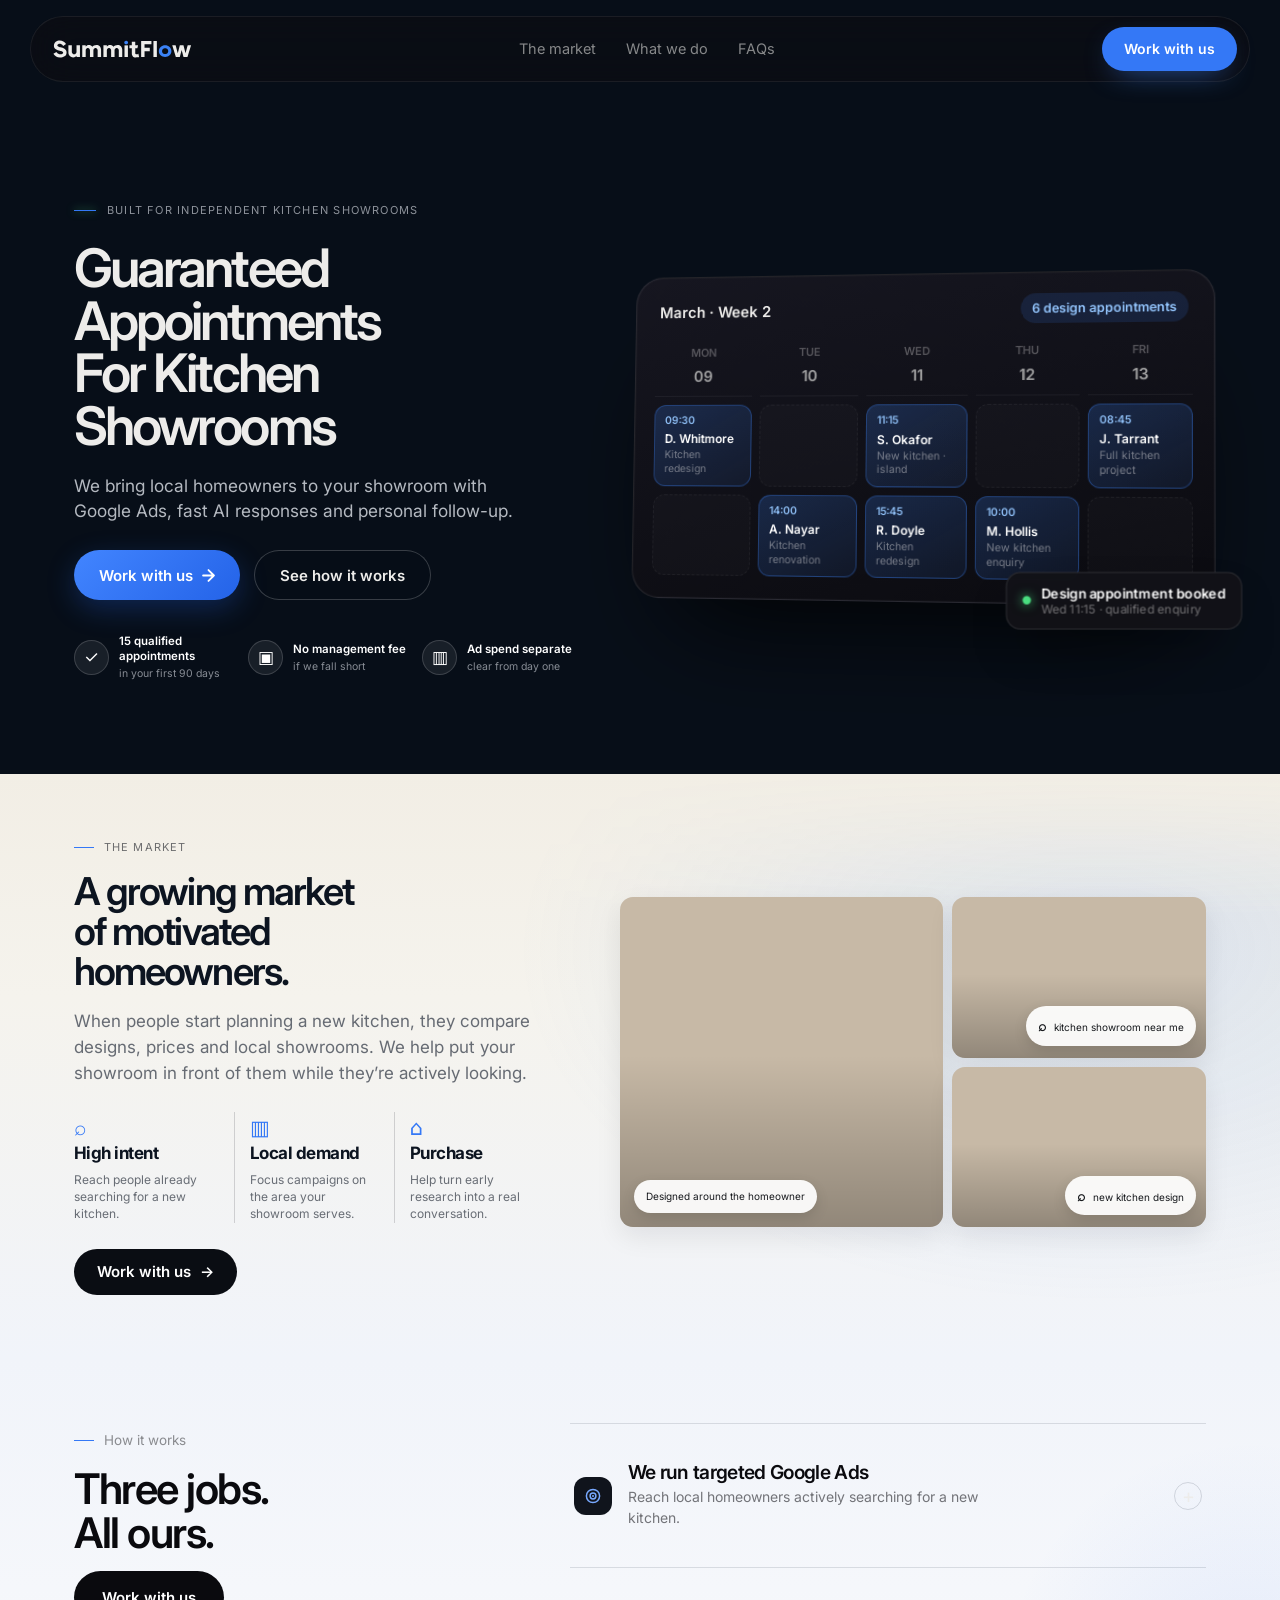
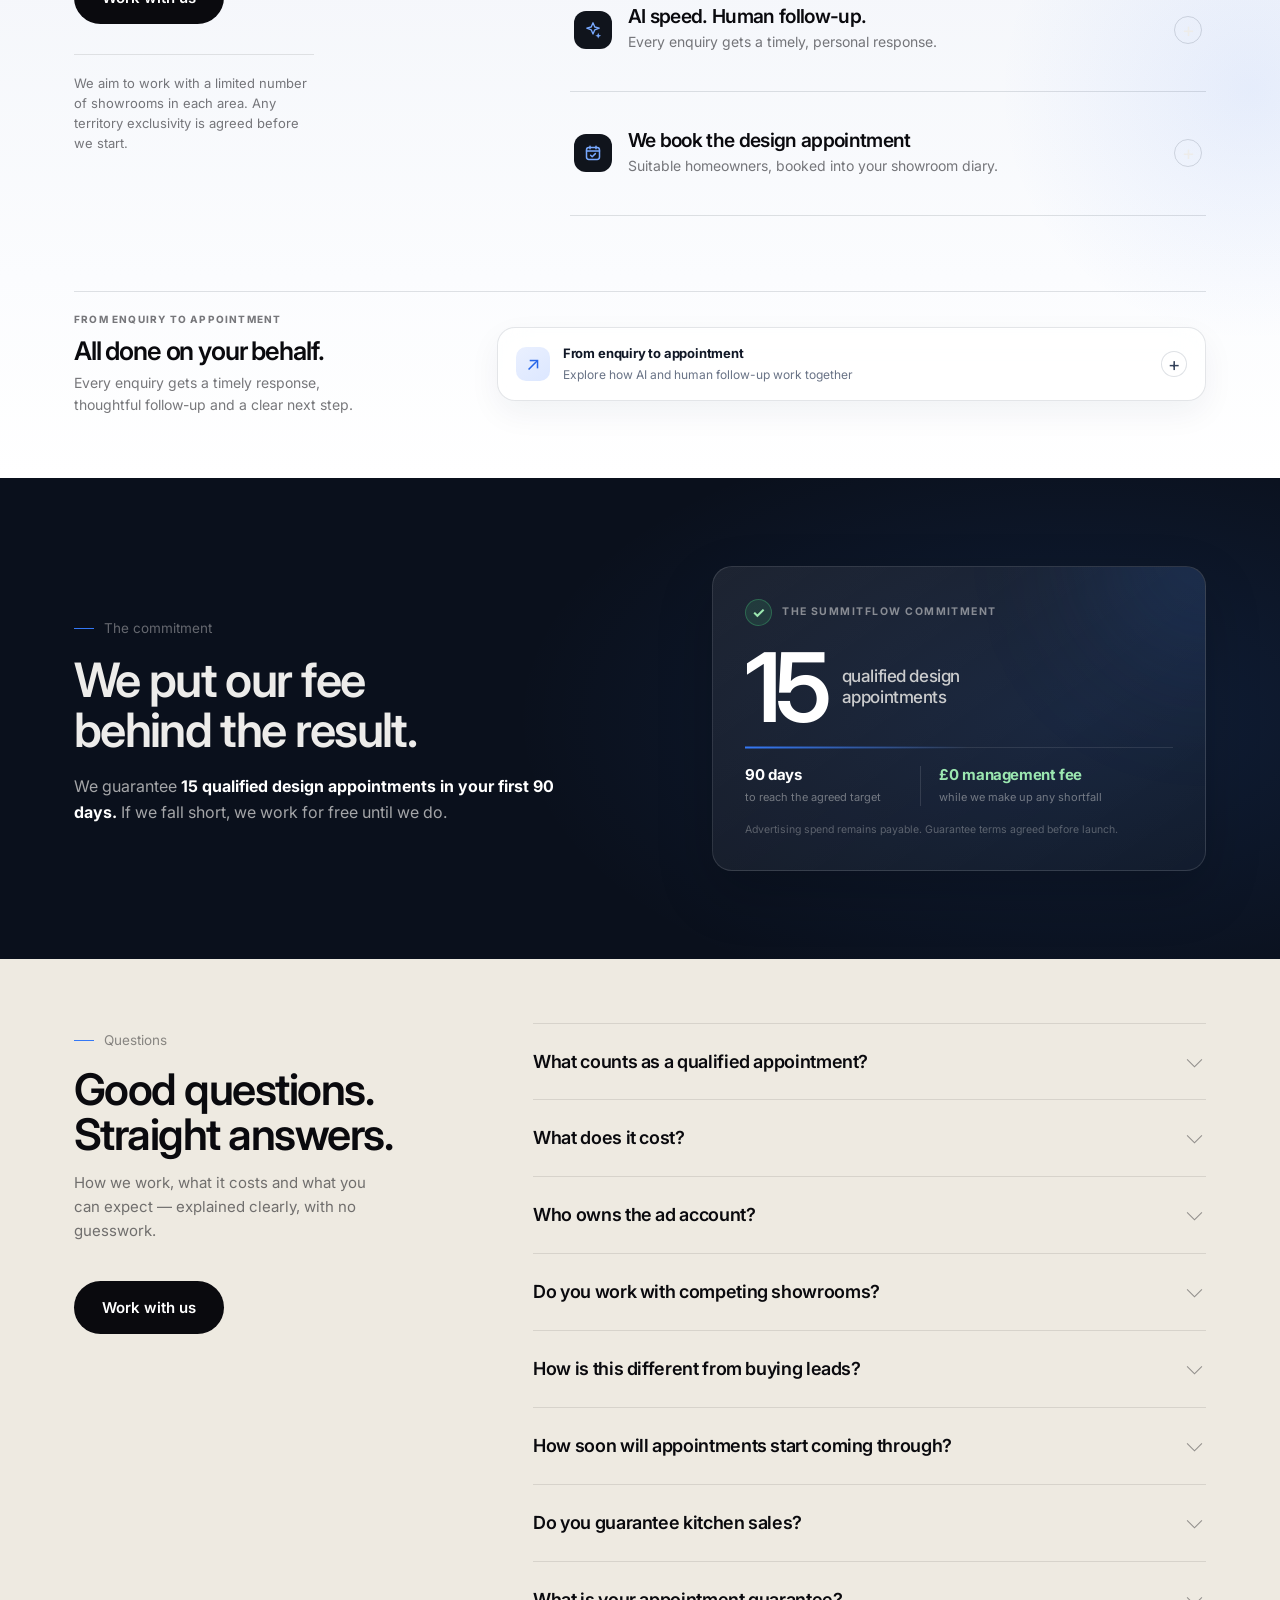
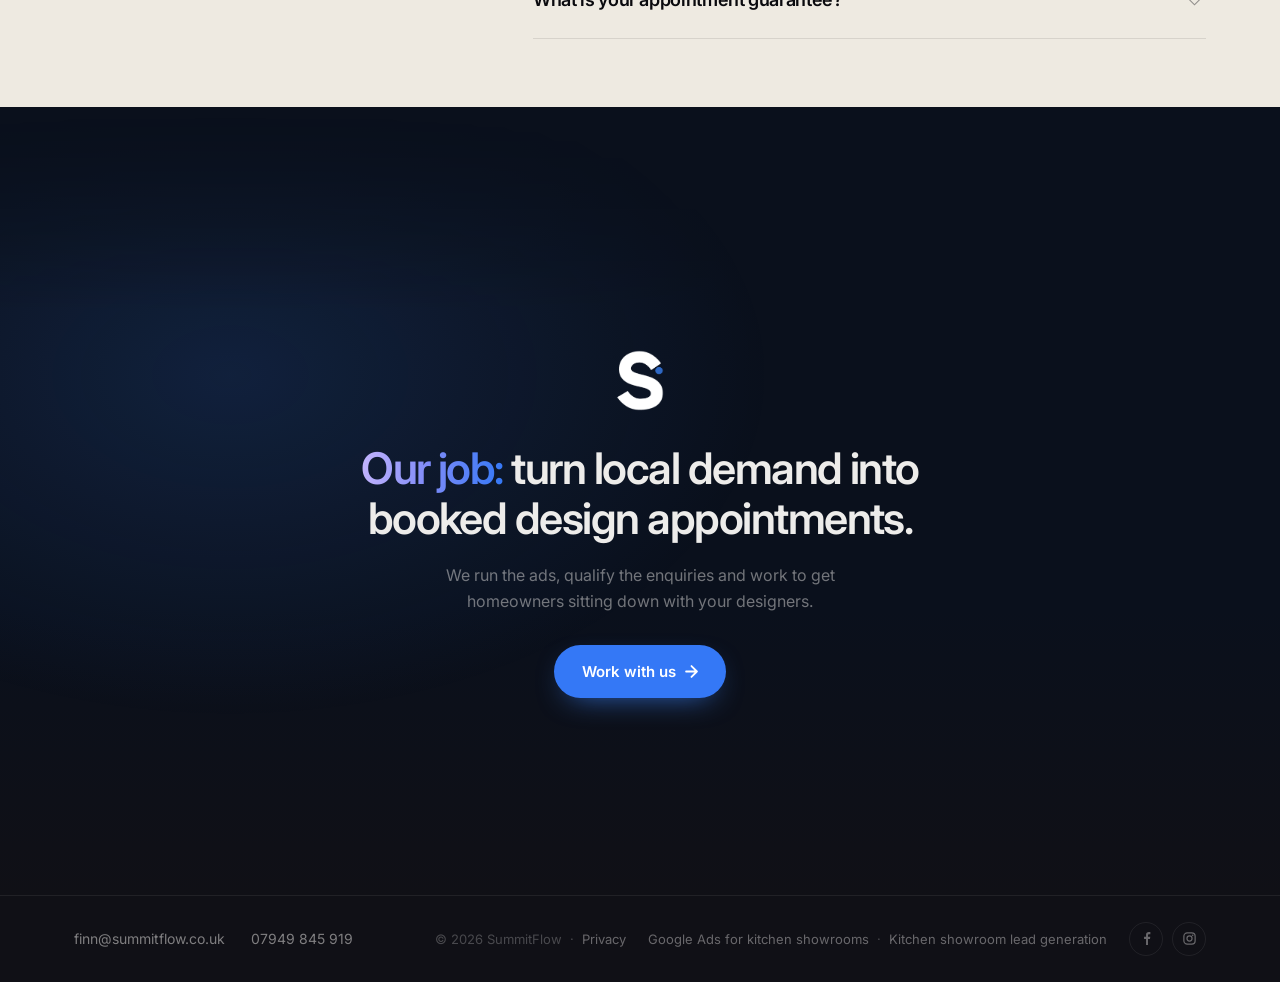
<file: index.html>
<!DOCTYPE html>
<html lang="en">
<head>
<meta charset="UTF-8">
<meta name="viewport" content="width=device-width, initial-scale=1.0">
<meta name="theme-color" content="#0A101C">
<link rel="apple-touch-icon" sizes="180x180" href="/apple-touch-icon.png">
<link rel="icon" type="image/png" sizes="32x32" href="/favicon-32x32.png">
<link rel="icon" type="image/png" sizes="16x16" href="/favicon-16x16.png">
<link rel="manifest" href="/site.webmanifest">
<meta name="facebook-domain-verification" content="frux6ge8btn7j2e1txwthg2arfwqc0" />
<title>Google Ads for Kitchen Showrooms | SummitFlow</title>
<meta name="description" content="SummitFlow helps independent kitchen showrooms generate qualified homeowner enquiries and booked kitchen design appointments through Google Ads and personal follow-up.">
<meta name="robots" content="index, follow, max-image-preview:large">
<link rel="canonical" href="https://summitflow.co.uk/">
<meta property="og:type" content="website">
<meta property="og:site_name" content="SummitFlow">
<meta property="og:title" content="Google Ads for Kitchen Showrooms | SummitFlow">
<meta property="og:description" content="Qualified homeowner enquiries and booked kitchen design appointments for independent kitchen showrooms through Google Ads and personal follow-up.">
<meta property="og:url" content="https://summitflow.co.uk/">
<meta name="twitter:card" content="summary">
<meta name="twitter:title" content="Google Ads for Kitchen Showrooms | SummitFlow">
<meta name="twitter:description" content="Qualified homeowner enquiries and booked kitchen design appointments for independent kitchen showrooms.">
<script type="application/ld+json">
{
  "@context": "https://schema.org",
  "@graph": [
    {
      "@type": "Organization",
      "@id": "https://summitflow.co.uk/#organization",
      "name": "SummitFlow",
      "url": "https://summitflow.co.uk/",
      "email": "finn@summitflow.co.uk",
      "telephone": "+447949845919",
      "sameAs": [
        "https://www.facebook.com/profile.php?id=61572411691102",
        "https://www.instagram.com/summitflow.ai/"
      ]
    },
    {
      "@type": "WebSite",
      "@id": "https://summitflow.co.uk/#website",
      "url": "https://summitflow.co.uk/",
      "name": "SummitFlow",
      "publisher": {
        "@id": "https://summitflow.co.uk/#organization"
      },
      "inLanguage": "en-GB"
    },
    {
      "@type": "Service",
      "@id": "https://summitflow.co.uk/#service",
      "name": "Google Ads and kitchen showroom appointment generation",
      "serviceType": "Google Ads campaign management, homeowner enquiry qualification and kitchen design appointment booking",
      "provider": {
        "@id": "https://summitflow.co.uk/#organization"
      },
      "areaServed": {
        "@type": "Country",
        "name": "United Kingdom"
      },
      "audience": {
        "@type": "BusinessAudience",
        "audienceType": "Independent kitchen showrooms"
      },
      "url": "https://summitflow.co.uk/"
    }
  ]
}
</script>
<link rel="preconnect" href="https://fonts.googleapis.com">
<link rel="preconnect" href="https://fonts.gstatic.com" crossorigin>
<link href="https://fonts.googleapis.com/css2?family=Inter:wght@400;500;600;700&display=swap" rel="stylesheet">
<link rel="stylesheet" href="/summitflow.css">
<noscript></noscript>







</head>

<body>

<!-- NAV -->
<nav class="nav" id="nav">
  <a href="#" class="logo" aria-label="SummitFlow home"><svg viewBox="70.6 53.3 179.3 23.3" fill="currentColor" xmlns="http://www.w3.org/2000/svg" role="img" aria-label="SummitFlow"><g> <path d="M88.16,69.59c0,1.18-0.24,2.18-0.72,2.98c-0.48,0.8-1.12,1.44-1.93,1.92c-0.8,0.48-1.72,0.83-2.76,1.05 c-1.04,0.22-2.1,0.33-3.18,0.33c-1.9,0-3.55-0.44-4.96-1.33c-1.41-0.89-2.57-2.01-3.48-3.38l3.91-2.31 c0.22,0.38,0.49,0.74,0.81,1.08c0.33,0.35,0.69,0.65,1.08,0.92c0.39,0.27,0.82,0.48,1.29,0.65c0.46,0.17,0.93,0.25,1.41,0.25 c0.39,0,0.83-0.02,1.3-0.07c0.47-0.05,0.92-0.15,1.33-0.3c0.41-0.15,0.76-0.35,1.04-0.61c0.28-0.26,0.41-0.6,0.41-1.04 c0-0.37-0.11-0.69-0.34-0.95c-0.23-0.26-0.54-0.48-0.93-0.68c-0.4-0.2-0.86-0.37-1.39-0.5c-0.53-0.14-1.11-0.28-1.72-0.41 c-0.81-0.18-1.66-0.4-2.55-0.67c-0.89-0.27-1.7-0.64-2.44-1.11c-0.74-0.47-1.35-1.09-1.84-1.85c-0.48-0.76-0.73-1.73-0.73-2.92 c0-1.09,0.22-2.05,0.65-2.89c0.43-0.84,1.01-1.53,1.72-2.09c0.71-0.55,1.52-0.97,2.43-1.26c0.91-0.29,1.84-0.43,2.78-0.43 c1.74,0,3.29,0.42,4.66,1.26c1.37,0.84,2.53,1.92,3.48,3.24l-3.7,2.52c-0.18-0.34-0.42-0.67-0.71-1.01 c-0.3-0.34-0.63-0.64-1.01-0.92c-0.38-0.28-0.79-0.5-1.23-0.68c-0.45-0.18-0.92-0.27-1.41-0.27c-0.38,0-0.75,0.05-1.13,0.15 c-0.38,0.1-0.72,0.25-1.02,0.44c-0.31,0.2-0.56,0.44-0.76,0.73c-0.2,0.29-0.3,0.61-0.3,0.96c0,0.32,0.11,0.59,0.33,0.81 c0.22,0.23,0.51,0.42,0.87,0.59c0.37,0.17,0.79,0.32,1.27,0.46c0.48,0.14,1,0.28,1.55,0.41c0.87,0.22,1.77,0.47,2.69,0.76 c0.93,0.29,1.78,0.68,2.55,1.18c0.77,0.5,1.41,1.15,1.91,1.94C87.91,67.36,88.16,68.37,88.16,69.59z"/> <path d="M105.48,75.31h-4.44v-1.54c-0.59,0.65-1.24,1.17-1.95,1.55c-0.71,0.38-1.5,0.58-2.37,0.58s-1.68-0.17-2.43-0.5 c-0.75-0.34-1.4-0.79-1.95-1.38c-0.55-0.58-0.99-1.26-1.32-2.03c-0.33-0.77-0.49-1.6-0.49-2.49v-9.27h4.44v8.41 c0,0.45,0.08,0.87,0.24,1.26c0.16,0.38,0.37,0.73,0.65,1.02c0.28,0.3,0.6,0.53,0.96,0.7c0.37,0.17,0.76,0.25,1.17,0.25 c0.41,0,0.8-0.08,1.17-0.25c0.37-0.17,0.69-0.4,0.98-0.7c0.29-0.3,0.51-0.65,0.67-1.05c0.16-0.4,0.24-0.83,0.24-1.29v-8.35h4.44 V75.31z"/> <path d="M126.95,59.64c0.81,0,1.57,0.17,2.29,0.5c0.72,0.34,1.35,0.79,1.88,1.38c0.53,0.58,0.95,1.26,1.26,2.03 c0.31,0.77,0.46,1.6,0.46,2.49v9.27h-4.44V66.9c0-0.43-0.07-0.85-0.22-1.24c-0.15-0.39-0.35-0.74-0.59-1.04 c-0.25-0.3-0.54-0.53-0.87-0.7c-0.34-0.17-0.69-0.25-1.07-0.25c-0.38,0-0.73,0.09-1.07,0.27c-0.34,0.18-0.63,0.41-0.87,0.71 c-0.25,0.3-0.44,0.64-0.59,1.04c-0.15,0.4-0.22,0.82-0.22,1.27v8.35h-4.44V66.9c0-0.43-0.07-0.85-0.22-1.24 c-0.15-0.39-0.35-0.74-0.6-1.04c-0.25-0.3-0.54-0.53-0.88-0.7c-0.34-0.17-0.69-0.25-1.07-0.25c-0.38,0-0.73,0.09-1.07,0.27 c-0.34,0.18-0.63,0.41-0.88,0.71c-0.25,0.3-0.45,0.64-0.6,1.04c-0.15,0.4-0.22,0.82-0.22,1.27v8.35h-4.44V60.24h4.44l0.03,1.63 c0.51-0.67,1.08-1.21,1.7-1.61c0.62-0.4,1.35-0.61,2.18-0.61c1.07,0,1.99,0.21,2.77,0.62c0.78,0.41,1.42,0.97,1.91,1.66 c0.57-0.65,1.29-1.19,2.16-1.63C124.53,59.86,125.63,59.64,126.95,59.64z"/> <path d="M154.34,59.64c0.81,0,1.57,0.17,2.29,0.5c0.72,0.34,1.35,0.79,1.88,1.38c0.53,0.58,0.95,1.26,1.26,2.03 c0.31,0.77,0.46,1.6,0.46,2.49v9.27h-4.44V66.9c0-0.43-0.07-0.85-0.22-1.24c-0.15-0.39-0.35-0.74-0.59-1.04 c-0.25-0.3-0.54-0.53-0.87-0.7c-0.34-0.17-0.69-0.25-1.07-0.25c-0.38,0-0.73,0.09-1.07,0.27c-0.34,0.18-0.63,0.41-0.87,0.71 c-0.25,0.3-0.44,0.64-0.59,1.04c-0.15,0.4-0.22,0.82-0.22,1.27v8.35h-4.44V66.9c0-0.43-0.07-0.85-0.22-1.24s-0.35-0.74-0.6-1.04 c-0.25-0.3-0.54-0.53-0.88-0.7c-0.34-0.17-0.69-0.25-1.07-0.25c-0.38,0-0.73,0.09-1.07,0.27c-0.34,0.18-0.63,0.41-0.88,0.71 c-0.25,0.3-0.45,0.64-0.6,1.04c-0.15,0.4-0.22,0.82-0.22,1.27v8.35h-4.44V60.24h4.44l0.03,1.63c0.51-0.67,1.08-1.21,1.7-1.61 c0.62-0.4,1.35-0.61,2.18-0.61c1.07,0,1.99,0.21,2.77,0.62c0.78,0.41,1.42,0.97,1.91,1.66c0.57-0.65,1.29-1.19,2.16-1.63 C151.92,59.86,153.02,59.64,154.34,59.64z"/> <path d="M163.16,60.24h4.44v15.07h-4.44V60.24z"/> <path d="M182.08,75.34c-0.43,0.16-1.01,0.29-1.73,0.4c-0.72,0.11-1.73,0.16-3.04,0.16c-0.65,0-1.26-0.12-1.82-0.37 c-0.56-0.25-1.05-0.58-1.47-1.01c-0.41-0.42-0.75-0.92-0.99-1.48c-0.25-0.56-0.37-1.17-0.37-1.82l-0.03-7.14h-3.08v-3.85h3.08v-4.8 h4.44v4.8h3.67l-0.86,3.85h-2.81v6.22c0.02,0.43,0.18,0.8,0.49,1.11c0.31,0.31,0.69,0.46,1.14,0.46c0.77,0,1.33-0.08,1.67-0.25 c0.34-0.17,0.6-0.29,0.76-0.37L182.08,75.34z"/> <path d="M189.1,58.73v4.71h6.78v4.29h-6.78v7.58h-4.38V54.58h13.32v4.15H189.1z"/> <path d="M205.06,54.58v20.73h-4.44V54.58H205.06z"/> <path fill="#3B82F6" d="M215.76,75.3c-1.14,0-2.2-0.2-3.2-0.59c-0.99-0.4-1.86-0.94-2.59-1.63c-0.73-0.69-1.31-1.49-1.74-2.42 c-0.42-0.92-0.63-1.9-0.63-2.93c0-1.05,0.22-2.04,0.65-2.97c0.43-0.93,1.02-1.73,1.76-2.42c0.74-0.68,1.61-1.22,2.59-1.61 c0.98-0.4,2.03-0.59,3.16-0.59c1.12,0,2.18,0.2,3.17,0.61c0.99,0.41,1.86,0.95,2.59,1.64c0.73,0.69,1.31,1.5,1.74,2.42 c0.42,0.92,0.63,1.9,0.63,2.93c0,1.05-0.22,2.03-0.65,2.95c-0.43,0.92-1.02,1.72-1.75,2.4c-0.73,0.68-1.6,1.22-2.59,1.61 C217.91,75.11,216.87,75.3,215.76,75.3z M215.78,63.9c-0.61,0-1.16,0.11-1.64,0.33c-0.49,0.22-0.9,0.51-1.24,0.88 c-0.34,0.37-0.61,0.78-0.8,1.24c-0.19,0.46-0.29,0.92-0.29,1.37c0,0.48,0.09,0.94,0.26,1.39c0.17,0.45,0.43,0.86,0.77,1.22 c0.34,0.37,0.76,0.66,1.26,0.88c0.5,0.22,1.06,0.33,1.68,0.33c0.63,0,1.18-0.11,1.67-0.33c0.49-0.22,0.9-0.51,1.24-0.88 c0.34-0.37,0.6-0.77,0.79-1.22c0.18-0.45,0.28-0.91,0.28-1.39c0-0.46-0.1-0.92-0.29-1.37c-0.19-0.46-0.46-0.87-0.8-1.24 c-0.34-0.37-0.75-0.66-1.24-0.88C216.93,64.01,216.39,63.9,215.78,63.9z"/> <path d="M249.36,60.24l-4.68,15.07h-5.12l-2.4-9.03l-2.4,9.03h-5.12l-4.68-15.07h4.38l2.78,10.1l2.69-10.1h4.68l2.69,10.1 l2.78-10.1H249.36z"/> <path fill="#3B82F6" d="M165.33,58.96c-0.35,0-0.68-0.06-0.98-0.18c-0.3-0.12-0.57-0.29-0.79-0.5c-0.23-0.21-0.4-0.46-0.53-0.74 c-0.13-0.28-0.19-0.58-0.19-0.9c0-0.32,0.07-0.62,0.2-0.91c0.13-0.28,0.31-0.53,0.54-0.74c0.23-0.21,0.49-0.37,0.79-0.49 c0.3-0.12,0.62-0.18,0.97-0.18c0.34,0,0.67,0.06,0.97,0.19c0.3,0.12,0.57,0.29,0.79,0.5s0.4,0.46,0.53,0.74 c0.13,0.28,0.19,0.58,0.19,0.9c0,0.32-0.07,0.62-0.2,0.9c-0.13,0.28-0.31,0.53-0.54,0.74c-0.23,0.21-0.49,0.37-0.79,0.49 C165.99,58.9,165.66,58.96,165.33,58.96z"/> </g></svg></a>
  <ul class="nav-links">
    <li><a href="#market">The market</a></li>
    <li><a href="#offer">What we do</a></li>
    <li><a href="#faq">FAQs</a></li>
  </ul>
  <a href="apply.html" class="btn">Work with us</a>
  <button class="ham" id="ham" aria-label="Menu" aria-expanded="false"><span></span><span></span><span></span></button>
</nav>

<nav class="drawer" id="drawer">
  <a href="#market" onclick="closeD()">The market</a>
  <a href="#offer" onclick="closeD()">What we do</a>
  <a href="#faq" onclick="closeD()">FAQs</a>
  <a href="apply.html" class="btn d-cta">Work with us</a>
</nav>

<!-- ══ HERO ══ -->
<section class="hero">
  <div class="wrap hero-grid">
    <div>
      <div class="pill ha a1"><i></i>Built for independent kitchen showrooms</div>
      <h1 class="h1 ha a2">Guaranteed Appointments For Kitchen Showrooms</h1>
      <p class="lead ha a3">We bring local homeowners to your showroom with Google Ads, fast AI responses and personal follow-up.</p>
      <div class="hero-cta ha a4">
        <a href="apply.html" class="btn">Work with us
          <svg width="13" height="13" viewBox="0 0 12 12" fill="none" aria-hidden="true"><path d="M1 6h10M6 1l5 5-5 5" stroke="currentColor" stroke-width="1.7" stroke-linecap="round" stroke-linejoin="round"/></svg>
        </a>
        <a href="#offer" class="btn btn--ghost">See how it works</a>
      </div>
      <div class="hero-benefits ha a5">
        <div><span class="benefit-icon">✓</span><p><strong>15 qualified appointments</strong><small>in your first 90 days</small></p></div>
        <div><span class="benefit-icon">▣</span><p><strong>No management fee</strong><small>if we fall short</small></p></div>
        <div><span class="benefit-icon">▥</span><p><strong>Ad spend separate</strong><small>clear from day one</small></p></div>
      </div>
    </div>

    <div class="diary-stage ha a6">
      <div class="diary" role="img" aria-label="Illustrative week in a kitchen showroom diary with booked design appointments">
        <div class="d-top">
          <span class="d-month">March &middot; Week 2</span>
          <span class="d-count">6 design appointments</span>
        </div>
        <div class="d-days">
          <div class="d-col">
            <div class="d-dow">MON<b>09</b></div>
            <div class="appt"><span class="t">09:30</span><span class="n">D. Whitmore</span><span class="p">Kitchen redesign</span></div>
            <div class="slot"></div>
          </div>
          <div class="d-col">
            <div class="d-dow">TUE<b>10</b></div>
            <div class="slot"></div>
            <div class="appt"><span class="t">14:00</span><span class="n">A. Nayar</span><span class="p">Kitchen renovation</span></div>
          </div>
          <div class="d-col">
            <div class="d-dow">WED<b>11</b></div>
            <div class="appt appt--new"><span class="t">11:15</span><span class="n">S. Okafor</span><span class="p">New kitchen &middot; island</span></div>
            <div class="appt"><span class="t">15:45</span><span class="n">R. Doyle</span><span class="p">Kitchen redesign</span></div>
          </div>
          <div class="d-col">
            <div class="d-dow">THU<b>12</b></div>
            <div class="slot"></div>
            <div class="appt"><span class="t">10:00</span><span class="n">M. Hollis</span><span class="p">New kitchen enquiry</span></div>
          </div>
          <div class="d-col">
            <div class="d-dow">FRI<b>13</b></div>
            <div class="appt"><span class="t">08:45</span><span class="n">J. Tarrant</span><span class="p">Full kitchen project</span></div>
            <div class="slot"></div>
          </div>
        </div>
      </div>
      <div class="d-toast">
        <span class="dot"></span>
        <p>Design appointment booked<small>Wed 11:15 &middot; qualified enquiry</small></p>
      </div>
    </div>
  </div>
</section>

<!-- ══ MARKET ══ -->
<section class="market market-redesign market-gradient" id="market">
  <div class="wrap market-layout">
    <div class="market-copy rv">
      <p class="eyebrow">The market</p>
      <h2 class="h2">A growing market of motivated homeowners.</h2>
      <p class="market-lead">When people start planning a new kitchen, they compare designs, prices and local showrooms. We help put your showroom in front of them while they’re actively looking.</p>
      <div class="market-signals">
        <div><span class="signal-icon">⌕</span><strong>High intent</strong><p>Reach people already searching for a new kitchen.</p></div>
        <div><span class="signal-icon">▥</span><strong>Local demand</strong><p>Focus campaigns on the area your showroom serves.</p></div>
        <div><span class="signal-icon">⌂</span><strong>Purchase</strong><p>Help turn early research into a real conversation.</p></div>
      </div>
      <a href="apply.html" class="btn btn--dark">Work with us <span aria-hidden="true">→</span></a>
    </div>
    <div class="kitchen-gallery rv dl1" aria-label="Examples of contemporary kitchen styles">
      <div class="kitchen-photo kitchen-photo--large"><span class="photo-label">Designed around the homeowner</span></div>
      <div class="kitchen-photo kitchen-photo--top"><span class="search-chip"><b>⌕</b> kitchen showroom near me</span></div>
      <div class="kitchen-photo kitchen-photo--bottom"><span class="search-chip"><b>⌕</b> new kitchen design</span></div>
    </div>
  </div>
</section>

<!-- ══ WHAT YOU GET ══ -->
<section class="sect sect--air on-paper" id="offer">
  <div class="wrap split">
    <div class="sticky-head rv">
      <p class="eyebrow">How it works</p>
      <h2 class="h2" style="max-width:11ch;margin-bottom:20px;">Three jobs. All ours.</h2>
      <a href="apply.html" class="btn btn--dark">Work with us</a>
      <p class="offer-note">We aim to work with a limited number of showrooms in each area. Any territory exclusivity is agreed before we start.</p>
    </div>

    <div class="rows">
      <div class="row-item row-item--dropdown rv dl1">
        <details class="row-accordion">
          <summary>
            <span class="row-ic" aria-hidden="true"><svg width="18" height="18" viewBox="0 0 18 18" fill="none"><circle cx="9" cy="9" r="6.6" stroke="currentColor" stroke-width="1.5"/><circle cx="9" cy="9" r="2.9" stroke="currentColor" stroke-width="1.5"/><circle cx="9" cy="9" r="1" fill="currentColor"/></svg></span>
            <span class="row-accordion-copy"><h3>We run targeted Google Ads</h3><p class="accordion-sub">Reach local homeowners actively searching for a new kitchen.</p></span>
            <span class="accordion-chevron" aria-hidden="true">+</span>
          </summary>
          <div class="accordion-body"><p>We build campaigns around relevant local searches, helping your showroom appear when homeowners are actively researching their next kitchen.</p></div>
        </details>
      </div>
      <div class="row-item row-item--dropdown rv dl2">
        <details class="row-accordion">
          <summary>
            <span class="row-ic" aria-hidden="true"><svg width="18" height="18" viewBox="0 0 18 18" fill="none"><path d="M9 1.8 10.8 6l4.4 1.2-4.4 1.6L9 13l-1.8-4.2L2.8 7.2 7.2 6 9 1.8Z" stroke="currentColor" stroke-width="1.35" stroke-linejoin="round"/><path d="m14.2 11.8.9 2.1 2.1.8-2.1.8-.9 2-.8-2-2.1-.8 2.1-.8.8-2.1Z" fill="currentColor"/></svg></span>
            <span class="row-accordion-copy"><h3>AI speed. Human follow-up.</h3><p class="accordion-sub">Every enquiry gets a timely, personal response.</p></span>
            <span class="accordion-chevron" aria-hidden="true">+</span>
          </summary>
          <div class="accordion-body"><p>AI helps respond quickly, while human follow-up understands the homeowner’s plans and checks suitability before moving them towards a design appointment.</p></div>
        </details>
      </div>
      <div class="row-item row-item--dropdown rv dl3">
        <details class="row-accordion">
          <summary>
            <span class="row-ic" aria-hidden="true"><svg width="18" height="18" viewBox="0 0 18 18" fill="none"><rect x="2.5" y="3.5" width="13" height="12" rx="2.4" stroke="currentColor" stroke-width="1.5"/><path d="M2.5 7h13M6 2.2v2.6M12 2.2v2.6" stroke="currentColor" stroke-width="1.5" stroke-linecap="round"/><path d="m6.6 11.2 1.6 1.6 3.2-3.2" stroke="currentColor" stroke-width="1.5" stroke-linecap="round" stroke-linejoin="round"/></svg></span>
            <span class="row-accordion-copy"><h3>We book the design appointment</h3><p class="accordion-sub">Suitable homeowners, booked into your showroom diary.</p></span>
            <span class="accordion-chevron" aria-hidden="true">+</span>
          </summary>
          <div class="accordion-body"><p>We follow up with interested homeowners and work to book qualified design appointments directly into your diary — not just hand over a list of leads to chase.</p></div>
        </details>
      </div>
    </div>
    <div class="followup-bottom followup-bottom--clean rv">
      <div class="followup-bottom-intro">
        <span class="followup-bottom-kicker">FROM ENQUIRY TO APPOINTMENT</span>
        <h3>All done on your behalf.</h3>
        <p>Every enquiry gets a timely response, thoughtful follow-up and a clear next step.</p>
      </div>
      <details class="followup-details followup-details--premium">
        <summary class="followup-summary followup-summary--premium">
          <span class="summary-icon" aria-hidden="true">↗</span>
          <span class="summary-copy"><strong>From enquiry to appointment</strong><small>Explore how AI and human follow-up work together</small></span>
          <span class="summary-toggle" aria-hidden="true">+</span>
        </summary>
        <div class="followup-visual followup-visual--clean" aria-label="Google Ads enquiries move through AI response and human follow-up to a booked appointment">
          <div class="followup-flow">
          <div class="followup-node"><div class="mini-icon"><svg width="15" height="15" viewBox="0 0 18 18" fill="none" aria-hidden="true"><path d="M9 1.8 10.8 6l4.4 1.2-4.4 1.6L9 13l-1.8-4.2L2.8 7.2 7.2 6 9 1.8Z" stroke="currentColor" stroke-width="1.4" stroke-linejoin="round"/></svg></div><strong>AI response</strong><span>Fast first contact</span></div>
          <div class="flow-arrow" aria-hidden="true">→</div>
          <div class="followup-node"><div class="mini-icon"><svg width="15" height="15" viewBox="0 0 18 18" fill="none" aria-hidden="true"><path d="M3 3.5h12v8H8l-3.5 3v-3H3z" stroke="currentColor" stroke-width="1.4" stroke-linejoin="round"/><path d="M6 6.5h6M6 8.8h4" stroke="currentColor" stroke-width="1.3" stroke-linecap="round"/></svg></div><strong>Human follow-up</strong><span>Plans and suitability checked</span></div>
          <div class="flow-arrow" aria-hidden="true">→</div>
          <div class="followup-node followup-node--booked"><div class="mini-icon"><svg width="15" height="15" viewBox="0 0 18 18" fill="none" aria-hidden="true"><rect x="2.5" y="3.5" width="13" height="12" rx="2" stroke="currentColor" stroke-width="1.4"/><path d="M6 2.5v2M12 2.5v2M5.5 9l2 2 4-4" stroke="currentColor" stroke-width="1.4" stroke-linecap="round" stroke-linejoin="round"/></svg></div><strong>Booked appointment</strong><span>Added to your diary</span></div>
        </div>
          <div class="followup-foot followup-foot--clean"><span class="done-check" aria-hidden="true">✓</span><b>All done on your behalf.</b></div>
        </div>
      </details>
    </div>
  </div>
</section>

<!-- ══ GUARANTEE ══ -->
<section class="sect sect--tight field-navy guarantee-section" id="guarantee">
  <div class="wrap guarantee-grid">
    <div class="guarantee-copy rv">
      <p class="eyebrow">The commitment</p>
      <h2 class="h2">We put our fee behind the result.</h2>
      <p class="lead">We guarantee <strong>15 qualified design appointments in your first 90 days.</strong> If we fall short, we work for free until we do.</p>
    </div>
    <div class="guarantee-card rv dl1" aria-label="Appointment guarantee: 15 qualified design appointments in 90 days">
      <div class="guarantee-card-top"><span class="guarantee-symbol" aria-hidden="true">✓</span><span>THE SUMMITFLOW COMMITMENT</span></div>
      <div class="guarantee-number"><strong>15</strong><span>qualified design<br>appointments</span></div>
      <div class="guarantee-rule"><span></span></div>
      <div class="guarantee-card-bottom"><div><b>90 days</b><small>to reach the agreed target</small></div><div class="guarantee-protection"><b>£0 management fee</b><small>while we make up any shortfall</small></div></div>
      <p class="guarantee-disclaimer">Advertising spend remains payable. Guarantee terms agreed before launch.</p>
    </div>
  </div>
</section>

<!-- ══ FAQ ══ -->
<section class="sect sect--air on-paper-2" id="faq">
  <div class="wrap split split--faq">
    <div class="sticky-head rv">
      <p class="eyebrow">Questions</p>
      <h2 class="h2" style="max-width:13ch;margin-bottom:18px;">Good questions. Straight answers.</h2>
      <p class="lead faq-intro">How we work, what it costs and what you can expect — explained clearly, with no guesswork.</p>
      <a href="apply.html" class="btn btn--dark">Work with us</a>
    </div>
    <div>
      <details class="q rv dl1">
        <summary>What counts as a qualified appointment?</summary>
        <div class="q-body"><p>A suitable homeowner who is actively considering a new kitchen, fits the criteria agreed with your showroom and has booked a design appointment. We’ll define the qualification criteria with you before launch.</p></div>
      </details>
      <details class="q rv dl1">
        <summary>What does it cost?</summary>
        <div class="q-body"><p>You pay a management fee plus your advertising budget. Your ad spend goes directly to the platform. We’ll discuss the recommended budget and management fee based on your showroom and objectives.</p></div>
      </details>
      <details class="q rv dl2">
        <summary>Who owns the ad account?</summary>
        <div class="q-body"><p>Your campaigns are managed through an advertising account you control. You retain access to your campaigns and their data.</p></div>
      </details>
      <details class="q rv dl2">
        <summary>Do you work with competing showrooms?</summary>
        <div class="q-body"><p>We aim to limit the number of showrooms we work with in a given area. Any exclusivity, including the territory it covers, must be agreed explicitly before work begins.</p></div>
      </details>
      <details class="q rv dl2">
        <summary>How is this different from buying leads?</summary>
        <div class="q-body"><p>We’re focused on more than generating enquiries. We follow up with potential customers and work to get suitable design appointments booked into your diary, rather than leaving you with a list of people to chase.</p></div>
      </details>
      <details class="q rv dl3">
        <summary>How soon will appointments start coming through?</summary>
        <div class="q-body"><p>The first stage involves setting up the campaigns, tracking and enquiry-handling process. Timing depends on your market, advertising budget and campaign performance, so we’ll set expectations based on your specific situation.</p></div>
      </details>
      <details class="q rv dl3">
        <summary>Do you guarantee kitchen sales?</summary>
        <div class="q-body"><p>No. The offer is based on an agreed number of qualified appointments, not sales. Whether an appointment becomes a sale depends on the homeowner’s requirements, your pricing, your design process and your sales team.</p></div>
      </details>
      <details class="q rv dl3">
        <summary>What is your appointment guarantee?</summary>
        <div class="q-body"><p>The current offer is 15 qualified design appointments within the first 90 days. If we don’t deliver, we continue managing the campaigns without our management fee until the agreed target is reached, subject to the agreed terms. Advertising spend is separate.</p></div>
      </details>
    </div>
  </div>
</section>

<!-- ══ MISSION ══ -->
<section class="mission" id="mission">
  <div class="wrap mission-in">
    <span class="mark mission-mark rv" role="img" aria-label="SummitFlow"></span>
    <p class="mission-line rv dl1"><span class="grad">Our job:</span> turn local demand into booked design appointments.</p>
    <p class="mission-sub rv dl2">We run the ads, qualify the enquiries and work to get homeowners sitting down with your designers.</p>
    <a href="apply.html" class="btn mission-cta rv dl3">Work with us
      <svg width="13" height="13" viewBox="0 0 12 12" fill="none" aria-hidden="true"><path d="M1 6h10M6 1l5 5-5 5" stroke="currentColor" stroke-width="1.7" stroke-linecap="round" stroke-linejoin="round"/></svg>
    </a>
  </div>
</section>


<!-- FOOTER -->
<footer>
  <div class="wrap f-bar">
    <div class="f-contact">
      <a href="mailto:finn@summitflow.co.uk">finn@summitflow.co.uk</a>
      <a href="tel:07949845919">07949 845 919</a>
    </div>
    <div class="f-right">
      <p class="f-legal">&copy; 2026 SummitFlow &nbsp;&middot;&nbsp; <a href="/privacy.html">Privacy</a></p><nav class="f-legal" aria-label="Services"><a href="/google-ads-kitchen-showrooms.html">Google Ads for kitchen showrooms</a> &nbsp;&middot;&nbsp; <a href="/kitchen-showroom-lead-generation.html">Kitchen showroom lead generation</a></nav>
      <div class="f-soc">
        <a href="https://www.facebook.com/profile.php?id=61572411691102" class="soc" target="_blank" rel="noopener" aria-label="Facebook">
          <svg width="15" height="15" viewBox="0 0 16 16" fill="currentColor" aria-hidden="true"><path d="M9.6 15V8.6h2.1l.3-2.5H9.6V4.6c0-.7.2-1.2 1.2-1.2h1.3V1.1C11.9 1.1 11.2 1 10.4 1 8.7 1 7.5 2 7.5 4v2.1H5.4v2.5h2.1V15h2.1Z"/></svg>
        </a>
        <a href="https://www.instagram.com/summitflow.ai/" class="soc" target="_blank" rel="noopener" aria-label="Instagram">
          <svg width="15" height="15" viewBox="0 0 16 16" fill="none" aria-hidden="true"><rect x="2" y="2" width="12" height="12" rx="3.6" stroke="currentColor" stroke-width="1.3"/><circle cx="8" cy="8" r="2.7" stroke="currentColor" stroke-width="1.3"/><circle cx="11.4" cy="4.6" r=".85" fill="currentColor"/></svg>
        </a>
      </div>
    </div>
  </div>
</footer>

<script>
/* the two routes - one switch, one track */
(function(){
  const sw=document.querySelector('.race-switch');
  if(!sw)return;
  const btns=[...sw.querySelectorAll('.rs')],
        glide=sw.querySelector('.rs-glide'),
        tracks=btns.map(b=>document.getElementById(b.getAttribute('aria-controls')));

  function moveGlide(){
    const b=btns.find(x=>x.getAttribute('aria-selected')==='true');
    glide.style.width=b.offsetWidth+'px';
    glide.style.transform='translateX('+(b.offsetLeft-4)+'px)';
  }

  function play(t){
    t.classList.remove('on');
    void t.offsetWidth;          /* restart the stagger */
    t.classList.add('on');
  }

  function select(i){
    btns.forEach((b,n)=>{
      const on=n===i;
      b.setAttribute('aria-selected',on);
      b.tabIndex=on?0:-1;
      tracks[n].hidden=!on;
      if(on)play(tracks[n]); else tracks[n].classList.remove('on');
    });
    moveGlide();
  }

  btns.forEach((b,i)=>{
    b.addEventListener('click',()=>select(i));
    b.addEventListener('keydown',e=>{
      if(e.key!=='ArrowRight'&&e.key!=='ArrowLeft')return;
      e.preventDefault();
      const n=(i+(e.key==='ArrowRight'?1:-1)+btns.length)%btns.length;
      select(n); btns[n].focus();
    });
  });

  addEventListener('resize',moveGlide,{passive:true});
  moveGlide();

  /* first track runs itself once the section is on screen */
  const race=document.querySelector('.race');
  tracks[0].classList.remove('on');
  new IntersectionObserver((es,o)=>es.forEach(e=>{
    if(!e.isIntersecting)return;
    play(tracks[0]); o.disconnect();
  }),{threshold:.3}).observe(race);
})();

/* nav */
const ham=document.getElementById('ham'),drawer=document.getElementById('drawer'),nav=document.getElementById('nav');
ham.addEventListener('click',()=>{
  const o=ham.classList.toggle('open');
  drawer.classList.toggle('open',o);
  ham.setAttribute('aria-expanded',o);
  document.body.style.overflow=o?'hidden':'';
});
function closeD(){ham.classList.remove('open');drawer.classList.remove('open');ham.setAttribute('aria-expanded','false');document.body.style.overflow='';}
document.addEventListener('click',e=>{if(drawer.classList.contains('open')&&!drawer.contains(e.target)&&!ham.contains(e.target))closeD();});
document.addEventListener('keydown',e=>{if(e.key==='Escape')closeD();});
addEventListener('scroll',()=>nav.classList.toggle('scrolled',scrollY>16),{passive:true});

/* reveal */
const io=new IntersectionObserver(es=>es.forEach(e=>{if(e.isIntersecting){
  e.target.classList.add('in');
  io.unobserve(e.target);
}}),{threshold:.06,rootMargin:'0px 0px -40px 0px'});
document.querySelectorAll('.rv').forEach(el=>io.observe(el));

/* nav mirrors where you are on the page */
(function(){
  const links=[...document.querySelectorAll('.nav-links a')];
  const map=links.map(a=>({a,sec:document.querySelector(a.getAttribute('href'))})).filter(o=>o.sec);
  if(!map.length)return;
  let queued=false;
  function spy(){
    const y=scrollY+150;let cur=null;
    map.forEach(o=>{if(o.sec.offsetTop<=y)cur=o;});
    links.forEach(a=>a.classList.remove('active'));
    if(cur&&scrollY>60)cur.a.classList.add('active');
  }
  addEventListener('scroll',()=>{
    if(queued)return;queued=true;
    requestAnimationFrame(()=>{spy();queued=false;});
  },{passive:true});
  spy();
})();

/* FAQ opens and closes at a readable speed, one at a time */
(function(){
  const qs=[...document.querySelectorAll('.q')];
  function shut(d){
    const b=d.querySelector('.q-body');if(!b)return;
    b.style.height=b.scrollHeight+'px';
    requestAnimationFrame(()=>{b.style.height='0px';});
    b.addEventListener('transitionend',()=>{if(b.style.height==='0px')d.open=false;},{once:true});
    setTimeout(()=>{if(b.style.height==='0px')d.open=false;},420);
  }
  qs.forEach(d=>{
    const sum=d.querySelector('summary'),body=d.querySelector('.q-body');
    if(!sum||!body)return;
    sum.addEventListener('click',ev=>{
      ev.preventDefault();
      if(d.open){shut(d);return;}
      qs.forEach(o=>{if(o!==d&&o.open)shut(o);});
      d.open=true;
      body.style.height='0px';
      requestAnimationFrame(()=>{body.style.height=body.scrollHeight+'px';});
      body.addEventListener('transitionend',()=>{if(d.open)body.style.height='auto';},{once:true});
    });
  });
})();

</script>
</body>
</html>
</file>
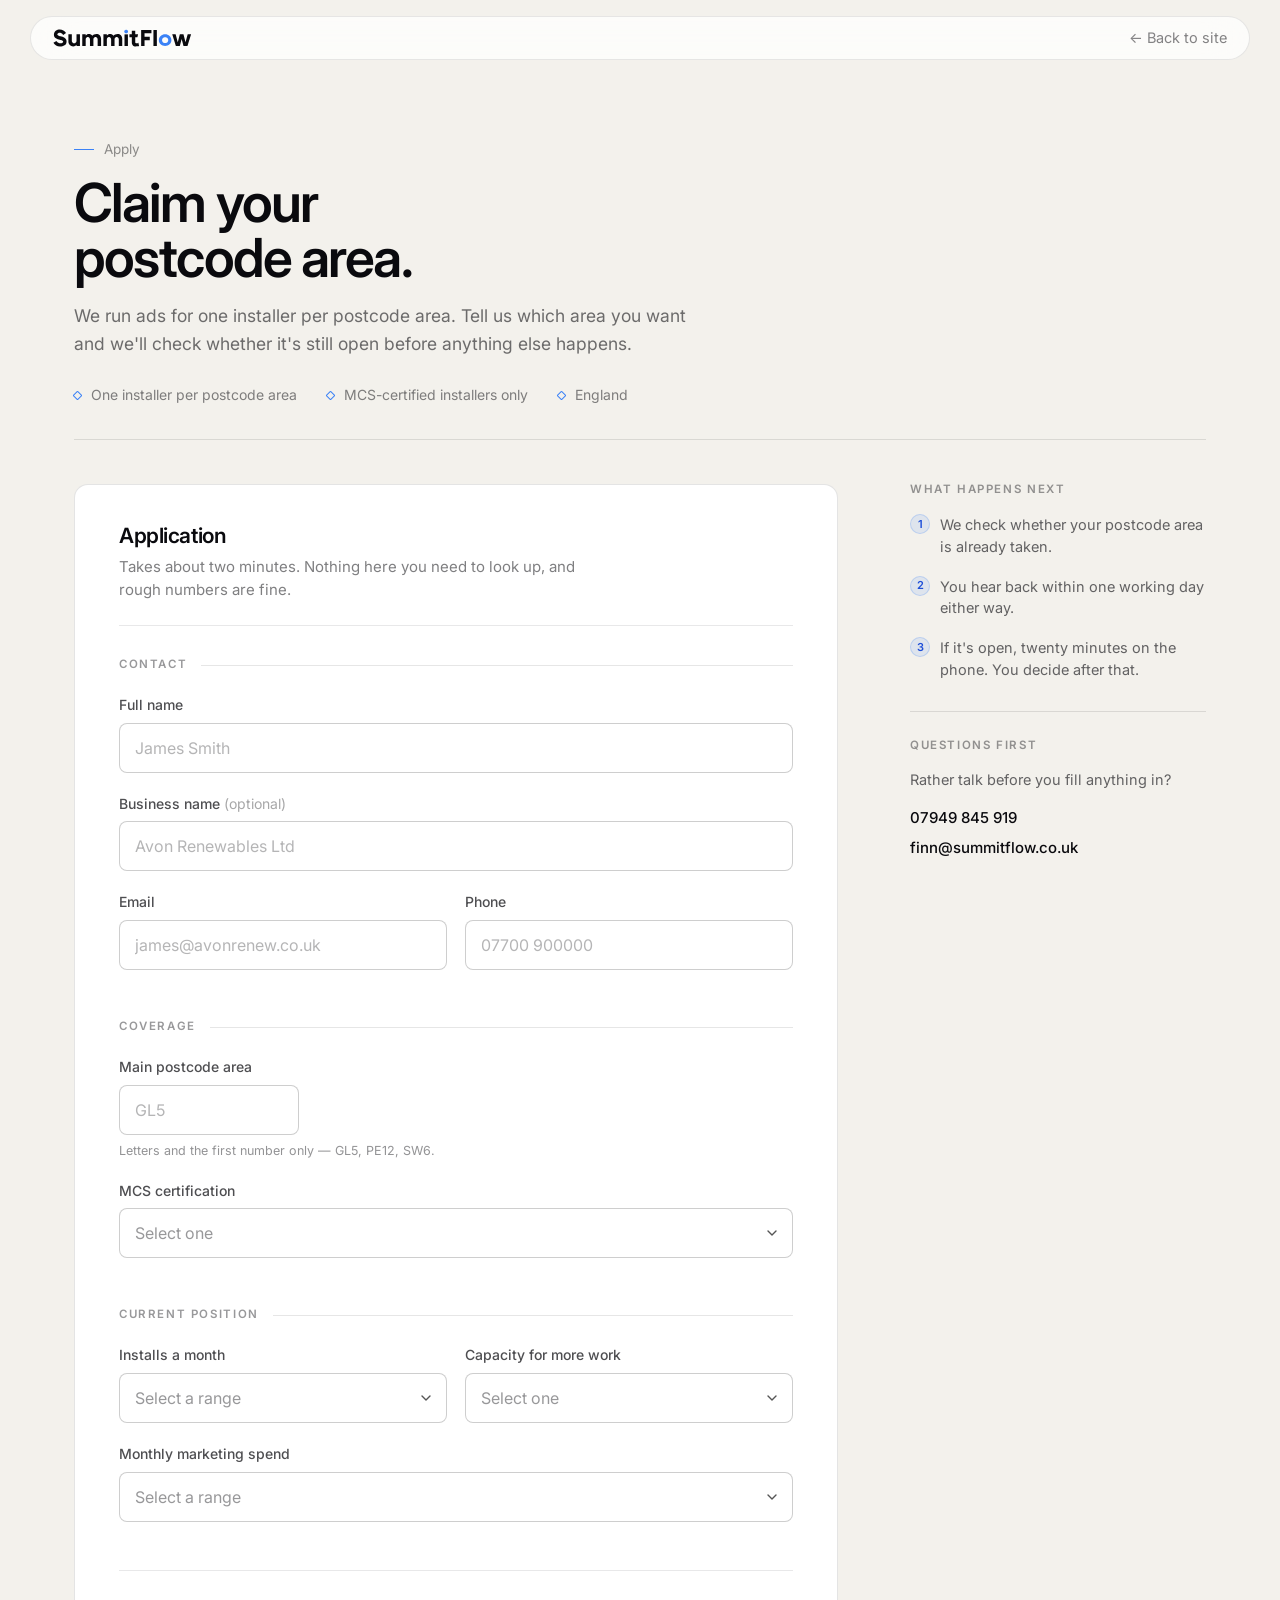
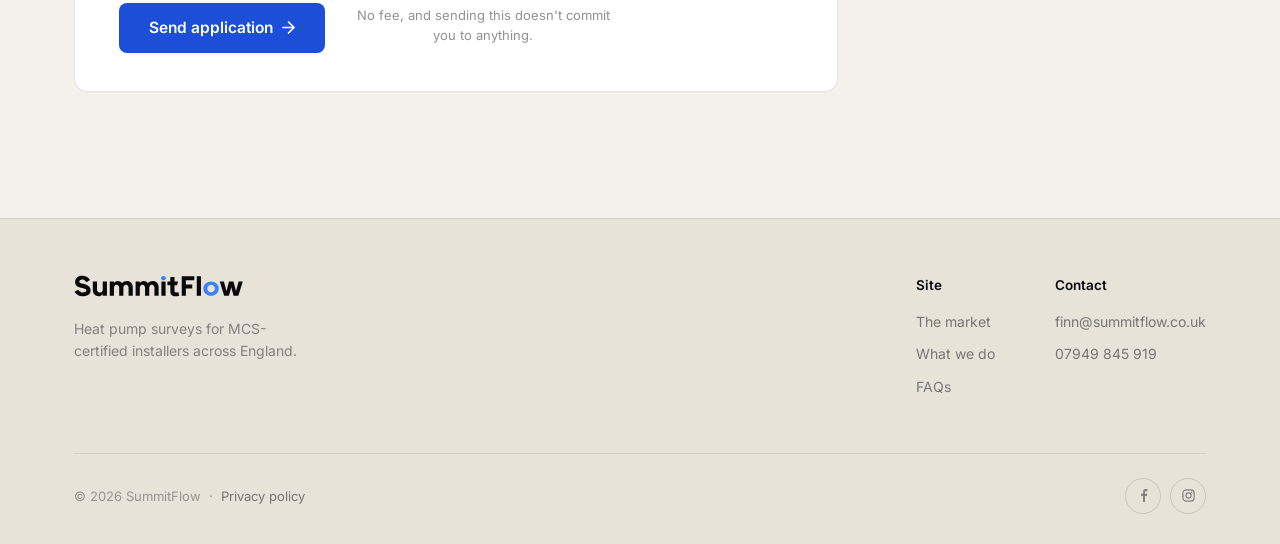
<file: apply (17).html>
<!DOCTYPE html>
<html lang="en" class="light">
<head>
<meta charset="UTF-8">
<meta name="viewport" content="width=device-width, initial-scale=1.0">
<title>Work with SummitFlow - check if your area is open</title>
<meta name="description" content="Apply for your postcode area. One MCS-certified heat pump installer per area, across England.">
<link rel="preconnect" href="https://fonts.googleapis.com">
<link rel="preconnect" href="https://fonts.gstatic.com" crossorigin>
<link href="https://fonts.googleapis.com/css2?family=Inter:wght@400;500;600;700&display=swap" rel="stylesheet">
<style>

:root{
  --ink:#07070A;
  --navy:#0A101C;
  --panel:#101016;
  --paper:#F3F1EC;
  --paper-2:#E7E3D9;

  --text:#EDECEA;
  --mute:rgba(237,236,234,0.46);
  --mute-d:rgba(10,10,14,0.55);

  --blue:#3B82F6;
  --blue-deep:#1D4ED8;
  --blue-pale:#93C5FD;
  --green:#4ADE80;
  --green-dim:rgba(74,222,128,.13);
  --green-line:rgba(74,222,128,.30);
  --rose:#FB7185;
  --rose-dim:rgba(251,113,133,.10);
  --rose-line:rgba(251,113,133,.26);

  --line:rgba(255,255,255,0.07);
  --line-2:rgba(255,255,255,0.13);
  --line-d:rgba(10,10,14,0.10);

  --r-s:10px;
  --r:20px;
  --r-l:28px;

  --px:56px;
  --shell:1220px;
  --gutter:max(var(--px), calc((100vw - var(--shell)) / 2 + var(--px)));

  --air:150px;
  --mid:104px;
  --tight:66px;


}
*,*::before,*::after{margin:0;padding:0;box-sizing:border-box;}
html{scroll-behavior:smooth;background:var(--ink);overflow-x:hidden;-webkit-text-size-adjust:100%;text-size-adjust:100%;}
body{background:var(--ink);color:var(--text);font-family:'Inter',system-ui,-apple-system,sans-serif;line-height:1.55;-webkit-font-smoothing:antialiased;overflow-x:hidden;}
a{color:inherit;text-decoration:none;}
:focus-visible{outline:2px solid var(--blue);outline-offset:3px;border-radius:6px;}
img{max-width:100%;display:block;}

h1,h2,h3{font-weight:600;letter-spacing:-0.035em;line-height:1.02;text-wrap:balance;}
section[id]{scroll-margin-top:98px;}
.h1{font-size:clamp(36px,6.8vw,86px);}
.h2{font-size:clamp(28px,4.3vw,58px);}
.mega{font-size:clamp(62px,9.4vw,136px);font-weight:600;letter-spacing:-0.05em;line-height:.88;white-space:nowrap;}
.lead{font-size:clamp(15.5px,1.35vw,19px);color:var(--mute);line-height:1.6;max-width:44ch;}
.micro{font-size:12.5px;color:rgba(237,236,234,.32);}
.on-paper .lead,.on-paper-2 .lead{color:var(--mute-d);}
.on-paper .micro,.on-paper-2 .micro{color:rgba(10,10,14,.4);}

.btn{
  display:inline-flex;align-items:center;gap:9px;
  background:var(--blue);color:#fff;font-size:15px;font-weight:600;
  padding:15px 28px;border-radius:999px;
  transition:background .18s,transform .18s;
  box-shadow:0 10px 30px -14px rgba(59,130,246,.9);white-space:nowrap;
}
.btn:hover{background:var(--blue-deep);transform:translateY(-1px);}
.btn--dark{background:#0A0A0E;box-shadow:none;}
.btn--dark:hover{background:var(--blue);}
.btn--ghost{background:transparent;border:1px solid var(--line-2);box-shadow:none;color:var(--text);}
.btn--ghost:hover{background:rgba(255,255,255,.05);}

/* ══ NAV ══ */
.nav{
  position:fixed;top:16px;left:50%;transform:translateX(-50%);z-index:300;
  width:calc(100% - 32px);max-width:1220px;
  display:flex;align-items:center;justify-content:space-between;
  padding:10px 12px 10px 22px;border-radius:999px;
  background:rgba(14,14,18,0.7);border:1px solid var(--line);
  backdrop-filter:blur(20px) saturate(150%);-webkit-backdrop-filter:blur(20px) saturate(150%);
  transition:background .3s;
}
.nav.scrolled{background:rgba(7,7,10,0.93);}
.logo{display:inline-flex;align-items:center;color:var(--text);}
.logo svg{height:18px;width:auto;display:block;}
.nav-links{list-style:none;display:flex;gap:30px;}
.nav-links a{font-size:14.5px;color:rgba(237,236,234,0.55);transition:color .18s;}
.nav-links a{position:relative;}
.nav-links a:hover{color:var(--text);}
.nav-links a.active{color:var(--text);}
.nav-links a.active::after{content:'';position:absolute;left:50%;bottom:-6px;width:4px;height:4px;margin-left:-2px;border-radius:50%;background:var(--blue);}
.nav>.btn{padding:11px 22px;font-size:14px;}
.ham{display:none;background:none;border:none;cursor:pointer;flex-direction:column;gap:5px;align-items:flex-end;padding:10px;}
.ham span{display:block;height:1.6px;background:var(--text);border-radius:2px;transition:.25s;}
.ham span:nth-child(1),.ham span:nth-child(3){width:19px;}
.ham span:nth-child(2){width:12px;}
.ham.open span:nth-child(1){transform:translateY(6.6px) rotate(45deg);}
.ham.open span:nth-child(2){opacity:0;}
.ham.open span:nth-child(3){width:19px;transform:translateY(-6.6px) rotate(-45deg);}
.drawer{
  display:none;position:fixed;top:78px;left:16px;right:16px;z-index:299;
  background:rgba(10,10,14,0.97);border:1px solid var(--line);border-radius:var(--r);
  padding:10px 20px 22px;flex-direction:column;
  backdrop-filter:blur(20px);-webkit-backdrop-filter:blur(20px);
  opacity:0;transform:translateY(-8px);transition:.22s;pointer-events:none;
}
.drawer.open{opacity:1;transform:translateY(0);pointer-events:all;}
.drawer a{font-size:18px;color:rgba(237,236,234,0.6);padding:15px 0;border-bottom:1px solid var(--line);}
.drawer .d-cta{margin-top:20px;justify-content:center;border:none;}

/* ══ SHELL ══ */
.wrap{max-width:var(--shell);margin:0 auto;padding-left:var(--px);padding-right:var(--px);}
.hero-grid>*,.split>*,.closer>*{min-width:0;}
section{position:relative;}
.field-navy{background:var(--navy);}
.on-paper{background:var(--paper);color:#0A0A0E;}
.on-paper-2{background:var(--paper-2);color:#0A0A0E;}
.on-paper h1,.on-paper h2,.on-paper h3,.on-paper-2 h1,.on-paper-2 h2,.on-paper-2 h3{color:#0A0A0E;}

.eyebrow{display:inline-flex;align-items:center;gap:10px;font-size:13.5px;color:rgba(237,236,234,.4);margin-bottom:16px;}
.eyebrow::before{content:'';width:20px;height:1px;background:var(--blue);}
.on-paper .eyebrow,.on-paper-2 .eyebrow{color:rgba(10,10,14,.45);}

.sect{padding:var(--mid) 0;}
.sect--air{padding:var(--air) 0;}
.sect--tight{padding:var(--tight) 0;}

/* one shared two-column idiom, used by every text section */
.split{display:grid;grid-template-columns:minmax(0,0.82fr) minmax(0,1.18fr);gap:72px;align-items:start;}
.split--mid{align-items:center;}
.sticky-head{position:sticky;top:110px;}

/* ══ HERO ══ */
.hero{padding:168px 0 112px;overflow:hidden;background:linear-gradient(180deg,var(--ink) 0%,var(--ink) 46%,var(--navy) 100%);}
.hero::before{
  content:'';position:absolute;inset:0;pointer-events:none;
  background:
    radial-gradient(1000px 560px at 78% 32%, rgba(59,130,246,0.20), transparent 66%),
    radial-gradient(700px 400px at 3% 66%, rgba(29,78,216,0.13), transparent 72%);
  -webkit-mask-image:linear-gradient(180deg,#000 0%,#000 62%,transparent 100%);
  mask-image:linear-gradient(180deg,#000 0%,#000 62%,transparent 100%);
}
.hero-grid{display:grid;grid-template-columns:1fr 1.04fr;gap:60px;align-items:center;position:relative;z-index:2;}
.pill{
  display:inline-flex;align-items:center;gap:9px;font-size:13.5px;color:rgba(237,236,234,0.6);
  padding:7px 16px 7px 12px;border:1px solid var(--line-2);border-radius:999px;
  background:rgba(255,255,255,0.03);margin-bottom:30px;
}
.pill i{width:6px;height:6px;border-radius:50%;background:var(--green);box-shadow:0 0 9px rgba(74,222,128,.85);font-style:normal;flex-shrink:0;}
.hero h1{max-width:11ch;margin-bottom:26px;}
.hero .lead{margin-bottom:38px;max-width:32ch;}
.hero-cta{display:flex;align-items:center;gap:16px;flex-wrap:wrap;}
.hero-foot{display:flex;gap:34px;flex-wrap:wrap;margin-top:52px;padding-top:26px;border-top:1px solid var(--line);font-size:14px;color:rgba(237,236,234,0.4);}
.hero-foot b{color:var(--text);font-weight:600;}

.diary-stage{position:relative;perspective:1600px;}
.diary{
  background:linear-gradient(168deg,#161620 0%,#0B0B10 100%);
  border:1px solid rgba(255,255,255,0.09);border-radius:var(--r-l);padding:20px 20px 22px;
  box-shadow:0 60px 110px -45px rgba(0,0,0,.95), 0 0 0 1px rgba(255,255,255,.02) inset;
  transform:rotateY(-9deg) rotateX(3deg);transform-origin:left center;
}
.d-top{display:flex;align-items:center;justify-content:space-between;margin-bottom:18px;padding:0 4px;}
.d-month{font-size:15px;font-weight:600;}
.d-count{font-size:12.5px;color:var(--blue-pale);background:rgba(59,130,246,.14);padding:5px 11px;border-radius:999px;font-weight:600;}
.d-days{display:grid;grid-template-columns:repeat(5,1fr);gap:8px;}
.d-col{display:grid;grid-template-rows:auto 1fr 1fr;gap:8px;min-width:0;}
.d-dow{font-size:11px;font-weight:600;color:rgba(237,236,234,.3);text-align:center;padding-bottom:7px;border-bottom:1px solid rgba(255,255,255,.05);}
.d-dow b{display:block;font-size:15px;color:rgba(237,236,234,.65);margin-top:3px;font-weight:600;}
.slot{border-radius:12px;padding:9px 10px;min-height:52px;background:rgba(255,255,255,0.02);border:1px dashed rgba(255,255,255,0.055);}
.appt{background:linear-gradient(150deg,rgba(59,130,246,.22),rgba(59,130,246,.09));border:1px solid rgba(59,130,246,.34);border-radius:12px;padding:9px 10px;min-height:52px;}
.appt .t,.appt .n,.appt .p{display:block;}
.appt .t{font-size:10.5px;color:rgba(147,197,253,.95);font-weight:600;line-height:1.2;}
.appt .n{font-size:12px;color:#fff;font-weight:600;margin-top:4px;line-height:1.25;}
.appt .p{font-size:10.5px;color:rgba(237,236,234,.45);margin-top:2px;line-height:1.3;}
.appt--new{animation:land .7s 1.15s cubic-bezier(.2,.9,.25,1.05) both;}
@keyframes land{0%{opacity:0;transform:translateY(-14px) scale(.94);}100%{opacity:1;transform:none;}}
.d-toast{
  position:absolute;right:-22px;bottom:-24px;z-index:4;display:flex;align-items:center;gap:10px;
  background:rgba(18,18,24,.95);border:1px solid var(--line-2);border-radius:14px;padding:11px 15px;
  box-shadow:0 24px 50px -20px rgba(0,0,0,.9);
  backdrop-filter:blur(14px);-webkit-backdrop-filter:blur(14px);
  transform:translateZ(70px);animation:toastIn .6s 1.75s cubic-bezier(.2,.9,.25,1.05) both;
}
.d-toast .dot{width:8px;height:8px;border-radius:50%;background:var(--green);box-shadow:0 0 10px rgba(74,222,128,.9);flex-shrink:0;}
.d-toast p{font-size:13px;font-weight:600;color:#fff;line-height:1.25;}
.d-toast small{display:block;font-size:11.5px;font-weight:400;color:rgba(237,236,234,.45);margin-top:1px;}
@keyframes toastIn{from{opacity:0;transform:translateZ(70px) translateY(12px) scale(.96);}to{opacity:1;transform:translateZ(70px);}}
@keyframes toastInFlat{from{opacity:0;transform:translateY(10px);}to{opacity:1;transform:none;}}


/* ══ AREA CHECKER ══ */
.check-rail{margin-top:46px;padding-top:36px;border-top:1px solid var(--line-2);}
.check h3{font-size:clamp(18px,1.7vw,22px);margin-bottom:18px;}
.check-form{display:flex;gap:10px;align-items:stretch;}
.check-form input{
  width:150px;background:rgba(255,255,255,.04);border:1px solid var(--line-2);
  border-radius:999px;padding:14px 22px;font-size:16px;font-family:inherit;
  color:var(--text);outline:none;letter-spacing:.06em;text-transform:uppercase;
  transition:border-color .18s,background .18s;
}
.check-form input::placeholder{color:rgba(237,236,234,.24);letter-spacing:0;text-transform:none;}
.check-form input:focus{border-color:rgba(59,130,246,.6);background:rgba(255,255,255,.07);}
.check-form button{
  background:var(--blue);color:#fff;border:none;border-radius:999px;cursor:pointer;
  padding:14px 28px;font-size:15px;font-weight:600;font-family:inherit;
  transition:background .18s;white-space:nowrap;
}
.check-form button:hover{background:var(--blue-deep);}
.check-out{overflow:hidden;height:0;transition:height .34s cubic-bezier(.16,1,.3,1);}
.check-card{
  display:grid;grid-template-columns:26px minmax(0,1fr);gap:5px 14px;
  margin-top:20px;padding:20px 22px 22px;border-radius:var(--r);
  border:1px solid var(--line-2);background:rgba(255,255,255,.02);
}
.check-card b{grid-column:2;font-size:17px;font-weight:600;color:#fff;line-height:1.3;}
.check-card span{grid-column:2;font-size:14.5px;color:var(--mute);line-height:1.5;}
.check-card .tick{
  grid-column:1;grid-row:1;width:26px;height:26px;border-radius:50%;
  display:flex;align-items:center;justify-content:center;font-size:13px;font-weight:700;
  background:rgba(255,255,255,.06);color:rgba(237,236,234,.5);
}
.check-card .go{
  grid-column:2;justify-self:start;margin-top:15px;
  font-size:14px;font-weight:600;color:var(--blue);
  border:1px solid rgba(59,130,246,.34);border-radius:999px;padding:9px 20px;
  background:transparent;font-family:inherit;cursor:pointer;transition:.18s;white-space:nowrap;
}
.check-card .go:hover{background:rgba(59,130,246,.12);}
.check-card--open{border-color:var(--green-line);background:var(--green-dim);}
.check-card--open .tick{background:rgba(74,222,128,.2);color:var(--green);}
.check-card--open b{color:var(--green);}
.check-card--gone{border-color:var(--rose-line);background:var(--rose-dim);}
.check-card--gone .tick{background:rgba(251,113,133,.18);color:var(--rose);}
.check-card--gone b{color:var(--rose);}
.check-card--gone .go{color:var(--text);border-color:var(--line-2);}
.check-card--gone .go:hover{background:rgba(255,255,255,.06);}

/* ══ MARKET TABS ══ */
.market{background:var(--navy);padding:var(--mid) 0;overflow:hidden;position:relative;}
.market::before{
  content:'';position:absolute;inset:0;pointer-events:none;
  background:radial-gradient(860px 520px at 86% 30%, rgba(59,130,246,.14), transparent 68%);
  -webkit-mask-image:linear-gradient(180deg,transparent 0%,#000 24%);
  mask-image:linear-gradient(180deg,transparent 0%,#000 24%);
}
.market>.wrap{position:relative;z-index:2;}
.market-head .h2{max-width:17ch;margin-bottom:20px;}
.market-head .lead{max-width:44ch;}
.tabs{display:flex;gap:8px;flex-wrap:wrap;margin:40px 0 0;}
.tab{
  font-family:inherit;font-size:14px;font-weight:500;cursor:pointer;
  color:rgba(237,236,234,.55);background:rgba(255,255,255,.03);
  border:1px solid var(--line);border-radius:999px;padding:10px 20px;
  transition:color .18s,background .18s,border-color .18s;
}
.tab:hover{color:var(--text);background:rgba(255,255,255,.06);}
.tab[aria-selected="true"]{background:var(--blue);border-color:transparent;color:#fff;font-weight:600;}
.panel-wrap{margin-top:40px;border-top:1px solid var(--line-2);padding-top:44px;min-height:172px;}
.panel{display:none;}
.panel.on{display:grid;grid-template-columns:minmax(0,0.9fr) minmax(0,1.1fr);gap:56px;align-items:center;animation:panelIn .38s cubic-bezier(.16,1,.3,1);}
@keyframes panelIn{from{opacity:0;transform:translateY(12px);}to{opacity:1;transform:none;}}
.panel .mega{color:#fff;font-size:clamp(60px,9vw,136px);white-space:normal;line-height:.92;}
.panel .mega u{display:block;margin-top:11px;line-height:1.1;white-space:nowrap;}
.panel .mega em{font-style:normal;color:var(--blue);}
.panel .mega u{font-style:normal;text-decoration:none;font-weight:500;font-size:.26em;letter-spacing:-0.02em;color:rgba(237,236,234,.4);}
.panel h3{font-size:clamp(20px,2vw,26px);margin-bottom:12px;}
.panel p{font-size:16px;color:var(--mute);line-height:1.62;max-width:46ch;}
.panel .src{margin-top:18px;font-size:12.5px;color:rgba(237,236,234,.3);}

/* ══ SPLIT ROWS (what you get) ══ */
.rows{display:flex;flex-direction:column;}
.row-item{display:grid;grid-template-columns:38px 1fr;gap:22px;padding:32px 0;border-top:1px solid var(--line-d);}
.row-item:last-child{border-bottom:1px solid var(--line-d);}
.row-ic{width:38px;height:38px;border-radius:12px;background:#0A0A0E;color:var(--blue-pale);display:flex;align-items:center;justify-content:center;flex-shrink:0;}
.row-item h3{font-size:clamp(19px,1.7vw,23px);margin-bottom:7px;}
.row-item p{font-size:15.5px;color:var(--mute-d);line-height:1.6;max-width:40ch;}
.row-ic{transition:background .22s,color .22s;}
.row-item:hover .row-ic{background:var(--blue);color:#fff;}

/* ══ COVERAGE ══ */
.cover{background:var(--ink);padding:var(--mid) 0;overflow:hidden;position:relative;}
.cover::before{content:'';position:absolute;inset:0;pointer-events:none;background:radial-gradient(700px 560px at 74% 52%, rgba(59,130,246,.16), transparent 68%),radial-gradient(600px 380px at 12% 34%, rgba(29,78,216,.12), transparent 72%);}
.cover>.wrap{position:relative;z-index:2;}
.cover .split{grid-template-columns:minmax(0,1fr) minmax(0,.82fr);}
.cover-note{
  margin-top:26px;font-size:14.5px;line-height:1.6;
  color:rgba(237,236,234,.42);max-width:40ch;
}
.cover-note b{color:var(--rose);font-weight:600;}
.cover-note em{font-style:normal;color:var(--green);font-weight:600;}
.map-stage{display:flex;justify-content:center;position:relative;}
.uk{width:100%;max-width:440px;height:auto;display:block;filter:drop-shadow(0 22px 54px rgba(37,99,235,.55)) drop-shadow(0 0 90px rgba(59,130,246,.28));}
.uk-pins circle:nth-child(odd){animation:pulse 3.4s ease-in-out infinite;}
.uk-pins circle:nth-child(3){animation-delay:.9s;}
.uk-pins circle:nth-child(5){animation-delay:1.8s;}
@keyframes pulse{0%,100%{opacity:.1;}50%{opacity:.34;}}


/* ══ FAQ ══ */
.q-body{overflow:hidden;height:0;}
.q-body{transition:height .3s cubic-bezier(.16,1,.3,1);}

.q{border-bottom:1px solid var(--line-d);}
.q:first-of-type{border-top:1px solid var(--line-d);}
.q summary{list-style:none;cursor:pointer;padding:24px 44px 24px 0;position:relative;font-size:18px;font-weight:600;letter-spacing:-0.02em;}
.q summary::-webkit-details-marker{display:none;}
.q summary::after{content:'';position:absolute;right:6px;top:50%;width:11px;height:11px;border-right:1.8px solid rgba(10,10,14,.4);border-bottom:1.8px solid rgba(10,10,14,.4);transform:translateY(-70%) rotate(45deg);transition:transform .25s;}
.q[open] summary::after{transform:translateY(-20%) rotate(-135deg);}
.q p{font-size:15.5px;color:var(--mute-d);line-height:1.65;padding:0 40px 26px 0;max-width:66ch;}

/* ══ MISSION ══ */
.mission{
  background:linear-gradient(180deg,var(--navy) 0%,var(--navy) 64%,var(--panel) 100%);
  padding:96px 0 var(--air);overflow:hidden;position:relative;
}
.mission::before{
  content:'';position:absolute;inset:0;pointer-events:none;
  background:radial-gradient(820px 520px at 18% 34%, rgba(59,130,246,.15), transparent 66%);
  -webkit-mask-image:linear-gradient(180deg,transparent 0%,#000 26%);
  mask-image:linear-gradient(180deg,transparent 0%,#000 26%);
}
.mission>.wrap{position:relative;z-index:2;}
.mission-in{display:flex;flex-direction:column;align-items:center;text-align:center;}
.mission-mark{width:62px;height:79px;margin-bottom:44px;}
.mission-line{
  font-size:clamp(28px,3.9vw,54px);font-weight:600;letter-spacing:-0.035em;
  line-height:1.14;color:var(--text);max-width:22ch;text-wrap:balance;
}
.grad{
  background:linear-gradient(94deg,#C4B5FD 0%,#818CF8 46%,var(--blue) 100%);
  -webkit-background-clip:text;background-clip:text;
  color:transparent;-webkit-text-fill-color:transparent;
}
.mission-sub{
  margin-top:30px;font-size:16.5px;line-height:1.62;
  color:var(--mute);max-width:60ch;
}
.close-rule{width:100%;max-width:var(--shell);margin:0 auto;padding:0 var(--px);}
.close-rule i{display:block;height:1px;background:var(--line);}
#apply{background:var(--navy);padding:var(--air) 0 96px;}


/* ══ APPLY ══ */
.closer{display:grid;grid-template-columns:minmax(0,1fr) minmax(0,.9fr);gap:76px;align-items:start;}
#apply{background:linear-gradient(180deg,var(--navy) 0%,var(--navy) 58%,var(--panel) 100%);}
footer{border-top:none;}

/* what happens after you send it */
.steps{list-style:none;counter-reset:step;}
.step{display:grid;grid-template-columns:34px minmax(0,1fr);gap:4px 18px;padding:22px 0;border-top:1px solid var(--line);}
.step:last-child{border-bottom:1px solid var(--line);}
.step::before{
  counter-increment:step;content:counter(step);
  grid-row:1 / span 2;width:34px;height:34px;border-radius:50%;
  display:flex;align-items:center;justify-content:center;
  font-size:13.5px;font-weight:600;color:var(--blue-pale);
  background:rgba(59,130,246,.12);border:1px solid rgba(59,130,246,.24);
}
.step h3{font-size:17px;letter-spacing:-0.02em;}
.step p{font-size:14.5px;color:var(--mute);line-height:1.55;}
.closer h2{max-width:11ch;margin-bottom:18px;}
.c-links{display:flex;flex-direction:column;gap:12px;margin-top:32px;font-size:15px;color:var(--mute);}
.c-links div{display:flex;align-items:baseline;}
.c-links a{color:var(--mute);overflow-wrap:anywhere;}
.c-links a:hover{color:var(--text);}
.c-links span{color:var(--blue);margin-right:9px;}
.form-shell{background:rgba(255,255,255,.028);border:1px solid var(--line);border-radius:var(--r-l);padding:32px;}
.form{display:flex;flex-direction:column;gap:14px;}
.row{display:grid;grid-template-columns:1fr 1fr;gap:14px;}
@media(max-width:640px){.row{grid-template-columns:1fr;gap:14px;}}
.field{display:flex;flex-direction:column;gap:7px;}
.field label{font-size:13px;color:rgba(237,236,234,.45);}
.field input,.field select{
  background:rgba(255,255,255,.035);border:1px solid rgba(255,255,255,.09);
  border-radius:var(--r-s);padding:13px 15px;font-size:15px;color:var(--text);
  font-family:inherit;outline:none;transition:.18s;appearance:none;-webkit-appearance:none;width:100%;
}
.field select{
  background-image:url("data:image/svg+xml;charset=UTF-8,%3Csvg width='10' height='6' viewBox='0 0 10 6' fill='none' xmlns='http://www.w3.org/2000/svg'%3E%3Cpath d='M1 1l4 4 4-4' stroke='%23888' stroke-width='1.4' stroke-linecap='round' stroke-linejoin='round'/%3E%3C/svg%3E");
  background-repeat:no-repeat;background-position:right 15px center;padding-right:38px;
}
.field input:focus,.field select:focus{border-color:rgba(59,130,246,.6);background:rgba(255,255,255,.055);}
.field input::placeholder{color:rgba(237,236,234,.2);}
.field select option{background:#16161B;color:var(--text);}
.form-btn{
  display:flex;align-items:center;justify-content:center;gap:9px;
  background:var(--blue);color:#fff;border:none;border-radius:999px;
  padding:16px 24px;font-size:15px;font-weight:600;font-family:inherit;cursor:pointer;
  transition:background .18s;margin-top:6px;
}
.form-btn:hover{background:var(--blue-deep);}
.form-note{font-size:12.5px;color:rgba(237,236,234,.28);text-align:center;margin-top:2px;}

/* ══ FOOTER ══ */
footer{background:var(--panel);border-top:1px solid var(--line);padding:56px 0 30px;}
.f-top{display:flex;justify-content:space-between;gap:40px;flex-wrap:wrap;margin-bottom:44px;}
.f-top .logo svg{height:22px;}
.f-tag{font-size:14px;color:rgba(237,236,234,.34);margin-top:15px;max-width:26ch;}
.f-cols{display:flex;gap:60px;}
.f-col h4{font-size:13.5px;font-weight:600;margin-bottom:15px;}
.f-col a{display:block;font-size:14px;color:rgba(237,236,234,.38);margin-bottom:11px;transition:.15s;overflow-wrap:anywhere;}
.f-col a:hover{color:var(--text);}
.f-bot{display:flex;justify-content:space-between;align-items:center;gap:16px;flex-wrap:wrap;padding-top:24px;border-top:1px solid var(--line);}
.f-legal{font-size:13px;color:rgba(237,236,234,.24);}
.f-legal a{color:rgba(237,236,234,.36);}
.f-soc{display:flex;gap:9px;}
.soc{width:36px;height:36px;border:1px solid var(--line);border-radius:50%;display:flex;align-items:center;justify-content:center;color:rgba(237,236,234,.4);transition:.18s;}
.soc:hover{border-color:rgba(59,130,246,.5);color:var(--blue);background:rgba(59,130,246,.07);}

/* ══ REVEAL ══ */
.rv{opacity:0;transform:translateY(18px);transition:opacity .7s cubic-bezier(.16,1,.3,1),transform .7s cubic-bezier(.16,1,.3,1);}
.rv.in{opacity:1;transform:none;}
.dl1{transition-delay:.06s}.dl2{transition-delay:.12s}.dl3{transition-delay:.18s}
.ha{opacity:0;animation:up .75s cubic-bezier(.16,1,.3,1) forwards;}
.a1{animation-delay:.05s}.a2{animation-delay:.14s}.a3{animation-delay:.23s}.a4{animation-delay:.32s}.a5{animation-delay:.41s}.a6{animation-delay:.5s}
@keyframes up{from{opacity:0;transform:translateY(18px)}to{opacity:1;transform:none}}

/* ══════════ RESPONSIVE ══════════ */
@media(min-width:1560px){:root{--shell:1320px;--px:64px;--air:180px;}}

@media(max-width:1280px){
  :root{--px:44px;--air:126px;--mid:92px;}
  .hero-grid{gap:46px;}
  .split{gap:56px;}
  .closer{gap:52px;}
  .panel.on{gap:40px;}
}

@media(max-width:1140px){
  :root{--px:36px;}
  .nav-links{gap:22px;}
  .nav-links a{font-size:14px;}
  .nav{padding-left:18px;}
  .hero-grid{grid-template-columns:1fr 1.06fr;gap:36px;}
  .hero-foot{gap:22px;}
  .split{grid-template-columns:1fr;gap:34px;}
  .cover .split{grid-template-columns:1fr;}
  .market-head .h2{max-width:19ch;}
  .sticky-head{position:static;}
  .uk{max-width:340px;}
  .f-cols{gap:44px;}
}

@media(max-width:1024px){
  :root{--air:112px;--mid:84px;--tight:56px;}
  .hero{padding:150px 0 92px;}
  .hero-grid{grid-template-columns:1fr;gap:54px;max-width:760px;}
  .hero h1{max-width:14ch;}
  .hero .lead{max-width:46ch;}
  .diary{transform:none;max-width:660px;}
  .diary-stage{perspective:none;}
  .d-toast{left:0;right:auto;bottom:-18px;transform:none;animation:toastInFlat .6s 1.75s cubic-bezier(.2,.9,.25,1.05) both;}
  .panel.on{grid-template-columns:1fr;gap:24px;}
  .panel-wrap{min-height:0;}
}

@media(max-width:900px){
  :root{--px:24px;--air:88px;--mid:72px;--tight:48px;}
  section[id]{scroll-margin-top:84px;}
  .nav{top:12px;width:calc(100% - 32px);padding:9px 9px 9px 18px;}
  .nav-links,.nav>.btn{display:none;}
  .ham{display:flex;}
  .drawer{display:flex;top:72px;left:16px;right:16px;}

  .hero{padding:126px 0 72px;}
  .hero-grid{gap:44px;}
  .pill{font-size:13px;margin-bottom:24px;}

  .d-days{display:flex;flex-direction:column;gap:10px;}
  .d-col{display:grid;grid-template-columns:52px 1fr;grid-template-rows:none;column-gap:12px;row-gap:6px;align-items:center;}
  .d-col .slot{display:none;}
  .appt{display:grid;grid-template-columns:auto 1fr;column-gap:10px;row-gap:1px;align-items:center;min-height:0;padding:10px 12px;}
  .appt .t{grid-column:1;grid-row:1 / span 2;align-self:center;font-size:11.5px;}
  .appt .n{grid-column:2;grid-row:1;margin-top:0;font-size:13px;}
  .appt .p{grid-column:2;grid-row:2;margin-top:0;font-size:11px;}
  .d-dow{grid-column:1;grid-row:1;text-align:left;padding-bottom:0;border-bottom:none;font-size:10.5px;line-height:1.2;}
  .d-dow b{display:inline;font-size:14px;margin-top:0;margin-left:4px;}
  .diary{padding:18px 18px 20px;border-radius:22px;}
  .d-top{margin-bottom:14px;}
  .d-toast{position:static;margin:12px 0 0;width:fit-content;animation:toastInFlat .6s 1.75s cubic-bezier(.2,.9,.25,1.05) both;}

  .check-form input{flex:1;width:auto;min-width:0;}
  .check-card{padding:17px 18px 19px;}

  .mission-mark{width:42px;height:53px;margin-bottom:32px;}
  .mission-line{max-width:20ch;}
  .mission-sub{margin-top:24px;font-size:15.5px;}

  .tabs{gap:6px;margin-top:26px;}
  .tab{font-size:13.5px;padding:9px 16px;}
  .panel-wrap{margin-top:30px;padding-top:32px;}

  .row-item{padding:26px 0;}

  .q summary{font-size:16.5px;padding:20px 38px 20px 0;}
  .q p{font-size:15px;padding:0 0 22px 0;}

  .closer{grid-template-columns:1fr;gap:36px;}
  .form-shell{padding:22px;border-radius:22px;}

  footer{padding:48px 0 26px;}
  .f-top{flex-direction:column;gap:30px;margin-bottom:34px;}
  .f-cols{gap:40px;flex-wrap:wrap;}
  .f-bot{flex-direction:column;align-items:flex-start;gap:14px;}
}

@media(max-width:720px){
  .hero-foot{gap:16px;font-size:13.5px;}
  .check-form{flex-direction:column;}
  .check-form input,.check-form button{width:100%;text-align:center;}
  .check-card .go{width:100%;text-align:center;}
  .row-item{grid-template-columns:1fr;gap:14px;}
}

@media(max-width:560px){
  :root{--px:24px;--air:72px;--mid:60px;--tight:44px;}
  .hero{padding:112px 0 60px;}
  .hero-grid{gap:38px;}
  .hero .lead{max-width:100%;}
  .hero-cta{flex-direction:column;align-items:stretch;gap:10px;}
  .hero-cta .btn{width:100%;justify-content:center;}
  .hero-foot{flex-direction:column;gap:10px;margin-top:36px;padding-top:20px;}
  .diary{padding:16px 15px 18px;}
  .d-top{flex-wrap:wrap;gap:8px;}
  .d-month{font-size:14px;}
  .d-count{font-size:11.5px;padding:4px 10px;}
  .d-col{grid-template-columns:46px 1fr;column-gap:10px;}
  .d-toast{padding:10px 13px;}
  .d-toast p{font-size:12.5px;}
  .form-shell{padding:18px;}
  .field input,.field select{font-size:16px;padding:13px 14px;}
  .field label{font-size:12.5px;}
}

@media(max-width:400px){
  :root{--px:20px;}
  .nav{padding:8px 8px 8px 15px;}
  .logo svg{height:16px;}
  .hero h1{max-width:100%;letter-spacing:-0.03em;}
  .pill{font-size:12.5px;padding:6px 13px 6px 10px;}
  .d-col{grid-template-columns:42px 1fr;}
  .d-dow{font-size:10px;}
  .d-dow b{font-size:13px;}
  .q summary{font-size:15.5px;}
  .f-cols{gap:32px;}
}

@media(max-height:520px) and (orientation:landscape){.hero{padding:106px 0 48px;}}

@media(prefers-reduced-motion:reduce){
  *,*::before,*::after{animation-duration:.001ms !important;animation-delay:0ms !important;transition-duration:.001ms !important;}
  .rv{opacity:1;transform:none;}
  .ha{opacity:1;}
  html{scroll-behavior:auto;}
}


/* == APPLICATION PAGE == */
html.light{background:var(--paper);}
body.page-apply{background:var(--paper);color:#0A0A0E;}

.page-apply .nav{
  background:rgba(255,255,255,.74);border:1px solid rgba(10,10,14,.09);
  box-shadow:0 10px 30px -24px rgba(10,10,14,.5);
}
.page-apply .nav.scrolled{background:rgba(252,251,249,.95);}
.page-apply .logo{color:#0A0A0E;}
.page-apply .back{font-size:14.5px;color:rgba(10,10,14,.5);transition:color .18s;padding-right:10px;}
.page-apply .back:hover{color:#0A0A0E;}

.apply{padding:132px 0 var(--air);}

/* ── page header ── */
.apply-head{padding-bottom:34px;margin-bottom:44px;border-bottom:1px solid rgba(10,10,14,.11);}
.apply-head .eyebrow{color:rgba(10,10,14,.45);}
.apply-h1{font-size:clamp(32px,4.2vw,54px);color:#0A0A0E;max-width:16ch;margin-bottom:16px;}
.apply-lead{font-size:17.5px;line-height:1.6;color:rgba(10,10,14,.58);max-width:56ch;}
.facts{list-style:none;display:flex;flex-wrap:wrap;gap:10px 30px;margin-top:26px;}
.facts li{
  position:relative;font-size:14px;color:rgba(10,10,14,.5);
  padding-left:17px;
}
.facts li::before{
  content:'';position:absolute;left:0;top:8px;width:7px;height:7px;
  border:1.5px solid var(--blue);border-radius:1px;transform:rotate(45deg);
}

/* ── two columns: the form leads, context sits beside it ── */
.apply-grid{display:grid;grid-template-columns:minmax(0,1fr) 296px;gap:72px;align-items:start;}

.card{background:#fff;border:1px solid rgba(10,10,14,.11);border-radius:14px;padding:40px 44px 38px;}
.card-top{margin-bottom:30px;padding-bottom:24px;border-bottom:1px solid rgba(10,10,14,.09);}
.card-top h2{font-size:21px;color:#0A0A0E;margin-bottom:8px;letter-spacing:-0.02em;}
.card-top p{font-size:15px;color:rgba(10,10,14,.52);line-height:1.55;max-width:52ch;}

.grp + .grp{margin-top:34px;}
.grp-h{
  display:flex;align-items:center;gap:14px;margin-bottom:20px;
  font-size:11.5px;font-weight:600;letter-spacing:.14em;text-transform:uppercase;
  color:rgba(10,10,14,.42);white-space:nowrap;
}
.grp-h::after{content:'';flex:1;height:1px;background:rgba(10,10,14,.1);}

.field{display:flex;flex-direction:column;gap:7px;min-width:0;}
.field + .field{margin-top:20px;}
.pair{display:grid;grid-template-columns:1fr 1fr;gap:18px;}
.field + .pair,.pair + .field{margin-top:20px;}
.pair .field + .field{margin-top:0;}
.field label{font-size:14px;font-weight:500;color:rgba(10,10,14,.72);}
.field label .opt{color:rgba(10,10,14,.36);font-weight:400;}
.field input,.field select{
  background:#fff;border:1px solid rgba(10,10,14,.2);
  border-radius:8px;padding:13px 15px;min-height:50px;
  font-size:16px;color:#0A0A0E;font-family:inherit;
  outline:none;transition:.16s;appearance:none;-webkit-appearance:none;width:100%;
}
.field select{
  background-image:url("data:image/svg+xml;charset=UTF-8,%3Csvg width='10' height='6' viewBox='0 0 10 6' fill='none' xmlns='http://www.w3.org/2000/svg'%3E%3Cpath d='M1 1l4 4 4-4' stroke='%23555' stroke-width='1.4' stroke-linecap='round' stroke-linejoin='round'/%3E%3C/svg%3E");
  background-repeat:no-repeat;background-position:right 15px center;padding-right:40px;cursor:pointer;
}
.field select:invalid{color:rgba(10,10,14,.42);}
.field input:hover,.field select:hover{border-color:rgba(10,10,14,.34);}
.field input:focus,.field select:focus{border-color:var(--blue-deep);box-shadow:0 0 0 3px rgba(59,130,246,.15);}
.field input::placeholder{color:rgba(10,10,14,.3);}
.hint{font-size:12.5px;color:rgba(10,10,14,.44);line-height:1.45;}
.field--pc input{max-width:180px;text-transform:uppercase;letter-spacing:.08em;font-weight:600;}
.field--pc input::placeholder{letter-spacing:0;font-weight:400;text-transform:none;}

/* validation */
.err{display:none;font-size:13px;line-height:1.45;color:#A81D28;}
.field.has-err .err{display:block;}
.field.has-err input,.field.has-err select{border-color:#A81D28;box-shadow:0 0 0 3px rgba(168,29,40,.1);}
.field.has-err .hint{display:none;}

.form-foot{display:flex;align-items:center;gap:22px;flex-wrap:wrap;margin-top:34px;padding-top:26px;border-top:1px solid rgba(10,10,14,.09);}
.form-btn{
  display:inline-flex;align-items:center;justify-content:center;gap:9px;
  background:var(--blue-deep);color:#fff;border:none;border-radius:8px;
  padding:15px 30px;min-height:50px;font-size:15.5px;font-weight:600;font-family:inherit;
  cursor:pointer;transition:background .16s,opacity .16s;
}
.form-btn:hover{background:#1A3FAE;}
.form-btn[disabled]{opacity:.6;cursor:default;}
.form-note{font-size:13px;color:rgba(10,10,14,.45);line-height:1.5;max-width:34ch;}
.form-err{display:none;width:100%;margin-top:2px;font-size:14px;color:#A81D28;line-height:1.5;}
.form-err.on{display:block;}

/* success */
.done{display:none;}
.done.on{display:block;}
.done-mark{
  width:44px;height:44px;margin-bottom:20px;border-radius:8px;
  background:rgba(22,128,61,.09);border:1px solid rgba(22,128,61,.3);
  display:flex;align-items:center;justify-content:center;
}
.done h2{font-size:23px;color:#0A0A0E;margin-bottom:10px;letter-spacing:-0.02em;}
.done p{font-size:15.5px;color:rgba(10,10,14,.58);line-height:1.6;max-width:46ch;}
.done a{color:var(--blue-deep);font-weight:500;}

/* ── sidebar ── */
.side{position:sticky;top:118px;}
.side-block + .side-block{margin-top:30px;padding-top:28px;border-top:1px solid rgba(10,10,14,.11);}
.side h2{
  font-size:11.5px;font-weight:600;letter-spacing:.14em;text-transform:uppercase;
  color:rgba(10,10,14,.42);margin-bottom:18px;
}
.side ol{list-style:none;counter-reset:s;}
.side ol li{
  counter-increment:s;position:relative;padding-left:30px;padding-bottom:18px;
  font-size:14.5px;line-height:1.5;color:rgba(10,10,14,.62);
}
.side ol li:last-child{padding-bottom:0;}
.side ol li::before{
  content:counter(s);position:absolute;left:0;top:0;
  width:20px;height:20px;border-radius:50%;
  display:flex;align-items:center;justify-content:center;
  font-size:11px;font-weight:600;color:var(--blue-deep);
  background:rgba(59,130,246,.11);border:1px solid rgba(59,130,246,.22);
}
.side p{font-size:14.5px;line-height:1.55;color:rgba(10,10,14,.62);margin-bottom:14px;}
.side-contact a{display:block;font-size:15px;font-weight:500;color:#0A0A0E;margin-bottom:7px;overflow-wrap:anywhere;}
.side-contact a:hover{color:var(--blue-deep);}

footer{background:var(--paper-2);border-top:1px solid rgba(10,10,14,.09);padding:56px 0 30px;}
.f-top{display:flex;justify-content:space-between;gap:40px;flex-wrap:wrap;margin-bottom:44px;}
.f-top .logo{color:#0A0A0E;}
.f-top .logo svg{height:22px;}
.f-tag{font-size:14px;color:rgba(10,10,14,.45);margin-top:15px;max-width:26ch;line-height:1.55;}
.f-cols{display:flex;gap:60px;}
.f-col h4{font-size:13.5px;font-weight:600;color:#0A0A0E;margin-bottom:15px;}
.f-col a{display:block;font-size:14px;color:rgba(10,10,14,.5);margin-bottom:11px;transition:.15s;overflow-wrap:anywhere;}
.f-col a:hover{color:#0A0A0E;}
.f-bot{display:flex;justify-content:space-between;align-items:center;gap:16px;flex-wrap:wrap;padding-top:24px;border-top:1px solid rgba(10,10,14,.09);}
.f-legal{font-size:13px;color:rgba(10,10,14,.36);}
.f-legal a{color:rgba(10,10,14,.5);}
.f-soc{display:flex;gap:9px;}
.soc{width:36px;height:36px;border:1px solid rgba(10,10,14,.13);border-radius:50%;display:flex;align-items:center;justify-content:center;color:rgba(10,10,14,.45);transition:.18s;}
.soc:hover{border-color:rgba(59,130,246,.5);color:var(--blue-deep);background:rgba(59,130,246,.06);}

@media(max-width:1140px){
  .apply-grid{grid-template-columns:minmax(0,1fr) 260px;gap:48px;}
  .card{padding:34px 32px 32px;}
}
@media(max-width:980px){
  .apply-grid{grid-template-columns:1fr;gap:40px;}
  .side{position:static;order:2;max-width:640px;}
  .apply-form-col{order:1;}
}
@media(max-width:900px){
  .apply{padding:104px 0 var(--mid);}
  .apply-head{padding-bottom:28px;margin-bottom:32px;}
  .card{padding:28px 24px 26px;}
  footer{padding:48px 0 26px;}
  .f-top{flex-direction:column;gap:30px;margin-bottom:34px;}
  .f-cols{gap:40px;flex-wrap:wrap;}
  .f-bot{flex-direction:column;align-items:flex-start;gap:14px;}
}
@media(max-width:700px){
  .pair{grid-template-columns:1fr;gap:18px;}
}
@media(max-width:560px){
  .apply{padding:96px 0 var(--mid);}
  .card{padding:24px 20px 24px;border-radius:12px;}
  .apply-lead{font-size:16px;}
  .facts{gap:8px 22px;margin-top:22px;}
  .grp + .grp{margin-top:30px;}
  .field + .field,.field + .pair,.pair + .field{margin-top:18px;}
  .field--pc input{max-width:100%;}
  .form-foot{gap:16px;margin-top:28px;padding-top:22px;}
  .form-btn{width:100%;}
  .form-note{max-width:100%;}
}

</style>
<noscript><style>.rv{opacity:1;transform:none;}.ha{opacity:1;animation:none;}</style></noscript>
</head>

<body class="page-apply">

<nav class="nav nav--flat" id="nav">
  <a href="index.html" class="logo" aria-label="SummitFlow home"><svg viewBox="70.6 53.3 179.3 23.3" fill="currentColor" xmlns="http://www.w3.org/2000/svg" role="img" aria-label="SummitFlow"><g> <path d="M88.16,69.59c0,1.18-0.24,2.18-0.72,2.98c-0.48,0.8-1.12,1.44-1.93,1.92c-0.8,0.48-1.72,0.83-2.76,1.05 c-1.04,0.22-2.1,0.33-3.18,0.33c-1.9,0-3.55-0.44-4.96-1.33c-1.41-0.89-2.57-2.01-3.48-3.38l3.91-2.31 c0.22,0.38,0.49,0.74,0.81,1.08c0.33,0.35,0.69,0.65,1.08,0.92c0.39,0.27,0.82,0.48,1.29,0.65c0.46,0.17,0.93,0.25,1.41,0.25 c0.39,0,0.83-0.02,1.3-0.07c0.47-0.05,0.92-0.15,1.33-0.3c0.41-0.15,0.76-0.35,1.04-0.61c0.28-0.26,0.41-0.6,0.41-1.04 c0-0.37-0.11-0.69-0.34-0.95c-0.23-0.26-0.54-0.48-0.93-0.68c-0.4-0.2-0.86-0.37-1.39-0.5c-0.53-0.14-1.11-0.28-1.72-0.41 c-0.81-0.18-1.66-0.4-2.55-0.67c-0.89-0.27-1.7-0.64-2.44-1.11c-0.74-0.47-1.35-1.09-1.84-1.85c-0.48-0.76-0.73-1.73-0.73-2.92 c0-1.09,0.22-2.05,0.65-2.89c0.43-0.84,1.01-1.53,1.72-2.09c0.71-0.55,1.52-0.97,2.43-1.26c0.91-0.29,1.84-0.43,2.78-0.43 c1.74,0,3.29,0.42,4.66,1.26c1.37,0.84,2.53,1.92,3.48,3.24l-3.7,2.52c-0.18-0.34-0.42-0.67-0.71-1.01 c-0.3-0.34-0.63-0.64-1.01-0.92c-0.38-0.28-0.79-0.5-1.23-0.68c-0.45-0.18-0.92-0.27-1.41-0.27c-0.38,0-0.75,0.05-1.13,0.15 c-0.38,0.1-0.72,0.25-1.02,0.44c-0.31,0.2-0.56,0.44-0.76,0.73c-0.2,0.29-0.3,0.61-0.3,0.96c0,0.32,0.11,0.59,0.33,0.81 c0.22,0.23,0.51,0.42,0.87,0.59c0.37,0.17,0.79,0.32,1.27,0.46c0.48,0.14,1,0.28,1.55,0.41c0.87,0.22,1.77,0.47,2.69,0.76 c0.93,0.29,1.78,0.68,2.55,1.18c0.77,0.5,1.41,1.15,1.91,1.94C87.91,67.36,88.16,68.37,88.16,69.59z"/> <path d="M105.48,75.31h-4.44v-1.54c-0.59,0.65-1.24,1.17-1.95,1.55c-0.71,0.38-1.5,0.58-2.37,0.58s-1.68-0.17-2.43-0.5 c-0.75-0.34-1.4-0.79-1.95-1.38c-0.55-0.58-0.99-1.26-1.32-2.03c-0.33-0.77-0.49-1.6-0.49-2.49v-9.27h4.44v8.41 c0,0.45,0.08,0.87,0.24,1.26c0.16,0.38,0.37,0.73,0.65,1.02c0.28,0.3,0.6,0.53,0.96,0.7c0.37,0.17,0.76,0.25,1.17,0.25 c0.41,0,0.8-0.08,1.17-0.25c0.37-0.17,0.69-0.4,0.98-0.7c0.29-0.3,0.51-0.65,0.67-1.05c0.16-0.4,0.24-0.83,0.24-1.29v-8.35h4.44 V75.31z"/> <path d="M126.95,59.64c0.81,0,1.57,0.17,2.29,0.5c0.72,0.34,1.35,0.79,1.88,1.38c0.53,0.58,0.95,1.26,1.26,2.03 c0.31,0.77,0.46,1.6,0.46,2.49v9.27h-4.44V66.9c0-0.43-0.07-0.85-0.22-1.24c-0.15-0.39-0.35-0.74-0.59-1.04 c-0.25-0.3-0.54-0.53-0.87-0.7c-0.34-0.17-0.69-0.25-1.07-0.25c-0.38,0-0.73,0.09-1.07,0.27c-0.34,0.18-0.63,0.41-0.87,0.71 c-0.25,0.3-0.44,0.64-0.59,1.04c-0.15,0.4-0.22,0.82-0.22,1.27v8.35h-4.44V66.9c0-0.43-0.07-0.85-0.22-1.24 c-0.15-0.39-0.35-0.74-0.6-1.04c-0.25-0.3-0.54-0.53-0.88-0.7c-0.34-0.17-0.69-0.25-1.07-0.25c-0.38,0-0.73,0.09-1.07,0.27 c-0.34,0.18-0.63,0.41-0.88,0.71c-0.25,0.3-0.45,0.64-0.6,1.04c-0.15,0.4-0.22,0.82-0.22,1.27v8.35h-4.44V60.24h4.44l0.03,1.63 c0.51-0.67,1.08-1.21,1.7-1.61c0.62-0.4,1.35-0.61,2.18-0.61c1.07,0,1.99,0.21,2.77,0.62c0.78,0.41,1.42,0.97,1.91,1.66 c0.57-0.65,1.29-1.19,2.16-1.63C124.53,59.86,125.63,59.64,126.95,59.64z"/> <path d="M154.34,59.64c0.81,0,1.57,0.17,2.29,0.5c0.72,0.34,1.35,0.79,1.88,1.38c0.53,0.58,0.95,1.26,1.26,2.03 c0.31,0.77,0.46,1.6,0.46,2.49v9.27h-4.44V66.9c0-0.43-0.07-0.85-0.22-1.24c-0.15-0.39-0.35-0.74-0.59-1.04 c-0.25-0.3-0.54-0.53-0.87-0.7c-0.34-0.17-0.69-0.25-1.07-0.25c-0.38,0-0.73,0.09-1.07,0.27c-0.34,0.18-0.63,0.41-0.87,0.71 c-0.25,0.3-0.44,0.64-0.59,1.04c-0.15,0.4-0.22,0.82-0.22,1.27v8.35h-4.44V66.9c0-0.43-0.07-0.85-0.22-1.24s-0.35-0.74-0.6-1.04 c-0.25-0.3-0.54-0.53-0.88-0.7c-0.34-0.17-0.69-0.25-1.07-0.25c-0.38,0-0.73,0.09-1.07,0.27c-0.34,0.18-0.63,0.41-0.88,0.71 c-0.25,0.3-0.45,0.64-0.6,1.04c-0.15,0.4-0.22,0.82-0.22,1.27v8.35h-4.44V60.24h4.44l0.03,1.63c0.51-0.67,1.08-1.21,1.7-1.61 c0.62-0.4,1.35-0.61,2.18-0.61c1.07,0,1.99,0.21,2.77,0.62c0.78,0.41,1.42,0.97,1.91,1.66c0.57-0.65,1.29-1.19,2.16-1.63 C151.92,59.86,153.02,59.64,154.34,59.64z"/> <path d="M163.16,60.24h4.44v15.07h-4.44V60.24z"/> <path d="M182.08,75.34c-0.43,0.16-1.01,0.29-1.73,0.4c-0.72,0.11-1.73,0.16-3.04,0.16c-0.65,0-1.26-0.12-1.82-0.37 c-0.56-0.25-1.05-0.58-1.47-1.01c-0.41-0.42-0.75-0.92-0.99-1.48c-0.25-0.56-0.37-1.17-0.37-1.82l-0.03-7.14h-3.08v-3.85h3.08v-4.8 h4.44v4.8h3.67l-0.86,3.85h-2.81v6.22c0.02,0.43,0.18,0.8,0.49,1.11c0.31,0.31,0.69,0.46,1.14,0.46c0.77,0,1.33-0.08,1.67-0.25 c0.34-0.17,0.6-0.29,0.76-0.37L182.08,75.34z"/> <path d="M189.1,58.73v4.71h6.78v4.29h-6.78v7.58h-4.38V54.58h13.32v4.15H189.1z"/> <path d="M205.06,54.58v20.73h-4.44V54.58H205.06z"/> <path fill="#3B82F6" d="M215.76,75.3c-1.14,0-2.2-0.2-3.2-0.59c-0.99-0.4-1.86-0.94-2.59-1.63c-0.73-0.69-1.31-1.49-1.74-2.42 c-0.42-0.92-0.63-1.9-0.63-2.93c0-1.05,0.22-2.04,0.65-2.97c0.43-0.93,1.02-1.73,1.76-2.42c0.74-0.68,1.61-1.22,2.59-1.61 c0.98-0.4,2.03-0.59,3.16-0.59c1.12,0,2.18,0.2,3.17,0.61c0.99,0.41,1.86,0.95,2.59,1.64c0.73,0.69,1.31,1.5,1.74,2.42 c0.42,0.92,0.63,1.9,0.63,2.93c0,1.05-0.22,2.03-0.65,2.95c-0.43,0.92-1.02,1.72-1.75,2.4c-0.73,0.68-1.6,1.22-2.59,1.61 C217.91,75.11,216.87,75.3,215.76,75.3z M215.78,63.9c-0.61,0-1.16,0.11-1.64,0.33c-0.49,0.22-0.9,0.51-1.24,0.88 c-0.34,0.37-0.61,0.78-0.8,1.24c-0.19,0.46-0.29,0.92-0.29,1.37c0,0.48,0.09,0.94,0.26,1.39c0.17,0.45,0.43,0.86,0.77,1.22 c0.34,0.37,0.76,0.66,1.26,0.88c0.5,0.22,1.06,0.33,1.68,0.33c0.63,0,1.18-0.11,1.67-0.33c0.49-0.22,0.9-0.51,1.24-0.88 c0.34-0.37,0.6-0.77,0.79-1.22c0.18-0.45,0.28-0.91,0.28-1.39c0-0.46-0.1-0.92-0.29-1.37c-0.19-0.46-0.46-0.87-0.8-1.24 c-0.34-0.37-0.75-0.66-1.24-0.88C216.93,64.01,216.39,63.9,215.78,63.9z"/> <path d="M249.36,60.24l-4.68,15.07h-5.12l-2.4-9.03l-2.4,9.03h-5.12l-4.68-15.07h4.38l2.78,10.1l2.69-10.1h4.68l2.69,10.1 l2.78-10.1H249.36z"/> <path fill="#3B82F6" d="M165.33,58.96c-0.35,0-0.68-0.06-0.98-0.18c-0.3-0.12-0.57-0.29-0.79-0.5c-0.23-0.21-0.4-0.46-0.53-0.74 c-0.13-0.28-0.19-0.58-0.19-0.9c0-0.32,0.07-0.62,0.2-0.91c0.13-0.28,0.31-0.53,0.54-0.74c0.23-0.21,0.49-0.37,0.79-0.49 c0.3-0.12,0.62-0.18,0.97-0.18c0.34,0,0.67,0.06,0.97,0.19c0.3,0.12,0.57,0.29,0.79,0.5s0.4,0.46,0.53,0.74 c0.13,0.28,0.19,0.58,0.19,0.9c0,0.32-0.07,0.62-0.2,0.9c-0.13,0.28-0.31,0.53-0.54,0.74c-0.23,0.21-0.49,0.37-0.79,0.49 C165.99,58.9,165.66,58.96,165.33,58.96z"/> </g></svg></a>
  <a href="index.html" class="back">&larr; Back to site</a>
</nav>

<section class="apply">
  <div class="wrap">

    <header class="apply-head">
      <p class="eyebrow ha a1">Apply</p>
      <h1 class="apply-h1 ha a2">Claim your postcode area.</h1>
      <p class="apply-lead ha a3">We run ads for one installer per postcode area. Tell us which area you want and we'll check whether it's still open before anything else happens.</p>
      <ul class="facts ha a4">
        <li>One installer per postcode area</li>
        <li>MCS-certified installers only</li>
        <li>England</li>
      </ul>
    </header>

    <div class="apply-grid">

      <div class="apply-form-col rv">
        <div class="card">
          <div class="card-top">
            <h2>Application</h2>
            <p>Takes about two minutes. Nothing here you need to look up, and rough numbers are fine.</p>
          </div>

          <form class="form" id="cform" action="https://formspree.io/f/mlgzzzzp" method="POST" novalidate>

            <div class="grp">
              <p class="grp-h">Contact</p>

              <div class="field">
                <label for="f-name">Full name</label>
                <input id="f-name" name="full_name" type="text" placeholder="James Smith"
                       autocomplete="name" autocapitalize="words" required
                       data-req="Tell us who to come back to.">
                <p class="err" aria-live="polite"></p>
              </div>

              <div class="field">
                <label for="f-biz">Business name <span class="opt">(optional)</span></label>
                <input id="f-biz" name="business_name" type="text" placeholder="Avon Renewables Ltd"
                       autocomplete="organization" autocapitalize="words">
                <p class="err" aria-live="polite"></p>
              </div>

              <div class="pair">
                <div class="field">
                  <label for="f-email">Email</label>
                  <input id="f-email" name="email" type="email" placeholder="james@avonrenew.co.uk"
                         autocomplete="email" inputmode="email" autocapitalize="off" autocorrect="off"
                         spellcheck="false" required
                         data-req="We need an email to reply to."
                         data-bad="That doesn't look like an email address.">
                  <p class="err" aria-live="polite"></p>
                </div>
                <div class="field">
                  <label for="f-phone">Phone</label>
                  <input id="f-phone" name="phone" type="tel" placeholder="07700 900000"
                         autocomplete="tel" inputmode="tel" required
                         data-req="A number for the call.">
                  <p class="err" aria-live="polite"></p>
                </div>
              </div>
            </div>

            <div class="grp">
              <p class="grp-h">Coverage</p>

              <div class="field field--pc">
                <label for="f-pc">Main postcode area</label>
                <input id="f-pc" name="postcode_area" type="text" placeholder="GL5" maxlength="4"
                       autocomplete="postal-code" autocapitalize="characters" autocorrect="off"
                       spellcheck="false" pattern="[A-Za-z]{1,2}[0-9][0-9A-Za-z]?" required
                       data-req="Which area do you want?"
                       data-bad="Letters and the first number only, like GL5 or PE12.">
                <p class="hint">Letters and the first number only &mdash; GL5, PE12, SW6.</p>
                <p class="err" aria-live="polite"></p>
              </div>

              <div class="field">
                <label for="f-mcs">MCS certification</label>
                <select id="f-mcs" name="mcs_certified" required data-req="Let us know where you stand on MCS.">
                  <option value="" disabled selected>Select one</option>
                  <option>Yes - fully certified</option>
                  <option>In progress</option>
                  <option>No</option>
                </select>
                <p class="err" aria-live="polite"></p>
              </div>
            </div>

            <div class="grp">
              <p class="grp-h">Current position</p>

              <div class="pair">
                <div class="field">
                  <label for="f-inst">Installs a month</label>
                  <select id="f-inst" name="monthly_installs" required data-req="Roughly is fine.">
                    <option value="" disabled selected>Select a range</option>
                    <option>0-2 per month</option>
                    <option>3-5 per month</option>
                    <option>6-10 per month</option>
                    <option>10+ per month</option>
                  </select>
                  <p class="err" aria-live="polite"></p>
                </div>
                <div class="field">
                  <label for="f-cap">Capacity for more work</label>
                  <select id="f-cap" name="spare_capacity" required data-req="Tell us what you could take on.">
                    <option value="" disabled selected>Select one</option>
                    <option>Yes - we could take more tomorrow</option>
                    <option>Some - a few more a month</option>
                    <option>Not yet - hiring first</option>
                  </select>
                  <p class="err" aria-live="polite"></p>
                </div>
              </div>

              <div class="field">
                <label for="f-spend">Monthly marketing spend</label>
                <select id="f-spend" name="marketing_spend" required data-req="Roughly is fine.">
                  <option value="" disabled selected>Select a range</option>
                  <option>&pound;0 - not running ads</option>
                  <option>&pound;500-&pound;1,000/month</option>
                  <option>&pound;1,000-&pound;2,500/month</option>
                  <option>&pound;2,500+/month</option>
                </select>
                <p class="err" aria-live="polite"></p>
              </div>
            </div>

            <div class="form-foot">
              <button type="submit" class="form-btn">
                Send application
                <svg width="13" height="13" viewBox="0 0 13 13" fill="none" aria-hidden="true"><path d="M1 6.5h11M6.5 1l5.5 5.5-5.5 5.5" stroke="currentColor" stroke-width="1.7" stroke-linecap="round" stroke-linejoin="round"/></svg>
              </button>
              <p class="form-note">No fee, and sending this doesn't commit you to anything.</p>
              <p class="form-err" id="formErr" role="alert"></p>
            </div>
          </form>

          <div class="done" id="done" role="status">
            <div class="done-mark">
              <svg width="20" height="15" viewBox="0 0 22 16" fill="none" aria-hidden="true"><path d="M2 8.4 8 14 20 2" stroke="#16803D" stroke-width="2.4" stroke-linecap="round" stroke-linejoin="round"/></svg>
            </div>
            <h2>Application received</h2>
            <p>We'll check whether your area is free and come back within one working day. Anything urgent, call <a href="tel:07949845919">07949 845 919</a>.</p>
          </div>
        </div>
      </div>

      <aside class="side rv dl1">
        <div class="side-block">
          <h2>What happens next</h2>
          <ol>
            <li>We check whether your postcode area is already taken.</li>
            <li>You hear back within one working day either way.</li>
            <li>If it's open, twenty minutes on the phone. You decide after that.</li>
          </ol>
        </div>
        <div class="side-block side-contact">
          <h2>Questions first</h2>
          <p>Rather talk before you fill anything in?</p>
          <a href="tel:07949845919">07949 845 919</a>
          <a href="mailto:finn@summitflow.co.uk">finn@summitflow.co.uk</a>
        </div>
      </aside>

    </div>
  </div>
</section>

<footer>
  <div class="wrap">
    <div class="f-top">
      <div>
        <a href="index.html" class="logo" aria-label="SummitFlow home"><svg viewBox="70.6 53.3 179.3 23.3" fill="currentColor" xmlns="http://www.w3.org/2000/svg" role="img" aria-label="SummitFlow"><g> <path d="M88.16,69.59c0,1.18-0.24,2.18-0.72,2.98c-0.48,0.8-1.12,1.44-1.93,1.92c-0.8,0.48-1.72,0.83-2.76,1.05 c-1.04,0.22-2.1,0.33-3.18,0.33c-1.9,0-3.55-0.44-4.96-1.33c-1.41-0.89-2.57-2.01-3.48-3.38l3.91-2.31 c0.22,0.38,0.49,0.74,0.81,1.08c0.33,0.35,0.69,0.65,1.08,0.92c0.39,0.27,0.82,0.48,1.29,0.65c0.46,0.17,0.93,0.25,1.41,0.25 c0.39,0,0.83-0.02,1.3-0.07c0.47-0.05,0.92-0.15,1.33-0.3c0.41-0.15,0.76-0.35,1.04-0.61c0.28-0.26,0.41-0.6,0.41-1.04 c0-0.37-0.11-0.69-0.34-0.95c-0.23-0.26-0.54-0.48-0.93-0.68c-0.4-0.2-0.86-0.37-1.39-0.5c-0.53-0.14-1.11-0.28-1.72-0.41 c-0.81-0.18-1.66-0.4-2.55-0.67c-0.89-0.27-1.7-0.64-2.44-1.11c-0.74-0.47-1.35-1.09-1.84-1.85c-0.48-0.76-0.73-1.73-0.73-2.92 c0-1.09,0.22-2.05,0.65-2.89c0.43-0.84,1.01-1.53,1.72-2.09c0.71-0.55,1.52-0.97,2.43-1.26c0.91-0.29,1.84-0.43,2.78-0.43 c1.74,0,3.29,0.42,4.66,1.26c1.37,0.84,2.53,1.92,3.48,3.24l-3.7,2.52c-0.18-0.34-0.42-0.67-0.71-1.01 c-0.3-0.34-0.63-0.64-1.01-0.92c-0.38-0.28-0.79-0.5-1.23-0.68c-0.45-0.18-0.92-0.27-1.41-0.27c-0.38,0-0.75,0.05-1.13,0.15 c-0.38,0.1-0.72,0.25-1.02,0.44c-0.31,0.2-0.56,0.44-0.76,0.73c-0.2,0.29-0.3,0.61-0.3,0.96c0,0.32,0.11,0.59,0.33,0.81 c0.22,0.23,0.51,0.42,0.87,0.59c0.37,0.17,0.79,0.32,1.27,0.46c0.48,0.14,1,0.28,1.55,0.41c0.87,0.22,1.77,0.47,2.69,0.76 c0.93,0.29,1.78,0.68,2.55,1.18c0.77,0.5,1.41,1.15,1.91,1.94C87.91,67.36,88.16,68.37,88.16,69.59z"/> <path d="M105.48,75.31h-4.44v-1.54c-0.59,0.65-1.24,1.17-1.95,1.55c-0.71,0.38-1.5,0.58-2.37,0.58s-1.68-0.17-2.43-0.5 c-0.75-0.34-1.4-0.79-1.95-1.38c-0.55-0.58-0.99-1.26-1.32-2.03c-0.33-0.77-0.49-1.6-0.49-2.49v-9.27h4.44v8.41 c0,0.45,0.08,0.87,0.24,1.26c0.16,0.38,0.37,0.73,0.65,1.02c0.28,0.3,0.6,0.53,0.96,0.7c0.37,0.17,0.76,0.25,1.17,0.25 c0.41,0,0.8-0.08,1.17-0.25c0.37-0.17,0.69-0.4,0.98-0.7c0.29-0.3,0.51-0.65,0.67-1.05c0.16-0.4,0.24-0.83,0.24-1.29v-8.35h4.44 V75.31z"/> <path d="M126.95,59.64c0.81,0,1.57,0.17,2.29,0.5c0.72,0.34,1.35,0.79,1.88,1.38c0.53,0.58,0.95,1.26,1.26,2.03 c0.31,0.77,0.46,1.6,0.46,2.49v9.27h-4.44V66.9c0-0.43-0.07-0.85-0.22-1.24c-0.15-0.39-0.35-0.74-0.59-1.04 c-0.25-0.3-0.54-0.53-0.87-0.7c-0.34-0.17-0.69-0.25-1.07-0.25c-0.38,0-0.73,0.09-1.07,0.27c-0.34,0.18-0.63,0.41-0.87,0.71 c-0.25,0.3-0.44,0.64-0.59,1.04c-0.15,0.4-0.22,0.82-0.22,1.27v8.35h-4.44V66.9c0-0.43-0.07-0.85-0.22-1.24 c-0.15-0.39-0.35-0.74-0.6-1.04c-0.25-0.3-0.54-0.53-0.88-0.7c-0.34-0.17-0.69-0.25-1.07-0.25c-0.38,0-0.73,0.09-1.07,0.27 c-0.34,0.18-0.63,0.41-0.88,0.71c-0.25,0.3-0.45,0.64-0.6,1.04c-0.15,0.4-0.22,0.82-0.22,1.27v8.35h-4.44V60.24h4.44l0.03,1.63 c0.51-0.67,1.08-1.21,1.7-1.61c0.62-0.4,1.35-0.61,2.18-0.61c1.07,0,1.99,0.21,2.77,0.62c0.78,0.41,1.42,0.97,1.91,1.66 c0.57-0.65,1.29-1.19,2.16-1.63C124.53,59.86,125.63,59.64,126.95,59.64z"/> <path d="M154.34,59.64c0.81,0,1.57,0.17,2.29,0.5c0.72,0.34,1.35,0.79,1.88,1.38c0.53,0.58,0.95,1.26,1.26,2.03 c0.31,0.77,0.46,1.6,0.46,2.49v9.27h-4.44V66.9c0-0.43-0.07-0.85-0.22-1.24c-0.15-0.39-0.35-0.74-0.59-1.04 c-0.25-0.3-0.54-0.53-0.87-0.7c-0.34-0.17-0.69-0.25-1.07-0.25c-0.38,0-0.73,0.09-1.07,0.27c-0.34,0.18-0.63,0.41-0.87,0.71 c-0.25,0.3-0.44,0.64-0.59,1.04c-0.15,0.4-0.22,0.82-0.22,1.27v8.35h-4.44V66.9c0-0.43-0.07-0.85-0.22-1.24s-0.35-0.74-0.6-1.04 c-0.25-0.3-0.54-0.53-0.88-0.7c-0.34-0.17-0.69-0.25-1.07-0.25c-0.38,0-0.73,0.09-1.07,0.27c-0.34,0.18-0.63,0.41-0.88,0.71 c-0.25,0.3-0.45,0.64-0.6,1.04c-0.15,0.4-0.22,0.82-0.22,1.27v8.35h-4.44V60.24h4.44l0.03,1.63c0.51-0.67,1.08-1.21,1.7-1.61 c0.62-0.4,1.35-0.61,2.18-0.61c1.07,0,1.99,0.21,2.77,0.62c0.78,0.41,1.42,0.97,1.91,1.66c0.57-0.65,1.29-1.19,2.16-1.63 C151.92,59.86,153.02,59.64,154.34,59.64z"/> <path d="M163.16,60.24h4.44v15.07h-4.44V60.24z"/> <path d="M182.08,75.34c-0.43,0.16-1.01,0.29-1.73,0.4c-0.72,0.11-1.73,0.16-3.04,0.16c-0.65,0-1.26-0.12-1.82-0.37 c-0.56-0.25-1.05-0.58-1.47-1.01c-0.41-0.42-0.75-0.92-0.99-1.48c-0.25-0.56-0.37-1.17-0.37-1.82l-0.03-7.14h-3.08v-3.85h3.08v-4.8 h4.44v4.8h3.67l-0.86,3.85h-2.81v6.22c0.02,0.43,0.18,0.8,0.49,1.11c0.31,0.31,0.69,0.46,1.14,0.46c0.77,0,1.33-0.08,1.67-0.25 c0.34-0.17,0.6-0.29,0.76-0.37L182.08,75.34z"/> <path d="M189.1,58.73v4.71h6.78v4.29h-6.78v7.58h-4.38V54.58h13.32v4.15H189.1z"/> <path d="M205.06,54.58v20.73h-4.44V54.58H205.06z"/> <path fill="#3B82F6" d="M215.76,75.3c-1.14,0-2.2-0.2-3.2-0.59c-0.99-0.4-1.86-0.94-2.59-1.63c-0.73-0.69-1.31-1.49-1.74-2.42 c-0.42-0.92-0.63-1.9-0.63-2.93c0-1.05,0.22-2.04,0.65-2.97c0.43-0.93,1.02-1.73,1.76-2.42c0.74-0.68,1.61-1.22,2.59-1.61 c0.98-0.4,2.03-0.59,3.16-0.59c1.12,0,2.18,0.2,3.17,0.61c0.99,0.41,1.86,0.95,2.59,1.64c0.73,0.69,1.31,1.5,1.74,2.42 c0.42,0.92,0.63,1.9,0.63,2.93c0,1.05-0.22,2.03-0.65,2.95c-0.43,0.92-1.02,1.72-1.75,2.4c-0.73,0.68-1.6,1.22-2.59,1.61 C217.91,75.11,216.87,75.3,215.76,75.3z M215.78,63.9c-0.61,0-1.16,0.11-1.64,0.33c-0.49,0.22-0.9,0.51-1.24,0.88 c-0.34,0.37-0.61,0.78-0.8,1.24c-0.19,0.46-0.29,0.92-0.29,1.37c0,0.48,0.09,0.94,0.26,1.39c0.17,0.45,0.43,0.86,0.77,1.22 c0.34,0.37,0.76,0.66,1.26,0.88c0.5,0.22,1.06,0.33,1.68,0.33c0.63,0,1.18-0.11,1.67-0.33c0.49-0.22,0.9-0.51,1.24-0.88 c0.34-0.37,0.6-0.77,0.79-1.22c0.18-0.45,0.28-0.91,0.28-1.39c0-0.46-0.1-0.92-0.29-1.37c-0.19-0.46-0.46-0.87-0.8-1.24 c-0.34-0.37-0.75-0.66-1.24-0.88C216.93,64.01,216.39,63.9,215.78,63.9z"/> <path d="M249.36,60.24l-4.68,15.07h-5.12l-2.4-9.03l-2.4,9.03h-5.12l-4.68-15.07h4.38l2.78,10.1l2.69-10.1h4.68l2.69,10.1 l2.78-10.1H249.36z"/> <path fill="#3B82F6" d="M165.33,58.96c-0.35,0-0.68-0.06-0.98-0.18c-0.3-0.12-0.57-0.29-0.79-0.5c-0.23-0.21-0.4-0.46-0.53-0.74 c-0.13-0.28-0.19-0.58-0.19-0.9c0-0.32,0.07-0.62,0.2-0.91c0.13-0.28,0.31-0.53,0.54-0.74c0.23-0.21,0.49-0.37,0.79-0.49 c0.3-0.12,0.62-0.18,0.97-0.18c0.34,0,0.67,0.06,0.97,0.19c0.3,0.12,0.57,0.29,0.79,0.5s0.4,0.46,0.53,0.74 c0.13,0.28,0.19,0.58,0.19,0.9c0,0.32-0.07,0.62-0.2,0.9c-0.13,0.28-0.31,0.53-0.54,0.74c-0.23,0.21-0.49,0.37-0.79,0.49 C165.99,58.9,165.66,58.96,165.33,58.96z"/> </g></svg></a>
        <p class="f-tag">Heat pump surveys for MCS-certified installers across England.</p>
      </div>
      <div class="f-cols">
        <div class="f-col">
          <h4>Site</h4>
          <a href="index.html#market">The market</a>
          <a href="index.html#offer">What we do</a>
          <a href="index.html#faq">FAQs</a>
        </div>
        <div class="f-col">
          <h4>Contact</h4>
          <a href="mailto:finn@summitflow.co.uk">finn@summitflow.co.uk</a>
          <a href="tel:07949845919">07949 845 919</a>
        </div>
      </div>
    </div>
    <div class="f-bot">
      <p class="f-legal">&copy; 2026 SummitFlow &nbsp;&middot;&nbsp; <a href="/privacy.html">Privacy policy</a></p>
      <div class="f-soc">
        <a href="https://www.facebook.com/profile.php?id=61572411691102" class="soc" target="_blank" rel="noopener" aria-label="Facebook">
          <svg width="15" height="15" viewBox="0 0 16 16" fill="currentColor" aria-hidden="true"><path d="M9.6 15V8.6h2.1l.3-2.5H9.6V4.6c0-.7.2-1.2 1.2-1.2h1.3V1.1C11.9 1.1 11.2 1 10.4 1 8.7 1 7.5 2 7.5 4v2.1H5.4v2.5h2.1V15h2.1Z"/></svg>
        </a>
        <a href="https://www.instagram.com/summitflow.ai/" class="soc" target="_blank" rel="noopener" aria-label="Instagram">
          <svg width="15" height="15" viewBox="0 0 16 16" fill="none" aria-hidden="true"><rect x="2" y="2" width="12" height="12" rx="3.6" stroke="currentColor" stroke-width="1.3"/><circle cx="8" cy="8" r="2.7" stroke="currentColor" stroke-width="1.3"/><circle cx="11.4" cy="4.6" r=".85" fill="currentColor"/></svg>
        </a>
      </div>
    </div>
  </div>
</footer>

<script>
(function(){
  const a=new URLSearchParams(location.search).get('area');
  if(a){const f=document.getElementById('f-pc');if(f)f.value=a.toUpperCase().slice(0,4);}
})();

addEventListener('scroll',()=>document.getElementById('nav').classList.toggle('scrolled',scrollY>16),{passive:true});

const io=new IntersectionObserver(es=>es.forEach(e=>{if(e.isIntersecting){e.target.classList.add('in');io.unobserve(e.target);}}),{threshold:.06,rootMargin:'0px 0px -40px 0px'});
document.querySelectorAll('.rv').forEach(el=>io.observe(el));

/* ── form: validate as they go, never only at submit ── */
(function(){
  const form=document.getElementById('cform'),
        card=form.closest('.card'),
        done=document.getElementById('done'),
        formErr=document.getElementById('formErr'),
        btn=form.querySelector('.form-btn'),
        fields=[...form.querySelectorAll('input,select')];

  function message(el){
    if(el.validity.valueMissing) return el.dataset.req||'This one is needed.';
    if(el.validity.typeMismatch||el.validity.patternMismatch) return el.dataset.bad||'Check the format of this one.';
    return 'Check this one.';
  }
  function mark(el,msg){
    const f=el.closest('.field'), slot=f.querySelector('.err');
    f.classList.toggle('has-err',!!msg);
    if(slot) slot.textContent=msg||'';
    el.setAttribute('aria-invalid',msg?'true':'false');
  }
  fields.forEach(el=>{
    el.addEventListener('blur',()=>{
      if(!el.value && !el.required) return mark(el,'');
      mark(el, el.checkValidity()?'':message(el));
    });
    const clear=()=>{ if(el.closest('.field').classList.contains('has-err') && el.checkValidity()) mark(el,''); };
    el.addEventListener('input',clear);
    el.addEventListener('change',clear);
  });

  form.addEventListener('submit',async function(e){
    e.preventDefault();
    formErr.classList.remove('on');

    const bad=fields.filter(el=>!el.checkValidity());
    bad.forEach(el=>mark(el,message(el)));
    if(bad.length){
      bad[0].focus();
      bad[0].scrollIntoView({block:'center',behavior:'smooth'});
      formErr.textContent = bad.length===1 ? 'One field needs a look.' : bad.length+' fields need a look.';
      formErr.classList.add('on');
      return;
    }

    const orig=btn.innerHTML;
    btn.innerHTML='Sending&hellip;';btn.disabled=true;
    try{
      const res=await fetch(form.action,{method:'POST',body:new FormData(form),headers:{Accept:'application/json'}});
      if(res.ok){
        form.style.display='none';
        done.classList.add('on');
        card.scrollIntoView({block:'center',behavior:'smooth'});
      }else{
        const j=await res.json().catch(()=>({}));
        btn.innerHTML=orig;btn.disabled=false;
        formErr.textContent=(j.errors&&j.errors.map(x=>x.message).join(', '))||"That didn't send. Email finn@summitflow.co.uk and we'll pick it up.";
        formErr.classList.add('on');
      }
    }catch(err){
      btn.innerHTML=orig;btn.disabled=false;
      formErr.textContent="That didn't send. Email finn@summitflow.co.uk and we'll pick it up.";
      formErr.classList.add('on');
    }
  });
})();
</script>
</body>
</html>
</file>
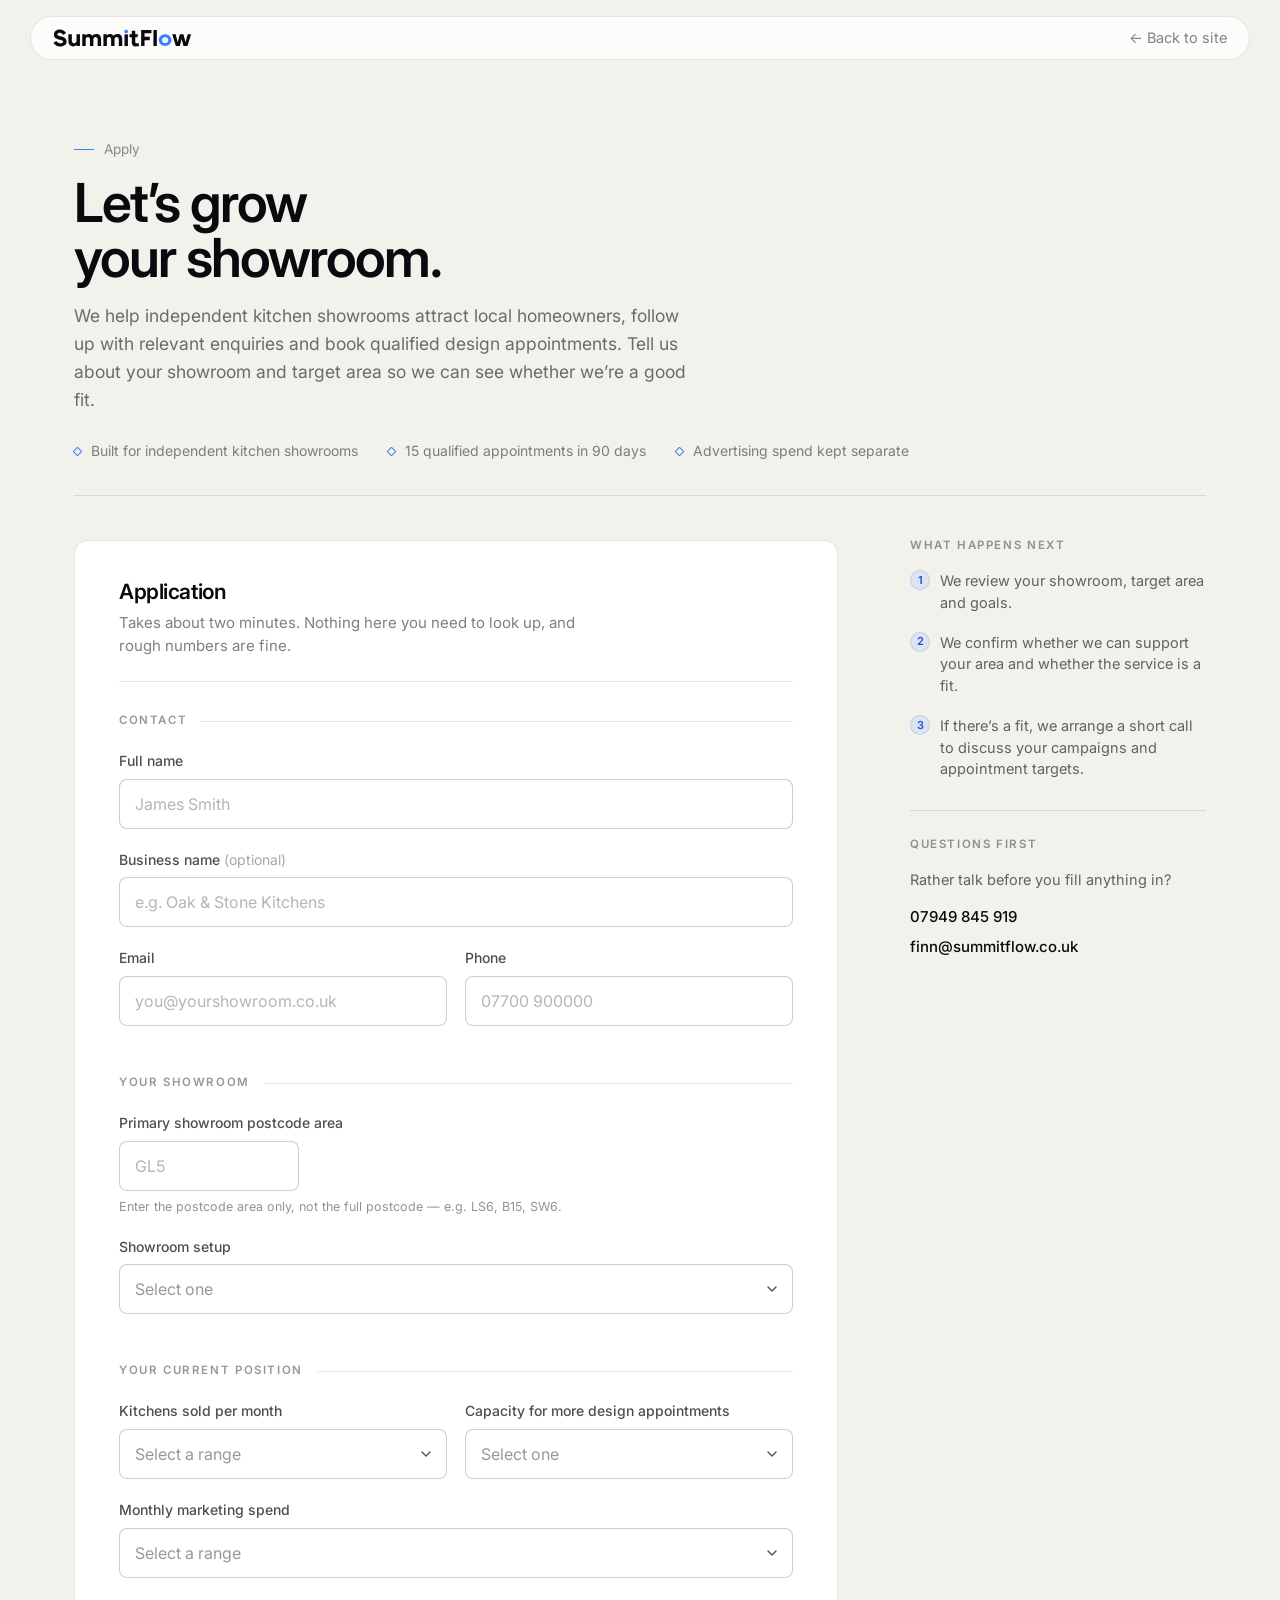
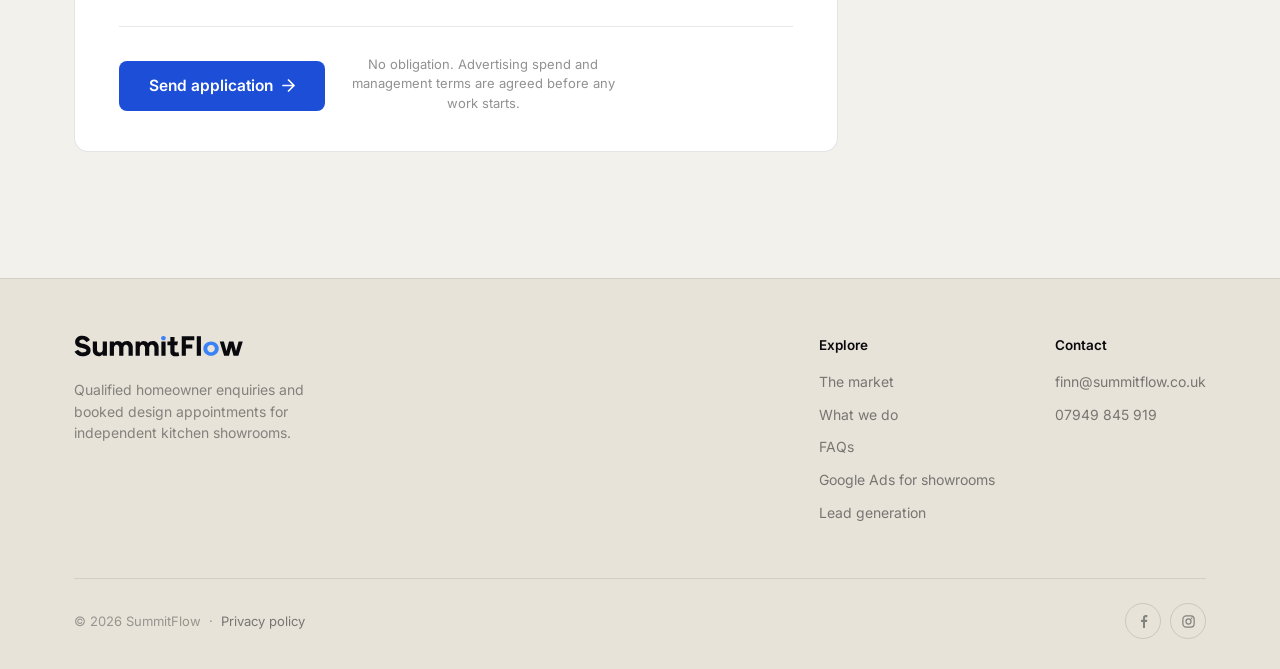
<file: apply.html>
<!DOCTYPE html>
<html lang="en-GB" class="light">
<head>
<meta charset="UTF-8">
<meta name="viewport" content="width=device-width, initial-scale=1.0">
<link rel="apple-touch-icon" sizes="180x180" href="/apple-touch-icon.png">
<link rel="icon" type="image/png" sizes="32x32" href="/favicon-32x32.png">
<link rel="icon" type="image/png" sizes="16x16" href="/favicon-16x16.png">
<link rel="manifest" href="/site.webmanifest">
<title>Work with SummitFlow | Kitchen Showroom Appointments</title>
<meta name="description" content="Apply to work with SummitFlow, generating qualified homeowner enquiries and booked kitchen design appointments for independent kitchen showrooms.">
<link rel="canonical" href="https://summitflow.co.uk/apply.html">
<meta name="robots" content="index,follow">
<meta property="og:type" content="website">
<meta property="og:site_name" content="SummitFlow">
<meta property="og:title" content="Work with SummitFlow | Kitchen Showroom Appointments">
<meta property="og:description" content="Tell us about your kitchen showroom and target area to explore qualified design appointment generation with SummitFlow.">
<meta property="og:url" content="https://summitflow.co.uk/apply.html">
<meta name="twitter:card" content="summary">
<meta name="twitter:title" content="Work with SummitFlow | Kitchen Showroom Appointments">
<meta name="twitter:description" content="Tell us about your kitchen showroom and target area to explore qualified design appointment generation with SummitFlow.">
<link rel="preconnect" href="https://fonts.googleapis.com">
<link rel="preconnect" href="https://fonts.gstatic.com" crossorigin>
<link href="https://fonts.googleapis.com/css2?family=Inter:wght@400;500;600;700&display=swap" rel="stylesheet">
<style>

:root{
  --ink:#07070A;
  --navy:#0A101C;
  --panel:#101016;
  --paper:#F3F1EC;
  --paper-2:#E7E3D9;

  --text:#EDECEA;
  --mute:rgba(237,236,234,0.46);
  --mute-d:rgba(10,10,14,0.55);

  --blue:#3B82F6;
  --blue-deep:#1D4ED8;
  --blue-pale:#93C5FD;
  --green:#4ADE80;
  --green-dim:rgba(74,222,128,.13);
  --green-line:rgba(74,222,128,.30);
  --rose:#FB7185;
  --rose-dim:rgba(251,113,133,.10);
  --rose-line:rgba(251,113,133,.26);

  --line:rgba(255,255,255,0.07);
  --line-2:rgba(255,255,255,0.13);
  --line-d:rgba(10,10,14,0.10);

  --r-s:10px;
  --r:20px;
  --r-l:28px;

  --px:56px;
  --shell:1220px;
  --gutter:max(var(--px), calc((100vw - var(--shell)) / 2 + var(--px)));

  --air:150px;
  --mid:104px;
  --tight:66px;


}
*,*::before,*::after{margin:0;padding:0;box-sizing:border-box;}
html{scroll-behavior:smooth;background:var(--ink);overflow-x:hidden;-webkit-text-size-adjust:100%;text-size-adjust:100%;}
body{background:var(--ink);color:var(--text);font-family:'Inter',system-ui,-apple-system,sans-serif;line-height:1.55;-webkit-font-smoothing:antialiased;overflow-x:hidden;}
a{color:inherit;text-decoration:none;}
:focus-visible{outline:2px solid var(--blue);outline-offset:3px;border-radius:6px;}
img{max-width:100%;display:block;}

h1,h2,h3{font-weight:600;letter-spacing:-0.035em;line-height:1.02;text-wrap:balance;}
section[id]{scroll-margin-top:98px;}
.h1{font-size:clamp(36px,6.8vw,86px);}
.h2{font-size:clamp(28px,4.3vw,58px);}
.mega{font-size:clamp(62px,9.4vw,136px);font-weight:600;letter-spacing:-0.05em;line-height:.88;white-space:nowrap;}
.lead{font-size:clamp(15.5px,1.35vw,19px);color:var(--mute);line-height:1.6;max-width:44ch;}
.micro{font-size:12.5px;color:rgba(237,236,234,.32);}
.on-paper .lead,.on-paper-2 .lead{color:var(--mute-d);}
.on-paper .micro,.on-paper-2 .micro{color:rgba(10,10,14,.4);}

.btn{
  display:inline-flex;align-items:center;gap:9px;
  background:var(--blue);color:#fff;font-size:15px;font-weight:600;
  padding:15px 28px;border-radius:999px;
  transition:background .18s,transform .18s;
  box-shadow:0 10px 30px -14px rgba(59,130,246,.9);white-space:nowrap;
}
.btn:hover{background:var(--blue-deep);transform:translateY(-1px);}
.btn--dark{background:#0A0A0E;box-shadow:none;}
.btn--dark:hover{background:var(--blue);}
.btn--ghost{background:transparent;border:1px solid var(--line-2);box-shadow:none;color:var(--text);}
.btn--ghost:hover{background:rgba(255,255,255,.05);}

/* ══ NAV ══ */
.nav{
  position:fixed;top:16px;left:50%;transform:translateX(-50%);z-index:300;
  width:calc(100% - 32px);max-width:1220px;
  display:flex;align-items:center;justify-content:space-between;
  padding:10px 12px 10px 22px;border-radius:999px;
  background:rgba(14,14,18,0.7);border:1px solid var(--line);
  backdrop-filter:blur(20px) saturate(150%);-webkit-backdrop-filter:blur(20px) saturate(150%);
  transition:background .3s;
}
.nav.scrolled{background:rgba(7,7,10,0.93);}
.logo{display:inline-flex;align-items:center;color:var(--text);}
.logo svg{height:18px;width:auto;display:block;}
.nav-links{list-style:none;display:flex;gap:30px;}
.nav-links a{font-size:14.5px;color:rgba(237,236,234,0.55);transition:color .18s;}
.nav-links a{position:relative;}
.nav-links a:hover{color:var(--text);}
.nav-links a.active{color:var(--text);}
.nav-links a.active::after{content:'';position:absolute;left:50%;bottom:-6px;width:4px;height:4px;margin-left:-2px;border-radius:50%;background:var(--blue);}
.nav>.btn{padding:11px 22px;font-size:14px;}
.ham{display:none;background:none;border:none;cursor:pointer;flex-direction:column;gap:5px;align-items:flex-end;padding:10px;}
.ham span{display:block;height:1.6px;background:var(--text);border-radius:2px;transition:.25s;}
.ham span:nth-child(1),.ham span:nth-child(3){width:19px;}
.ham span:nth-child(2){width:12px;}
.ham.open span:nth-child(1){transform:translateY(6.6px) rotate(45deg);}
.ham.open span:nth-child(2){opacity:0;}
.ham.open span:nth-child(3){width:19px;transform:translateY(-6.6px) rotate(-45deg);}
.drawer{
  display:none;position:fixed;top:78px;left:16px;right:16px;z-index:299;
  background:rgba(10,10,14,0.97);border:1px solid var(--line);border-radius:var(--r);
  padding:10px 20px 22px;flex-direction:column;
  backdrop-filter:blur(20px);-webkit-backdrop-filter:blur(20px);
  opacity:0;transform:translateY(-8px);transition:.22s;pointer-events:none;
}
.drawer.open{opacity:1;transform:translateY(0);pointer-events:all;}
.drawer a{font-size:18px;color:rgba(237,236,234,0.6);padding:15px 0;border-bottom:1px solid var(--line);}
.drawer .d-cta{margin-top:20px;justify-content:center;border:none;}

/* ══ SHELL ══ */
.wrap{max-width:var(--shell);margin:0 auto;padding-left:var(--px);padding-right:var(--px);}
.hero-grid>*,.split>*,.closer>*{min-width:0;}
section{position:relative;}
.field-navy{background:var(--navy);}
.on-paper{background:var(--paper);color:#0A0A0E;}
.on-paper-2{background:var(--paper-2);color:#0A0A0E;}
.on-paper h1,.on-paper h2,.on-paper h3,.on-paper-2 h1,.on-paper-2 h2,.on-paper-2 h3{color:#0A0A0E;}

.eyebrow{display:inline-flex;align-items:center;gap:10px;font-size:13.5px;color:rgba(237,236,234,.4);margin-bottom:16px;}
.eyebrow::before{content:'';width:20px;height:1px;background:var(--blue);}
.on-paper .eyebrow,.on-paper-2 .eyebrow{color:rgba(10,10,14,.45);}

.sect{padding:var(--mid) 0;}
.sect--air{padding:var(--air) 0;}
.sect--tight{padding:var(--tight) 0;}

/* one shared two-column idiom, used by every text section */
.split{display:grid;grid-template-columns:minmax(0,0.82fr) minmax(0,1.18fr);gap:72px;align-items:start;}
.split--mid{align-items:center;}
.sticky-head{position:sticky;top:110px;}

/* ══ HERO ══ */
.hero{padding:168px 0 112px;overflow:hidden;background:linear-gradient(180deg,var(--ink) 0%,var(--ink) 46%,var(--navy) 100%);}
.hero::before{
  content:'';position:absolute;inset:0;pointer-events:none;
  background:
    radial-gradient(1000px 560px at 78% 32%, rgba(59,130,246,0.20), transparent 66%),
    radial-gradient(700px 400px at 3% 66%, rgba(29,78,216,0.13), transparent 72%);
  -webkit-mask-image:linear-gradient(180deg,#000 0%,#000 62%,transparent 100%);
  mask-image:linear-gradient(180deg,#000 0%,#000 62%,transparent 100%);
}
.hero-grid{display:grid;grid-template-columns:1fr 1.04fr;gap:60px;align-items:center;position:relative;z-index:2;}
.pill{
  display:inline-flex;align-items:center;gap:9px;font-size:13.5px;color:rgba(237,236,234,0.6);
  padding:7px 16px 7px 12px;border:1px solid var(--line-2);border-radius:999px;
  background:rgba(255,255,255,0.03);margin-bottom:30px;
}
.pill i{width:6px;height:6px;border-radius:50%;background:var(--green);box-shadow:0 0 9px rgba(74,222,128,.85);font-style:normal;flex-shrink:0;}
.hero h1{max-width:11ch;margin-bottom:26px;}
.hero .lead{margin-bottom:38px;max-width:32ch;}
.hero-cta{display:flex;align-items:center;gap:16px;flex-wrap:wrap;}
.hero-foot{display:flex;gap:34px;flex-wrap:wrap;margin-top:52px;padding-top:26px;border-top:1px solid var(--line);font-size:14px;color:rgba(237,236,234,0.4);}
.hero-foot b{color:var(--text);font-weight:600;}

.diary-stage{position:relative;perspective:1600px;}
.diary{
  background:linear-gradient(168deg,#161620 0%,#0B0B10 100%);
  border:1px solid rgba(255,255,255,0.09);border-radius:var(--r-l);padding:20px 20px 22px;
  box-shadow:0 60px 110px -45px rgba(0,0,0,.95), 0 0 0 1px rgba(255,255,255,.02) inset;
  transform:rotateY(-9deg) rotateX(3deg);transform-origin:left center;
}
.d-top{display:flex;align-items:center;justify-content:space-between;margin-bottom:18px;padding:0 4px;}
.d-month{font-size:15px;font-weight:600;}
.d-count{font-size:12.5px;color:var(--blue-pale);background:rgba(59,130,246,.14);padding:5px 11px;border-radius:999px;font-weight:600;}
.d-days{display:grid;grid-template-columns:repeat(5,1fr);gap:8px;}
.d-col{display:grid;grid-template-rows:auto 1fr 1fr;gap:8px;min-width:0;}
.d-dow{font-size:11px;font-weight:600;color:rgba(237,236,234,.3);text-align:center;padding-bottom:7px;border-bottom:1px solid rgba(255,255,255,.05);}
.d-dow b{display:block;font-size:15px;color:rgba(237,236,234,.65);margin-top:3px;font-weight:600;}
.slot{border-radius:12px;padding:9px 10px;min-height:52px;background:rgba(255,255,255,0.02);border:1px dashed rgba(255,255,255,0.055);}
.appt{background:linear-gradient(150deg,rgba(59,130,246,.22),rgba(59,130,246,.09));border:1px solid rgba(59,130,246,.34);border-radius:12px;padding:9px 10px;min-height:52px;}
.appt .t,.appt .n,.appt .p{display:block;}
.appt .t{font-size:10.5px;color:rgba(147,197,253,.95);font-weight:600;line-height:1.2;}
.appt .n{font-size:12px;color:#fff;font-weight:600;margin-top:4px;line-height:1.25;}
.appt .p{font-size:10.5px;color:rgba(237,236,234,.45);margin-top:2px;line-height:1.3;}
.appt--new{animation:land .7s 1.15s cubic-bezier(.2,.9,.25,1.05) both;}
@keyframes land{0%{opacity:0;transform:translateY(-14px) scale(.94);}100%{opacity:1;transform:none;}}
.d-toast{
  position:absolute;right:-22px;bottom:-24px;z-index:4;display:flex;align-items:center;gap:10px;
  background:rgba(18,18,24,.95);border:1px solid var(--line-2);border-radius:14px;padding:11px 15px;
  box-shadow:0 24px 50px -20px rgba(0,0,0,.9);
  backdrop-filter:blur(14px);-webkit-backdrop-filter:blur(14px);
  transform:translateZ(70px);animation:toastIn .6s 1.75s cubic-bezier(.2,.9,.25,1.05) both;
}
.d-toast .dot{width:8px;height:8px;border-radius:50%;background:var(--green);box-shadow:0 0 10px rgba(74,222,128,.9);flex-shrink:0;}
.d-toast p{font-size:13px;font-weight:600;color:#fff;line-height:1.25;}
.d-toast small{display:block;font-size:11.5px;font-weight:400;color:rgba(237,236,234,.45);margin-top:1px;}
@keyframes toastIn{from{opacity:0;transform:translateZ(70px) translateY(12px) scale(.96);}to{opacity:1;transform:translateZ(70px);}}
@keyframes toastInFlat{from{opacity:0;transform:translateY(10px);}to{opacity:1;transform:none;}}


/* ══ AREA CHECKER ══ */
.check-rail{margin-top:46px;padding-top:36px;border-top:1px solid var(--line-2);}
.check h3{font-size:clamp(18px,1.7vw,22px);margin-bottom:18px;}
.check-form{display:flex;gap:10px;align-items:stretch;}
.check-form input{
  width:150px;background:rgba(255,255,255,.04);border:1px solid var(--line-2);
  border-radius:999px;padding:14px 22px;font-size:16px;font-family:inherit;
  color:var(--text);outline:none;letter-spacing:.06em;text-transform:uppercase;
  transition:border-color .18s,background .18s;
}
.check-form input::placeholder{color:rgba(237,236,234,.24);letter-spacing:0;text-transform:none;}
.check-form input:focus{border-color:rgba(59,130,246,.6);background:rgba(255,255,255,.07);}
.check-form button{
  background:var(--blue);color:#fff;border:none;border-radius:999px;cursor:pointer;
  padding:14px 28px;font-size:15px;font-weight:600;font-family:inherit;
  transition:background .18s;white-space:nowrap;
}
.check-form button:hover{background:var(--blue-deep);}
.check-out{overflow:hidden;height:0;transition:height .34s cubic-bezier(.16,1,.3,1);}
.check-card{
  display:grid;grid-template-columns:26px minmax(0,1fr);gap:5px 14px;
  margin-top:20px;padding:20px 22px 22px;border-radius:var(--r);
  border:1px solid var(--line-2);background:rgba(255,255,255,.02);
}
.check-card b{grid-column:2;font-size:17px;font-weight:600;color:#fff;line-height:1.3;}
.check-card span{grid-column:2;font-size:14.5px;color:var(--mute);line-height:1.5;}
.check-card .tick{
  grid-column:1;grid-row:1;width:26px;height:26px;border-radius:50%;
  display:flex;align-items:center;justify-content:center;font-size:13px;font-weight:700;
  background:rgba(255,255,255,.06);color:rgba(237,236,234,.5);
}
.check-card .go{
  grid-column:2;justify-self:start;margin-top:15px;
  font-size:14px;font-weight:600;color:var(--blue);
  border:1px solid rgba(59,130,246,.34);border-radius:999px;padding:9px 20px;
  background:transparent;font-family:inherit;cursor:pointer;transition:.18s;white-space:nowrap;
}
.check-card .go:hover{background:rgba(59,130,246,.12);}
.check-card--open{border-color:var(--green-line);background:var(--green-dim);}
.check-card--open .tick{background:rgba(74,222,128,.2);color:var(--green);}
.check-card--open b{color:var(--green);}
.check-card--gone{border-color:var(--rose-line);background:var(--rose-dim);}
.check-card--gone .tick{background:rgba(251,113,133,.18);color:var(--rose);}
.check-card--gone b{color:var(--rose);}
.check-card--gone .go{color:var(--text);border-color:var(--line-2);}
.check-card--gone .go:hover{background:rgba(255,255,255,.06);}

/* ══ MARKET TABS ══ */
.market{background:var(--navy);padding:var(--mid) 0;overflow:hidden;position:relative;}
.market::before{
  content:'';position:absolute;inset:0;pointer-events:none;
  background:radial-gradient(860px 520px at 86% 30%, rgba(59,130,246,.14), transparent 68%);
  -webkit-mask-image:linear-gradient(180deg,transparent 0%,#000 24%);
  mask-image:linear-gradient(180deg,transparent 0%,#000 24%);
}
.market>.wrap{position:relative;z-index:2;}
.market-head .h2{max-width:17ch;margin-bottom:20px;}
.market-head .lead{max-width:44ch;}
.tabs{display:flex;gap:8px;flex-wrap:wrap;margin:40px 0 0;}
.tab{
  font-family:inherit;font-size:14px;font-weight:500;cursor:pointer;
  color:rgba(237,236,234,.55);background:rgba(255,255,255,.03);
  border:1px solid var(--line);border-radius:999px;padding:10px 20px;
  transition:color .18s,background .18s,border-color .18s;
}
.tab:hover{color:var(--text);background:rgba(255,255,255,.06);}
.tab[aria-selected="true"]{background:var(--blue);border-color:transparent;color:#fff;font-weight:600;}
.panel-wrap{margin-top:40px;border-top:1px solid var(--line-2);padding-top:44px;min-height:172px;}
.panel{display:none;}
.panel.on{display:grid;grid-template-columns:minmax(0,0.9fr) minmax(0,1.1fr);gap:56px;align-items:center;animation:panelIn .38s cubic-bezier(.16,1,.3,1);}
@keyframes panelIn{from{opacity:0;transform:translateY(12px);}to{opacity:1;transform:none;}}
.panel .mega{color:#fff;font-size:clamp(60px,9vw,136px);white-space:normal;line-height:.92;}
.panel .mega u{display:block;margin-top:11px;line-height:1.1;white-space:nowrap;}
.panel .mega em{font-style:normal;color:var(--blue);}
.panel .mega u{font-style:normal;text-decoration:none;font-weight:500;font-size:.26em;letter-spacing:-0.02em;color:rgba(237,236,234,.4);}
.panel h3{font-size:clamp(20px,2vw,26px);margin-bottom:12px;}
.panel p{font-size:16px;color:var(--mute);line-height:1.62;max-width:46ch;}
.panel .src{margin-top:18px;font-size:12.5px;color:rgba(237,236,234,.3);}

/* ══ SPLIT ROWS (what you get) ══ */
.rows{display:flex;flex-direction:column;}
.row-item{display:grid;grid-template-columns:38px 1fr;gap:22px;padding:32px 0;border-top:1px solid var(--line-d);}
.row-item:last-child{border-bottom:1px solid var(--line-d);}
.row-ic{width:38px;height:38px;border-radius:12px;background:#0A0A0E;color:var(--blue-pale);display:flex;align-items:center;justify-content:center;flex-shrink:0;}
.row-item h3{font-size:clamp(19px,1.7vw,23px);margin-bottom:7px;}
.row-item p{font-size:15.5px;color:var(--mute-d);line-height:1.6;max-width:40ch;}
.row-ic{transition:background .22s,color .22s;}
.row-item:hover .row-ic{background:var(--blue);color:#fff;}

/* ══ COVERAGE ══ */
.cover{background:var(--ink);padding:var(--mid) 0;overflow:hidden;position:relative;}
.cover::before{content:'';position:absolute;inset:0;pointer-events:none;background:radial-gradient(700px 560px at 74% 52%, rgba(59,130,246,.16), transparent 68%),radial-gradient(600px 380px at 12% 34%, rgba(29,78,216,.12), transparent 72%);}
.cover>.wrap{position:relative;z-index:2;}
.cover .split{grid-template-columns:minmax(0,1fr) minmax(0,.82fr);}
.cover-note{
  margin-top:26px;font-size:14.5px;line-height:1.6;
  color:rgba(237,236,234,.42);max-width:40ch;
}
.cover-note b{color:var(--rose);font-weight:600;}
.cover-note em{font-style:normal;color:var(--green);font-weight:600;}
.map-stage{display:flex;justify-content:center;position:relative;}
.uk{width:100%;max-width:440px;height:auto;display:block;filter:drop-shadow(0 22px 54px rgba(37,99,235,.55)) drop-shadow(0 0 90px rgba(59,130,246,.28));}
.uk-pins circle:nth-child(odd){animation:pulse 3.4s ease-in-out infinite;}
.uk-pins circle:nth-child(3){animation-delay:.9s;}
.uk-pins circle:nth-child(5){animation-delay:1.8s;}
@keyframes pulse{0%,100%{opacity:.1;}50%{opacity:.34;}}


/* ══ FAQ ══ */
.q-body{overflow:hidden;height:0;}
.q-body{transition:height .3s cubic-bezier(.16,1,.3,1);}

.q{border-bottom:1px solid var(--line-d);}
.q:first-of-type{border-top:1px solid var(--line-d);}
.q summary{list-style:none;cursor:pointer;padding:24px 44px 24px 0;position:relative;font-size:18px;font-weight:600;letter-spacing:-0.02em;}
.q summary::-webkit-details-marker{display:none;}
.q summary::after{content:'';position:absolute;right:6px;top:50%;width:11px;height:11px;border-right:1.8px solid rgba(10,10,14,.4);border-bottom:1.8px solid rgba(10,10,14,.4);transform:translateY(-70%) rotate(45deg);transition:transform .25s;}
.q[open] summary::after{transform:translateY(-20%) rotate(-135deg);}
.q p{font-size:15.5px;color:var(--mute-d);line-height:1.65;padding:0 40px 26px 0;max-width:66ch;}

/* ══ MISSION ══ */
.mission{
  background:linear-gradient(180deg,var(--navy) 0%,var(--navy) 64%,var(--panel) 100%);
  padding:96px 0 var(--air);overflow:hidden;position:relative;
}
.mission::before{
  content:'';position:absolute;inset:0;pointer-events:none;
  background:radial-gradient(820px 520px at 18% 34%, rgba(59,130,246,.15), transparent 66%);
  -webkit-mask-image:linear-gradient(180deg,transparent 0%,#000 26%);
  mask-image:linear-gradient(180deg,transparent 0%,#000 26%);
}
.mission>.wrap{position:relative;z-index:2;}
.mission-in{display:flex;flex-direction:column;align-items:center;text-align:center;}
.mission-mark{width:62px;height:79px;margin-bottom:44px;}
.mission-line{
  font-size:clamp(28px,3.9vw,54px);font-weight:600;letter-spacing:-0.035em;
  line-height:1.14;color:var(--text);max-width:22ch;text-wrap:balance;
}
.grad{
  background:linear-gradient(94deg,#C4B5FD 0%,#818CF8 46%,var(--blue) 100%);
  -webkit-background-clip:text;background-clip:text;
  color:transparent;-webkit-text-fill-color:transparent;
}
.mission-sub{
  margin-top:30px;font-size:16.5px;line-height:1.62;
  color:var(--mute);max-width:60ch;
}
.close-rule{width:100%;max-width:var(--shell);margin:0 auto;padding:0 var(--px);}
.close-rule i{display:block;height:1px;background:var(--line);}
#apply{background:var(--navy);padding:var(--air) 0 96px;}


/* ══ APPLY ══ */
.closer{display:grid;grid-template-columns:minmax(0,1fr) minmax(0,.9fr);gap:76px;align-items:start;}
#apply{background:linear-gradient(180deg,var(--navy) 0%,var(--navy) 58%,var(--panel) 100%);}
footer{border-top:none;}

/* what happens after you send it */
.steps{list-style:none;counter-reset:step;}
.step{display:grid;grid-template-columns:34px minmax(0,1fr);gap:4px 18px;padding:22px 0;border-top:1px solid var(--line);}
.step:last-child{border-bottom:1px solid var(--line);}
.step::before{
  counter-increment:step;content:counter(step);
  grid-row:1 / span 2;width:34px;height:34px;border-radius:50%;
  display:flex;align-items:center;justify-content:center;
  font-size:13.5px;font-weight:600;color:var(--blue-pale);
  background:rgba(59,130,246,.12);border:1px solid rgba(59,130,246,.24);
}
.step h3{font-size:17px;letter-spacing:-0.02em;}
.step p{font-size:14.5px;color:var(--mute);line-height:1.55;}
.closer h2{max-width:11ch;margin-bottom:18px;}
.c-links{display:flex;flex-direction:column;gap:12px;margin-top:32px;font-size:15px;color:var(--mute);}
.c-links div{display:flex;align-items:baseline;}
.c-links a{color:var(--mute);overflow-wrap:anywhere;}
.c-links a:hover{color:var(--text);}
.c-links span{color:var(--blue);margin-right:9px;}
.form-shell{background:rgba(255,255,255,.028);border:1px solid var(--line);border-radius:var(--r-l);padding:32px;}
.form{display:flex;flex-direction:column;gap:14px;}
.row{display:grid;grid-template-columns:1fr 1fr;gap:14px;}
@media(max-width:640px){.row{grid-template-columns:1fr;gap:14px;}}
.field{display:flex;flex-direction:column;gap:7px;}
.field label{font-size:13px;color:rgba(237,236,234,.45);}
.field input,.field select{
  background:rgba(255,255,255,.035);border:1px solid rgba(255,255,255,.09);
  border-radius:var(--r-s);padding:13px 15px;font-size:15px;color:var(--text);
  font-family:inherit;outline:none;transition:.18s;appearance:none;-webkit-appearance:none;width:100%;
}
.field select{
  background-image:url("data:image/svg+xml;charset=UTF-8,%3Csvg width='10' height='6' viewBox='0 0 10 6' fill='none' xmlns='http://www.w3.org/2000/svg'%3E%3Cpath d='M1 1l4 4 4-4' stroke='%23888' stroke-width='1.4' stroke-linecap='round' stroke-linejoin='round'/%3E%3C/svg%3E");
  background-repeat:no-repeat;background-position:right 15px center;padding-right:38px;
}
.field input:focus,.field select:focus{border-color:rgba(59,130,246,.6);background:rgba(255,255,255,.055);}
.field input::placeholder{color:rgba(237,236,234,.2);}
.field select option{background:#16161B;color:var(--text);}
.form-btn{
  display:flex;align-items:center;justify-content:center;gap:9px;
  background:var(--blue);color:#fff;border:none;border-radius:999px;
  padding:16px 24px;font-size:15px;font-weight:600;font-family:inherit;cursor:pointer;
  transition:background .18s;margin-top:6px;
}
.form-btn:hover{background:var(--blue-deep);}
.form-note{font-size:12.5px;color:rgba(237,236,234,.28);text-align:center;margin-top:2px;}

/* ══ FOOTER ══ */
footer{background:var(--panel);border-top:1px solid var(--line);padding:56px 0 30px;}
.f-top{display:flex;justify-content:space-between;gap:40px;flex-wrap:wrap;margin-bottom:44px;}
.f-top .logo svg{height:22px;}
.f-tag{font-size:14px;color:rgba(237,236,234,.34);margin-top:15px;max-width:26ch;}
.f-cols{display:flex;gap:60px;}
.f-col h4{font-size:13.5px;font-weight:600;margin-bottom:15px;}
.f-col a{display:block;font-size:14px;color:rgba(237,236,234,.38);margin-bottom:11px;transition:.15s;overflow-wrap:anywhere;}
.f-col a:hover{color:var(--text);}
.f-bot{display:flex;justify-content:space-between;align-items:center;gap:16px;flex-wrap:wrap;padding-top:24px;border-top:1px solid var(--line);}
.f-legal{font-size:13px;color:rgba(237,236,234,.24);}
.f-legal a{color:rgba(237,236,234,.36);}
.f-soc{display:flex;gap:9px;}
.soc{width:36px;height:36px;border:1px solid var(--line);border-radius:50%;display:flex;align-items:center;justify-content:center;color:rgba(237,236,234,.4);transition:.18s;}
.soc:hover{border-color:rgba(59,130,246,.5);color:var(--blue);background:rgba(59,130,246,.07);}

/* ══ REVEAL ══ */
.rv{opacity:0;transform:translateY(18px);transition:opacity .7s cubic-bezier(.16,1,.3,1),transform .7s cubic-bezier(.16,1,.3,1);}
.rv.in{opacity:1;transform:none;}
.dl1{transition-delay:.06s}.dl2{transition-delay:.12s}.dl3{transition-delay:.18s}
.ha{opacity:0;animation:up .75s cubic-bezier(.16,1,.3,1) forwards;}
.a1{animation-delay:.05s}.a2{animation-delay:.14s}.a3{animation-delay:.23s}.a4{animation-delay:.32s}.a5{animation-delay:.41s}.a6{animation-delay:.5s}
@keyframes up{from{opacity:0;transform:translateY(18px)}to{opacity:1;transform:none}}

/* ══════════ RESPONSIVE ══════════ */
@media(min-width:1560px){:root{--shell:1320px;--px:64px;--air:180px;}}

@media(max-width:1280px){
  :root{--px:44px;--air:126px;--mid:92px;}
  .hero-grid{gap:46px;}
  .split{gap:56px;}
  .closer{gap:52px;}
  .panel.on{gap:40px;}
}

@media(max-width:1140px){
  :root{--px:36px;}
  .nav-links{gap:22px;}
  .nav-links a{font-size:14px;}
  .nav{padding-left:18px;}
  .hero-grid{grid-template-columns:1fr 1.06fr;gap:36px;}
  .hero-foot{gap:22px;}
  .split{grid-template-columns:1fr;gap:34px;}
  .cover .split{grid-template-columns:1fr;}
  .market-head .h2{max-width:19ch;}
  .sticky-head{position:static;}
  .uk{max-width:340px;}
  .f-cols{gap:44px;}
}

@media(max-width:1024px){
  :root{--air:112px;--mid:84px;--tight:56px;}
  .hero{padding:150px 0 92px;}
  .hero-grid{grid-template-columns:1fr;gap:54px;max-width:760px;}
  .hero h1{max-width:14ch;}
  .hero .lead{max-width:46ch;}
  .diary{transform:none;max-width:660px;}
  .diary-stage{perspective:none;}
  .d-toast{left:0;right:auto;bottom:-18px;transform:none;animation:toastInFlat .6s 1.75s cubic-bezier(.2,.9,.25,1.05) both;}
  .panel.on{grid-template-columns:1fr;gap:24px;}
  .panel-wrap{min-height:0;}
}

@media(max-width:900px){
  :root{--px:24px;--air:88px;--mid:72px;--tight:48px;}
  section[id]{scroll-margin-top:84px;}
  .nav{top:12px;width:calc(100% - 32px);padding:9px 9px 9px 18px;}
  .nav-links,.nav>.btn{display:none;}
  .ham{display:flex;}
  .drawer{display:flex;top:72px;left:16px;right:16px;}

  .hero{padding:126px 0 72px;}
  .hero-grid{gap:44px;}
  .pill{font-size:13px;margin-bottom:24px;}

  .d-days{display:flex;flex-direction:column;gap:10px;}
  .d-col{display:grid;grid-template-columns:52px 1fr;grid-template-rows:none;column-gap:12px;row-gap:6px;align-items:center;}
  .d-col .slot{display:none;}
  .appt{display:grid;grid-template-columns:auto 1fr;column-gap:10px;row-gap:1px;align-items:center;min-height:0;padding:10px 12px;}
  .appt .t{grid-column:1;grid-row:1 / span 2;align-self:center;font-size:11.5px;}
  .appt .n{grid-column:2;grid-row:1;margin-top:0;font-size:13px;}
  .appt .p{grid-column:2;grid-row:2;margin-top:0;font-size:11px;}
  .d-dow{grid-column:1;grid-row:1;text-align:left;padding-bottom:0;border-bottom:none;font-size:10.5px;line-height:1.2;}
  .d-dow b{display:inline;font-size:14px;margin-top:0;margin-left:4px;}
  .diary{padding:18px 18px 20px;border-radius:22px;}
  .d-top{margin-bottom:14px;}
  .d-toast{position:static;margin:12px 0 0;width:fit-content;animation:toastInFlat .6s 1.75s cubic-bezier(.2,.9,.25,1.05) both;}

  .check-form input{flex:1;width:auto;min-width:0;}
  .check-card{padding:17px 18px 19px;}

  .mission-mark{width:42px;height:53px;margin-bottom:32px;}
  .mission-line{max-width:20ch;}
  .mission-sub{margin-top:24px;font-size:15.5px;}

  .tabs{gap:6px;margin-top:26px;}
  .tab{font-size:13.5px;padding:9px 16px;}
  .panel-wrap{margin-top:30px;padding-top:32px;}

  .row-item{padding:26px 0;}

  .q summary{font-size:16.5px;padding:20px 38px 20px 0;}
  .q p{font-size:15px;padding:0 0 22px 0;}

  .closer{grid-template-columns:1fr;gap:36px;}
  .form-shell{padding:22px;border-radius:22px;}

  footer{padding:48px 0 26px;}
  .f-top{flex-direction:column;gap:30px;margin-bottom:34px;}
  .f-cols{gap:40px;flex-wrap:wrap;}
  .f-bot{flex-direction:column;align-items:flex-start;gap:14px;}
}

@media(max-width:720px){
  .hero-foot{gap:16px;font-size:13.5px;}
  .check-form{flex-direction:column;}
  .check-form input,.check-form button{width:100%;text-align:center;}
  .check-card .go{width:100%;text-align:center;}
  .row-item{grid-template-columns:1fr;gap:14px;}
}

@media(max-width:560px){
  :root{--px:24px;--air:72px;--mid:60px;--tight:44px;}
  .hero{padding:112px 0 60px;}
  .hero-grid{gap:38px;}
  .hero .lead{max-width:100%;}
  .hero-cta{flex-direction:column;align-items:stretch;gap:10px;}
  .hero-cta .btn{width:100%;justify-content:center;}
  .hero-foot{flex-direction:column;gap:10px;margin-top:36px;padding-top:20px;}
  .diary{padding:16px 15px 18px;}
  .d-top{flex-wrap:wrap;gap:8px;}
  .d-month{font-size:14px;}
  .d-count{font-size:11.5px;padding:4px 10px;}
  .d-col{grid-template-columns:46px 1fr;column-gap:10px;}
  .d-toast{padding:10px 13px;}
  .d-toast p{font-size:12.5px;}
  .form-shell{padding:18px;}
  .field input,.field select{font-size:16px;padding:13px 14px;}
  .field label{font-size:12.5px;}
}

@media(max-width:400px){
  :root{--px:20px;}
  .nav{padding:8px 8px 8px 15px;}
  .logo svg{height:16px;}
  .hero h1{max-width:100%;letter-spacing:-0.03em;}
  .pill{font-size:12.5px;padding:6px 13px 6px 10px;}
  .d-col{grid-template-columns:42px 1fr;}
  .d-dow{font-size:10px;}
  .d-dow b{font-size:13px;}
  .q summary{font-size:15.5px;}
  .f-cols{gap:32px;}
}

@media(max-height:520px) and (orientation:landscape){.hero{padding:106px 0 48px;}}

@media(prefers-reduced-motion:reduce){
  *,*::before,*::after{animation-duration:.001ms !important;animation-delay:0ms !important;transition-duration:.001ms !important;}
  .rv{opacity:1;transform:none;}
  .ha{opacity:1;}
  html{scroll-behavior:auto;}
}


/* == APPLICATION PAGE == */
html.light{background:var(--paper);}
body.page-apply{background:var(--paper);color:#0A0A0E;}

.page-apply .nav{
  background:rgba(255,255,255,.74);border:1px solid rgba(10,10,14,.09);
  box-shadow:0 10px 30px -24px rgba(10,10,14,.5);
}
.page-apply .nav.scrolled{background:rgba(252,251,249,.95);}
.page-apply .logo{color:#0A0A0E;}
.page-apply .back{font-size:14.5px;color:rgba(10,10,14,.5);transition:color .18s;padding-right:10px;}
.page-apply .back:hover{color:#0A0A0E;}

.apply{padding:132px 0 var(--air);}

/* ── page header ── */
.apply-head{padding-bottom:34px;margin-bottom:44px;border-bottom:1px solid rgba(10,10,14,.11);}
.apply-head .eyebrow{color:rgba(10,10,14,.45);}
.apply-h1{font-size:clamp(32px,4.2vw,54px);color:#0A0A0E;max-width:16ch;margin-bottom:16px;}
.apply-lead{font-size:17.5px;line-height:1.6;color:rgba(10,10,14,.58);max-width:56ch;}
.facts{list-style:none;display:flex;flex-wrap:wrap;gap:10px 30px;margin-top:26px;}
.facts li{
  position:relative;font-size:14px;color:rgba(10,10,14,.5);
  padding-left:17px;
}
.facts li::before{
  content:'';position:absolute;left:0;top:8px;width:7px;height:7px;
  border:1.5px solid var(--blue);border-radius:1px;transform:rotate(45deg);
}

/* ── two columns: the form leads, context sits beside it ── */
.apply-grid{display:grid;grid-template-columns:minmax(0,1fr) 296px;gap:72px;align-items:start;}

.card{background:#fff;border:1px solid rgba(10,10,14,.11);border-radius:14px;padding:40px 44px 38px;}
.card-top{margin-bottom:30px;padding-bottom:24px;border-bottom:1px solid rgba(10,10,14,.09);}
.card-top h2{font-size:21px;color:#0A0A0E;margin-bottom:8px;letter-spacing:-0.02em;}
.card-top p{font-size:15px;color:rgba(10,10,14,.52);line-height:1.55;max-width:52ch;}

.grp + .grp{margin-top:34px;}
.grp-h{
  display:flex;align-items:center;gap:14px;margin-bottom:20px;
  font-size:11.5px;font-weight:600;letter-spacing:.14em;text-transform:uppercase;
  color:rgba(10,10,14,.42);white-space:nowrap;
}
.grp-h::after{content:'';flex:1;height:1px;background:rgba(10,10,14,.1);}

.field{display:flex;flex-direction:column;gap:7px;min-width:0;}
.field + .field{margin-top:20px;}
.pair{display:grid;grid-template-columns:1fr 1fr;gap:18px;}
.field + .pair,.pair + .field{margin-top:20px;}
.pair .field + .field{margin-top:0;}
.field label{font-size:14px;font-weight:500;color:rgba(10,10,14,.72);}
.field label .opt{color:rgba(10,10,14,.36);font-weight:400;}
.field input,.field select{
  background:#fff;border:1px solid rgba(10,10,14,.2);
  border-radius:8px;padding:13px 15px;min-height:50px;
  font-size:16px;color:#0A0A0E;font-family:inherit;
  outline:none;transition:.16s;appearance:none;-webkit-appearance:none;width:100%;
}
.field select{
  background-image:url("data:image/svg+xml;charset=UTF-8,%3Csvg width='10' height='6' viewBox='0 0 10 6' fill='none' xmlns='http://www.w3.org/2000/svg'%3E%3Cpath d='M1 1l4 4 4-4' stroke='%23555' stroke-width='1.4' stroke-linecap='round' stroke-linejoin='round'/%3E%3C/svg%3E");
  background-repeat:no-repeat;background-position:right 15px center;padding-right:40px;cursor:pointer;
}
.field select:invalid{color:rgba(10,10,14,.42);}
.field input:hover,.field select:hover{border-color:rgba(10,10,14,.34);}
.field input:focus,.field select:focus{border-color:var(--blue-deep);box-shadow:0 0 0 3px rgba(59,130,246,.15);}
.field input::placeholder{color:rgba(10,10,14,.3);}
.hint{font-size:12.5px;color:rgba(10,10,14,.44);line-height:1.45;}
.field--pc input{max-width:180px;text-transform:uppercase;letter-spacing:.08em;font-weight:600;}
.field--pc input::placeholder{letter-spacing:0;font-weight:400;text-transform:none;}

/* validation */
.err{display:none;font-size:13px;line-height:1.45;color:#A81D28;}
.field.has-err .err{display:block;}
.field.has-err input,.field.has-err select{border-color:#A81D28;box-shadow:0 0 0 3px rgba(168,29,40,.1);}
.field.has-err .hint{display:none;}

.form-foot{display:flex;align-items:center;gap:22px;flex-wrap:wrap;margin-top:34px;padding-top:26px;border-top:1px solid rgba(10,10,14,.09);}
.form-btn{
  display:inline-flex;align-items:center;justify-content:center;gap:9px;
  background:var(--blue-deep);color:#fff;border:none;border-radius:8px;
  padding:15px 30px;min-height:50px;font-size:15.5px;font-weight:600;font-family:inherit;
  cursor:pointer;transition:background .16s,opacity .16s;
}
.form-btn:hover{background:#1A3FAE;}
.form-btn[disabled]{opacity:.6;cursor:default;}
.form-note{font-size:13px;color:rgba(10,10,14,.45);line-height:1.5;max-width:34ch;}
.form-err{display:none;width:100%;margin-top:2px;font-size:14px;color:#A81D28;line-height:1.5;}
.form-err.on{display:block;}

/* success */
.done{display:none;}
.done.on{display:block;}
.done-mark{
  width:44px;height:44px;margin-bottom:20px;border-radius:8px;
  background:rgba(22,128,61,.09);border:1px solid rgba(22,128,61,.3);
  display:flex;align-items:center;justify-content:center;
}
.done h2{font-size:23px;color:#0A0A0E;margin-bottom:10px;letter-spacing:-0.02em;}
.done p{font-size:15.5px;color:rgba(10,10,14,.58);line-height:1.6;max-width:46ch;}
.done a{color:var(--blue-deep);font-weight:500;}

/* ── sidebar ── */
.side{position:sticky;top:118px;}
.side-block + .side-block{margin-top:30px;padding-top:28px;border-top:1px solid rgba(10,10,14,.11);}
.side h2{
  font-size:11.5px;font-weight:600;letter-spacing:.14em;text-transform:uppercase;
  color:rgba(10,10,14,.42);margin-bottom:18px;
}
.side ol{list-style:none;counter-reset:s;}
.side ol li{
  counter-increment:s;position:relative;padding-left:30px;padding-bottom:18px;
  font-size:14.5px;line-height:1.5;color:rgba(10,10,14,.62);
}
.side ol li:last-child{padding-bottom:0;}
.side ol li::before{
  content:counter(s);position:absolute;left:0;top:0;
  width:20px;height:20px;border-radius:50%;
  display:flex;align-items:center;justify-content:center;
  font-size:11px;font-weight:600;color:var(--blue-deep);
  background:rgba(59,130,246,.11);border:1px solid rgba(59,130,246,.22);
}
.side p{font-size:14.5px;line-height:1.55;color:rgba(10,10,14,.62);margin-bottom:14px;}
.side-contact a{display:block;font-size:15px;font-weight:500;color:#0A0A0E;margin-bottom:7px;overflow-wrap:anywhere;}
.side-contact a:hover{color:var(--blue-deep);}

footer{background:var(--paper-2);border-top:1px solid rgba(10,10,14,.09);padding:56px 0 30px;}
.f-top{display:flex;justify-content:space-between;gap:40px;flex-wrap:wrap;margin-bottom:44px;}
.f-top .logo{color:#0A0A0E;}
.f-top .logo svg{height:22px;}
.f-tag{font-size:14px;color:rgba(10,10,14,.45);margin-top:15px;max-width:26ch;line-height:1.55;}
.f-cols{display:flex;gap:60px;}
.f-col h4{font-size:13.5px;font-weight:600;color:#0A0A0E;margin-bottom:15px;}
.f-col a{display:block;font-size:14px;color:rgba(10,10,14,.5);margin-bottom:11px;transition:.15s;overflow-wrap:anywhere;}
.f-col a:hover{color:#0A0A0E;}
.f-bot{display:flex;justify-content:space-between;align-items:center;gap:16px;flex-wrap:wrap;padding-top:24px;border-top:1px solid rgba(10,10,14,.09);}
.f-legal{font-size:13px;color:rgba(10,10,14,.36);}
.f-legal a{color:rgba(10,10,14,.5);}
.f-soc{display:flex;gap:9px;}
.soc{width:36px;height:36px;border:1px solid rgba(10,10,14,.13);border-radius:50%;display:flex;align-items:center;justify-content:center;color:rgba(10,10,14,.45);transition:.18s;}
.soc:hover{border-color:rgba(59,130,246,.5);color:var(--blue-deep);background:rgba(59,130,246,.06);}

@media(max-width:1140px){
  .apply-grid{grid-template-columns:minmax(0,1fr) 260px;gap:48px;}
  .card{padding:34px 32px 32px;}
}
@media(max-width:980px){
  .apply-grid{grid-template-columns:1fr;gap:40px;}
  .side{position:static;order:2;max-width:640px;}
  .apply-form-col{order:1;}
}
@media(max-width:900px){
  .apply{padding:104px 0 var(--mid);}
  .apply-head{padding-bottom:28px;margin-bottom:32px;}
  .card{padding:28px 24px 26px;}
  footer{padding:48px 0 26px;}
  .f-top{flex-direction:column;gap:30px;margin-bottom:34px;}
  .f-cols{gap:40px;flex-wrap:wrap;}
  .f-bot{flex-direction:column;align-items:flex-start;gap:14px;}
}
@media(max-width:700px){
  .pair{grid-template-columns:1fr;gap:18px;}
}
@media(max-width:560px){
  .apply{padding:96px 0 var(--mid);}
  .card{padding:24px 20px 24px;border-radius:12px;}
  .apply-lead{font-size:16px;}
  .facts{gap:8px 22px;margin-top:22px;}
  .grp + .grp{margin-top:30px;}
  .field + .field,.field + .pair,.pair + .field{margin-top:18px;}
  .field--pc input{max-width:100%;}
  .form-foot{gap:16px;margin-top:28px;padding-top:22px;}
  .form-btn{width:100%;}
  .form-note{max-width:100%;}
}

</style>
<noscript><style>.rv{opacity:1;transform:none;}.ha{opacity:1;animation:none;}</style></noscript>
</head>

<body class="page-apply">

<nav class="nav nav--flat" id="nav">
  <a href="/" class="logo" aria-label="SummitFlow home"><svg viewBox="70.6 53.3 179.3 23.3" fill="currentColor" xmlns="http://www.w3.org/2000/svg" role="img" aria-label="SummitFlow"><g> <path d="M88.16,69.59c0,1.18-0.24,2.18-0.72,2.98c-0.48,0.8-1.12,1.44-1.93,1.92c-0.8,0.48-1.72,0.83-2.76,1.05 c-1.04,0.22-2.1,0.33-3.18,0.33c-1.9,0-3.55-0.44-4.96-1.33c-1.41-0.89-2.57-2.01-3.48-3.38l3.91-2.31 c0.22,0.38,0.49,0.74,0.81,1.08c0.33,0.35,0.69,0.65,1.08,0.92c0.39,0.27,0.82,0.48,1.29,0.65c0.46,0.17,0.93,0.25,1.41,0.25 c0.39,0,0.83-0.02,1.3-0.07c0.47-0.05,0.92-0.15,1.33-0.3c0.41-0.15,0.76-0.35,1.04-0.61c0.28-0.26,0.41-0.6,0.41-1.04 c0-0.37-0.11-0.69-0.34-0.95c-0.23-0.26-0.54-0.48-0.93-0.68c-0.4-0.2-0.86-0.37-1.39-0.5c-0.53-0.14-1.11-0.28-1.72-0.41 c-0.81-0.18-1.66-0.4-2.55-0.67c-0.89-0.27-1.7-0.64-2.44-1.11c-0.74-0.47-1.35-1.09-1.84-1.85c-0.48-0.76-0.73-1.73-0.73-2.92 c0-1.09,0.22-2.05,0.65-2.89c0.43-0.84,1.01-1.53,1.72-2.09c0.71-0.55,1.52-0.97,2.43-1.26c0.91-0.29,1.84-0.43,2.78-0.43 c1.74,0,3.29,0.42,4.66,1.26c1.37,0.84,2.53,1.92,3.48,3.24l-3.7,2.52c-0.18-0.34-0.42-0.67-0.71-1.01 c-0.3-0.34-0.63-0.64-1.01-0.92c-0.38-0.28-0.79-0.5-1.23-0.68c-0.45-0.18-0.92-0.27-1.41-0.27c-0.38,0-0.75,0.05-1.13,0.15 c-0.38,0.1-0.72,0.25-1.02,0.44c-0.31,0.2-0.56,0.44-0.76,0.73c-0.2,0.29-0.3,0.61-0.3,0.96c0,0.32,0.11,0.59,0.33,0.81 c0.22,0.23,0.51,0.42,0.87,0.59c0.37,0.17,0.79,0.32,1.27,0.46c0.48,0.14,1,0.28,1.55,0.41c0.87,0.22,1.77,0.47,2.69,0.76 c0.93,0.29,1.78,0.68,2.55,1.18c0.77,0.5,1.41,1.15,1.91,1.94C87.91,67.36,88.16,68.37,88.16,69.59z"/> <path d="M105.48,75.31h-4.44v-1.54c-0.59,0.65-1.24,1.17-1.95,1.55c-0.71,0.38-1.5,0.58-2.37,0.58s-1.68-0.17-2.43-0.5 c-0.75-0.34-1.4-0.79-1.95-1.38c-0.55-0.58-0.99-1.26-1.32-2.03c-0.33-0.77-0.49-1.6-0.49-2.49v-9.27h4.44v8.41 c0,0.45,0.08,0.87,0.24,1.26c0.16,0.38,0.37,0.73,0.65,1.02c0.28,0.3,0.6,0.53,0.96,0.7c0.37,0.17,0.76,0.25,1.17,0.25 c0.41,0,0.8-0.08,1.17-0.25c0.37-0.17,0.69-0.4,0.98-0.7c0.29-0.3,0.51-0.65,0.67-1.05c0.16-0.4,0.24-0.83,0.24-1.29v-8.35h4.44 V75.31z"/> <path d="M126.95,59.64c0.81,0,1.57,0.17,2.29,0.5c0.72,0.34,1.35,0.79,1.88,1.38c0.53,0.58,0.95,1.26,1.26,2.03 c0.31,0.77,0.46,1.6,0.46,2.49v9.27h-4.44V66.9c0-0.43-0.07-0.85-0.22-1.24c-0.15-0.39-0.35-0.74-0.59-1.04 c-0.25-0.3-0.54-0.53-0.87-0.7c-0.34-0.17-0.69-0.25-1.07-0.25c-0.38,0-0.73,0.09-1.07,0.27c-0.34,0.18-0.63,0.41-0.87,0.71 c-0.25,0.3-0.44,0.64-0.59,1.04c-0.15,0.4-0.22,0.82-0.22,1.27v8.35h-4.44V66.9c0-0.43-0.07-0.85-0.22-1.24 c-0.15-0.39-0.35-0.74-0.6-1.04c-0.25-0.3-0.54-0.53-0.88-0.7c-0.34-0.17-0.69-0.25-1.07-0.25c-0.38,0-0.73,0.09-1.07,0.27 c-0.34,0.18-0.63,0.41-0.88,0.71c-0.25,0.3-0.45,0.64-0.6,1.04c-0.15,0.4-0.22,0.82-0.22,1.27v8.35h-4.44V60.24h4.44l0.03,1.63 c0.51-0.67,1.08-1.21,1.7-1.61c0.62-0.4,1.35-0.61,2.18-0.61c1.07,0,1.99,0.21,2.77,0.62c0.78,0.41,1.42,0.97,1.91,1.66 c0.57-0.65,1.29-1.19,2.16-1.63C124.53,59.86,125.63,59.64,126.95,59.64z"/> <path d="M154.34,59.64c0.81,0,1.57,0.17,2.29,0.5c0.72,0.34,1.35,0.79,1.88,1.38c0.53,0.58,0.95,1.26,1.26,2.03 c0.31,0.77,0.46,1.6,0.46,2.49v9.27h-4.44V66.9c0-0.43-0.07-0.85-0.22-1.24c-0.15-0.39-0.35-0.74-0.59-1.04 c-0.25-0.3-0.54-0.53-0.87-0.7c-0.34-0.17-0.69-0.25-1.07-0.25c-0.38,0-0.73,0.09-1.07,0.27c-0.34,0.18-0.63,0.41-0.87,0.71 c-0.25,0.3-0.44,0.64-0.59,1.04c-0.15,0.4-0.22,0.82-0.22,1.27v8.35h-4.44V66.9c0-0.43-0.07-0.85-0.22-1.24s-0.35-0.74-0.6-1.04 c-0.25-0.3-0.54-0.53-0.88-0.7c-0.34-0.17-0.69-0.25-1.07-0.25c-0.38,0-0.73,0.09-1.07,0.27c-0.34,0.18-0.63,0.41-0.88,0.71 c-0.25,0.3-0.45,0.64-0.6,1.04c-0.15,0.4-0.22,0.82-0.22,1.27v8.35h-4.44V60.24h4.44l0.03,1.63c0.51-0.67,1.08-1.21,1.7-1.61 c0.62-0.4,1.35-0.61,2.18-0.61c1.07,0,1.99,0.21,2.77,0.62c0.78,0.41,1.42,0.97,1.91,1.66c0.57-0.65,1.29-1.19,2.16-1.63 C151.92,59.86,153.02,59.64,154.34,59.64z"/> <path d="M163.16,60.24h4.44v15.07h-4.44V60.24z"/> <path d="M182.08,75.34c-0.43,0.16-1.01,0.29-1.73,0.4c-0.72,0.11-1.73,0.16-3.04,0.16c-0.65,0-1.26-0.12-1.82-0.37 c-0.56-0.25-1.05-0.58-1.47-1.01c-0.41-0.42-0.75-0.92-0.99-1.48c-0.25-0.56-0.37-1.17-0.37-1.82l-0.03-7.14h-3.08v-3.85h3.08v-4.8 h4.44v4.8h3.67l-0.86,3.85h-2.81v6.22c0.02,0.43,0.18,0.8,0.49,1.11c0.31,0.31,0.69,0.46,1.14,0.46c0.77,0,1.33-0.08,1.67-0.25 c0.34-0.17,0.6-0.29,0.76-0.37L182.08,75.34z"/> <path d="M189.1,58.73v4.71h6.78v4.29h-6.78v7.58h-4.38V54.58h13.32v4.15H189.1z"/> <path d="M205.06,54.58v20.73h-4.44V54.58H205.06z"/> <path fill="#3B82F6" d="M215.76,75.3c-1.14,0-2.2-0.2-3.2-0.59c-0.99-0.4-1.86-0.94-2.59-1.63c-0.73-0.69-1.31-1.49-1.74-2.42 c-0.42-0.92-0.63-1.9-0.63-2.93c0-1.05,0.22-2.04,0.65-2.97c0.43-0.93,1.02-1.73,1.76-2.42c0.74-0.68,1.61-1.22,2.59-1.61 c0.98-0.4,2.03-0.59,3.16-0.59c1.12,0,2.18,0.2,3.17,0.61c0.99,0.41,1.86,0.95,2.59,1.64c0.73,0.69,1.31,1.5,1.74,2.42 c0.42,0.92,0.63,1.9,0.63,2.93c0,1.05-0.22,2.03-0.65,2.95c-0.43,0.92-1.02,1.72-1.75,2.4c-0.73,0.68-1.6,1.22-2.59,1.61 C217.91,75.11,216.87,75.3,215.76,75.3z M215.78,63.9c-0.61,0-1.16,0.11-1.64,0.33c-0.49,0.22-0.9,0.51-1.24,0.88 c-0.34,0.37-0.61,0.78-0.8,1.24c-0.19,0.46-0.29,0.92-0.29,1.37c0,0.48,0.09,0.94,0.26,1.39c0.17,0.45,0.43,0.86,0.77,1.22 c0.34,0.37,0.76,0.66,1.26,0.88c0.5,0.22,1.06,0.33,1.68,0.33c0.63,0,1.18-0.11,1.67-0.33c0.49-0.22,0.9-0.51,1.24-0.88 c0.34-0.37,0.6-0.77,0.79-1.22c0.18-0.45,0.28-0.91,0.28-1.39c0-0.46-0.1-0.92-0.29-1.37c-0.19-0.46-0.46-0.87-0.8-1.24 c-0.34-0.37-0.75-0.66-1.24-0.88C216.93,64.01,216.39,63.9,215.78,63.9z"/> <path d="M249.36,60.24l-4.68,15.07h-5.12l-2.4-9.03l-2.4,9.03h-5.12l-4.68-15.07h4.38l2.78,10.1l2.69-10.1h4.68l2.69,10.1 l2.78-10.1H249.36z"/> <path fill="#3B82F6" d="M165.33,58.96c-0.35,0-0.68-0.06-0.98-0.18c-0.3-0.12-0.57-0.29-0.79-0.5c-0.23-0.21-0.4-0.46-0.53-0.74 c-0.13-0.28-0.19-0.58-0.19-0.9c0-0.32,0.07-0.62,0.2-0.91c0.13-0.28,0.31-0.53,0.54-0.74c0.23-0.21,0.49-0.37,0.79-0.49 c0.3-0.12,0.62-0.18,0.97-0.18c0.34,0,0.67,0.06,0.97,0.19c0.3,0.12,0.57,0.29,0.79,0.5s0.4,0.46,0.53,0.74 c0.13,0.28,0.19,0.58,0.19,0.9c0,0.32-0.07,0.62-0.2,0.9c-0.13,0.28-0.31,0.53-0.54,0.74c-0.23,0.21-0.49,0.37-0.79,0.49 C165.99,58.9,165.66,58.96,165.33,58.96z"/> </g></svg></a>
  <a href="index.html" class="back">&larr; Back to site</a>
</nav>

<section class="apply">
  <div class="wrap">

    <header class="apply-head">
      <p class="eyebrow ha a1">Apply</p>
      <h1 class="apply-h1 ha a2">Let’s grow your showroom.</h1>
      <p class="apply-lead ha a3">We help independent kitchen showrooms attract local homeowners, follow up with relevant enquiries and book qualified design appointments. Tell us about your showroom and target area so we can see whether we’re a good fit.</p>
      <ul class="facts ha a4">
        <li>Built for independent kitchen showrooms</li>
        <li>15 qualified appointments in 90 days</li>
        <li>Advertising spend kept separate</li>
      </ul>
    </header>

    <div class="apply-grid">

      <div class="apply-form-col rv">
        <div class="card">
          <div class="card-top">
            <h2>Application</h2>
            <p>Takes about two minutes. Nothing here you need to look up, and rough numbers are fine.</p>
          </div>

          <form class="form" id="cform" action="https://formspree.io/f/mlgzzzzp" method="POST" novalidate>

            <div class="grp">
              <p class="grp-h">Contact</p>

              <div class="field">
                <label for="f-name">Full name</label>
                <input id="f-name" name="full_name" type="text" placeholder="James Smith"
                       autocomplete="name" autocapitalize="words" required
                       data-req="Tell us who to come back to.">
                <p class="err" aria-live="polite"></p>
              </div>

              <div class="field">
                <label for="f-biz">Business name <span class="opt">(optional)</span></label>
                <input id="f-biz" name="business_name" type="text" placeholder="e.g. Oak & Stone Kitchens"
                       autocomplete="organization" autocapitalize="words">
                <p class="err" aria-live="polite"></p>
              </div>

              <div class="pair">
                <div class="field">
                  <label for="f-email">Email</label>
                  <input id="f-email" name="email" type="email" placeholder="you@yourshowroom.co.uk"
                         autocomplete="email" inputmode="email" autocapitalize="off" autocorrect="off"
                         spellcheck="false" required
                         data-req="We need an email to reply to."
                         data-bad="That doesn't look like an email address.">
                  <p class="err" aria-live="polite"></p>
                </div>
                <div class="field">
                  <label for="f-phone">Phone</label>
                  <input id="f-phone" name="phone" type="tel" placeholder="07700 900000"
                         autocomplete="tel" inputmode="tel" required
                         data-req="A number for the call.">
                  <p class="err" aria-live="polite"></p>
                </div>
              </div>
            </div>

            <div class="grp">
              <p class="grp-h">Your showroom</p>

              <div class="field field--pc">
                <label for="f-pc">Primary showroom postcode area</label>
                <input id="f-pc" name="postcode_area" type="text" placeholder="GL5" maxlength="4"
                       autocomplete="postal-code" autocapitalize="characters" autocorrect="off"
                       spellcheck="false" pattern="[A-Za-z]{1,2}[0-9][0-9A-Za-z]?" required
                       data-req="Tell us where your showroom is based."
                       data-bad="Enter a postcode area such as LS6, B15 or SW6.">
                <p class="hint">Enter the postcode area only, not the full postcode &mdash; e.g. LS6, B15, SW6.</p>
                <p class="err" aria-live="polite"></p>
              </div>

              <div class="field">
                <label for="f-showroom">Showroom setup</label>
                <select id="f-showroom" name="showroom_setup" required data-req="Tell us about your showroom setup.">
                  <option value="" disabled selected>Select one</option>
                  <option>Customer-facing kitchen showroom</option>
                  <option>Kitchen design studio by appointment</option>
                  <option>Showroom opening soon</option>
                  <option>No physical showroom</option>
                </select>
                <p class="err" aria-live="polite"></p>
              </div>
            </div>

            <div class="grp">
              <p class="grp-h">Your current position</p>

              <div class="pair">
                <div class="field">
                  <label for="f-inst">Kitchens sold per month</label>
                  <select id="f-inst" name="kitchens_sold_per_month" required data-req="Roughly is fine.">
                    <option value="" disabled selected>Select a range</option>
                    <option>0-2 kitchens per month</option>
                    <option>3-5 kitchens per month</option>
                    <option>6-10 kitchens per month</option>
                    <option>10+ kitchens per month</option>
                  </select>
                  <p class="err" aria-live="polite"></p>
                </div>
                <div class="field">
                  <label for="f-cap">Capacity for more design appointments</label>
                  <select id="f-cap" name="spare_capacity" required data-req="Tell us what you could take on.">
                    <option value="" disabled selected>Select one</option>
                    <option>Yes - we have room for more appointments</option>
                    <option>Some - a few more each month</option>
                    <option>Not yet - designers are fully booked</option>
                  </select>
                  <p class="err" aria-live="polite"></p>
                </div>
              </div>

              <div class="field">
                <label for="f-spend">Monthly marketing spend</label>
                <select id="f-spend" name="marketing_spend" required data-req="Roughly is fine.">
                  <option value="" disabled selected>Select a range</option>
                  <option>&pound;0 - not running ads</option>
                  <option>&pound;500-&pound;1,000/month</option>
                  <option>&pound;1,000-&pound;2,500/month</option>
                  <option>&pound;2,500+/month</option>
                </select>
                <p class="err" aria-live="polite"></p>
              </div>
            </div>

            <div class="form-foot">
              <button type="submit" class="form-btn">
                Send application
                <svg width="13" height="13" viewBox="0 0 13 13" fill="none" aria-hidden="true"><path d="M1 6.5h11M6.5 1l5.5 5.5-5.5 5.5" stroke="currentColor" stroke-width="1.7" stroke-linecap="round" stroke-linejoin="round"/></svg>
              </button>
              <p class="form-note">No obligation. Advertising spend and management terms are agreed before any work starts.</p>
              <p class="form-err" id="formErr" role="alert"></p>
            </div>
          </form>

          <div class="done" id="done" role="status">
            <div class="done-mark">
              <svg width="20" height="15" viewBox="0 0 22 16" fill="none" aria-hidden="true"><path d="M2 8.4 8 14 20 2" stroke="#16803D" stroke-width="2.4" stroke-linecap="round" stroke-linejoin="round"/></svg>
            </div>
            <h2>Application received</h2>
            <p>We’ll review your showroom and target area and come back within one working day. Anything urgent, call <a href="tel:07949845919">07949 845 919</a>.</p>
          </div>
        </div>
      </div>

      <aside class="side rv dl1">
        <div class="side-block">
          <h2>What happens next</h2>
          <ol>
            <li>We review your showroom, target area and goals.</li>
            <li>We confirm whether we can support your area and whether the service is a fit.</li>
            <li>If there’s a fit, we arrange a short call to discuss your campaigns and appointment targets.</li>
          </ol>
        </div>
        <div class="side-block side-contact">
          <h2>Questions first</h2>
          <p>Rather talk before you fill anything in?</p>
          <a href="tel:07949845919">07949 845 919</a>
          <a href="mailto:finn@summitflow.co.uk">finn@summitflow.co.uk</a>
        </div>
      </aside>

    </div>
  </div>
</section>

<footer>
  <div class="wrap">
    <div class="f-top">
      <div>
        <a href="index.html" class="logo" aria-label="SummitFlow home"><svg viewBox="70.6 53.3 179.3 23.3" fill="currentColor" xmlns="http://www.w3.org/2000/svg" role="img" aria-label="SummitFlow"><g> <path d="M88.16,69.59c0,1.18-0.24,2.18-0.72,2.98c-0.48,0.8-1.12,1.44-1.93,1.92c-0.8,0.48-1.72,0.83-2.76,1.05 c-1.04,0.22-2.1,0.33-3.18,0.33c-1.9,0-3.55-0.44-4.96-1.33c-1.41-0.89-2.57-2.01-3.48-3.38l3.91-2.31 c0.22,0.38,0.49,0.74,0.81,1.08c0.33,0.35,0.69,0.65,1.08,0.92c0.39,0.27,0.82,0.48,1.29,0.65c0.46,0.17,0.93,0.25,1.41,0.25 c0.39,0,0.83-0.02,1.3-0.07c0.47-0.05,0.92-0.15,1.33-0.3c0.41-0.15,0.76-0.35,1.04-0.61c0.28-0.26,0.41-0.6,0.41-1.04 c0-0.37-0.11-0.69-0.34-0.95c-0.23-0.26-0.54-0.48-0.93-0.68c-0.4-0.2-0.86-0.37-1.39-0.5c-0.53-0.14-1.11-0.28-1.72-0.41 c-0.81-0.18-1.66-0.4-2.55-0.67c-0.89-0.27-1.7-0.64-2.44-1.11c-0.74-0.47-1.35-1.09-1.84-1.85c-0.48-0.76-0.73-1.73-0.73-2.92 c0-1.09,0.22-2.05,0.65-2.89c0.43-0.84,1.01-1.53,1.72-2.09c0.71-0.55,1.52-0.97,2.43-1.26c0.91-0.29,1.84-0.43,2.78-0.43 c1.74,0,3.29,0.42,4.66,1.26c1.37,0.84,2.53,1.92,3.48,3.24l-3.7,2.52c-0.18-0.34-0.42-0.67-0.71-1.01 c-0.3-0.34-0.63-0.64-1.01-0.92c-0.38-0.28-0.79-0.5-1.23-0.68c-0.45-0.18-0.92-0.27-1.41-0.27c-0.38,0-0.75,0.05-1.13,0.15 c-0.38,0.1-0.72,0.25-1.02,0.44c-0.31,0.2-0.56,0.44-0.76,0.73c-0.2,0.29-0.3,0.61-0.3,0.96c0,0.32,0.11,0.59,0.33,0.81 c0.22,0.23,0.51,0.42,0.87,0.59c0.37,0.17,0.79,0.32,1.27,0.46c0.48,0.14,1,0.28,1.55,0.41c0.87,0.22,1.77,0.47,2.69,0.76 c0.93,0.29,1.78,0.68,2.55,1.18c0.77,0.5,1.41,1.15,1.91,1.94C87.91,67.36,88.16,68.37,88.16,69.59z"/> <path d="M105.48,75.31h-4.44v-1.54c-0.59,0.65-1.24,1.17-1.95,1.55c-0.71,0.38-1.5,0.58-2.37,0.58s-1.68-0.17-2.43-0.5 c-0.75-0.34-1.4-0.79-1.95-1.38c-0.55-0.58-0.99-1.26-1.32-2.03c-0.33-0.77-0.49-1.6-0.49-2.49v-9.27h4.44v8.41 c0,0.45,0.08,0.87,0.24,1.26c0.16,0.38,0.37,0.73,0.65,1.02c0.28,0.3,0.6,0.53,0.96,0.7c0.37,0.17,0.76,0.25,1.17,0.25 c0.41,0,0.8-0.08,1.17-0.25c0.37-0.17,0.69-0.4,0.98-0.7c0.29-0.3,0.51-0.65,0.67-1.05c0.16-0.4,0.24-0.83,0.24-1.29v-8.35h4.44 V75.31z"/> <path d="M126.95,59.64c0.81,0,1.57,0.17,2.29,0.5c0.72,0.34,1.35,0.79,1.88,1.38c0.53,0.58,0.95,1.26,1.26,2.03 c0.31,0.77,0.46,1.6,0.46,2.49v9.27h-4.44V66.9c0-0.43-0.07-0.85-0.22-1.24c-0.15-0.39-0.35-0.74-0.59-1.04 c-0.25-0.3-0.54-0.53-0.87-0.7c-0.34-0.17-0.69-0.25-1.07-0.25c-0.38,0-0.73,0.09-1.07,0.27c-0.34,0.18-0.63,0.41-0.87,0.71 c-0.25,0.3-0.44,0.64-0.59,1.04c-0.15,0.4-0.22,0.82-0.22,1.27v8.35h-4.44V66.9c0-0.43-0.07-0.85-0.22-1.24 c-0.15-0.39-0.35-0.74-0.6-1.04c-0.25-0.3-0.54-0.53-0.88-0.7c-0.34-0.17-0.69-0.25-1.07-0.25c-0.38,0-0.73,0.09-1.07,0.27 c-0.34,0.18-0.63,0.41-0.88,0.71c-0.25,0.3-0.45,0.64-0.6,1.04c-0.15,0.4-0.22,0.82-0.22,1.27v8.35h-4.44V60.24h4.44l0.03,1.63 c0.51-0.67,1.08-1.21,1.7-1.61c0.62-0.4,1.35-0.61,2.18-0.61c1.07,0,1.99,0.21,2.77,0.62c0.78,0.41,1.42,0.97,1.91,1.66 c0.57-0.65,1.29-1.19,2.16-1.63C124.53,59.86,125.63,59.64,126.95,59.64z"/> <path d="M154.34,59.64c0.81,0,1.57,0.17,2.29,0.5c0.72,0.34,1.35,0.79,1.88,1.38c0.53,0.58,0.95,1.26,1.26,2.03 c0.31,0.77,0.46,1.6,0.46,2.49v9.27h-4.44V66.9c0-0.43-0.07-0.85-0.22-1.24c-0.15-0.39-0.35-0.74-0.59-1.04 c-0.25-0.3-0.54-0.53-0.87-0.7c-0.34-0.17-0.69-0.25-1.07-0.25c-0.38,0-0.73,0.09-1.07,0.27c-0.34,0.18-0.63,0.41-0.87,0.71 c-0.25,0.3-0.44,0.64-0.59,1.04c-0.15,0.4-0.22,0.82-0.22,1.27v8.35h-4.44V66.9c0-0.43-0.07-0.85-0.22-1.24s-0.35-0.74-0.6-1.04 c-0.25-0.3-0.54-0.53-0.88-0.7c-0.34-0.17-0.69-0.25-1.07-0.25c-0.38,0-0.73,0.09-1.07,0.27c-0.34,0.18-0.63,0.41-0.88,0.71 c-0.25,0.3-0.45,0.64-0.6,1.04c-0.15,0.4-0.22,0.82-0.22,1.27v8.35h-4.44V60.24h4.44l0.03,1.63c0.51-0.67,1.08-1.21,1.7-1.61 c0.62-0.4,1.35-0.61,2.18-0.61c1.07,0,1.99,0.21,2.77,0.62c0.78,0.41,1.42,0.97,1.91,1.66c0.57-0.65,1.29-1.19,2.16-1.63 C151.92,59.86,153.02,59.64,154.34,59.64z"/> <path d="M163.16,60.24h4.44v15.07h-4.44V60.24z"/> <path d="M182.08,75.34c-0.43,0.16-1.01,0.29-1.73,0.4c-0.72,0.11-1.73,0.16-3.04,0.16c-0.65,0-1.26-0.12-1.82-0.37 c-0.56-0.25-1.05-0.58-1.47-1.01c-0.41-0.42-0.75-0.92-0.99-1.48c-0.25-0.56-0.37-1.17-0.37-1.82l-0.03-7.14h-3.08v-3.85h3.08v-4.8 h4.44v4.8h3.67l-0.86,3.85h-2.81v6.22c0.02,0.43,0.18,0.8,0.49,1.11c0.31,0.31,0.69,0.46,1.14,0.46c0.77,0,1.33-0.08,1.67-0.25 c0.34-0.17,0.6-0.29,0.76-0.37L182.08,75.34z"/> <path d="M189.1,58.73v4.71h6.78v4.29h-6.78v7.58h-4.38V54.58h13.32v4.15H189.1z"/> <path d="M205.06,54.58v20.73h-4.44V54.58H205.06z"/> <path fill="#3B82F6" d="M215.76,75.3c-1.14,0-2.2-0.2-3.2-0.59c-0.99-0.4-1.86-0.94-2.59-1.63c-0.73-0.69-1.31-1.49-1.74-2.42 c-0.42-0.92-0.63-1.9-0.63-2.93c0-1.05,0.22-2.04,0.65-2.97c0.43-0.93,1.02-1.73,1.76-2.42c0.74-0.68,1.61-1.22,2.59-1.61 c0.98-0.4,2.03-0.59,3.16-0.59c1.12,0,2.18,0.2,3.17,0.61c0.99,0.41,1.86,0.95,2.59,1.64c0.73,0.69,1.31,1.5,1.74,2.42 c0.42,0.92,0.63,1.9,0.63,2.93c0,1.05-0.22,2.03-0.65,2.95c-0.43,0.92-1.02,1.72-1.75,2.4c-0.73,0.68-1.6,1.22-2.59,1.61 C217.91,75.11,216.87,75.3,215.76,75.3z M215.78,63.9c-0.61,0-1.16,0.11-1.64,0.33c-0.49,0.22-0.9,0.51-1.24,0.88 c-0.34,0.37-0.61,0.78-0.8,1.24c-0.19,0.46-0.29,0.92-0.29,1.37c0,0.48,0.09,0.94,0.26,1.39c0.17,0.45,0.43,0.86,0.77,1.22 c0.34,0.37,0.76,0.66,1.26,0.88c0.5,0.22,1.06,0.33,1.68,0.33c0.63,0,1.18-0.11,1.67-0.33c0.49-0.22,0.9-0.51,1.24-0.88 c0.34-0.37,0.6-0.77,0.79-1.22c0.18-0.45,0.28-0.91,0.28-1.39c0-0.46-0.1-0.92-0.29-1.37c-0.19-0.46-0.46-0.87-0.8-1.24 c-0.34-0.37-0.75-0.66-1.24-0.88C216.93,64.01,216.39,63.9,215.78,63.9z"/> <path d="M249.36,60.24l-4.68,15.07h-5.12l-2.4-9.03l-2.4,9.03h-5.12l-4.68-15.07h4.38l2.78,10.1l2.69-10.1h4.68l2.69,10.1 l2.78-10.1H249.36z"/> <path fill="#3B82F6" d="M165.33,58.96c-0.35,0-0.68-0.06-0.98-0.18c-0.3-0.12-0.57-0.29-0.79-0.5c-0.23-0.21-0.4-0.46-0.53-0.74 c-0.13-0.28-0.19-0.58-0.19-0.9c0-0.32,0.07-0.62,0.2-0.91c0.13-0.28,0.31-0.53,0.54-0.74c0.23-0.21,0.49-0.37,0.79-0.49 c0.3-0.12,0.62-0.18,0.97-0.18c0.34,0,0.67,0.06,0.97,0.19c0.3,0.12,0.57,0.29,0.79,0.5s0.4,0.46,0.53,0.74 c0.13,0.28,0.19,0.58,0.19,0.9c0,0.32-0.07,0.62-0.2,0.9c-0.13,0.28-0.31,0.53-0.54,0.74c-0.23,0.21-0.49,0.37-0.79,0.49 C165.99,58.9,165.66,58.96,165.33,58.96z"/> </g></svg></a>
        <p class="f-tag">Qualified homeowner enquiries and booked design appointments for independent kitchen showrooms.</p>
      </div>
      <div class="f-cols">
        <div class="f-col">
          <h4>Explore</h4>
          <a href="/#market">The market</a>
          <a href="/#offer">What we do</a>
          <a href="/#faq">FAQs</a>
          <a href="/google-ads-kitchen-showrooms.html">Google Ads for showrooms</a>
          <a href="/kitchen-showroom-lead-generation.html">Lead generation</a>
        </div>
        <div class="f-col">
          <h4>Contact</h4>
          <a href="mailto:finn@summitflow.co.uk">finn@summitflow.co.uk</a>
          <a href="tel:07949845919">07949 845 919</a>
        </div>
      </div>
    </div>
    <div class="f-bot">
      <p class="f-legal">&copy; 2026 SummitFlow &nbsp;&middot;&nbsp; <a href="/privacy.html">Privacy policy</a></p>
      <div class="f-soc">
        <a href="https://www.facebook.com/profile.php?id=61572411691102" class="soc" target="_blank" rel="noopener" aria-label="Facebook">
          <svg width="15" height="15" viewBox="0 0 16 16" fill="currentColor" aria-hidden="true"><path d="M9.6 15V8.6h2.1l.3-2.5H9.6V4.6c0-.7.2-1.2 1.2-1.2h1.3V1.1C11.9 1.1 11.2 1 10.4 1 8.7 1 7.5 2 7.5 4v2.1H5.4v2.5h2.1V15h2.1Z"/></svg>
        </a>
        <a href="https://www.instagram.com/summitflow.ai/" class="soc" target="_blank" rel="noopener" aria-label="Instagram">
          <svg width="15" height="15" viewBox="0 0 16 16" fill="none" aria-hidden="true"><rect x="2" y="2" width="12" height="12" rx="3.6" stroke="currentColor" stroke-width="1.3"/><circle cx="8" cy="8" r="2.7" stroke="currentColor" stroke-width="1.3"/><circle cx="11.4" cy="4.6" r=".85" fill="currentColor"/></svg>
        </a>
      </div>
    </div>
  </div>
</footer>

<script>
(function(){
  const a=new URLSearchParams(location.search).get('area');
  if(a){const f=document.getElementById('f-pc');if(f)f.value=a.toUpperCase().slice(0,4);}
})();

addEventListener('scroll',()=>document.getElementById('nav').classList.toggle('scrolled',scrollY>16),{passive:true});

const io=new IntersectionObserver(es=>es.forEach(e=>{if(e.isIntersecting){e.target.classList.add('in');io.unobserve(e.target);}}),{threshold:.06,rootMargin:'0px 0px -40px 0px'});
document.querySelectorAll('.rv').forEach(el=>io.observe(el));

/* ── form: validate as they go, never only at submit ── */
(function(){
  const form=document.getElementById('cform'),
        card=form.closest('.card'),
        done=document.getElementById('done'),
        formErr=document.getElementById('formErr'),
        btn=form.querySelector('.form-btn'),
        fields=[...form.querySelectorAll('input,select')];

  function message(el){
    if(el.validity.valueMissing) return el.dataset.req||'This one is needed.';
    if(el.validity.typeMismatch||el.validity.patternMismatch) return el.dataset.bad||'Check the format of this one.';
    return 'Check this one.';
  }
  function mark(el,msg){
    const f=el.closest('.field'), slot=f.querySelector('.err');
    f.classList.toggle('has-err',!!msg);
    if(slot) slot.textContent=msg||'';
    el.setAttribute('aria-invalid',msg?'true':'false');
  }
  fields.forEach(el=>{
    el.addEventListener('blur',()=>{
      if(!el.value && !el.required) return mark(el,'');
      mark(el, el.checkValidity()?'':message(el));
    });
    const clear=()=>{ if(el.closest('.field').classList.contains('has-err') && el.checkValidity()) mark(el,''); };
    el.addEventListener('input',clear);
    el.addEventListener('change',clear);
  });

  form.addEventListener('submit',async function(e){
    e.preventDefault();
    formErr.classList.remove('on');

    const bad=fields.filter(el=>!el.checkValidity());
    bad.forEach(el=>mark(el,message(el)));
    if(bad.length){
      bad[0].focus();
      bad[0].scrollIntoView({block:'center',behavior:'smooth'});
      formErr.textContent = bad.length===1 ? 'One field needs a look.' : bad.length+' fields need a look.';
      formErr.classList.add('on');
      return;
    }

    const orig=btn.innerHTML;
    btn.innerHTML='Sending&hellip;';btn.disabled=true;
    try{
      const res=await fetch(form.action,{method:'POST',body:new FormData(form),headers:{Accept:'application/json'}});
      if(res.ok){
        form.style.display='none';
        done.classList.add('on');
        card.scrollIntoView({block:'center',behavior:'smooth'});
      }else{
        const j=await res.json().catch(()=>({}));
        btn.innerHTML=orig;btn.disabled=false;
        formErr.textContent=(j.errors&&j.errors.map(x=>x.message).join(', '))||"That didn't send. Email finn@summitflow.co.uk and we'll pick it up.";
        formErr.classList.add('on');
      }
    }catch(err){
      btn.innerHTML=orig;btn.disabled=false;
      formErr.textContent="That didn't send. Email finn@summitflow.co.uk and we'll pick it up.";
      formErr.classList.add('on');
    }
  });
})();
</script>
</body>
</html>
</file>
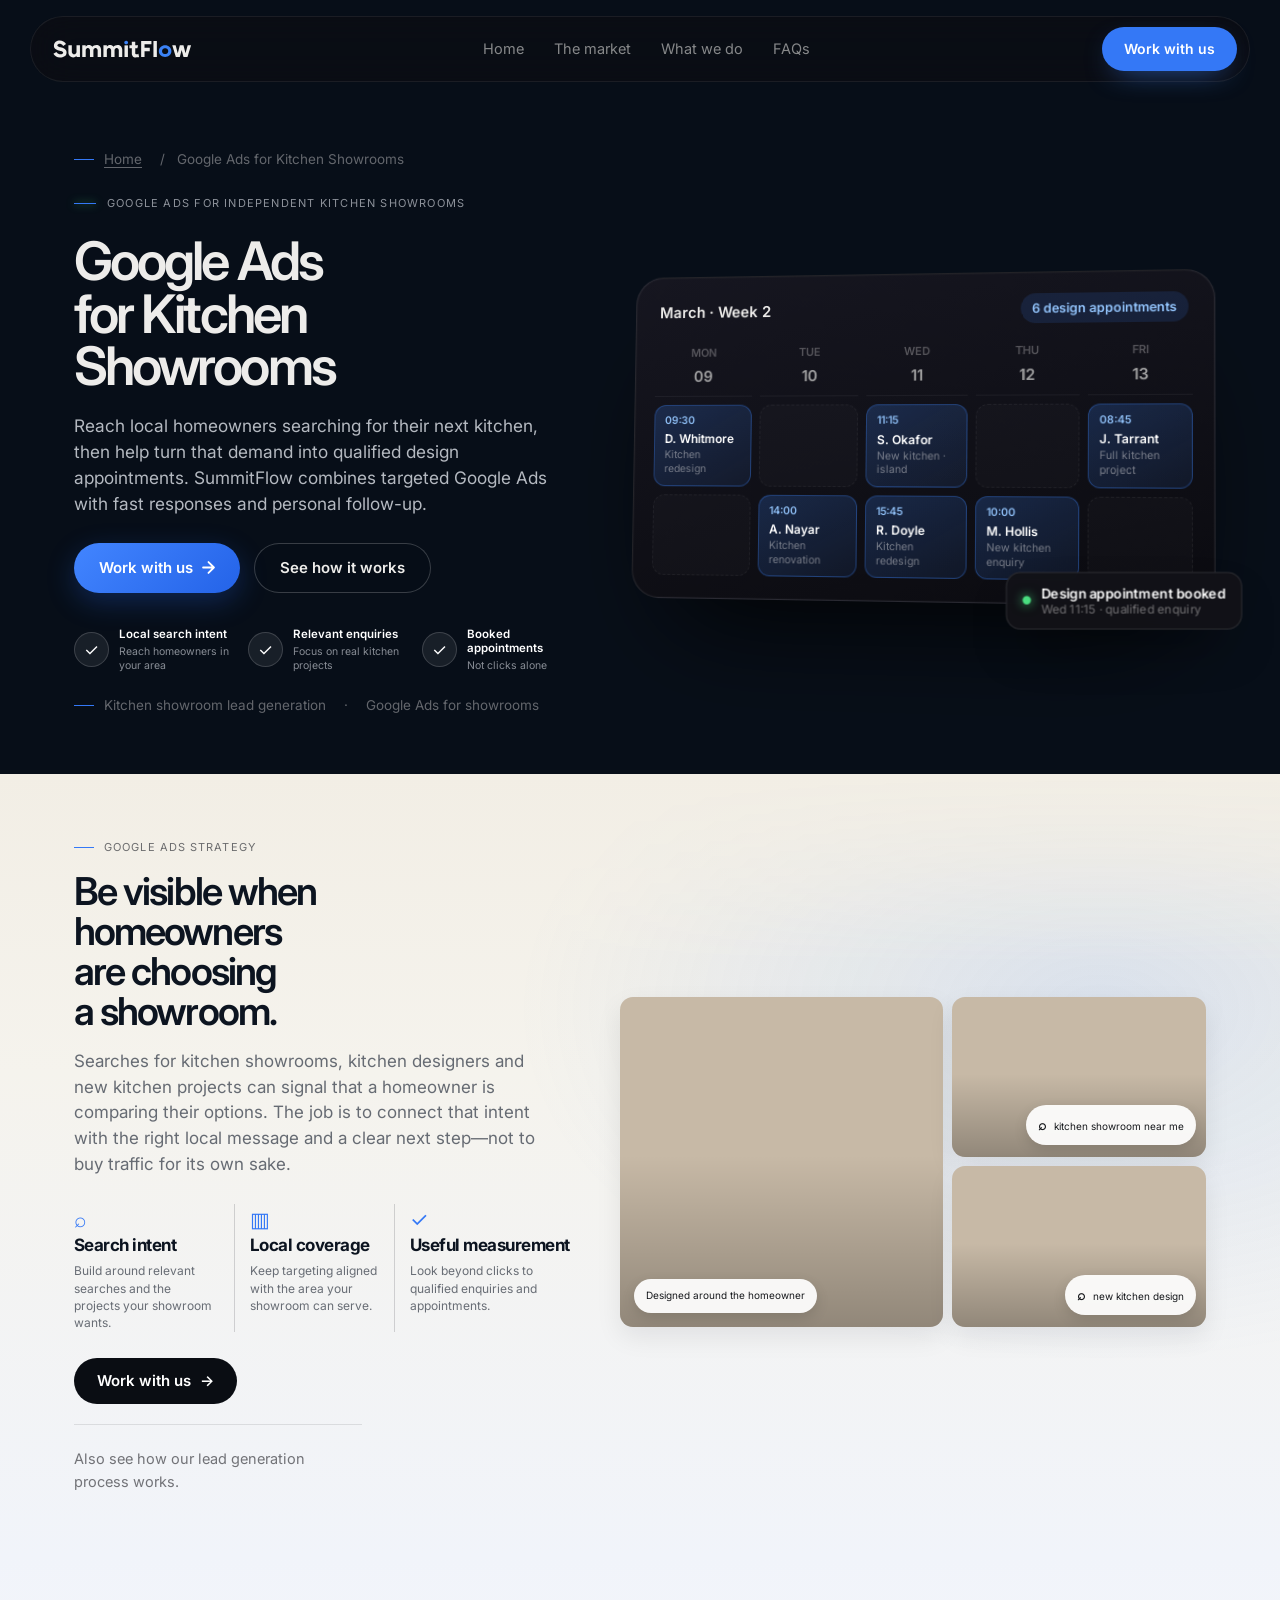
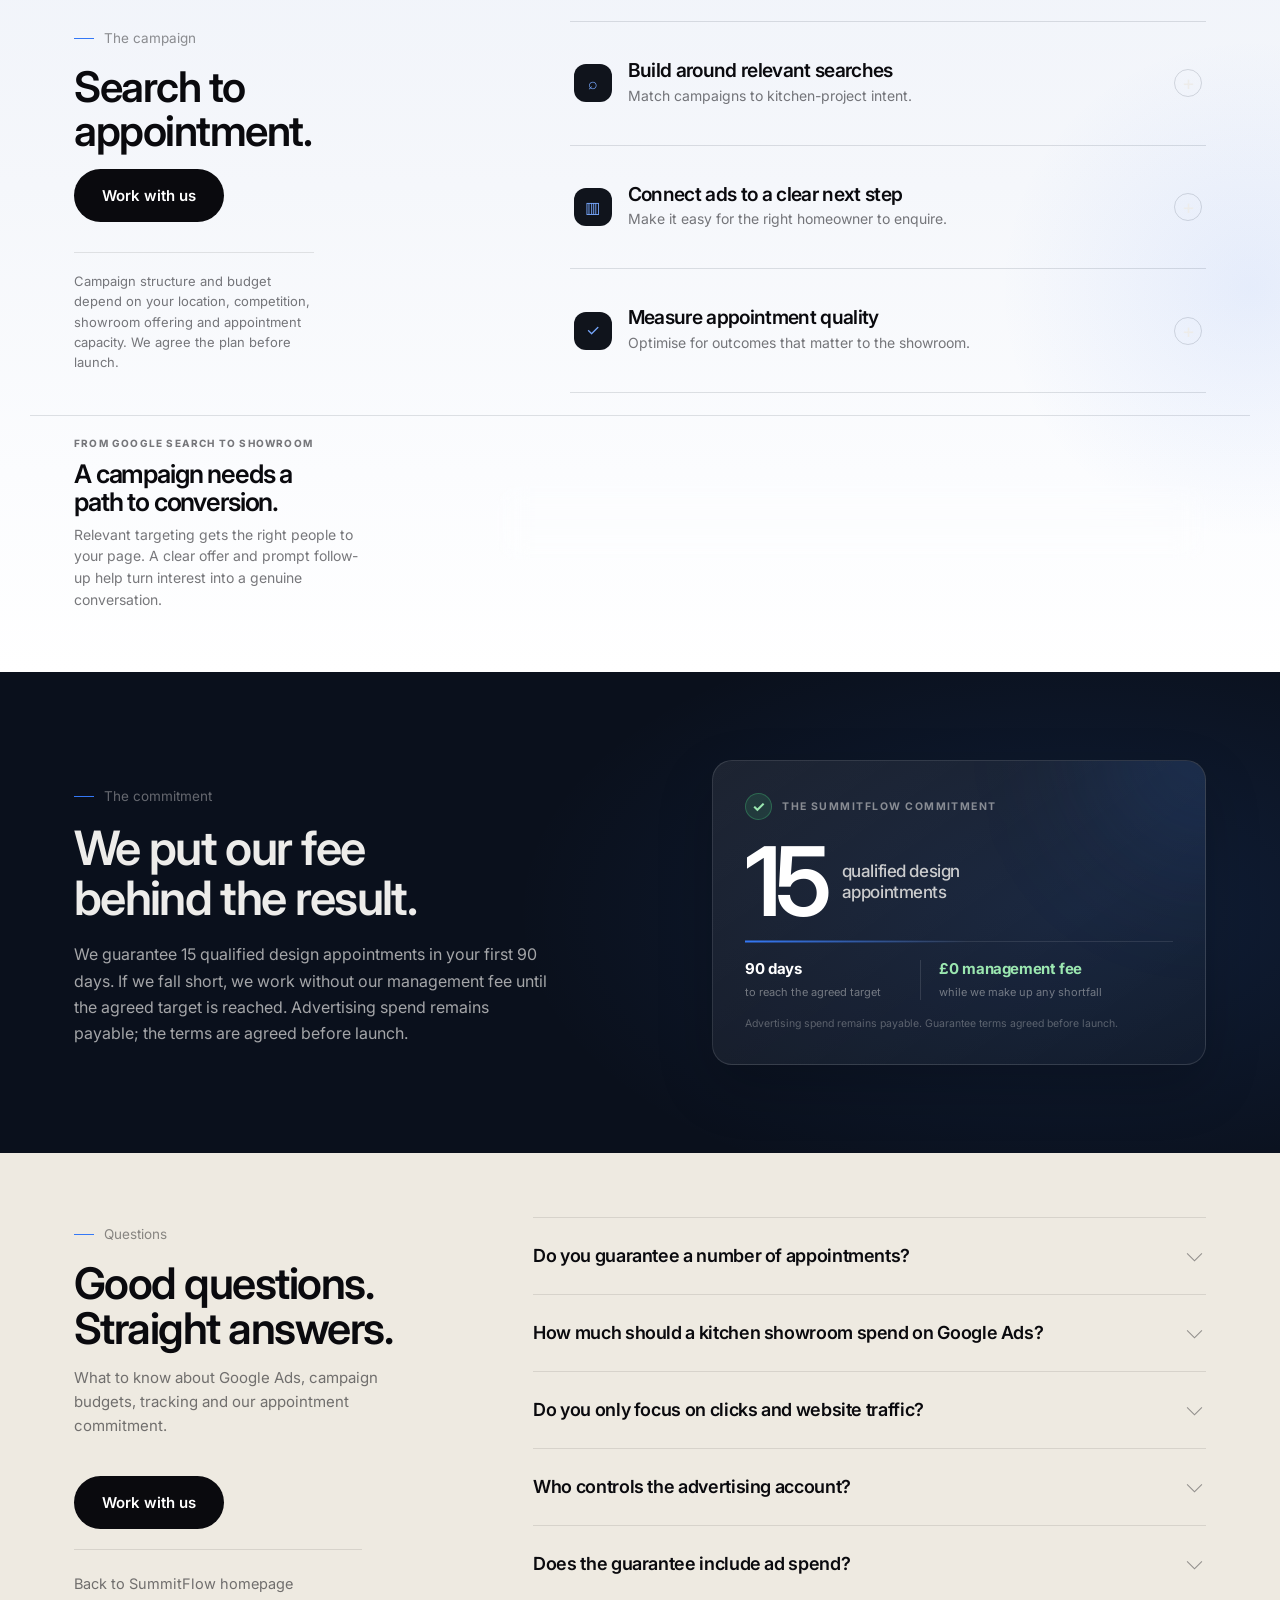
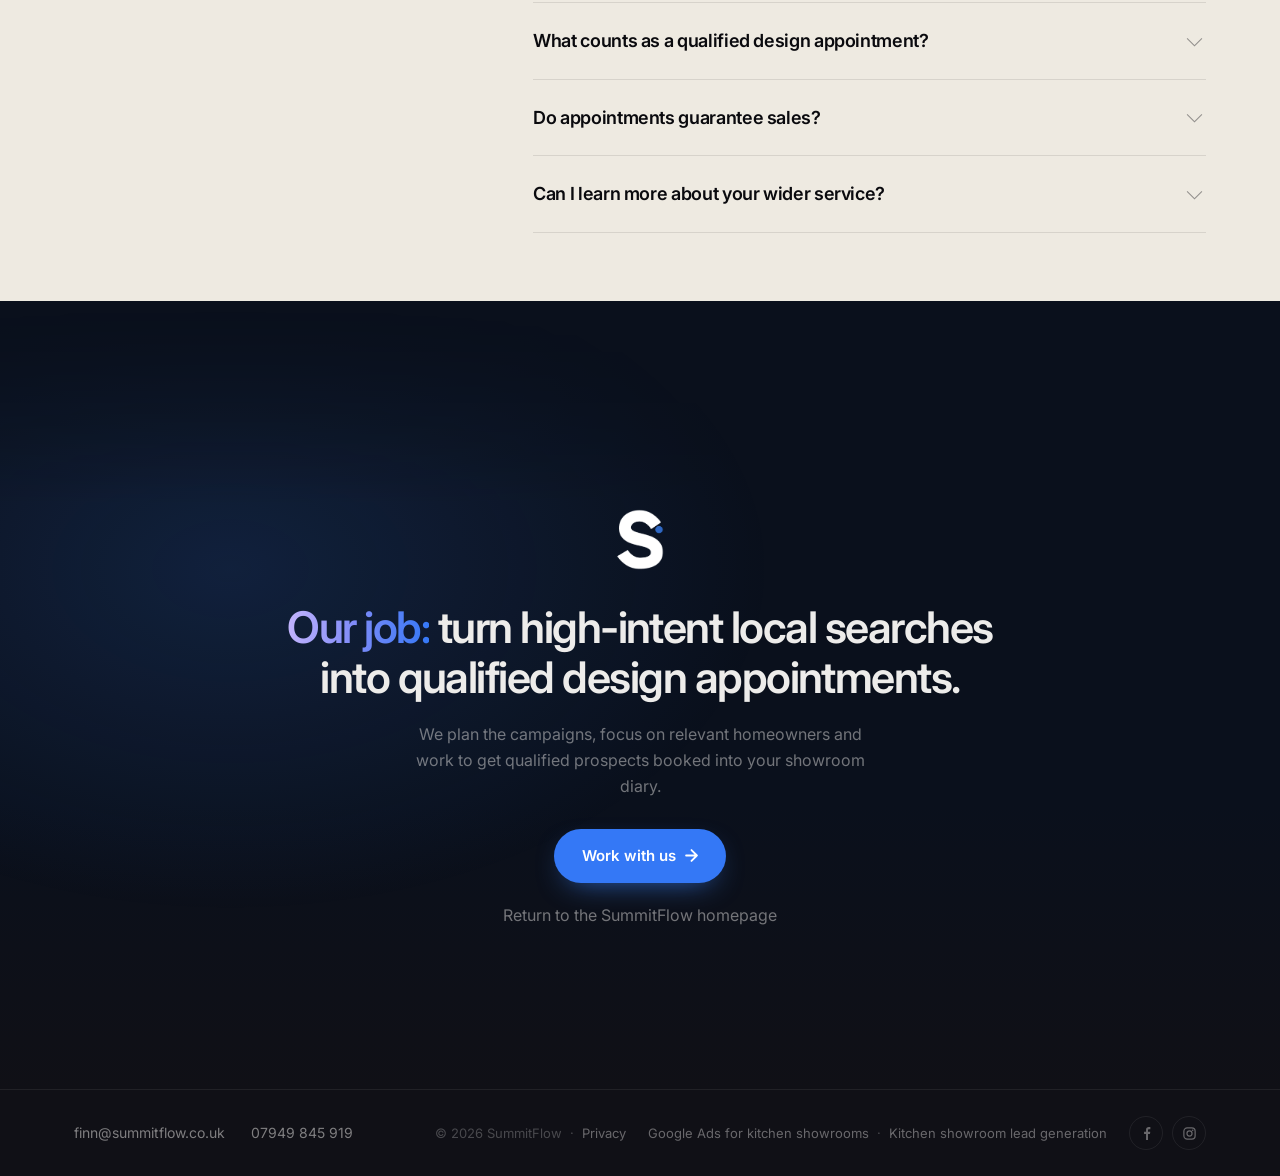
<file: google-ads-kitchen-showrooms.html>
<!DOCTYPE html>
<html lang="en-GB">
<head>
<meta charset="UTF-8">
<meta name="viewport" content="width=device-width, initial-scale=1.0">
<meta name="theme-color" content="#0A101C">
<link rel="apple-touch-icon" sizes="180x180" href="/apple-touch-icon.png">
<link rel="icon" type="image/png" sizes="32x32" href="/favicon-32x32.png">
<link rel="icon" type="image/png" sizes="16x16" href="/favicon-16x16.png">
<link rel="manifest" href="/site.webmanifest">
<meta name="facebook-domain-verification" content="frux6ge8btn7j2e1txwthg2arfwqc0" />
<title>Google Ads for Kitchen Showrooms | SummitFlow</title>
<meta name="description" content="Google Ads for independent kitchen showrooms. Reach local homeowners searching for kitchen design and turn relevant enquiries into qualified design appointments.">
<meta name="robots" content="index, follow, max-image-preview:large">
<link rel="canonical" href="https://summitflow.co.uk/google-ads-kitchen-showrooms.html">
<meta property="og:type" content="website">
<meta property="og:site_name" content="SummitFlow">
<meta property="og:title" content="Google Ads for Kitchen Showrooms | SummitFlow">
<meta property="og:description" content="Google Ads for independent kitchen showrooms. Reach local homeowners searching for kitchen design and turn relevant enquiries into qualified design appointments.">
<meta property="og:url" content="https://summitflow.co.uk/google-ads-kitchen-showrooms.html">
<meta name="twitter:card" content="summary">
<meta name="twitter:title" content="Google Ads for Kitchen Showrooms | SummitFlow">
<meta name="twitter:description" content="Google Ads for independent kitchen showrooms. Reach local homeowners searching for kitchen design and turn relevant enquiries into qualified design appointments.">
<script type="application/ld+json">
{
  "@context": "https://schema.org",
  "@graph": [
    {
      "@type": "Organization",
      "@id": "https://summitflow.co.uk/#organization",
      "name": "SummitFlow",
      "url": "https://summitflow.co.uk/",
      "email": "finn@summitflow.co.uk",
      "telephone": "+447949845919",
      "sameAs": [
        "https://www.facebook.com/profile.php?id=61572411691102",
        "https://www.instagram.com/summitflow.ai/"
      ]
    },
    {
      "@type": "WebPage",
      "@id": "https://summitflow.co.uk/google-ads-kitchen-showrooms.html#webpage",
      "url": "https://summitflow.co.uk/google-ads-kitchen-showrooms.html",
      "name": "Google Ads for Kitchen Showrooms | SummitFlow",
      "description": "Google Ads for independent kitchen showrooms. Reach local homeowners searching for kitchen design and turn relevant enquiries into qualified design appointments.",
      "inLanguage": "en-GB",
      "isPartOf": {
        "@id": "https://summitflow.co.uk/#website"
      },
      "breadcrumb": {
        "@id": "https://summitflow.co.uk/google-ads-kitchen-showrooms.html#breadcrumb"
      },
      "mainEntity": {
        "@id": "https://summitflow.co.uk/google-ads-kitchen-showrooms.html#service"
      }
    },
    {
      "@type": "Service",
      "@id": "https://summitflow.co.uk/google-ads-kitchen-showrooms.html#service",
      "name": "Google Ads for kitchen showrooms",
      "serviceType": "Google Ads campaign planning and management, enquiry qualification, and kitchen design appointment booking",
      "provider": {
        "@id": "https://summitflow.co.uk/#organization"
      },
      "areaServed": {
        "@type": "Country",
        "name": "United Kingdom"
      },
      "audience": {
        "@type": "BusinessAudience",
        "audienceType": "Independent kitchen showrooms"
      },
      "url": "https://summitflow.co.uk/google-ads-kitchen-showrooms.html"
    },
    {
      "@type": "BreadcrumbList",
      "@id": "https://summitflow.co.uk/google-ads-kitchen-showrooms.html#breadcrumb",
      "itemListElement": [
        {
          "@type": "ListItem",
          "position": 1,
          "name": "Home",
          "item": "https://summitflow.co.uk/"
        },
        {
          "@type": "ListItem",
          "position": 2,
          "name": "Google Ads for Kitchen Showrooms",
          "item": "https://summitflow.co.uk/google-ads-kitchen-showrooms.html"
        }
      ]
    }
  ]
}
</script>
<link rel="preconnect" href="https://fonts.googleapis.com">
<link rel="preconnect" href="https://fonts.gstatic.com" crossorigin>
<link href="https://fonts.googleapis.com/css2?family=Inter:wght@400;500;600;700&display=swap" rel="stylesheet">
<link rel="stylesheet" href="/summitflow.css">
<noscript></noscript>







</head>
<body>
<nav class="nav" id="nav">
  <a href="/" class="logo" aria-label="SummitFlow home"><svg viewBox="70.6 53.3 179.3 23.3" fill="currentColor" xmlns="http://www.w3.org/2000/svg" role="img" aria-label="SummitFlow"><g> <path d="M88.16,69.59c0,1.18-0.24,2.18-0.72,2.98c-0.48,0.8-1.12,1.44-1.93,1.92c-0.8,0.48-1.72,0.83-2.76,1.05 c-1.04,0.22-2.1,0.33-3.18,0.33c-1.9,0-3.55-0.44-4.96-1.33c-1.41-0.89-2.57-2.01-3.48-3.38l3.91-2.31 c0.22,0.38,0.49,0.74,0.81,1.08c0.33,0.35,0.69,0.65,1.08,0.92c0.39,0.27,0.82,0.48,1.29,0.65c0.46,0.17,0.93,0.25,1.41,0.25 c0.39,0,0.83-0.02,1.3-0.07c0.47-0.05,0.92-0.15,1.33-0.3c0.41-0.15,0.76-0.35,1.04-0.61c0.28-0.26,0.41-0.6,0.41-1.04 c0-0.37-0.11-0.69-0.34-0.95c-0.23-0.26-0.54-0.48-0.93-0.68c-0.4-0.2-0.86-0.37-1.39-0.5c-0.53-0.14-1.11-0.28-1.72-0.41 c-0.81-0.18-1.66-0.4-2.55-0.67c-0.89-0.27-1.7-0.64-2.44-1.11c-0.74-0.47-1.35-1.09-1.84-1.85c-0.48-0.76-0.73-1.73-0.73-2.92 c0-1.09,0.22-2.05,0.65-2.89c0.43-0.84,1.01-1.53,1.72-2.09c0.71-0.55,1.52-0.97,2.43-1.26c0.91-0.29,1.84-0.43,2.78-0.43 c1.74,0,3.29,0.42,4.66,1.26c1.37,0.84,2.53,1.92,3.48,3.24l-3.7,2.52c-0.18-0.34-0.42-0.67-0.71-1.01 c-0.3-0.34-0.63-0.64-1.01-0.92c-0.38-0.28-0.79-0.5-1.23-0.68c-0.45-0.18-0.92-0.27-1.41-0.27c-0.38,0-0.75,0.05-1.13,0.15 c-0.38,0.1-0.72,0.25-1.02,0.44c-0.31,0.2-0.56,0.44-0.76,0.73c-0.2,0.29-0.3,0.61-0.3,0.96c0,0.32,0.11,0.59,0.33,0.81 c0.22,0.23,0.51,0.42,0.87,0.59c0.37,0.17,0.79,0.32,1.27,0.46c0.48,0.14,1,0.28,1.55,0.41c0.87,0.22,1.77,0.47,2.69,0.76 c0.93,0.29,1.78,0.68,2.55,1.18c0.77,0.5,1.41,1.15,1.91,1.94C87.91,67.36,88.16,68.37,88.16,69.59z"/> <path d="M105.48,75.31h-4.44v-1.54c-0.59,0.65-1.24,1.17-1.95,1.55c-0.71,0.38-1.5,0.58-2.37,0.58s-1.68-0.17-2.43-0.5 c-0.75-0.34-1.4-0.79-1.95-1.38c-0.55-0.58-0.99-1.26-1.32-2.03c-0.33-0.77-0.49-1.6-0.49-2.49v-9.27h4.44v8.41 c0,0.45,0.08,0.87,0.24,1.26c0.16,0.38,0.37,0.73,0.65,1.02c0.28,0.3,0.6,0.53,0.96,0.7c0.37,0.17,0.76,0.25,1.17,0.25 c0.41,0,0.8-0.08,1.17-0.25c0.37-0.17,0.69-0.4,0.98-0.7c0.29-0.3,0.51-0.65,0.67-1.05c0.16-0.4,0.24-0.83,0.24-1.29v-8.35h4.44 V75.31z"/> <path d="M126.95,59.64c0.81,0,1.57,0.17,2.29,0.5c0.72,0.34,1.35,0.79,1.88,1.38c0.53,0.58,0.95,1.26,1.26,2.03 c0.31,0.77,0.46,1.6,0.46,2.49v9.27h-4.44V66.9c0-0.43-0.07-0.85-0.22-1.24c-0.15-0.39-0.35-0.74-0.59-1.04 c-0.25-0.3-0.54-0.53-0.87-0.7c-0.34-0.17-0.69-0.25-1.07-0.25c-0.38,0-0.73,0.09-1.07,0.27c-0.34,0.18-0.63,0.41-0.87,0.71 c-0.25,0.3-0.44,0.64-0.59,1.04c-0.15,0.4-0.22,0.82-0.22,1.27v8.35h-4.44V66.9c0-0.43-0.07-0.85-0.22-1.24 c-0.15-0.39-0.35-0.74-0.6-1.04c-0.25-0.3-0.54-0.53-0.88-0.7c-0.34-0.17-0.69-0.25-1.07-0.25c-0.38,0-0.73,0.09-1.07,0.27 c-0.34,0.18-0.63,0.41-0.88,0.71c-0.25,0.3-0.45,0.64-0.6,1.04c-0.15,0.4-0.22,0.82-0.22,1.27v8.35h-4.44V60.24h4.44l0.03,1.63 c0.51-0.67,1.08-1.21,1.7-1.61c0.62-0.4,1.35-0.61,2.18-0.61c1.07,0,1.99,0.21,2.77,0.62c0.78,0.41,1.42,0.97,1.91,1.66 c0.57-0.65,1.29-1.19,2.16-1.63C124.53,59.86,125.63,59.64,126.95,59.64z"/> <path d="M154.34,59.64c0.81,0,1.57,0.17,2.29,0.5c0.72,0.34,1.35,0.79,1.88,1.38c0.53,0.58,0.95,1.26,1.26,2.03 c0.31,0.77,0.46,1.6,0.46,2.49v9.27h-4.44V66.9c0-0.43-0.07-0.85-0.22-1.24c-0.15-0.39-0.35-0.74-0.59-1.04 c-0.25-0.3-0.54-0.53-0.87-0.7c-0.34-0.17-0.69-0.25-1.07-0.25c-0.38,0-0.73,0.09-1.07,0.27c-0.34,0.18-0.63,0.41-0.87,0.71 c-0.25,0.3-0.44,0.64-0.59,1.04c-0.15,0.4-0.22,0.82-0.22,1.27v8.35h-4.44V66.9c0-0.43-0.07-0.85-0.22-1.24s-0.35-0.74-0.6-1.04 c-0.25-0.3-0.54-0.53-0.88-0.7c-0.34-0.17-0.69-0.25-1.07-0.25c-0.38,0-0.73,0.09-1.07,0.27c-0.34,0.18-0.63,0.41-0.88,0.71 c-0.25,0.3-0.45,0.64-0.6,1.04c-0.15,0.4-0.22,0.82-0.22,1.27v8.35h-4.44V60.24h4.44l0.03,1.63c0.51-0.67,1.08-1.21,1.7-1.61 c0.62-0.4,1.35-0.61,2.18-0.61c1.07,0,1.99,0.21,2.77,0.62c0.78,0.41,1.42,0.97,1.91,1.66c0.57-0.65,1.29-1.19,2.16-1.63 C151.92,59.86,153.02,59.64,154.34,59.64z"/> <path d="M163.16,60.24h4.44v15.07h-4.44V60.24z"/> <path d="M182.08,75.34c-0.43,0.16-1.01,0.29-1.73,0.4c-0.72,0.11-1.73,0.16-3.04,0.16c-0.65,0-1.26-0.12-1.82-0.37 c-0.56-0.25-1.05-0.58-1.47-1.01c-0.41-0.42-0.75-0.92-0.99-1.48c-0.25-0.56-0.37-1.17-0.37-1.82l-0.03-7.14h-3.08v-3.85h3.08v-4.8 h4.44v4.8h3.67l-0.86,3.85h-2.81v6.22c0.02,0.43,0.18,0.8,0.49,1.11c0.31,0.31,0.69,0.46,1.14,0.46c0.77,0,1.33-0.08,1.67-0.25 c0.34-0.17,0.6-0.29,0.76-0.37L182.08,75.34z"/> <path d="M189.1,58.73v4.71h6.78v4.29h-6.78v7.58h-4.38V54.58h13.32v4.15H189.1z"/> <path d="M205.06,54.58v20.73h-4.44V54.58H205.06z"/> <path fill="#3B82F6" d="M215.76,75.3c-1.14,0-2.2-0.2-3.2-0.59c-0.99-0.4-1.86-0.94-2.59-1.63c-0.73-0.69-1.31-1.49-1.74-2.42 c-0.42-0.92-0.63-1.9-0.63-2.93c0-1.05,0.22-2.04,0.65-2.97c0.43-0.93,1.02-1.73,1.76-2.42c0.74-0.68,1.61-1.22,2.59-1.61 c0.98-0.4,2.03-0.59,3.16-0.59c1.12,0,2.18,0.2,3.17,0.61c0.99,0.41,1.86,0.95,2.59,1.64c0.73,0.69,1.31,1.5,1.74,2.42 c0.42,0.92,0.63,1.9,0.63,2.93c0,1.05-0.22,2.03-0.65,2.95c-0.43,0.92-1.02,1.72-1.75,2.4c-0.73,0.68-1.6,1.22-2.59,1.61 C217.91,75.11,216.87,75.3,215.76,75.3z M215.78,63.9c-0.61,0-1.16,0.11-1.64,0.33c-0.49,0.22-0.9,0.51-1.24,0.88 c-0.34,0.37-0.61,0.78-0.8,1.24c-0.19,0.46-0.29,0.92-0.29,1.37c0,0.48,0.09,0.94,0.26,1.39c0.17,0.45,0.43,0.86,0.77,1.22 c0.34,0.37,0.76,0.66,1.26,0.88c0.5,0.22,1.06,0.33,1.68,0.33c0.63,0,1.18-0.11,1.67-0.33c0.49-0.22,0.9-0.51,1.24-0.88 c0.34-0.37,0.6-0.77,0.79-1.22c0.18-0.45,0.28-0.91,0.28-1.39c0-0.46-0.1-0.92-0.29-1.37c-0.19-0.46-0.46-0.87-0.8-1.24 c-0.34-0.37-0.75-0.66-1.24-0.88C216.93,64.01,216.39,63.9,215.78,63.9z"/> <path d="M249.36,60.24l-4.68,15.07h-5.12l-2.4-9.03l-2.4,9.03h-5.12l-4.68-15.07h4.38l2.78,10.1l2.69-10.1h4.68l2.69,10.1 l2.78-10.1H249.36z"/> <path fill="#3B82F6" d="M165.33,58.96c-0.35,0-0.68-0.06-0.98-0.18c-0.3-0.12-0.57-0.29-0.79-0.5c-0.23-0.21-0.4-0.46-0.53-0.74 c-0.13-0.28-0.19-0.58-0.19-0.9c0-0.32,0.07-0.62,0.2-0.91c0.13-0.28,0.31-0.53,0.54-0.74c0.23-0.21,0.49-0.37,0.79-0.49 c0.3-0.12,0.62-0.18,0.97-0.18c0.34,0,0.67,0.06,0.97,0.19c0.3,0.12,0.57,0.29,0.79,0.5s0.4,0.46,0.53,0.74 c0.13,0.28,0.19,0.58,0.19,0.9c0,0.32-0.07,0.62-0.2,0.9c-0.13,0.28-0.31,0.53-0.54,0.74c-0.23,0.21-0.49,0.37-0.79,0.49 C165.99,58.9,165.66,58.96,165.33,58.96z"/> </g></svg></a>
  <ul class="nav-links">
    <li><a href="/">Home</a></li>
    <li><a href="#market">The market</a></li>
    <li><a href="#offer">What we do</a></li>
    <li><a href="#faq">FAQs</a></li>
  </ul>
  <a href="/apply.html" class="btn">Work with us</a>
  <button class="ham" id="ham" aria-label="Menu" aria-expanded="false"><span></span><span></span><span></span></button>
</nav>
<nav class="drawer" id="drawer">
  <a href="/">Home</a>
  <a href="#market" onclick="closeD()">The market</a>
  <a href="#offer" onclick="closeD()">What we do</a>
  <a href="#faq" onclick="closeD()">FAQs</a>
  <a href="/apply.html" class="btn d-cta">Work with us</a>
</nav>
<section class="hero"><div class="wrap hero-grid"><div><p class="eyebrow"><a href="/" style="color:inherit;text-decoration:underline;text-underline-offset:3px">Home</a> &nbsp; / &nbsp; Google Ads for Kitchen Showrooms</p><div class="pill ha a1"><i></i>Google Ads for independent kitchen showrooms</div><h1 class="h1 ha a2">Google Ads for Kitchen Showrooms</h1><p class="lead ha a3">Reach local homeowners searching for their next kitchen, then help turn that demand into qualified design appointments. SummitFlow combines targeted Google Ads with fast responses and personal follow-up.</p><div class="hero-cta ha a4"><a href="/apply.html" class="btn">Work with us <svg width="13" height="13" viewBox="0 0 12 12" fill="none" aria-hidden="true"><path d="M1 6h10M6 1l5 5-5 5" stroke="currentColor" stroke-width="1.7" stroke-linecap="round" stroke-linejoin="round"/></svg></a><a href="#offer" class="btn btn--ghost">See how it works</a></div><div class="hero-benefits ha a5"><div><span class="benefit-icon">✓</span><p><strong>Local search intent</strong><small>Reach homeowners in your area</small></p></div><div><span class="benefit-icon">✓</span><p><strong>Relevant enquiries</strong><small>Focus on real kitchen projects</small></p></div><div><span class="benefit-icon">✓</span><p><strong>Booked appointments</strong><small>Not clicks alone</small></p></div></div><p class="eyebrow" style="margin-top:22px"><a href="/kitchen-showroom-lead-generation.html">Kitchen showroom lead generation</a> &nbsp; · &nbsp; <a href="/google-ads-kitchen-showrooms.html">Google Ads for showrooms</a></p></div><div class="diary-stage ha a6">
      <div class="diary" role="img" aria-label="Illustrative week in a kitchen showroom diary with booked design appointments">
        <div class="d-top">
          <span class="d-month">March &middot; Week 2</span>
          <span class="d-count">6 design appointments</span>
        </div>
        <div class="d-days">
          <div class="d-col">
            <div class="d-dow">MON<b>09</b></div>
            <div class="appt"><span class="t">09:30</span><span class="n">D. Whitmore</span><span class="p">Kitchen redesign</span></div>
            <div class="slot"></div>
          </div>
          <div class="d-col">
            <div class="d-dow">TUE<b>10</b></div>
            <div class="slot"></div>
            <div class="appt"><span class="t">14:00</span><span class="n">A. Nayar</span><span class="p">Kitchen renovation</span></div>
          </div>
          <div class="d-col">
            <div class="d-dow">WED<b>11</b></div>
            <div class="appt appt--new"><span class="t">11:15</span><span class="n">S. Okafor</span><span class="p">New kitchen &middot; island</span></div>
            <div class="appt"><span class="t">15:45</span><span class="n">R. Doyle</span><span class="p">Kitchen redesign</span></div>
          </div>
          <div class="d-col">
            <div class="d-dow">THU<b>12</b></div>
            <div class="slot"></div>
            <div class="appt"><span class="t">10:00</span><span class="n">M. Hollis</span><span class="p">New kitchen enquiry</span></div>
          </div>
          <div class="d-col">
            <div class="d-dow">FRI<b>13</b></div>
            <div class="appt"><span class="t">08:45</span><span class="n">J. Tarrant</span><span class="p">Full kitchen project</span></div>
            <div class="slot"></div>
          </div>
        </div>
      </div>
      <div class="d-toast">
        <span class="dot"></span>
        <p>Design appointment booked<small>Wed 11:15 &middot; qualified enquiry</small></p>
      </div>
    </div></div></section>
<section class="market market-redesign market-gradient" id="market"><div class="wrap market-layout"><div class="market-copy rv"><p class="eyebrow">Google Ads strategy</p><h2 class="h2">Be visible when homeowners are choosing a showroom.</h2><p class="market-lead">Searches for kitchen showrooms, kitchen designers and new kitchen projects can signal that a homeowner is comparing their options. The job is to connect that intent with the right local message and a clear next step—not to buy traffic for its own sake.</p><div class="market-signals"><div><span class="signal-icon">⌕</span><strong>Search intent</strong><p>Build around relevant searches and the projects your showroom wants.</p></div><div><span class="signal-icon">▥</span><strong>Local coverage</strong><p>Keep targeting aligned with the area your showroom can serve.</p></div><div><span class="signal-icon">✓</span><strong>Useful measurement</strong><p>Look beyond clicks to qualified enquiries and appointments.</p></div></div><a href="/apply.html" class="btn btn--dark">Work with us <span aria-hidden="true">→</span></a><p class="offer-note" style="margin-top:20px">Also see <a href="/kitchen-showroom-lead-generation.html">how our lead generation process works</a>.</p></div><div class="kitchen-gallery rv dl1" aria-label="Examples of contemporary kitchen styles">
      <div class="kitchen-photo kitchen-photo--large"><span class="photo-label">Designed around the homeowner</span></div>
      <div class="kitchen-photo kitchen-photo--top"><span class="search-chip"><b>⌕</b> kitchen showroom near me</span></div>
      <div class="kitchen-photo kitchen-photo--bottom"><span class="search-chip"><b>⌕</b> new kitchen design</span></div>
    </div></div></section>
<section class="sect sect--air on-paper" id="offer"><div class="wrap split"><div class="sticky-head rv"><p class="eyebrow">The campaign</p><h2 class="h2" style="max-width:11ch;margin-bottom:20px;">Search to appointment.</h2><a href="/apply.html" class="btn btn--dark">Work with us</a><p class="offer-note">Campaign structure and budget depend on your location, competition, showroom offering and appointment capacity. We agree the plan before launch.</p></div><div class="rows"><div class="row-item row-item--dropdown rv dl1"><details class="row-accordion"><summary><span class="row-ic" aria-hidden="true">⌕</span><span class="row-accordion-copy"><h3>Build around relevant searches</h3><p class="accordion-sub">Match campaigns to kitchen-project intent.</p></span><span class="accordion-chevron" aria-hidden="true">+</span></summary><div class="accordion-body"><p>We organise targeting and ad messaging around relevant searches, services and locations. Search terms that do not fit your offer should be excluded or reduced, so the campaign has a clearer focus.</p></div></details></div><div class="row-item row-item--dropdown rv dl2"><details class="row-accordion"><summary><span class="row-ic" aria-hidden="true">▥</span><span class="row-accordion-copy"><h3>Connect ads to a clear next step</h3><p class="accordion-sub">Make it easy for the right homeowner to enquire.</p></span><span class="accordion-chevron" aria-hidden="true">+</span></summary><div class="accordion-body"><p>The landing-page message and enquiry route should match the searcher’s intent, explain what happens next and make it straightforward to request a conversation or design appointment.</p></div></details></div><div class="row-item row-item--dropdown rv dl3"><details class="row-accordion"><summary><span class="row-ic" aria-hidden="true">✓</span><span class="row-accordion-copy"><h3>Measure appointment quality</h3><p class="accordion-sub">Optimise for outcomes that matter to the showroom.</p></span><span class="accordion-chevron" aria-hidden="true">+</span></summary><div class="accordion-body"><p>Clicks and form fills are not the end goal. We review lead quality and appointment outcomes with you, so decisions can be based on the enquiries that turn into worthwhile design conversations.</p></div></details></div></div></div><div class="wrap followup-bottom followup-bottom--clean rv"><div class="followup-bottom-intro"><span class="followup-bottom-kicker">FROM GOOGLE SEARCH TO SHOWROOM</span><h3>A campaign needs a path to conversion.</h3><p>Relevant targeting gets the right people to your page. A clear offer and prompt follow-up help turn interest into a genuine conversation.</p></div><details class="followup-details followup-details--premium"><summary class="followup-summary followup-summary--premium"><span class="summary-icon" aria-hidden="true">↗</span><span class="summary-copy"><strong>How a search can become an appointment</strong><small>See the steps from first contact to booked design appointment</small></span><span class="summary-toggle" aria-hidden="true">+</span></summary><div class="followup-visual followup-visual--clean" aria-label="Enquiry follows a process to become a booked design appointment"><div class="followup-flow"><div class="followup-node"><div class="mini-icon">⌕</div><strong>Relevant search</strong><span>Homeowner is looking</span></div><div class="flow-arrow" aria-hidden="true">→</div><div class="followup-node"><div class="mini-icon">↗</div><strong>Enquiry and follow-up</strong><span>Suitability checked</span></div><div class="flow-arrow" aria-hidden="true">→</div><div class="followup-node followup-node--booked"><div class="mini-icon">✓</div><strong>Booked appointment</strong><span>Added to your diary</span></div></div><div class="followup-foot followup-foot--clean"><span class="done-check" aria-hidden="true">✓</span><b>All done on your behalf.</b></div></div></details></div></section>
<section class="sect sect--tight field-navy guarantee-section" id="guarantee"><div class="wrap guarantee-grid"><div class="guarantee-copy rv"><p class="eyebrow">The commitment</p><h2 class="h2">We put our fee behind the result.</h2><p class="lead">We guarantee 15 qualified design appointments in your first 90 days. If we fall short, we work without our management fee until the agreed target is reached. Advertising spend remains payable; the terms are agreed before launch.</p></div><div class="guarantee-card rv dl1" aria-label="Appointment guarantee: 15 qualified design appointments in 90 days"><div class="guarantee-card-top"><span class="guarantee-symbol" aria-hidden="true">✓</span><span>THE SUMMITFLOW COMMITMENT</span></div><div class="guarantee-number"><strong>15</strong><span>qualified design<br>appointments</span></div><div class="guarantee-rule"><span></span></div><div class="guarantee-card-bottom"><div><b>90 days</b><small>to reach the agreed target</small></div><div class="guarantee-protection"><b>£0 management fee</b><small>while we make up any shortfall</small></div></div><p class="guarantee-disclaimer">Advertising spend remains payable. Guarantee terms agreed before launch.</p></div></div></section>
<section class="sect sect--air on-paper-2" id="faq"><div class="wrap split split--faq"><div class="sticky-head rv"><p class="eyebrow">Questions</p><h2 class="h2" style="max-width:13ch;margin-bottom:18px;">Good questions. Straight answers.</h2><p class="lead faq-intro">What to know about Google Ads, campaign budgets, tracking and our appointment commitment.</p><a href="/apply.html" class="btn btn--dark">Work with us</a><p class="offer-note" style="margin-top:20px"><a href="/">Back to SummitFlow homepage</a></p></div><div><details class="q rv dl1"><summary>Do you guarantee a number of appointments?</summary><div class="q-body"><p>Our current offer is 15 qualified design appointments within the first 90 days. If we fall short, we continue working without our management fee until the agreed target is reached, subject to the terms agreed before launch. Advertising spend remains payable.</p></div></details><details class="q rv dl1"><summary>How much should a kitchen showroom spend on Google Ads?</summary><div class="q-body"><p>There is no single suitable budget for every showroom. It depends on the towns you serve, competitive search demand, your projects and your ability to handle enquiries. We discuss a budget based on your situation before campaigns launch.</p></div></details><details class="q rv dl2"><summary>Do you only focus on clicks and website traffic?</summary><div class="q-body"><p>No. Traffic is only useful if it leads to relevant conversations. We focus on enquiry quality and booked design appointments, and use those outcomes to inform campaign decisions where tracking allows.</p></div></details><details class="q rv dl2"><summary>Who controls the advertising account?</summary><div class="q-body"><p>The intention is for campaigns to run through an account your business controls, with access to campaign data. We’ll confirm the account setup before any work begins.</p></div></details><details class="q rv dl2"><summary>Does the guarantee include ad spend?</summary><div class="q-body"><p>No. Advertising spend is separate and remains payable to the advertising platform. The guarantee relates to our management fee and the agreed appointment target.</p></div></details><details class="q rv dl3"><summary>What counts as a qualified design appointment?</summary><div class="q-body"><p>We agree the qualification criteria with your showroom before launch. They should reflect the homeowner’s project, service area and other practical requirements, plus a genuine booking for a design appointment.</p></div></details><details class="q rv dl3"><summary>Do appointments guarantee sales?</summary><div class="q-body"><p>No. The commitment is to qualified appointments, not sales. The final sale depends on the customer, your offer, pricing, design process and sales team.</p></div></details><details class="q rv dl3"><summary>Can I learn more about your wider service?</summary><div class="q-body"><p>Yes. Visit the <a href="/">SummitFlow homepage</a> for an overview, or read about our <a href="/kitchen-showroom-lead-generation.html">kitchen showroom lead generation process</a>.</p></div></details></div></div></section>
<section class="mission" id="mission"><div class="wrap mission-in"><span class="mark mission-mark rv" role="img" aria-label="SummitFlow"></span><p class="mission-line rv dl1"><span class="grad">Our job:</span> turn high-intent local searches into qualified design appointments.</p><p class="mission-sub rv dl2">We plan the campaigns, focus on relevant homeowners and work to get qualified prospects booked into your showroom diary.</p><a href="/apply.html" class="btn mission-cta rv dl3">Work with us <svg width="13" height="13" viewBox="0 0 12 12" fill="none" aria-hidden="true"><path d="M1 6h10M6 1l5 5-5 5" stroke="currentColor" stroke-width="1.7" stroke-linecap="round" stroke-linejoin="round"/></svg></a><p class="mission-sub rv dl3"><a href="/">Return to the SummitFlow homepage</a></p></div></section>
<footer>
  <div class="wrap f-bar">
    <div class="f-contact">
      <a href="mailto:finn@summitflow.co.uk">finn@summitflow.co.uk</a>
      <a href="tel:07949845919">07949 845 919</a>
    </div>
    <div class="f-right">
      <p class="f-legal">&copy; 2026 SummitFlow &nbsp;&middot;&nbsp; <a href="/privacy.html">Privacy</a></p><nav class="f-legal" aria-label="Services"><a href="/google-ads-kitchen-showrooms.html">Google Ads for kitchen showrooms</a> &nbsp;&middot;&nbsp; <a href="/kitchen-showroom-lead-generation.html">Kitchen showroom lead generation</a></nav>
      <div class="f-soc">
        <a href="https://www.facebook.com/profile.php?id=61572411691102" class="soc" target="_blank" rel="noopener" aria-label="Facebook">
          <svg width="15" height="15" viewBox="0 0 16 16" fill="currentColor" aria-hidden="true"><path d="M9.6 15V8.6h2.1l.3-2.5H9.6V4.6c0-.7.2-1.2 1.2-1.2h1.3V1.1C11.9 1.1 11.2 1 10.4 1 8.7 1 7.5 2 7.5 4v2.1H5.4v2.5h2.1V15h2.1Z"/></svg>
        </a>
        <a href="https://www.instagram.com/summitflow.ai/" class="soc" target="_blank" rel="noopener" aria-label="Instagram">
          <svg width="15" height="15" viewBox="0 0 16 16" fill="none" aria-hidden="true"><rect x="2" y="2" width="12" height="12" rx="3.6" stroke="currentColor" stroke-width="1.3"/><circle cx="8" cy="8" r="2.7" stroke="currentColor" stroke-width="1.3"/><circle cx="11.4" cy="4.6" r=".85" fill="currentColor"/></svg>
        </a>
      </div>
    </div>
  </div>
</footer>
<script>
/* the two routes - one switch, one track */
(function(){
  const sw=document.querySelector('.race-switch');
  if(!sw)return;
  const btns=[...sw.querySelectorAll('.rs')],
        glide=sw.querySelector('.rs-glide'),
        tracks=btns.map(b=>document.getElementById(b.getAttribute('aria-controls')));

  function moveGlide(){
    const b=btns.find(x=>x.getAttribute('aria-selected')==='true');
    glide.style.width=b.offsetWidth+'px';
    glide.style.transform='translateX('+(b.offsetLeft-4)+'px)';
  }

  function play(t){
    t.classList.remove('on');
    void t.offsetWidth;          /* restart the stagger */
    t.classList.add('on');
  }

  function select(i){
    btns.forEach((b,n)=>{
      const on=n===i;
      b.setAttribute('aria-selected',on);
      b.tabIndex=on?0:-1;
      tracks[n].hidden=!on;
      if(on)play(tracks[n]); else tracks[n].classList.remove('on');
    });
    moveGlide();
  }

  btns.forEach((b,i)=>{
    b.addEventListener('click',()=>select(i));
    b.addEventListener('keydown',e=>{
      if(e.key!=='ArrowRight'&&e.key!=='ArrowLeft')return;
      e.preventDefault();
      const n=(i+(e.key==='ArrowRight'?1:-1)+btns.length)%btns.length;
      select(n); btns[n].focus();
    });
  });

  addEventListener('resize',moveGlide,{passive:true});
  moveGlide();

  /* first track runs itself once the section is on screen */
  const race=document.querySelector('.race');
  tracks[0].classList.remove('on');
  new IntersectionObserver((es,o)=>es.forEach(e=>{
    if(!e.isIntersecting)return;
    play(tracks[0]); o.disconnect();
  }),{threshold:.3}).observe(race);
})();

/* nav */
const ham=document.getElementById('ham'),drawer=document.getElementById('drawer'),nav=document.getElementById('nav');
ham.addEventListener('click',()=>{
  const o=ham.classList.toggle('open');
  drawer.classList.toggle('open',o);
  ham.setAttribute('aria-expanded',o);
  document.body.style.overflow=o?'hidden':'';
});
function closeD(){ham.classList.remove('open');drawer.classList.remove('open');ham.setAttribute('aria-expanded','false');document.body.style.overflow='';}
document.addEventListener('click',e=>{if(drawer.classList.contains('open')&&!drawer.contains(e.target)&&!ham.contains(e.target))closeD();});
document.addEventListener('keydown',e=>{if(e.key==='Escape')closeD();});
addEventListener('scroll',()=>nav.classList.toggle('scrolled',scrollY>16),{passive:true});

/* reveal */
const io=new IntersectionObserver(es=>es.forEach(e=>{if(e.isIntersecting){
  e.target.classList.add('in');
  io.unobserve(e.target);
}}),{threshold:.06,rootMargin:'0px 0px -40px 0px'});
document.querySelectorAll('.rv').forEach(el=>io.observe(el));

/* nav mirrors where you are on the page */
(function(){
  const links=[...document.querySelectorAll('.nav-links a')];
  const map=links.map(a=>({a,sec:document.querySelector(a.getAttribute('href'))})).filter(o=>o.sec);
  if(!map.length)return;
  let queued=false;
  function spy(){
    const y=scrollY+150;let cur=null;
    map.forEach(o=>{if(o.sec.offsetTop<=y)cur=o;});
    links.forEach(a=>a.classList.remove('active'));
    if(cur&&scrollY>60)cur.a.classList.add('active');
  }
  addEventListener('scroll',()=>{
    if(queued)return;queued=true;
    requestAnimationFrame(()=>{spy();queued=false;});
  },{passive:true});
  spy();
})();

/* FAQ opens and closes at a readable speed, one at a time */
(function(){
  const qs=[...document.querySelectorAll('.q')];
  function shut(d){
    const b=d.querySelector('.q-body');if(!b)return;
    b.style.height=b.scrollHeight+'px';
    requestAnimationFrame(()=>{b.style.height='0px';});
    b.addEventListener('transitionend',()=>{if(b.style.height==='0px')d.open=false;},{once:true});
    setTimeout(()=>{if(b.style.height==='0px')d.open=false;},420);
  }
  qs.forEach(d=>{
    const sum=d.querySelector('summary'),body=d.querySelector('.q-body');
    if(!sum||!body)return;
    sum.addEventListener('click',ev=>{
      ev.preventDefault();
      if(d.open){shut(d);return;}
      qs.forEach(o=>{if(o!==d&&o.open)shut(o);});
      d.open=true;
      body.style.height='0px';
      requestAnimationFrame(()=>{body.style.height=body.scrollHeight+'px';});
      body.addEventListener('transitionend',()=>{if(d.open)body.style.height='auto';},{once:true});
    });
  });
})();

</script>
</body>
</html>
</file>
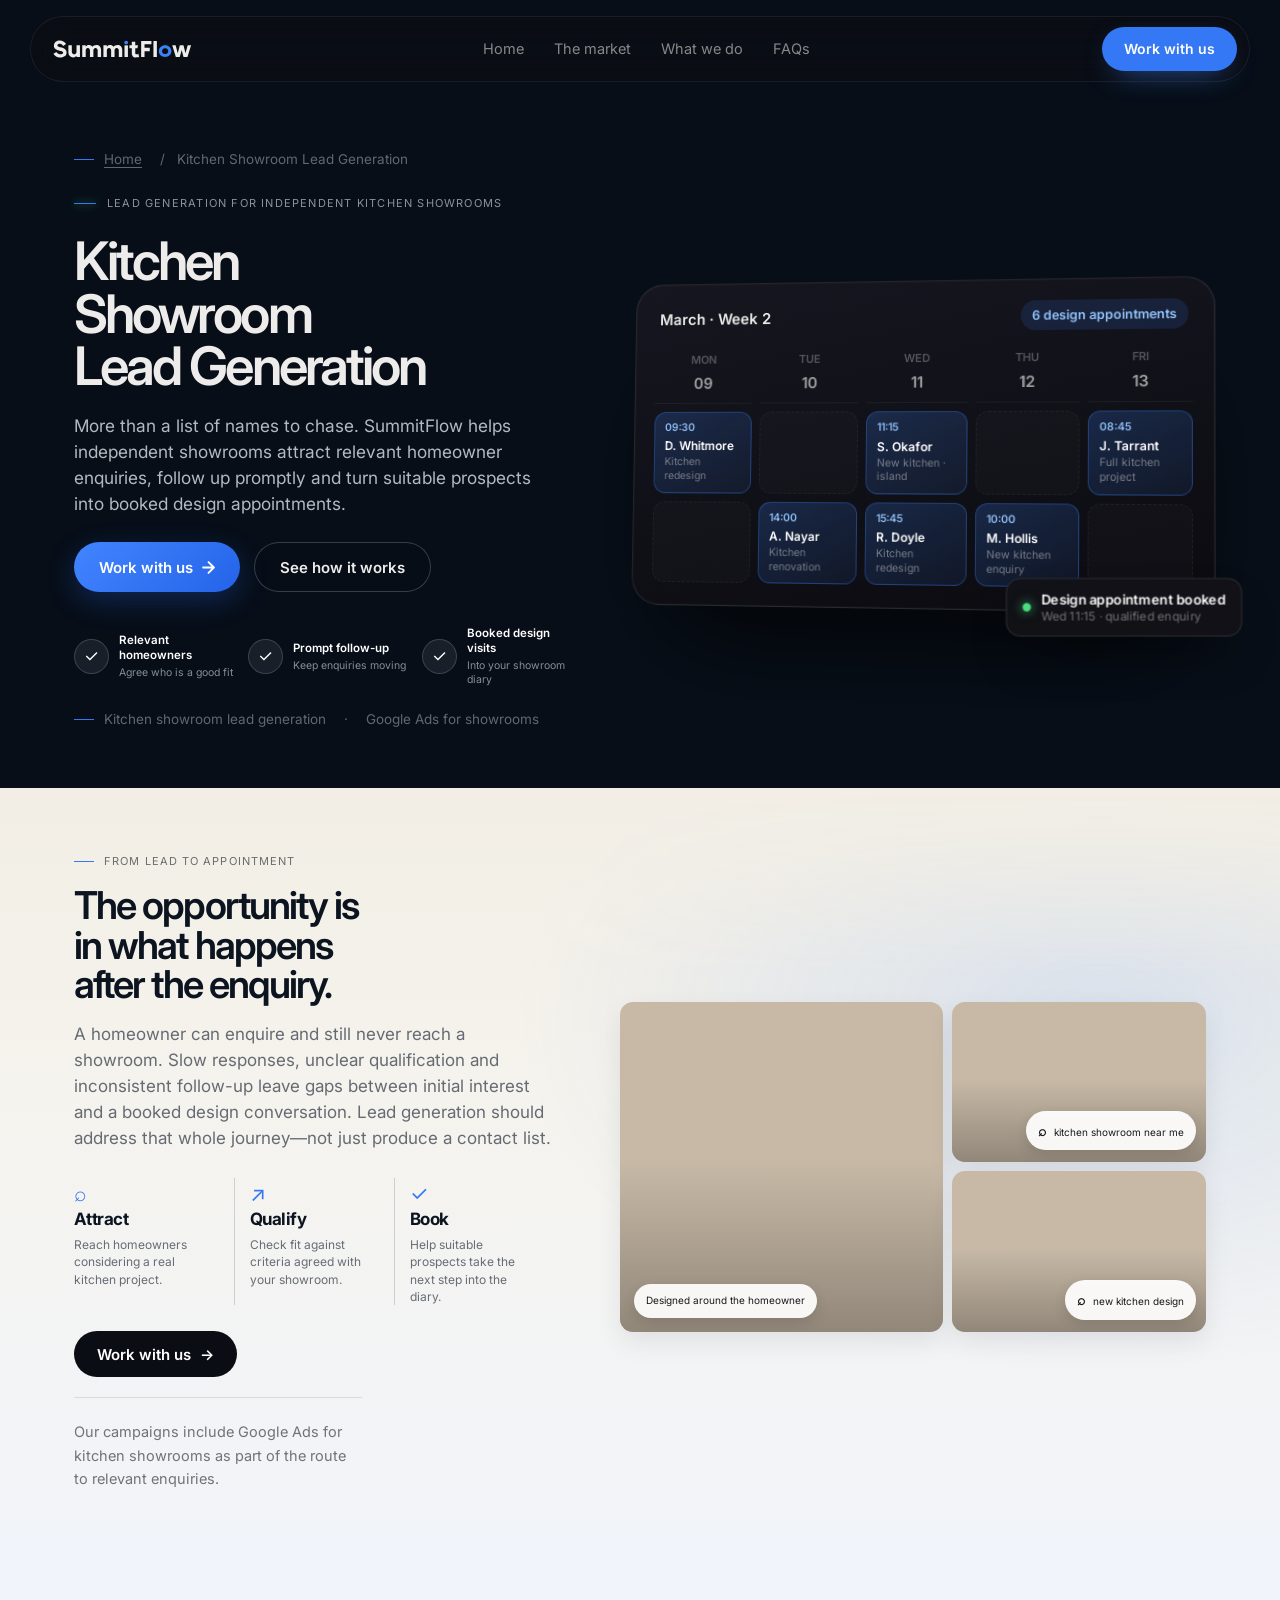
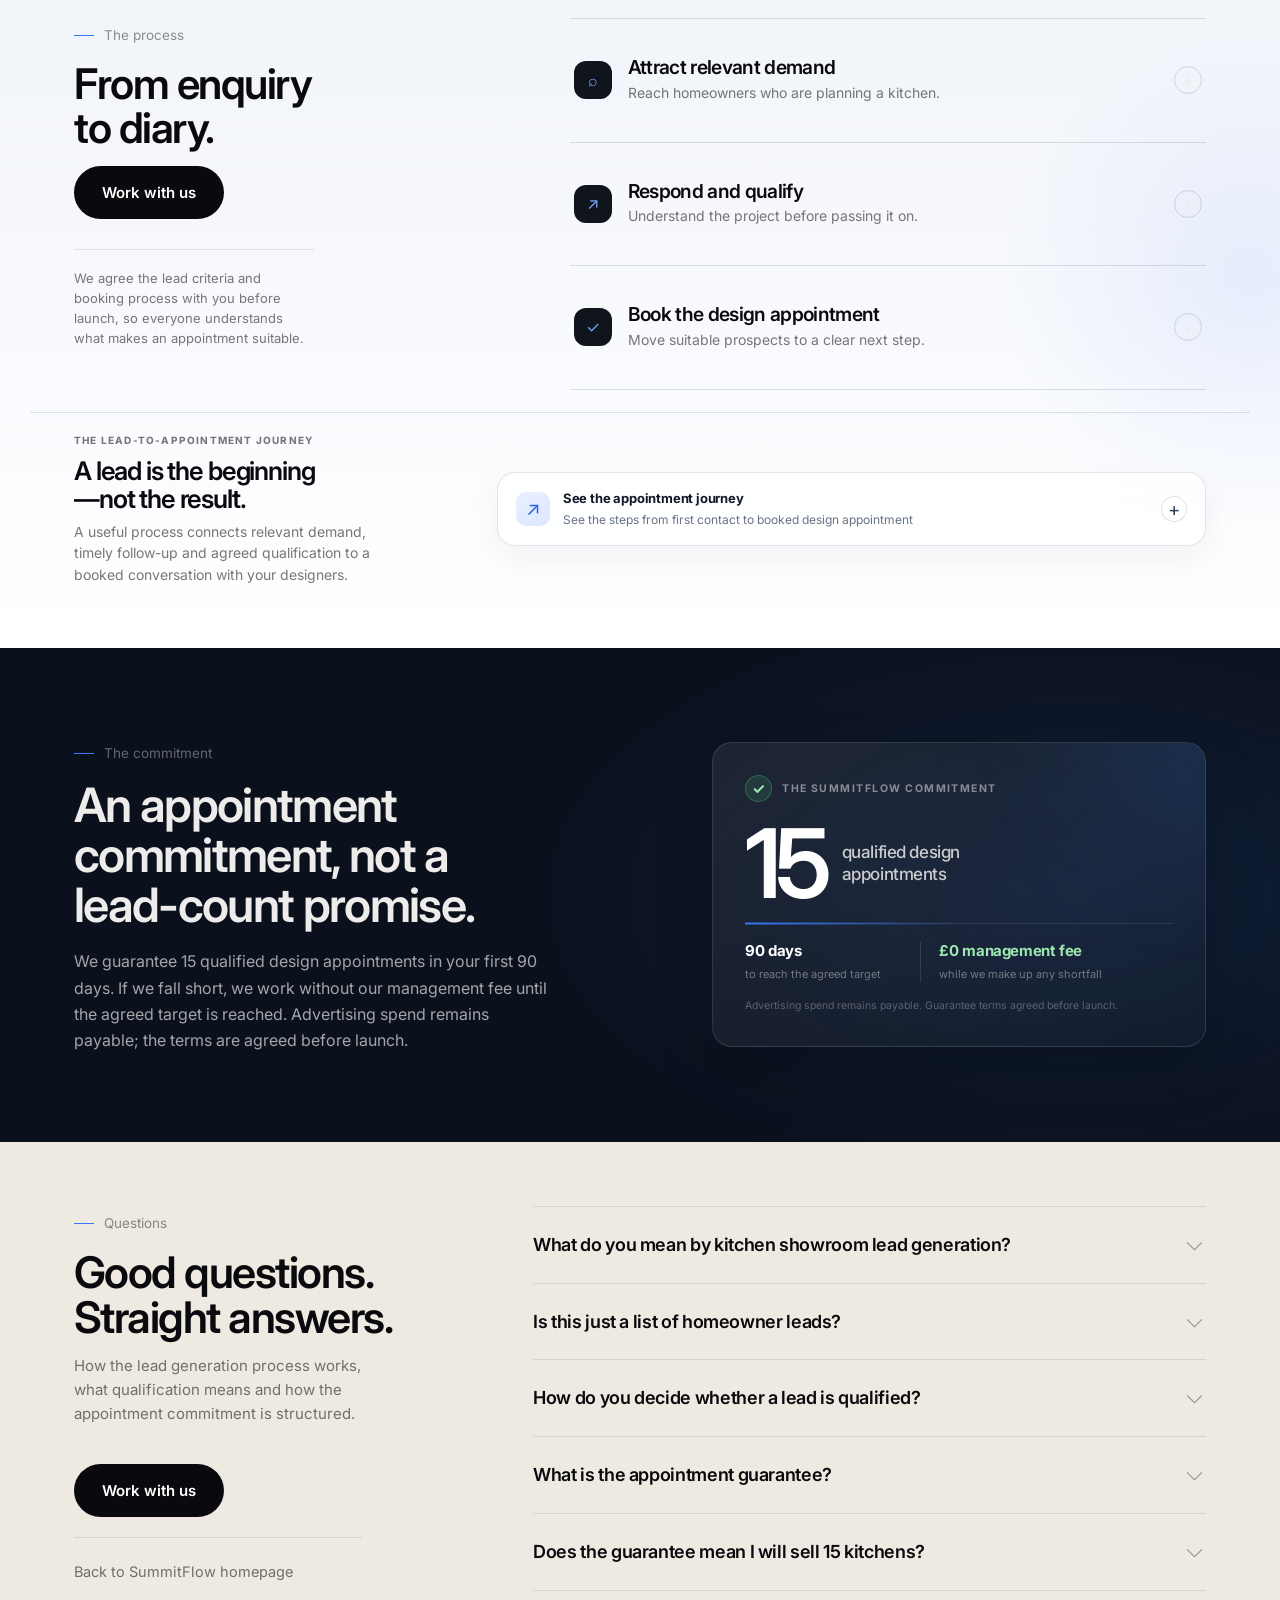
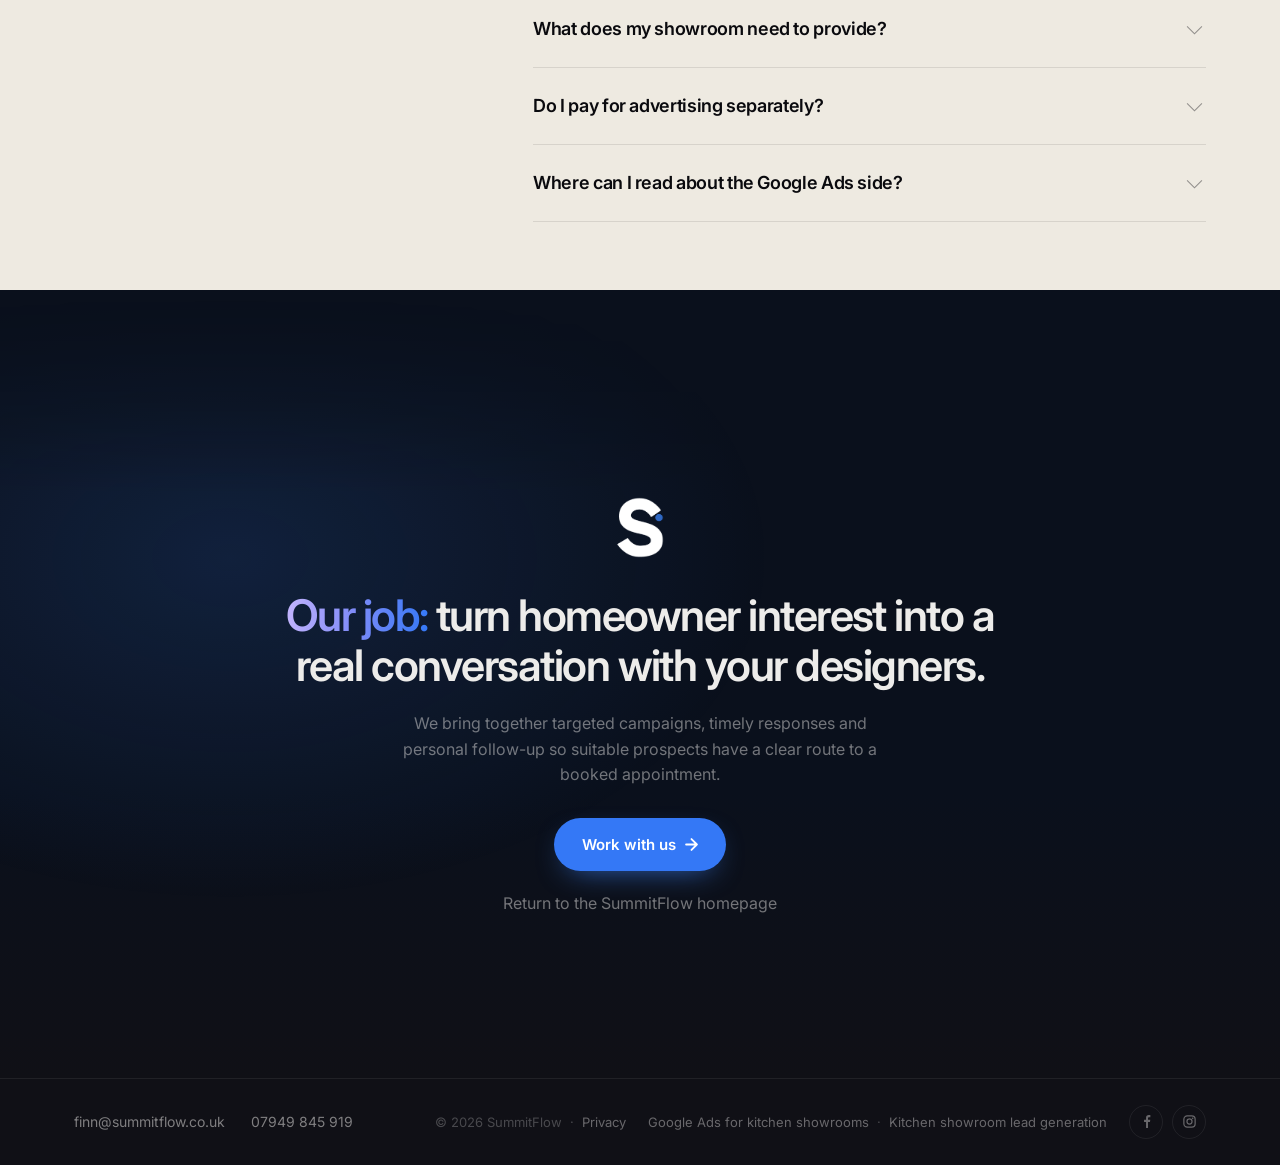
<file: kitchen-showroom-lead-generation.html>
<!DOCTYPE html>
<html lang="en-GB">
<head>
<meta charset="UTF-8">
<meta name="viewport" content="width=device-width, initial-scale=1.0">
<meta name="theme-color" content="#0A101C">
<link rel="apple-touch-icon" sizes="180x180" href="/apple-touch-icon.png">
<link rel="icon" type="image/png" sizes="32x32" href="/favicon-32x32.png">
<link rel="icon" type="image/png" sizes="16x16" href="/favicon-16x16.png">
<link rel="manifest" href="/site.webmanifest">
<meta name="facebook-domain-verification" content="frux6ge8btn7j2e1txwthg2arfwqc0" />
<title>Kitchen Showroom Lead Generation | SummitFlow</title>
<meta name="description" content="Kitchen showroom lead generation focused on qualified homeowner enquiries, prompt personal follow-up and booked design appointments for independent showrooms.">
<meta name="robots" content="index, follow, max-image-preview:large">
<link rel="canonical" href="https://summitflow.co.uk/kitchen-showroom-lead-generation.html">
<meta property="og:type" content="website">
<meta property="og:site_name" content="SummitFlow">
<meta property="og:title" content="Kitchen Showroom Lead Generation | SummitFlow">
<meta property="og:description" content="Kitchen showroom lead generation focused on qualified homeowner enquiries, prompt personal follow-up and booked design appointments for independent showrooms.">
<meta property="og:url" content="https://summitflow.co.uk/kitchen-showroom-lead-generation.html">
<meta name="twitter:card" content="summary">
<meta name="twitter:title" content="Kitchen Showroom Lead Generation | SummitFlow">
<meta name="twitter:description" content="Kitchen showroom lead generation focused on qualified homeowner enquiries, prompt personal follow-up and booked design appointments for independent showrooms.">
<script type="application/ld+json">
{
  "@context": "https://schema.org",
  "@graph": [
    {
      "@type": "Organization",
      "@id": "https://summitflow.co.uk/#organization",
      "name": "SummitFlow",
      "url": "https://summitflow.co.uk/",
      "email": "finn@summitflow.co.uk",
      "telephone": "+447949845919",
      "sameAs": [
        "https://www.facebook.com/profile.php?id=61572411691102",
        "https://www.instagram.com/summitflow.ai/"
      ]
    },
    {
      "@type": "WebPage",
      "@id": "https://summitflow.co.uk/kitchen-showroom-lead-generation.html#webpage",
      "url": "https://summitflow.co.uk/kitchen-showroom-lead-generation.html",
      "name": "Kitchen Showroom Lead Generation | SummitFlow",
      "description": "Kitchen showroom lead generation focused on qualified homeowner enquiries, prompt personal follow-up and booked design appointments for independent showrooms.",
      "inLanguage": "en-GB",
      "isPartOf": {
        "@id": "https://summitflow.co.uk/#website"
      },
      "breadcrumb": {
        "@id": "https://summitflow.co.uk/kitchen-showroom-lead-generation.html#breadcrumb"
      },
      "mainEntity": {
        "@id": "https://summitflow.co.uk/kitchen-showroom-lead-generation.html#service"
      }
    },
    {
      "@type": "Service",
      "@id": "https://summitflow.co.uk/kitchen-showroom-lead-generation.html#service",
      "name": "Kitchen showroom lead generation and appointment setting",
      "serviceType": "Homeowner enquiry generation, lead qualification and kitchen design appointment setting for independent kitchen showrooms",
      "provider": {
        "@id": "https://summitflow.co.uk/#organization"
      },
      "areaServed": {
        "@type": "Country",
        "name": "United Kingdom"
      },
      "audience": {
        "@type": "BusinessAudience",
        "audienceType": "Independent kitchen showrooms"
      },
      "url": "https://summitflow.co.uk/kitchen-showroom-lead-generation.html"
    },
    {
      "@type": "BreadcrumbList",
      "@id": "https://summitflow.co.uk/kitchen-showroom-lead-generation.html#breadcrumb",
      "itemListElement": [
        {
          "@type": "ListItem",
          "position": 1,
          "name": "Home",
          "item": "https://summitflow.co.uk/"
        },
        {
          "@type": "ListItem",
          "position": 2,
          "name": "Kitchen Showroom Lead Generation",
          "item": "https://summitflow.co.uk/kitchen-showroom-lead-generation.html"
        }
      ]
    }
  ]
}
</script>
<link rel="preconnect" href="https://fonts.googleapis.com">
<link rel="preconnect" href="https://fonts.gstatic.com" crossorigin>
<link href="https://fonts.googleapis.com/css2?family=Inter:wght@400;500;600;700&display=swap" rel="stylesheet">
<link rel="stylesheet" href="/summitflow.css">
<noscript></noscript>







</head>
<body>
<nav class="nav" id="nav">
  <a href="/" class="logo" aria-label="SummitFlow home"><svg viewBox="70.6 53.3 179.3 23.3" fill="currentColor" xmlns="http://www.w3.org/2000/svg" role="img" aria-label="SummitFlow"><g> <path d="M88.16,69.59c0,1.18-0.24,2.18-0.72,2.98c-0.48,0.8-1.12,1.44-1.93,1.92c-0.8,0.48-1.72,0.83-2.76,1.05 c-1.04,0.22-2.1,0.33-3.18,0.33c-1.9,0-3.55-0.44-4.96-1.33c-1.41-0.89-2.57-2.01-3.48-3.38l3.91-2.31 c0.22,0.38,0.49,0.74,0.81,1.08c0.33,0.35,0.69,0.65,1.08,0.92c0.39,0.27,0.82,0.48,1.29,0.65c0.46,0.17,0.93,0.25,1.41,0.25 c0.39,0,0.83-0.02,1.3-0.07c0.47-0.05,0.92-0.15,1.33-0.3c0.41-0.15,0.76-0.35,1.04-0.61c0.28-0.26,0.41-0.6,0.41-1.04 c0-0.37-0.11-0.69-0.34-0.95c-0.23-0.26-0.54-0.48-0.93-0.68c-0.4-0.2-0.86-0.37-1.39-0.5c-0.53-0.14-1.11-0.28-1.72-0.41 c-0.81-0.18-1.66-0.4-2.55-0.67c-0.89-0.27-1.7-0.64-2.44-1.11c-0.74-0.47-1.35-1.09-1.84-1.85c-0.48-0.76-0.73-1.73-0.73-2.92 c0-1.09,0.22-2.05,0.65-2.89c0.43-0.84,1.01-1.53,1.72-2.09c0.71-0.55,1.52-0.97,2.43-1.26c0.91-0.29,1.84-0.43,2.78-0.43 c1.74,0,3.29,0.42,4.66,1.26c1.37,0.84,2.53,1.92,3.48,3.24l-3.7,2.52c-0.18-0.34-0.42-0.67-0.71-1.01 c-0.3-0.34-0.63-0.64-1.01-0.92c-0.38-0.28-0.79-0.5-1.23-0.68c-0.45-0.18-0.92-0.27-1.41-0.27c-0.38,0-0.75,0.05-1.13,0.15 c-0.38,0.1-0.72,0.25-1.02,0.44c-0.31,0.2-0.56,0.44-0.76,0.73c-0.2,0.29-0.3,0.61-0.3,0.96c0,0.32,0.11,0.59,0.33,0.81 c0.22,0.23,0.51,0.42,0.87,0.59c0.37,0.17,0.79,0.32,1.27,0.46c0.48,0.14,1,0.28,1.55,0.41c0.87,0.22,1.77,0.47,2.69,0.76 c0.93,0.29,1.78,0.68,2.55,1.18c0.77,0.5,1.41,1.15,1.91,1.94C87.91,67.36,88.16,68.37,88.16,69.59z"/> <path d="M105.48,75.31h-4.44v-1.54c-0.59,0.65-1.24,1.17-1.95,1.55c-0.71,0.38-1.5,0.58-2.37,0.58s-1.68-0.17-2.43-0.5 c-0.75-0.34-1.4-0.79-1.95-1.38c-0.55-0.58-0.99-1.26-1.32-2.03c-0.33-0.77-0.49-1.6-0.49-2.49v-9.27h4.44v8.41 c0,0.45,0.08,0.87,0.24,1.26c0.16,0.38,0.37,0.73,0.65,1.02c0.28,0.3,0.6,0.53,0.96,0.7c0.37,0.17,0.76,0.25,1.17,0.25 c0.41,0,0.8-0.08,1.17-0.25c0.37-0.17,0.69-0.4,0.98-0.7c0.29-0.3,0.51-0.65,0.67-1.05c0.16-0.4,0.24-0.83,0.24-1.29v-8.35h4.44 V75.31z"/> <path d="M126.95,59.64c0.81,0,1.57,0.17,2.29,0.5c0.72,0.34,1.35,0.79,1.88,1.38c0.53,0.58,0.95,1.26,1.26,2.03 c0.31,0.77,0.46,1.6,0.46,2.49v9.27h-4.44V66.9c0-0.43-0.07-0.85-0.22-1.24c-0.15-0.39-0.35-0.74-0.59-1.04 c-0.25-0.3-0.54-0.53-0.87-0.7c-0.34-0.17-0.69-0.25-1.07-0.25c-0.38,0-0.73,0.09-1.07,0.27c-0.34,0.18-0.63,0.41-0.87,0.71 c-0.25,0.3-0.44,0.64-0.59,1.04c-0.15,0.4-0.22,0.82-0.22,1.27v8.35h-4.44V66.9c0-0.43-0.07-0.85-0.22-1.24 c-0.15-0.39-0.35-0.74-0.6-1.04c-0.25-0.3-0.54-0.53-0.88-0.7c-0.34-0.17-0.69-0.25-1.07-0.25c-0.38,0-0.73,0.09-1.07,0.27 c-0.34,0.18-0.63,0.41-0.88,0.71c-0.25,0.3-0.45,0.64-0.6,1.04c-0.15,0.4-0.22,0.82-0.22,1.27v8.35h-4.44V60.24h4.44l0.03,1.63 c0.51-0.67,1.08-1.21,1.7-1.61c0.62-0.4,1.35-0.61,2.18-0.61c1.07,0,1.99,0.21,2.77,0.62c0.78,0.41,1.42,0.97,1.91,1.66 c0.57-0.65,1.29-1.19,2.16-1.63C124.53,59.86,125.63,59.64,126.95,59.64z"/> <path d="M154.34,59.64c0.81,0,1.57,0.17,2.29,0.5c0.72,0.34,1.35,0.79,1.88,1.38c0.53,0.58,0.95,1.26,1.26,2.03 c0.31,0.77,0.46,1.6,0.46,2.49v9.27h-4.44V66.9c0-0.43-0.07-0.85-0.22-1.24c-0.15-0.39-0.35-0.74-0.59-1.04 c-0.25-0.3-0.54-0.53-0.87-0.7c-0.34-0.17-0.69-0.25-1.07-0.25c-0.38,0-0.73,0.09-1.07,0.27c-0.34,0.18-0.63,0.41-0.87,0.71 c-0.25,0.3-0.44,0.64-0.59,1.04c-0.15,0.4-0.22,0.82-0.22,1.27v8.35h-4.44V66.9c0-0.43-0.07-0.85-0.22-1.24s-0.35-0.74-0.6-1.04 c-0.25-0.3-0.54-0.53-0.88-0.7c-0.34-0.17-0.69-0.25-1.07-0.25c-0.38,0-0.73,0.09-1.07,0.27c-0.34,0.18-0.63,0.41-0.88,0.71 c-0.25,0.3-0.45,0.64-0.6,1.04c-0.15,0.4-0.22,0.82-0.22,1.27v8.35h-4.44V60.24h4.44l0.03,1.63c0.51-0.67,1.08-1.21,1.7-1.61 c0.62-0.4,1.35-0.61,2.18-0.61c1.07,0,1.99,0.21,2.77,0.62c0.78,0.41,1.42,0.97,1.91,1.66c0.57-0.65,1.29-1.19,2.16-1.63 C151.92,59.86,153.02,59.64,154.34,59.64z"/> <path d="M163.16,60.24h4.44v15.07h-4.44V60.24z"/> <path d="M182.08,75.34c-0.43,0.16-1.01,0.29-1.73,0.4c-0.72,0.11-1.73,0.16-3.04,0.16c-0.65,0-1.26-0.12-1.82-0.37 c-0.56-0.25-1.05-0.58-1.47-1.01c-0.41-0.42-0.75-0.92-0.99-1.48c-0.25-0.56-0.37-1.17-0.37-1.82l-0.03-7.14h-3.08v-3.85h3.08v-4.8 h4.44v4.8h3.67l-0.86,3.85h-2.81v6.22c0.02,0.43,0.18,0.8,0.49,1.11c0.31,0.31,0.69,0.46,1.14,0.46c0.77,0,1.33-0.08,1.67-0.25 c0.34-0.17,0.6-0.29,0.76-0.37L182.08,75.34z"/> <path d="M189.1,58.73v4.71h6.78v4.29h-6.78v7.58h-4.38V54.58h13.32v4.15H189.1z"/> <path d="M205.06,54.58v20.73h-4.44V54.58H205.06z"/> <path fill="#3B82F6" d="M215.76,75.3c-1.14,0-2.2-0.2-3.2-0.59c-0.99-0.4-1.86-0.94-2.59-1.63c-0.73-0.69-1.31-1.49-1.74-2.42 c-0.42-0.92-0.63-1.9-0.63-2.93c0-1.05,0.22-2.04,0.65-2.97c0.43-0.93,1.02-1.73,1.76-2.42c0.74-0.68,1.61-1.22,2.59-1.61 c0.98-0.4,2.03-0.59,3.16-0.59c1.12,0,2.18,0.2,3.17,0.61c0.99,0.41,1.86,0.95,2.59,1.64c0.73,0.69,1.31,1.5,1.74,2.42 c0.42,0.92,0.63,1.9,0.63,2.93c0,1.05-0.22,2.03-0.65,2.95c-0.43,0.92-1.02,1.72-1.75,2.4c-0.73,0.68-1.6,1.22-2.59,1.61 C217.91,75.11,216.87,75.3,215.76,75.3z M215.78,63.9c-0.61,0-1.16,0.11-1.64,0.33c-0.49,0.22-0.9,0.51-1.24,0.88 c-0.34,0.37-0.61,0.78-0.8,1.24c-0.19,0.46-0.29,0.92-0.29,1.37c0,0.48,0.09,0.94,0.26,1.39c0.17,0.45,0.43,0.86,0.77,1.22 c0.34,0.37,0.76,0.66,1.26,0.88c0.5,0.22,1.06,0.33,1.68,0.33c0.63,0,1.18-0.11,1.67-0.33c0.49-0.22,0.9-0.51,1.24-0.88 c0.34-0.37,0.6-0.77,0.79-1.22c0.18-0.45,0.28-0.91,0.28-1.39c0-0.46-0.1-0.92-0.29-1.37c-0.19-0.46-0.46-0.87-0.8-1.24 c-0.34-0.37-0.75-0.66-1.24-0.88C216.93,64.01,216.39,63.9,215.78,63.9z"/> <path d="M249.36,60.24l-4.68,15.07h-5.12l-2.4-9.03l-2.4,9.03h-5.12l-4.68-15.07h4.38l2.78,10.1l2.69-10.1h4.68l2.69,10.1 l2.78-10.1H249.36z"/> <path fill="#3B82F6" d="M165.33,58.96c-0.35,0-0.68-0.06-0.98-0.18c-0.3-0.12-0.57-0.29-0.79-0.5c-0.23-0.21-0.4-0.46-0.53-0.74 c-0.13-0.28-0.19-0.58-0.19-0.9c0-0.32,0.07-0.62,0.2-0.91c0.13-0.28,0.31-0.53,0.54-0.74c0.23-0.21,0.49-0.37,0.79-0.49 c0.3-0.12,0.62-0.18,0.97-0.18c0.34,0,0.67,0.06,0.97,0.19c0.3,0.12,0.57,0.29,0.79,0.5s0.4,0.46,0.53,0.74 c0.13,0.28,0.19,0.58,0.19,0.9c0,0.32-0.07,0.62-0.2,0.9c-0.13,0.28-0.31,0.53-0.54,0.74c-0.23,0.21-0.49,0.37-0.79,0.49 C165.99,58.9,165.66,58.96,165.33,58.96z"/> </g></svg></a>
  <ul class="nav-links">
    <li><a href="/">Home</a></li>
    <li><a href="#market">The market</a></li>
    <li><a href="#offer">What we do</a></li>
    <li><a href="#faq">FAQs</a></li>
  </ul>
  <a href="/apply.html" class="btn">Work with us</a>
  <button class="ham" id="ham" aria-label="Menu" aria-expanded="false"><span></span><span></span><span></span></button>
</nav>
<nav class="drawer" id="drawer">
  <a href="/">Home</a>
  <a href="#market" onclick="closeD()">The market</a>
  <a href="#offer" onclick="closeD()">What we do</a>
  <a href="#faq" onclick="closeD()">FAQs</a>
  <a href="/apply.html" class="btn d-cta">Work with us</a>
</nav>
<section class="hero"><div class="wrap hero-grid"><div><p class="eyebrow"><a href="/" style="color:inherit;text-decoration:underline;text-underline-offset:3px">Home</a> &nbsp; / &nbsp; Kitchen Showroom Lead Generation</p><div class="pill ha a1"><i></i>Lead generation for independent kitchen showrooms</div><h1 class="h1 ha a2">Kitchen Showroom Lead Generation</h1><p class="lead ha a3">More than a list of names to chase. SummitFlow helps independent showrooms attract relevant homeowner enquiries, follow up promptly and turn suitable prospects into booked design appointments.</p><div class="hero-cta ha a4"><a href="/apply.html" class="btn">Work with us <svg width="13" height="13" viewBox="0 0 12 12" fill="none" aria-hidden="true"><path d="M1 6h10M6 1l5 5-5 5" stroke="currentColor" stroke-width="1.7" stroke-linecap="round" stroke-linejoin="round"/></svg></a><a href="#offer" class="btn btn--ghost">See how it works</a></div><div class="hero-benefits ha a5"><div><span class="benefit-icon">✓</span><p><strong>Relevant homeowners</strong><small>Agree who is a good fit</small></p></div><div><span class="benefit-icon">✓</span><p><strong>Prompt follow-up</strong><small>Keep enquiries moving</small></p></div><div><span class="benefit-icon">✓</span><p><strong>Booked design visits</strong><small>Into your showroom diary</small></p></div></div><p class="eyebrow" style="margin-top:22px"><a href="/kitchen-showroom-lead-generation.html">Kitchen showroom lead generation</a> &nbsp; · &nbsp; <a href="/google-ads-kitchen-showrooms.html">Google Ads for showrooms</a></p></div><div class="diary-stage ha a6">
      <div class="diary" role="img" aria-label="Illustrative week in a kitchen showroom diary with booked design appointments">
        <div class="d-top">
          <span class="d-month">March &middot; Week 2</span>
          <span class="d-count">6 design appointments</span>
        </div>
        <div class="d-days">
          <div class="d-col">
            <div class="d-dow">MON<b>09</b></div>
            <div class="appt"><span class="t">09:30</span><span class="n">D. Whitmore</span><span class="p">Kitchen redesign</span></div>
            <div class="slot"></div>
          </div>
          <div class="d-col">
            <div class="d-dow">TUE<b>10</b></div>
            <div class="slot"></div>
            <div class="appt"><span class="t">14:00</span><span class="n">A. Nayar</span><span class="p">Kitchen renovation</span></div>
          </div>
          <div class="d-col">
            <div class="d-dow">WED<b>11</b></div>
            <div class="appt appt--new"><span class="t">11:15</span><span class="n">S. Okafor</span><span class="p">New kitchen &middot; island</span></div>
            <div class="appt"><span class="t">15:45</span><span class="n">R. Doyle</span><span class="p">Kitchen redesign</span></div>
          </div>
          <div class="d-col">
            <div class="d-dow">THU<b>12</b></div>
            <div class="slot"></div>
            <div class="appt"><span class="t">10:00</span><span class="n">M. Hollis</span><span class="p">New kitchen enquiry</span></div>
          </div>
          <div class="d-col">
            <div class="d-dow">FRI<b>13</b></div>
            <div class="appt"><span class="t">08:45</span><span class="n">J. Tarrant</span><span class="p">Full kitchen project</span></div>
            <div class="slot"></div>
          </div>
        </div>
      </div>
      <div class="d-toast">
        <span class="dot"></span>
        <p>Design appointment booked<small>Wed 11:15 &middot; qualified enquiry</small></p>
      </div>
    </div></div></section>
<section class="market market-redesign market-gradient" id="market"><div class="wrap market-layout"><div class="market-copy rv"><p class="eyebrow">From lead to appointment</p><h2 class="h2">The opportunity is in what happens after the enquiry.</h2><p class="market-lead">A homeowner can enquire and still never reach a showroom. Slow responses, unclear qualification and inconsistent follow-up leave gaps between initial interest and a booked design conversation. Lead generation should address that whole journey—not just produce a contact list.</p><div class="market-signals"><div><span class="signal-icon">⌕</span><strong>Attract</strong><p>Reach homeowners considering a real kitchen project.</p></div><div><span class="signal-icon">↗</span><strong>Qualify</strong><p>Check fit against criteria agreed with your showroom.</p></div><div><span class="signal-icon">✓</span><strong>Book</strong><p>Help suitable prospects take the next step into the diary.</p></div></div><a href="/apply.html" class="btn btn--dark">Work with us <span aria-hidden="true">→</span></a><p class="offer-note" style="margin-top:20px">Our campaigns include <a href="/google-ads-kitchen-showrooms.html">Google Ads for kitchen showrooms</a> as part of the route to relevant enquiries.</p></div><div class="kitchen-gallery rv dl1" aria-label="Examples of contemporary kitchen styles">
      <div class="kitchen-photo kitchen-photo--large"><span class="photo-label">Designed around the homeowner</span></div>
      <div class="kitchen-photo kitchen-photo--top"><span class="search-chip"><b>⌕</b> kitchen showroom near me</span></div>
      <div class="kitchen-photo kitchen-photo--bottom"><span class="search-chip"><b>⌕</b> new kitchen design</span></div>
    </div></div></section>
<section class="sect sect--air on-paper" id="offer"><div class="wrap split"><div class="sticky-head rv"><p class="eyebrow">The process</p><h2 class="h2" style="max-width:11ch;margin-bottom:20px;">From enquiry to diary.</h2><a href="/apply.html" class="btn btn--dark">Work with us</a><p class="offer-note">We agree the lead criteria and booking process with you before launch, so everyone understands what makes an appointment suitable.</p></div><div class="rows"><div class="row-item row-item--dropdown rv dl1"><details class="row-accordion"><summary><span class="row-ic" aria-hidden="true">⌕</span><span class="row-accordion-copy"><h3>Attract relevant demand</h3><p class="accordion-sub">Reach homeowners who are planning a kitchen.</p></span><span class="accordion-chevron" aria-hidden="true">+</span></summary><div class="accordion-body"><p>Campaigns are shaped around your showroom’s offer, ideal project and local service area. The aim is to encourage enquiries from people whose needs are a fit—not maximise raw lead volume at any cost.</p></div></details></div><div class="row-item row-item--dropdown rv dl2"><details class="row-accordion"><summary><span class="row-ic" aria-hidden="true">↗</span><span class="row-accordion-copy"><h3>Respond and qualify</h3><p class="accordion-sub">Understand the project before passing it on.</p></span><span class="accordion-chevron" aria-hidden="true">+</span></summary><div class="accordion-body"><p>Prompt responses and personal follow-up help establish the homeowner’s plans and whether they fit the agreed criteria. That gives your designers more context than an unqualified contact list.</p></div></details></div><div class="row-item row-item--dropdown rv dl3"><details class="row-accordion"><summary><span class="row-ic" aria-hidden="true">✓</span><span class="row-accordion-copy"><h3>Book the design appointment</h3><p class="accordion-sub">Move suitable prospects to a clear next step.</p></span><span class="accordion-chevron" aria-hidden="true">+</span></summary><div class="accordion-body"><p>Where the homeowner and showroom are a fit, we work to book a design appointment into your diary. The exact qualification rules and booking process are agreed with you before launch.</p></div></details></div></div></div><div class="wrap followup-bottom followup-bottom--clean rv"><div class="followup-bottom-intro"><span class="followup-bottom-kicker">THE LEAD-TO-APPOINTMENT JOURNEY</span><h3>A lead is the beginning—not the result.</h3><p>A useful process connects relevant demand, timely follow-up and agreed qualification to a booked conversation with your designers.</p></div><details class="followup-details followup-details--premium"><summary class="followup-summary followup-summary--premium"><span class="summary-icon" aria-hidden="true">↗</span><span class="summary-copy"><strong>See the appointment journey</strong><small>See the steps from first contact to booked design appointment</small></span><span class="summary-toggle" aria-hidden="true">+</span></summary><div class="followup-visual followup-visual--clean" aria-label="Enquiry follows a process to become a booked design appointment"><div class="followup-flow"><div class="followup-node"><div class="mini-icon">⌕</div><strong>New enquiry</strong><span>A homeowner gets in touch</span></div><div class="flow-arrow" aria-hidden="true">→</div><div class="followup-node"><div class="mini-icon">↗</div><strong>Follow-up and qualification</strong><span>Needs and fit checked</span></div><div class="flow-arrow" aria-hidden="true">→</div><div class="followup-node followup-node--booked"><div class="mini-icon">✓</div><strong>Booked appointment</strong><span>Added to your diary</span></div></div><div class="followup-foot followup-foot--clean"><span class="done-check" aria-hidden="true">✓</span><b>All done on your behalf.</b></div></div></details></div></section>
<section class="sect sect--tight field-navy guarantee-section" id="guarantee"><div class="wrap guarantee-grid"><div class="guarantee-copy rv"><p class="eyebrow">The commitment</p><h2 class="h2">An appointment commitment, not a lead-count promise.</h2><p class="lead">We guarantee 15 qualified design appointments in your first 90 days. If we fall short, we work without our management fee until the agreed target is reached. Advertising spend remains payable; the terms are agreed before launch.</p></div><div class="guarantee-card rv dl1" aria-label="Appointment guarantee: 15 qualified design appointments in 90 days"><div class="guarantee-card-top"><span class="guarantee-symbol" aria-hidden="true">✓</span><span>THE SUMMITFLOW COMMITMENT</span></div><div class="guarantee-number"><strong>15</strong><span>qualified design<br>appointments</span></div><div class="guarantee-rule"><span></span></div><div class="guarantee-card-bottom"><div><b>90 days</b><small>to reach the agreed target</small></div><div class="guarantee-protection"><b>£0 management fee</b><small>while we make up any shortfall</small></div></div><p class="guarantee-disclaimer">Advertising spend remains payable. Guarantee terms agreed before launch.</p></div></div></section>
<section class="sect sect--air on-paper-2" id="faq"><div class="wrap split split--faq"><div class="sticky-head rv"><p class="eyebrow">Questions</p><h2 class="h2" style="max-width:13ch;margin-bottom:18px;">Good questions. Straight answers.</h2><p class="lead faq-intro">How the lead generation process works, what qualification means and how the appointment commitment is structured.</p><a href="/apply.html" class="btn btn--dark">Work with us</a><p class="offer-note" style="margin-top:20px"><a href="/">Back to SummitFlow homepage</a></p></div><div><details class="q rv dl1"><summary>What do you mean by kitchen showroom lead generation?</summary><div class="q-body"><p>It means helping a showroom attract potential customers and work those enquiries towards a qualified design appointment. Our service combines targeted Google Ads, fast AI responses and personal follow-up rather than stopping at delivery of contact details.</p></div></details><details class="q rv dl1"><summary>Is this just a list of homeowner leads?</summary><div class="q-body"><p>No. The aim is to follow up with relevant homeowners, check suitability against agreed criteria and work to book a design appointment directly into your diary.</p></div></details><details class="q rv dl2"><summary>How do you decide whether a lead is qualified?</summary><div class="q-body"><p>We agree criteria with your showroom before launch. This can cover project type, location and practical requirements for a design appointment. The criteria should be clear enough that both sides know what counts.</p></div></details><details class="q rv dl2"><summary>What is the appointment guarantee?</summary><div class="q-body"><p>The current commitment is 15 qualified design appointments in the first 90 days. If we fall short, we continue working without our management fee until the agreed target is reached, subject to the terms agreed before launch. Advertising spend is separate.</p></div></details><details class="q rv dl2"><summary>Does the guarantee mean I will sell 15 kitchens?</summary><div class="q-body"><p>No. It is a commitment to qualified appointments, not completed sales. Sales depend on fit, price, design, timing and how your team handles the appointment.</p></div></details><details class="q rv dl3"><summary>What does my showroom need to provide?</summary><div class="q-body"><p>We’ll need to agree your service area, ideal project types, appointment capacity, qualification criteria and how your team wants appointments added to its diary. Those details shape the campaign and follow-up process.</p></div></details><details class="q rv dl3"><summary>Do I pay for advertising separately?</summary><div class="q-body"><p>Yes. Advertising spend is separate from our management fee and is paid to the advertising platform. The budget and management terms are discussed before launch.</p></div></details><details class="q rv dl3"><summary>Where can I read about the Google Ads side?</summary><div class="q-body"><p>See our dedicated <a href="/google-ads-kitchen-showrooms.html">Google Ads for kitchen showrooms page</a>, or return to the <a href="/">SummitFlow homepage</a>.</p></div></details></div></div></section>
<section class="mission" id="mission"><div class="wrap mission-in"><span class="mark mission-mark rv" role="img" aria-label="SummitFlow"></span><p class="mission-line rv dl1"><span class="grad">Our job:</span> turn homeowner interest into a real conversation with your designers.</p><p class="mission-sub rv dl2">We bring together targeted campaigns, timely responses and personal follow-up so suitable prospects have a clear route to a booked appointment.</p><a href="/apply.html" class="btn mission-cta rv dl3">Work with us <svg width="13" height="13" viewBox="0 0 12 12" fill="none" aria-hidden="true"><path d="M1 6h10M6 1l5 5-5 5" stroke="currentColor" stroke-width="1.7" stroke-linecap="round" stroke-linejoin="round"/></svg></a><p class="mission-sub rv dl3"><a href="/">Return to the SummitFlow homepage</a></p></div></section>
<footer>
  <div class="wrap f-bar">
    <div class="f-contact">
      <a href="mailto:finn@summitflow.co.uk">finn@summitflow.co.uk</a>
      <a href="tel:07949845919">07949 845 919</a>
    </div>
    <div class="f-right">
      <p class="f-legal">&copy; 2026 SummitFlow &nbsp;&middot;&nbsp; <a href="/privacy.html">Privacy</a></p><nav class="f-legal" aria-label="Services"><a href="/google-ads-kitchen-showrooms.html">Google Ads for kitchen showrooms</a> &nbsp;&middot;&nbsp; <a href="/kitchen-showroom-lead-generation.html">Kitchen showroom lead generation</a></nav>
      <div class="f-soc">
        <a href="https://www.facebook.com/profile.php?id=61572411691102" class="soc" target="_blank" rel="noopener" aria-label="Facebook">
          <svg width="15" height="15" viewBox="0 0 16 16" fill="currentColor" aria-hidden="true"><path d="M9.6 15V8.6h2.1l.3-2.5H9.6V4.6c0-.7.2-1.2 1.2-1.2h1.3V1.1C11.9 1.1 11.2 1 10.4 1 8.7 1 7.5 2 7.5 4v2.1H5.4v2.5h2.1V15h2.1Z"/></svg>
        </a>
        <a href="https://www.instagram.com/summitflow.ai/" class="soc" target="_blank" rel="noopener" aria-label="Instagram">
          <svg width="15" height="15" viewBox="0 0 16 16" fill="none" aria-hidden="true"><rect x="2" y="2" width="12" height="12" rx="3.6" stroke="currentColor" stroke-width="1.3"/><circle cx="8" cy="8" r="2.7" stroke="currentColor" stroke-width="1.3"/><circle cx="11.4" cy="4.6" r=".85" fill="currentColor"/></svg>
        </a>
      </div>
    </div>
  </div>
</footer>
<script>
/* the two routes - one switch, one track */
(function(){
  const sw=document.querySelector('.race-switch');
  if(!sw)return;
  const btns=[...sw.querySelectorAll('.rs')],
        glide=sw.querySelector('.rs-glide'),
        tracks=btns.map(b=>document.getElementById(b.getAttribute('aria-controls')));

  function moveGlide(){
    const b=btns.find(x=>x.getAttribute('aria-selected')==='true');
    glide.style.width=b.offsetWidth+'px';
    glide.style.transform='translateX('+(b.offsetLeft-4)+'px)';
  }

  function play(t){
    t.classList.remove('on');
    void t.offsetWidth;          /* restart the stagger */
    t.classList.add('on');
  }

  function select(i){
    btns.forEach((b,n)=>{
      const on=n===i;
      b.setAttribute('aria-selected',on);
      b.tabIndex=on?0:-1;
      tracks[n].hidden=!on;
      if(on)play(tracks[n]); else tracks[n].classList.remove('on');
    });
    moveGlide();
  }

  btns.forEach((b,i)=>{
    b.addEventListener('click',()=>select(i));
    b.addEventListener('keydown',e=>{
      if(e.key!=='ArrowRight'&&e.key!=='ArrowLeft')return;
      e.preventDefault();
      const n=(i+(e.key==='ArrowRight'?1:-1)+btns.length)%btns.length;
      select(n); btns[n].focus();
    });
  });

  addEventListener('resize',moveGlide,{passive:true});
  moveGlide();

  /* first track runs itself once the section is on screen */
  const race=document.querySelector('.race');
  tracks[0].classList.remove('on');
  new IntersectionObserver((es,o)=>es.forEach(e=>{
    if(!e.isIntersecting)return;
    play(tracks[0]); o.disconnect();
  }),{threshold:.3}).observe(race);
})();

/* nav */
const ham=document.getElementById('ham'),drawer=document.getElementById('drawer'),nav=document.getElementById('nav');
ham.addEventListener('click',()=>{
  const o=ham.classList.toggle('open');
  drawer.classList.toggle('open',o);
  ham.setAttribute('aria-expanded',o);
  document.body.style.overflow=o?'hidden':'';
});
function closeD(){ham.classList.remove('open');drawer.classList.remove('open');ham.setAttribute('aria-expanded','false');document.body.style.overflow='';}
document.addEventListener('click',e=>{if(drawer.classList.contains('open')&&!drawer.contains(e.target)&&!ham.contains(e.target))closeD();});
document.addEventListener('keydown',e=>{if(e.key==='Escape')closeD();});
addEventListener('scroll',()=>nav.classList.toggle('scrolled',scrollY>16),{passive:true});

/* reveal */
const io=new IntersectionObserver(es=>es.forEach(e=>{if(e.isIntersecting){
  e.target.classList.add('in');
  io.unobserve(e.target);
}}),{threshold:.06,rootMargin:'0px 0px -40px 0px'});
document.querySelectorAll('.rv').forEach(el=>io.observe(el));

/* nav mirrors where you are on the page */
(function(){
  const links=[...document.querySelectorAll('.nav-links a')];
  const map=links.map(a=>({a,sec:document.querySelector(a.getAttribute('href'))})).filter(o=>o.sec);
  if(!map.length)return;
  let queued=false;
  function spy(){
    const y=scrollY+150;let cur=null;
    map.forEach(o=>{if(o.sec.offsetTop<=y)cur=o;});
    links.forEach(a=>a.classList.remove('active'));
    if(cur&&scrollY>60)cur.a.classList.add('active');
  }
  addEventListener('scroll',()=>{
    if(queued)return;queued=true;
    requestAnimationFrame(()=>{spy();queued=false;});
  },{passive:true});
  spy();
})();

/* FAQ opens and closes at a readable speed, one at a time */
(function(){
  const qs=[...document.querySelectorAll('.q')];
  function shut(d){
    const b=d.querySelector('.q-body');if(!b)return;
    b.style.height=b.scrollHeight+'px';
    requestAnimationFrame(()=>{b.style.height='0px';});
    b.addEventListener('transitionend',()=>{if(b.style.height==='0px')d.open=false;},{once:true});
    setTimeout(()=>{if(b.style.height==='0px')d.open=false;},420);
  }
  qs.forEach(d=>{
    const sum=d.querySelector('summary'),body=d.querySelector('.q-body');
    if(!sum||!body)return;
    sum.addEventListener('click',ev=>{
      ev.preventDefault();
      if(d.open){shut(d);return;}
      qs.forEach(o=>{if(o!==d&&o.open)shut(o);});
      d.open=true;
      body.style.height='0px';
      requestAnimationFrame(()=>{body.style.height=body.scrollHeight+'px';});
      body.addEventListener('transitionend',()=>{if(d.open)body.style.height='auto';},{once:true});
    });
  });
})();

</script>
</body>
</html>
</file>
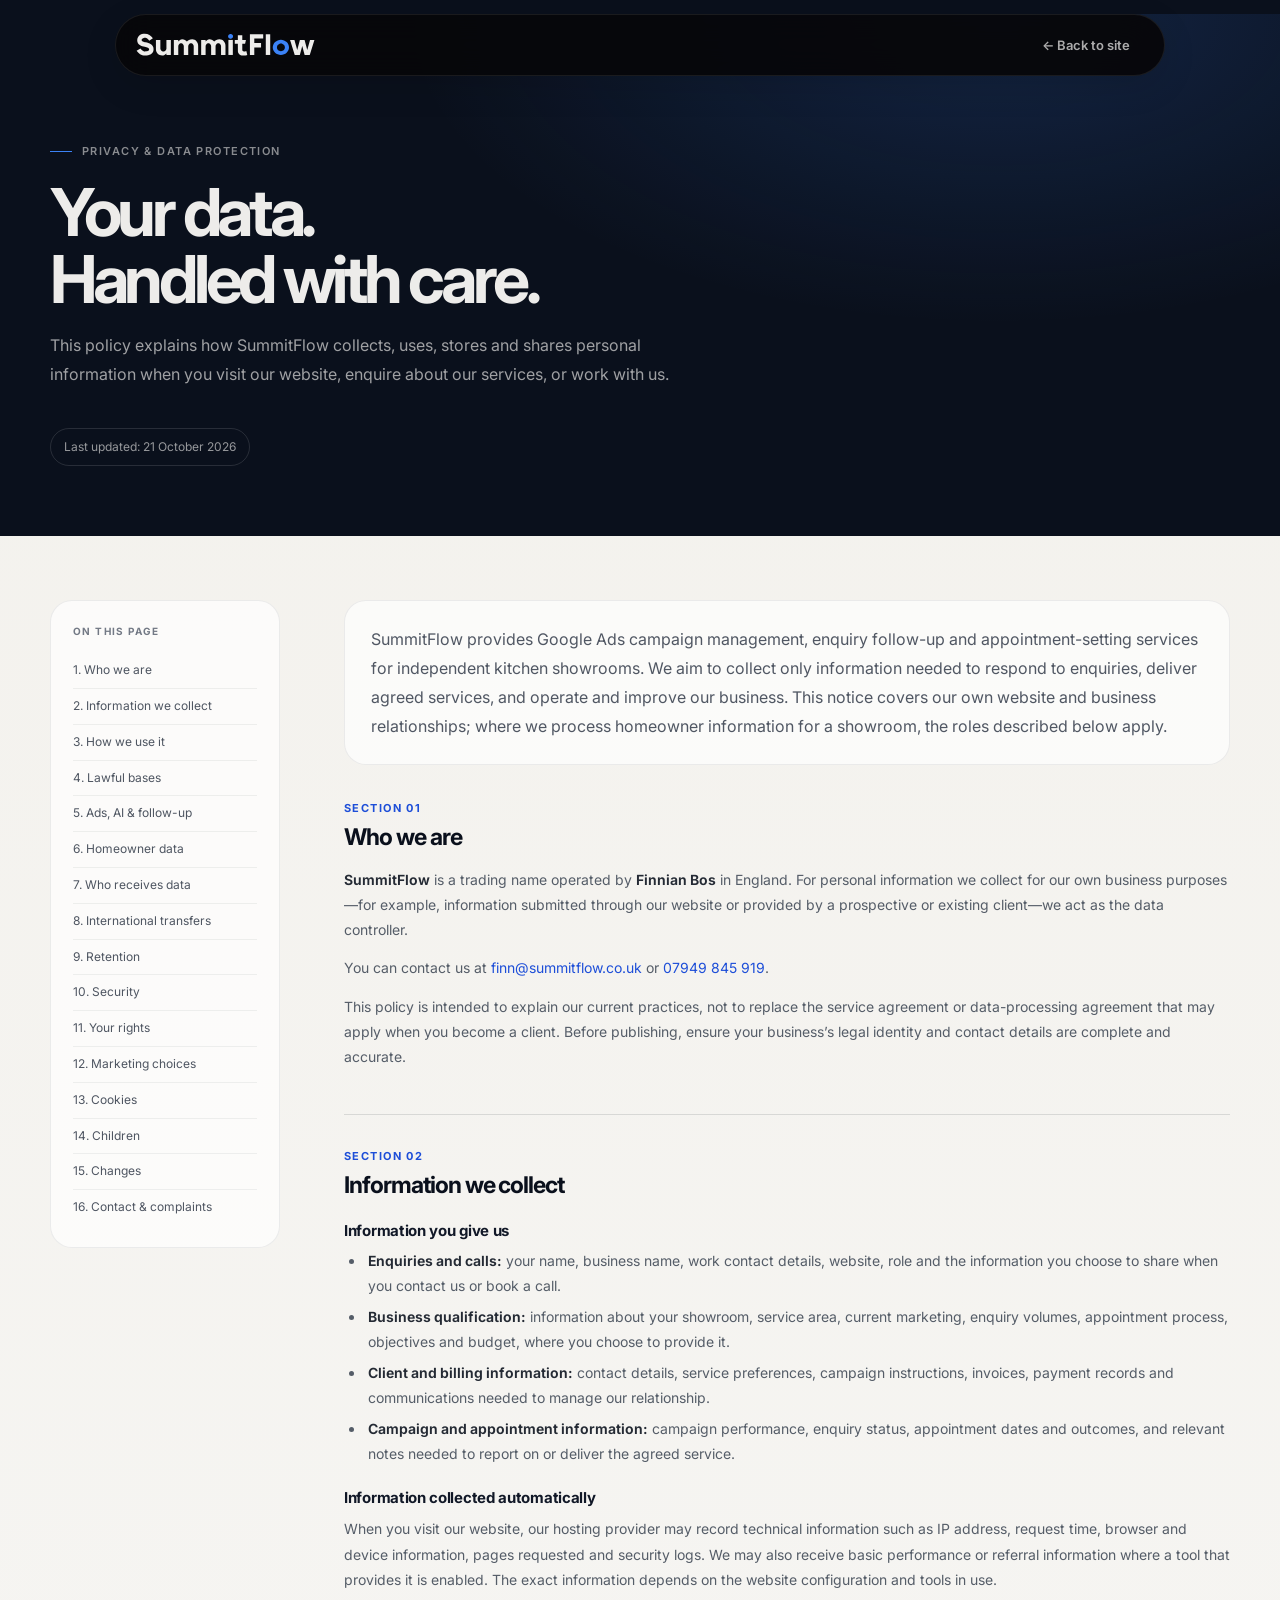
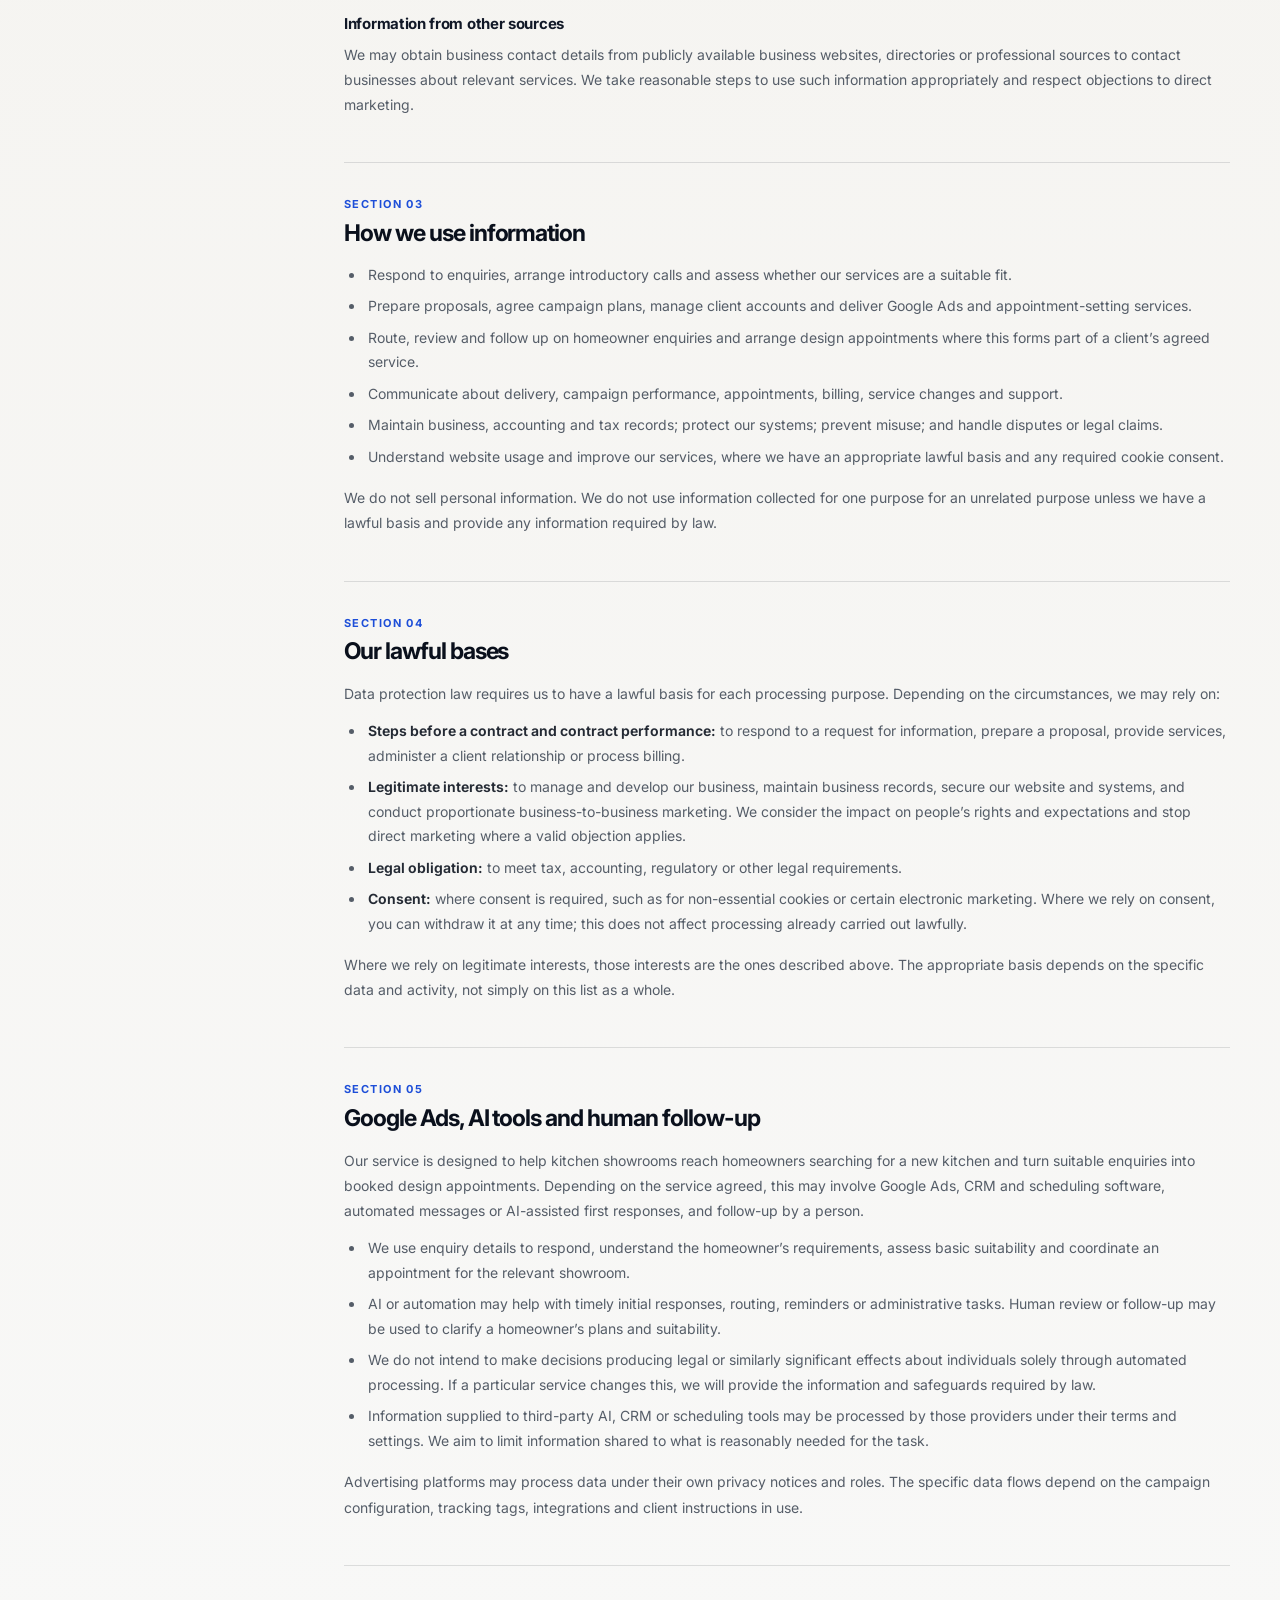
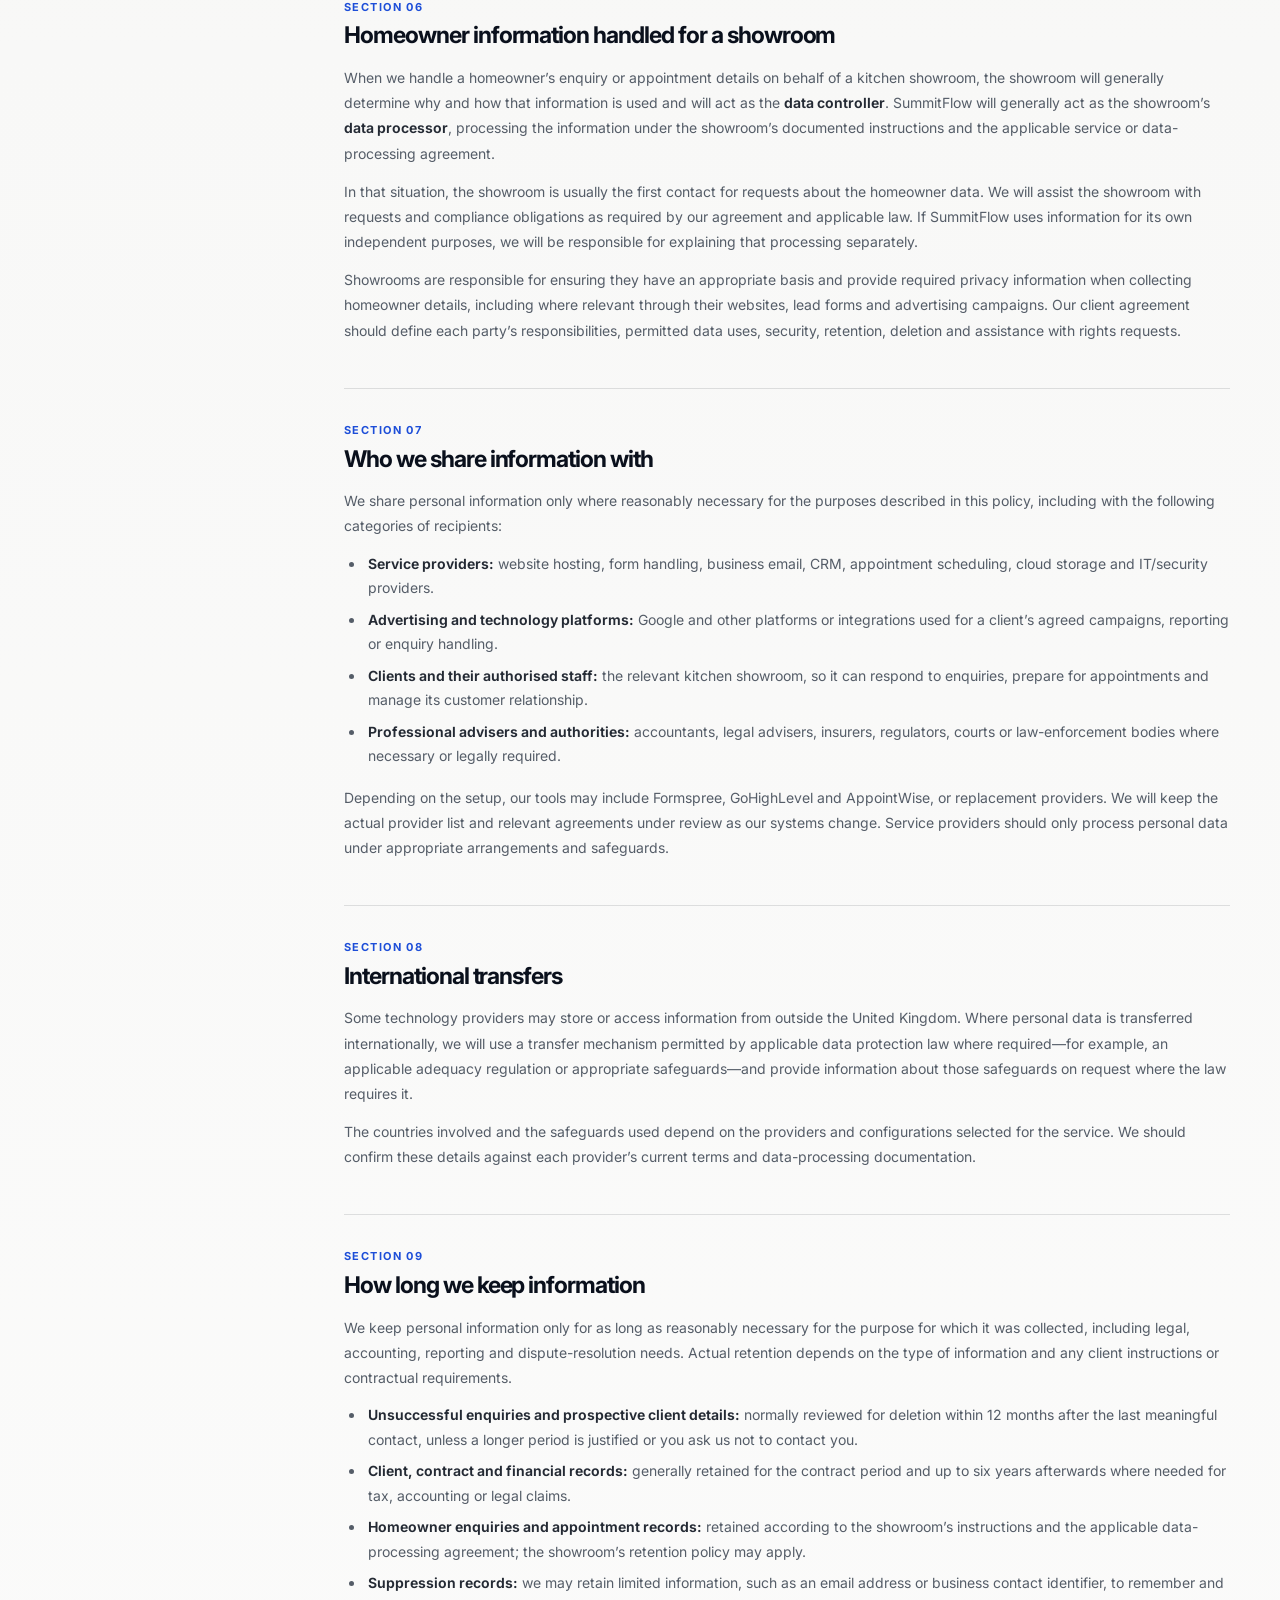
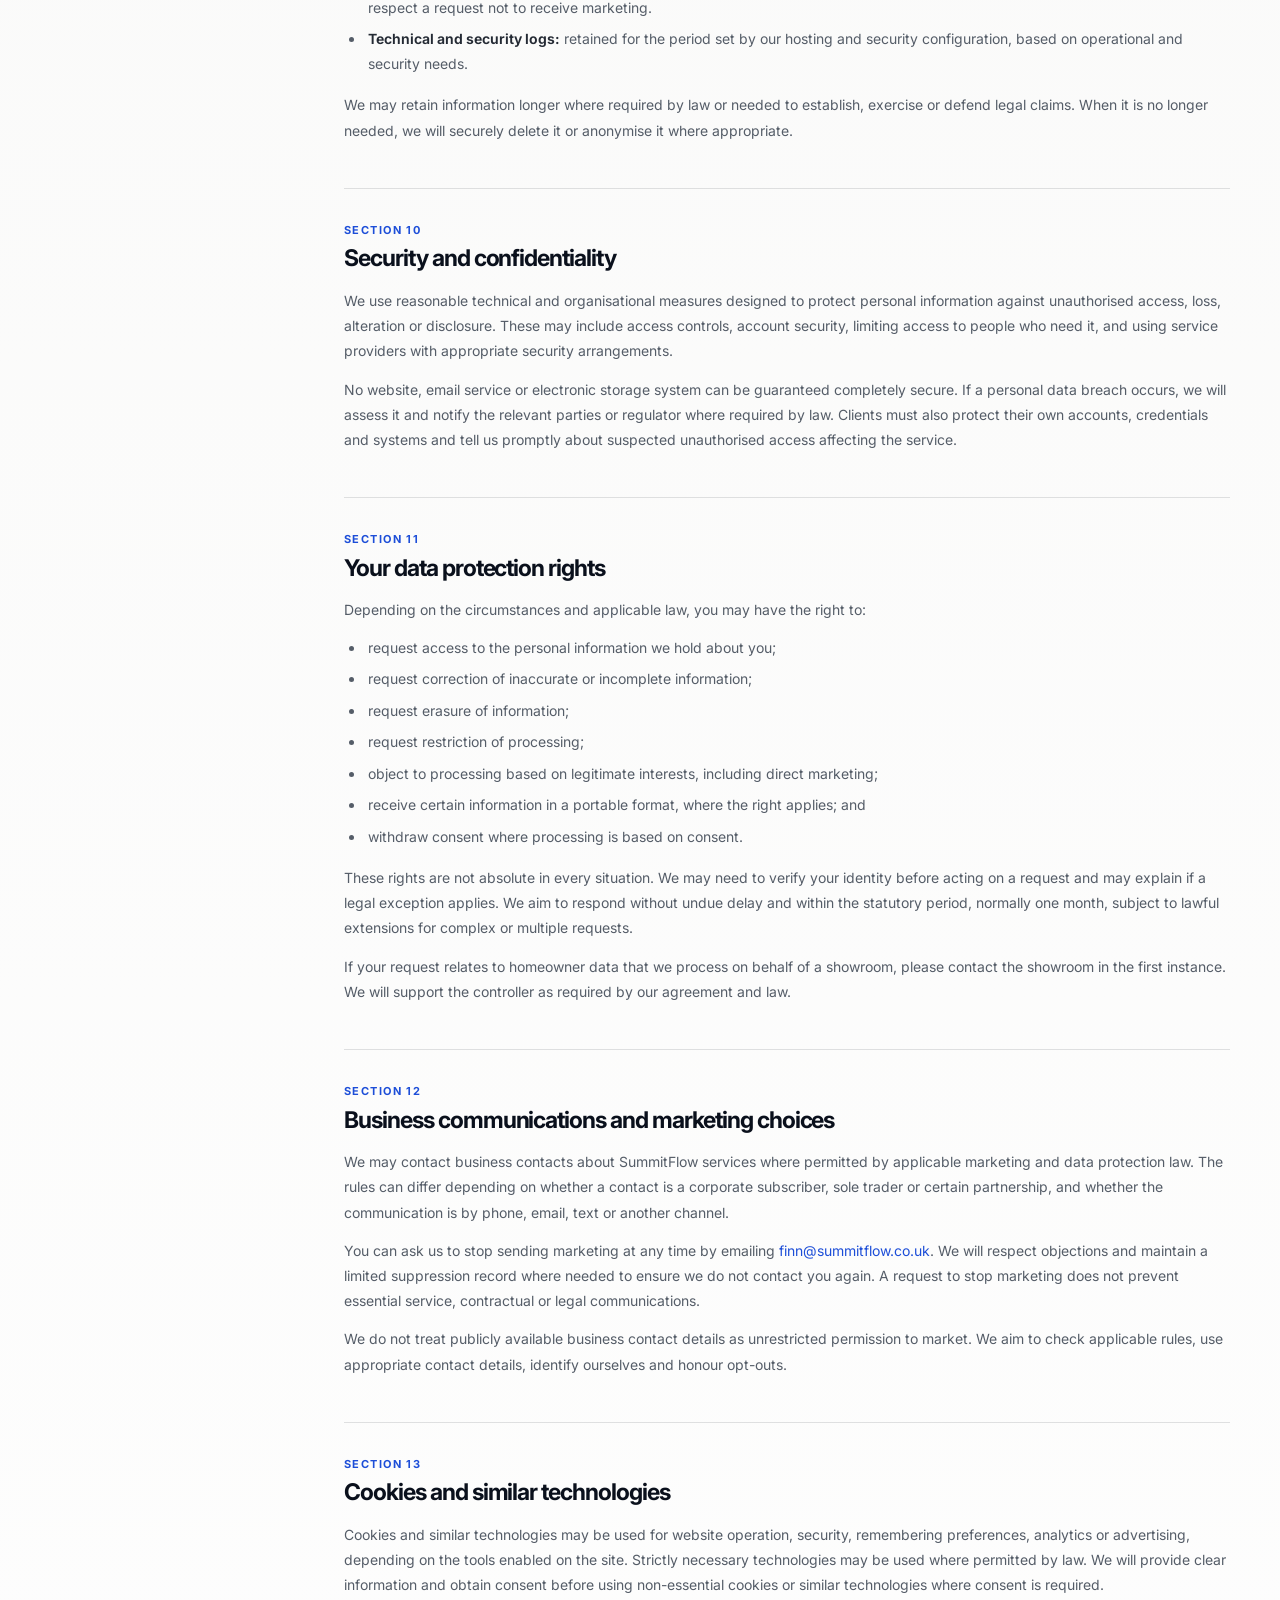
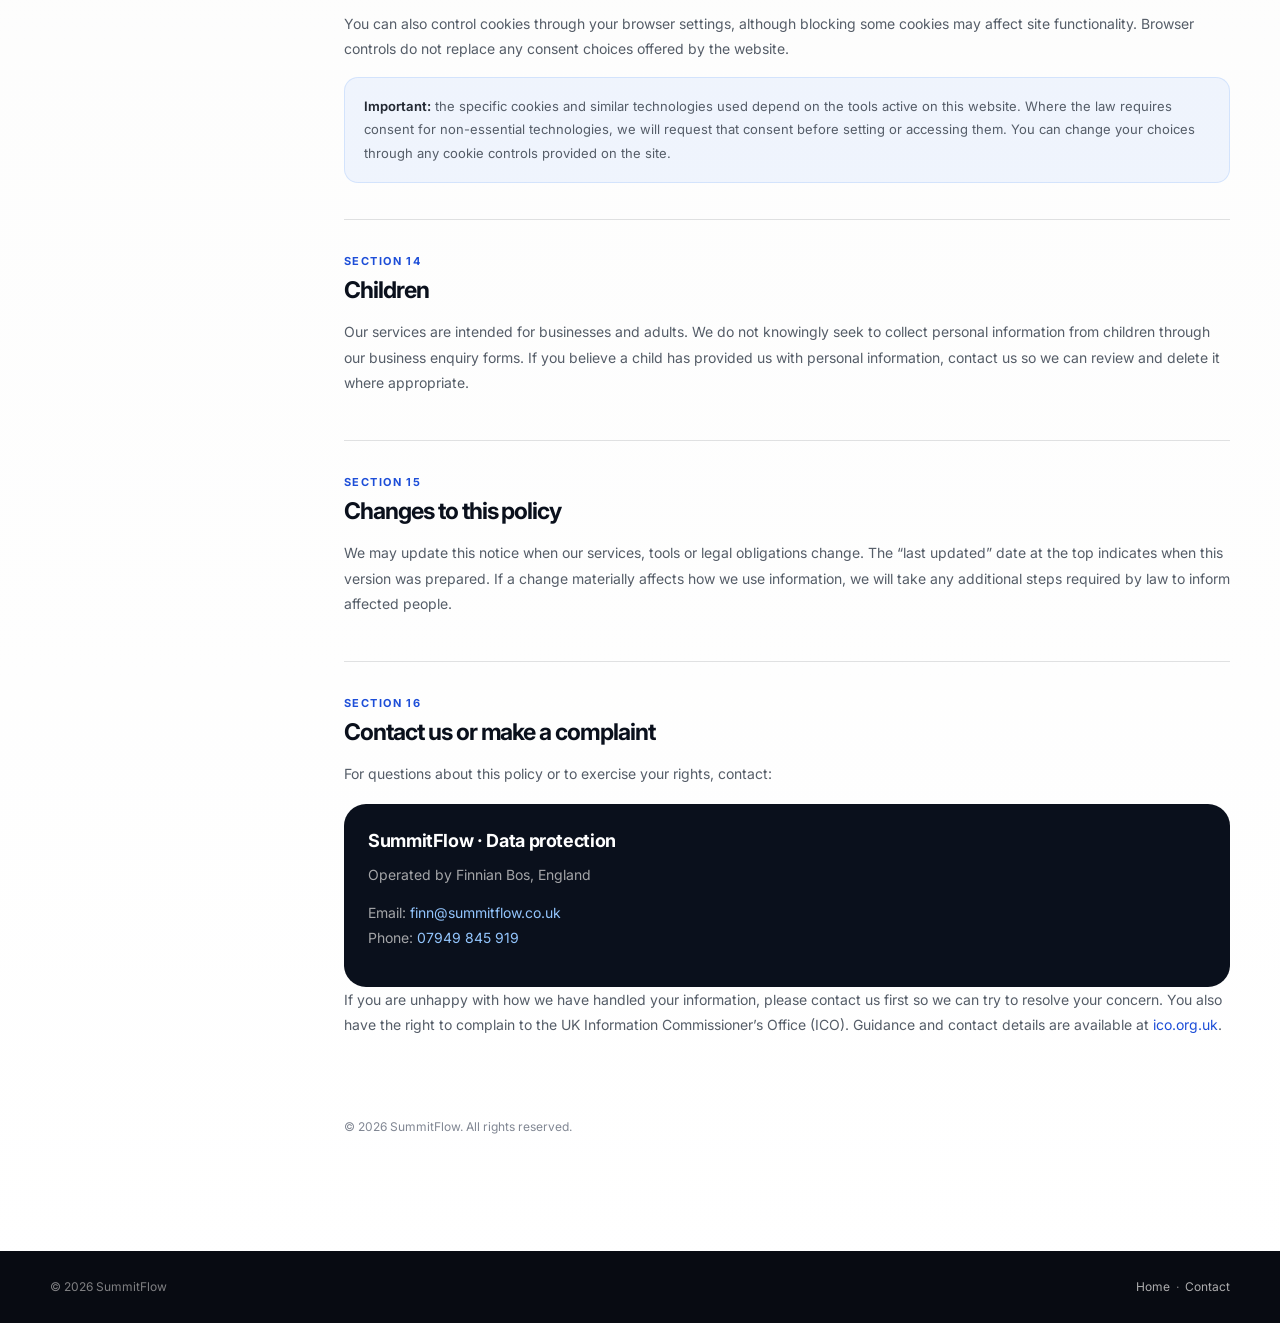
<file: privacy.html>
<!DOCTYPE html>
<html lang="en">
<head>
<meta charset="UTF-8">
<meta name="viewport" content="width=device-width, initial-scale=1.0">
<meta name="theme-color" content="#0A101C">
<link rel="apple-touch-icon" sizes="180x180" href="/apple-touch-icon.png">
<link rel="icon" type="image/png" sizes="32x32" href="/favicon-32x32.png">
<link rel="icon" type="image/png" sizes="16x16" href="/favicon-16x16.png">
<link rel="manifest" href="/site.webmanifest">
<meta name="description" content="SummitFlow's privacy policy explains how we collect, use, share and protect personal information when providing Google Ads and appointment-setting services for kitchen showrooms.">
<meta name="theme-color" content="#0A101C">
<title>Privacy Policy | SummitFlow</title>
<link rel="preconnect" href="https://fonts.googleapis.com">
<link rel="preconnect" href="https://fonts.gstatic.com" crossorigin>
<link href="https://fonts.googleapis.com/css2?family=Inter:wght@400;500;600;700&display=swap" rel="stylesheet">
<style>
:root{--ink:#07070A;--navy:#0A101C;--panel:#101824;--paper:#F3F1EC;--paper2:#E7E3D9;--text:#EDECEA;--muted:#626873;--blue:#3B82F6;--blueDeep:#1D4ED8;--line:rgba(10,16,28,.12);--lineLight:rgba(255,255,255,.10);--radius:22px;--shell:1180px}
*,*::before,*::after{box-sizing:border-box;margin:0;padding:0}
html{scroll-behavior:smooth;background:var(--navy)!important;margin:0!important;padding:0!important;border:0!important}body{margin:0!important;padding:0!important;border:0!important;font-family:Inter,system-ui,-apple-system,BlinkMacSystemFont,"Segoe UI",sans-serif;color:var(--ink);background:linear-gradient(180deg,#F3F1EC 0%,#F8F8F7 42%,#fff 100%);line-height:1.7;-webkit-font-smoothing:antialiased}
a{color:var(--blueDeep);text-decoration:none}a:hover{text-decoration:underline}
.nav{position:sticky;top:14px;z-index:20;width:min(calc(100% - 40px),1050px);height:62px;margin:14px auto 0;padding:0 20px;display:flex;align-items:center;justify-content:space-between;border:1px solid rgba(255,255,255,.08);border-radius:999px;background:rgba(7,7,10,.94);color:var(--text);box-shadow:0 10px 35px rgba(7,7,10,.12);backdrop-filter:blur(18px)}
.logo{display:inline-flex;align-items:center;color:#EDECEA;flex:0 0 auto}.logo:hover{text-decoration:none}.logo svg{display:block;width:179px;height:auto;max-width:42vw}.logo svg path{fill:currentColor}.logo svg path[fill="#3B82F6"]{fill:#3B82F6}.nav-back{font-size:13px;font-weight:600;color:rgba(237,236,234,.72);padding:10px 14px;border-radius:999px;transition:background .2s,color .2s}.nav-back:hover{background:rgba(255,255,255,.08);color:white;text-decoration:none}
.hero{background-color:var(--navy);background:radial-gradient(ellipse at 78% 0%,rgba(59,130,246,.18),transparent 42%),var(--navy);color:var(--text);padding:74px 24px 70px;margin-top:-62px;padding-top:128px}.hero-inner{max-width:var(--shell);margin:auto}.eyebrow{display:flex;align-items:center;gap:10px;color:rgba(237,236,234,.56);font-size:11px;font-weight:600;letter-spacing:.13em;text-transform:uppercase;margin-bottom:18px}.eyebrow:before{content:"";width:22px;height:1px;background:var(--blue)}h1{font-size:clamp(38px,6vw,66px);line-height:1.02;letter-spacing:-.065em;font-weight:700;max-width:800px;margin-bottom:18px}.hero p{font-size:16px;color:rgba(237,236,234,.66);max-width:670px}.updated{display:inline-flex;margin-top:26px;border:1px solid rgba(255,255,255,.12);border-radius:999px;padding:8px 13px;color:rgba(237,236,234,.62);font-size:12px}
.layout{width:min(calc(100% - 40px),var(--shell));margin:0 auto;padding:64px 0 100px;display:grid;grid-template-columns:230px minmax(0,1fr);gap:64px;align-items:start}.toc{position:sticky;top:98px;background:rgba(255,255,255,.68);border:1px solid rgba(10,16,28,.07);border-radius:var(--radius);padding:22px}.toc-title{font-size:10px;text-transform:uppercase;letter-spacing:.14em;color:#737985;font-weight:700;margin-bottom:13px}.toc a{display:block;padding:9px 0;color:#4e5561;font-size:12px;line-height:1.4;border-bottom:1px solid rgba(10,16,28,.06)}.toc a:last-child{border-bottom:0}.toc a:hover{color:var(--blueDeep)}.content{min-width:0}.intro{font-size:16px;color:#505763;line-height:1.8;margin-bottom:34px;padding:24px 26px;background:rgba(255,255,255,.66);border:1px solid rgba(10,16,28,.07);border-radius:var(--radius)}.policy-section{padding:0 0 32px;margin:0 0 32px;border-bottom:1px solid var(--line);scroll-margin-top:112px}.policy-section:last-of-type{border-bottom:0}.number{font-size:11px;letter-spacing:.13em;text-transform:uppercase;color:var(--blueDeep);font-weight:700;margin-bottom:6px}h2{font-size:23px;line-height:1.2;letter-spacing:-.045em;margin-bottom:15px;color:#0A101C}h3{font-size:15px;line-height:1.4;letter-spacing:-.02em;margin:21px 0 8px;color:#111827}p{font-size:14px;color:#555D68;line-height:1.8;margin:0 0 13px}ul,ol{padding-left:21px;margin:8px 0 16px}li{font-size:14px;color:#555D68;line-height:1.75;padding-left:3px;margin:0 0 7px}strong{color:#242A34;font-weight:650}.note{padding:17px 19px;border-radius:14px;background:rgba(59,130,246,.07);border:1px solid rgba(59,130,246,.15);margin:16px 0 4px}.note p{margin:0;font-size:13px}.contact-card{padding:24px;border-radius:var(--radius);background:var(--navy);color:var(--text);margin-top:18px}.contact-card h3{color:white;font-size:18px;margin:0 0 8px}.contact-card p{color:rgba(237,236,234,.68)}.contact-card a{color:#93C5FD}.footer{background:#080B12;color:rgba(237,236,234,.52);padding:26px 24px}.footer-inner{max-width:var(--shell);margin:auto;display:flex;justify-content:space-between;gap:18px;flex-wrap:wrap;font-size:12px}.footer a{color:rgba(237,236,234,.72)}
@media(max-width:850px){.layout{grid-template-columns:1fr;gap:26px;padding-top:35px}.toc{position:static;display:grid;grid-template-columns:repeat(2,minmax(0,1fr));gap:0 18px}.toc-title{grid-column:1/-1}.hero{padding-bottom:52px}.intro{padding:20px}}
@media(max-width:560px){.nav{width:calc(100% - 24px);height:56px;padding:0 14px;top:8px;margin-top:8px}.logo svg{width:150px}.nav-back{font-size:12px;padding:8px 10px}.hero{padding:112px 20px 44px;margin-top:-56px}h1{font-size:40px}.hero p{font-size:14px}.layout{width:calc(100% - 32px);padding:28px 0 60px}.toc{grid-template-columns:1fr 1fr;padding:17px}.toc a{font-size:11px}.intro{font-size:14px}h2{font-size:21px}.policy-section{padding-bottom:23px;margin-bottom:24px}.footer-inner{flex-direction:column}}
@media(prefers-reduced-motion:reduce){html{scroll-behavior:auto}*,*::before,*::after{transition:none!important;animation:none!important}}

/* Top-edge rendering safeguard: prevent any light canvas/background seam above the hero. */
html, body { margin:0 !important; padding:0 !important; border-top:0 !important; background-color:#0A101C !important; }
body::before { content:none !important; display:none !important; }
.hero { border-top:0 !important; }
</style>
</head>
<body>
<nav class="nav" aria-label="Main navigation">
  <a href="index.html" class="logo" aria-label="SummitFlow home"><svg viewBox="70.6 53.3 179.3 23.3" fill="currentColor" xmlns="http://www.w3.org/2000/svg" role="img" aria-label="SummitFlow"><g> <path d="M88.16,69.59c0,1.18-0.24,2.18-0.72,2.98c-0.48,0.8-1.12,1.44-1.93,1.92c-0.8,0.48-1.72,0.83-2.76,1.05 c-1.04,0.22-2.1,0.33-3.18,0.33c-1.9,0-3.55-0.44-4.96-1.33c-1.41-0.89-2.57-2.01-3.48-3.38l3.91-2.31 c0.22,0.38,0.49,0.74,0.81,1.08c0.33,0.35,0.69,0.65,1.08,0.92c0.39,0.27,0.82,0.48,1.29,0.65c0.46,0.17,0.93,0.25,1.41,0.25 c0.39,0,0.83-0.02,1.3-0.07c0.47-0.05,0.92-0.15,1.33-0.3c0.41-0.15,0.76-0.35,1.04-0.61c0.28-0.26,0.41-0.6,0.41-1.04 c0-0.37-0.11-0.69-0.34-0.95c-0.23-0.26-0.54-0.48-0.93-0.68c-0.4-0.2-0.86-0.37-1.39-0.5c-0.53-0.14-1.11-0.28-1.72-0.41 c-0.81-0.18-1.66-0.4-2.55-0.67c-0.89-0.27-1.7-0.64-2.44-1.11c-0.74-0.47-1.35-1.09-1.84-1.85c-0.48-0.76-0.73-1.73-0.73-2.92 c0-1.09,0.22-2.05,0.65-2.89c0.43-0.84,1.01-1.53,1.72-2.09c0.71-0.55,1.52-0.97,2.43-1.26c0.91-0.29,1.84-0.43,2.78-0.43 c1.74,0,3.29,0.42,4.66,1.26c1.37,0.84,2.53,1.92,3.48,3.24l-3.7,2.52c-0.18-0.34-0.42-0.67-0.71-1.01 c-0.3-0.34-0.63-0.64-1.01-0.92c-0.38-0.28-0.79-0.5-1.23-0.68c-0.45-0.18-0.92-0.27-1.41-0.27c-0.38,0-0.75,0.05-1.13,0.15 c-0.38,0.1-0.72,0.25-1.02,0.44c-0.31,0.2-0.56,0.44-0.76,0.73c-0.2,0.29-0.3,0.61-0.3,0.96c0,0.32,0.11,0.59,0.33,0.81 c0.22,0.23,0.51,0.42,0.87,0.59c0.37,0.17,0.79,0.32,1.27,0.46c0.48,0.14,1,0.28,1.55,0.41c0.87,0.22,1.77,0.47,2.69,0.76 c0.93,0.29,1.78,0.68,2.55,1.18c0.77,0.5,1.41,1.15,1.91,1.94C87.91,67.36,88.16,68.37,88.16,69.59z"/> <path d="M105.48,75.31h-4.44v-1.54c-0.59,0.65-1.24,1.17-1.95,1.55c-0.71,0.38-1.5,0.58-2.37,0.58s-1.68-0.17-2.43-0.5 c-0.75-0.34-1.4-0.79-1.95-1.38c-0.55-0.58-0.99-1.26-1.32-2.03c-0.33-0.77-0.49-1.6-0.49-2.49v-9.27h4.44v8.41 c0,0.45,0.08,0.87,0.24,1.26c0.16,0.38,0.37,0.73,0.65,1.02c0.28,0.3,0.6,0.53,0.96,0.7c0.37,0.17,0.76,0.25,1.17,0.25 c0.41,0,0.8-0.08,1.17-0.25c0.37-0.17,0.69-0.4,0.98-0.7c0.29-0.3,0.51-0.65,0.67-1.05c0.16-0.4,0.24-0.83,0.24-1.29v-8.35h4.44 V75.31z"/> <path d="M126.95,59.64c0.81,0,1.57,0.17,2.29,0.5c0.72,0.34,1.35,0.79,1.88,1.38c0.53,0.58,0.95,1.26,1.26,2.03 c0.31,0.77,0.46,1.6,0.46,2.49v9.27h-4.44V66.9c0-0.43-0.07-0.85-0.22-1.24c-0.15-0.39-0.35-0.74-0.59-1.04 c-0.25-0.3-0.54-0.53-0.87-0.7c-0.34-0.17-0.69-0.25-1.07-0.25c-0.38,0-0.73,0.09-1.07,0.27c-0.34,0.18-0.63,0.41-0.87,0.71 c-0.25,0.3-0.44,0.64-0.59,1.04c-0.15,0.4-0.22,0.82-0.22,1.27v8.35h-4.44V66.9c0-0.43-0.07-0.85-0.22-1.24 c-0.15-0.39-0.35-0.74-0.6-1.04c-0.25-0.3-0.54-0.53-0.88-0.7c-0.34-0.17-0.69-0.25-1.07-0.25c-0.38,0-0.73,0.09-1.07,0.27 c-0.34,0.18-0.63,0.41-0.88,0.71c-0.25,0.3-0.45,0.64-0.6,1.04c-0.15,0.4-0.22,0.82-0.22,1.27v8.35h-4.44V60.24h4.44l0.03,1.63 c0.51-0.67,1.08-1.21,1.7-1.61c0.62-0.4,1.35-0.61,2.18-0.61c1.07,0,1.99,0.21,2.77,0.62c0.78,0.41,1.42,0.97,1.91,1.66 c0.57-0.65,1.29-1.19,2.16-1.63C124.53,59.86,125.63,59.64,126.95,59.64z"/> <path d="M154.34,59.64c0.81,0,1.57,0.17,2.29,0.5c0.72,0.34,1.35,0.79,1.88,1.38c0.53,0.58,0.95,1.26,1.26,2.03 c0.31,0.77,0.46,1.6,0.46,2.49v9.27h-4.44V66.9c0-0.43-0.07-0.85-0.22-1.24c-0.15-0.39-0.35-0.74-0.59-1.04 c-0.25-0.3-0.54-0.53-0.87-0.7c-0.34-0.17-0.69-0.25-1.07-0.25c-0.38,0-0.73,0.09-1.07,0.27c-0.34,0.18-0.63,0.41-0.87,0.71 c-0.25,0.3-0.44,0.64-0.59,1.04c-0.15,0.4-0.22,0.82-0.22,1.27v8.35h-4.44V66.9c0-0.43-0.07-0.85-0.22-1.24s-0.35-0.74-0.6-1.04 c-0.25-0.3-0.54-0.53-0.88-0.7c-0.34-0.17-0.69-0.25-1.07-0.25c-0.38,0-0.73,0.09-1.07,0.27c-0.34,0.18-0.63,0.41-0.88,0.71 c-0.25,0.3-0.45,0.64-0.6,1.04c-0.15,0.4-0.22,0.82-0.22,1.27v8.35h-4.44V60.24h4.44l0.03,1.63c0.51-0.67,1.08-1.21,1.7-1.61 c0.62-0.4,1.35-0.61,2.18-0.61c1.07,0,1.99,0.21,2.77,0.62c0.78,0.41,1.42,0.97,1.91,1.66c0.57-0.65,1.29-1.19,2.16-1.63 C151.92,59.86,153.02,59.64,154.34,59.64z"/> <path d="M163.16,60.24h4.44v15.07h-4.44V60.24z"/> <path d="M182.08,75.34c-0.43,0.16-1.01,0.29-1.73,0.4c-0.72,0.11-1.73,0.16-3.04,0.16c-0.65,0-1.26-0.12-1.82-0.37 c-0.56-0.25-1.05-0.58-1.47-1.01c-0.41-0.42-0.75-0.92-0.99-1.48c-0.25-0.56-0.37-1.17-0.37-1.82l-0.03-7.14h-3.08v-3.85h3.08v-4.8 h4.44v4.8h3.67l-0.86,3.85h-2.81v6.22c0.02,0.43,0.18,0.8,0.49,1.11c0.31,0.31,0.69,0.46,1.14,0.46c0.77,0,1.33-0.08,1.67-0.25 c0.34-0.17,0.6-0.29,0.76-0.37L182.08,75.34z"/> <path d="M189.1,58.73v4.71h6.78v4.29h-6.78v7.58h-4.38V54.58h13.32v4.15H189.1z"/> <path d="M205.06,54.58v20.73h-4.44V54.58H205.06z"/> <path fill="#3B82F6" d="M215.76,75.3c-1.14,0-2.2-0.2-3.2-0.59c-0.99-0.4-1.86-0.94-2.59-1.63c-0.73-0.69-1.31-1.49-1.74-2.42 c-0.42-0.92-0.63-1.9-0.63-2.93c0-1.05,0.22-2.04,0.65-2.97c0.43-0.93,1.02-1.73,1.76-2.42c0.74-0.68,1.61-1.22,2.59-1.61 c0.98-0.4,2.03-0.59,3.16-0.59c1.12,0,2.18,0.2,3.17,0.61c0.99,0.41,1.86,0.95,2.59,1.64c0.73,0.69,1.31,1.5,1.74,2.42 c0.42,0.92,0.63,1.9,0.63,2.93c0,1.05-0.22,2.03-0.65,2.95c-0.43,0.92-1.02,1.72-1.75,2.4c-0.73,0.68-1.6,1.22-2.59,1.61 C217.91,75.11,216.87,75.3,215.76,75.3z M215.78,63.9c-0.61,0-1.16,0.11-1.64,0.33c-0.49,0.22-0.9,0.51-1.24,0.88 c-0.34,0.37-0.61,0.78-0.8,1.24c-0.19,0.46-0.29,0.92-0.29,1.37c0,0.48,0.09,0.94,0.26,1.39c0.17,0.45,0.43,0.86,0.77,1.22 c0.34,0.37,0.76,0.66,1.26,0.88c0.5,0.22,1.06,0.33,1.68,0.33c0.63,0,1.18-0.11,1.67-0.33c0.49-0.22,0.9-0.51,1.24-0.88 c0.34-0.37,0.6-0.77,0.79-1.22c0.18-0.45,0.28-0.91,0.28-1.39c0-0.46-0.1-0.92-0.29-1.37c-0.19-0.46-0.46-0.87-0.8-1.24 c-0.34-0.37-0.75-0.66-1.24-0.88C216.93,64.01,216.39,63.9,215.78,63.9z"/> <path d="M249.36,60.24l-4.68,15.07h-5.12l-2.4-9.03l-2.4,9.03h-5.12l-4.68-15.07h4.38l2.78,10.1l2.69-10.1h4.68l2.69,10.1 l2.78-10.1H249.36z"/> <path fill="#3B82F6" d="M165.33,58.96c-0.35,0-0.68-0.06-0.98-0.18c-0.3-0.12-0.57-0.29-0.79-0.5c-0.23-0.21-0.4-0.46-0.53-0.74 c-0.13-0.28-0.19-0.58-0.19-0.9c0-0.32,0.07-0.62,0.2-0.91c0.13-0.28,0.31-0.53,0.54-0.74c0.23-0.21,0.49-0.37,0.79-0.49 c0.3-0.12,0.62-0.18,0.97-0.18c0.34,0,0.67,0.06,0.97,0.19c0.3,0.12,0.57,0.29,0.79,0.5s0.4,0.46,0.53,0.74 c0.13,0.28,0.19,0.58,0.19,0.9c0,0.32-0.07,0.62-0.2,0.9c-0.13,0.28-0.31,0.53-0.54,0.74c-0.23,0.21-0.49,0.37-0.79,0.49 C165.99,58.9,165.66,58.96,165.33,58.96z"/> </g></svg></a>
  <a href="index.html" class="nav-back">← Back to site</a>
</nav>
<header class="hero">
  <div class="hero-inner">
    <div class="eyebrow">Privacy &amp; data protection</div>
    <h1>Your data.<br>Handled with care.</h1>
    <p>This policy explains how SummitFlow collects, uses, stores and shares personal information when you visit our website, enquire about our services, or work with us.</p>
    <span class="updated">Last updated: 21 October 2026</span>
  </div>
</header>
<main class="layout">
  <aside class="toc" aria-label="Privacy policy contents">
    <div class="toc-title">On this page</div>
    <a href="#controller">1. Who we are</a>
    <a href="#data">2. Information we collect</a>
    <a href="#purposes">3. How we use it</a>
    <a href="#lawful-basis">4. Lawful bases</a>
    <a href="#ads-and-follow-up">5. Ads, AI &amp; follow-up</a>
    <a href="#showroom-data">6. Homeowner data</a>
    <a href="#sharing">7. Who receives data</a>
    <a href="#transfers">8. International transfers</a>
    <a href="#retention">9. Retention</a>
    <a href="#security">10. Security</a>
    <a href="#rights">11. Your rights</a>
    <a href="#marketing">12. Marketing choices</a>
    <a href="#cookies">13. Cookies</a>
    <a href="#children">14. Children</a>
    <a href="#changes">15. Changes</a>
    <a href="#contact">16. Contact &amp; complaints</a>
  </aside>
  <article class="content">
    <div class="intro">SummitFlow provides Google Ads campaign management, enquiry follow-up and appointment-setting services for independent kitchen showrooms. We aim to collect only information needed to respond to enquiries, deliver agreed services, and operate and improve our business. This notice covers our own website and business relationships; where we process homeowner information for a showroom, the roles described below apply.</div>

    <section class="policy-section" id="controller">
      <div class="number">Section 01</div><h2>Who we are</h2>
      <p><strong>SummitFlow</strong> is a trading name operated by <strong>Finnian Bos</strong> in England. For personal information we collect for our own business purposes—for example, information submitted through our website or provided by a prospective or existing client—we act as the data controller.</p>
      <p>You can contact us at <a href="mailto:finn@summitflow.co.uk">finn@summitflow.co.uk</a> or <a href="tel:+447949845919">07949 845 919</a>.</p>
      <p>This policy is intended to explain our current practices, not to replace the service agreement or data-processing agreement that may apply when you become a client. Before publishing, ensure your business’s legal identity and contact details are complete and accurate.</p>
    </section>

    <section class="policy-section" id="data">
      <div class="number">Section 02</div><h2>Information we collect</h2>
      <h3>Information you give us</h3>
      <ul>
        <li><strong>Enquiries and calls:</strong> your name, business name, work contact details, website, role and the information you choose to share when you contact us or book a call.</li>
        <li><strong>Business qualification:</strong> information about your showroom, service area, current marketing, enquiry volumes, appointment process, objectives and budget, where you choose to provide it.</li>
        <li><strong>Client and billing information:</strong> contact details, service preferences, campaign instructions, invoices, payment records and communications needed to manage our relationship.</li>
        <li><strong>Campaign and appointment information:</strong> campaign performance, enquiry status, appointment dates and outcomes, and relevant notes needed to report on or deliver the agreed service.</li>
      </ul>
      <h3>Information collected automatically</h3>
      <p>When you visit our website, our hosting provider may record technical information such as IP address, request time, browser and device information, pages requested and security logs. We may also receive basic performance or referral information where a tool that provides it is enabled. The exact information depends on the website configuration and tools in use.</p>
      <h3>Information from other sources</h3>
      <p>We may obtain business contact details from publicly available business websites, directories or professional sources to contact businesses about relevant services. We take reasonable steps to use such information appropriately and respect objections to direct marketing.</p>
    </section>

    <section class="policy-section" id="purposes">
      <div class="number">Section 03</div><h2>How we use information</h2>
      <ul>
        <li>Respond to enquiries, arrange introductory calls and assess whether our services are a suitable fit.</li>
        <li>Prepare proposals, agree campaign plans, manage client accounts and deliver Google Ads and appointment-setting services.</li>
        <li>Route, review and follow up on homeowner enquiries and arrange design appointments where this forms part of a client’s agreed service.</li>
        <li>Communicate about delivery, campaign performance, appointments, billing, service changes and support.</li>
        <li>Maintain business, accounting and tax records; protect our systems; prevent misuse; and handle disputes or legal claims.</li>
        <li>Understand website usage and improve our services, where we have an appropriate lawful basis and any required cookie consent.</li>
      </ul>
      <p>We do not sell personal information. We do not use information collected for one purpose for an unrelated purpose unless we have a lawful basis and provide any information required by law.</p>
    </section>

    <section class="policy-section" id="lawful-basis">
      <div class="number">Section 04</div><h2>Our lawful bases</h2>
      <p>Data protection law requires us to have a lawful basis for each processing purpose. Depending on the circumstances, we may rely on:</p>
      <ul>
        <li><strong>Steps before a contract and contract performance:</strong> to respond to a request for information, prepare a proposal, provide services, administer a client relationship or process billing.</li>
        <li><strong>Legitimate interests:</strong> to manage and develop our business, maintain business records, secure our website and systems, and conduct proportionate business-to-business marketing. We consider the impact on people’s rights and expectations and stop direct marketing where a valid objection applies.</li>
        <li><strong>Legal obligation:</strong> to meet tax, accounting, regulatory or other legal requirements.</li>
        <li><strong>Consent:</strong> where consent is required, such as for non-essential cookies or certain electronic marketing. Where we rely on consent, you can withdraw it at any time; this does not affect processing already carried out lawfully.</li>
      </ul>
      <p>Where we rely on legitimate interests, those interests are the ones described above. The appropriate basis depends on the specific data and activity, not simply on this list as a whole.</p>
    </section>

    <section class="policy-section" id="ads-and-follow-up">
      <div class="number">Section 05</div><h2>Google Ads, AI tools and human follow-up</h2>
      <p>Our service is designed to help kitchen showrooms reach homeowners searching for a new kitchen and turn suitable enquiries into booked design appointments. Depending on the service agreed, this may involve Google Ads, CRM and scheduling software, automated messages or AI-assisted first responses, and follow-up by a person.</p>
      <ul>
        <li>We use enquiry details to respond, understand the homeowner’s requirements, assess basic suitability and coordinate an appointment for the relevant showroom.</li>
        <li>AI or automation may help with timely initial responses, routing, reminders or administrative tasks. Human review or follow-up may be used to clarify a homeowner’s plans and suitability.</li>
        <li>We do not intend to make decisions producing legal or similarly significant effects about individuals solely through automated processing. If a particular service changes this, we will provide the information and safeguards required by law.</li>
        <li>Information supplied to third-party AI, CRM or scheduling tools may be processed by those providers under their terms and settings. We aim to limit information shared to what is reasonably needed for the task.</li>
      </ul>
      <p>Advertising platforms may process data under their own privacy notices and roles. The specific data flows depend on the campaign configuration, tracking tags, integrations and client instructions in use.</p>
    </section>

    <section class="policy-section" id="showroom-data">
      <div class="number">Section 06</div><h2>Homeowner information handled for a showroom</h2>
      <p>When we handle a homeowner’s enquiry or appointment details on behalf of a kitchen showroom, the showroom will generally determine why and how that information is used and will act as the <strong>data controller</strong>. SummitFlow will generally act as the showroom’s <strong>data processor</strong>, processing the information under the showroom’s documented instructions and the applicable service or data-processing agreement.</p>
      <p>In that situation, the showroom is usually the first contact for requests about the homeowner data. We will assist the showroom with requests and compliance obligations as required by our agreement and applicable law. If SummitFlow uses information for its own independent purposes, we will be responsible for explaining that processing separately.</p>
      <p>Showrooms are responsible for ensuring they have an appropriate basis and provide required privacy information when collecting homeowner details, including where relevant through their websites, lead forms and advertising campaigns. Our client agreement should define each party’s responsibilities, permitted data uses, security, retention, deletion and assistance with rights requests.</p>
    </section>

    <section class="policy-section" id="sharing">
      <div class="number">Section 07</div><h2>Who we share information with</h2>
      <p>We share personal information only where reasonably necessary for the purposes described in this policy, including with the following categories of recipients:</p>
      <ul>
        <li><strong>Service providers:</strong> website hosting, form handling, business email, CRM, appointment scheduling, cloud storage and IT/security providers.</li>
        <li><strong>Advertising and technology platforms:</strong> Google and other platforms or integrations used for a client’s agreed campaigns, reporting or enquiry handling.</li>
        <li><strong>Clients and their authorised staff:</strong> the relevant kitchen showroom, so it can respond to enquiries, prepare for appointments and manage its customer relationship.</li>
        <li><strong>Professional advisers and authorities:</strong> accountants, legal advisers, insurers, regulators, courts or law-enforcement bodies where necessary or legally required.</li>
      </ul>
      <p>Depending on the setup, our tools may include Formspree, GoHighLevel and AppointWise, or replacement providers. We will keep the actual provider list and relevant agreements under review as our systems change. Service providers should only process personal data under appropriate arrangements and safeguards.</p>
    </section>

    <section class="policy-section" id="transfers">
      <div class="number">Section 08</div><h2>International transfers</h2>
      <p>Some technology providers may store or access information from outside the United Kingdom. Where personal data is transferred internationally, we will use a transfer mechanism permitted by applicable data protection law where required—for example, an applicable adequacy regulation or appropriate safeguards—and provide information about those safeguards on request where the law requires it.</p>
      <p>The countries involved and the safeguards used depend on the providers and configurations selected for the service. We should confirm these details against each provider’s current terms and data-processing documentation.</p>
    </section>

    <section class="policy-section" id="retention">
      <div class="number">Section 09</div><h2>How long we keep information</h2>
      <p>We keep personal information only for as long as reasonably necessary for the purpose for which it was collected, including legal, accounting, reporting and dispute-resolution needs. Actual retention depends on the type of information and any client instructions or contractual requirements.</p>
      <ul>
        <li><strong>Unsuccessful enquiries and prospective client details:</strong> normally reviewed for deletion within 12 months after the last meaningful contact, unless a longer period is justified or you ask us not to contact you.</li>
        <li><strong>Client, contract and financial records:</strong> generally retained for the contract period and up to six years afterwards where needed for tax, accounting or legal claims.</li>
        <li><strong>Homeowner enquiries and appointment records:</strong> retained according to the showroom’s instructions and the applicable data-processing agreement; the showroom’s retention policy may apply.</li>
        <li><strong>Suppression records:</strong> we may retain limited information, such as an email address or business contact identifier, to remember and respect a request not to receive marketing.</li>
        <li><strong>Technical and security logs:</strong> retained for the period set by our hosting and security configuration, based on operational and security needs.</li>
      </ul>
      <p>We may retain information longer where required by law or needed to establish, exercise or defend legal claims. When it is no longer needed, we will securely delete it or anonymise it where appropriate.</p>
    </section>

    <section class="policy-section" id="security">
      <div class="number">Section 10</div><h2>Security and confidentiality</h2>
      <p>We use reasonable technical and organisational measures designed to protect personal information against unauthorised access, loss, alteration or disclosure. These may include access controls, account security, limiting access to people who need it, and using service providers with appropriate security arrangements.</p>
      <p>No website, email service or electronic storage system can be guaranteed completely secure. If a personal data breach occurs, we will assess it and notify the relevant parties or regulator where required by law. Clients must also protect their own accounts, credentials and systems and tell us promptly about suspected unauthorised access affecting the service.</p>
    </section>

    <section class="policy-section" id="rights">
      <div class="number">Section 11</div><h2>Your data protection rights</h2>
      <p>Depending on the circumstances and applicable law, you may have the right to:</p>
      <ul>
        <li>request access to the personal information we hold about you;</li>
        <li>request correction of inaccurate or incomplete information;</li>
        <li>request erasure of information;</li>
        <li>request restriction of processing;</li>
        <li>object to processing based on legitimate interests, including direct marketing;</li>
        <li>receive certain information in a portable format, where the right applies; and</li>
        <li>withdraw consent where processing is based on consent.</li>
      </ul>
      <p>These rights are not absolute in every situation. We may need to verify your identity before acting on a request and may explain if a legal exception applies. We aim to respond without undue delay and within the statutory period, normally one month, subject to lawful extensions for complex or multiple requests.</p>
      <p>If your request relates to homeowner data that we process on behalf of a showroom, please contact the showroom in the first instance. We will support the controller as required by our agreement and law.</p>
    </section>

    <section class="policy-section" id="marketing">
      <div class="number">Section 12</div><h2>Business communications and marketing choices</h2>
      <p>We may contact business contacts about SummitFlow services where permitted by applicable marketing and data protection law. The rules can differ depending on whether a contact is a corporate subscriber, sole trader or certain partnership, and whether the communication is by phone, email, text or another channel.</p>
      <p>You can ask us to stop sending marketing at any time by emailing <a href="mailto:finn@summitflow.co.uk">finn@summitflow.co.uk</a>. We will respect objections and maintain a limited suppression record where needed to ensure we do not contact you again. A request to stop marketing does not prevent essential service, contractual or legal communications.</p>
      <p>We do not treat publicly available business contact details as unrestricted permission to market. We aim to check applicable rules, use appropriate contact details, identify ourselves and honour opt-outs.</p>
    </section>

    <section class="policy-section" id="cookies">
      <div class="number">Section 13</div><h2>Cookies and similar technologies</h2>
      <p>Cookies and similar technologies may be used for website operation, security, remembering preferences, analytics or advertising, depending on the tools enabled on the site. Strictly necessary technologies may be used where permitted by law. We will provide clear information and obtain consent before using non-essential cookies or similar technologies where consent is required.</p>
      <p>You can also control cookies through your browser settings, although blocking some cookies may affect site functionality. Browser controls do not replace any consent choices offered by the website.</p>
      <div class="note"><p><strong>Important:</strong> the specific cookies and similar technologies used depend on the tools active on this website. Where the law requires consent for non-essential technologies, we will request that consent before setting or accessing them. You can change your choices through any cookie controls provided on the site.</p></div>
    </section>

    <section class="policy-section" id="children">
      <div class="number">Section 14</div><h2>Children</h2>
      <p>Our services are intended for businesses and adults. We do not knowingly seek to collect personal information from children through our business enquiry forms. If you believe a child has provided us with personal information, contact us so we can review and delete it where appropriate.</p>
    </section>

    <section class="policy-section" id="changes">
      <div class="number">Section 15</div><h2>Changes to this policy</h2>
      <p>We may update this notice when our services, tools or legal obligations change. The “last updated” date at the top indicates when this version was prepared. If a change materially affects how we use information, we will take any additional steps required by law to inform affected people.</p>
    </section>

    <section class="policy-section" id="contact">
      <div class="number">Section 16</div><h2>Contact us or make a complaint</h2>
      <p>For questions about this policy or to exercise your rights, contact:</p>
      <div class="contact-card">
        <h3>SummitFlow · Data protection</h3>
        <p>Operated by Finnian Bos, England</p>
        <p>Email: <a href="mailto:finn@summitflow.co.uk">finn@summitflow.co.uk</a><br>Phone: <a href="tel:+447949845919">07949 845 919</a></p>
      </div>
      <p>If you are unhappy with how we have handled your information, please contact us first so we can try to resolve your concern. You also have the right to complain to the UK Information Commissioner’s Office (ICO). Guidance and contact details are available at <a href="https://ico.org.uk/" target="_blank" rel="noopener noreferrer">ico.org.uk</a>.</p>
    </section>
    <p style="font-size:12px;color:#818793;margin-top:34px">© 2026 SummitFlow. All rights reserved.</p>
  </article>
</main>
<footer class="footer"><div class="footer-inner"><span>© 2026 SummitFlow</span><span><a href="index.html">Home</a> &nbsp;·&nbsp; <a href="mailto:finn@summitflow.co.uk">Contact</a></span></div></footer>
</body>
</html>
</file>
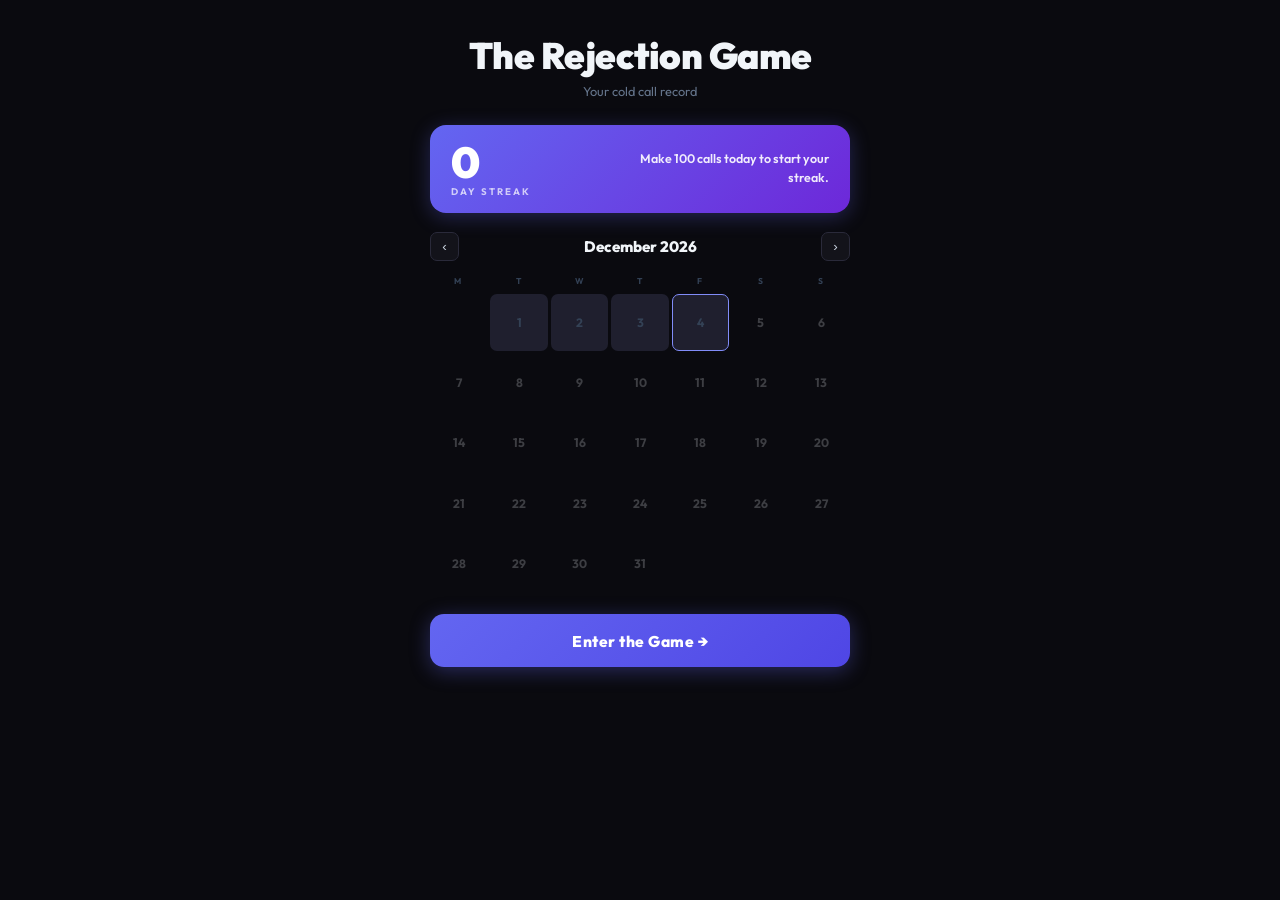
<file: rejection-game-v5.html>
<!DOCTYPE html>
<html lang="en">
<head>
<meta charset="UTF-8">
<meta name="viewport" content="width=device-width, initial-scale=1.0, maximum-scale=1.0">
<title>The Rejection Game</title>
<link rel="preconnect" href="https://fonts.googleapis.com">
<link href="https://fonts.googleapis.com/css2?family=Outfit:wght@400;600;700;800;900&display=swap" rel="stylesheet">
<style>
*,*::before,*::after{box-sizing:border-box;margin:0;padding:0;-webkit-tap-highlight-color:transparent;}
:root{
  --bg:#0a0a0f;--card:#13131a;--card2:#1c1c26;--bd:#2a2a3a;--bd2:#1f1f2e;
  --a:#6366f1;--ah:#4f46e5;--al:rgba(99,102,241,.12);--am:#818cf8;--abd:rgba(99,102,241,.35);
  --txt:#f1f5f9;--t2:#cbd5e1;--t3:#64748b;--t4:#334155;
  --grn:#10b981;--gnl:rgba(16,185,129,.12);
  --org:#f97316;--red:#ef4444;--gld:#f59e0b;
  --fn:'Outfit',sans-serif;--r:14px;--rl:18px;
}
html,body{height:100%;overscroll-behavior:none;}
body{background:var(--bg);color:var(--txt);font-family:var(--fn);-webkit-font-smoothing:antialiased;overflow:hidden;}
::-webkit-scrollbar{width:3px;}::-webkit-scrollbar-thumb{background:var(--bd);border-radius:2px;}

@keyframes fadeIn{from{opacity:0}to{opacity:1}}
@keyframes slideUp{from{opacity:0;transform:translateY(14px)}to{opacity:1;transform:translateY(0)}}
@keyframes particle{0%{opacity:1;transform:translate(0,0) scale(1)}100%{opacity:0;transform:translate(var(--tx),var(--ty)) scale(0)}}
@keyframes floatUp{0%{opacity:1;transform:translateY(0)}100%{opacity:0;transform:translateY(-65px)}}
@keyframes heatPulse{0%,100%{box-shadow:0 0 0 0 rgba(239,68,68,0),0 6px 32px rgba(99,102,241,.3)}50%{box-shadow:0 0 28px 8px rgba(239,68,68,.45),0 6px 32px rgba(239,68,68,.2)}}
@keyframes lvlIn{0%{opacity:0;transform:scale(.5) translateY(30px)}65%{transform:scale(1.1) translateY(-4px)}100%{opacity:1;transform:scale(1) translateY(0)}}
@keyframes bossIn{0%{opacity:0;transform:scale(.7)}100%{opacity:1;transform:scale(1)}}
@keyframes shimmer{0%{background-position:-300% center}100%{background-position:300% center}}
@keyframes tIn{from{opacity:0;transform:translateX(40px)}to{opacity:1;transform:translateX(0)}}
@keyframes msgAnim{0%{opacity:0;transform:translateY(-3px)}15%{opacity:1;transform:translateY(0)}75%{opacity:1}100%{opacity:0}}
@keyframes numPop{0%{transform:scale(1)}40%{transform:scale(1.15)}100%{transform:scale(1)}}
@keyframes screenShake{0%,100%{transform:translate(0,0)}10%{transform:translate(-6px,3px)}20%{transform:translate(6px,-3px)}30%{transform:translate(-5px,5px)}40%{transform:translate(5px,-4px)}50%{transform:translate(-4px,3px)}60%{transform:translate(4px,-2px)}70%{transform:translate(-3px,2px)}80%{transform:translate(3px,-1px)}90%{transform:translate(-1px,1px)}}
@keyframes critIn{0%{opacity:0;transform:scale(.3) rotate(-8deg)}50%{transform:scale(1.15) rotate(2deg)}100%{opacity:1;transform:scale(1) rotate(0deg)}}
@keyframes nearMissPulse{0%,100%{opacity:.7}50%{opacity:1;text-shadow:0 0 12px rgba(249,115,22,.6)}}
@keyframes dangerPulse{0%,100%{border-color:rgba(239,68,68,.3)}50%{border-color:rgba(239,68,68,.8);box-shadow:0 0 16px rgba(239,68,68,.2);}}

.layout{display:flex;height:100dvh;overflow:hidden;}
.sidebar{width:196px;flex-shrink:0;background:var(--card);border-right:1px solid var(--bd);display:flex;flex-direction:column;height:100dvh;overflow-y:auto;}
.main-area{flex:1;height:100dvh;overflow-y:auto;}
.right-col{width:256px;flex-shrink:0;background:var(--card);border-left:1px solid var(--bd);height:100dvh;overflow-y:auto;}
.nv{display:flex;align-items:center;gap:.5rem;padding:.48rem .75rem;border-radius:9px;cursor:pointer;font-size:.8rem;font-weight:600;color:var(--t3);transition:all .12s;margin:.06rem .45rem;}
.nv:hover{background:var(--al);color:var(--am);}
.nv.on{background:var(--al);color:var(--am);}
.card{background:var(--card);border:1px solid var(--bd);border-radius:var(--rl);}
.card2{background:var(--card2);border:1px solid var(--bd2);border-radius:var(--r);}
.lbl{font-size:.57rem;font-weight:700;letter-spacing:2.5px;text-transform:uppercase;color:var(--t3);}
.btn{border:none;cursor:pointer;font-family:var(--fn);font-weight:700;transition:all .1s;border-radius:var(--r);}
.btn:active{transform:scale(.96);}

#overlay{display:none;position:fixed;inset:0;z-index:1000;background:rgba(10,10,15,.97);flex-direction:column;align-items:center;justify-content:center;text-align:center;padding:2rem;}
#overlay.show{display:flex;animation:fadeIn .25s ease;}
#toast-tray{position:fixed;top:1rem;right:1rem;display:flex;flex-direction:column;gap:7px;z-index:900;pointer-events:none;}
.toast{background:var(--card2);border:1px solid var(--abd);border-radius:14px;padding:.7rem .95rem;display:flex;align-items:center;gap:.65rem;animation:tIn .35s cubic-bezier(.34,1.3,.64,1);max-width:252px;}
.toast-icon{width:32px;height:32px;border-radius:50%;background:var(--al);border:1.5px solid var(--abd);display:flex;align-items:center;justify-content:center;font-size:1rem;flex-shrink:0;}
.toast-name{font-weight:700;font-size:.78rem;color:var(--am);}
.toast-desc{font-size:.68rem;color:var(--t3);margin-top:.08rem;}

#pt-stage{position:fixed;inset:0;pointer-events:none;z-index:500;overflow:hidden;}
.pt{position:absolute;border-radius:50%;animation:particle .65s ease-out forwards;pointer-events:none;}
.flt{position:fixed;pointer-events:none;z-index:550;font-weight:900;animation:floatUp .65s ease-out forwards;font-family:var(--fn);}

#combo-wrap{position:fixed;top:50%;left:50%;transform:translate(-50%,-50%);z-index:600;pointer-events:none;display:none;text-align:center;}
#combo-num{font-size:clamp(4rem,14vw,8rem);font-weight:900;line-height:1;letter-spacing:-4px;}
#combo-sub{font-size:.82rem;font-weight:800;letter-spacing:5px;text-transform:uppercase;margin-top:.15rem;opacity:.65;}

#sprint-panel{position:fixed;bottom:1.25rem;left:50%;transform:translateX(-50%);background:rgba(10,10,15,.95);backdrop-filter:blur(16px);border:1px solid var(--bd);border-radius:20px;padding:.85rem 1.35rem;display:none;align-items:center;gap:1rem;z-index:400;min-width:255px;}
#sprint-panel.show{display:flex;}
.sp-count{font-size:1.85rem;font-weight:900;color:var(--txt);line-height:1;}
.sp-lbl{font-size:.58rem;font-weight:700;letter-spacing:2px;text-transform:uppercase;color:var(--t3);margin-top:.1rem;}
.sp-pace{font-size:.72rem;color:var(--t3);margin-top:.22rem;}
#sprint-end{background:none;border:1px solid var(--bd);color:var(--t3);font-family:var(--fn);font-size:.68rem;padding:.32rem .65rem;border-radius:8px;cursor:pointer;margin-left:auto;}

#log-btn{width:100%;padding:1.35rem;font-size:1.05rem;font-weight:800;letter-spacing:2px;background:linear-gradient(135deg,var(--a),var(--ah));color:#fff;border:none;border-radius:18px;cursor:pointer;font-family:var(--fn);box-shadow:0 6px 32px rgba(99,102,241,.35);transition:transform .08s,box-shadow .15s,background .25s;position:relative;overflow:hidden;user-select:none;}
#log-btn:active{transform:scale(.95);}
#log-btn.hot-1{background:linear-gradient(135deg,#f97316,#ef4444);box-shadow:0 6px 32px rgba(249,115,22,.4);}
#log-btn.hot-2{background:linear-gradient(135deg,#ef4444,#dc2626);box-shadow:0 6px 32px rgba(239,68,68,.5);animation:heatPulse 1.1s ease infinite;}
#log-btn.hot-3{background:linear-gradient(135deg,#dc2626,#7f1d1d);box-shadow:0 0 40px 8px rgba(239,68,68,.55);animation:heatPulse .65s ease infinite;}

#cbar-wrap{height:3px;background:rgba(255,255,255,.06);border-radius:999px;overflow:hidden;margin-top:.45rem;opacity:0;transition:opacity .2s;}
#cbar-wrap.show{opacity:1;}
#cbar{height:100%;width:0%;background:linear-gradient(90deg,#f97316,#ef4444);border-radius:999px;transition:width .08s linear;}

.ring-svg{transform:rotate(-90deg);}

.cal-grid{display:grid;grid-template-columns:repeat(7,1fr);gap:3px;}
.cal-dow{font-size:.53rem;font-weight:700;letter-spacing:1.5px;text-transform:uppercase;color:var(--t4);text-align:center;padding:.28rem 0;}
.cal-day{aspect-ratio:1;border-radius:7px;display:flex;flex-direction:column;align-items:center;justify-content:center;position:relative;border:1px solid transparent;transition:transform .1s;}
.cal-day .dn{font-size:.76rem;font-weight:700;line-height:1;}
.cal-day .dc{font-size:.46rem;font-weight:700;margin-top:1px;}
.cal-day.empty{cursor:default;}
.cal-day.future{opacity:.22;cursor:default;}
.cal-day.none{background:var(--bd2);}.cal-day.none .dn{color:var(--t4);}
.cal-day.some{background:var(--al);border-color:var(--abd);}.cal-day.some .dn{color:var(--am);}.cal-day.some .dc{color:var(--am);}
.cal-day.full{background:linear-gradient(135deg,var(--a),var(--am));box-shadow:0 2px 8px rgba(99,102,241,.35);}.cal-day.full .dn,.cal-day.full .dc{color:#fff;}
.cal-day.today{border-color:var(--am)!important;}
.cal-day:not(.empty):not(.future):hover{transform:scale(1.09);z-index:1;}

#cal-screen{position:fixed;inset:0;z-index:200;background:var(--bg);display:flex;flex-direction:column;align-items:center;justify-content:flex-start;padding:2rem 1rem 6rem;overflow-y:auto;animation:fadeIn .3s ease;}
.cal-wrap{width:100%;max-width:420px;}

@media(max-width:840px){.sidebar,.right-col{display:none;}.desktop-only{display:none!important;}.main-area{height:auto;}.layout{flex-direction:column;}}
@media(min-width:841px){.mobile-only{display:none!important;}}
</style>
</head>
<body>

<div id="pt-stage"></div>
<div id="combo-wrap"><div id="combo-num"></div><div id="combo-sub">COMBO</div></div>
<div id="toast-tray"></div>

<!-- CRITICAL HIT OVERLAY -->
<div id="crit-overlay" style="display:none;position:fixed;inset:0;z-index:700;pointer-events:none;display:none;align-items:center;justify-content:center;">
  <div id="crit-inner" style="text-align:center;">
    <div id="crit-label" style="font-size:clamp(3rem,14vw,6rem);font-weight:900;letter-spacing:-3px;line-height:1;"></div>
    <div id="crit-sub" style="font-size:.9rem;font-weight:800;letter-spacing:4px;text-transform:uppercase;opacity:.7;margin-top:.3rem;"></div>
  </div>
</div>

<div id="sprint-panel">
  <svg width="44" height="44" viewBox="0 0 44 44" style="transform:rotate(-90deg);flex-shrink:0;">
    <circle cx="22" cy="22" r="18" fill="none" stroke="var(--bd)" stroke-width="3.5"/>
    <circle id="sp-arc" cx="22" cy="22" r="18" fill="none" stroke="#f97316" stroke-width="3.5"
      stroke-dasharray="113" stroke-dashoffset="0" stroke-linecap="round" style="transition:stroke-dashoffset .5s linear;"/>
  </svg>
  <div>
    <div class="sp-count"><span id="sp-nos">0</span> NOs</div>
    <div class="sp-lbl"><span id="sp-timer">10:00</span> left</div>
    <div class="sp-pace" id="sp-pace">Start dialling</div>
  </div>
  <button id="sprint-end" onclick="endSprint()">End</button>
</div>

<div id="overlay"></div>

<!-- CALENDAR ENTRY -->
<div id="cal-screen">
  <div class="cal-wrap">
    <div style="text-align:center;margin-bottom:1.6rem;">
      <div style="font-size:clamp(1.7rem,5vw,2.3rem);font-weight:900;letter-spacing:-.5px;margin-bottom:.25rem;">The Rejection Game</div>
      <div style="font-size:.8rem;color:var(--t3);">Your cold call record</div>
    </div>
    <div id="streak-banner" style="border-radius:16px;padding:1rem 1.3rem;display:flex;align-items:center;justify-content:space-between;margin-bottom:1.15rem;color:#fff;">
      <div>
        <div id="streak-num" style="font-size:2.7rem;font-weight:900;line-height:1;">0</div>
        <div style="font-size:.6rem;font-weight:700;letter-spacing:2px;text-transform:uppercase;opacity:.7;margin-top:.1rem;">Day Streak</div>
      </div>
      <div id="streak-msg" style="font-size:.78rem;font-weight:600;max-width:190px;line-height:1.5;opacity:.9;text-align:right;"></div>
    </div>
    <div style="display:flex;align-items:center;justify-content:space-between;margin-bottom:.7rem;">
      <button id="prev-m" style="width:29px;height:29px;border:1px solid var(--bd);border-radius:7px;background:var(--card);cursor:pointer;color:var(--t2);font-size:.85rem;display:flex;align-items:center;justify-content:center;">‹</button>
      <div id="month-lbl" style="font-weight:800;font-size:.95rem;"></div>
      <button id="next-m" style="width:29px;height:29px;border:1px solid var(--bd);border-radius:7px;background:var(--card);cursor:pointer;color:var(--t2);font-size:.85rem;display:flex;align-items:center;justify-content:center;">›</button>
    </div>
    <div class="cal-grid" id="cal-grid-entry"></div>
    <div id="no-call-warn" style="display:none;background:rgba(239,68,68,.1);border:1px solid rgba(239,68,68,.3);border-radius:10px;padding:.75rem 1rem;margin-top:.8rem;font-size:.78rem;color:var(--red);font-weight:600;">⚠️ No calls logged today. Don't break the streak.</div>
    <button id="enter-btn" style="width:100%;padding:1.05rem;background:linear-gradient(135deg,var(--a),var(--ah));color:#fff;border:none;border-radius:14px;font-family:var(--fn);font-weight:800;font-size:.97rem;letter-spacing:.5px;cursor:pointer;margin-top:1.3rem;box-shadow:0 4px 20px rgba(99,102,241,.35);">
      Enter the Game →
    </button>
  </div>
</div>

<!-- MAIN APP -->
<div class="layout" id="app" style="display:none;">
  <aside class="sidebar">
    <div style="padding:1.3rem 1rem .9rem;">
      <div style="display:flex;align-items:center;gap:.5rem;margin-bottom:1.4rem;">
        <div style="width:26px;height:26px;background:linear-gradient(135deg,var(--a),var(--ah));border-radius:6px;display:flex;align-items:center;justify-content:center;font-size:.8rem;font-weight:900;color:#fff;">R</div>
        <div style="font-weight:800;font-size:.8rem;color:var(--txt);">Rejection<span style="color:var(--am);"> Game</span></div>
      </div>
      <div class="nv on" data-tab="game" onclick="setTab('game')">🎯 <span>Game</span></div>
      <div class="nv" data-tab="levels" onclick="setTab('levels')">⚔️ <span>Levels</span></div>
      <div class="nv" data-tab="bosses" onclick="setTab('bosses')">👹 <span>Bosses</span></div>
      <div class="nv" data-tab="achievements" onclick="setTab('achievements')">🏆 <span>Awards</span></div>
      <div class="nv" data-tab="calendar" onclick="setTab('calendar')">📅 <span>Calendar</span></div>
      <div class="nv" data-tab="stats" onclick="setTab('stats')">📊 <span>Stats</span></div>
    </div>
    <div style="flex:1;"></div>
    <div style="padding:.9rem 1rem;border-top:1px solid var(--bd2);" id="sb-level">
      <div style="background:var(--al);border:1px solid var(--abd);border-radius:10px;padding:.65rem .8rem;">
        <div class="lbl" style="margin-bottom:.28rem;">Level</div>
        <div style="display:flex;align-items:baseline;gap:.28rem;">
          <span id="sb-lv-n" style="font-size:1.4rem;font-weight:900;color:var(--am);">1</span>
          <span id="sb-lv-t" style="font-size:.72rem;font-weight:700;color:var(--am);">Prospect</span>
        </div>
        <div style="margin-top:.38rem;height:2px;background:var(--bd);border-radius:999px;overflow:hidden;">
          <div id="sb-xpbar" style="height:100%;width:0%;background:var(--a);border-radius:999px;transition:width .5s ease;"></div>
        </div>
        <div class="lbl" id="sb-xptxt" style="margin-top:.22rem;">0 / 2 XP</div>
      </div>
    </div>
    <div style="padding:0 1rem 1rem;display:flex;flex-direction:column;gap:.3rem;">
      <button onclick="goToCalendar()" style="width:100%;padding:.42rem;background:var(--al);border:1px solid var(--abd);border-radius:7px;font-family:var(--fn);font-size:.68rem;color:var(--am);cursor:pointer;font-weight:700;">← Back</button>
      <button onclick="if(confirm('Reset all data?')){localStorage.removeItem('rg3');location.reload();}" style="width:100%;padding:.42rem;background:none;border:1px solid var(--bd);border-radius:7px;font-family:var(--fn);font-size:.68rem;color:var(--t4);cursor:pointer;">Reset</button>
    </div>
  </aside>

  <div class="main-area">
    <div id="main-content" style="padding:1.4rem;max-width:700px;margin:0 auto;"></div>
    <div class="mobile-only" style="height:66px;"></div>
  </div>

  <aside class="right-col desktop-only" id="right-col" style="padding:1.3rem 1rem;display:flex;flex-direction:column;gap:.9rem;overflow-y:auto;"></aside>

  <nav class="mobile-only" style="position:fixed;bottom:0;left:0;right:0;background:var(--card);border-top:1px solid var(--bd);display:flex;z-index:50;">
    <button onclick="setTab('game')" data-mt="game" style="flex:1;border:none;background:none;cursor:pointer;padding:.5rem 0 .6rem;display:flex;flex-direction:column;align-items:center;gap:2px;opacity:1;"><span style="font-size:1rem;">🎯</span><span style="font-size:.42rem;font-weight:700;letter-spacing:1px;text-transform:uppercase;color:var(--txt);">Game</span></button>
    <button onclick="setTab('levels')" data-mt="levels" style="flex:1;border:none;background:none;cursor:pointer;padding:.5rem 0 .6rem;display:flex;flex-direction:column;align-items:center;gap:2px;opacity:.35;"><span style="font-size:1rem;">⚔️</span><span style="font-size:.42rem;font-weight:700;letter-spacing:1px;text-transform:uppercase;color:var(--txt);">Levels</span></button>
    <button onclick="setTab('bosses')" data-mt="bosses" style="flex:1;border:none;background:none;cursor:pointer;padding:.5rem 0 .6rem;display:flex;flex-direction:column;align-items:center;gap:2px;opacity:.35;"><span style="font-size:1rem;">👹</span><span style="font-size:.42rem;font-weight:700;letter-spacing:1px;text-transform:uppercase;color:var(--txt);">Bosses</span></button>
    <button onclick="setTab('achievements')" data-mt="achievements" style="flex:1;border:none;background:none;cursor:pointer;padding:.5rem 0 .6rem;display:flex;flex-direction:column;align-items:center;gap:2px;opacity:.35;"><span style="font-size:1rem;">🏆</span><span style="font-size:.42rem;font-weight:700;letter-spacing:1px;text-transform:uppercase;color:var(--txt);">Awards</span></button>
    <button onclick="setTab('stats')" data-mt="stats" style="flex:1;border:none;background:none;cursor:pointer;padding:.5rem 0 .6rem;display:flex;flex-direction:column;align-items:center;gap:2px;opacity:.35;"><span style="font-size:1rem;">📊</span><span style="font-size:.42rem;font-weight:700;letter-spacing:1px;text-transform:uppercase;color:var(--txt);">Stats</span></button>
  </nav>
</div>

<script>
const TOTAL=3500,DAILY=100;
const TODAY=()=>new Date().toISOString().split("T")[0];
const YDAY=()=>{const d=new Date();d.setDate(d.getDate()-1);return d.toISOString().split("T")[0];};
const esc=s=>String(s||"").replace(/&/g,"&amp;").replace(/</g,"&lt;").replace(/>/g,"&gt;");

const TITLES=["Prospect","Caller","Dialler","Cold Caller","Operator","Pipeline Builder","Outreach Engine","Volume King","Deal Seeker","Closer","Revenue Chaser","Cold Blood","The Dialler","Rejection Proof","No Fear","Street Fighter","Battle Tested","Iron Mind","Unbreakable","Rainmaker","Storm Caller","Revenue Engine","The Grinder","Momentum Keeper","Pipeline Master","Ice Veins","High Pressure","Commission Hungry","First Blood","Territory Owner","Account Slayer","Cold Call Monk","The Machine","Appointment Assassin","Deal Hunter","Elite Closer","Sharp Shooter","The Operator","Untouchable","Relentless","Stone Cold","Revenue Ghost","Pipeline God","Black Belt","War Dialler","Savage Closer","Conviction King","No Days Off","The Finisher","Agency Builder","Capital Accumulator","Growth Engine","Business Animal","Wealth Creator","Six Figure","Compound Effect","Relentless II","No Excuses","The Obsessed","Zero To One","Unstoppable","Apex Predator","Cold Blood II","Executive Closer","Revenue Commander","The Architect","Empire Mode","Market Mover","Top One Percent","Monopoly","The Summit","Ascendant","Sovereign","Invincible","Market Dominator","Category King","The Authority","Legacy Builder","The Visionary","Elite Of Elite","The Reckoning","Force Of Nature","Eternal Grinder","Beyond Human","The Anomaly","Final Form","Otherworldly","Absolute","Transcendent","Ascension","The Mythic","Immortal Mindset","Living Legend","Beyond Limits","The Untold","Epoch Maker","History Maker","The Monument","Godmode","Legend"];
const LEVELS=Array.from({length:100},(_,i)=>({n:i+1,title:TITLES[i],xp:i*i*2}));

const BOSSES=[
  {id:1,name:"The Gatekeeper",target:500,tagline:"Get past the resistance",
   portrait:"🚪",color:"#6366f1",
   lore:"Every new thing you try, it's there. The voice that says the timing isn't right. That you need more prep. That you'll start tomorrow. The Gatekeeper isn't a person — it's the friction between intention and action. It lives in the two seconds before you dial.",
   reward:"Unlock: Dialler title + Call streak protection (1 grace day)"},
  {id:2,name:"The Doubter",target:1000,tagline:"Silence the inner critic",
   portrait:"🪞",color:"#8b5cf6",
   lore:"1,000 rejections in and The Doubter gets loud. It replays every bad call. It compares you to people who 'got lucky'. It points out that your script isn't perfect, your niche isn't right, your offer needs work. It's fluent in your exact insecurities.",
   reward:"Unlock: Cold Blood title + XP multiplier ×1.2"},
  {id:3,name:"The Comfort Zone",target:1500,tagline:"Break what's familiar",
   portrait:"🛋️",color:"#f59e0b",
   lore:"You've found a rhythm. A script that doesn't embarrass you. Hours that feel okay. The Comfort Zone isn't painful — that's the trap. It's warm. It's predictable. It will keep you exactly where you are forever if you let it.",
   reward:"Unlock: Ice Veins title + Sprint unlock"},
  {id:4,name:"The Quitter",target:2000,tagline:"When most give up",
   portrait:"🚪",color:"#ef4444",
   lore:"This is where the field thins out. Most people who start something like this are gone by now. The Quitter doesn't shout — it whispers. 'You've done enough.' 'You can restart next month.' 'This particular approach isn't working.' At 2,000 NOs, you're in rare air.",
   reward:"Unlock: The Machine title + Combo window extends"},
  {id:5,name:"The Fear",target:2500,tagline:"Do it afraid",
   portrait:"👁️",color:"#dc2626",
   lore:"Not fear of rejection — you've been rejected 2,500 times, that's nothing now. This is the fear of actually succeeding. Of what it means if it works. Of responsibility, of change, of becoming someone different. The Fear is the last real psychological barrier.",
   reward:"Unlock: War Dialler title + Critical hit chance +3%"},
  {id:6,name:"The Status Quo",target:3000,tagline:"Disrupt everything",
   portrait:"⚖️",color:"#f97316",
   lore:"Systems, industries, and people are optimised to stay as they are. The Status Quo pushes back hardest when you're closest to breaking through. At 3,000 NOs you're not just building an agency — you're proving a model. That threatens comfortable people.",
   reward:"Unlock: Elite Closer title + Boss XP bonus"},
  {id:7,name:"The Final Boss",target:3500,tagline:"Achieve the impossible",
   portrait:"👑",color:"#f59e0b",
   lore:"3,500 cold calls. Not leads. Not opens. Actual human rejections, collected one by one. Most people spend their entire working lives avoiding this number. You chose to collect them on purpose. Whatever happens next — client, no client — you are not the same person who made call #1.",
   reward:"Unlock: Legend title + Mission Complete"},
];

const ACHS=[
  // Volume
  {id:"n1",  icon:"📞",name:"First Blood",   cat:"volume", desc:"Log your very first NO",         hint:"Log 1 NO",           check:s=>s.nos>=1},
  {id:"n10", icon:"⚡",name:"Ten Deep",       cat:"volume", desc:"10 rejections collected",         hint:"Log 10 NOs",         check:s=>s.nos>=10},
  {id:"n50", icon:"🔥",name:"Fifty Nos",      cat:"volume", desc:"50 down — you're building momentum",hint:"Log 50 NOs",       check:s=>s.nos>=50},
  {id:"n100",icon:"💯",name:"Century",        cat:"volume", desc:"First 100. Most people never get here",hint:"Log 100 NOs",  check:s=>s.nos>=100},
  {id:"n250",icon:"🎯",name:"Quarter Thou",   cat:"volume", desc:"250 NOs — you're not dabbling",  hint:"Log 250 NOs",        check:s=>s.nos>=250},
  {id:"n500",icon:"⭐",name:"Boss Slayer",     cat:"volume", desc:"500 NOs — The Gatekeeper falls", hint:"Log 500 NOs",        check:s=>s.nos>=500},
  {id:"n1k", icon:"🏆",name:"Four Figures",   cat:"volume", desc:"1,000 rejections. Respect.",      hint:"Log 1,000 NOs",     check:s=>s.nos>=1000},
  {id:"n2k", icon:"🔱",name:"Halfway",        cat:"volume", desc:"2,000 NOs — halfway to legend",   hint:"Log 2,000 NOs",     check:s=>s.nos>=2000},
  {id:"n3500",icon:"👑",name:"Legendary",     cat:"volume", desc:"3,500 NOs. Mission complete.",    hint:"Log 3,500 NOs",     check:s=>s.nos>=3500},
  // Streaks
  {id:"s3",  icon:"🟡",name:"3-Day Run",      cat:"streak", desc:"3 consecutive days of 100 calls", hint:"3-day streak",     check:s=>s.streak>=3},
  {id:"s7",  icon:"🔴",name:"7-Day Warrior",  cat:"streak", desc:"One full week, no gaps",          hint:"7-day streak",      check:s=>s.streak>=7},
  {id:"s14", icon:"🟠",name:"Fortnight",      cat:"streak", desc:"Two weeks of daily discipline",   hint:"14-day streak",     check:s=>s.streak>=14},
  {id:"s30", icon:"🟢",name:"Iron Month",     cat:"streak", desc:"30 days. Most people quit by now",hint:"30-day streak",     check:s=>s.streak>=30},
  // Daily
  {id:"d100",icon:"💥",name:"Century Day",    cat:"daily",  desc:"100 NOs in one session",          hint:"Hit 100 today",     check:s=>s.nosToday>=100},
  {id:"d150",icon:"🚀",name:"150 Day",        cat:"daily",  desc:"150 NOs in a single day",         hint:"Hit 150 today",     check:s=>s.nosToday>=150},
  {id:"d200",icon:"🔥",name:"200 Club",       cat:"daily",  desc:"200 NOs — two times the minimum", hint:"Hit 200 today",     check:s=>s.nosToday>=200},
  // Combo
  {id:"c10", icon:"⚡",name:"Rapid Fire",     cat:"combo",  desc:"10-tap combo — you're in the zone",hint:"Reach ×10 combo",  check:s=>(s.bestCombo||0)>=10},
  {id:"c20", icon:"🔗",name:"Chain Gang",     cat:"combo",  desc:"20-tap combo — locked in",        hint:"Reach ×20 combo",   check:s=>(s.bestCombo||0)>=20},
  {id:"c50", icon:"🌪️",name:"Untouchable",   cat:"combo",  desc:"50-tap combo — no human should stop", hint:"Reach ×50 combo",check:s=>(s.bestCombo||0)>=50},
  // Crits
  {id:"crit1",icon:"🎰",name:"Lucky Dial",    cat:"crit",   desc:"Your first critical hit",         hint:"Land any critical",  check:s=>(s.totalCrits||0)>=1},
  {id:"crit10",icon:"💎",name:"Crit Machine", cat:"crit",   desc:"10 critical hits",                hint:"Land 10 criticals",  check:s=>(s.totalCrits||0)>=10},
];

const QUOTES=[
  {q:"Volume creates luck.",a:"Alex Hormozi"},
  {q:"Nobody is coming to save you.",a:null},
  {q:"The market rewards action, not intention.",a:null},
  {q:"Every no is one step closer to yes.",a:null},
  {q:"The phone doesn't care how you feel.",a:null},
  {q:"Rejection is the price of ambition.",a:null},
  {q:"Champions do it when they don't want to.",a:null},
  {q:"What you do daily determines what you become permanently.",a:null},
  {q:"You don't rise to your goals. You fall to your systems.",a:"James Clear"},
  {q:"Hesitation is the enemy of revenue.",a:null},
  {q:"Nobody remembers the guy who almost made it.",a:null},
  {q:"One more call. Always one more call.",a:null},
  {q:"Execution eats strategy for breakfast.",a:null},
  {q:"Rich or comfortable. Not both. Choose.",a:null},
  {q:"Every empire started with one cold call.",a:null},
  {q:"You already know what to do. Now do it.",a:null},
  {q:"Small disciplines compound into massive results.",a:null},
  {q:"Do it afraid.",a:null},
  {q:"Your future self is watching. Make them proud.",a:null},
  {q:"Hard work is a strategy. Relentlessness is a superpower.",a:null},
];

const NO_MSGS=["Good.","Closer.","Another one.","Keep going.","Most people avoid this.","That's courage.","Progress.","Rejection proof.","Outwork your doubt.","Data point collected.","The market respects this.","One less between you and success."];

const INIT={nos:0,nosToday:0,lastDayKey:null,xp:0,streak:0,bestStreak:0,lastStreakDay:null,dailyCalls:{},unlockedAchs:[],startDate:TODAY(),bestCombo:0};
let ST=(()=>{try{const s=localStorage.getItem("rg3");if(s)return{...INIT,...JSON.parse(s)};}catch{}return{...INIT};})();
let currentTab="game",flashMsg=null,flashTo=null;
function save(){try{localStorage.setItem("rg3",JSON.stringify(ST));}catch(e){}}

function getLvl(xp){
  let cur=LEVELS[0],nxt=LEVELS[1];
  for(let i=LEVELS.length-1;i>=0;i--){if(xp>=LEVELS[i].xp){cur=LEVELS[i];nxt=LEVELS[i+1]??null;break;}}
  const into=xp-cur.xp,need=nxt?nxt.xp-cur.xp:1;
  return{cur,nxt,into,need,pct:Math.min((into/need)*100,100)};
}
function getCurBoss(n){return BOSSES.find(b=>n<b.target)??BOSSES[6];}
function getPrevTarget(id){return id===1?0:BOSSES[id-2].target;}
function getQuote(start){return QUOTES[Math.floor((Date.now()-+new Date(start))/86400000)%QUOTES.length];}
function getDayNum(start){return Math.min(1+Math.floor((Date.now()-+new Date(start))/86400000),35);}
function getStreakMsg(s){
  if(s===0)return"Make 100 calls today to start your streak.";
  if(s===1)return"Day 1. Don't let it die tomorrow.";
  if(s<7)return`${s} days. Don't break it now.`;
  if(s<14)return`${s} days. You're building something real.`;
  if(s<30)return`${s} days. Most quit before this.`;
  return`${s} days. You're different. Protect this.`;
}
function ringHTML(val,max,sz,sw,clr){
  const r=(sz-sw*2)/2,c=2*Math.PI*r,off=c*(1-Math.min(val/max,1));
  return`<svg width="${sz}" height="${sz}" style="transform:rotate(-90deg);flex-shrink:0;"><circle cx="${sz/2}" cy="${sz/2}" r="${r}" fill="none" stroke="var(--bd)" stroke-width="${sw}"/><circle cx="${sz/2}" cy="${sz/2}" r="${r}" fill="none" stroke="${clr}" stroke-width="${sw}" stroke-dasharray="${c}" stroke-dashoffset="${off}" stroke-linecap="round" style="transition:stroke-dashoffset .4s ease;"/></svg>`;
}

// SOUND
let _ac=null;
function getAC(){if(!_ac)_ac=new(window.AudioContext||window.webkitAudioContext)();return _ac;}
function playTap(c=1){try{const ac=getAC(),t=ac.currentTime,o=ac.createOscillator(),g=ac.createGain();o.connect(g);g.connect(ac.destination);const b=180+Math.min(c*28,380);o.type="sine";o.frequency.setValueAtTime(b,t);o.frequency.exponentialRampToValueAtTime(b*1.6,t+.04);g.gain.setValueAtTime(0,t);g.gain.linearRampToValueAtTime(.13,t+.01);g.gain.exponentialRampToValueAtTime(.001,t+.1);o.start(t);o.stop(t+.12);}catch(e){}}
function playCombo(){try{const ac=getAC();[0,.07,.14].forEach((d,i)=>{const t=ac.currentTime+d,o=ac.createOscillator(),g=ac.createGain();o.connect(g);g.connect(ac.destination);o.type="triangle";o.frequency.setValueAtTime([440,554,659][i],t);g.gain.setValueAtTime(0,t);g.gain.linearRampToValueAtTime(.12,t+.02);g.gain.exponentialRampToValueAtTime(.001,t+.16);o.start(t);o.stop(t+.18);});}catch(e){}}
function playBoss(){try{const ac=getAC();[0,.1,.22,.4].forEach((d,i)=>{const t=ac.currentTime+d,o=ac.createOscillator(),g=ac.createGain();o.connect(g);g.connect(ac.destination);o.type="sawtooth";const f=[196,247,330,523][i];o.frequency.setValueAtTime(f,t);o.frequency.exponentialRampToValueAtTime(f*2,t+.18);g.gain.setValueAtTime(0,t);g.gain.linearRampToValueAtTime(.09,t+.02);g.gain.exponentialRampToValueAtTime(.001,t+.22);o.start(t);o.stop(t+.25);});}catch(e){}}
function playMilestone(){try{const ac=getAC();[0,.06,.12,.2,.3].forEach((d,i)=>{const t=ac.currentTime+d,o=ac.createOscillator(),g=ac.createGain();o.connect(g);g.connect(ac.destination);o.type="sine";o.frequency.setValueAtTime([261,329,392,523,659][i],t);g.gain.setValueAtTime(0,t);g.gain.linearRampToValueAtTime(.14,t+.03);g.gain.exponentialRampToValueAtTime(.001,t+.26);o.start(t);o.stop(t+.28);});}catch(e){}}

// COMBO
let combo=0,comboTimer=null;
const COMBO_WIN=3200,COMBO_THRESH=[5,10,20,50];
function comboMult(){if(combo>=50)return 10;if(combo>=20)return 5;if(combo>=10)return 3;if(combo>=5)return 2;return 1;}
function heatClass(c){if(c>=20)return"hot-3";if(c>=10)return"hot-2";if(c>=5)return"hot-1";return"";}
function updateComboUI(){
  const btn=document.getElementById("log-btn"),bar=document.getElementById("cbar"),wrap=document.getElementById("cbar-wrap");
  if(!btn)return;
  btn.classList.remove("hot-1","hot-2","hot-3");
  const h=heatClass(combo);if(h)btn.classList.add(h);
  if(wrap)wrap.classList.toggle("show",combo>0);
  if(bar)bar.style.width=Math.min((combo/50)*100,100)+"%";
}
function showComboBadge(){
  const w=document.getElementById("combo-wrap"),num=document.getElementById("combo-num"),sub=document.getElementById("combo-sub");
  if(!w||!num)return;
  const m=comboMult();
  num.textContent=`×${m}`;
  const clr=m>=5?"#a855f7":m>=3?"#ef4444":m>=2?"#f97316":"var(--am)";
  num.style.color=clr;sub.style.color=clr;
  w.style.display="block";w.style.animation="none";
  setTimeout(()=>{w.style.animation="lvlIn .4s cubic-bezier(.34,1.4,.64,1) forwards";},10);
  clearTimeout(w._h);w._h=setTimeout(()=>{w.style.display="none";},820);
}
function hitCombo(){
  clearTimeout(comboTimer);combo++;
  if(combo>ST.bestCombo)ST.bestCombo=combo;
  if(COMBO_THRESH.includes(combo)){showComboBadge();playCombo();}
  comboTimer=setTimeout(()=>{combo=0;updateComboUI();},COMBO_WIN);
  updateComboUI();
}

// ═══════════════════════════════════════
// VARIABLE RATIO: CRITICAL HITS
// ~8% base chance, higher if on combo
// ═══════════════════════════════════════
const CRIT_MSGS=[
  {label:"CRITICAL CALL",sub:"They were interested",xp:15},
  {label:"WARM LEAD",sub:"Something clicked",xp:12},
  {label:"BREAKTHROUGH",sub:"You pushed through",xp:20},
  {label:"MOMENTUM",sub:"Can't stop now",xp:10},
  {label:"LOCKED IN",sub:"Pure focus",xp:10},
  {label:"ON FIRE",sub:"Volume is winning",xp:15},
  {label:"RELENTLESS",sub:"They can't stop you",xp:18},
  {label:"JACKPOT",sub:"Right place, right call",xp:25},
];
const CRIT_COLORS=["#f59e0b","#10b981","#a855f7","#f97316","#6366f1","#ef4444","#06b6d4"];

let lastCritTime=0;
function rollCrit(){
  // Variable ratio: base 8%, higher on combo streaks, can't fire twice in 3s
  const now=Date.now();
  if(now-lastCritTime<3000)return false;
  const baseChance=0.08;
  const comboBonus=Math.min(combo*0.004,0.12); // up to +12% at combo 30
  return Math.random()<(baseChance+comboBonus);
}

function fireCrit(x,y){
  lastCritTime=Date.now();
  const msg=CRIT_MSGS[Math.floor(Math.random()*CRIT_MSGS.length)];
  const clr=CRIT_COLORS[Math.floor(Math.random()*CRIT_COLORS.length)];

  // Extra XP
  ST.xp+=msg.xp;
  ST.totalCrits=(ST.totalCrits||0)+1;

  // Big particle burst
  particles(x,y,28);

  // Screen shake
  shakeScreen();

  // Critical sound
  playCrit();

  // Show crit overlay
  const ov=document.getElementById("crit-overlay");
  const lbl=document.getElementById("crit-label");
  const sub=document.getElementById("crit-sub");
  if(ov&&lbl&&sub){
    lbl.textContent=msg.label;
    lbl.style.color=clr;
    sub.textContent=msg.sub+" · +" + msg.xp + " XP";
    sub.style.color=clr;
    ov.style.display="flex";
    ov.style.animation="none";
    const inner=document.getElementById("crit-inner");
    if(inner){inner.style.animation="none";setTimeout(()=>{inner.style.animation="critIn .4s cubic-bezier(.34,1.4,.64,1) forwards";},10);}
    ov.style.background=`radial-gradient(circle at center, ${clr}18 0%, transparent 70%)`;
    clearTimeout(ov._h);
    ov._h=setTimeout(()=>{ov.style.display="none";},1200);
  }

  // Toast
  setTimeout(()=>showToast({icon:"⚡",name:msg.label,desc:`+${msg.xp} bonus XP`}),200);
}

function playCrit(){
  try{
    const ac=getAC();
    [0,.04,.1,.2].forEach((d,i)=>{
      const t=ac.currentTime+d,o=ac.createOscillator(),g=ac.createGain();
      o.connect(g);g.connect(ac.destination);
      o.type="sine";
      const f=[523,659,784,1047][i];
      o.frequency.setValueAtTime(f,t);
      o.frequency.exponentialRampToValueAtTime(f*1.2,t+.12);
      g.gain.setValueAtTime(0,t);g.gain.linearRampToValueAtTime(.18,t+.02);g.gain.exponentialRampToValueAtTime(.001,t+.2);
      o.start(t);o.stop(t+.22);
    });
  }catch(e){}
}

// ═══════════════════════════════════════
// SCREEN SHAKE
// ═══════════════════════════════════════
function shakeScreen(){
  const app=document.getElementById("app")||document.getElementById("cal-screen");
  if(!app)return;
  app.style.animation="none";
  setTimeout(()=>{app.style.animation="screenShake .4s ease";setTimeout(()=>{app.style.animation="";},450);},10);
}

// ═══════════════════════════════════════
// NEAR MISS / PROXIMITY SYSTEM
// Always show what's closest ahead
// ═══════════════════════════════════════
function getNextMilestone(n){
  // Milestone targets: boss checkpoints, round hundreds, achievements
  const targets=[
    // Boss targets
    ...BOSSES.map(b=>({val:b.target,label:`Boss: ${b.name}`})),
    // Round numbers
    ...[50,100,150,200,250,300,400,500,750,1000,1250,1500,1750,2000,2500,3000,3500].map(v=>({val:v,label:`${v} NOs`})),
    // Today milestones
    {val:ST.nos+(DAILY-(ST.nosToday||0)),label:"Today's target",today:true},
    // Next ach
    ...ACHS.filter(a=>!ST.unlockedAchs.includes(a.id)&&typeof a.check({...ST,nos:n+500})!=="undefined").slice(0,2).map(a=>{
      // Approximate NOs needed
      const needed=a.id.startsWith("n")?parseInt(a.id.slice(1).replace("k","000")||"0"):null;
      return needed&&needed>n?{val:needed,label:a.name}:null;
    }).filter(Boolean),
  ].filter(m=>m&&m.val>n).sort((a,b)=>a.val-b.val);
  return targets[0]||null;
}

function getProximityMsg(n,nt){
  const next=getNextMilestone(n);
  if(!next)return null;
  const diff=next.val-n;
  if(diff<=1)return`🔥 1 NO away from ${next.label}`;
  if(diff<=3)return`⚡ ${diff} NOs from ${next.label}`;
  if(diff<=10)return`${diff} away — ${next.label}`;
  if(diff<=25)return`${diff} NOs to ${next.label}`;
  // Today target urgency
  const toDaily=DAILY-(nt||0);
  if(toDaily>0&&toDaily<=20)return`${toDaily} NOs to hit today's target`;
  return null;
}

const PTC=["#818cf8","#6366f1","#f97316","#ef4444","#a855f7","#f59e0b","#10b981"];
function particles(x,y,n){
  const s=document.getElementById("pt-stage");if(!s)return;
  for(let i=0;i<n;i++){
    const p=document.createElement("div");p.className="pt";
    const a=Math.random()*Math.PI*2,d=32+Math.random()*72,sz=3+Math.random()*6;
    p.style.cssText=`left:${x-sz/2}px;top:${y-sz/2}px;width:${sz}px;height:${sz}px;background:${PTC[i%PTC.length]};--tx:${Math.cos(a)*d}px;--ty:${Math.sin(a)*d}px;`;
    s.appendChild(p);setTimeout(()=>p.remove(),700);
  }
}
function floatNum(x,y){
  const el=document.createElement("div");el.className="flt";
  const m=comboMult();
  el.textContent=m>1?`×${m}`:"NO";
  const c=m>=5?"#a855f7":m>=3?"#ef4444":m>=2?"#f97316":"var(--am)";
  el.style.cssText=`left:${x-22}px;top:${y-14}px;color:${c};font-size:${m>1?"1.85rem":"1.6rem"};text-shadow:0 2px 8px rgba(0,0,0,.5);`;
  document.body.appendChild(el);setTimeout(()=>el.remove(),700);
}

// LOG NO
function logNoFx(e){
  const btn=document.getElementById("log-btn");
  let bx,by;
  if(btn){
    const r=btn.getBoundingClientRect();
    bx=e?e.clientX:r.left+r.width/2;
    by=e?e.clientY:r.top+r.height/2;
    particles(bx,by,5+comboMult()*2);floatNum(bx,by);
    btn.style.transform="scale(.93)";
    setTimeout(()=>{btn.style.transform="scale(1.05)";setTimeout(()=>{btn.style.transform="scale(1)";},65);},50);
  }
  playTap(combo);hitCombo();
  if(sprintActive)sprintNos++;

  // VARIABLE RATIO: roll for critical hit
  const isCrit=rollCrit();
  if(isCrit&&bx&&by) setTimeout(()=>fireCrit(bx,by),80);

  logNo(comboMult(),isCrit);
}

function logNo(mult=1,isCrit=false){
  const today=TODAY(),oldXp=ST.xp,oldNos=ST.nos;
  if(ST.lastDayKey!==today){ST.nosToday=0;ST.lastDayKey=today;}
  ST.nosToday++;ST.nos++;ST.xp+=mult;
  if(!ST.dailyCalls)ST.dailyCalls={};
  ST.dailyCalls[today]=(ST.dailyCalls[today]||0)+1;
  if(ST.nosToday===DAILY){
    const y=YDAY();
    ST.streak=ST.lastStreakDay===y?ST.streak+1:1;
    ST.bestStreak=Math.max(ST.bestStreak,ST.streak);
    ST.lastStreakDay=today;
    playMilestone();
  }
  chkAchs();chkLvl(oldXp,ST.xp);chkBoss(oldNos,ST.nos);
  if(ST.nos>=TOTAL)setTimeout(()=>showMissionComplete(),1500);
  save();

  // Proximity msg takes priority over random msg
  const proxMsg=getProximityMsg(ST.nos,ST.nosToday);
  flashMsg=proxMsg||(isCrit?null:NO_MSGS[Math.floor(Math.random()*NO_MSGS.length)]);
  clearTimeout(flashTo);
  flashTo=setTimeout(()=>{flashMsg=null;renderMain();},proxMsg?3000:2000);
  renderMain();
}

// SPRINT
let sprintActive=false,sprintNos=0,sprintLeft=0,sprintInt=null;
function startSprint(){
  if(sprintActive)return;
  sprintActive=true;sprintNos=0;sprintLeft=600;
  document.getElementById("sprint-panel").classList.add("show");
  updateSprintUI();
  sprintInt=setInterval(()=>{sprintLeft--;updateSprintUI();if(sprintLeft<=0)endSprint(true);},1000);
  renderMain();
}
function endSprint(auto=false){
  if(!sprintActive)return;
  clearInterval(sprintInt);sprintActive=false;
  document.getElementById("sprint-panel").classList.remove("show");
  if(auto){
    const rate=(sprintNos/10).toFixed(1);
    const grade=sprintNos>=60?"Elite":sprintNos>=40?"Solid":sprintNos>=20?"Decent":"Push harder";
    showOverlay(`<div style="animation:lvlIn .5s cubic-bezier(.34,1.4,.64,1) forwards;"><div style="font-size:2.2rem;margin-bottom:.65rem;">⚡</div><div class="lbl" style="margin-bottom:.65rem;color:var(--t3);">Sprint Complete</div><div style="font-size:clamp(3.5rem,15vw,6.5rem);font-weight:900;line-height:1;color:#f97316;">${sprintNos}</div><div style="font-size:1rem;font-weight:700;color:var(--t2);margin-bottom:1.25rem;">NOs in 10 minutes</div><div style="background:rgba(255,255,255,.05);border:1px solid rgba(255,255,255,.1);border-radius:12px;padding:.8rem 1.2rem;display:inline-block;"><div style="font-size:.8rem;color:var(--t3);">${rate}/min · <span style="color:var(--am);font-weight:700;">${grade}</span></div></div></div>`,4200);
  }
  renderMain();
}
function updateSprintUI(){
  const nos=document.getElementById("sp-nos"),tmr=document.getElementById("sp-timer"),arc=document.getElementById("sp-arc"),pace=document.getElementById("sp-pace");
  if(!nos)return;
  nos.textContent=sprintNos;
  const m=Math.floor(sprintLeft/60),s=sprintLeft%60;
  if(tmr)tmr.textContent=`${m}:${String(s).padStart(2,"0")}`;
  if(arc){const pct=sprintLeft/600;arc.style.strokeDashoffset=113*(1-pct);arc.style.stroke=pct<.33?"#ef4444":pct<.66?"#f97316":"var(--a)";}
  if(pace){const el=600-sprintLeft;if(el>20){const r=sprintNos/(el/60);pace.textContent=`~${Math.round(r*10)} projected`;}else pace.textContent="Start dialling";}
}

// EVENTS
function chkAchs(){ACHS.forEach(a=>{if(!ST.unlockedAchs.includes(a.id)&&a.check(ST)){ST.unlockedAchs.push(a.id);setTimeout(()=>showToast(a),600);}});}
function chkLvl(oldXp,newXp){const o=getLvl(oldXp).cur.n,n=getLvl(newXp).cur.n;if(n>o)setTimeout(()=>showLvlUp(getLvl(newXp).cur),500);}
function chkBoss(oldN,newN){BOSSES.forEach(b=>{if(oldN<b.target&&newN>=b.target)setTimeout(()=>showBossDefeated(b),700);});}

// OVERLAYS
function showOverlay(html,dur=4500){
  const ov=document.getElementById("overlay");
  ov.innerHTML=html+`<div style="margin-top:1.75rem;font-size:.7rem;color:rgba(255,255,255,.25);cursor:pointer;" onclick="document.getElementById('overlay').classList.remove('show')">Tap to continue</div>`;
  ov.classList.add("show");ov.onclick=()=>ov.classList.remove("show");
  if(dur)setTimeout(()=>ov.classList.remove("show"),dur);
}
function showLvlUp(lv){
  document.getElementById("overlay").style.background="rgba(79,70,229,.95)";
  showOverlay(`<div style="animation:lvlIn .6s cubic-bezier(.34,1.4,.64,1) forwards;"><div class="lbl" style="margin-bottom:.65rem;color:rgba(255,255,255,.55);">Level Up</div><div style="font-size:clamp(6rem,22vw,10rem);font-weight:900;line-height:1;letter-spacing:-8px;color:#fff;">${lv.n}</div><div style="font-size:clamp(1.3rem,5vw,2.1rem);font-weight:800;color:rgba(255,255,255,.88);letter-spacing:2px;text-transform:uppercase;margin-top:.35rem;">${lv.title}</div></div>`,3800);
}
function showBossDefeated(boss){
  playBoss();
  document.getElementById("overlay").style.background="rgba(10,10,15,.97)";
  showOverlay(`<div style="animation:bossIn .5s ease forwards;"><div style="font-size:2.8rem;margin-bottom:.65rem;">⚔️</div><div class="lbl" style="margin-bottom:.65rem;color:rgba(255,255,255,.35);">Boss Defeated</div><div style="font-size:clamp(1.7rem,7vw,2.8rem);font-weight:900;color:#f59e0b;margin-bottom:.35rem;">${boss.name}</div><div style="font-size:.82rem;color:rgba(255,255,255,.45);font-style:italic;margin-bottom:1.35rem;">${boss.tagline}</div><div style="background:rgba(255,255,255,.05);border:1px solid rgba(255,255,255,.1);border-radius:12px;padding:.8rem 1.3rem;"><div style="font-size:1.35rem;font-weight:900;color:#f59e0b;">${boss.target.toLocaleString()} NOs</div></div></div>`,3600);
}
function showMissionComplete(){
  const lv=getLvl(ST.xp),ov=document.getElementById("overlay");
  ov.style.background="var(--bg)";
  ov.innerHTML=`<div style="max-width:420px;text-align:center;animation:slideUp .5s ease;"><div style="font-size:2.2rem;margin-bottom:.6rem;">👑</div><div style="font-size:clamp(1.7rem,7vw,2.8rem);font-weight:900;letter-spacing:-1px;color:var(--am);margin-bottom:.35rem;">Mission Complete</div><div style="font-size:.95rem;font-weight:700;color:var(--t3);margin-bottom:1.6rem;">3,500 NOs Collected</div><div style="display:grid;grid-template-columns:repeat(3,1fr);gap:.55rem;margin-bottom:1.6rem;">${[["NOs",ST.nos.toLocaleString()],["Streak",ST.bestStreak+"d"],["Level","LV "+lv.cur.n]].map(([k,v])=>`<div style="background:var(--card2);border:1px solid var(--bd);border-radius:12px;padding:.85rem .7rem;"><div class="lbl" style="margin-bottom:.28rem;">${k}</div><div style="font-size:1.25rem;font-weight:800;color:var(--am);">${v}</div></div>`).join("")}</div><div style="font-size:.95rem;font-weight:700;color:var(--t2);line-height:1.75;margin-bottom:.85rem;font-style:italic;">"Most people spend their lives avoiding rejection.<br>You collected 3,500 of them."</div><button class="btn" style="padding:.8rem 2.2rem;font-size:.9rem;background:var(--a);color:#fff;border-radius:999px;" onclick="document.getElementById('overlay').classList.remove('show')">Continue</button></div>`;
  ov.classList.add("show");ov.onclick=null;
}
function showToast(a){
  const tray=document.getElementById("toast-tray"),el=document.createElement("div");
  el.className="toast";
  el.innerHTML=`<div class="toast-icon">${a.icon}</div><div><div class="toast-name">${a.name}</div><div class="toast-desc">${a.desc}</div></div>`;
  tray.appendChild(el);setTimeout(()=>el.remove(),3200);
}

// TABS
let calDate=new Date();
function setTab(tab){
  currentTab=tab;
  document.querySelectorAll(".nv").forEach(el=>el.classList.toggle("on",el.dataset.tab===tab));
  document.querySelectorAll("[data-mt]").forEach(btn=>btn.style.opacity=btn.dataset.mt===tab?"1":".35");
  const rc=document.getElementById("right-col");if(rc)rc.style.display=tab==="game"?"flex":"none";
  renderMain();
}

function renderMain(){
  updateSidebar();updateRightCol();
  const mc=document.getElementById("main-content");if(!mc)return;
  if(currentTab==="game")mc.innerHTML=renderGame();
  else if(currentTab==="levels")mc.innerHTML=renderLevels();
  else if(currentTab==="bosses")mc.innerHTML=renderBosses();
  else if(currentTab==="calendar")mc.innerHTML=renderCalendar();
  else if(currentTab==="stats")mc.innerHTML=renderStats();
  else if(currentTab==="achievements")mc.innerHTML=renderAchievements();
  bindLevelClicks();
}

function updateSidebar(){
  const lv=getLvl(ST.xp);
  const n=document.getElementById("sb-lv-n"),t=document.getElementById("sb-lv-t"),xb=document.getElementById("sb-xpbar"),xt=document.getElementById("sb-xptxt");
  if(n)n.textContent=lv.cur.n;if(t)t.textContent=lv.cur.title;
  if(xb)xb.style.width=lv.pct+"%";if(xt)xt.textContent=`${lv.into.toLocaleString()} / ${lv.need.toLocaleString()} XP`;
}

// GAME TAB
function renderGame(){
  const lv=getLvl(ST.xp),boss=getCurBoss(ST.nos);
  const prevT=getPrevTarget(boss.id),bossP=ST.nos-prevT,bossN=boss.target-prevT;
  const rem=Math.max(TOTAL-ST.nos,0),pct=Math.min((ST.nos/TOTAL)*100,100);
  const q=getQuote(ST.startDate),dn=getDayNum(ST.startDate),nt=ST.nosToday||0;
  const isMob=window.innerWidth<=840;
  return`<div style="display:flex;flex-direction:column;gap:1rem;animation:fadeIn .3s ease;">

    <div class="card" style="padding:1.15rem 1.3rem;">
      <div style="display:flex;justify-content:space-between;align-items:flex-start;gap:1rem;">
        <div style="flex:1;">
          <div class="lbl" style="margin-bottom:.45rem;">Day ${dn}</div>
          <div style="font-size:clamp(.95rem,2.2vw,1.2rem);font-weight:700;line-height:1.5;color:var(--txt);">"${esc(q.q)}"</div>
          ${q.a?`<div style="font-size:.68rem;color:var(--t3);margin-top:.35rem;">— ${esc(q.a)}</div>`:""}
        </div>
        <div style="flex-shrink:0;text-align:center;padding:.45rem .85rem;background:var(--al);border-radius:9px;border:1px solid var(--abd);">
          <div style="font-size:1.55rem;font-weight:900;color:var(--am);line-height:1;">${dn}</div>
          <div class="lbl" style="color:var(--am);">of 35</div>
        </div>
      </div>
    </div>

    <div class="card" style="padding:1.65rem 1.65rem 1.4rem;text-align:center;">
      <div class="lbl" style="margin-bottom:.38rem;">NOs Remaining</div>
      <div style="font-size:clamp(4.5rem,11vw,7rem);font-weight:900;line-height:1;letter-spacing:-5px;color:var(--am);margin-bottom:.38rem;">${rem.toLocaleString()}</div>
      <div style="height:1.4rem;margin-bottom:.9rem;">
        ${flashMsg
          ?(flashMsg.includes("away")||flashMsg.includes("NOs to")||flashMsg.includes("away from")
            ?`<div style="font-size:.82rem;font-weight:700;color:#f97316;animation:nearMissPulse 1.5s ease infinite;">${esc(flashMsg)}</div>`
            :`<div style="font-size:.8rem;color:var(--t3);animation:msgAnim 2s ease forwards;">${esc(flashMsg)}</div>`)
          :`<div style="font-size:.75rem;color:var(--t4);">Every no gets you closer to a yes.</div>`}
      </div>
      <button id="log-btn" onclick="logNoFx(event)">+ LOG NO</button>
      <div id="cbar-wrap"><div id="cbar"></div></div>
      <div style="margin-top:1.1rem;">
        <div style="display:flex;justify-content:space-between;margin-bottom:.3rem;">
          <span style="font-size:.67rem;color:var(--t3);">${ST.nos.toLocaleString()} / ${TOTAL.toLocaleString()}</span>
          <span style="font-size:.67rem;color:var(--t3);">${pct.toFixed(1)}%</span>
        </div>
        <div style="height:4px;background:var(--bd);border-radius:999px;overflow:hidden;">
          <div style="height:100%;width:${pct}%;background:linear-gradient(90deg,var(--a),var(--am));border-radius:999px;transition:width .6s ease;${pct>0?"animation:shimmer 3s linear infinite;background-size:200%;":""}"></div>
        </div>
      </div>
      <div style="margin-top:.85rem;">
        <button onclick="startSprint()" id="sprint-btn" style="width:100%;padding:.65rem;background:none;border:1px dashed var(--bd);border-radius:11px;font-family:var(--fn);font-size:.75rem;font-weight:700;color:var(--t3);cursor:pointer;transition:all .15s;${sprintActive?"display:none;":""}" onmouseenter="this.style.borderColor='var(--am)';this.style.color='var(--am)'" onmouseleave="this.style.borderColor='var(--bd)';this.style.color='var(--t3)'">⚡ 10-min sprint</button>
      </div>
    </div>

    ${isMob?`<div class="card" style="padding:.95rem 1.1rem;display:flex;align-items:center;gap:.9rem;">${ringHTML(nt,100,58,5,"var(--am)")}<div><div class="lbl">Today</div><div style="font-size:1.25rem;font-weight:800;color:var(--am);">${nt}<span style="font-size:.8rem;font-weight:600;color:var(--t3);"> / 100</span></div><div style="font-size:.67rem;color:var(--t3);">🔥 ${ST.streak} day streak</div></div></div>`:""}

    <div style="display:grid;grid-template-columns:1fr 1fr;gap:.9rem;">
      <div class="card" style="padding:1rem;cursor:pointer;" onclick="setTab('levels')" onmouseenter="this.style.borderColor='var(--am)'" onmouseleave="this.style.borderColor='var(--bd)'">
        <div style="display:flex;justify-content:space-between;align-items:flex-start;margin-bottom:.55rem;"><div class="lbl">Level</div><span style="font-size:.6rem;color:var(--am);">Tap to explore →</span></div>
        <div style="font-size:1.9rem;font-weight:900;color:var(--am);line-height:1;">${lv.cur.n}</div>
        <div style="font-size:.85rem;font-weight:700;color:var(--txt);margin-bottom:.7rem;">${lv.cur.title}</div>
        <div style="height:2.5px;background:var(--bd);border-radius:999px;overflow:hidden;margin-bottom:.25rem;"><div style="height:100%;width:${lv.pct}%;background:linear-gradient(90deg,var(--a),var(--am));border-radius:999px;transition:width .5s ease;"></div></div>
        <div class="lbl">${lv.into.toLocaleString()} / ${lv.need.toLocaleString()} XP</div>
        ${lv.nxt?`<div style="font-size:.65rem;color:var(--t4);margin-top:.18rem;">Next: ${lv.nxt.title}</div>`:""}
      </div>
      <div class="card" style="padding:1rem;cursor:pointer;" onclick="setTab('bosses')" onmouseenter="this.style.borderColor='${boss.color}55'" onmouseleave="this.style.borderColor='var(--bd)'">
        <div style="display:flex;justify-content:space-between;align-items:flex-start;margin-bottom:.55rem;"><div class="lbl">Boss ${boss.id}/7</div><span style="font-size:.6rem;color:var(--am);">Tap to fight →</span></div>
        <div style="font-size:1.6rem;margin-bottom:.2rem;">${boss.portrait}</div>
        <div style="font-size:.88rem;font-weight:700;color:var(--txt);margin-bottom:.15rem;">${boss.name}</div>
        <div style="font-size:.68rem;color:var(--t3);margin-bottom:.7rem;font-style:italic;">${boss.tagline}</div>
        <div style="display:flex;justify-content:space-between;margin-bottom:.28rem;"><span class="lbl">Progress</span><span style="font-size:.7rem;font-weight:700;color:${boss.color};">${bossP.toLocaleString()} / ${bossN.toLocaleString()}</span></div>
        <div style="height:4px;background:${boss.color}18;border-radius:999px;overflow:hidden;"><div style="height:100%;width:${Math.min((bossP/bossN)*100,100)}%;background:${boss.color};border-radius:999px;transition:width .5s ease;"></div></div>
      </div>
    </div>

    <div class="card" style="padding:1rem;">
      <div style="display:flex;justify-content:space-between;align-items:center;margin-bottom:.8rem;">
        <div class="lbl">Achievements</div>
        <button onclick="setTab('achievements')" style="font-size:.65rem;color:var(--am);background:none;border:none;cursor:pointer;font-family:var(--fn);font-weight:700;">See all →</button>
      </div>
      <div style="display:flex;gap:.55rem;overflow-x:auto;padding-bottom:.12rem;">
        ${ACHS.slice(0,12).map(a=>{const done=ST.unlockedAchs.includes(a.id);return`<div onclick="setTab('achievements')" title="${a.name}: ${done?a.desc:a.hint}" style="display:flex;flex-direction:column;align-items:center;gap:.22rem;flex-shrink:0;width:52px;cursor:pointer;"><div style="width:38px;height:38px;border-radius:50%;background:${done?"var(--al)":"var(--bd2)"};border:${done?"1.5px solid var(--abd)":"1.5px solid var(--bd)"};display:flex;align-items:center;justify-content:center;font-size:1.05rem;filter:${done?"none":"grayscale(1) opacity(.2)"};transition:transform .1s;" onmouseenter="this.style.transform='scale(1.1)'" onmouseleave="this.style.transform='scale(1)'">${done?a.icon:"?"}</div><span style="font-size:.47rem;color:${done?"var(--am)":"var(--t4)"};font-weight:700;text-align:center;line-height:1.2;">${done?a.name:"Locked"}</span></div>`;}).join("")}
        <div onclick="setTab('achievements')" style="display:flex;flex-direction:column;align-items:center;gap:.22rem;flex-shrink:0;width:52px;cursor:pointer;justify-content:center;">
          <div style="width:38px;height:38px;border-radius:50%;background:var(--al);border:1.5px dashed var(--abd);display:flex;align-items:center;justify-content:center;font-size:.7rem;color:var(--am);font-weight:700;">+${ACHS.length-12}</div>
          <span style="font-size:.47rem;color:var(--am);font-weight:700;">more</span>
        </div>
      </div>
    </div>
  </div>`;
}

// RIGHT COL
function updateRightCol(){
  const rc=document.getElementById("right-col");
  if(!rc||currentTab!=="game")return;
  const nt=ST.nosToday||0;
  const hour=new Date().getHours();
  // Streak danger: past 2pm, haven't hit target, streak > 0
  const streakDanger=ST.streak>0&&nt<DAILY&&hour>=14;
  const streakColor=streakDanger?"var(--red)":ST.streak>0?"#f97316":"var(--t3)";
  const next=getNextMilestone(ST.nos);
  const nextDiff=next?next.val-ST.nos:null;

  rc.innerHTML=`
    <div class="card" style="padding:.95rem;${streakDanger?"border-color:rgba(239,68,68,.5);animation:dangerPulse 1.8s ease infinite;":""}">
      <div style="display:flex;justify-content:space-between;align-items:flex-start;">
        <div>
          <div class="lbl" style="margin-bottom:.28rem;">Streak</div>
          <div style="display:flex;align-items:baseline;gap:.22rem;">
            <span style="font-size:1rem;">${streakDanger?"⚠️":"🔥"}</span>
            <span style="font-size:1.9rem;font-weight:900;color:${streakColor};line-height:1;">${ST.streak}</span>
            <span style="font-size:.7rem;color:var(--t3);">days</span>
          </div>
          <div style="font-size:.65rem;color:${streakDanger?"var(--red)":"var(--t4)"};margin-top:.12rem;">${streakDanger?"Streak at risk today!":"Best: "+ST.bestStreak}</div>
        </div>
        <div style="text-align:right;"><div class="lbl" style="margin-bottom:.18rem;">XP</div><div style="font-size:.95rem;font-weight:800;color:var(--am);">${ST.xp.toLocaleString()}</div></div>
      </div>
    </div>

    <div class="card" style="padding:.95rem;">
      <div class="lbl" style="margin-bottom:.7rem;">Today</div>
      <div style="display:flex;align-items:center;gap:.85rem;">${ringHTML(nt,100,66,6,nt>=100?"var(--grn)":"var(--am)")}<div>
        <div style="font-size:1.55rem;font-weight:900;color:${nt>=100?"var(--grn)":"var(--am)"};line-height:1;">${nt}<span style="font-size:.85rem;font-weight:600;color:var(--t4);"> / 100</span></div>
        <div style="font-size:.68rem;color:var(--t3);margin-top:.18rem;">NOs today</div>
        <div style="font-size:.68rem;font-weight:700;color:${nt>=100?"var(--grn)":streakDanger?"var(--red)":"var(--am)"};margin-top:.22rem;">${nt>=100?"✅ Target hit!":streakDanger?`⚠️ ${DAILY-nt} left — streak at risk`:DAILY-nt+" to go"}</div>
      </div></div>
    </div>

    ${next&&nextDiff!==null?`
    <div class="card" style="padding:.95rem;border-color:rgba(249,115,22,.25);background:rgba(249,115,22,.04);">
      <div class="lbl" style="margin-bottom:.5rem;color:#f97316;">Next Milestone</div>
      <div style="font-size:1.6rem;font-weight:900;color:#f97316;line-height:1;">${nextDiff}</div>
      <div style="font-size:.72rem;color:var(--t3);margin-top:.2rem;">NOs away</div>
      <div style="font-size:.75rem;font-weight:700;color:var(--t2);margin-top:.3rem;">${next.label}</div>
      <div style="margin-top:.65rem;height:3px;background:rgba(249,115,22,.15);border-radius:999px;overflow:hidden;">
        <div style="height:100%;width:${Math.min(((next.val-nextDiff)/next.val)*100,100)}%;background:linear-gradient(90deg,#f97316,#ef4444);border-radius:999px;"></div>
      </div>
    </div>`:""}

    <div class="card" style="padding:.95rem;">
      <div class="lbl" style="margin-bottom:.7rem;">All Time</div>
      ${[["Total NOs",ST.nos.toLocaleString(),"📞"],["NOs Left",Math.max(TOTAL-ST.nos,0).toLocaleString(),"🎯"],["Best Streak",ST.bestStreak+" days","🔥"],["Best Combo","×"+(ST.bestCombo||0),"⚡"]].map(([l,v,ic])=>`<div style="display:flex;align-items:center;justify-content:space-between;padding:.3rem 0;border-bottom:1px solid var(--bd2);"><div style="display:flex;align-items:center;gap:.38rem;"><span style="font-size:.75rem;">${ic}</span><span style="font-size:.72rem;color:var(--t2);">${l}</span></div><span style="font-size:.78rem;font-weight:700;color:var(--txt);">${v}</span></div>`).join("")}
    </div>
  `;
}

// CALENDAR TAB
function renderCalendar(){
  const year=calDate.getFullYear(),month=calDate.getMonth();
  const ml=new Date(year,month,1).toLocaleString("en-GB",{month:"long",year:"numeric"});
  const dows=["M","T","W","T","F","S","S"];
  const first=new Date(year,month,1),sdow=(first.getDay()+6)%7,dim=new Date(year,month+1,0).getDate(),ts=TODAY();
  let cells=dows.map(d=>`<div class="cal-dow">${d}</div>`).join("");
  let mTotal=0,mDays=0;
  for(let i=0;i<sdow;i++)cells+=`<div class="cal-day empty"></div>`;
  for(let d=1;d<=dim;d++){
    const ds=`${year}-${String(month+1).padStart(2,"0")}-${String(d).padStart(2,"0")}`;
    const isT=ds===ts,isF=ds>ts,calls=ST.dailyCalls?.[ds]||0,cc=ds===ts?Math.max(calls,ST.nosToday||0):calls;
    if(cc>0){mTotal+=cc;mDays++;}
    let cls="cal-day"+(isF?" future":cc>=DAILY?" full":cc>0?" some":" none")+(isT?" today":"");
    cells+=`<div class="${cls}"><div class="dn">${d}</div>${cc>0?`<div class="dc">${cc}</div>`:""}</div>`;
  }
  return`<div style="display:flex;flex-direction:column;gap:.9rem;animation:fadeIn .3s ease;max-width:420px;">
    <div style="font-size:1.35rem;font-weight:800;">Call Calendar</div>
    <div style="display:grid;grid-template-columns:1fr 1fr;gap:.7rem;">
      <div class="card" style="padding:.85rem;"><div class="lbl" style="margin-bottom:.28rem;">This Month</div><div style="font-size:1.65rem;font-weight:900;color:var(--am);line-height:1;">${mTotal.toLocaleString()}</div><div style="font-size:.65rem;color:var(--t3);margin-top:.12rem;">calls logged</div></div>
      <div class="card" style="padding:.85rem;"><div class="lbl" style="margin-bottom:.28rem;">Days Active</div><div style="font-size:1.65rem;font-weight:900;color:var(--grn);line-height:1;">${mDays}</div><div style="font-size:.65rem;color:var(--t3);margin-top:.12rem;">of ${dim} days</div></div>
    </div>
    <div class="card" style="padding:1.05rem;">
      <div style="display:flex;align-items:center;justify-content:space-between;margin-bottom:.8rem;">
        <div style="font-weight:800;font-size:.92rem;">${ml}</div>
        <div style="display:flex;gap:.3rem;">
          <button onclick="calDate=new Date(calDate.getFullYear(),calDate.getMonth()-1,1);renderMain()" style="width:27px;height:27px;border:1px solid var(--bd);border-radius:6px;background:var(--card2);cursor:pointer;color:var(--t2);font-size:.8rem;">‹</button>
          <button onclick="calDate=new Date(calDate.getFullYear(),calDate.getMonth()+1,1);renderMain()" style="width:27px;height:27px;border:1px solid var(--bd);border-radius:6px;background:var(--card2);cursor:pointer;color:var(--t2);font-size:.8rem;">›</button>
        </div>
      </div>
      <div class="cal-grid">${cells}</div>
    </div>
    <div style="display:flex;gap:.55rem;flex-wrap:wrap;">
      <div style="display:flex;align-items:center;gap:.32rem;"><div style="width:11px;height:11px;border-radius:3px;background:linear-gradient(135deg,var(--a),var(--am));"></div><span style="font-size:.65rem;color:var(--t3);">100+</span></div>
      <div style="display:flex;align-items:center;gap:.32rem;"><div style="width:11px;height:11px;border-radius:3px;background:var(--al);border:1px solid var(--abd);"></div><span style="font-size:.65rem;color:var(--t3);">Some</span></div>
      <div style="display:flex;align-items:center;gap:.32rem;"><div style="width:11px;height:11px;border-radius:3px;background:var(--bd2);"></div><span style="font-size:.65rem;color:var(--t3);">None</span></div>
    </div>
  </div>`;
}

// STATS TAB
function renderStats(){
  const days=Object.keys(ST.dailyCalls||{}).filter(k=>(ST.dailyCalls[k]||0)>0).length;
  const avg=days>0?Math.round(ST.nos/days):0;
  const best=Object.values(ST.dailyCalls||{}).reduce((a,b)=>Math.max(a,b),0);
  const weekly=[];
  for(let i=6;i>=0;i--){const d=new Date();d.setDate(d.getDate()-i);const ds=d.toISOString().split("T")[0];weekly.push({label:d.toLocaleString("en-GB",{weekday:"short"}).slice(0,1),val:ST.dailyCalls?.[ds]||0});}
  return`<div style="display:flex;flex-direction:column;gap:.9rem;animation:fadeIn .3s ease;">
    <div style="font-size:1.35rem;font-weight:800;">Stats</div>
    <div style="display:grid;grid-template-columns:repeat(2,1fr);gap:.7rem;">
      ${[["Total NOs",ST.nos.toLocaleString(),"var(--am)"],["Today",(ST.nosToday||0).toString(),"var(--grn)"],["Avg / Day",avg.toString(),"var(--org)"],["Best Day",best.toString(),"var(--gld)"],["Days Active",days.toString(),"var(--am)"],["Best Combo","×"+(ST.bestCombo||0),"#a855f7"]].map(([k,v,c])=>`<div class="card" style="padding:.85rem;"><div class="lbl" style="margin-bottom:.28rem;">${k}</div><div style="font-size:1.65rem;font-weight:900;color:${c};line-height:1;">${v}</div></div>`).join("")}
    </div>
    <div class="card" style="padding:1.05rem;">
      <div class="lbl" style="margin-bottom:.9rem;">Last 7 Days</div>
      <div style="display:flex;align-items:flex-end;gap:5px;height:80px;">
        ${weekly.map(({label,val})=>{const pct=best>0?Math.max((val/best)*100,val>0?8:0):0;return`<div style="flex:1;display:flex;flex-direction:column;align-items:center;gap:3px;"><div style="font-size:.55rem;color:var(--t4);font-weight:700;">${val||""}</div><div style="width:100%;height:${pct}%;background:${val>=DAILY?"linear-gradient(0deg,var(--a),var(--am))":val>0?"var(--al)":"var(--bd2)"};border-radius:4px 4px 0 0;border:1px solid ${val>=DAILY?"var(--abd)":"var(--bd)"};min-height:${val>0?3:0}px;transition:height .4s ease;"></div><div style="font-size:.55rem;color:var(--t4);font-weight:700;">${label}</div></div>`;}).join("")}
      </div>
    </div>
    <div class="card" style="padding:1.05rem;">
      <div class="lbl" style="margin-bottom:.7rem;">Mission Progress</div>
      <div style="display:flex;align-items:center;gap:.9rem;">${ringHTML(ST.nos,TOTAL,68,6,"var(--am)")}<div><div style="font-size:1.55rem;font-weight:900;color:var(--am);line-height:1;">${((ST.nos/TOTAL)*100).toFixed(1)}%</div><div style="font-size:.68rem;color:var(--t3);margin-top:.18rem;">${ST.nos.toLocaleString()} of ${TOTAL.toLocaleString()}</div><div style="font-size:.68rem;color:var(--t3);margin-top:.1rem;">${Math.max(TOTAL-ST.nos,0).toLocaleString()} remaining</div></div></div>
      <div style="margin-top:.9rem;display:flex;flex-direction:column;gap:.18rem;">
        ${BOSSES.map(b=>{const done=ST.nos>=b.target,cur=getCurBoss(ST.nos).id===b.id;return`<div style="display:flex;align-items:center;gap:.45rem;opacity:${done?.45:cur?1:.28};"><div style="width:5px;height:5px;border-radius:50%;flex-shrink:0;background:${done?"var(--grn)":cur?"var(--a)":"var(--t4)"};"></div><span style="font-size:.7rem;color:${cur?"var(--am)":done?"var(--t4)":"var(--t3)"};flex:1;">${b.name}</span><span style="font-size:.63rem;color:var(--t4);">${b.target.toLocaleString()}</span>${done?`<span style="font-size:.58rem;color:var(--grn);">✓</span>`:""}</div>`;}).join("")}
      </div>
    </div>
  </div>`;
}

// ═══════════════════════════════════════
// LEVELS TAB
// ═══════════════════════════════════════
let selectedLevel=null;

function renderLevels(){
  const lv=getLvl(ST.xp);
  const cur=lv.cur.n;
  if(selectedLevel===null) selectedLevel=cur;
  const sel=LEVELS[selectedLevel-1];
  const isUnlocked=cur>=selectedLevel;
  const isCurrent=cur===selectedLevel;

  // Tier bands for visual colour
  function tierColor(n){
    if(n>=90)return"#f59e0b";
    if(n>=70)return"#a855f7";
    if(n>=50)return"#ef4444";
    if(n>=30)return"#f97316";
    if(n>=15)return"#6366f1";
    return"var(--t3)";
  }
  function tierLabel(n){
    if(n>=90)return"Mythic";
    if(n>=70)return"Legendary";
    if(n>=50)return"Elite";
    if(n>=30)return"Advanced";
    if(n>=15)return"Intermediate";
    return"Rookie";
  }

  const xpNeeded=sel.xp;
  const prevXp=selectedLevel>1?LEVELS[selectedLevel-2].xp:0;
  const rangeXp=xpNeeded-prevXp;

  return`<div style="display:flex;flex-direction:column;gap:1rem;animation:fadeIn .3s ease;">

    <!-- Header -->
    <div style="display:flex;align-items:center;justify-content:space-between;">
      <div style="font-size:1.35rem;font-weight:800;">Levels</div>
      <div style="font-size:.72rem;color:var(--t3);">LV ${cur} · ${lv.cur.title}</div>
    </div>

    <!-- Selected level detail panel -->
    <div class="card" style="padding:1.3rem;border-color:${isUnlocked?tierColor(selectedLevel)+"55":"var(--bd)"};background:${isUnlocked?"rgba(99,102,241,.04)":"var(--card)"};position:relative;overflow:hidden;">
      ${isUnlocked?`<div style="position:absolute;inset:0;background:radial-gradient(circle at top right,${tierColor(selectedLevel)}0a 0%,transparent 60%);pointer-events:none;"></div>`:""}
      <div style="display:flex;align-items:flex-start;justify-content:space-between;gap:1rem;">
        <div>
          <div style="display:flex;align-items:center;gap:.6rem;margin-bottom:.4rem;">
            <div style="font-size:2.2rem;font-weight:900;color:${isUnlocked?tierColor(selectedLevel):"var(--t4)"};line-height:1;">${selectedLevel}</div>
            <div>
              <div style="font-size:.55rem;font-weight:700;letter-spacing:2px;text-transform:uppercase;color:${isUnlocked?tierColor(selectedLevel):"var(--t4)"};">${tierLabel(selectedLevel)}</div>
              <div style="font-size:1.1rem;font-weight:800;color:${isUnlocked?"var(--txt)":"var(--t4)"};">${isUnlocked?sel.title:"???"}</div>
            </div>
          </div>
          <div style="font-size:.72rem;color:var(--t3);line-height:1.55;">${isUnlocked?getLevelFlavour(selectedLevel):"Reach this level to unlock the title."}</div>
        </div>
        <div style="text-align:right;flex-shrink:0;">
          ${isCurrent?`<div style="background:var(--al);border:1px solid var(--abd);border-radius:8px;padding:.35rem .65rem;font-size:.62rem;font-weight:700;color:var(--am);">CURRENT</div>`:""}
          ${isUnlocked&&!isCurrent?`<div style="background:rgba(16,185,129,.12);border:1px solid rgba(16,185,129,.3);border-radius:8px;padding:.35rem .65rem;font-size:.62rem;font-weight:700;color:#10b981;">UNLOCKED</div>`:""}
          ${!isUnlocked?`<div style="background:var(--bd2);border:1px solid var(--bd);border-radius:8px;padding:.35rem .65rem;font-size:.62rem;font-weight:700;color:var(--t4);">LOCKED</div>`:""}
        </div>
      </div>
      <div style="margin-top:1rem;height:3px;background:var(--bd);border-radius:999px;overflow:hidden;">
        <div style="height:100%;width:${isUnlocked?100:Math.min((ST.xp/xpNeeded)*100,0)}%;background:${tierColor(selectedLevel)};border-radius:999px;transition:width .5s ease;"></div>
      </div>
      <div style="display:flex;justify-content:space-between;margin-top:.3rem;">
        <span style="font-size:.62rem;color:var(--t4);">${isUnlocked?"✓ Achieved":ST.xp+" / "+xpNeeded+" XP"}</span>
        <span style="font-size:.62rem;color:var(--t4);">${isUnlocked?prevXp+" – "+xpNeeded+" XP range":xpNeeded-ST.xp+" XP to unlock"}</span>
      </div>
      <!-- Nav arrows -->
      <div style="display:flex;gap:.5rem;margin-top:1rem;">
        <button onclick="if(selectedLevel>1){selectedLevel--;renderMain();}" style="flex:1;padding:.4rem;background:var(--bd2);border:1px solid var(--bd);border-radius:8px;font-family:var(--fn);font-size:.72rem;color:var(--t3);cursor:pointer;">← Prev</button>
        <button onclick="if(selectedLevel<100){selectedLevel++;renderMain();}" style="flex:1;padding:.4rem;background:var(--bd2);border:1px solid var(--bd);border-radius:8px;font-family:var(--fn);font-size:.72rem;color:var(--t3);cursor:pointer;">Next →</button>
      </div>
    </div>

    <!-- Grid of all levels -->
    <div class="card" style="padding:1rem;">
      <div class="lbl" style="margin-bottom:.85rem;">All 100 Levels — click to explore</div>
      <div style="display:grid;grid-template-columns:repeat(10,1fr);gap:4px;" id="level-grid">
        ${LEVELS.map((l,i)=>{
          const n=i+1;
          const unlocked=cur>=n;
          const isC=cur===n;
          const isSel=selectedLevel===n;
          const tc=tierColor(n);
          return`<div data-lvn="${n}" class="lvl-cell" style="aspect-ratio:1;border-radius:7px;display:flex;align-items:center;justify-content:center;cursor:pointer;font-size:.65rem;font-weight:800;border:1.5px solid ${isSel?"white":isC?tc+"88":unlocked?tc+"33":"var(--bd)"};background:${isC?tc+"22":unlocked?tc+"11":"var(--bd2)"};color:${unlocked?tc:"var(--t4)"};transition:all .1s;${isSel?"transform:scale(1.15);box-shadow:0 0 8px "+tc+"55;":""}" title="${unlocked?l.title:"Locked"}">${n}</div>`;
        }).join("")}
      </div>
      <div style="margin-top:.85rem;display:flex;flex-wrap:wrap;gap:.5rem;">
        ${[["Rookie","var(--t3)"],["Intermediate","#6366f1"],["Advanced","#f97316"],["Elite","#ef4444"],["Legendary","#a855f7"],["Mythic","#f59e0b"]].map(([l,c])=>`<div style="display:flex;align-items:center;gap:.3rem;"><div style="width:8px;height:8px;border-radius:2px;background:${c};"></div><span style="font-size:.6rem;color:var(--t3);">${l}</span></div>`).join("")}
      </div>
    </div>
  </div>`;
}

function getLevelFlavour(n){
  const flavours={
    1:"Where every journey starts. You picked up the phone.",
    5:"You know the script. Now it's about reps.",
    10:"Double digits. The habit is forming.",
    15:"You've survived the first wave of self-doubt.",
    20:"Most people quit before this. You didn't.",
    25:"A quarter of the way through the title ladder.",
    30:"Your voice is different now. More certain.",
    35:"You've heard every objection at least twice.",
    40:"The game is starting to feel like yours.",
    50:"Halfway through the levels. Elite territory begins.",
    60:"You're operating at a level most won't reach.",
    70:"Legendary. This is the top tier of the game.",
    80:"Beyond what most people model their success on.",
    90:"Mythic. Three digits away from the summit.",
    100:"Legend. The final form. Nothing left to prove.",
  };
  // Find closest flavour
  const keys=Object.keys(flavours).map(Number).sort((a,b)=>a-b);
  let best=keys[0];
  for(const k of keys){if(k<=n)best=k;}
  return flavours[best];
}

function bindLevelClicks(){
  document.querySelectorAll(".lvl-cell").forEach(el=>{
    el.addEventListener("click",()=>{
      selectedLevel=parseInt(el.dataset.lvn);
      renderMain();
    });
  });
}

// ═══════════════════════════════════════
// BOSSES TAB
// ═══════════════════════════════════════
function renderBosses(){
  const cur=getCurBoss(ST.nos);
  return`<div style="display:flex;flex-direction:column;gap:1rem;animation:fadeIn .3s ease;">
    <div style="font-size:1.35rem;font-weight:800;">Boss Campaign</div>
    <div style="font-size:.78rem;color:var(--t3);line-height:1.6;">Seven bosses. Each one a psychological barrier between you and the agency. Defeat them in order by collecting NOs.</div>
    ${BOSSES.map(b=>{
      const done=ST.nos>=b.target;
      const isCur=cur.id===b.id;
      const prevT=b.id===1?0:BOSSES[b.id-2].target;
      const progress=Math.min(ST.nos-prevT,b.target-prevT);
      const total=b.target-prevT;
      const pct=done?100:Math.max((progress/total)*100,0);

      return`<div class="card" style="padding:1.3rem;border-color:${done?"rgba(16,185,129,.25)":isCur?b.color+"55":"var(--bd)"};background:${done?"rgba(16,185,129,.04)":isCur?b.color+"08":"var(--card)"};position:relative;overflow:hidden;">
        ${isCur?`<div style="position:absolute;inset:0;background:radial-gradient(circle at top right,${b.color}12 0%,transparent 65%);pointer-events:none;"></div>`:""}

        <!-- Header row -->
        <div style="display:flex;align-items:flex-start;gap:1rem;margin-bottom:1rem;">
          <div style="width:52px;height:52px;border-radius:12px;background:${done?"rgba(16,185,129,.15)":isCur?b.color+"22":"var(--bd2)"};border:2px solid ${done?"rgba(16,185,129,.4)":isCur?b.color+"55":"var(--bd)"};display:flex;align-items:center;justify-content:center;font-size:1.6rem;flex-shrink:0;">${done?"✅":isCur?b.portrait:"🔒"}</div>
          <div style="flex:1;">
            <div style="display:flex;align-items:center;gap:.5rem;margin-bottom:.2rem;">
              <div style="font-size:.55rem;font-weight:700;letter-spacing:2px;text-transform:uppercase;color:${done?"#10b981":isCur?b.color:"var(--t4)"};">Boss ${b.id} of 7</div>
              ${done?`<div style="background:rgba(16,185,129,.12);border:1px solid rgba(16,185,129,.3);border-radius:5px;padding:.12rem .4rem;font-size:.52rem;font-weight:700;color:#10b981;">DEFEATED</div>`:""}
              ${isCur?`<div style="background:${b.color}22;border:1px solid ${b.color}55;border-radius:5px;padding:.12rem .4rem;font-size:.52rem;font-weight:700;color:${b.color};">ACTIVE</div>`:""}
            </div>
            <div style="font-size:1.15rem;font-weight:900;color:${done?"var(--t3)":isCur?b.color:"var(--t4)"};line-height:1.1;">${b.name}</div>
            <div style="font-size:.72rem;color:var(--t3);font-style:italic;margin-top:.18rem;">"${b.tagline}"</div>
          </div>
          <div style="text-align:right;flex-shrink:0;">
            <div style="font-size:.55rem;font-weight:700;letter-spacing:1.5px;text-transform:uppercase;color:var(--t4);margin-bottom:.18rem;">Target</div>
            <div style="font-size:1.1rem;font-weight:900;color:${done?"var(--t4)":isCur?b.color:"var(--t4)"};">${b.target.toLocaleString()}</div>
          </div>
        </div>

        <!-- HP bar -->
        <div style="margin-bottom:${done||isCur?".85rem":"0"};">
          <div style="display:flex;justify-content:space-between;margin-bottom:.3rem;">
            <span style="font-size:.58rem;font-weight:700;letter-spacing:1.5px;text-transform:uppercase;color:${done?"#10b981":isCur?b.color:"var(--t4)"};">${done?"Defeated":isCur?"HP Remaining":"Locked"}</span>
            <span style="font-size:.65rem;font-weight:700;color:${done?"#10b981":isCur?b.color:"var(--t4)"};">${done?"0 HP":isCur?`${total-progress} / ${total}`:`${total} HP`}</span>
          </div>
          <div style="height:6px;background:${done?"rgba(16,185,129,.15)":b.color+"18"};border-radius:999px;overflow:hidden;">
            <div style="height:100%;width:${pct}%;background:${done?"var(--grn)":isCur?"linear-gradient(90deg,"+b.color+","+b.color+"aa)":"var(--bd)"};border-radius:999px;transition:width .6s ease;"></div>
          </div>
        </div>

        <!-- Lore — only show for current and defeated -->
        ${(done||isCur)?`
        <div style="background:rgba(255,255,255,.03);border:1px solid rgba(255,255,255,.06);border-radius:10px;padding:.85rem 1rem;margin-bottom:.85rem;">
          <div style="font-size:.72rem;color:var(--t2);line-height:1.65;">${b.lore}</div>
        </div>
        <div style="display:flex;align-items:center;gap:.5rem;padding:.6rem .85rem;background:${done?"rgba(16,185,129,.08)":b.color+"10"};border-radius:9px;border:1px solid ${done?"rgba(16,185,129,.2)":b.color+"30"};">
          <span style="font-size:.75rem;">${done?"🎁":"🔒"}</span>
          <span style="font-size:.7rem;color:${done?"#10b981":b.color};font-weight:600;">${b.reward}</span>
        </div>`:""}

        <!-- Locked preview -->
        ${!done&&!isCur?`<div style="font-size:.68rem;color:var(--t4);margin-top:.4rem;">Defeat ${b.id>1?BOSSES[b.id-2].name:"The Gatekeeper"} first to reveal this boss.</div>`:""}
      </div>`;
    }).join("")}
  </div>`;
}

// ═══════════════════════════════════════
// ACHIEVEMENTS TAB (rebuilt)
// ═══════════════════════════════════════
function renderAchievements(){
  const cats=[
    {id:"volume", label:"Volume", icon:"📞"},
    {id:"streak", label:"Streak", icon:"🔥"},
    {id:"daily",  label:"Daily",  icon:"💥"},
    {id:"combo",  label:"Combo",  icon:"⚡"},
    {id:"crit",   label:"Crits",  icon:"🎰"},
  ];
  const done=ST.unlockedAchs.length;

  function achProgress(a){
    // Return [current, target] for progress bar on locked achievements
    if(a.id.startsWith("n")){const t=parseInt(a.id.slice(1).replace("k","000"));return[Math.min(ST.nos,t),t];}
    if(a.id.startsWith("s")){const t=parseInt(a.id.slice(1));return[Math.min(ST.streak,t),t];}
    if(a.id.startsWith("d")){const t=parseInt(a.id.slice(1));return[Math.min(ST.nosToday||0,t),t];}
    if(a.id.startsWith("c")&&!a.id.startsWith("crit")){const t=parseInt(a.id.slice(1));return[Math.min(ST.bestCombo||0,t),t];}
    if(a.id.startsWith("crit")){const t=parseInt(a.id.slice(4));return[Math.min(ST.totalCrits||0,t),t];}
    return[0,1];
  }

  return`<div style="display:flex;flex-direction:column;gap:1rem;animation:fadeIn .3s ease;">
    <div style="display:flex;justify-content:space-between;align-items:center;">
      <div style="font-size:1.35rem;font-weight:800;">Achievements</div>
      <div style="font-size:.72rem;color:var(--t3);">${done} / ${ACHS.length} unlocked</div>
    </div>

    <!-- Overall progress bar -->
    <div class="card" style="padding:1rem;">
      <div style="display:flex;align-items:center;gap:1rem;">
        ${ringHTML(done,ACHS.length,56,5,"var(--gld)")}
        <div>
          <div style="font-size:1.4rem;font-weight:900;color:var(--gld);line-height:1;">${Math.round((done/ACHS.length)*100)}%</div>
          <div style="font-size:.7rem;color:var(--t3);margin-top:.1rem;">${done} of ${ACHS.length} achievements</div>
          <div style="font-size:.68rem;color:var(--t4);margin-top:.08rem;">${ACHS.length-done} remaining</div>
        </div>
      </div>
    </div>

    <!-- Category sections -->
    ${cats.map(cat=>{
      const catAchs=ACHS.filter(a=>a.cat===cat.id);
      const catDone=catAchs.filter(a=>ST.unlockedAchs.includes(a.id)).length;
      return`<div class="card" style="padding:1rem;">
        <div style="display:flex;justify-content:space-between;align-items:center;margin-bottom:.85rem;">
          <div style="display:flex;align-items:center;gap:.5rem;">
            <span style="font-size:1rem;">${cat.icon}</span>
            <span style="font-size:.82rem;font-weight:800;color:var(--txt);">${cat.label}</span>
          </div>
          <div style="font-size:.65rem;color:var(--t3);">${catDone}/${catAchs.length}</div>
        </div>
        <div style="display:flex;flex-direction:column;gap:.5rem;">
          ${catAchs.map(a=>{
            const isDone=ST.unlockedAchs.includes(a.id);
            const [prog,tgt]=achProgress(a);
            const pct=Math.min((prog/tgt)*100,100);
            return`<div style="display:flex;align-items:center;gap:.75rem;padding:.75rem;background:${isDone?"var(--al)":"var(--bd2)"};border:1px solid ${isDone?"var(--abd)":"var(--bd)"};border-radius:11px;${isDone?"":"opacity:.75"}">
              <div style="width:38px;height:38px;border-radius:50%;background:${isDone?"var(--card2)":"var(--card)"};border:1.5px solid ${isDone?"var(--abd)":"var(--bd)"};display:flex;align-items:center;justify-content:center;font-size:1.05rem;flex-shrink:0;filter:${isDone?"none":"grayscale(1) opacity(.3)"};">${isDone?a.icon:"?"}</div>
              <div style="flex:1;min-width:0;">
                <div style="font-weight:700;font-size:.82rem;color:${isDone?"var(--am)":"var(--t2)"};">${isDone?a.name:"???"}</div>
                <div style="font-size:.68rem;color:var(--t3);margin-top:.08rem;">${isDone?a.desc:a.hint}</div>
                ${!isDone&&pct>0?`<div style="margin-top:.38rem;height:2px;background:var(--bd);border-radius:999px;overflow:hidden;"><div style="height:100%;width:${pct}%;background:var(--a);border-radius:999px;"></div></div><div style="font-size:.58rem;color:var(--t4);margin-top:.18rem;">${prog} / ${tgt}</div>`:""}
              </div>
              ${isDone?`<div style="font-size:.75rem;color:var(--grn);flex-shrink:0;">✓</div>`:""}
            </div>`;
          }).join("")}
        </div>
      </div>`;
    }).join("")}
  </div>`;
}

// CALENDAR ENTRY SCREEN
let entryCalDate=new Date();
function renderCalScreen(){
  const s=ST.streak,sb=document.getElementById("streak-banner");
  document.getElementById("streak-num").textContent=s;
  document.getElementById("streak-msg").textContent=getStreakMsg(s);
  sb.style.background=s>0?"linear-gradient(135deg,#f97316,#ef4444)":"linear-gradient(135deg,var(--a),#6d28d9)";
  sb.style.boxShadow=s>0?"0 4px 20px rgba(239,68,68,.3)":"0 4px 20px rgba(99,102,241,.3)";
  const tc=ST.dailyCalls?.[TODAY()]||ST.nosToday||0;
  const w=document.getElementById("no-call-warn");if(w)w.style.display=(tc===0&&ST.nos>0)?"block":"none";
  renderEntryGrid();
}
function renderEntryGrid(){
  const grid=document.getElementById("cal-grid-entry"),lbl=document.getElementById("month-lbl");
  const year=entryCalDate.getFullYear(),month=entryCalDate.getMonth();
  lbl.textContent=new Date(year,month,1).toLocaleString("en-GB",{month:"long",year:"numeric"});
  const dows=["M","T","W","T","F","S","S"],first=new Date(year,month,1),sdow=(first.getDay()+6)%7,dim=new Date(year,month+1,0).getDate(),ts=TODAY();
  let html=dows.map(d=>`<div class="cal-dow">${d}</div>`).join("");
  for(let i=0;i<sdow;i++)html+=`<div class="cal-day empty"></div>`;
  for(let d=1;d<=dim;d++){
    const ds=`${year}-${String(month+1).padStart(2,"0")}-${String(d).padStart(2,"0")}`;
    const isT=ds===ts,isF=ds>ts,calls=ST.dailyCalls?.[ds]||0,cc=ds===ts?Math.max(calls,ST.nosToday||0):calls;
    const cls="cal-day"+(isF?" future":cc>=DAILY?" full":cc>0?" some":" none")+(isT?" today":"");
    html+=`<div class="${cls}"><div class="dn">${d}</div>${cc>0?`<div class="dc">${cc}</div>`:""}</div>`;
  }
  grid.innerHTML=html;
}
document.getElementById("prev-m").addEventListener("click",()=>{entryCalDate=new Date(entryCalDate.getFullYear(),entryCalDate.getMonth()-1,1);renderEntryGrid();});
document.getElementById("next-m").addEventListener("click",()=>{entryCalDate=new Date(entryCalDate.getFullYear(),entryCalDate.getMonth()+1,1);renderEntryGrid();});
document.getElementById("enter-btn").addEventListener("click",()=>{
  document.getElementById("cal-screen").style.display="none";
  document.getElementById("app").style.display="flex";
  renderMain();
});
function goToCalendar(){
  renderCalScreen();
  document.getElementById("app").style.display="none";
  const cs=document.getElementById("cal-screen");cs.style.display="flex";cs.style.animation="none";
  setTimeout(()=>cs.style.animation="fadeIn .3s ease",10);
}

renderCalScreen();
</script>
</body>
</html>
</file>
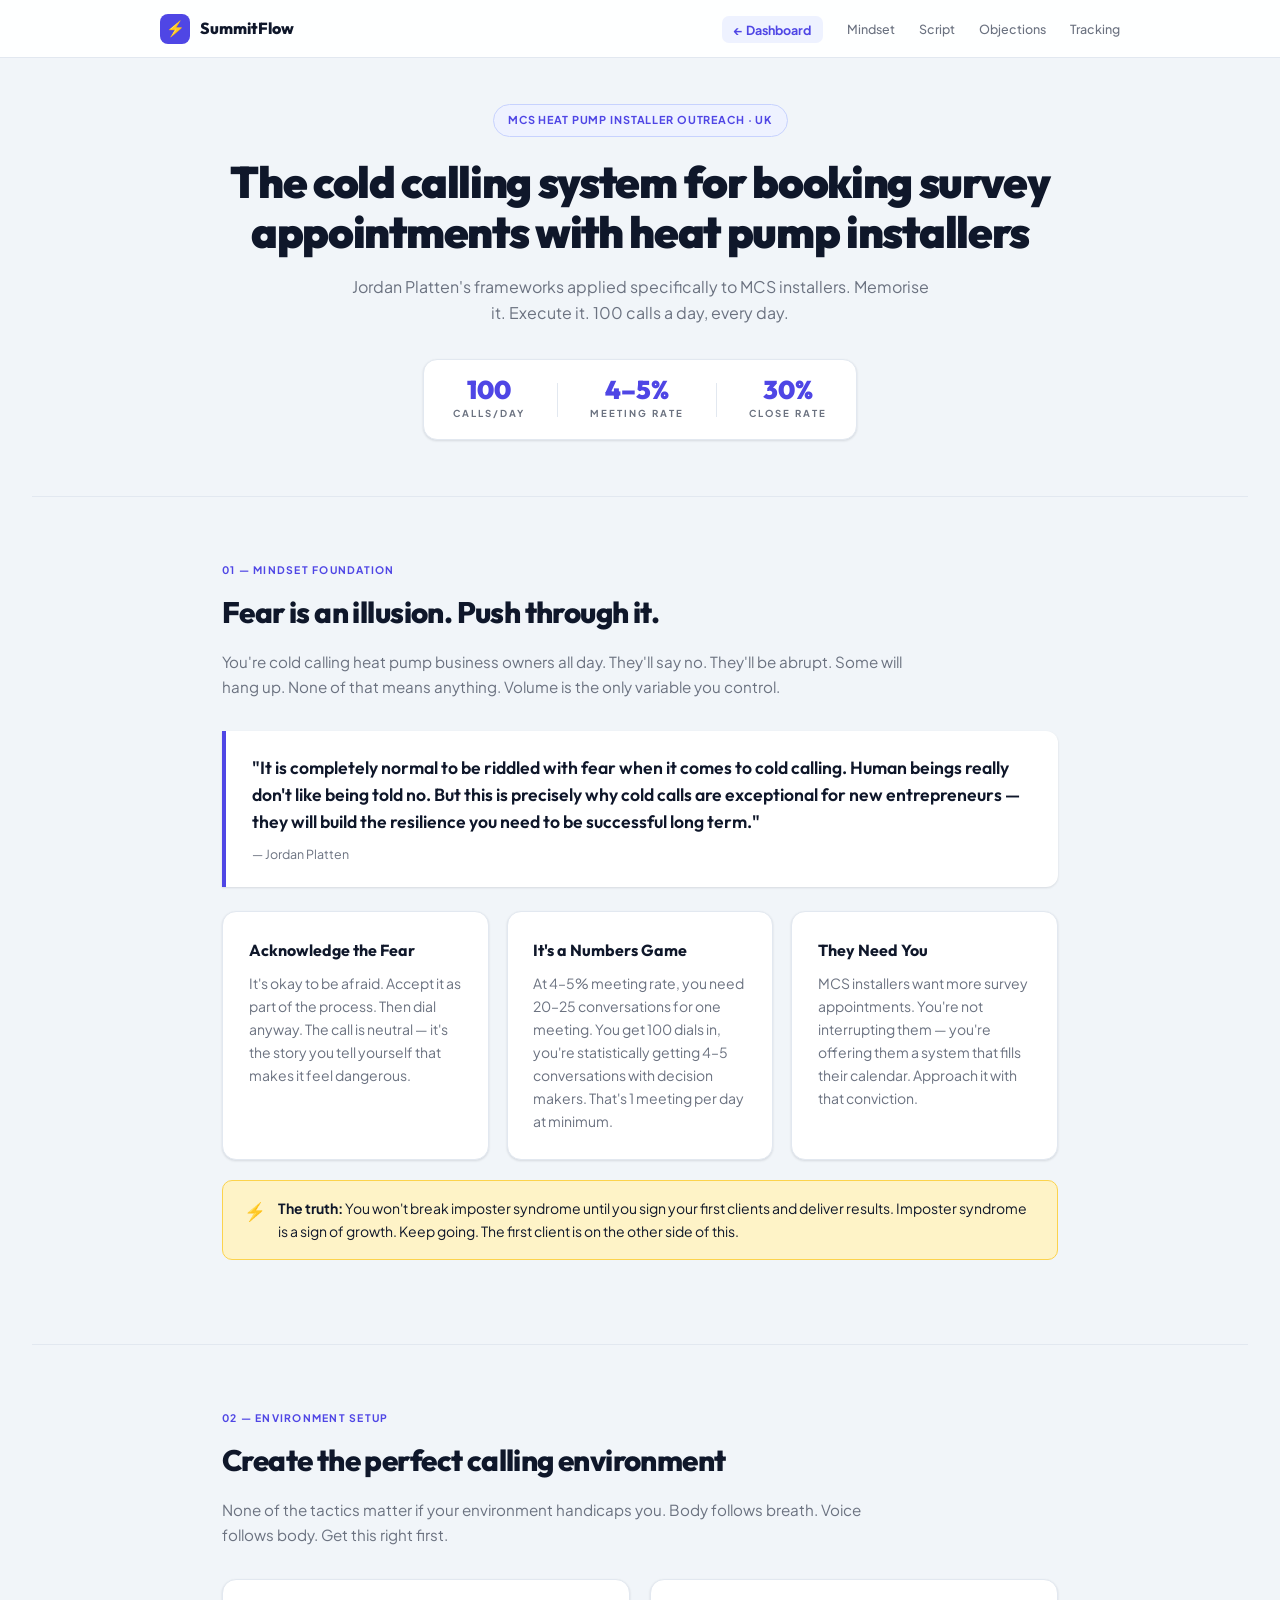
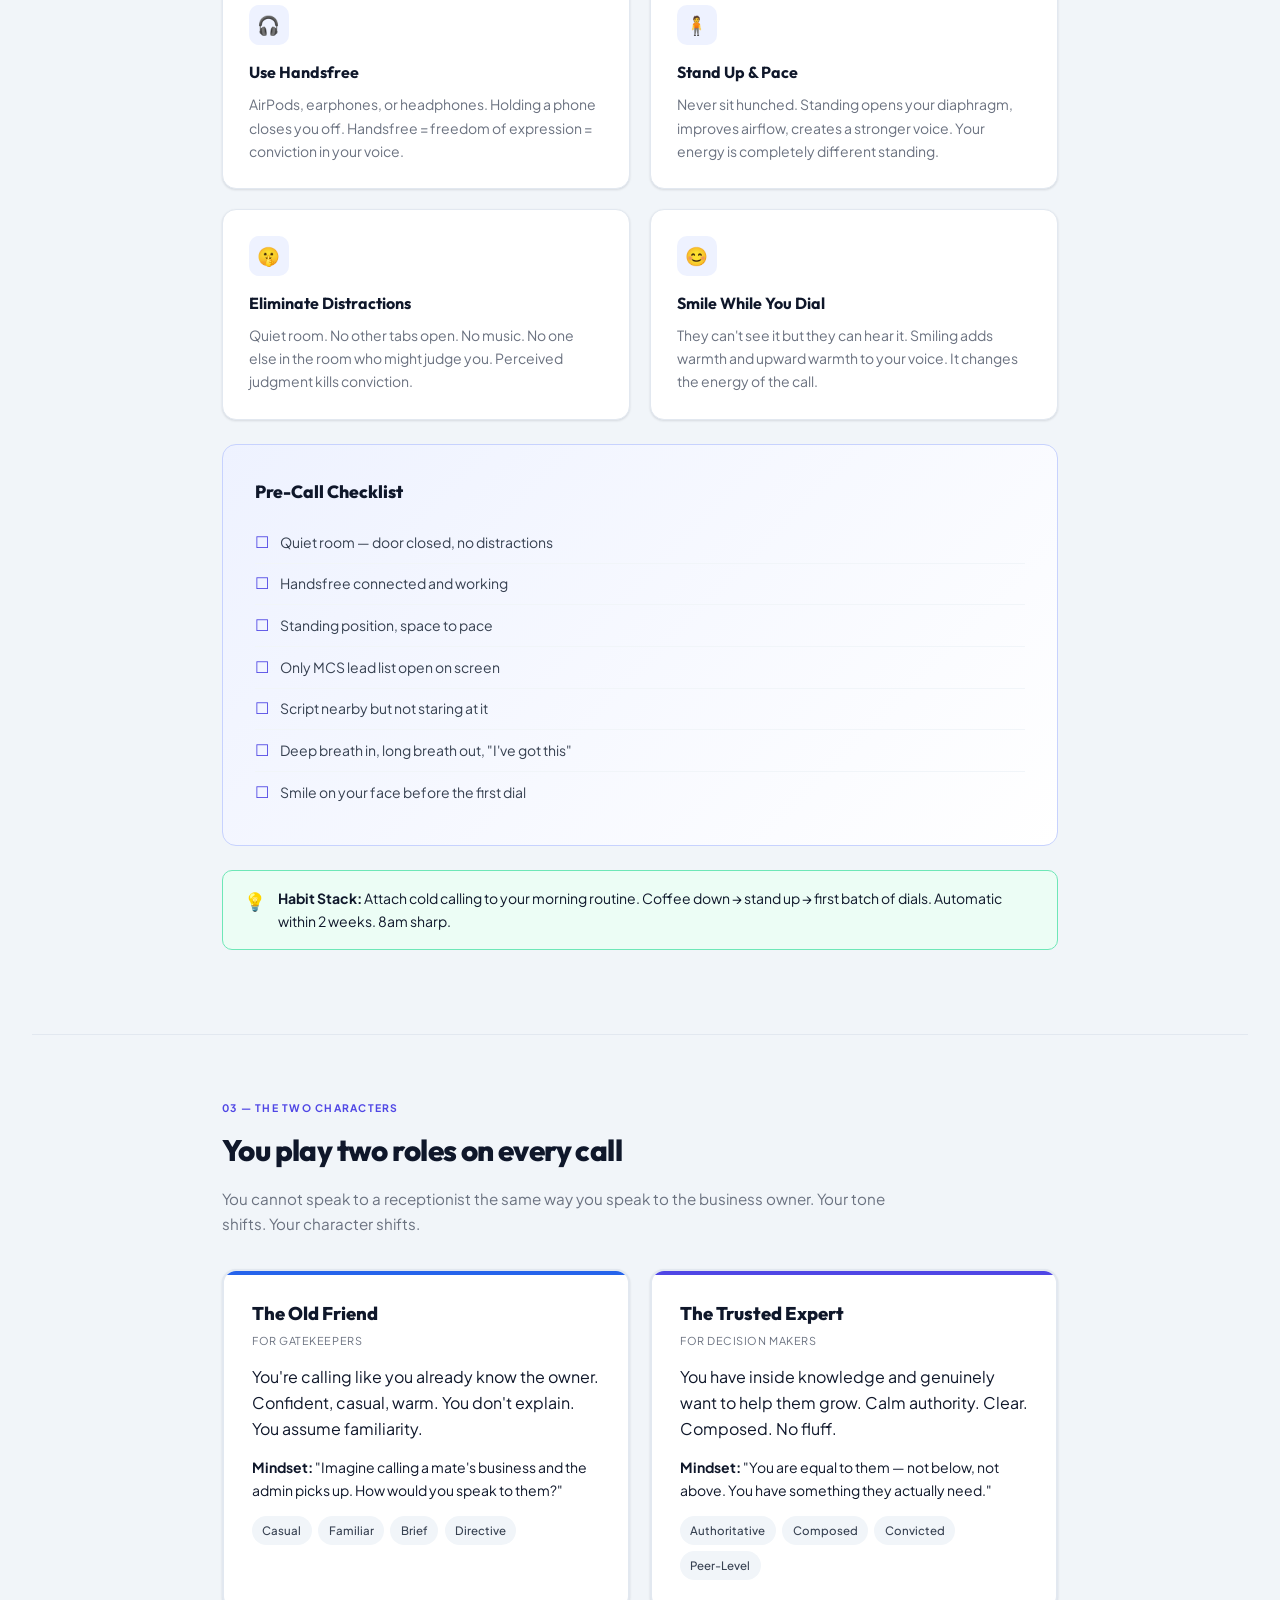
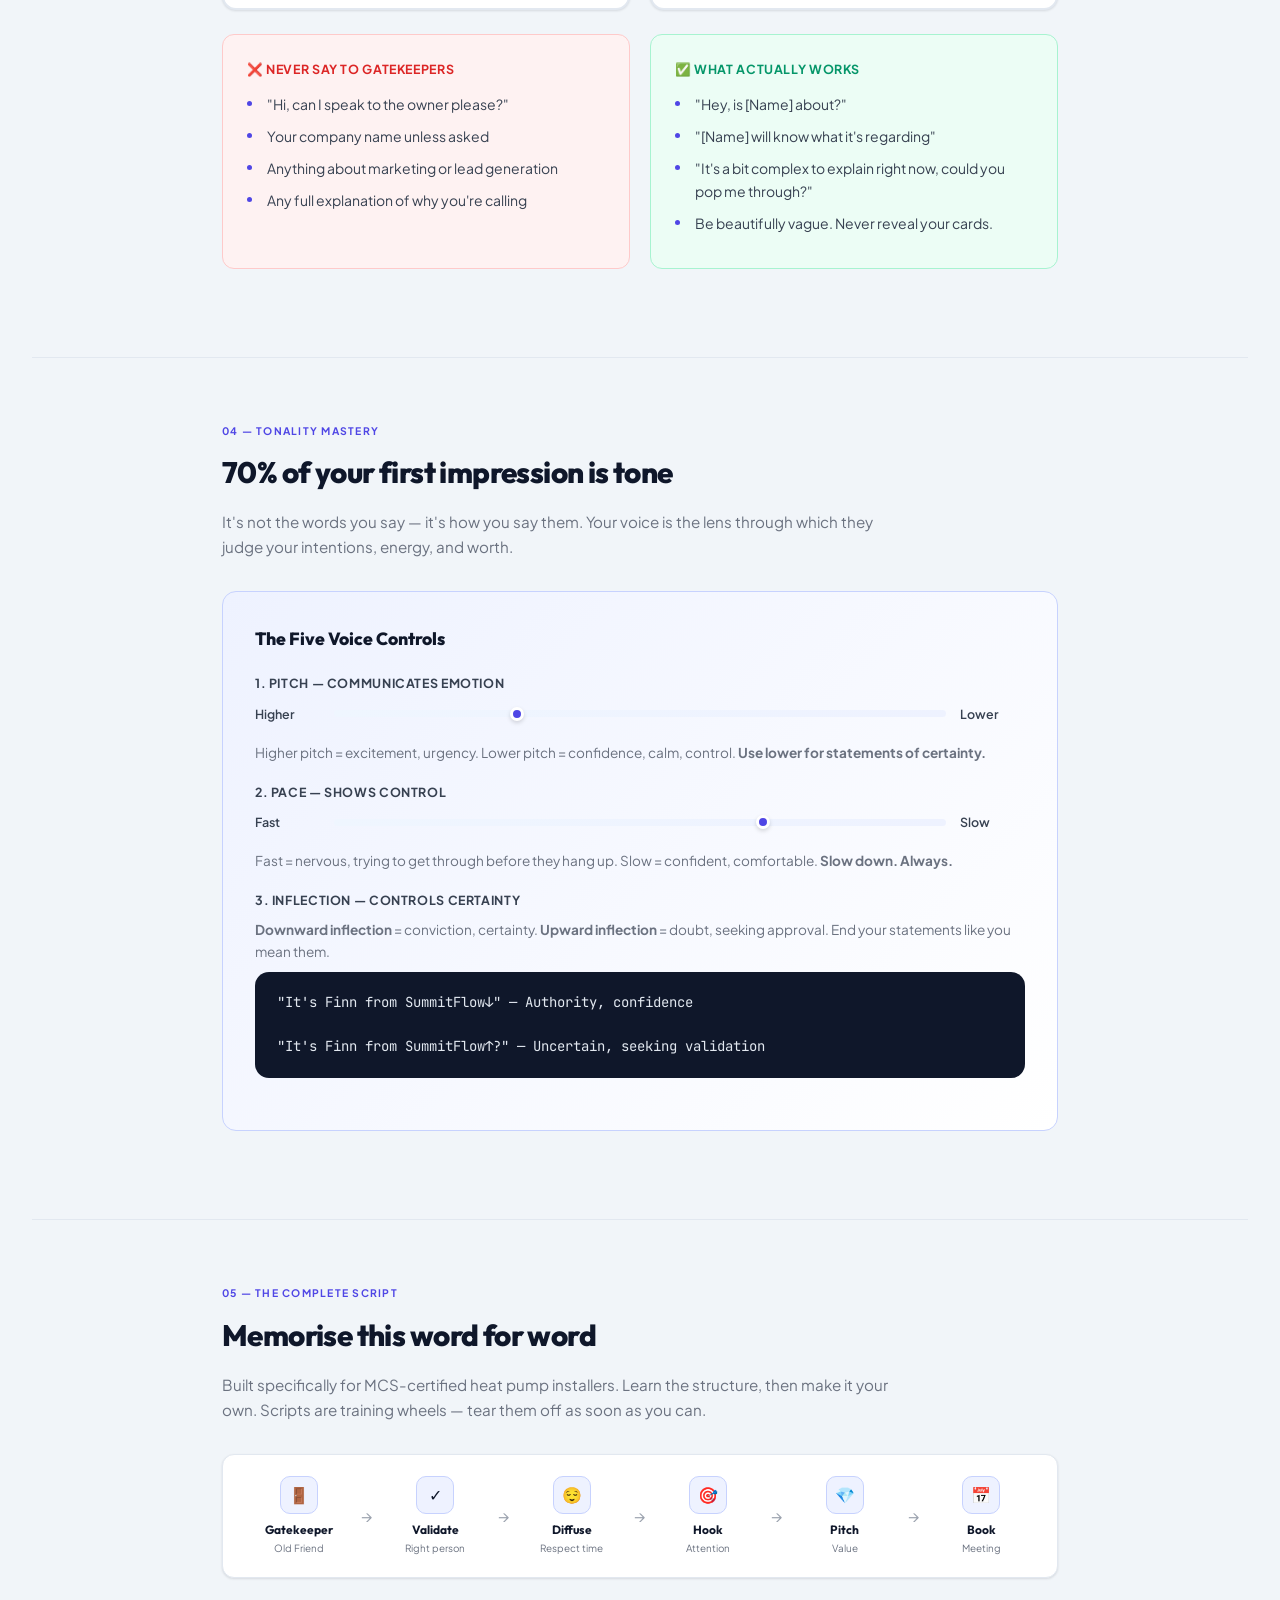
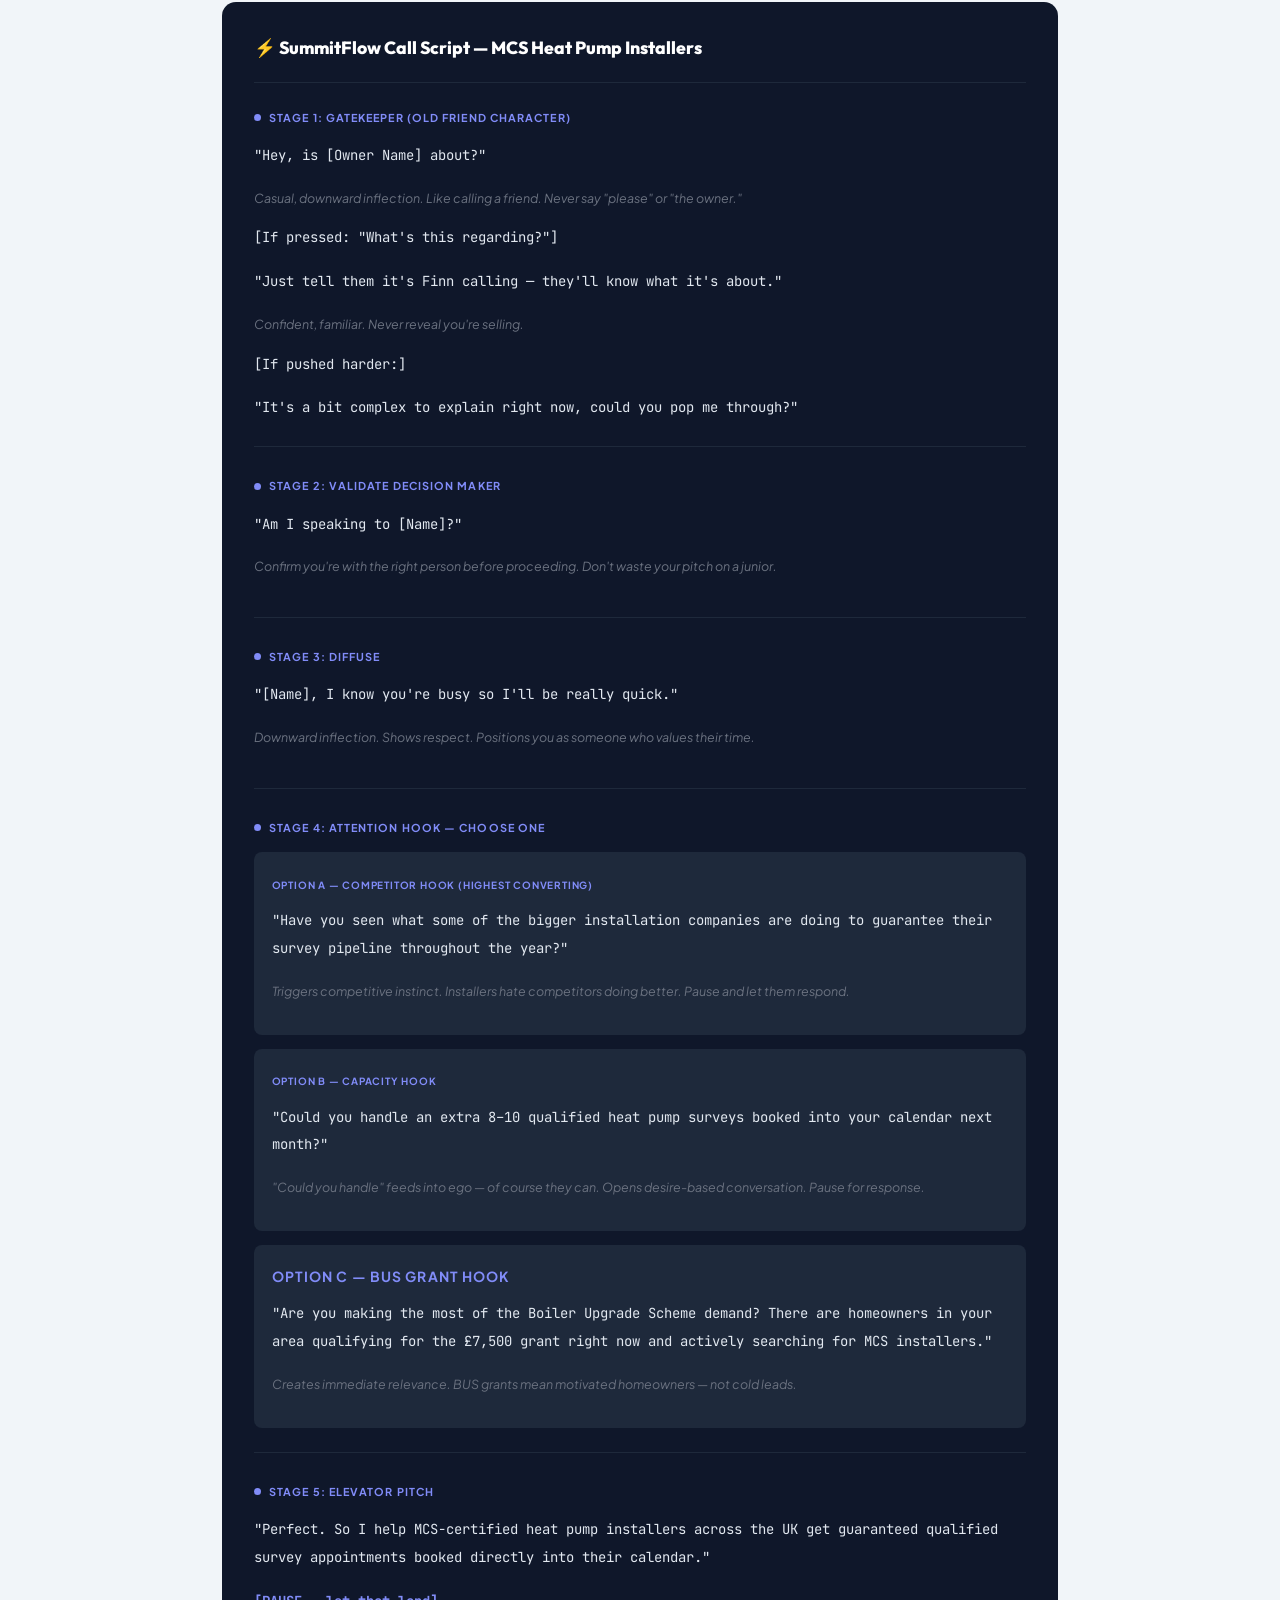
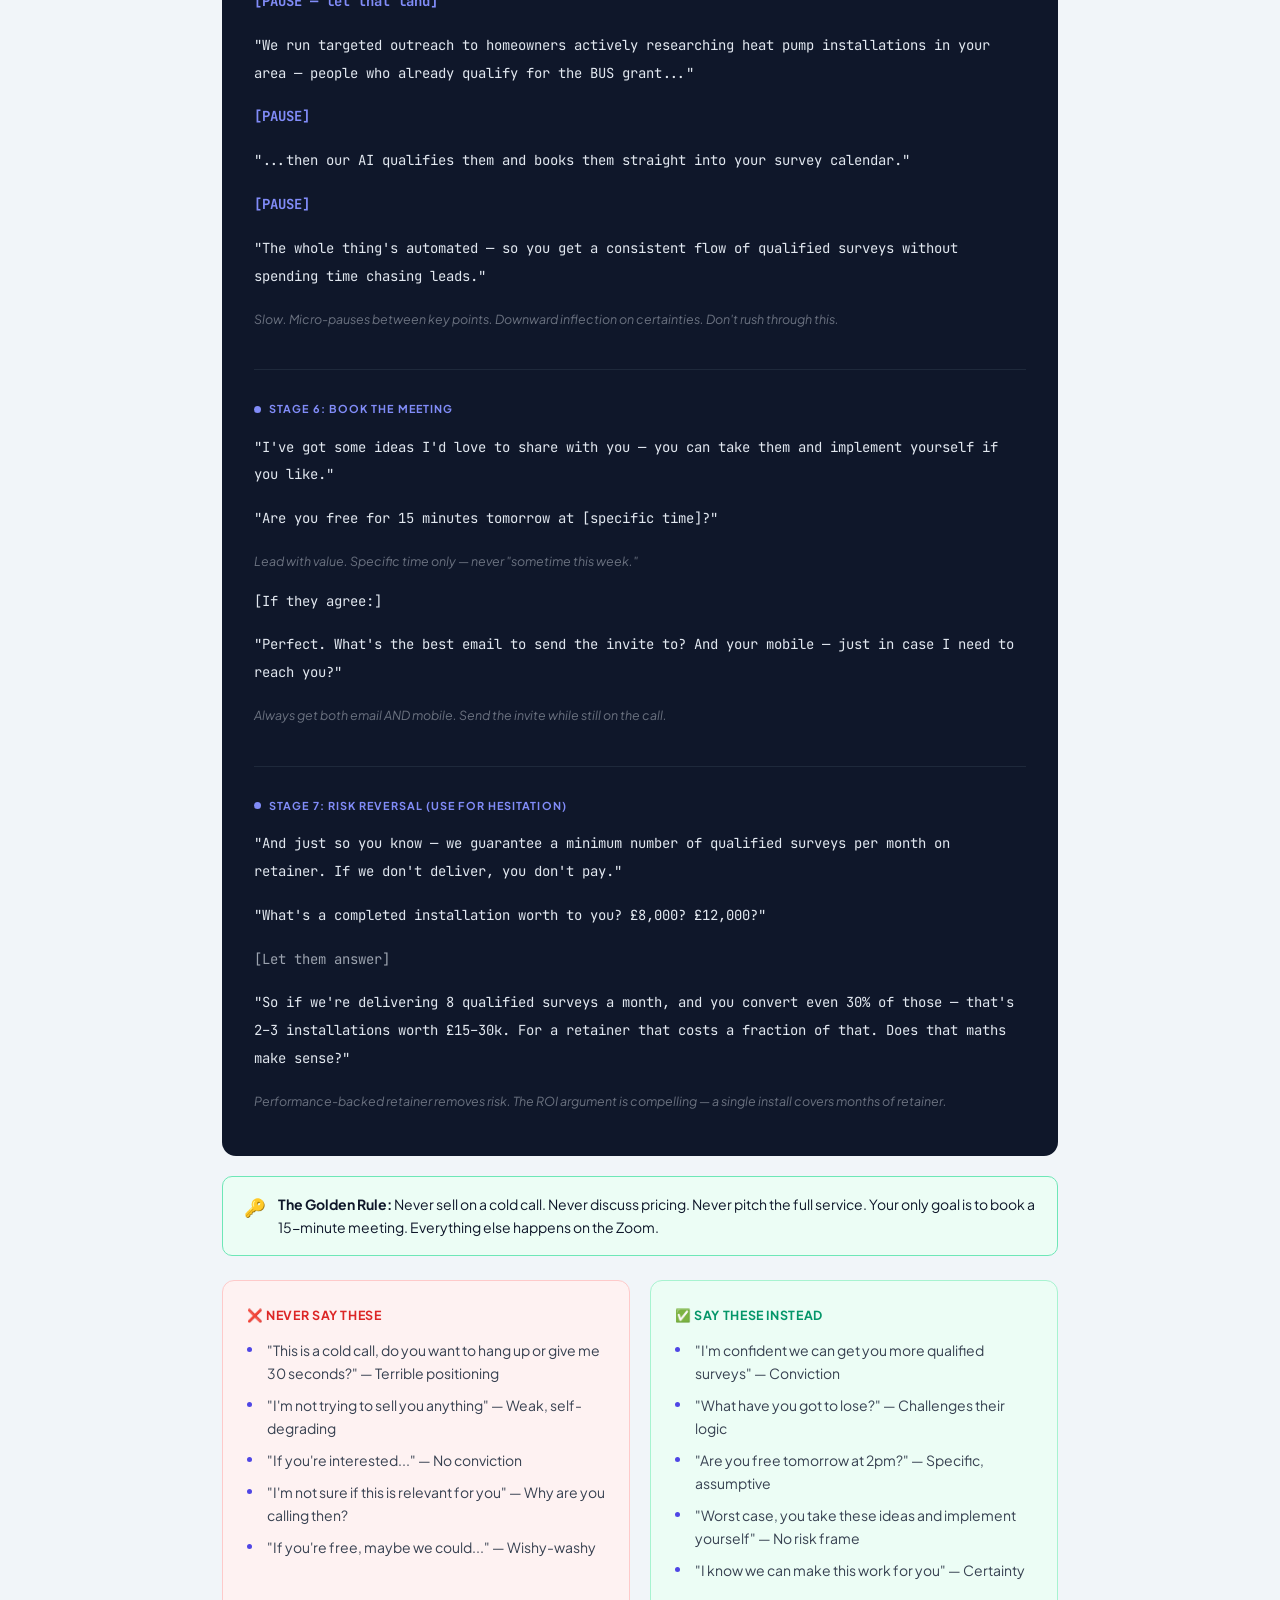
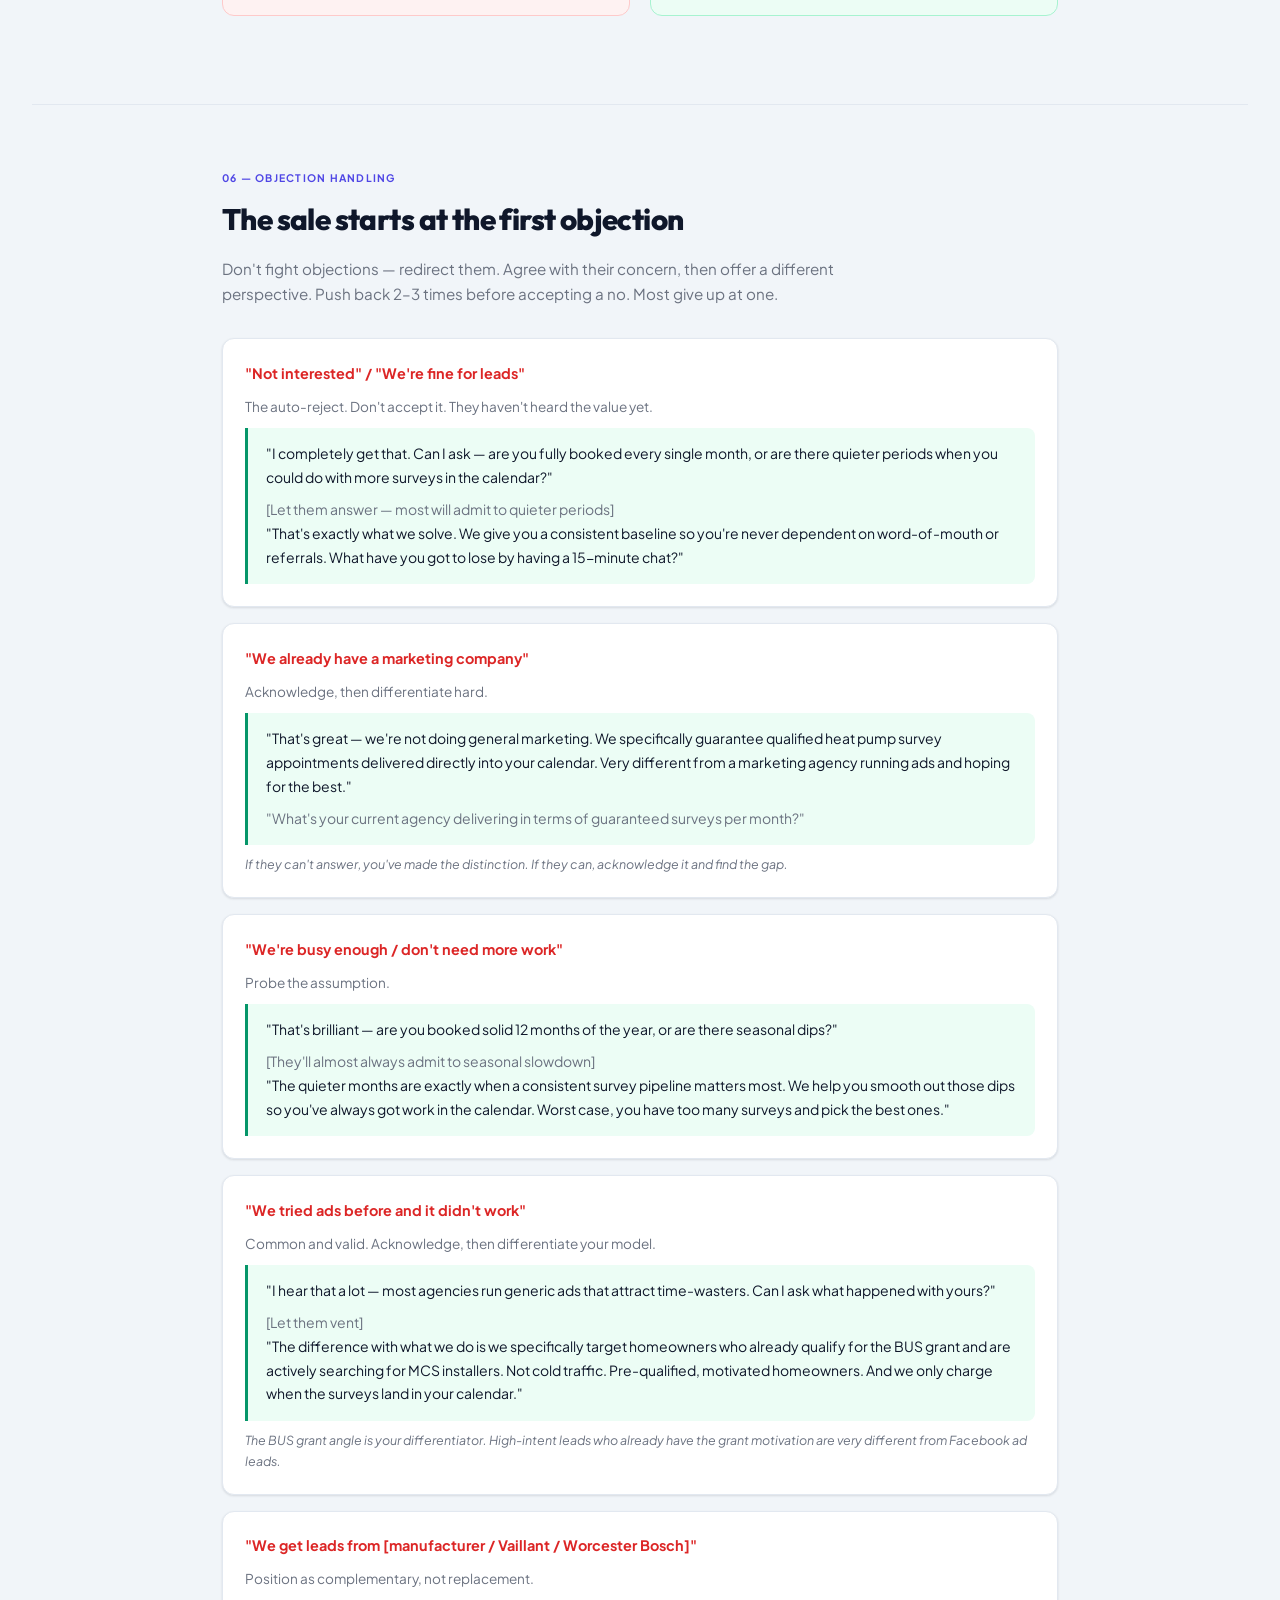
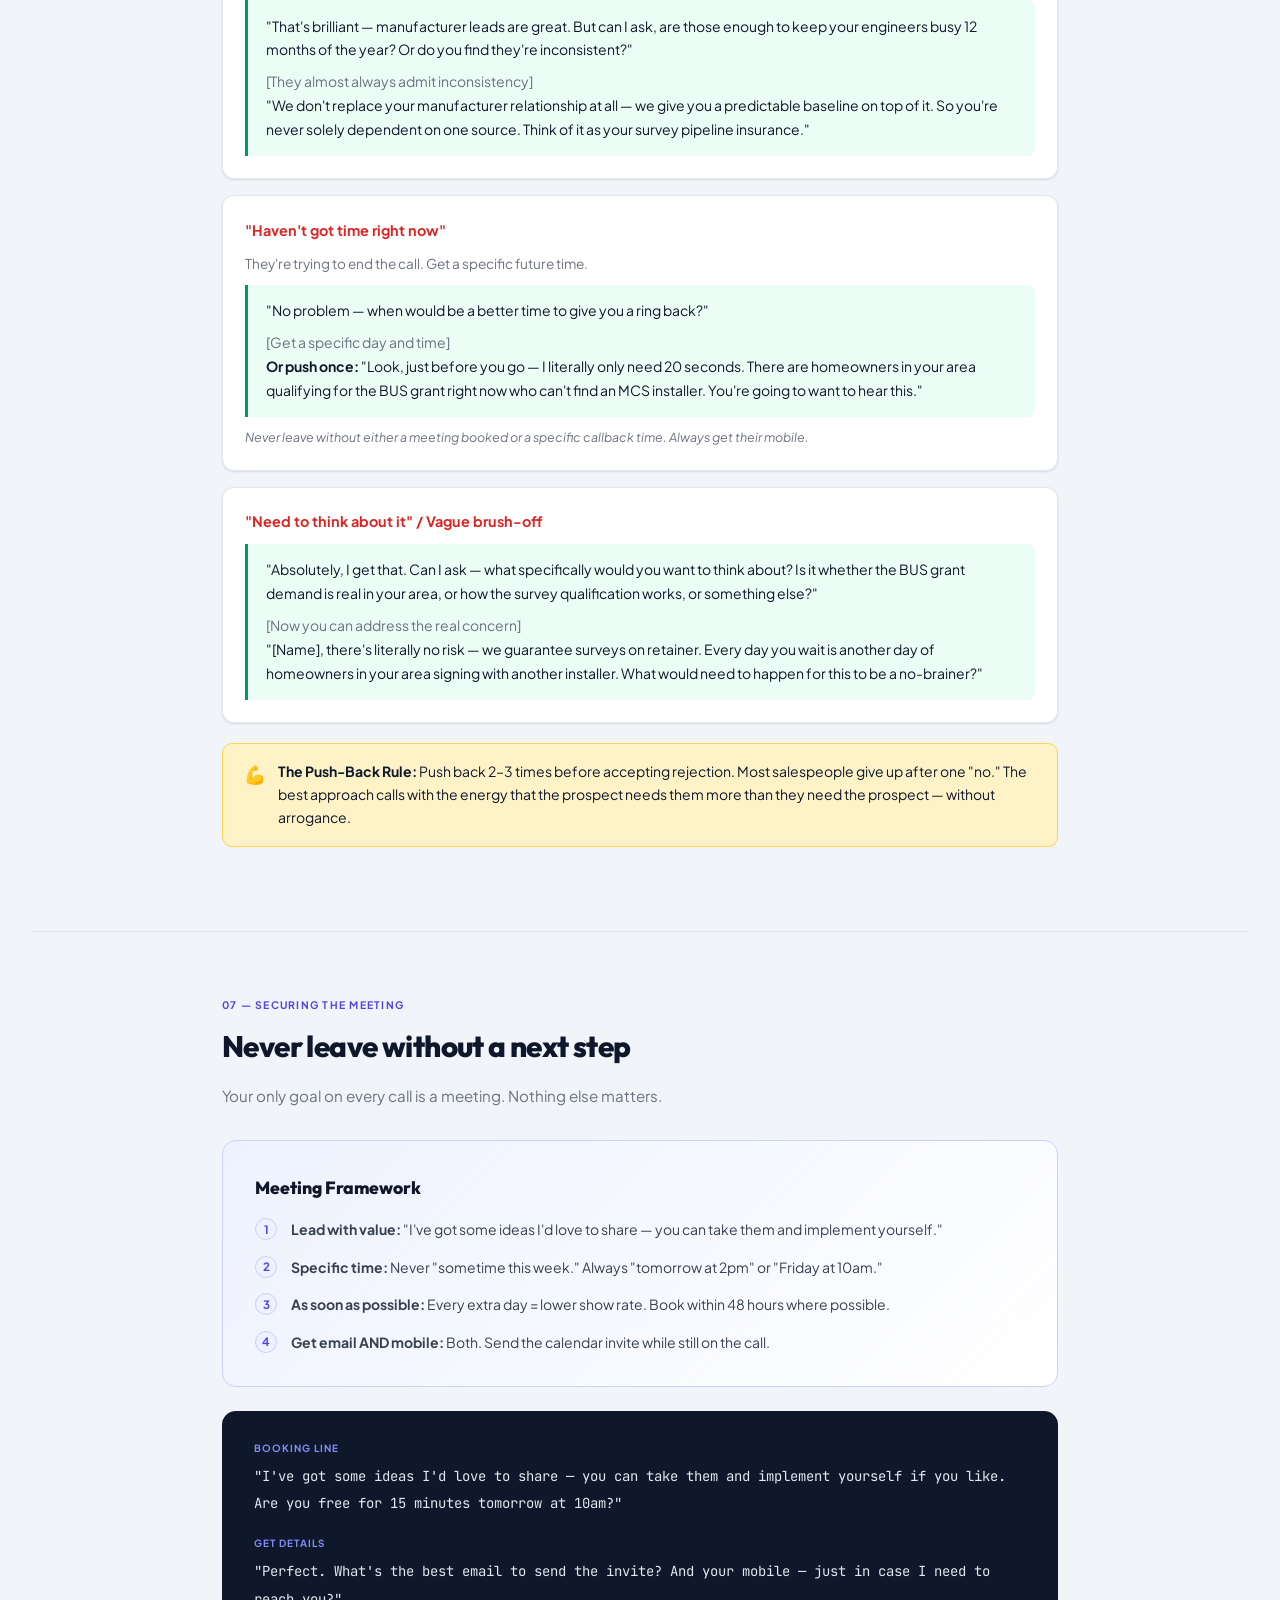
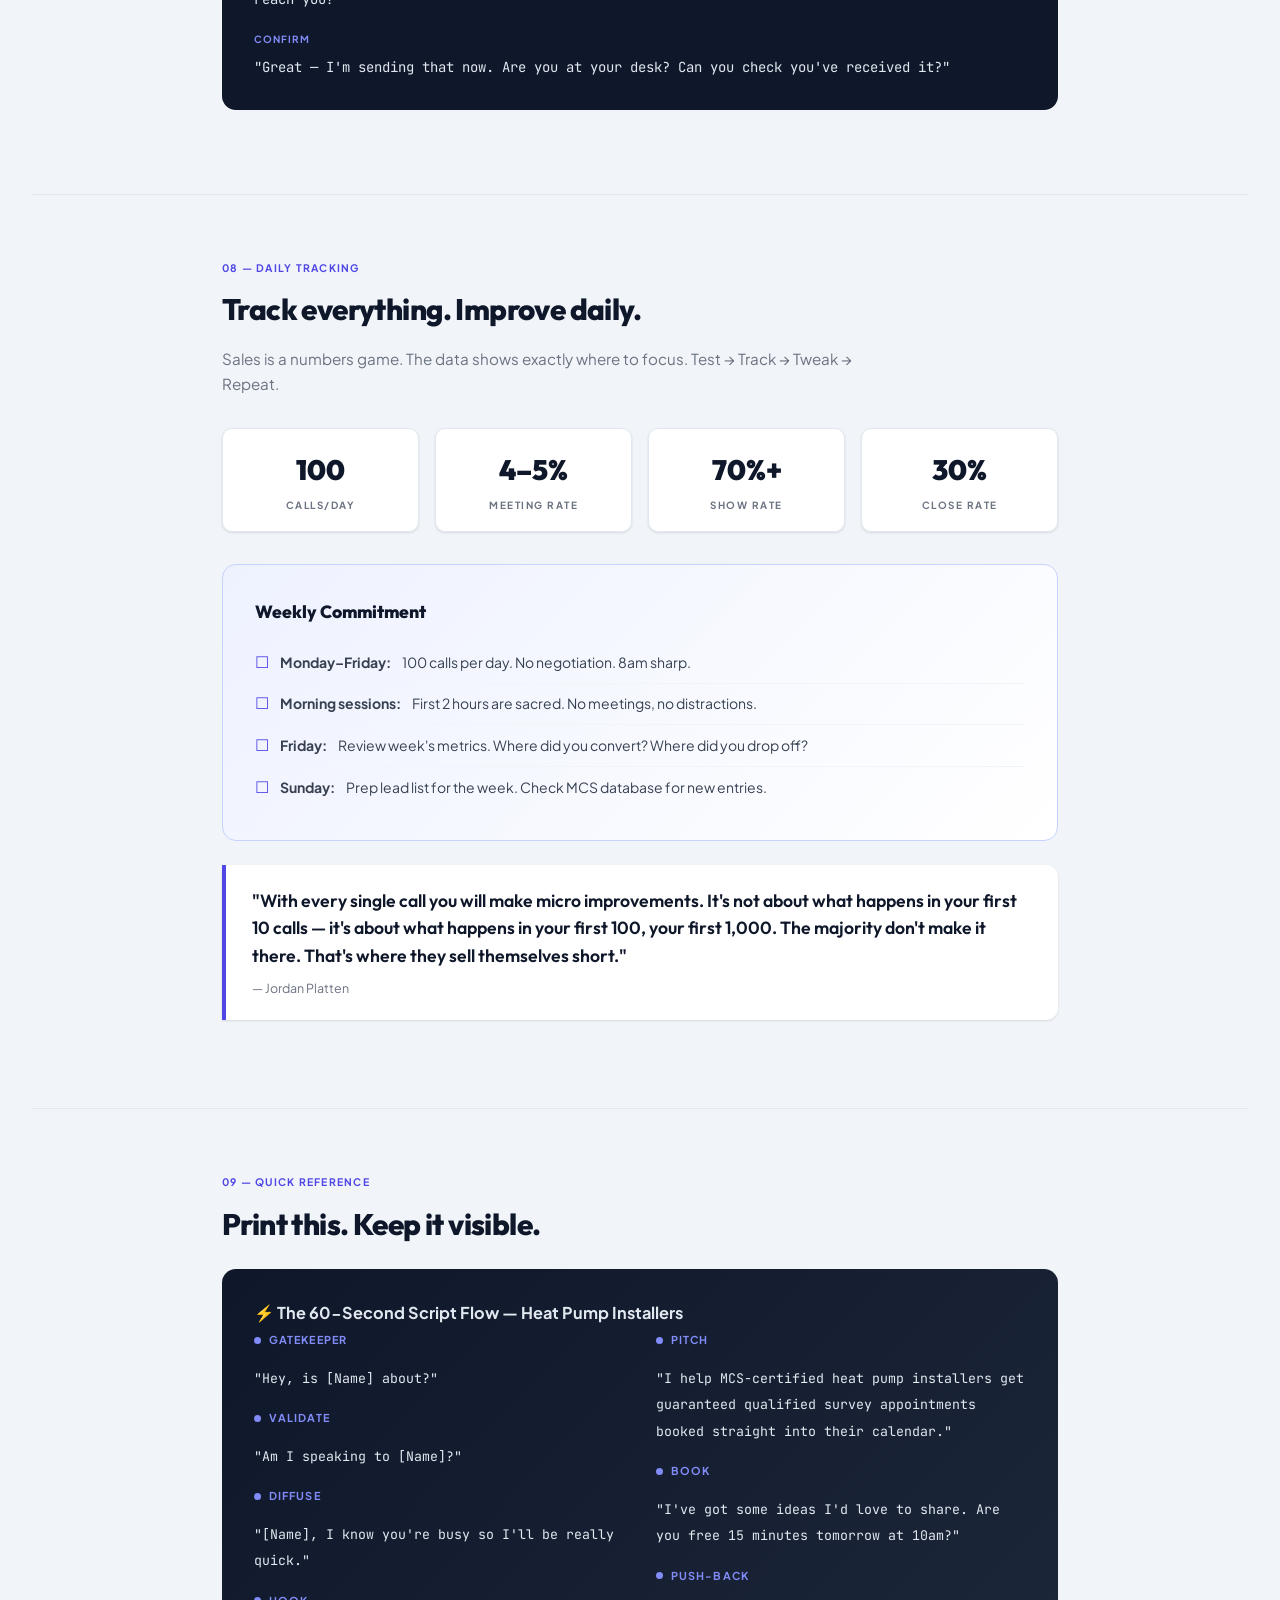
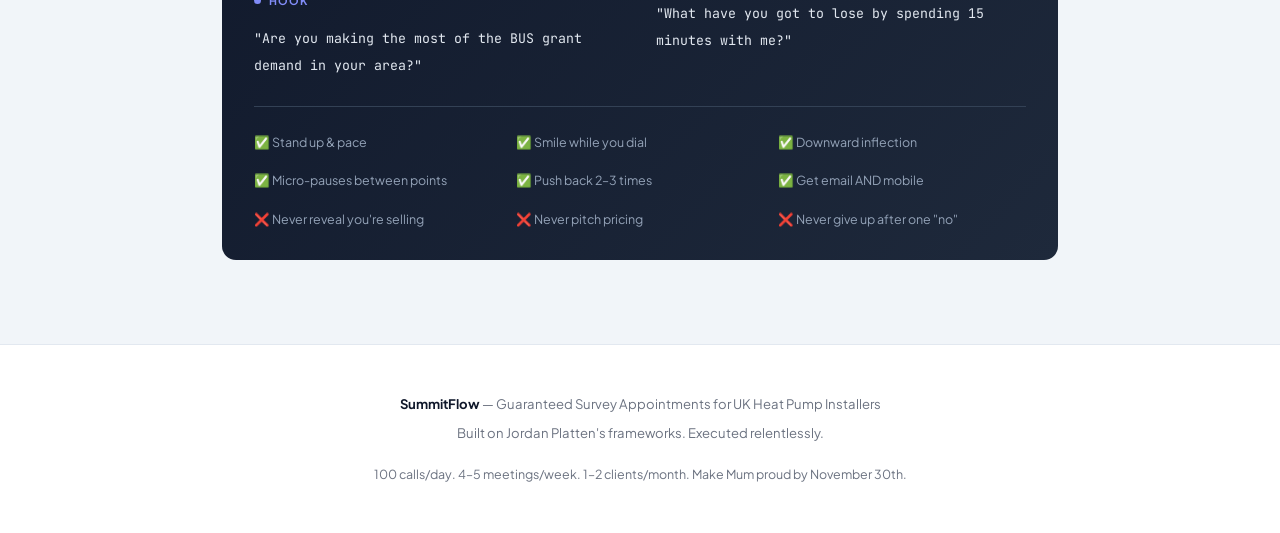
<file: summitflow-cold-calling.html>
<!DOCTYPE html>
<html lang="en">
<head>
<meta charset="UTF-8">
<meta name="viewport" content="width=device-width, initial-scale=1.0">
<title>SummitFlow — Cold Calling Mastery</title>
<link rel="preconnect" href="https://fonts.googleapis.com">
<link href="https://fonts.googleapis.com/css2?family=Outfit:wght@400;600;700;800;900&family=Plus+Jakarta+Sans:wght@400;500;600;700;800&family=JetBrains+Mono:wght@400;500&display=swap" rel="stylesheet">
<style>
*,*::before,*::after{box-sizing:border-box;margin:0;padding:0;}
:root{
  --a:#4f46e5;--ah:#4338ca;--al:#eef2ff;--am:#818cf8;--abd:#c7d2fe;
  --txt:#0f172a;--t2:#374151;--t3:#6b7280;--t4:#9ca3af;
  --bg:#f1f5f9;--card:#ffffff;--bd:#e2e8f0;--bd2:#f1f5f9;
  --grn:#059669;--gnl:#ecfdf5;--red:#dc2626;--rdl:#fef2f2;
  --org:#ea580c;--orl:#fff7ed;--gld:#d97706;--gdl:#fef3c7;
  --blu:#2563eb;--bll:#eff6ff;--prp:#7c3aed;--ppl:#f5f3ff;
  --sh:0 1px 3px rgba(15,23,42,.07),0 1px 2px rgba(15,23,42,.05);
  --sh2:0 4px 6px -1px rgba(15,23,42,.07),0 2px 4px rgba(15,23,42,.05);
  --sh3:0 10px 15px -3px rgba(15,23,42,.08),0 4px 6px rgba(15,23,42,.04);
  --fn:'Outfit',sans-serif;--fb:'Plus Jakarta Sans',sans-serif;--fm:'JetBrains Mono',monospace;
}
body{background:var(--bg);color:var(--txt);font-family:var(--fb);line-height:1.65;-webkit-font-smoothing:antialiased;}
::-webkit-scrollbar{width:6px;}::-webkit-scrollbar-thumb{background:var(--bd);border-radius:3px;}
html{scroll-behavior:smooth;}
nav{position:fixed;top:0;left:0;right:0;background:rgba(255,255,255,.92);backdrop-filter:blur(12px);border-bottom:1px solid var(--bd);z-index:100;padding:.85rem 2rem;}
.nav-inner{max-width:960px;margin:0 auto;display:flex;justify-content:space-between;align-items:center;}
.logo{display:flex;align-items:center;gap:.6rem;text-decoration:none;}
.logo-icon{width:30px;height:30px;background:var(--a);border-radius:8px;display:flex;align-items:center;justify-content:center;color:#fff;font-family:var(--fn);font-weight:900;font-size:.95rem;}
.logo-text{font-family:var(--fn);font-weight:800;font-size:1rem;color:var(--txt);}
.nav-links{display:flex;gap:1.5rem;list-style:none;align-items:center;}
.nav-links a{color:var(--t3);text-decoration:none;font-size:.78rem;font-weight:500;transition:color .15s;}
.nav-links a:hover{color:var(--txt);}
.nav-links .back{color:var(--a);font-weight:700;background:var(--al);padding:.35rem .75rem;border-radius:7px;}
@media(max-width:768px){.nav-links{display:none;}}
.mob-back{display:none;position:fixed;bottom:1.5rem;right:1.5rem;background:var(--a);color:#fff;padding:.7rem 1.1rem;border-radius:100px;text-decoration:none;font-size:.8rem;font-weight:700;box-shadow:0 4px 14px rgba(79,70,229,.35);z-index:99;}
@media(max-width:768px){.mob-back{display:flex;}}

section{padding:4rem 2rem;max-width:900px;margin:0 auto;}
.hero{padding:6.5rem 2rem 3.5rem;max-width:900px;margin:0 auto;text-align:center;}
.hero-tag{display:inline-block;padding:.4rem .9rem;background:var(--al);border:1px solid var(--abd);color:var(--a);font-size:.68rem;font-weight:700;border-radius:100px;margin-bottom:1.25rem;text-transform:uppercase;letter-spacing:.08em;}
.hero h1{font-family:var(--fn);font-weight:900;font-size:clamp(2rem,4.5vw,2.75rem);line-height:1.15;margin-bottom:1rem;letter-spacing:-.03em;}
.hero p{font-size:1rem;color:var(--t3);max-width:580px;margin:0 auto 2rem;}
.kpi-row{display:inline-flex;align-items:center;gap:2rem;padding:1.1rem 1.8rem;background:var(--card);border:1px solid var(--bd);border-radius:14px;box-shadow:var(--sh);}
.kpi{text-align:center;}
.kpi-val{font-family:var(--fn);font-weight:900;font-size:1.6rem;color:var(--a);line-height:1;}
.kpi-lbl{font-size:.6rem;font-weight:700;letter-spacing:2px;text-transform:uppercase;color:var(--t3);margin-top:.2rem;}
.kpi-div{width:1px;height:34px;background:var(--bd);}

.sec-num{font-size:.65rem;font-weight:700;color:var(--a);text-transform:uppercase;letter-spacing:.12em;margin-bottom:.6rem;}
section h2{font-family:var(--fn);font-weight:800;font-size:clamp(1.4rem,3vw,1.85rem);margin-bottom:.75rem;letter-spacing:-.02em;}
.intro{font-size:.95rem;color:var(--t3);max-width:680px;margin-bottom:2rem;}
.divider{height:1px;background:var(--bd);margin:0 2rem;}

/* cards */
.card{background:var(--card);border:1px solid var(--bd);border-radius:14px;padding:1.6rem;box-shadow:var(--sh);}
.card-icon{width:40px;height:40px;background:var(--al);border-radius:10px;display:flex;align-items:center;justify-content:center;font-size:1.15rem;margin-bottom:.85rem;}
.card h3{font-family:var(--fn);font-weight:700;font-size:1rem;color:var(--txt);margin-bottom:.5rem;}
.card p{font-size:.875rem;color:var(--t3);line-height:1.65;}
.g2{display:grid;grid-template-columns:1fr 1fr;gap:1.25rem;}
.g3{display:grid;grid-template-columns:1fr 1fr 1fr;gap:1.1rem;}
.g4{display:grid;grid-template-columns:repeat(4,1fr);gap:1rem;}
@media(max-width:768px){.g2,.g3,.g4{grid-template-columns:1fr;}}

/* highlight */
.hl{background:linear-gradient(135deg,var(--al) 0%,var(--card) 100%);border:1px solid var(--abd);border-radius:14px;padding:2rem;margin:1.5rem 0;}
.hl h3{font-family:var(--fn);font-weight:800;font-size:1.1rem;margin-bottom:1rem;}

/* script box */
.script{background:#0f172a;color:#e2e8f0;border-radius:14px;padding:1.75rem 2rem;margin:1.25rem 0;font-size:.87rem;line-height:2;}
.sc-lbl{color:var(--am);font-weight:700;font-size:.62rem;text-transform:uppercase;letter-spacing:.1em;display:block;margin-bottom:.25rem;}
.sc-line{color:#e2e8f0;display:block;margin-bottom:1rem;font-family:var(--fm);}
.sc-line:last-child{margin-bottom:0;}
.sc-note{color:#6b7280;font-style:italic;font-size:.78rem;display:block;margin-top:.15rem;margin-bottom:.85rem;font-family:var(--fb);}
.sc-pause{color:var(--am);font-weight:700;}
.sc-sec{margin-bottom:1.75rem;padding-bottom:1.5rem;border-bottom:1px solid #1e293b;}
.sc-sec:last-child{border-bottom:none;margin-bottom:0;padding-bottom:0;}
.sc-sec-title{color:var(--am);font-size:.68rem;font-weight:700;text-transform:uppercase;letter-spacing:.1em;margin-bottom:.85rem;display:flex;align-items:center;gap:.5rem;}
.sc-sec-title::before{content:"";width:7px;height:7px;background:var(--am);border-radius:50%;flex-shrink:0;}

/* objection cards */
.obj{background:var(--card);border:1px solid var(--bd);border-radius:12px;padding:1.4rem;margin-bottom:1rem;box-shadow:var(--sh);}
.obj-trigger{font-weight:700;color:var(--red);font-size:.9rem;margin-bottom:.65rem;}
.obj-response{background:var(--gnl);border-left:3px solid var(--grn);padding:.9rem 1.1rem;border-radius:0 8px 8px 0;margin-top:.6rem;}
.obj-response p{color:var(--txt);font-size:.875rem;line-height:1.7;}
.obj-note{font-size:.78rem;color:var(--t3);margin-top:.6rem;font-style:italic;}

/* alert */
.alert{padding:1rem 1.3rem;border-radius:10px;margin:1.25rem 0;display:flex;align-items:flex-start;gap:.75rem;font-size:.875rem;}
.alert-i{font-size:1.1rem;flex-shrink:0;}
.alert.warn{background:var(--gdl);border:1px solid #fcd34d;}
.alert.success{background:var(--gnl);border:1px solid #6ee7b7;}
.alert.danger{background:var(--rdl);border:1px solid #fca5a5;}

/* quote */
.quote{font-family:var(--fn);font-size:1.1rem;font-weight:600;line-height:1.55;color:var(--txt);padding:1.4rem 1.65rem;background:var(--card);border-left:4px solid var(--a);border-radius:0 12px 12px 0;margin:1.5rem 0;box-shadow:var(--sh);}
.quote cite{display:block;font-family:var(--fb);font-size:.78rem;color:var(--t3);margin-top:.6rem;font-style:normal;font-weight:400;}

/* do/dont */
.do-dont{display:grid;grid-template-columns:1fr 1fr;gap:1.25rem;margin:1.5rem 0;}
@media(max-width:768px){.do-dont{grid-template-columns:1fr;}}
.do-box{background:var(--gnl);border:1px solid #a7f3d0;border-radius:12px;padding:1.5rem;}
.dont-box{background:var(--rdl);border:1px solid #fecaca;border-radius:12px;padding:1.5rem;}
.do-box h4{color:var(--grn);font-size:.78rem;font-weight:700;margin-bottom:.85rem;text-transform:uppercase;letter-spacing:.05em;}
.dont-box h4{color:var(--red);font-size:.78rem;font-weight:700;margin-bottom:.85rem;text-transform:uppercase;letter-spacing:.05em;}
ul.slist{list-style:none;}
ul.slist li{position:relative;padding-left:1.25rem;margin-bottom:.55rem;color:var(--t2);font-size:.875rem;}
ul.slist li::before{content:"";position:absolute;left:0;top:.5rem;width:5px;height:5px;background:var(--a);border-radius:50%;}
ul.slist li strong{color:var(--txt);}

/* checklist */
ul.chk{list-style:none;}
ul.chk li{display:flex;align-items:flex-start;gap:.7rem;padding:.55rem 0;border-bottom:1px solid var(--bd2);font-size:.875rem;color:var(--t2);}
ul.chk li:last-child{border-bottom:none;}
ul.chk li::before{content:"☐";color:var(--a);font-size:1rem;flex-shrink:0;line-height:1.4;}

/* metric boxes */
.mbox{background:var(--card);border:1px solid var(--bd);border-radius:10px;padding:1.1rem;text-align:center;box-shadow:var(--sh);}
.mbox-val{font-family:var(--fn);font-weight:900;font-size:1.75rem;color:var(--txt);}
.mbox-lbl{font-size:.62rem;font-weight:700;letter-spacing:1.5px;text-transform:uppercase;color:var(--t3);margin-top:.25rem;}

/* flow */
.flow{display:flex;align-items:center;justify-content:space-between;gap:.5rem;flex-wrap:wrap;background:var(--card);border:1px solid var(--bd);border-radius:12px;padding:1.3rem;margin:1.5rem 0;box-shadow:var(--sh);}
.f-step{text-align:center;flex:1;min-width:75px;}
.f-icon{width:38px;height:38px;background:var(--al);border:1px solid var(--abd);border-radius:10px;display:flex;align-items:center;justify-content:center;font-size:1rem;margin:0 auto .4rem;}
.f-label{font-family:var(--fn);font-size:.75rem;font-weight:700;color:var(--txt);}
.f-sub{font-size:.62rem;color:var(--t3);}
.f-arr{color:var(--t4);font-size:1rem;}

/* character cards */
.char-card{background:var(--card);border:2px solid var(--bd);border-radius:14px;padding:1.75rem;position:relative;overflow:hidden;box-shadow:var(--sh);}
.char-card::before{content:"";position:absolute;top:0;left:0;right:0;height:4px;}
.char-card.friend::before{background:var(--blu);}
.char-card.expert::before{background:var(--a);}
.char-name{font-family:var(--fn);font-weight:800;font-size:1.15rem;margin-bottom:.2rem;}
.char-role{font-size:.68rem;color:var(--t3);text-transform:uppercase;letter-spacing:.05em;margin-bottom:.85rem;}
.char-traits{display:flex;flex-wrap:wrap;gap:.4rem;margin-top:.85rem;}
.trait{padding:.3rem .65rem;background:var(--bg);border-radius:100px;font-size:.72rem;font-weight:500;color:var(--t2);}

/* tonality */
.ton-bar{display:flex;align-items:center;gap:.85rem;margin-bottom:1.1rem;}
.ton-label{width:65px;font-size:.78rem;font-weight:600;color:var(--t2);}
.ton-track{flex:1;height:7px;background:linear-gradient(90deg,var(--bll),var(--al));border-radius:100px;position:relative;}
.ton-marker{position:absolute;top:50%;transform:translate(-50%,-50%);width:14px;height:14px;background:var(--a);border:3px solid #fff;border-radius:50%;box-shadow:0 2px 4px rgba(0,0,0,.15);}

footer{text-align:center;padding:3rem 2rem;border-top:1px solid var(--bd);background:var(--card);}
footer p{color:var(--t3);font-size:.82rem;}
footer strong{color:var(--txt);}
.badge{display:inline-block;padding:.22rem .6rem;font-size:.6rem;font-weight:700;border-radius:100px;text-transform:uppercase;letter-spacing:.05em;}
.badge.grn{background:var(--grn);color:#fff;}
.badge.ind{background:var(--a);color:#fff;}
.badge.gld{background:var(--gld);color:#fff;}
</style>
</head>
<body>

<nav>
  <div class="nav-inner">
    <a href="index.html" class="logo">
      <div class="logo-icon">⚡</div>
      <div class="logo-text">SummitFlow</div>
    </a>
    <ul class="nav-links">
      <li><a href="index.html" class="back">← Dashboard</a></li>
      <li><a href="#mindset">Mindset</a></li>
      <li><a href="#script">Script</a></li>
      <li><a href="#objections">Objections</a></li>
      <li><a href="#tracking">Tracking</a></li>
    </ul>
  </div>
</nav>
<a href="index.html" class="mob-back">← Dashboard</a>

<header class="hero">
  <span class="hero-tag">MCS Heat Pump Installer Outreach · UK</span>
  <h1>The cold calling system for booking survey appointments with heat pump installers</h1>
  <p>Jordan Platten's frameworks applied specifically to MCS installers. Memorise it. Execute it. 100 calls a day, every day.</p>
  <div class="kpi-row">
    <div class="kpi"><div class="kpi-val">100</div><div class="kpi-lbl">Calls/Day</div></div>
    <div class="kpi-div"></div>
    <div class="kpi"><div class="kpi-val">4–5%</div><div class="kpi-lbl">Meeting Rate</div></div>
    <div class="kpi-div"></div>
    <div class="kpi"><div class="kpi-val">30%</div><div class="kpi-lbl">Close Rate</div></div>
  </div>
</header>

<div class="divider"></div>

<!-- 01 MINDSET -->
<section id="mindset">
  <div class="sec-num">01 — Mindset Foundation</div>
  <h2>Fear is an illusion. Push through it.</h2>
  <p class="intro">You're cold calling heat pump business owners all day. They'll say no. They'll be abrupt. Some will hang up. None of that means anything. Volume is the only variable you control.</p>

  <div class="quote">
    "It is completely normal to be riddled with fear when it comes to cold calling. Human beings really don't like being told no. But this is precisely why cold calls are exceptional for new entrepreneurs — they will build the resilience you need to be successful long term."
    <cite>— Jordan Platten</cite>
  </div>

  <div class="g3">
    <div class="card"><h3>Acknowledge the Fear</h3><p>It's okay to be afraid. Accept it as part of the process. Then dial anyway. The call is neutral — it's the story you tell yourself that makes it feel dangerous.</p></div>
    <div class="card"><h3>It's a Numbers Game</h3><p>At 4–5% meeting rate, you need 20–25 conversations for one meeting. You get 100 dials in, you're statistically getting 4–5 conversations with decision makers. That's 1 meeting per day at minimum.</p></div>
    <div class="card"><h3>They Need You</h3><p>MCS installers want more survey appointments. You're not interrupting them — you're offering them a system that fills their calendar. Approach it with that conviction.</p></div>
  </div>

  <div class="alert warn">
    <span class="alert-i">⚡</span>
    <div><p><strong>The truth:</strong> You won't break imposter syndrome until you sign your first clients and deliver results. Imposter syndrome is a sign of growth. Keep going. The first client is on the other side of this.</p></div>
  </div>
</section>

<div class="divider"></div>

<!-- 02 ENVIRONMENT -->
<section id="environment">
  <div class="sec-num">02 — Environment Setup</div>
  <h2>Create the perfect calling environment</h2>
  <p class="intro">None of the tactics matter if your environment handicaps you. Body follows breath. Voice follows body. Get this right first.</p>

  <div class="g2">
    <div class="card"><div class="card-icon">🎧</div><h3>Use Handsfree</h3><p>AirPods, earphones, or headphones. Holding a phone closes you off. Handsfree = freedom of expression = conviction in your voice.</p></div>
    <div class="card"><div class="card-icon">🧍</div><h3>Stand Up & Pace</h3><p>Never sit hunched. Standing opens your diaphragm, improves airflow, creates a stronger voice. Your energy is completely different standing.</p></div>
    <div class="card"><div class="card-icon">🤫</div><h3>Eliminate Distractions</h3><p>Quiet room. No other tabs open. No music. No one else in the room who might judge you. Perceived judgment kills conviction.</p></div>
    <div class="card"><div class="card-icon">😊</div><h3>Smile While You Dial</h3><p>They can't see it but they can hear it. Smiling adds warmth and upward warmth to your voice. It changes the energy of the call.</p></div>
  </div>

  <div class="hl">
    <h3>Pre-Call Checklist</h3>
    <ul class="chk">
      <li>Quiet room — door closed, no distractions</li>
      <li>Handsfree connected and working</li>
      <li>Standing position, space to pace</li>
      <li>Only MCS lead list open on screen</li>
      <li>Script nearby but not staring at it</li>
      <li>Deep breath in, long breath out, "I've got this"</li>
      <li>Smile on your face before the first dial</li>
    </ul>
  </div>

  <div class="alert success">
    <span class="alert-i">💡</span>
    <div><p><strong>Habit Stack:</strong> Attach cold calling to your morning routine. Coffee down → stand up → first batch of dials. Automatic within 2 weeks. 8am sharp.</p></div>
  </div>
</section>

<div class="divider"></div>

<!-- 03 TWO CHARACTERS -->
<section id="characters">
  <div class="sec-num">03 — The Two Characters</div>
  <h2>You play two roles on every call</h2>
  <p class="intro">You cannot speak to a receptionist the same way you speak to the business owner. Your tone shifts. Your character shifts.</p>

  <div class="g2">
    <div class="char-card friend">
      <div class="char-name">The Old Friend</div>
      <div class="char-role">For Gatekeepers</div>
      <p>You're calling like you already know the owner. Confident, casual, warm. You don't explain. You assume familiarity.</p>
      <p style="margin-top:.85rem;font-size:.875rem;"><strong>Mindset:</strong> "Imagine calling a mate's business and the admin picks up. How would you speak to them?"</p>
      <div class="char-traits"><span class="trait">Casual</span><span class="trait">Familiar</span><span class="trait">Brief</span><span class="trait">Directive</span></div>
    </div>
    <div class="char-card expert">
      <div class="char-name">The Trusted Expert</div>
      <div class="char-role">For Decision Makers</div>
      <p>You have inside knowledge and genuinely want to help them grow. Calm authority. Clear. Composed. No fluff.</p>
      <p style="margin-top:.85rem;font-size:.875rem;"><strong>Mindset:</strong> "You are equal to them — not below, not above. You have something they actually need."</p>
      <div class="char-traits"><span class="trait">Authoritative</span><span class="trait">Composed</span><span class="trait">Convicted</span><span class="trait">Peer-Level</span></div>
    </div>
  </div>

  <div class="do-dont">
    <div class="dont-box">
      <h4>❌ Never Say to Gatekeepers</h4>
      <ul class="slist">
        <li>"Hi, can I speak to the owner please?"</li>
        <li>Your company name unless asked</li>
        <li>Anything about marketing or lead generation</li>
        <li>Any full explanation of why you're calling</li>
      </ul>
    </div>
    <div class="do-box">
      <h4>✅ What Actually Works</h4>
      <ul class="slist">
        <li>"Hey, is [Name] about?"</li>
        <li>"[Name] will know what it's regarding"</li>
        <li>"It's a bit complex to explain right now, could you pop me through?"</li>
        <li>Be beautifully vague. Never reveal your cards.</li>
      </ul>
    </div>
  </div>
</section>

<div class="divider"></div>

<!-- 04 TONALITY -->
<section id="tonality">
  <div class="sec-num">04 — Tonality Mastery</div>
  <h2>70% of your first impression is tone</h2>
  <p class="intro">It's not the words you say — it's how you say them. Your voice is the lens through which they judge your intentions, energy, and worth.</p>

  <div class="hl">
    <h3>The Five Voice Controls</h3>
    <div style="margin-top:1.25rem;">
      <p style="font-size:.78rem;font-weight:700;color:var(--t2);text-transform:uppercase;letter-spacing:.05em;margin-bottom:.6rem;">1. Pitch — Communicates Emotion</p>
      <div class="ton-bar"><span class="ton-label">Higher</span><div class="ton-track"><div class="ton-marker" style="left:30%;"></div></div><span class="ton-label">Lower</span></div>
      <p style="font-size:.85rem;color:var(--t3);margin-bottom:1.1rem;">Higher pitch = excitement, urgency. Lower pitch = confidence, calm, control. <strong>Use lower for statements of certainty.</strong></p>

      <p style="font-size:.78rem;font-weight:700;color:var(--t2);text-transform:uppercase;letter-spacing:.05em;margin-bottom:.6rem;">2. Pace — Shows Control</p>
      <div class="ton-bar"><span class="ton-label">Fast</span><div class="ton-track"><div class="ton-marker" style="left:70%;"></div></div><span class="ton-label">Slow</span></div>
      <p style="font-size:.85rem;color:var(--t3);margin-bottom:1.1rem;">Fast = nervous, trying to get through before they hang up. Slow = confident, comfortable. <strong>Slow down. Always.</strong></p>

      <p style="font-size:.78rem;font-weight:700;color:var(--t2);text-transform:uppercase;letter-spacing:.05em;margin-bottom:.5rem;">3. Inflection — Controls Certainty</p>
      <p style="font-size:.85rem;color:var(--t3);margin-bottom:.5rem;"><strong>Downward inflection</strong> = conviction, certainty. <strong>Upward inflection</strong> = doubt, seeking approval. End your statements like you mean them.</p>
      <div class="script" style="margin-top:.5rem;padding:1.1rem 1.4rem;">
        <span class="sc-line">"It's Finn from SummitFlow↓" — Authority, confidence</span>
        <span class="sc-line">"It's Finn from SummitFlow↑?" — Uncertain, seeking validation</span>
      </div>
    </div>
  </div>
</section>

<div class="divider"></div>

<!-- 05 THE SCRIPT -->
<section id="script">
  <div class="sec-num">05 — The Complete Script</div>
  <h2>Memorise this word for word</h2>
  <p class="intro">Built specifically for MCS-certified heat pump installers. Learn the structure, then make it your own. Scripts are training wheels — tear them off as soon as you can.</p>

  <div class="flow">
    <div class="f-step"><div class="f-icon">🚪</div><div class="f-label">Gatekeeper</div><div class="f-sub">Old Friend</div></div>
    <span class="f-arr">→</span>
    <div class="f-step"><div class="f-icon">✓</div><div class="f-label">Validate</div><div class="f-sub">Right person</div></div>
    <span class="f-arr">→</span>
    <div class="f-step"><div class="f-icon">😌</div><div class="f-label">Diffuse</div><div class="f-sub">Respect time</div></div>
    <span class="f-arr">→</span>
    <div class="f-step"><div class="f-icon">🎯</div><div class="f-label">Hook</div><div class="f-sub">Attention</div></div>
    <span class="f-arr">→</span>
    <div class="f-step"><div class="f-icon">💎</div><div class="f-label">Pitch</div><div class="f-sub">Value</div></div>
    <span class="f-arr">→</span>
    <div class="f-step"><div class="f-icon">📅</div><div class="f-label">Book</div><div class="f-sub">Meeting</div></div>
  </div>

  <div class="script">
    <h3 style="color:#fff;font-family:var(--fn);font-weight:800;font-size:1.1rem;margin-bottom:1.5rem;padding-bottom:1rem;border-bottom:1px solid #1e293b;">⚡ SummitFlow Call Script — MCS Heat Pump Installers</h3>

    <div class="sc-sec">
      <div class="sc-sec-title">Stage 1: Gatekeeper (Old Friend Character)</div>
      <span class="sc-line">"Hey, is [Owner Name] about?"</span>
      <span class="sc-note">Casual, downward inflection. Like calling a friend. Never say "please" or "the owner."</span>
      <span class="sc-line">[If pressed: "What's this regarding?"]</span>
      <span class="sc-line">"Just tell them it's Finn calling — they'll know what it's about."</span>
      <span class="sc-note">Confident, familiar. Never reveal you're selling.</span>
      <span class="sc-line">[If pushed harder:]</span>
      <span class="sc-line">"It's a bit complex to explain right now, could you pop me through?"</span>
    </div>

    <div class="sc-sec">
      <div class="sc-sec-title">Stage 2: Validate Decision Maker</div>
      <span class="sc-line">"Am I speaking to [Name]?"</span>
      <span class="sc-note">Confirm you're with the right person before proceeding. Don't waste your pitch on a junior.</span>
    </div>

    <div class="sc-sec">
      <div class="sc-sec-title">Stage 3: Diffuse</div>
      <span class="sc-line">"[Name], I know you're busy so I'll be really quick."</span>
      <span class="sc-note">Downward inflection. Shows respect. Positions you as someone who values their time.</span>
    </div>

    <div class="sc-sec">
      <div class="sc-sec-title">Stage 4: Attention Hook — Choose One</div>
      <div style="background:#1e293b;padding:1.1rem;border-radius:8px;margin-bottom:.85rem;">
        <span style="color:var(--am);font-size:.62rem;font-weight:700;text-transform:uppercase;letter-spacing:.08em;">Option A — Competitor Hook (Highest Converting)</span>
        <span class="sc-line" style="margin-top:.6rem;">"Have you seen what some of the bigger installation companies are doing to guarantee their survey pipeline throughout the year?"</span>
        <span class="sc-note">Triggers competitive instinct. Installers hate competitors doing better. Pause and let them respond.</span>
      </div>
      <div style="background:#1e293b;padding:1.1rem;border-radius:8px;margin-bottom:.85rem;">
        <span style="color:var(--am);font-size:.62rem;font-weight:700;text-transform:uppercase;letter-spacing:.08em;">Option B — Capacity Hook</span>
        <span class="sc-line" style="margin-top:.6rem;">"Could you handle an extra 8–10 qualified heat pump surveys booked into your calendar next month?"</span>
        <span class="sc-note">"Could you handle" feeds into ego — of course they can. Opens desire-based conversation. Pause for response.</span>
      </div>
      <div style="background:#1e293b;padding:1.1rem;border-radius:8px;">
        <span style="color:var(--am);font-size:.62nm;font-weight:700;text-transform:uppercase;letter-spacing:.08em;">Option C — BUS Grant Hook</span>
        <span class="sc-line" style="margin-top:.6rem;">"Are you making the most of the Boiler Upgrade Scheme demand? There are homeowners in your area qualifying for the £7,500 grant right now and actively searching for MCS installers."</span>
        <span class="sc-note">Creates immediate relevance. BUS grants mean motivated homeowners — not cold leads.</span>
      </div>
    </div>

    <div class="sc-sec">
      <div class="sc-sec-title">Stage 5: Elevator Pitch</div>
      <span class="sc-line">"Perfect. So I help MCS-certified heat pump installers across the UK get guaranteed qualified survey appointments booked directly into their calendar."</span>
      <span class="sc-pause sc-line">[PAUSE — let that land]</span>
      <span class="sc-line">"We run targeted outreach to homeowners actively researching heat pump installations in your area — people who already qualify for the BUS grant..."</span>
      <span class="sc-pause sc-line">[PAUSE]</span>
      <span class="sc-line">"...then our AI qualifies them and books them straight into your survey calendar."</span>
      <span class="sc-pause sc-line">[PAUSE]</span>
      <span class="sc-line">"The whole thing's automated — so you get a consistent flow of qualified surveys without spending time chasing leads."</span>
      <span class="sc-note">Slow. Micro-pauses between key points. Downward inflection on certainties. Don't rush through this.</span>
    </div>

    <div class="sc-sec">
      <div class="sc-sec-title">Stage 6: Book the Meeting</div>
      <span class="sc-line">"I've got some ideas I'd love to share with you — you can take them and implement yourself if you like."</span>
      <span class="sc-line">"Are you free for 15 minutes tomorrow at [specific time]?"</span>
      <span class="sc-note">Lead with value. Specific time only — never "sometime this week."</span>
      <span class="sc-line">[If they agree:]</span>
      <span class="sc-line">"Perfect. What's the best email to send the invite to? And your mobile — just in case I need to reach you?"</span>
      <span class="sc-note">Always get both email AND mobile. Send the invite while still on the call.</span>
    </div>

    <div class="sc-sec">
      <div class="sc-sec-title">Stage 7: Risk Reversal (Use for Hesitation)</div>
      <span class="sc-line">"And just so you know — we guarantee a minimum number of qualified surveys per month on retainer. If we don't deliver, you don't pay."</span>
      <span class="sc-line">"What's a completed installation worth to you? £8,000? £12,000?"</span>
      <span class="sc-line" style="color:#9ca3af;">[Let them answer]</span>
      <span class="sc-line">"So if we're delivering 8 qualified surveys a month, and you convert even 30% of those — that's 2–3 installations worth £15–30k. For a retainer that costs a fraction of that. Does that maths make sense?"</span>
      <span class="sc-note">Performance-backed retainer removes risk. The ROI argument is compelling — a single install covers months of retainer.</span>
    </div>
  </div>

  <div class="alert success">
    <span class="alert-i">🔑</span>
    <div><p><strong>The Golden Rule:</strong> Never sell on a cold call. Never discuss pricing. Never pitch the full service. Your only goal is to book a 15-minute meeting. Everything else happens on the Zoom.</p></div>
  </div>

  <div class="do-dont">
    <div class="dont-box">
      <h4>❌ Never Say These</h4>
      <ul class="slist">
        <li>"This is a cold call, do you want to hang up or give me 30 seconds?" — Terrible positioning</li>
        <li>"I'm not trying to sell you anything" — Weak, self-degrading</li>
        <li>"If you're interested..." — No conviction</li>
        <li>"I'm not sure if this is relevant for you" — Why are you calling then?</li>
        <li>"If you're free, maybe we could..." — Wishy-washy</li>
      </ul>
    </div>
    <div class="do-box">
      <h4>✅ Say These Instead</h4>
      <ul class="slist">
        <li>"I'm confident we can get you more qualified surveys" — Conviction</li>
        <li>"What have you got to lose?" — Challenges their logic</li>
        <li>"Are you free tomorrow at 2pm?" — Specific, assumptive</li>
        <li>"Worst case, you take these ideas and implement yourself" — No risk frame</li>
        <li>"I know we can make this work for you" — Certainty</li>
      </ul>
    </div>
  </div>
</section>

<div class="divider"></div>

<!-- 06 OBJECTIONS -->
<section id="objections">
  <div class="sec-num">06 — Objection Handling</div>
  <h2>The sale starts at the first objection</h2>
  <p class="intro">Don't fight objections — redirect them. Agree with their concern, then offer a different perspective. Push back 2–3 times before accepting a no. Most give up at one.</p>

  <div class="obj">
    <div class="obj-trigger">"Not interested" / "We're fine for leads"</div>
    <p style="font-size:.85rem;color:var(--t3);">The auto-reject. Don't accept it. They haven't heard the value yet.</p>
    <div class="obj-response">
      <p>"I completely get that. Can I ask — are you fully booked every single month, or are there quieter periods when you could do with more surveys in the calendar?"</p>
      <p style="color:var(--t3);margin-top:.5rem;">[Let them answer — most will admit to quieter periods]</p>
      <p>"That's exactly what we solve. We give you a consistent baseline so you're never dependent on word-of-mouth or referrals. What have you got to lose by having a 15-minute chat?"</p>
    </div>
  </div>

  <div class="obj">
    <div class="obj-trigger">"We already have a marketing company"</div>
    <p style="font-size:.85rem;color:var(--t3);">Acknowledge, then differentiate hard.</p>
    <div class="obj-response">
      <p>"That's great — we're not doing general marketing. We specifically guarantee qualified heat pump survey appointments delivered directly into your calendar. Very different from a marketing agency running ads and hoping for the best."</p>
      <p style="color:var(--t3);margin-top:.5rem;">"What's your current agency delivering in terms of guaranteed surveys per month?"</p>
    </div>
    <div class="obj-note">If they can't answer, you've made the distinction. If they can, acknowledge it and find the gap.</div>
  </div>

  <div class="obj">
    <div class="obj-trigger">"We're busy enough / don't need more work"</div>
    <p style="font-size:.85rem;color:var(--t3);">Probe the assumption.</p>
    <div class="obj-response">
      <p>"That's brilliant — are you booked solid 12 months of the year, or are there seasonal dips?"</p>
      <p style="color:var(--t3);margin-top:.5rem;">[They'll almost always admit to seasonal slowdown]</p>
      <p>"The quieter months are exactly when a consistent survey pipeline matters most. We help you smooth out those dips so you've always got work in the calendar. Worst case, you have too many surveys and pick the best ones."</p>
    </div>
  </div>

  <div class="obj">
    <div class="obj-trigger">"We tried ads before and it didn't work"</div>
    <p style="font-size:.85rem;color:var(--t3);">Common and valid. Acknowledge, then differentiate your model.</p>
    <div class="obj-response">
      <p>"I hear that a lot — most agencies run generic ads that attract time-wasters. Can I ask what happened with yours?"</p>
      <p style="color:var(--t3);margin-top:.5rem;">[Let them vent]</p>
      <p>"The difference with what we do is we specifically target homeowners who already qualify for the BUS grant and are actively searching for MCS installers. Not cold traffic. Pre-qualified, motivated homeowners. And we only charge when the surveys land in your calendar."</p>
    </div>
    <div class="obj-note">The BUS grant angle is your differentiator. High-intent leads who already have the grant motivation are very different from Facebook ad leads.</div>
  </div>

  <div class="obj">
    <div class="obj-trigger">"We get leads from [manufacturer / Vaillant / Worcester Bosch]"</div>
    <p style="font-size:.85rem;color:var(--t3);">Position as complementary, not replacement.</p>
    <div class="obj-response">
      <p>"That's brilliant — manufacturer leads are great. But can I ask, are those enough to keep your engineers busy 12 months of the year? Or do you find they're inconsistent?"</p>
      <p style="color:var(--t3);margin-top:.5rem;">[They almost always admit inconsistency]</p>
      <p>"We don't replace your manufacturer relationship at all — we give you a predictable baseline on top of it. So you're never solely dependent on one source. Think of it as your survey pipeline insurance."</p>
    </div>
  </div>

  <div class="obj">
    <div class="obj-trigger">"Haven't got time right now"</div>
    <p style="font-size:.85rem;color:var(--t3);">They're trying to end the call. Get a specific future time.</p>
    <div class="obj-response">
      <p>"No problem — when would be a better time to give you a ring back?"</p>
      <p style="color:var(--t3);margin-top:.5rem;">[Get a specific day and time]</p>
      <p><strong>Or push once:</strong> "Look, just before you go — I literally only need 20 seconds. There are homeowners in your area qualifying for the BUS grant right now who can't find an MCS installer. You're going to want to hear this."</p>
    </div>
    <div class="obj-note">Never leave without either a meeting booked or a specific callback time. Always get their mobile.</div>
  </div>

  <div class="obj">
    <div class="obj-trigger">"Need to think about it" / Vague brush-off</div>
    <div class="obj-response">
      <p>"Absolutely, I get that. Can I ask — what specifically would you want to think about? Is it whether the BUS grant demand is real in your area, or how the survey qualification works, or something else?"</p>
      <p style="color:var(--t3);margin-top:.5rem;">[Now you can address the real concern]</p>
      <p>"[Name], there's literally no risk — we guarantee surveys on retainer. Every day you wait is another day of homeowners in your area signing with another installer. What would need to happen for this to be a no-brainer?"</p>
    </div>
  </div>

  <div class="alert warn">
    <span class="alert-i">💪</span>
    <div><p><strong>The Push-Back Rule:</strong> Push back 2–3 times before accepting rejection. Most salespeople give up after one "no." The best approach calls with the energy that the prospect needs them more than they need the prospect — without arrogance.</p></div>
  </div>
</section>

<div class="divider"></div>

<!-- 07 BOOKING -->
<section id="booking">
  <div class="sec-num">07 — Securing The Meeting</div>
  <h2>Never leave without a next step</h2>
  <p class="intro">Your only goal on every call is a meeting. Nothing else matters.</p>

  <div class="hl">
    <h3>Meeting Framework</h3>
    <ol style="list-style:none;counter-reset:item;">
      <li style="position:relative;padding-left:2.25rem;margin-bottom:.9rem;font-size:.875rem;color:var(--t2);counter-increment:item;">
        <span style="position:absolute;left:0;top:0;width:22px;height:22px;background:var(--al);border:1.5px solid var(--abd);color:var(--a);font-size:.72rem;font-weight:700;border-radius:50%;display:flex;align-items:center;justify-content:center;">1</span>
        <strong>Lead with value:</strong> "I've got some ideas I'd love to share — you can take them and implement yourself."
      </li>
      <li style="position:relative;padding-left:2.25rem;margin-bottom:.9rem;font-size:.875rem;color:var(--t2);counter-increment:item;">
        <span style="position:absolute;left:0;top:0;width:22px;height:22px;background:var(--al);border:1.5px solid var(--abd);color:var(--a);font-size:.72rem;font-weight:700;border-radius:50%;display:flex;align-items:center;justify-content:center;">2</span>
        <strong>Specific time:</strong> Never "sometime this week." Always "tomorrow at 2pm" or "Friday at 10am."
      </li>
      <li style="position:relative;padding-left:2.25rem;margin-bottom:.9rem;font-size:.875rem;color:var(--t2);counter-increment:item;">
        <span style="position:absolute;left:0;top:0;width:22px;height:22px;background:var(--al);border:1.5px solid var(--abd);color:var(--a);font-size:.72rem;font-weight:700;border-radius:50%;display:flex;align-items:center;justify-content:center;">3</span>
        <strong>As soon as possible:</strong> Every extra day = lower show rate. Book within 48 hours where possible.
      </li>
      <li style="position:relative;padding-left:2.25rem;font-size:.875rem;color:var(--t2);">
        <span style="position:absolute;left:0;top:0;width:22px;height:22px;background:var(--al);border:1.5px solid var(--abd);color:var(--a);font-size:.72rem;font-weight:700;border-radius:50%;display:flex;align-items:center;justify-content:center;">4</span>
        <strong>Get email AND mobile:</strong> Both. Send the calendar invite while still on the call.
      </li>
    </ol>
  </div>

  <div class="script">
    <span class="sc-lbl">Booking Line</span>
    <span class="sc-line">"I've got some ideas I'd love to share — you can take them and implement yourself if you like. Are you free for 15 minutes tomorrow at 10am?"</span>
    <span class="sc-lbl">Get Details</span>
    <span class="sc-line">"Perfect. What's the best email to send the invite? And your mobile — just in case I need to reach you?"</span>
    <span class="sc-lbl">Confirm</span>
    <span class="sc-line">"Great — I'm sending that now. Are you at your desk? Can you check you've received it?"</span>
  </div>
</section>

<div class="divider"></div>

<!-- 08 TRACKING -->
<section id="tracking">
  <div class="sec-num">08 — Daily Tracking</div>
  <h2>Track everything. Improve daily.</h2>
  <p class="intro">Sales is a numbers game. The data shows exactly where to focus. Test → Track → Tweak → Repeat.</p>

  <div class="g4">
    <div class="mbox"><div class="mbox-val">100</div><div class="mbox-lbl">Calls/Day</div></div>
    <div class="mbox"><div class="mbox-val">4–5%</div><div class="mbox-lbl">Meeting Rate</div></div>
    <div class="mbox"><div class="mbox-val">70%+</div><div class="mbox-lbl">Show Rate</div></div>
    <div class="mbox"><div class="mbox-val">30%</div><div class="mbox-lbl">Close Rate</div></div>
  </div>

  <div class="hl" style="margin-top:2rem;">
    <h3>Weekly Commitment</h3>
    <ul class="chk">
      <li><strong>Monday–Friday:</strong> 100 calls per day. No negotiation. 8am sharp.</li>
      <li><strong>Morning sessions:</strong> First 2 hours are sacred. No meetings, no distractions.</li>
      <li><strong>Friday:</strong> Review week's metrics. Where did you convert? Where did you drop off?</li>
      <li><strong>Sunday:</strong> Prep lead list for the week. Check MCS database for new entries.</li>
    </ul>
  </div>

  <div class="quote">
    "With every single call you will make micro improvements. It's not about what happens in your first 10 calls — it's about what happens in your first 100, your first 1,000. The majority don't make it there. That's where they sell themselves short."
    <cite>— Jordan Platten</cite>
  </div>
</section>

<div class="divider"></div>

<!-- 09 QUICK REFERENCE -->
<section id="quickref">
  <div class="sec-num">09 — Quick Reference</div>
  <h2>Print this. Keep it visible.</h2>

  <div class="script" style="background:linear-gradient(135deg,#0f172a 0%,#1e293b 100%);">
    <h3>⚡ The 60-Second Script Flow — Heat Pump Installers</h3>
    <div style="display:grid;grid-template-columns:1fr 1fr;gap:2rem;">
      <div>
        <div class="sc-sec-title">Gatekeeper</div>
        <div class="sc-line" style="font-size:.83rem;">"Hey, is [Name] about?"</div>
        <div class="sc-sec-title" style="margin-top:.9rem;">Validate</div>
        <div class="sc-line" style="font-size:.83rem;">"Am I speaking to [Name]?"</div>
        <div class="sc-sec-title" style="margin-top:.9rem;">Diffuse</div>
        <div class="sc-line" style="font-size:.83rem;">"[Name], I know you're busy so I'll be really quick."</div>
        <div class="sc-sec-title" style="margin-top:.9rem;">Hook</div>
        <div class="sc-line" style="font-size:.83rem;">"Are you making the most of the BUS grant demand in your area?"</div>
      </div>
      <div>
        <div class="sc-sec-title">Pitch</div>
        <div class="sc-line" style="font-size:.83rem;">"I help MCS-certified heat pump installers get guaranteed qualified survey appointments booked straight into their calendar."</div>
        <div class="sc-sec-title" style="margin-top:.9rem;">Book</div>
        <div class="sc-line" style="font-size:.83rem;">"I've got some ideas I'd love to share. Are you free 15 minutes tomorrow at 10am?"</div>
        <div class="sc-sec-title" style="margin-top:.9rem;">Push-Back</div>
        <div class="sc-line" style="font-size:.83rem;">"What have you got to lose by spending 15 minutes with me?"</div>
      </div>
    </div>
    <div style="margin-top:1.75rem;padding-top:1.4rem;border-top:1px solid #334155;">
      <div style="display:grid;grid-template-columns:repeat(3,1fr);gap:.85rem;font-size:.78rem;color:#94a3b8;">
        <div>✅ Stand up & pace</div>
        <div>✅ Smile while you dial</div>
        <div>✅ Downward inflection</div>
        <div>✅ Micro-pauses between points</div>
        <div>✅ Push back 2–3 times</div>
        <div>✅ Get email AND mobile</div>
        <div>❌ Never reveal you're selling</div>
        <div>❌ Never pitch pricing</div>
        <div>❌ Never give up after one "no"</div>
      </div>
    </div>
  </div>
</section>

<footer>
  <p><strong>SummitFlow</strong> — Guaranteed Survey Appointments for UK Heat Pump Installers</p>
  <p style="margin-top:.5rem;">Built on Jordan Platten's frameworks. Executed relentlessly.</p>
  <p style="margin-top:1.25rem;font-size:.78rem;">100 calls/day. 4–5 meetings/week. 1–2 clients/month. Make Mum proud by November 30th.</p>
</footer>

</body>
</html>
</file>
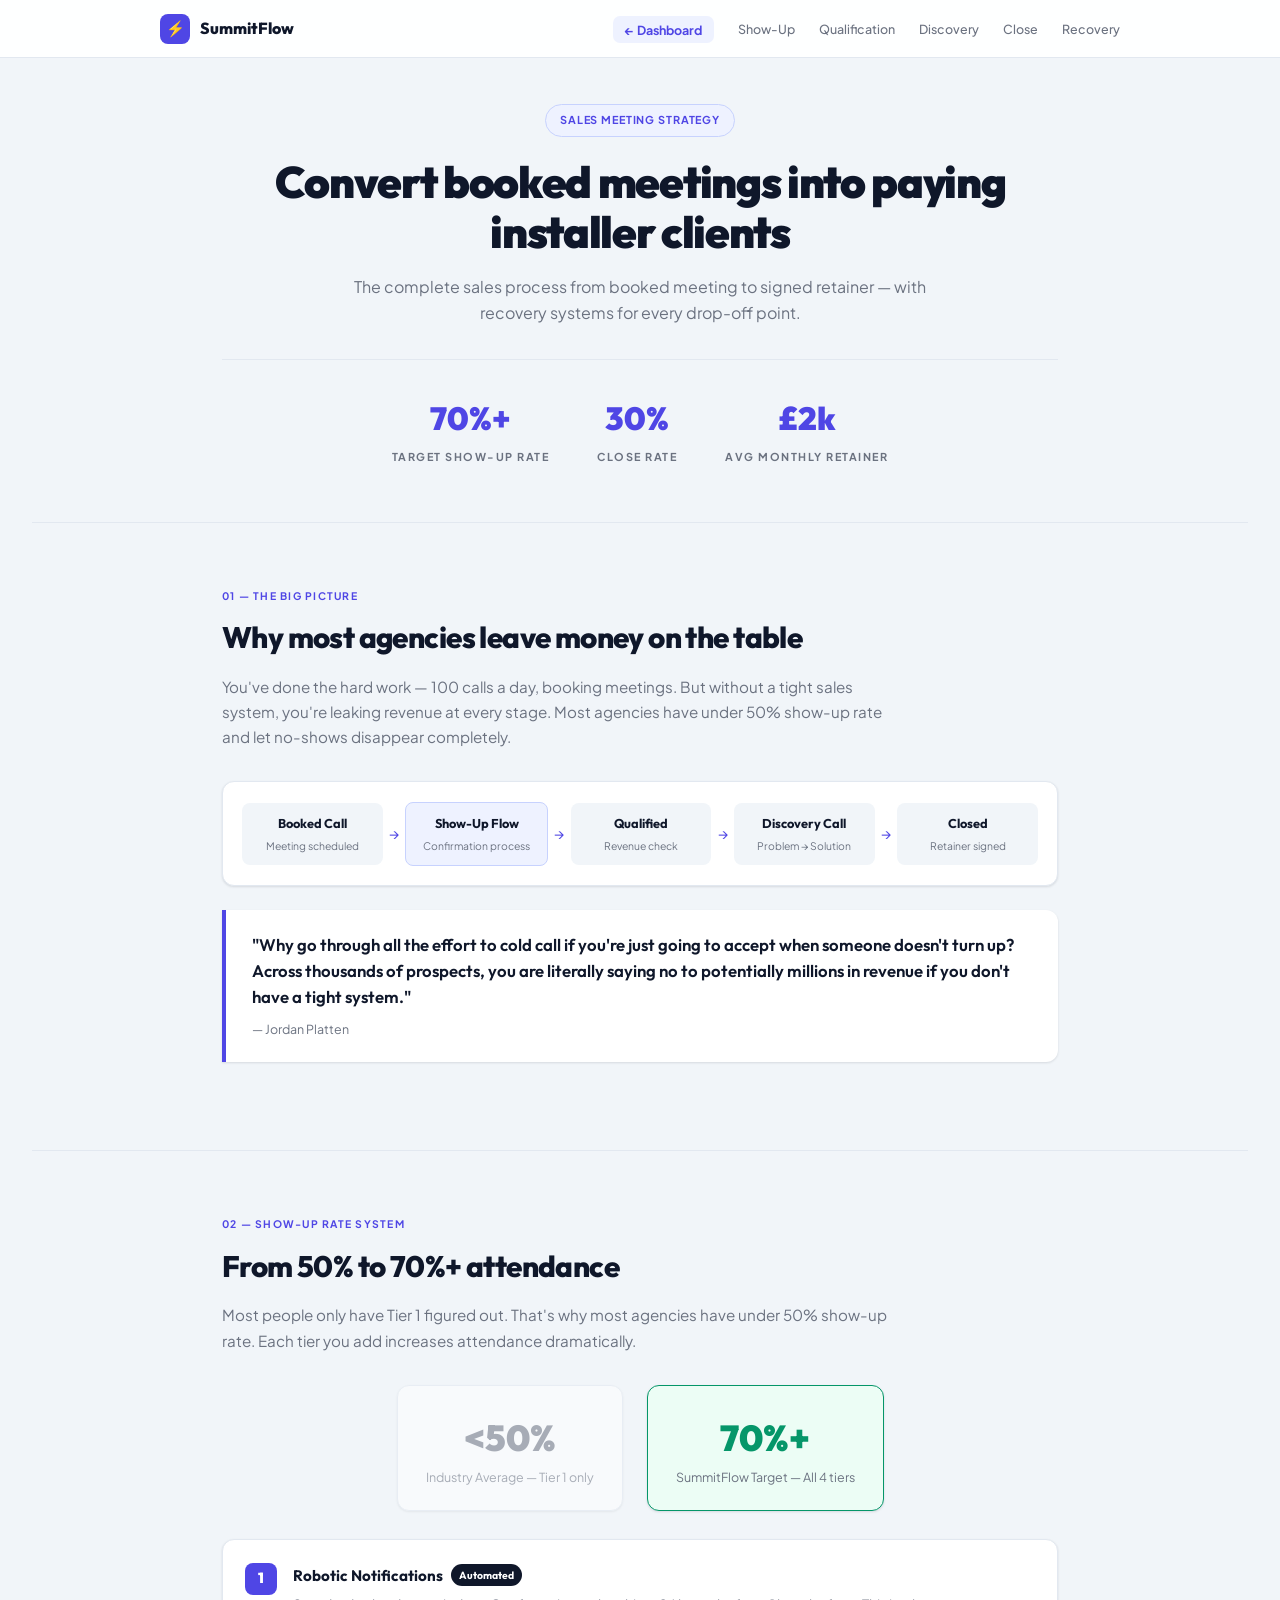
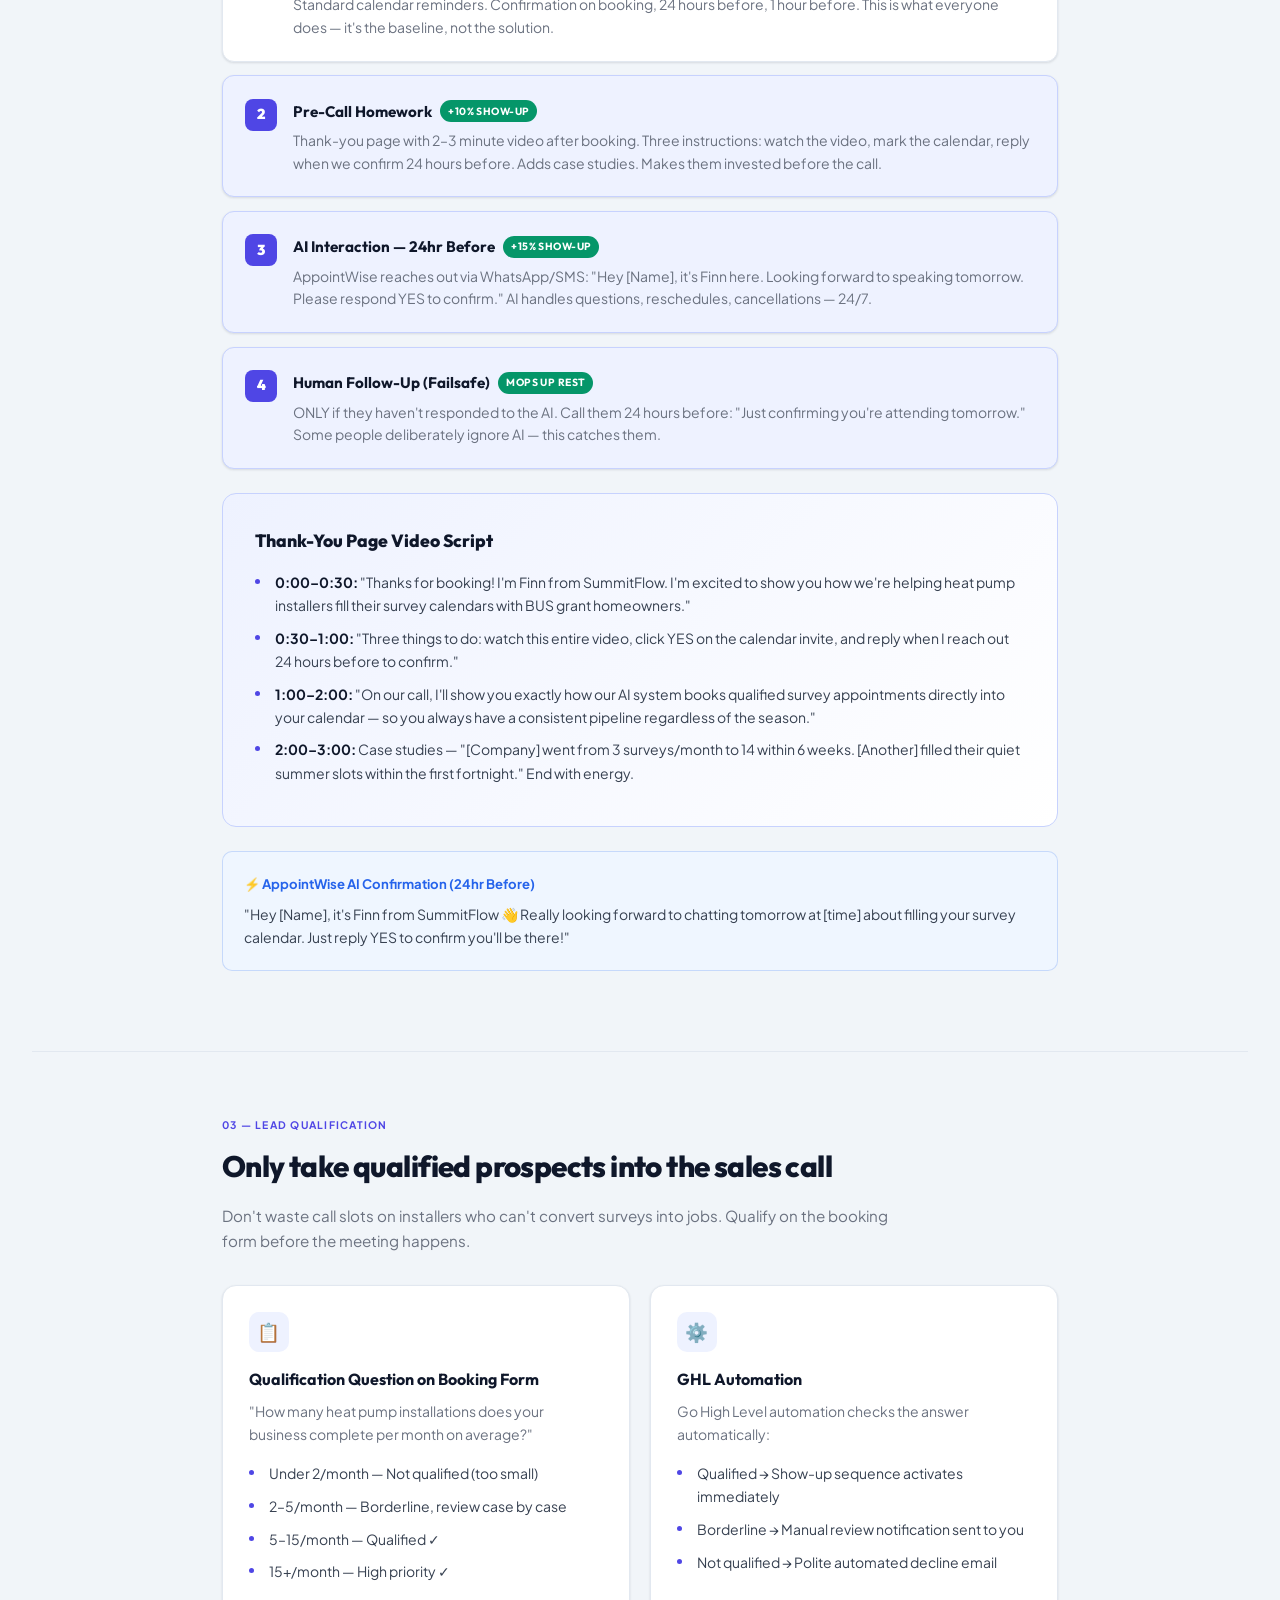
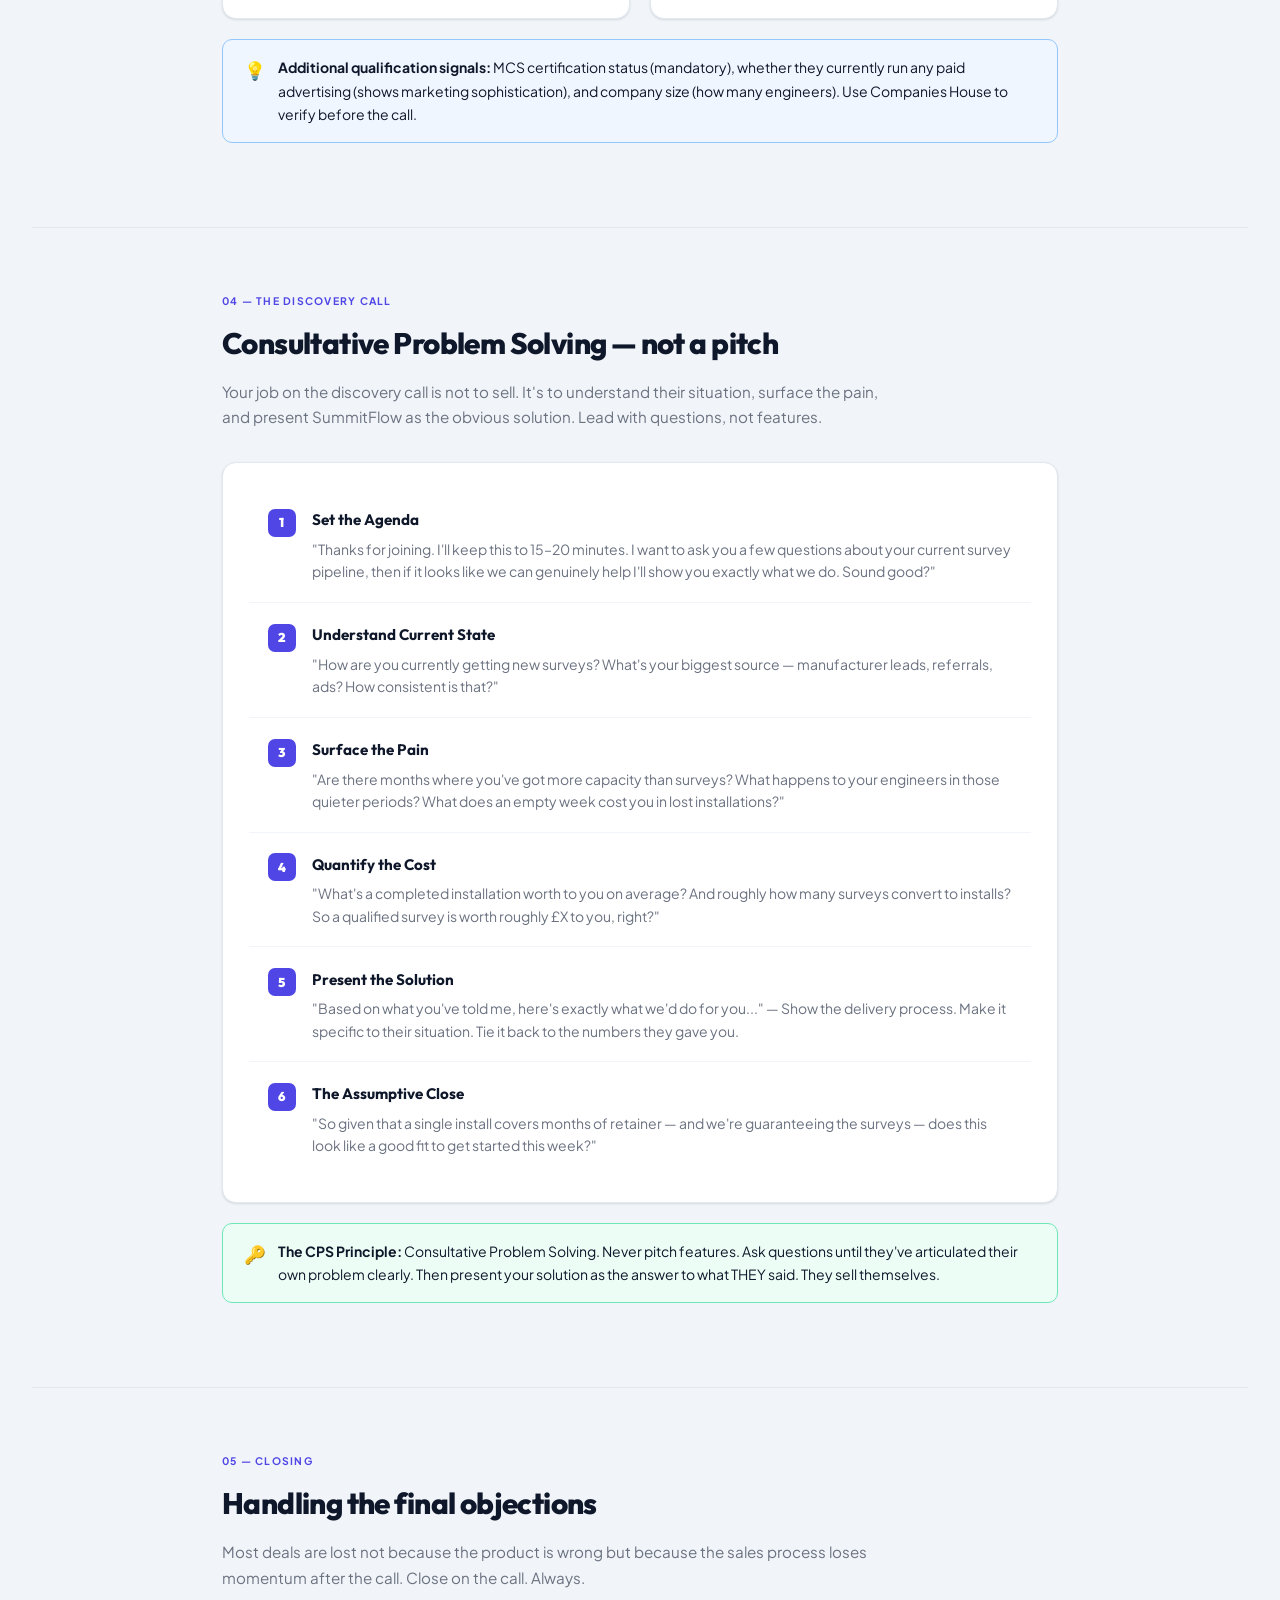
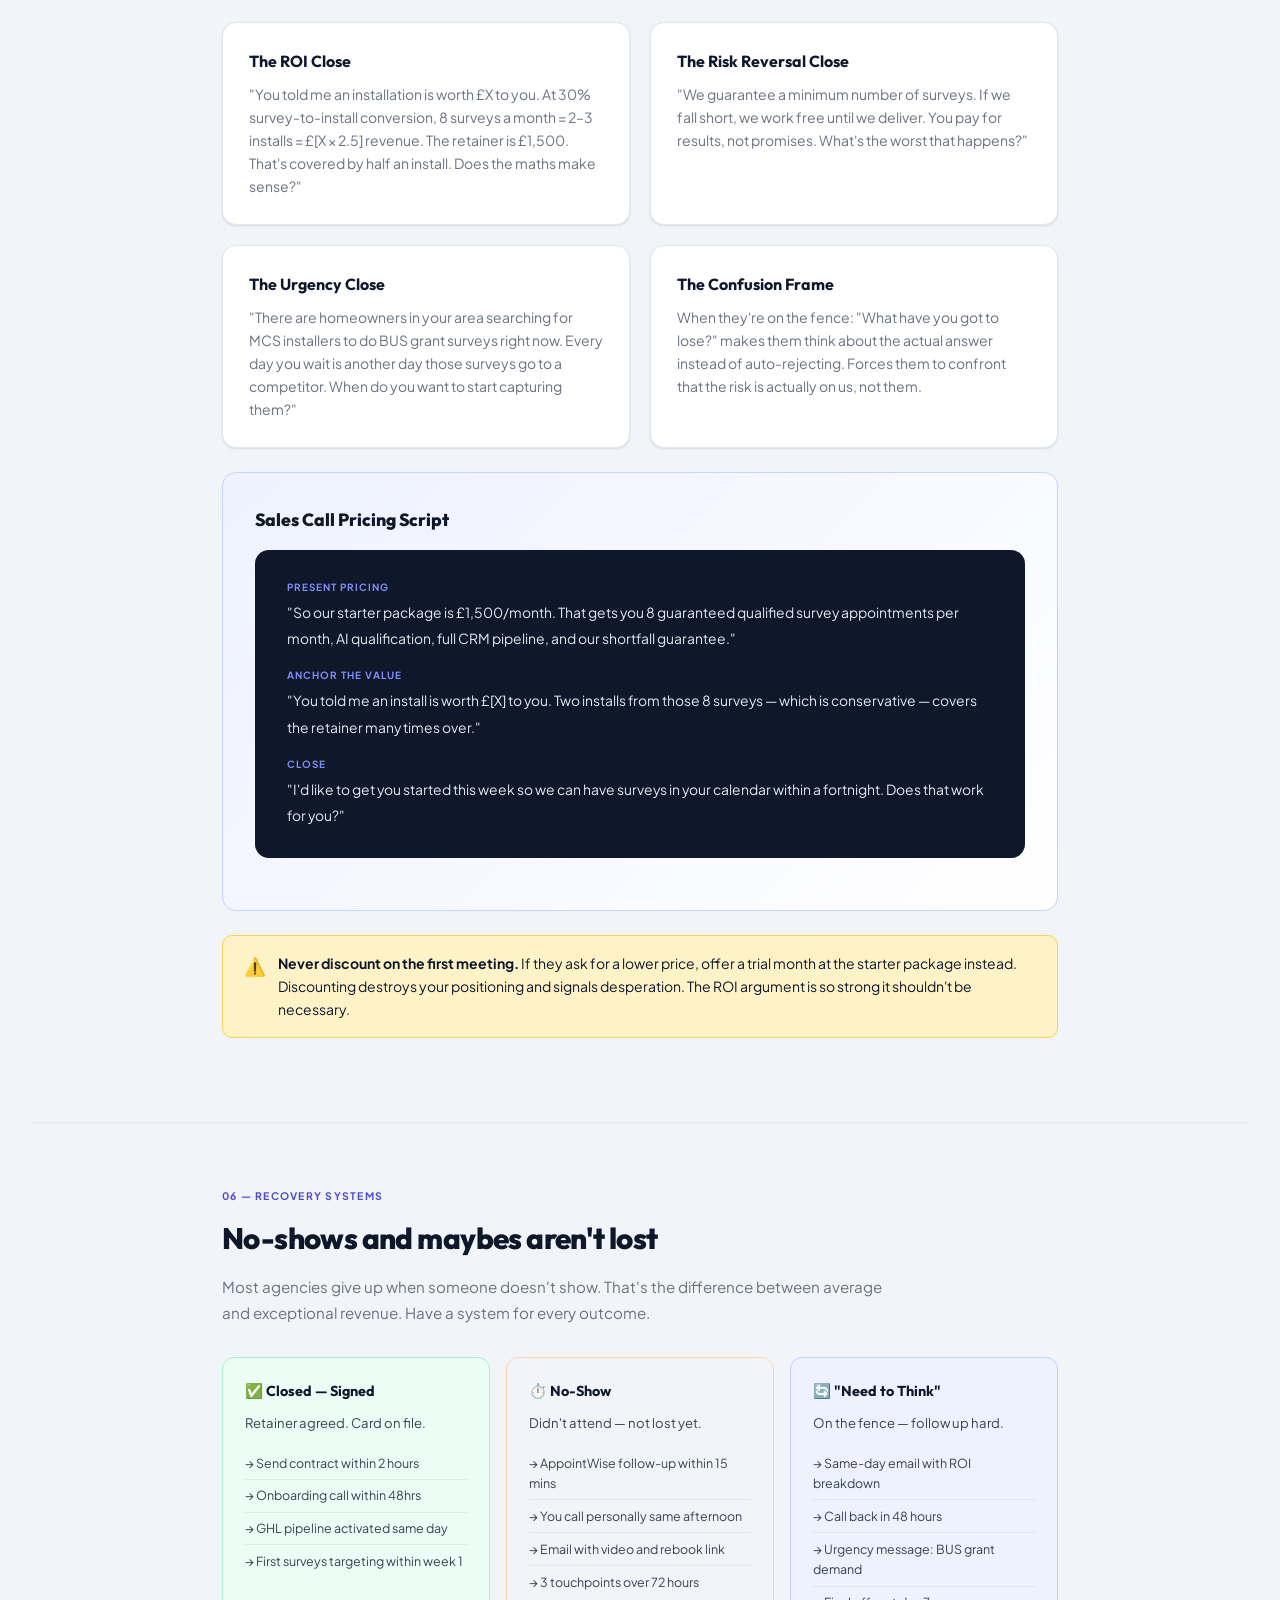
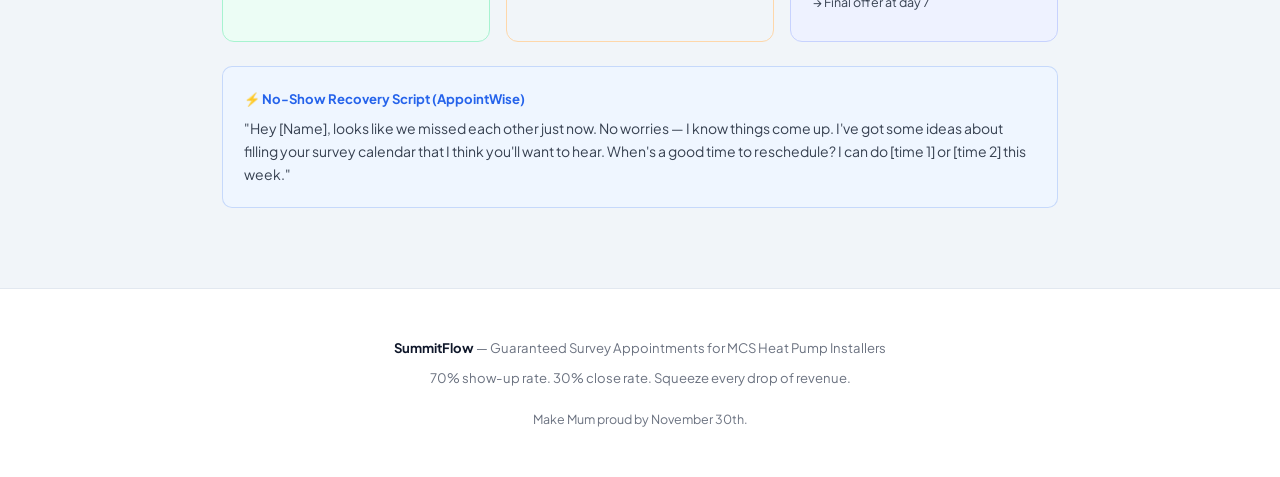
<file: summitflow-sales-strategy.html>
<!DOCTYPE html>
<html lang="en">
<head>
<meta charset="UTF-8">
<meta name="viewport" content="width=device-width, initial-scale=1.0">
<title>SummitFlow — Sales Meeting Strategy</title>
<link rel="preconnect" href="https://fonts.googleapis.com">
<link href="https://fonts.googleapis.com/css2?family=Outfit:wght@400;600;700;800;900&family=Plus+Jakarta+Sans:wght@400;500;600;700;800&display=swap" rel="stylesheet">
<style>
*,*::before,*::after{box-sizing:border-box;margin:0;padding:0;}
:root{
  --a:#4f46e5;--ah:#4338ca;--al:#eef2ff;--am:#818cf8;--abd:#c7d2fe;
  --txt:#0f172a;--t2:#374151;--t3:#6b7280;--t4:#9ca3af;
  --bg:#f1f5f9;--card:#ffffff;--bd:#e2e8f0;--bd2:#f1f5f9;
  --grn:#059669;--gnl:#ecfdf5;--red:#dc2626;--rdl:#fef2f2;
  --gld:#d97706;--gdl:#fef3c7;--blu:#2563eb;--bll:#eff6ff;--prp:#7c3aed;--ppl:#f5f3ff;
  --sh:0 1px 3px rgba(15,23,42,.07),0 1px 2px rgba(15,23,42,.05);
  --sh2:0 4px 6px -1px rgba(15,23,42,.07),0 2px 4px rgba(15,23,42,.05);
  --fn:'Outfit',sans-serif;--fb:'Plus Jakarta Sans',sans-serif;
}
body{background:var(--bg);color:var(--txt);font-family:var(--fb);line-height:1.65;-webkit-font-smoothing:antialiased;}
::-webkit-scrollbar{width:6px;}::-webkit-scrollbar-thumb{background:var(--bd);border-radius:3px;}
html{scroll-behavior:smooth;}
nav{position:fixed;top:0;left:0;right:0;background:rgba(255,255,255,.92);backdrop-filter:blur(12px);border-bottom:1px solid var(--bd);z-index:100;padding:.85rem 2rem;}
.nav-inner{max-width:960px;margin:0 auto;display:flex;justify-content:space-between;align-items:center;}
.logo{display:flex;align-items:center;gap:.6rem;text-decoration:none;}
.logo-icon{width:30px;height:30px;background:var(--a);border-radius:8px;display:flex;align-items:center;justify-content:center;color:#fff;font-family:var(--fn);font-weight:900;font-size:.95rem;}
.logo-text{font-family:var(--fn);font-weight:800;font-size:1rem;color:var(--txt);}
.nav-links{display:flex;gap:1.5rem;list-style:none;align-items:center;}
.nav-links a{color:var(--t3);text-decoration:none;font-size:.78rem;font-weight:500;transition:color .15s;}
.nav-links a:hover{color:var(--txt);}
.nav-links .back{color:var(--a);font-weight:700;background:var(--al);padding:.35rem .75rem;border-radius:7px;}
@media(max-width:768px){.nav-links{display:none;}}
.mob-back{display:none;position:fixed;bottom:1.5rem;right:1.5rem;background:var(--a);color:#fff;padding:.7rem 1.1rem;border-radius:100px;text-decoration:none;font-size:.8rem;font-weight:700;box-shadow:0 4px 14px rgba(79,70,229,.35);z-index:99;}
@media(max-width:768px){.mob-back{display:flex;}}

section{padding:4rem 2rem;max-width:900px;margin:0 auto;}
.hero{padding:6.5rem 2rem 3.5rem;max-width:900px;margin:0 auto;text-align:center;}
.hero-tag{display:inline-block;padding:.4rem .9rem;background:var(--al);border:1px solid var(--abd);color:var(--a);font-size:.68rem;font-weight:700;border-radius:100px;margin-bottom:1.25rem;text-transform:uppercase;letter-spacing:.08em;}
.hero h1{font-family:var(--fn);font-weight:900;font-size:clamp(2rem,4.5vw,2.75rem);line-height:1.15;margin-bottom:1rem;letter-spacing:-.03em;}
.hero p{font-size:1rem;color:var(--t3);max-width:580px;margin:0 auto 2rem;}
.stats-row{display:flex;justify-content:center;gap:3rem;padding-top:2rem;border-top:1px solid var(--bd);flex-wrap:wrap;}
.stat{text-align:center;}
.stat-val{font-family:var(--fn);font-weight:900;font-size:2rem;color:var(--a);}
.stat-lbl{font-size:.68rem;font-weight:700;letter-spacing:1.5px;text-transform:uppercase;color:var(--t3);margin-top:.2rem;}

.sec-num{font-size:.65rem;font-weight:700;color:var(--a);text-transform:uppercase;letter-spacing:.12em;margin-bottom:.6rem;}
section h2{font-family:var(--fn);font-weight:800;font-size:clamp(1.4rem,3vw,1.85rem);margin-bottom:.75rem;letter-spacing:-.02em;}
.intro{font-size:.95rem;color:var(--t3);max-width:680px;margin-bottom:2rem;}
.divider{height:1px;background:var(--bd);margin:0 2rem;}

.card{background:var(--card);border:1px solid var(--bd);border-radius:14px;padding:1.6rem;box-shadow:var(--sh);}
.card-icon{width:40px;height:40px;background:var(--al);border-radius:10px;display:flex;align-items:center;justify-content:center;font-size:1.15rem;margin-bottom:.85rem;}
.card h3{font-family:var(--fn);font-weight:700;font-size:1rem;color:var(--txt);margin-bottom:.5rem;}
.card p{font-size:.875rem;color:var(--t3);line-height:1.65;}
.g2{display:grid;grid-template-columns:1fr 1fr;gap:1.25rem;}
.g3{display:grid;grid-template-columns:1fr 1fr 1fr;gap:1.1rem;}
@media(max-width:768px){.g2,.g3{grid-template-columns:1fr;}}

.hl{background:linear-gradient(135deg,var(--al) 0%,var(--card) 100%);border:1px solid var(--abd);border-radius:14px;padding:2rem;margin:1.5rem 0;}
.hl h3{font-family:var(--fn);font-weight:800;font-size:1.1rem;margin-bottom:1rem;}

.script{background:#0f172a;color:#e2e8f0;border-radius:14px;padding:1.75rem 2rem;margin:1.25rem 0;font-size:.87rem;line-height:1.9;}
.sc-lbl{color:var(--am);font-weight:700;font-size:.62rem;text-transform:uppercase;letter-spacing:.1em;display:block;margin-bottom:.2rem;}
.sc-line{color:#e2e8f0;display:block;margin-bottom:.85rem;}
.sc-line:last-child{margin-bottom:0;}

ul.slist{list-style:none;}
ul.slist li{position:relative;padding-left:1.25rem;margin-bottom:.6rem;color:var(--t2);font-size:.875rem;}
ul.slist li::before{content:"";position:absolute;left:0;top:.5rem;width:5px;height:5px;background:var(--a);border-radius:50%;}
ul.slist li strong{color:var(--txt);}

ul.chk{list-style:none;}
ul.chk li{display:flex;align-items:flex-start;gap:.7rem;padding:.6rem 0;border-bottom:1px solid var(--bd2);font-size:.875rem;color:var(--t2);}
ul.chk li:last-child{border-bottom:none;}
ul.chk li::before{content:"☐";color:var(--a);font-size:1rem;flex-shrink:0;line-height:1.4;}

.alert{padding:1rem 1.3rem;border-radius:10px;margin:1.25rem 0;display:flex;align-items:flex-start;gap:.75rem;font-size:.875rem;}
.alert-i{font-size:1.1rem;flex-shrink:0;}
.alert.warn{background:var(--gdl);border:1px solid #fcd34d;}
.alert.success{background:var(--gnl);border:1px solid #6ee7b7;}
.alert.danger{background:var(--rdl);border:1px solid #fca5a5;}
.alert.info{background:var(--bll);border:1px solid #93c5fd;}

.quote{font-family:var(--fn);font-size:1.05rem;font-weight:600;line-height:1.55;color:var(--txt);padding:1.4rem 1.65rem;background:var(--card);border-left:4px solid var(--a);border-radius:0 12px 12px 0;margin:1.5rem 0;box-shadow:var(--sh);}
.quote cite{display:block;font-family:var(--fb);font-size:.78rem;color:var(--t3);margin-top:.6rem;font-style:normal;font-weight:400;}

/* pipeline visual */
.pipeline{display:flex;align-items:center;gap:.4rem;flex-wrap:wrap;background:var(--card);border:1px solid var(--bd);border-radius:12px;padding:1.2rem;margin:1.5rem 0;box-shadow:var(--sh);}
.pipe-stage{flex:1;min-width:80px;text-align:center;padding:.65rem .5rem;border-radius:8px;background:var(--bg);}
.pipe-stage.hl-stage{background:var(--al);border:1px solid var(--abd);}
.pipe-stage h5{font-family:var(--fn);font-weight:700;font-size:.8rem;color:var(--txt);margin-bottom:.2rem;}
.pipe-stage p{font-size:.65rem;color:var(--t3);}
.pipe-arr{color:var(--a);font-size:.9rem;}

/* tier stack */
.tier{display:flex;gap:1rem;align-items:flex-start;background:var(--card);border:1px solid var(--bd);border-radius:12px;padding:1.4rem;margin-bottom:.85rem;box-shadow:var(--sh);}
.tier.active{border-color:var(--abd);background:var(--al);}
.tier-num{width:32px;height:32px;background:var(--a);color:#fff;border-radius:8px;display:flex;align-items:center;justify-content:center;font-family:var(--fn);font-weight:900;font-size:.9rem;flex-shrink:0;}
.tier-content h4{font-family:var(--fn);font-weight:700;font-size:.95rem;color:var(--txt);margin-bottom:.35rem;display:flex;align-items:center;gap:.5rem;flex-wrap:wrap;}
.tier-content p{font-size:.875rem;color:var(--t3);line-height:1.6;}
.tier-impact{font-size:.65rem;background:var(--grn);color:#fff;padding:.15rem .5rem;border-radius:100px;font-weight:700;text-transform:uppercase;letter-spacing:.04em;}
.badge-auto{font-size:.65rem;background:var(--txt);color:#fff;padding:.15rem .5rem;border-radius:100px;font-weight:700;}

/* metrics compare */
.mcomp{display:flex;gap:1.5rem;justify-content:center;margin:1.75rem 0;flex-wrap:wrap;}
.mbox{text-align:center;padding:1.4rem 1.75rem;background:var(--card);border:1px solid var(--bd);border-radius:12px;box-shadow:var(--sh);}
.mbox.bad{opacity:.55;}
.mbox.good{border-color:var(--grn);background:var(--gnl);}
.mbox .val{font-family:var(--fn);font-weight:900;font-size:2.25rem;}
.mbox.bad .val{color:var(--t3);}
.mbox.good .val{color:var(--grn);}
.mbox .lbl{font-size:.78rem;color:var(--t3);}

/* outcome grid */
.outcome-grid{display:grid;grid-template-columns:repeat(3,1fr);gap:1rem;margin:1.5rem 0;}
@media(max-width:768px){.outcome-grid{grid-template-columns:1fr;}}
.outcome-card{border-radius:12px;padding:1.4rem;border:1px solid var(--bd);}
.outcome-card.win{background:var(--gnl);border-color:#a7f3d0;}
.outcome-card.noshow{background:var(--orl);border-color:#fed7aa;}
.outcome-card.nxt{background:var(--al);border-color:var(--abd);}
.outcome-card h4{font-family:var(--fn);font-weight:700;font-size:.9rem;margin-bottom:.5rem;}
.outcome-card p{font-size:.82rem;color:var(--t2);margin-bottom:.85rem;}
ul.oa{list-style:none;}
ul.oa li{font-size:.78rem;padding:.35rem 0;border-bottom:1px solid rgba(0,0,0,.06);color:var(--t2);display:flex;align-items:center;gap:.4rem;}
ul.oa li:last-child{border-bottom:none;}

/* discovery steps */
.disc-step{display:flex;gap:1rem;align-items:flex-start;padding:1.2rem;border-bottom:1px solid var(--bd2);}
.disc-step:last-child{border-bottom:none;}
.disc-num{width:28px;height:28px;background:var(--a);color:#fff;border-radius:7px;display:flex;align-items:center;justify-content:center;font-family:var(--fn);font-weight:900;font-size:.8rem;flex-shrink:0;margin-top:.1rem;}
.disc-title{font-family:var(--fn);font-weight:700;font-size:.95rem;color:var(--txt);margin-bottom:.35rem;}
.disc-desc{font-size:.875rem;color:var(--t3);line-height:1.6;}

/* automation box */
.auto-box{background:var(--bll);border:1px solid rgba(37,99,235,.2);border-radius:10px;padding:1.3rem;margin:1rem 0;}
.auto-box h4{color:var(--blu);font-size:.82rem;font-weight:700;margin-bottom:.5rem;display:flex;align-items:center;gap:.4rem;}
.auto-box p{font-size:.875rem;color:var(--t2);}

footer{text-align:center;padding:3rem 2rem;border-top:1px solid var(--bd);background:var(--card);}
footer p{color:var(--t3);font-size:.82rem;}
footer strong{color:var(--txt);}
</style>
</head>
<body>

<nav>
  <div class="nav-inner">
    <a href="index.html" class="logo">
      <div class="logo-icon">⚡</div>
      <div class="logo-text">SummitFlow</div>
    </a>
    <ul class="nav-links">
      <li><a href="index.html" class="back">← Dashboard</a></li>
      <li><a href="#showup">Show-Up</a></li>
      <li><a href="#qualification">Qualification</a></li>
      <li><a href="#discovery">Discovery</a></li>
      <li><a href="#close">Close</a></li>
      <li><a href="#recovery">Recovery</a></li>
    </ul>
  </div>
</nav>
<a href="index.html" class="mob-back">← Dashboard</a>

<header class="hero">
  <span class="hero-tag">Sales Meeting Strategy</span>
  <h1>Convert booked meetings into paying installer clients</h1>
  <p>The complete sales process from booked meeting to signed retainer — with recovery systems for every drop-off point.</p>
  <div class="stats-row">
    <div class="stat"><div class="stat-val">70%+</div><div class="stat-lbl">Target Show-Up Rate</div></div>
    <div class="stat"><div class="stat-val">30%</div><div class="stat-lbl">Close Rate</div></div>
    <div class="stat"><div class="stat-val">£2k</div><div class="stat-lbl">Avg Monthly Retainer</div></div>
  </div>
</header>

<div class="divider"></div>

<!-- 01 BIG PICTURE -->
<section>
  <div class="sec-num">01 — The Big Picture</div>
  <h2>Why most agencies leave money on the table</h2>
  <p class="intro">You've done the hard work — 100 calls a day, booking meetings. But without a tight sales system, you're leaking revenue at every stage. Most agencies have under 50% show-up rate and let no-shows disappear completely.</p>

  <div class="pipeline">
    <div class="pipe-stage"><h5>Booked Call</h5><p>Meeting scheduled</p></div>
    <span class="pipe-arr">→</span>
    <div class="pipe-stage hl-stage"><h5>Show-Up Flow</h5><p>Confirmation process</p></div>
    <span class="pipe-arr">→</span>
    <div class="pipe-stage"><h5>Qualified</h5><p>Revenue check</p></div>
    <span class="pipe-arr">→</span>
    <div class="pipe-stage"><h5>Discovery Call</h5><p>Problem → Solution</p></div>
    <span class="pipe-arr">→</span>
    <div class="pipe-stage"><h5>Closed</h5><p>Retainer signed</p></div>
  </div>

  <div class="quote">
    "Why go through all the effort to cold call if you're just going to accept when someone doesn't turn up? Across thousands of prospects, you are literally saying no to potentially millions in revenue if you don't have a tight system."
    <cite>— Jordan Platten</cite>
  </div>
</section>

<div class="divider"></div>

<!-- 02 SHOW-UP -->
<section id="showup">
  <div class="sec-num">02 — Show-Up Rate System</div>
  <h2>From 50% to 70%+ attendance</h2>
  <p class="intro">Most people only have Tier 1 figured out. That's why most agencies have under 50% show-up rate. Each tier you add increases attendance dramatically.</p>

  <div class="mcomp">
    <div class="mbox bad"><div class="val">&lt;50%</div><div class="lbl">Industry Average — Tier 1 only</div></div>
    <div class="mbox good"><div class="val">70%+</div><div class="lbl">SummitFlow Target — All 4 tiers</div></div>
  </div>

  <div class="tier">
    <div class="tier-num">1</div>
    <div class="tier-content">
      <h4>Robotic Notifications <span class="badge-auto">Automated</span></h4>
      <p>Standard calendar reminders. Confirmation on booking, 24 hours before, 1 hour before. This is what everyone does — it's the baseline, not the solution.</p>
    </div>
  </div>
  <div class="tier active">
    <div class="tier-num">2</div>
    <div class="tier-content">
      <h4>Pre-Call Homework <span class="tier-impact">+10% show-up</span></h4>
      <p>Thank-you page with 2–3 minute video after booking. Three instructions: watch the video, mark the calendar, reply when we confirm 24 hours before. Adds case studies. Makes them invested before the call.</p>
    </div>
  </div>
  <div class="tier active">
    <div class="tier-num">3</div>
    <div class="tier-content">
      <h4>AI Interaction — 24hr Before <span class="tier-impact">+15% show-up</span></h4>
      <p>AppointWise reaches out via WhatsApp/SMS: "Hey [Name], it's Finn here. Looking forward to speaking tomorrow. Please respond YES to confirm." AI handles questions, reschedules, cancellations — 24/7.</p>
    </div>
  </div>
  <div class="tier active">
    <div class="tier-num">4</div>
    <div class="tier-content">
      <h4>Human Follow-Up (Failsafe) <span class="tier-impact">Mops up rest</span></h4>
      <p>ONLY if they haven't responded to the AI. Call them 24 hours before: "Just confirming you're attending tomorrow." Some people deliberately ignore AI — this catches them.</p>
    </div>
  </div>

  <div class="hl" style="margin-top:1.5rem;">
    <h3>Thank-You Page Video Script</h3>
    <ul class="slist">
      <li><strong>0:00–0:30:</strong> "Thanks for booking! I'm Finn from SummitFlow. I'm excited to show you how we're helping heat pump installers fill their survey calendars with BUS grant homeowners."</li>
      <li><strong>0:30–1:00:</strong> "Three things to do: watch this entire video, click YES on the calendar invite, and reply when I reach out 24 hours before to confirm."</li>
      <li><strong>1:00–2:00:</strong> "On our call, I'll show you exactly how our AI system books qualified survey appointments directly into your calendar — so you always have a consistent pipeline regardless of the season."</li>
      <li><strong>2:00–3:00:</strong> Case studies — "[Company] went from 3 surveys/month to 14 within 6 weeks. [Another] filled their quiet summer slots within the first fortnight." End with energy.</li>
    </ul>
  </div>

  <div class="auto-box">
    <h4>⚡ AppointWise AI Confirmation (24hr Before)</h4>
    <p>"Hey [Name], it's Finn from SummitFlow 👋 Really looking forward to chatting tomorrow at [time] about filling your survey calendar. Just reply YES to confirm you'll be there!"</p>
  </div>
</section>

<div class="divider"></div>

<!-- 03 QUALIFICATION -->
<section id="qualification">
  <div class="sec-num">03 — Lead Qualification</div>
  <h2>Only take qualified prospects into the sales call</h2>
  <p class="intro">Don't waste call slots on installers who can't convert surveys into jobs. Qualify on the booking form before the meeting happens.</p>

  <div class="g2">
    <div class="card">
      <div class="card-icon">📋</div>
      <h3>Qualification Question on Booking Form</h3>
      <p>"How many heat pump installations does your business complete per month on average?"</p>
      <ul class="slist" style="margin-top:1rem;">
        <li>Under 2/month — Not qualified (too small)</li>
        <li>2–5/month — Borderline, review case by case</li>
        <li>5–15/month — Qualified ✓</li>
        <li>15+/month — High priority ✓</li>
      </ul>
    </div>
    <div class="card">
      <div class="card-icon">⚙️</div>
      <h3>GHL Automation</h3>
      <p>Go High Level automation checks the answer automatically:</p>
      <ul class="slist" style="margin-top:1rem;">
        <li>Qualified → Show-up sequence activates immediately</li>
        <li>Borderline → Manual review notification sent to you</li>
        <li>Not qualified → Polite automated decline email</li>
      </ul>
    </div>
  </div>

  <div class="alert info">
    <span class="alert-i">💡</span>
    <div><p><strong>Additional qualification signals:</strong> MCS certification status (mandatory), whether they currently run any paid advertising (shows marketing sophistication), and company size (how many engineers). Use Companies House to verify before the call.</p></div>
  </div>
</section>

<div class="divider"></div>

<!-- 04 DISCOVERY CALL -->
<section id="discovery">
  <div class="sec-num">04 — The Discovery Call</div>
  <h2>Consultative Problem Solving — not a pitch</h2>
  <p class="intro">Your job on the discovery call is not to sell. It's to understand their situation, surface the pain, and present SummitFlow as the obvious solution. Lead with questions, not features.</p>

  <div class="card" style="margin-bottom:1.25rem;">
    <div class="disc-step">
      <div class="disc-num">1</div>
      <div><div class="disc-title">Set the Agenda</div><div class="disc-desc">"Thanks for joining. I'll keep this to 15–20 minutes. I want to ask you a few questions about your current survey pipeline, then if it looks like we can genuinely help I'll show you exactly what we do. Sound good?"</div></div>
    </div>
    <div class="disc-step">
      <div class="disc-num">2</div>
      <div><div class="disc-title">Understand Current State</div><div class="disc-desc">"How are you currently getting new surveys? What's your biggest source — manufacturer leads, referrals, ads? How consistent is that?"</div></div>
    </div>
    <div class="disc-step">
      <div class="disc-num">3</div>
      <div><div class="disc-title">Surface the Pain</div><div class="disc-desc">"Are there months where you've got more capacity than surveys? What happens to your engineers in those quieter periods? What does an empty week cost you in lost installations?"</div></div>
    </div>
    <div class="disc-step">
      <div class="disc-num">4</div>
      <div><div class="disc-title">Quantify the Cost</div><div class="disc-desc">"What's a completed installation worth to you on average? And roughly how many surveys convert to installs? So a qualified survey is worth roughly £X to you, right?"</div></div>
    </div>
    <div class="disc-step">
      <div class="disc-num">5</div>
      <div><div class="disc-title">Present the Solution</div><div class="disc-desc">"Based on what you've told me, here's exactly what we'd do for you..." — Show the delivery process. Make it specific to their situation. Tie it back to the numbers they gave you.</div></div>
    </div>
    <div class="disc-step">
      <div class="disc-num">6</div>
      <div><div class="disc-title">The Assumptive Close</div><div class="disc-desc">"So given that a single install covers months of retainer — and we're guaranteeing the surveys — does this look like a good fit to get started this week?"</div></div>
    </div>
  </div>

  <div class="alert success">
    <span class="alert-i">🔑</span>
    <div><p><strong>The CPS Principle:</strong> Consultative Problem Solving. Never pitch features. Ask questions until they've articulated their own problem clearly. Then present your solution as the answer to what THEY said. They sell themselves.</p></div>
  </div>
</section>

<div class="divider"></div>

<!-- 05 CLOSE -->
<section id="close">
  <div class="sec-num">05 — Closing</div>
  <h2>Handling the final objections</h2>
  <p class="intro">Most deals are lost not because the product is wrong but because the sales process loses momentum after the call. Close on the call. Always.</p>

  <div class="g2">
    <div class="card">
      <h3>The ROI Close</h3>
      <p>"You told me an installation is worth £X to you. At 30% survey-to-install conversion, 8 surveys a month = 2–3 installs = £[X × 2.5] revenue. The retainer is £1,500. That's covered by half an install. Does the maths make sense?"</p>
    </div>
    <div class="card">
      <h3>The Risk Reversal Close</h3>
      <p>"We guarantee a minimum number of surveys. If we fall short, we work free until we deliver. You pay for results, not promises. What's the worst that happens?"</p>
    </div>
    <div class="card">
      <h3>The Urgency Close</h3>
      <p>"There are homeowners in your area searching for MCS installers to do BUS grant surveys right now. Every day you wait is another day those surveys go to a competitor. When do you want to start capturing them?"</p>
    </div>
    <div class="card">
      <h3>The Confusion Frame</h3>
      <p>When they're on the fence: "What have you got to lose?" makes them think about the actual answer instead of auto-rejecting. Forces them to confront that the risk is actually on us, not them.</p>
    </div>
  </div>

  <div class="hl" style="margin-top:1.5rem;">
    <h3>Sales Call Pricing Script</h3>
    <div class="script" style="margin-top:.85rem;">
      <span class="sc-lbl">Present Pricing</span>
      <span class="sc-line">"So our starter package is £1,500/month. That gets you 8 guaranteed qualified survey appointments per month, AI qualification, full CRM pipeline, and our shortfall guarantee."</span>
      <span class="sc-lbl">Anchor the Value</span>
      <span class="sc-line">"You told me an install is worth £[X] to you. Two installs from those 8 surveys — which is conservative — covers the retainer many times over."</span>
      <span class="sc-lbl">Close</span>
      <span class="sc-line">"I'd like to get you started this week so we can have surveys in your calendar within a fortnight. Does that work for you?"</span>
    </div>
  </div>

  <div class="alert warn">
    <span class="alert-i">⚠️</span>
    <div><p><strong>Never discount on the first meeting.</strong> If they ask for a lower price, offer a trial month at the starter package instead. Discounting destroys your positioning and signals desperation. The ROI argument is so strong it shouldn't be necessary.</p></div>
  </div>
</section>

<div class="divider"></div>

<!-- 06 RECOVERY -->
<section id="recovery">
  <div class="sec-num">06 — Recovery Systems</div>
  <h2>No-shows and maybes aren't lost</h2>
  <p class="intro">Most agencies give up when someone doesn't show. That's the difference between average and exceptional revenue. Have a system for every outcome.</p>

  <div class="outcome-grid">
    <div class="outcome-card win">
      <h4>✅ Closed — Signed</h4>
      <p>Retainer agreed. Card on file.</p>
      <ul class="oa">
        <li>→ Send contract within 2 hours</li>
        <li>→ Onboarding call within 48hrs</li>
        <li>→ GHL pipeline activated same day</li>
        <li>→ First surveys targeting within week 1</li>
      </ul>
    </div>
    <div class="outcome-card noshow">
      <h4>⏱️ No-Show</h4>
      <p>Didn't attend — not lost yet.</p>
      <ul class="oa">
        <li>→ AppointWise follow-up within 15 mins</li>
        <li>→ You call personally same afternoon</li>
        <li>→ Email with video and rebook link</li>
        <li>→ 3 touchpoints over 72 hours</li>
      </ul>
    </div>
    <div class="outcome-card nxt">
      <h4>🔄 "Need to Think"</h4>
      <p>On the fence — follow up hard.</p>
      <ul class="oa">
        <li>→ Same-day email with ROI breakdown</li>
        <li>→ Call back in 48 hours</li>
        <li>→ Urgency message: BUS grant demand</li>
        <li>→ Final offer at day 7</li>
      </ul>
    </div>
  </div>

  <div class="auto-box">
    <h4>⚡ No-Show Recovery Script (AppointWise)</h4>
    <p>"Hey [Name], looks like we missed each other just now. No worries — I know things come up. I've got some ideas about filling your survey calendar that I think you'll want to hear. When's a good time to reschedule? I can do [time 1] or [time 2] this week."</p>
  </div>
</section>

<footer>
  <p><strong>SummitFlow</strong> — Guaranteed Survey Appointments for MCS Heat Pump Installers</p>
  <p style="margin-top:.5rem;">70% show-up rate. 30% close rate. Squeeze every drop of revenue.</p>
  <p style="margin-top:1.25rem;font-size:.78rem;">Make Mum proud by November 30th.</p>
</footer>

</body>
</html>
</file>
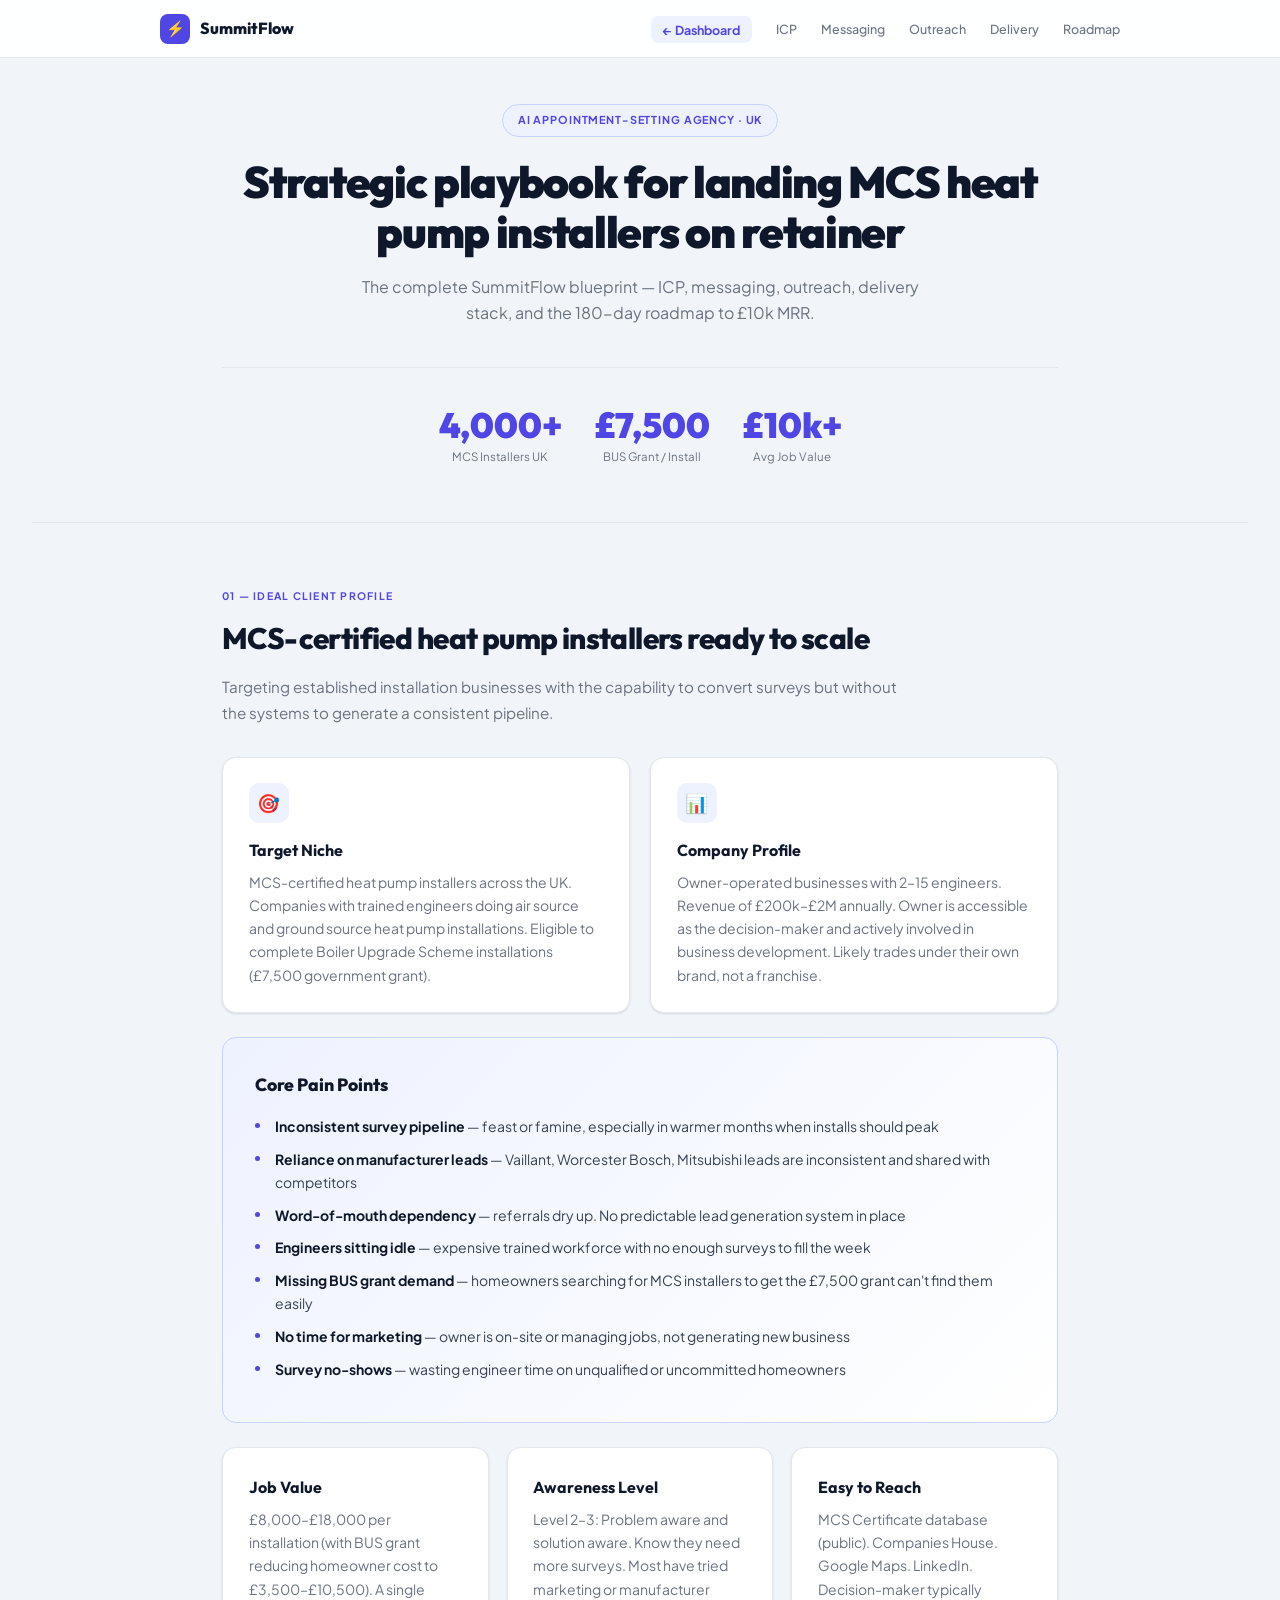
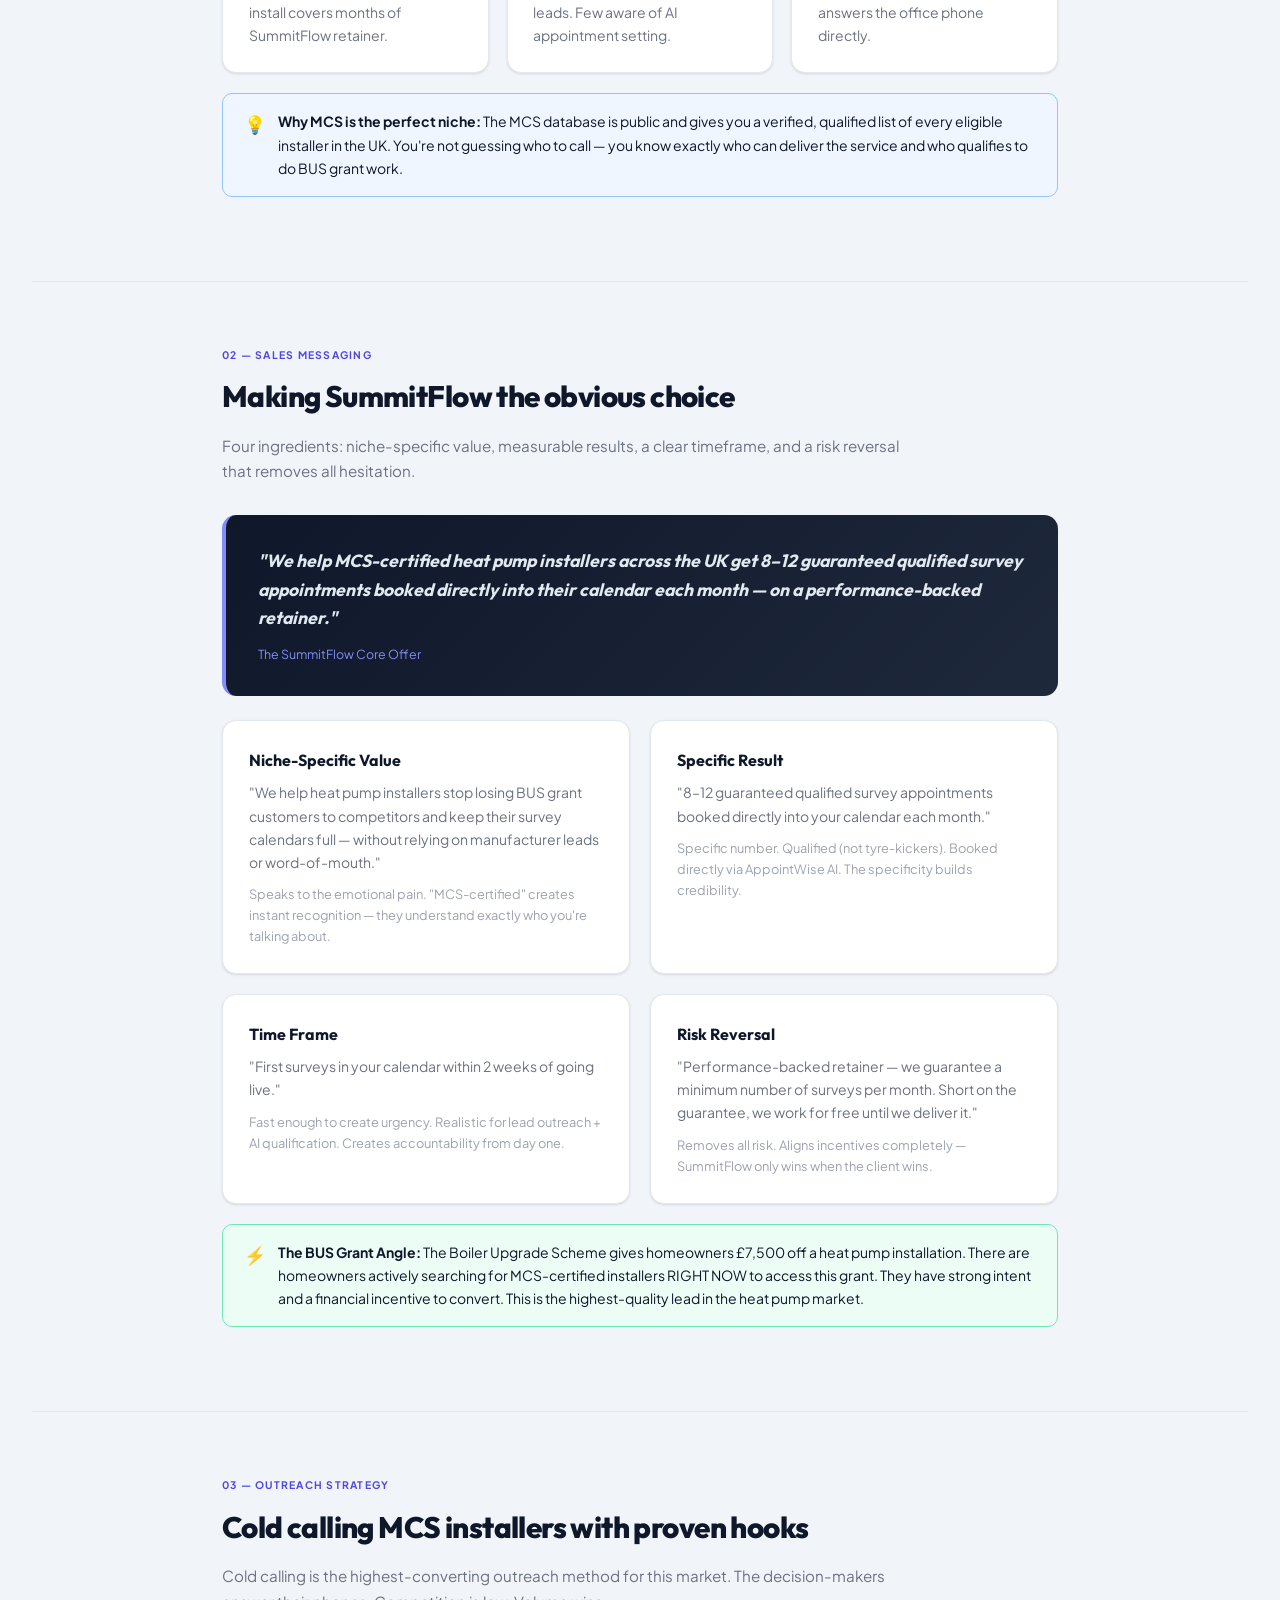
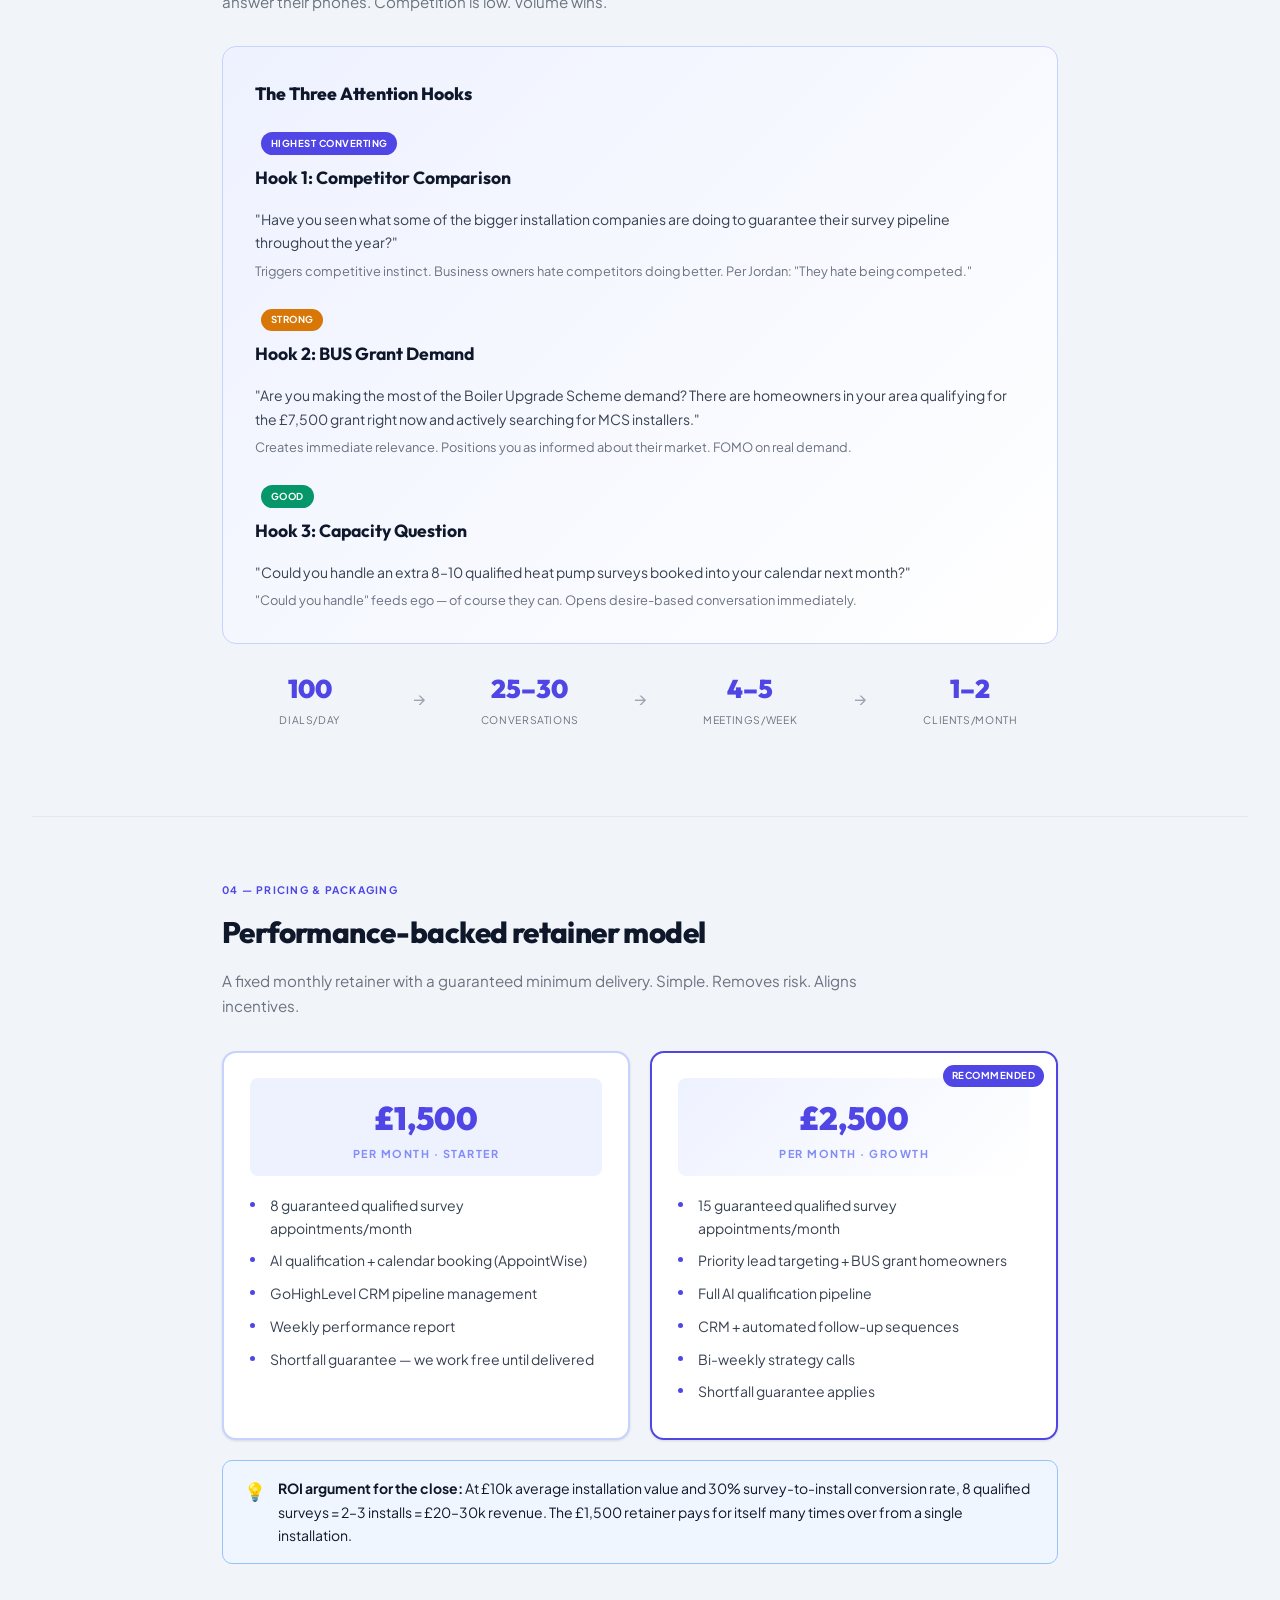
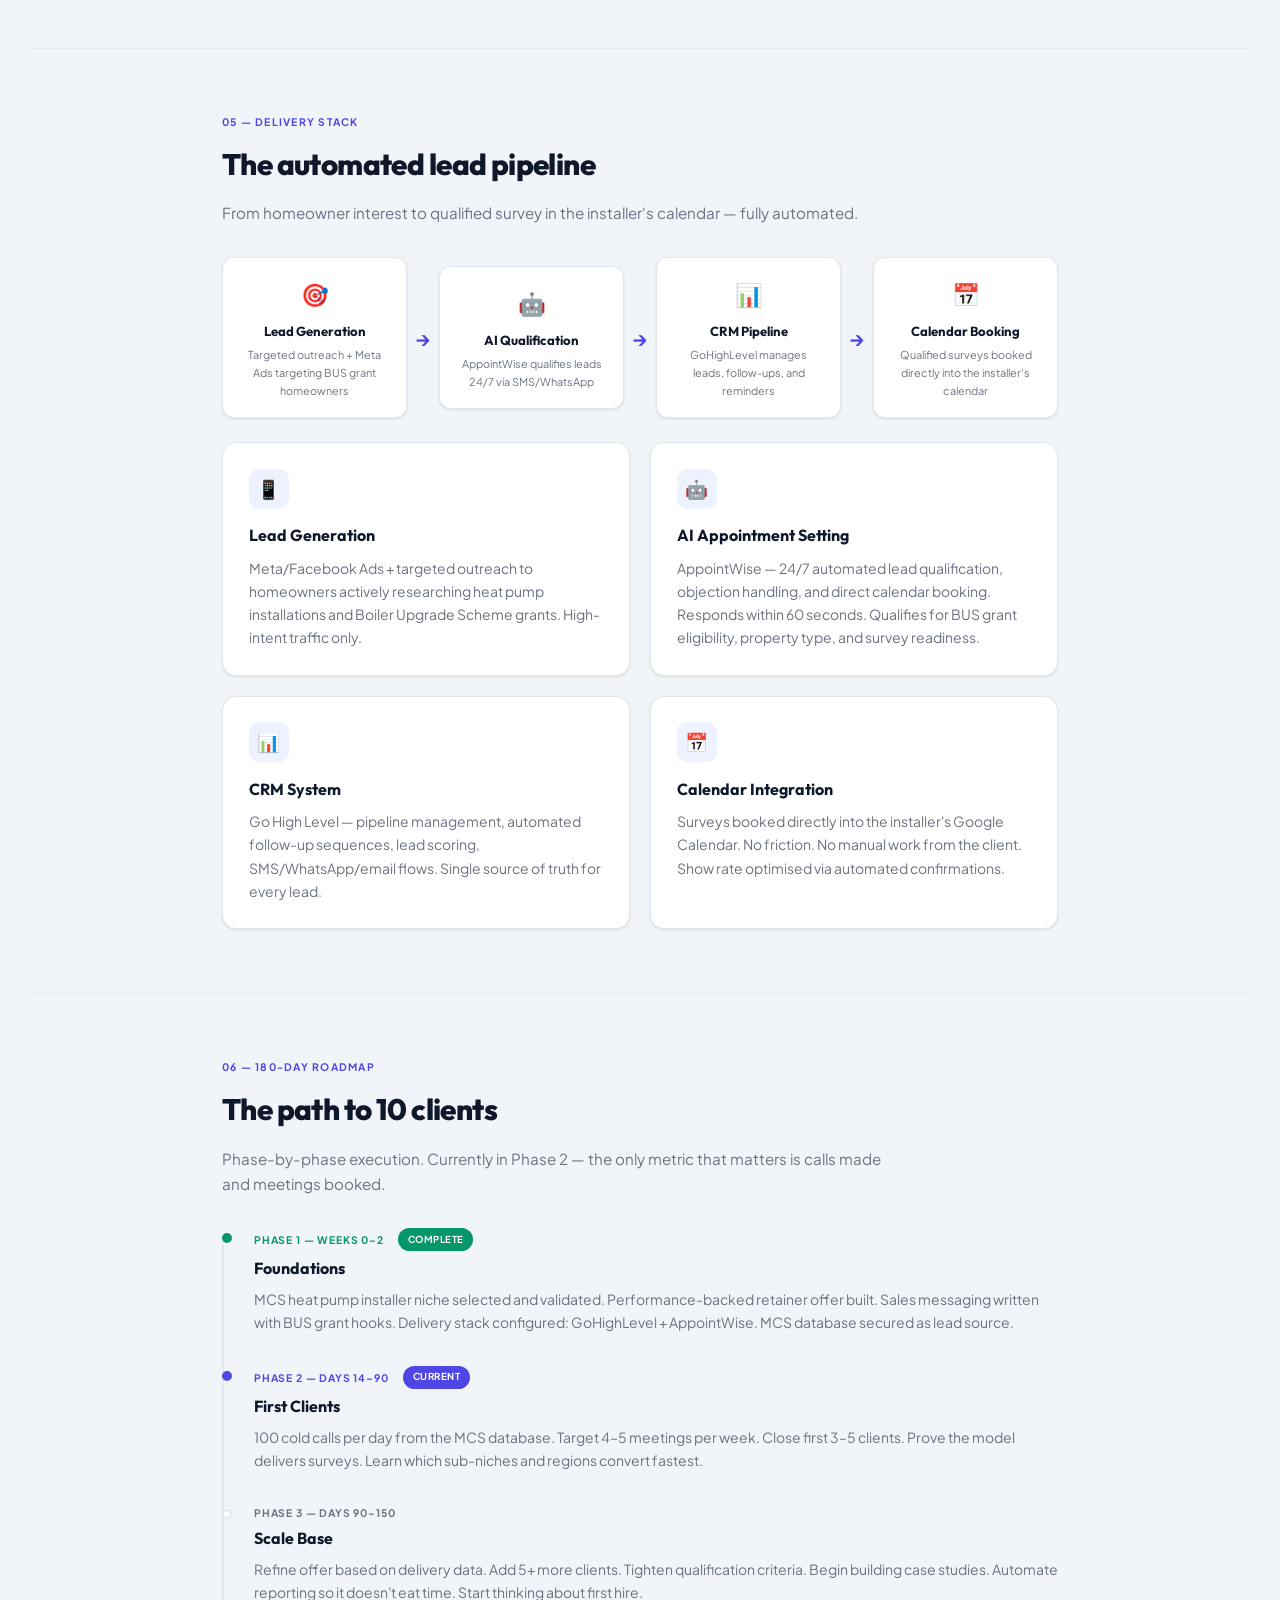
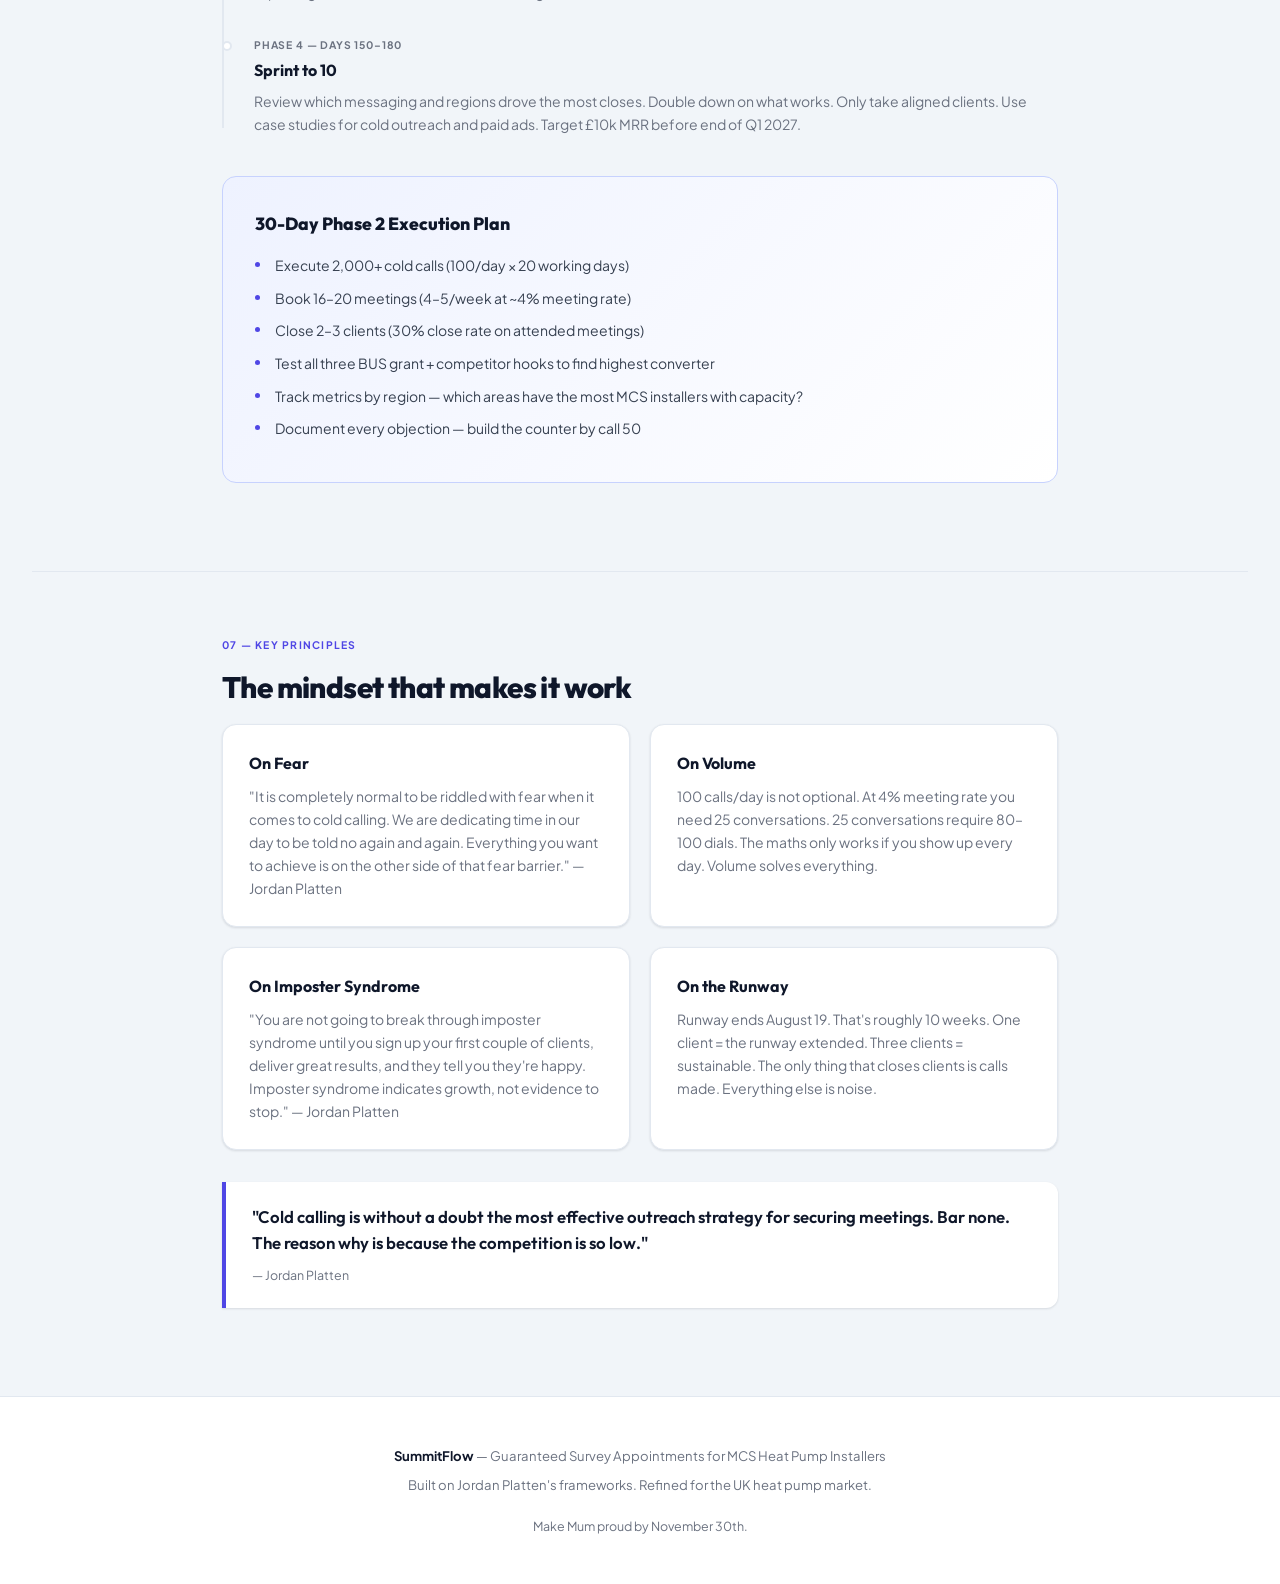
<file: summitflow-strategy.html>
<!DOCTYPE html>
<html lang="en">
<head>
<meta charset="UTF-8">
<meta name="viewport" content="width=device-width, initial-scale=1.0">
<title>SummitFlow — Business Strategy</title>
<link rel="preconnect" href="https://fonts.googleapis.com">
<link href="https://fonts.googleapis.com/css2?family=Outfit:wght@400;600;700;800;900&family=Plus+Jakarta+Sans:wght@400;500;600;700;800&display=swap" rel="stylesheet">
<style>
*,*::before,*::after{box-sizing:border-box;margin:0;padding:0;}
:root{
  --a:#4f46e5;--ah:#4338ca;--al:#eef2ff;--am:#818cf8;--abd:#c7d2fe;
  --txt:#0f172a;--t2:#374151;--t3:#6b7280;--t4:#9ca3af;
  --bg:#f1f5f9;--card:#ffffff;--bd:#e2e8f0;--bd2:#f1f5f9;
  --grn:#059669;--gnl:#ecfdf5;--red:#dc2626;--rdl:#fef2f2;
  --gld:#d97706;--gdl:#fef3c7;--blu:#2563eb;--bll:#eff6ff;
  --sh:0 1px 3px rgba(15,23,42,.07),0 1px 2px rgba(15,23,42,.05);
  --sh2:0 4px 6px -1px rgba(15,23,42,.07),0 2px 4px rgba(15,23,42,.05);
  --fn:'Outfit',sans-serif;--fb:'Plus Jakarta Sans',sans-serif;
}
body{background:var(--bg);color:var(--txt);font-family:var(--fb);line-height:1.65;-webkit-font-smoothing:antialiased;}
::-webkit-scrollbar{width:6px;}::-webkit-scrollbar-thumb{background:var(--bd);border-radius:3px;}
html{scroll-behavior:smooth;}
nav{position:fixed;top:0;left:0;right:0;background:rgba(255,255,255,.92);backdrop-filter:blur(12px);border-bottom:1px solid var(--bd);z-index:100;padding:.85rem 2rem;}
.nav-inner{max-width:960px;margin:0 auto;display:flex;justify-content:space-between;align-items:center;}
.logo{display:flex;align-items:center;gap:.6rem;text-decoration:none;}
.logo-icon{width:30px;height:30px;background:var(--a);border-radius:8px;display:flex;align-items:center;justify-content:center;color:#fff;font-family:var(--fn);font-weight:900;font-size:.95rem;}
.logo-text{font-family:var(--fn);font-weight:800;font-size:1rem;color:var(--txt);}
.nav-links{display:flex;gap:1.5rem;list-style:none;align-items:center;}
.nav-links a{color:var(--t3);text-decoration:none;font-size:.78rem;font-weight:500;transition:color .15s;}
.nav-links a:hover{color:var(--txt);}
.nav-links .back{color:var(--a);font-weight:700;background:var(--al);padding:.35rem .75rem;border-radius:7px;}
@media(max-width:768px){.nav-links{display:none;}}
.mob-back{display:none;position:fixed;bottom:1.5rem;right:1.5rem;background:var(--a);color:#fff;padding:.7rem 1.1rem;border-radius:100px;text-decoration:none;font-size:.8rem;font-weight:700;box-shadow:0 4px 14px rgba(79,70,229,.35);z-index:99;}
@media(max-width:768px){.mob-back{display:flex;}}

section{padding:4rem 2rem;max-width:900px;margin:0 auto;}
.hero{padding:6.5rem 2rem 3.5rem;max-width:900px;margin:0 auto;text-align:center;}
.hero-tag{display:inline-block;padding:.4rem .9rem;background:var(--al);border:1px solid var(--abd);color:var(--a);font-size:.68rem;font-weight:700;border-radius:100px;margin-bottom:1.25rem;text-transform:uppercase;letter-spacing:.08em;}
.hero h1{font-family:var(--fn);font-weight:900;font-size:clamp(2rem,4.5vw,2.75rem);line-height:1.15;margin-bottom:1rem;letter-spacing:-.03em;}
.hero p{font-size:1rem;color:var(--t3);max-width:580px;margin:0 auto 2.5rem;}
.hero-stats{display:flex;justify-content:center;gap:3.5rem;padding-top:2.5rem;border-top:1px solid var(--bd);flex-wrap:wrap;gap:2rem;}
.hs{text-align:center;}
.hs-val{font-family:var(--fn);font-weight:900;font-size:2.2rem;color:var(--a);line-height:1;}
.hs-lbl{font-size:.72rem;color:var(--t3);margin-top:.25rem;}

.sec-num{font-size:.65rem;font-weight:700;color:var(--a);text-transform:uppercase;letter-spacing:.12em;margin-bottom:.6rem;}
section h2{font-family:var(--fn);font-weight:800;font-size:clamp(1.4rem,3vw,1.85rem);margin-bottom:.75rem;letter-spacing:-.02em;}
.intro{font-size:.95rem;color:var(--t3);max-width:680px;margin-bottom:2rem;}
.divider{height:1px;background:var(--bd);margin:0 2rem;}

.card{background:var(--card);border:1px solid var(--bd);border-radius:14px;padding:1.6rem;box-shadow:var(--sh);}
.card-icon{width:40px;height:40px;background:var(--al);border-radius:10px;display:flex;align-items:center;justify-content:center;font-size:1.15rem;margin-bottom:.85rem;}
.card h3{font-family:var(--fn);font-weight:700;font-size:1rem;color:var(--txt);margin-bottom:.5rem;}
.card p{font-size:.875rem;color:var(--t3);line-height:1.65;}
.g2{display:grid;grid-template-columns:1fr 1fr;gap:1.25rem;}
.g3{display:grid;grid-template-columns:1fr 1fr 1fr;gap:1.1rem;}
@media(max-width:768px){.g2,.g3{grid-template-columns:1fr;}}

.hl{background:linear-gradient(135deg,var(--al) 0%,var(--card) 100%);border:1px solid var(--abd);border-radius:14px;padding:2rem;margin:1.5rem 0;}
.hl h3{font-family:var(--fn);font-weight:800;font-size:1.1rem;margin-bottom:1rem;}

.offer-box{background:linear-gradient(135deg,#0f172a 0%,#1e293b 100%);border-radius:14px;padding:2rem;margin:1.5rem 0;border-left:4px solid var(--am);}
.offer-box p{font-family:var(--fn);font-weight:700;font-size:1.1rem;color:#e2e8f0;line-height:1.6;font-style:italic;}
.offer-box cite{display:block;font-family:var(--fb);font-size:.78rem;color:var(--am);margin-top:.75rem;font-style:normal;}

ul.slist{list-style:none;}
ul.slist li{position:relative;padding-left:1.25rem;margin-bottom:.6rem;color:var(--t2);font-size:.875rem;}
ul.slist li::before{content:"";position:absolute;left:0;top:.5rem;width:5px;height:5px;background:var(--a);border-radius:50%;}
ul.slist li strong{color:var(--txt);}

.badge{display:inline-block;padding:.22rem .6rem;font-size:.6rem;font-weight:700;border-radius:100px;text-transform:uppercase;letter-spacing:.05em;margin-left:.4rem;}
.badge.grn{background:var(--grn);color:#fff;}
.badge.ind{background:var(--a);color:#fff;}
.badge.gld{background:var(--gld);color:#fff;}

.alert{padding:1rem 1.3rem;border-radius:10px;margin:1.25rem 0;display:flex;align-items:flex-start;gap:.75rem;font-size:.875rem;}
.alert-i{font-size:1.1rem;flex-shrink:0;}
.alert.info{background:var(--bll);border:1px solid #93c5fd;}
.alert.success{background:var(--gnl);border:1px solid #6ee7b7;}

.quote{font-family:var(--fn);font-size:1.05rem;font-weight:600;line-height:1.55;color:var(--txt);padding:1.4rem 1.65rem;background:var(--card);border-left:4px solid var(--a);border-radius:0 12px 12px 0;margin:1.5rem 0;box-shadow:var(--sh);}
.quote cite{display:block;font-family:var(--fb);font-size:.78rem;color:var(--t3);margin-top:.6rem;font-style:normal;font-weight:400;}

/* timeline */
.timeline{position:relative;padding-left:2rem;}
.timeline::before{content:"";position:absolute;left:0;top:.5rem;bottom:.5rem;width:2px;background:var(--bd);}
.tl-item{position:relative;margin-bottom:2rem;}
.tl-item::before{content:"";position:absolute;left:-2rem;top:.3rem;width:10px;height:10px;background:var(--card);border:2px solid var(--bd);border-radius:50%;}
.tl-item.active::before{background:var(--a);border-color:var(--a);}
.tl-item.done::before{background:var(--grn);border-color:var(--grn);}
.tl-phase{font-size:.65rem;font-weight:700;text-transform:uppercase;letter-spacing:.08em;color:var(--t3);margin-bottom:.25rem;display:flex;align-items:center;gap:.5rem;}
.tl-item.active .tl-phase{color:var(--a);}
.tl-item.done .tl-phase{color:var(--grn);}
.tl-title{font-family:var(--fn);font-weight:700;font-size:1rem;color:var(--txt);margin-bottom:.4rem;}
.tl-desc{font-size:.875rem;color:var(--t3);line-height:1.65;}

/* delivery stack */
.stack-flow{display:flex;align-items:center;gap:.5rem;flex-wrap:wrap;margin:1.5rem 0;}
.stack-step{flex:1;min-width:130px;background:var(--card);border:1px solid var(--bd);border-radius:12px;padding:1.1rem;text-align:center;box-shadow:var(--sh);}
.stack-icon{font-size:1.4rem;margin-bottom:.5rem;}
.stack-label{font-family:var(--fn);font-weight:700;font-size:.82rem;color:var(--txt);}
.stack-sub{font-size:.68rem;color:var(--t3);margin-top:.2rem;}
.stack-arr{color:var(--a);font-size:1.25rem;font-weight:700;flex-shrink:0;}

/* metrics funnel */
.funnel{display:flex;align-items:center;justify-content:space-between;gap:1rem;flex-wrap:wrap;margin:1.5rem 0;}
.funnel-item{text-align:center;flex:1;min-width:100px;}
.funnel-val{font-family:var(--fn);font-weight:900;font-size:1.6rem;color:var(--a);}
.funnel-lbl{font-size:.65rem;color:var(--t3);text-transform:uppercase;letter-spacing:.06em;}
.funnel-arr{color:var(--t4);font-size:1.1rem;}

footer{text-align:center;padding:3rem 2rem;border-top:1px solid var(--bd);background:var(--card);}
footer p{color:var(--t3);font-size:.82rem;}
footer strong{color:var(--txt);}
</style>
</head>
<body>

<nav>
  <div class="nav-inner">
    <a href="index.html" class="logo">
      <div class="logo-icon">⚡</div>
      <div class="logo-text">SummitFlow</div>
    </a>
    <ul class="nav-links">
      <li><a href="index.html" class="back">← Dashboard</a></li>
      <li><a href="#icp">ICP</a></li>
      <li><a href="#messaging">Messaging</a></li>
      <li><a href="#outreach">Outreach</a></li>
      <li><a href="#delivery">Delivery</a></li>
      <li><a href="#roadmap">Roadmap</a></li>
    </ul>
  </div>
</nav>
<a href="index.html" class="mob-back">← Dashboard</a>

<header class="hero">
  <span class="hero-tag">AI Appointment-Setting Agency · UK</span>
  <h1>Strategic playbook for landing MCS heat pump installers on retainer</h1>
  <p>The complete SummitFlow blueprint — ICP, messaging, outreach, delivery stack, and the 180-day roadmap to £10k MRR.</p>
  <div class="hero-stats">
    <div class="hs"><div class="hs-val">4,000+</div><div class="hs-lbl">MCS Installers UK</div></div>
    <div class="hs"><div class="hs-val">£7,500</div><div class="hs-lbl">BUS Grant / Install</div></div>
    <div class="hs"><div class="hs-val">£10k+</div><div class="hs-lbl">Avg Job Value</div></div>
  </div>
</header>

<div class="divider"></div>

<!-- 01 ICP -->
<section id="icp">
  <div class="sec-num">01 — Ideal Client Profile</div>
  <h2>MCS-certified heat pump installers ready to scale</h2>
  <p class="intro">Targeting established installation businesses with the capability to convert surveys but without the systems to generate a consistent pipeline.</p>

  <div class="g2">
    <div class="card">
      <div class="card-icon">🎯</div>
      <h3>Target Niche</h3>
      <p>MCS-certified heat pump installers across the UK. Companies with trained engineers doing air source and ground source heat pump installations. Eligible to complete Boiler Upgrade Scheme installations (£7,500 government grant).</p>
    </div>
    <div class="card">
      <div class="card-icon">📊</div>
      <h3>Company Profile</h3>
      <p>Owner-operated businesses with 2–15 engineers. Revenue of £200k–£2M annually. Owner is accessible as the decision-maker and actively involved in business development. Likely trades under their own brand, not a franchise.</p>
    </div>
  </div>

  <div class="hl">
    <h3>Core Pain Points</h3>
    <ul class="slist">
      <li><strong>Inconsistent survey pipeline</strong> — feast or famine, especially in warmer months when installs should peak</li>
      <li><strong>Reliance on manufacturer leads</strong> — Vaillant, Worcester Bosch, Mitsubishi leads are inconsistent and shared with competitors</li>
      <li><strong>Word-of-mouth dependency</strong> — referrals dry up. No predictable lead generation system in place</li>
      <li><strong>Engineers sitting idle</strong> — expensive trained workforce with no enough surveys to fill the week</li>
      <li><strong>Missing BUS grant demand</strong> — homeowners searching for MCS installers to get the £7,500 grant can't find them easily</li>
      <li><strong>No time for marketing</strong> — owner is on-site or managing jobs, not generating new business</li>
      <li><strong>Survey no-shows</strong> — wasting engineer time on unqualified or uncommitted homeowners</li>
    </ul>
  </div>

  <div class="g3">
    <div class="card">
      <h3>Job Value</h3>
      <p>£8,000–£18,000 per installation (with BUS grant reducing homeowner cost to £3,500–£10,500). A single install covers months of SummitFlow retainer.</p>
    </div>
    <div class="card">
      <h3>Awareness Level</h3>
      <p>Level 2–3: Problem aware and solution aware. Know they need more surveys. Most have tried marketing or manufacturer leads. Few aware of AI appointment setting.</p>
    </div>
    <div class="card">
      <h3>Easy to Reach</h3>
      <p>MCS Certificate database (public). Companies House. Google Maps. LinkedIn. Decision-maker typically answers the office phone directly.</p>
    </div>
  </div>

  <div class="alert info">
    <span class="alert-i">💡</span>
    <div><p><strong>Why MCS is the perfect niche:</strong> The MCS database is public and gives you a verified, qualified list of every eligible installer in the UK. You're not guessing who to call — you know exactly who can deliver the service and who qualifies to do BUS grant work.</p></div>
  </div>
</section>

<div class="divider"></div>

<!-- 02 MESSAGING -->
<section id="messaging">
  <div class="sec-num">02 — Sales Messaging</div>
  <h2>Making SummitFlow the obvious choice</h2>
  <p class="intro">Four ingredients: niche-specific value, measurable results, a clear timeframe, and a risk reversal that removes all hesitation.</p>

  <div class="offer-box">
    <p>"We help MCS-certified heat pump installers across the UK get 8–12 guaranteed qualified survey appointments booked directly into their calendar each month — on a performance-backed retainer."</p>
    <cite>The SummitFlow Core Offer</cite>
  </div>

  <div class="g2">
    <div class="card">
      <h3>Niche-Specific Value</h3>
      <p>"We help heat pump installers stop losing BUS grant customers to competitors and keep their survey calendars full — without relying on manufacturer leads or word-of-mouth."</p>
      <p style="font-size:.8rem;color:var(--t4);margin-top:.65rem;">Speaks to the emotional pain. "MCS-certified" creates instant recognition — they understand exactly who you're talking about.</p>
    </div>
    <div class="card">
      <h3>Specific Result</h3>
      <p>"8–12 guaranteed qualified survey appointments booked directly into your calendar each month."</p>
      <p style="font-size:.8rem;color:var(--t4);margin-top:.65rem;">Specific number. Qualified (not tyre-kickers). Booked directly via AppointWise AI. The specificity builds credibility.</p>
    </div>
    <div class="card">
      <h3>Time Frame</h3>
      <p>"First surveys in your calendar within 2 weeks of going live."</p>
      <p style="font-size:.8rem;color:var(--t4);margin-top:.65rem;">Fast enough to create urgency. Realistic for lead outreach + AI qualification. Creates accountability from day one.</p>
    </div>
    <div class="card">
      <h3>Risk Reversal</h3>
      <p>"Performance-backed retainer — we guarantee a minimum number of surveys per month. Short on the guarantee, we work for free until we deliver it."</p>
      <p style="font-size:.8rem;color:var(--t4);margin-top:.65rem;">Removes all risk. Aligns incentives completely — SummitFlow only wins when the client wins.</p>
    </div>
  </div>

  <div class="alert success">
    <span class="alert-i">⚡</span>
    <div><p><strong>The BUS Grant Angle:</strong> The Boiler Upgrade Scheme gives homeowners £7,500 off a heat pump installation. There are homeowners actively searching for MCS-certified installers RIGHT NOW to access this grant. They have strong intent and a financial incentive to convert. This is the highest-quality lead in the heat pump market.</p></div>
  </div>
</section>

<div class="divider"></div>

<!-- 03 OUTREACH -->
<section id="outreach">
  <div class="sec-num">03 — Outreach Strategy</div>
  <h2>Cold calling MCS installers with proven hooks</h2>
  <p class="intro">Cold calling is the highest-converting outreach method for this market. The decision-makers answer their phones. Competition is low. Volume wins.</p>

  <div class="hl">
    <h3>The Three Attention Hooks</h3>
    <div style="margin-top:1.25rem;">
      <div style="margin-bottom:1.4rem;">
        <span class="badge ind">Highest Converting</span>
        <h3 style="margin-top:.5rem;font-family:var(--fn);font-weight:700;">Hook 1: Competitor Comparison</h3>
        <p style="font-size:.875rem;color:var(--t2);margin-top:.3rem;">"Have you seen what some of the bigger installation companies are doing to guarantee their survey pipeline throughout the year?"</p>
        <p style="font-size:.8rem;color:var(--t3);margin-top:.4rem;">Triggers competitive instinct. Business owners hate competitors doing better. Per Jordan: "They hate being competed."</p>
      </div>
      <div style="margin-bottom:1.4rem;">
        <span class="badge gld">Strong</span>
        <h3 style="margin-top:.5rem;font-family:var(--fn);font-weight:700;">Hook 2: BUS Grant Demand</h3>
        <p style="font-size:.875rem;color:var(--t2);margin-top:.3rem;">"Are you making the most of the Boiler Upgrade Scheme demand? There are homeowners in your area qualifying for the £7,500 grant right now and actively searching for MCS installers."</p>
        <p style="font-size:.8rem;color:var(--t3);margin-top:.4rem;">Creates immediate relevance. Positions you as informed about their market. FOMO on real demand.</p>
      </div>
      <div>
        <span class="badge grn">Good</span>
        <h3 style="margin-top:.5rem;font-family:var(--fn);font-weight:700;">Hook 3: Capacity Question</h3>
        <p style="font-size:.875rem;color:var(--t2);margin-top:.3rem;">"Could you handle an extra 8–10 qualified heat pump surveys booked into your calendar next month?"</p>
        <p style="font-size:.8rem;color:var(--t3);margin-top:.4rem;">"Could you handle" feeds ego — of course they can. Opens desire-based conversation immediately.</p>
      </div>
    </div>
  </div>

  <div class="funnel">
    <div class="funnel-item"><div class="funnel-val">100</div><div class="funnel-lbl">Dials/Day</div></div>
    <span class="funnel-arr">→</span>
    <div class="funnel-item"><div class="funnel-val">25–30</div><div class="funnel-lbl">Conversations</div></div>
    <span class="funnel-arr">→</span>
    <div class="funnel-item"><div class="funnel-val">4–5</div><div class="funnel-lbl">Meetings/Week</div></div>
    <span class="funnel-arr">→</span>
    <div class="funnel-item"><div class="funnel-val">1–2</div><div class="funnel-lbl">Clients/Month</div></div>
  </div>
</section>

<div class="divider"></div>

<!-- 04 PRICING -->
<section id="pricing">
  <div class="sec-num">04 — Pricing & Packaging</div>
  <h2>Performance-backed retainer model</h2>
  <p class="intro">A fixed monthly retainer with a guaranteed minimum delivery. Simple. Removes risk. Aligns incentives.</p>

  <div class="g2">
    <div class="card" style="border:2px solid var(--abd);">
      <div style="background:var(--al);border-radius:8px;padding:.85rem;margin-bottom:1.1rem;text-align:center;">
        <div style="font-family:var(--fn);font-weight:900;font-size:2rem;color:var(--a);">£1,500</div>
        <div style="font-size:.68rem;font-weight:700;text-transform:uppercase;letter-spacing:1.5px;color:var(--am);">Per Month · Starter</div>
      </div>
      <ul class="slist">
        <li>8 guaranteed qualified survey appointments/month</li>
        <li>AI qualification + calendar booking (AppointWise)</li>
        <li>GoHighLevel CRM pipeline management</li>
        <li>Weekly performance report</li>
        <li>Shortfall guarantee — we work free until delivered</li>
      </ul>
    </div>
    <div class="card" style="border:2px solid var(--a);position:relative;overflow:hidden;">
      <div style="position:absolute;top:.75rem;right:.75rem;background:var(--a);color:#fff;font-size:.6rem;font-weight:700;padding:.2rem .55rem;border-radius:100px;text-transform:uppercase;letter-spacing:.05em;">Recommended</div>
      <div style="background:linear-gradient(135deg,var(--al),var(--card));border-radius:8px;padding:.85rem;margin-bottom:1.1rem;text-align:center;">
        <div style="font-family:var(--fn);font-weight:900;font-size:2rem;color:var(--a);">£2,500</div>
        <div style="font-size:.68rem;font-weight:700;text-transform:uppercase;letter-spacing:1.5px;color:var(--am);">Per Month · Growth</div>
      </div>
      <ul class="slist">
        <li>15 guaranteed qualified survey appointments/month</li>
        <li>Priority lead targeting + BUS grant homeowners</li>
        <li>Full AI qualification pipeline</li>
        <li>CRM + automated follow-up sequences</li>
        <li>Bi-weekly strategy calls</li>
        <li>Shortfall guarantee applies</li>
      </ul>
    </div>
  </div>

  <div class="alert info">
    <span class="alert-i">💡</span>
    <div><p><strong>ROI argument for the close:</strong> At £10k average installation value and 30% survey-to-install conversion rate, 8 qualified surveys = 2–3 installs = £20–30k revenue. The £1,500 retainer pays for itself many times over from a single installation.</p></div>
  </div>
</section>

<div class="divider"></div>

<!-- 05 DELIVERY -->
<section id="delivery">
  <div class="sec-num">05 — Delivery Stack</div>
  <h2>The automated lead pipeline</h2>
  <p class="intro">From homeowner interest to qualified survey in the installer's calendar — fully automated.</p>

  <div class="stack-flow">
    <div class="stack-step"><div class="stack-icon">🎯</div><div class="stack-label">Lead Generation</div><div class="stack-sub">Targeted outreach + Meta Ads targeting BUS grant homeowners</div></div>
    <span class="stack-arr">→</span>
    <div class="stack-step"><div class="stack-icon">🤖</div><div class="stack-label">AI Qualification</div><div class="stack-sub">AppointWise qualifies leads 24/7 via SMS/WhatsApp</div></div>
    <span class="stack-arr">→</span>
    <div class="stack-step"><div class="stack-icon">📊</div><div class="stack-label">CRM Pipeline</div><div class="stack-sub">GoHighLevel manages leads, follow-ups, and reminders</div></div>
    <span class="stack-arr">→</span>
    <div class="stack-step"><div class="stack-icon">📅</div><div class="stack-label">Calendar Booking</div><div class="stack-sub">Qualified surveys booked directly into the installer's calendar</div></div>
  </div>

  <div class="g2">
    <div class="card">
      <div class="card-icon">📱</div>
      <h3>Lead Generation</h3>
      <p>Meta/Facebook Ads + targeted outreach to homeowners actively researching heat pump installations and Boiler Upgrade Scheme grants. High-intent traffic only.</p>
    </div>
    <div class="card">
      <div class="card-icon">🤖</div>
      <h3>AI Appointment Setting</h3>
      <p>AppointWise — 24/7 automated lead qualification, objection handling, and direct calendar booking. Responds within 60 seconds. Qualifies for BUS grant eligibility, property type, and survey readiness.</p>
    </div>
    <div class="card">
      <div class="card-icon">📊</div>
      <h3>CRM System</h3>
      <p>Go High Level — pipeline management, automated follow-up sequences, lead scoring, SMS/WhatsApp/email flows. Single source of truth for every lead.</p>
    </div>
    <div class="card">
      <div class="card-icon">📅</div>
      <h3>Calendar Integration</h3>
      <p>Surveys booked directly into the installer's Google Calendar. No friction. No manual work from the client. Show rate optimised via automated confirmations.</p>
    </div>
  </div>
</section>

<div class="divider"></div>

<!-- 06 ROADMAP -->
<section id="roadmap">
  <div class="sec-num">06 — 180-Day Roadmap</div>
  <h2>The path to 10 clients</h2>
  <p class="intro">Phase-by-phase execution. Currently in Phase 2 — the only metric that matters is calls made and meetings booked.</p>

  <div class="timeline">
    <div class="tl-item done">
      <div class="tl-phase">Phase 1 — Weeks 0–2 <span class="badge grn">Complete</span></div>
      <div class="tl-title">Foundations</div>
      <div class="tl-desc">MCS heat pump installer niche selected and validated. Performance-backed retainer offer built. Sales messaging written with BUS grant hooks. Delivery stack configured: GoHighLevel + AppointWise. MCS database secured as lead source.</div>
    </div>

    <div class="tl-item active">
      <div class="tl-phase">Phase 2 — Days 14–90 <span class="badge ind">Current</span></div>
      <div class="tl-title">First Clients</div>
      <div class="tl-desc">100 cold calls per day from the MCS database. Target 4–5 meetings per week. Close first 3–5 clients. Prove the model delivers surveys. Learn which sub-niches and regions convert fastest.</div>
    </div>

    <div class="tl-item">
      <div class="tl-phase">Phase 3 — Days 90–150</div>
      <div class="tl-title">Scale Base</div>
      <div class="tl-desc">Refine offer based on delivery data. Add 5+ more clients. Tighten qualification criteria. Begin building case studies. Automate reporting so it doesn't eat time. Start thinking about first hire.</div>
    </div>

    <div class="tl-item">
      <div class="tl-phase">Phase 4 — Days 150–180</div>
      <div class="tl-title">Sprint to 10</div>
      <div class="tl-desc">Review which messaging and regions drove the most closes. Double down on what works. Only take aligned clients. Use case studies for cold outreach and paid ads. Target £10k MRR before end of Q1 2027.</div>
    </div>
  </div>

  <div class="hl" style="margin-top:2.5rem;">
    <h3>30-Day Phase 2 Execution Plan</h3>
    <ul class="slist">
      <li>Execute 2,000+ cold calls (100/day × 20 working days)</li>
      <li>Book 16–20 meetings (4–5/week at ~4% meeting rate)</li>
      <li>Close 2–3 clients (30% close rate on attended meetings)</li>
      <li>Test all three BUS grant + competitor hooks to find highest converter</li>
      <li>Track metrics by region — which areas have the most MCS installers with capacity?</li>
      <li>Document every objection — build the counter by call 50</li>
    </ul>
  </div>
</section>

<div class="divider"></div>

<section>
  <div class="sec-num">07 — Key Principles</div>
  <h2>The mindset that makes it work</h2>

  <div class="g2">
    <div class="card"><h3>On Fear</h3><p>"It is completely normal to be riddled with fear when it comes to cold calling. We are dedicating time in our day to be told no again and again. Everything you want to achieve is on the other side of that fear barrier." — Jordan Platten</p></div>
    <div class="card"><h3>On Volume</h3><p>100 calls/day is not optional. At 4% meeting rate you need 25 conversations. 25 conversations require 80–100 dials. The maths only works if you show up every day. Volume solves everything.</p></div>
    <div class="card"><h3>On Imposter Syndrome</h3><p>"You are not going to break through imposter syndrome until you sign up your first couple of clients, deliver great results, and they tell you they're happy. Imposter syndrome indicates growth, not evidence to stop." — Jordan Platten</p></div>
    <div class="card"><h3>On the Runway</h3><p>Runway ends August 19. That's roughly 10 weeks. One client = the runway extended. Three clients = sustainable. The only thing that closes clients is calls made. Everything else is noise.</p></div>
  </div>

  <div class="quote" style="margin-top:2rem;">
    "Cold calling is without a doubt the most effective outreach strategy for securing meetings. Bar none. The reason why is because the competition is so low."
    <cite>— Jordan Platten</cite>
  </div>
</section>

<footer>
  <p><strong>SummitFlow</strong> — Guaranteed Survey Appointments for MCS Heat Pump Installers</p>
  <p style="margin-top:.5rem;">Built on Jordan Platten's frameworks. Refined for the UK heat pump market.</p>
  <p style="margin-top:1.25rem;font-size:.78rem;">Make Mum proud by November 30th.</p>
</footer>

</body>
</html>
</file>
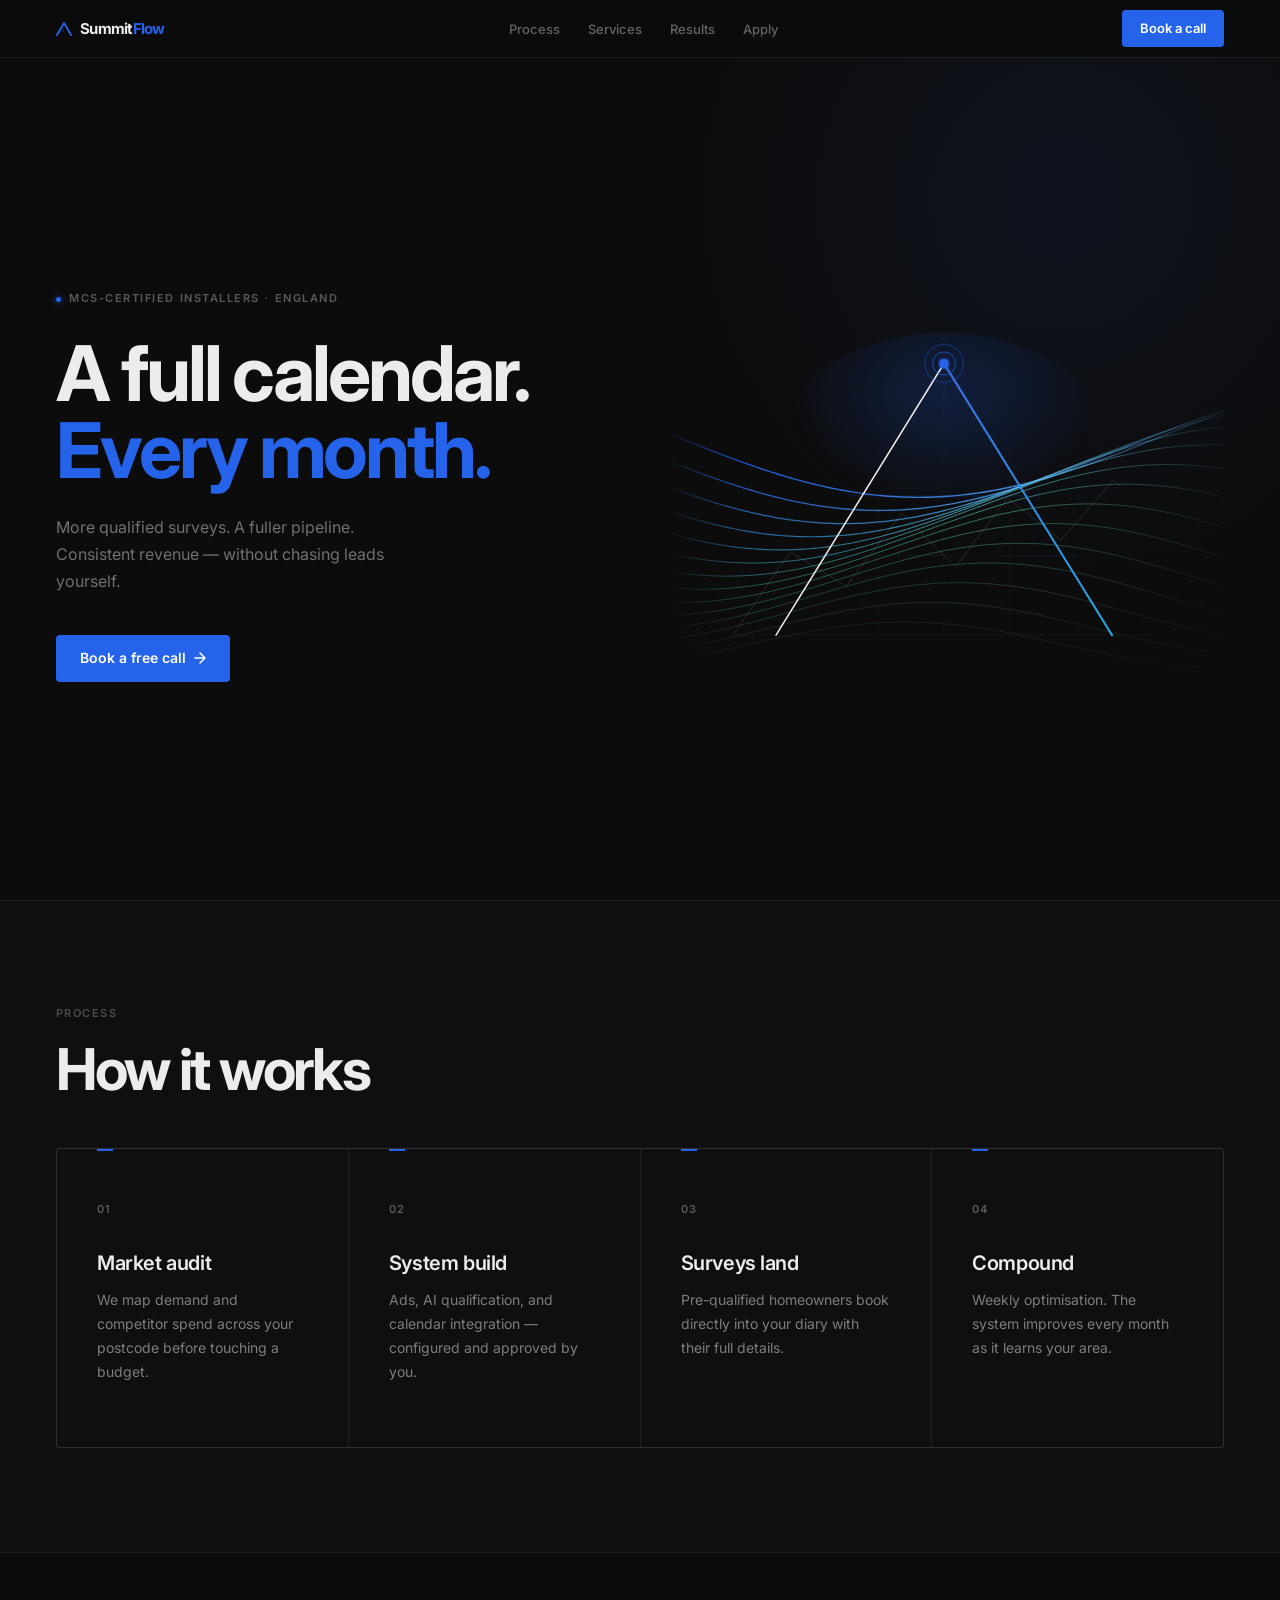
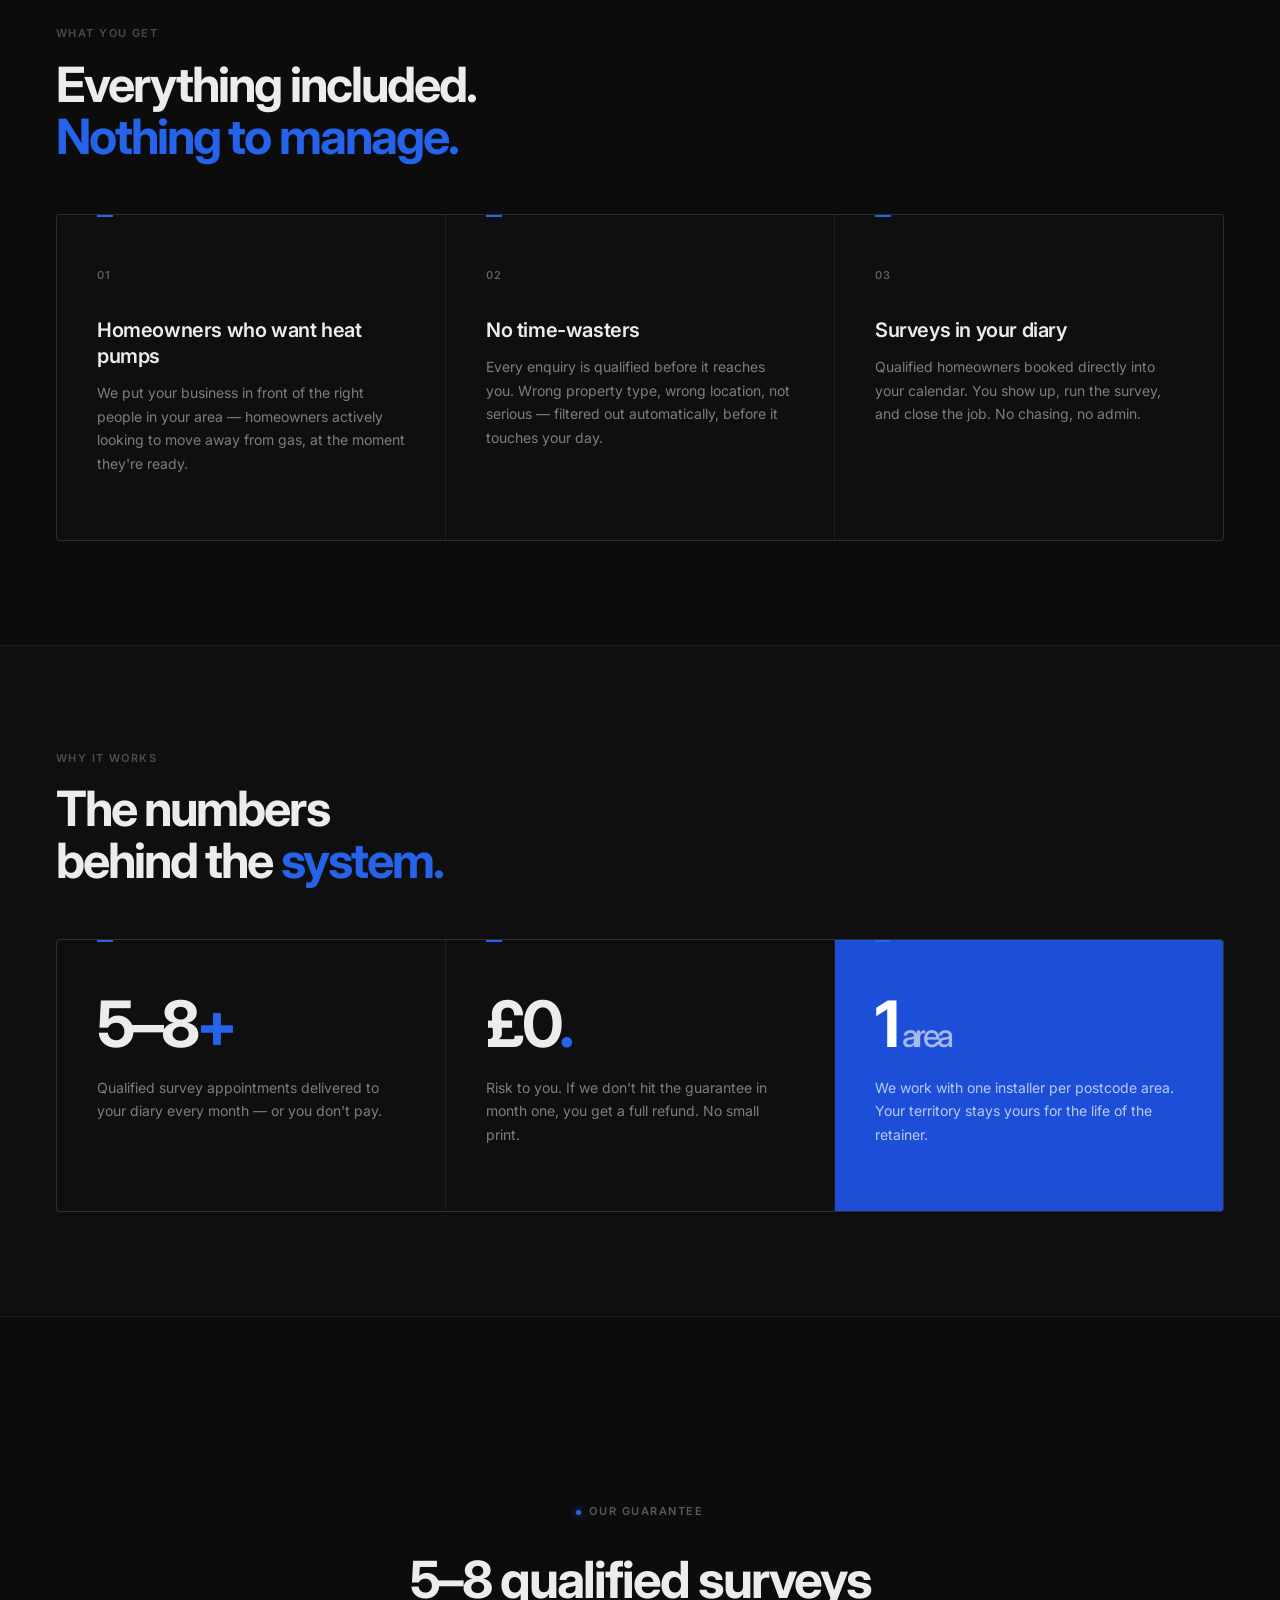
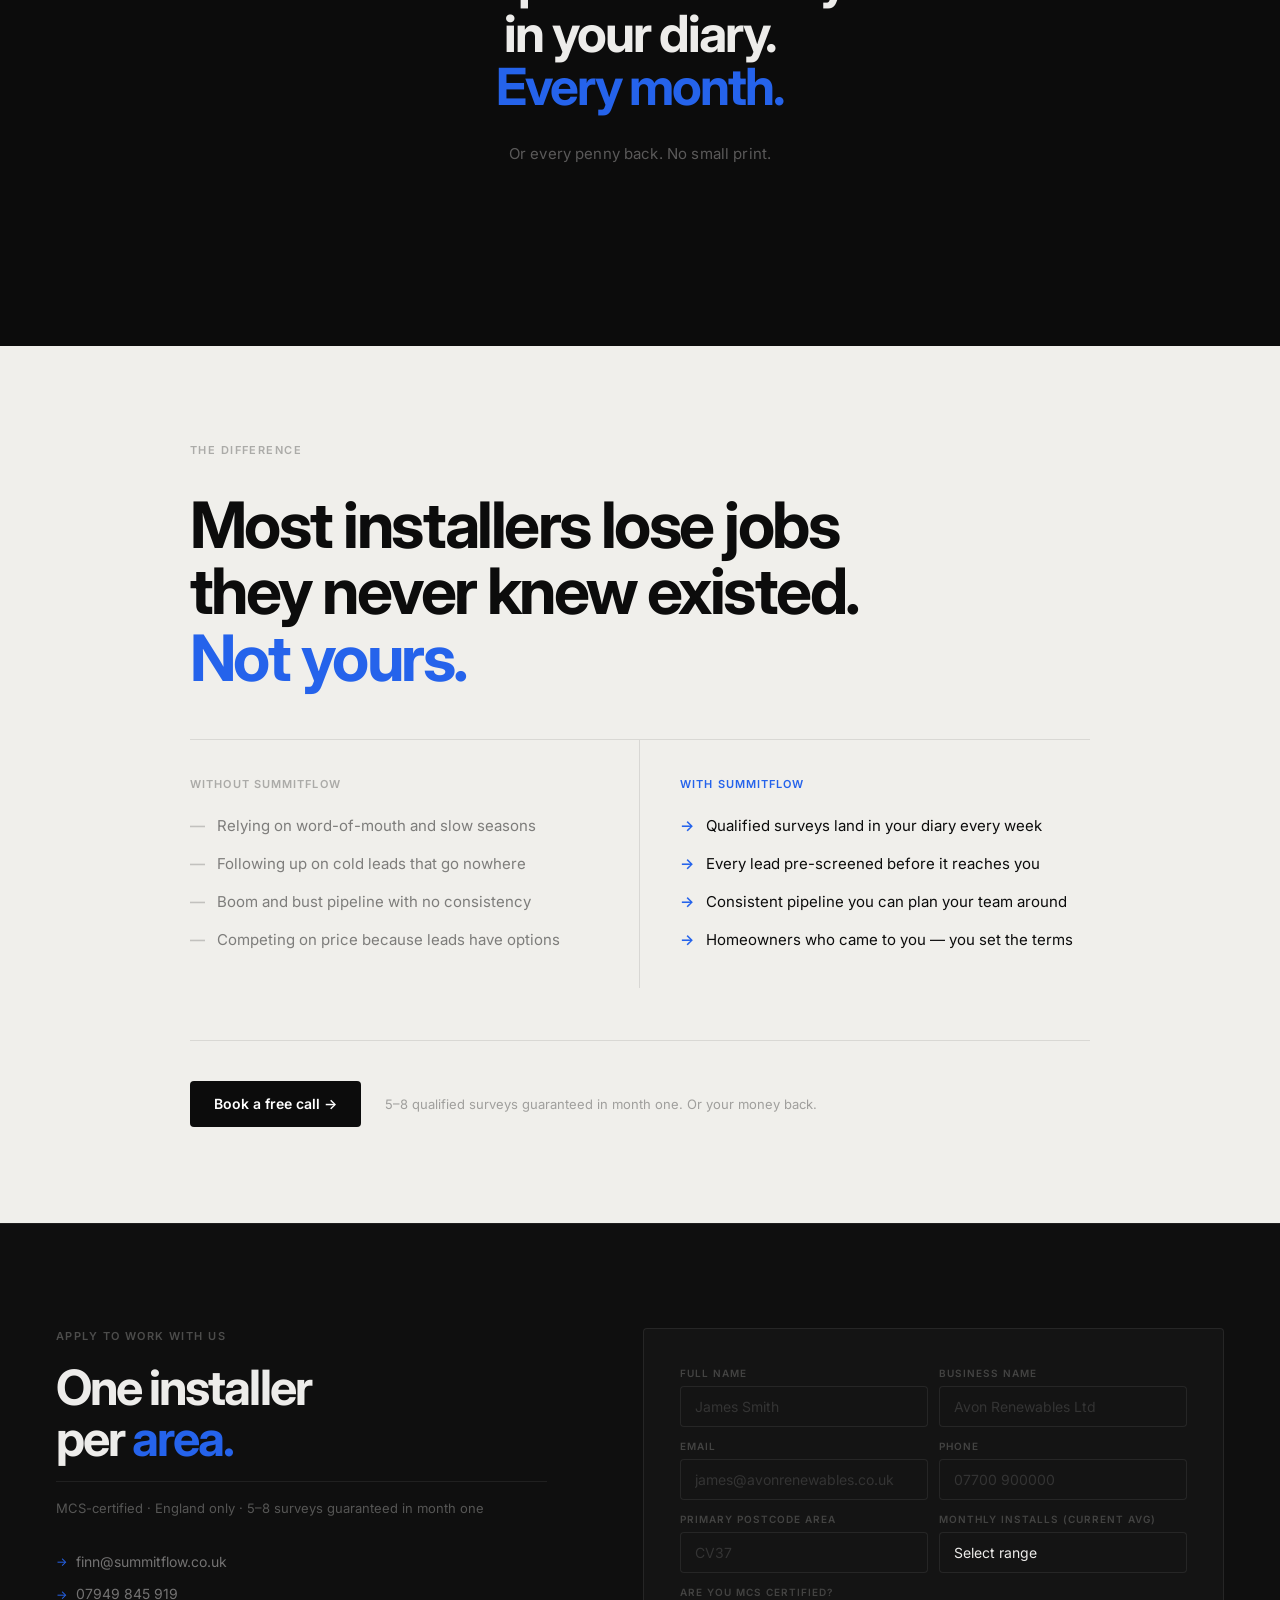
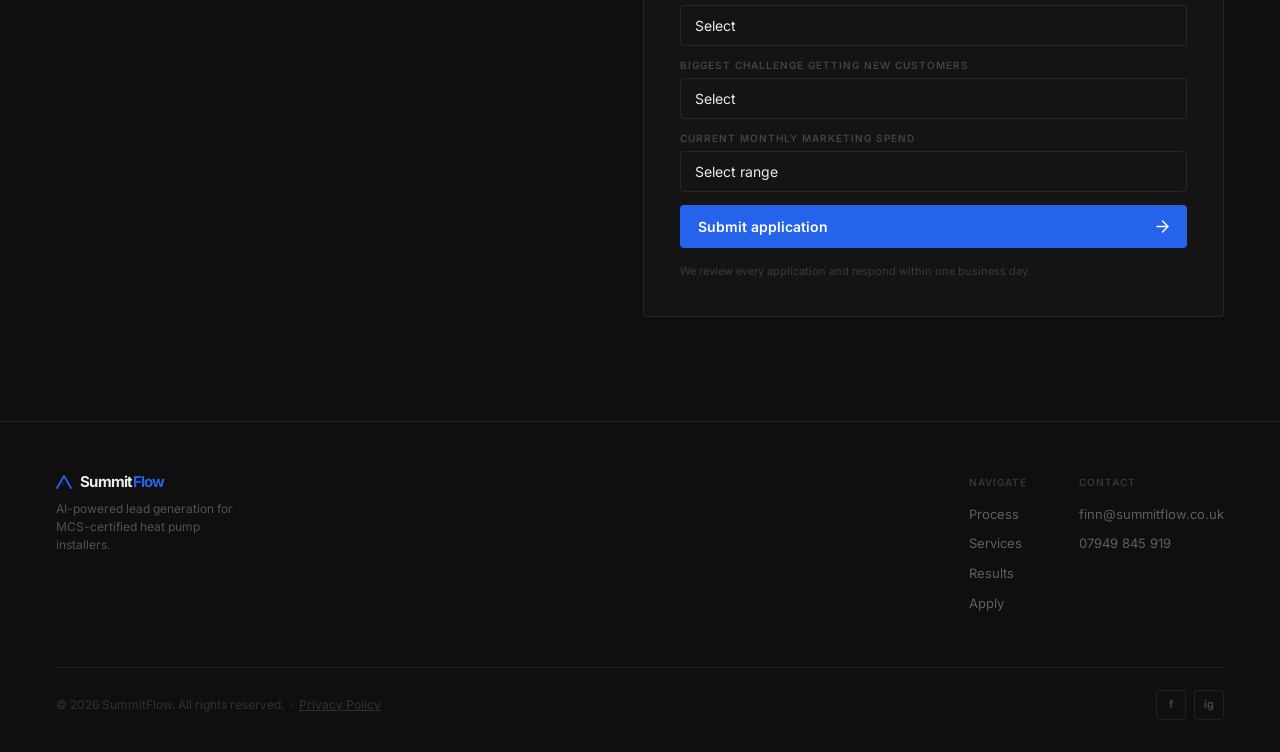
<file: summitflow_v16 (4).html>
<!DOCTYPE html>
<html lang="en">
<head>
<meta charset="UTF-8">
<meta name="viewport" content="width=device-width, initial-scale=1.0">
<title>SummitFlow — AI Lead Generation for Heat Pump Installers</title>
<link rel="preconnect" href="https://fonts.googleapis.com">
<link href="https://fonts.googleapis.com/css2?family=Inter:wght@300;400;500;600;700&display=swap" rel="stylesheet">
<style>
*,*::before,*::after{margin:0;padding:0;box-sizing:border-box;}
html{scroll-behavior:smooth;background:#0C0C0C;color:#EDECEA;}
body{background:#0C0C0C;color:#EDECEA;font-family:'Inter',system-ui,sans-serif;font-weight:400;line-height:1.6;overflow-x:hidden;-webkit-font-smoothing:antialiased;min-height:100vh;}

/* ── LOGO ── */
.logo{display:flex;align-items:center;gap:8px;text-decoration:none;user-select:none;flex-shrink:0;}
.logo svg{width:16px;height:16px;flex-shrink:0;}
.logo-t{font-size:15px;font-weight:700;letter-spacing:-0.05em;color:#EDECEA;line-height:1;}
.logo-t span{color:#2563EB;}

/* ── NAV ── */
.nav{
  position:fixed;top:0;left:0;right:0;z-index:200;
  height:58px;padding:0 56px;
  display:flex;align-items:center;justify-content:space-between;
  background:rgba(12,12,12,0.92);
  backdrop-filter:blur(16px);-webkit-backdrop-filter:blur(16px);
  border-bottom:1px solid rgba(255,255,255,0.07);
}
.nav-links{list-style:none;display:flex;gap:28px;}
.nav-links a{font-size:13px;font-weight:500;color:rgba(237,236,234,0.4);text-decoration:none;transition:color .15s;}
.nav-links a:hover{color:#EDECEA;}
.nav-cta{font-size:13px;font-weight:600;background:#2563EB;color:#fff;padding:8px 18px;border-radius:4px;text-decoration:none;transition:background .15s;}
.nav-cta:hover{background:#1D4ED8;}

.ham{display:none;background:none;border:none;cursor:pointer;flex-direction:column;gap:5px;align-items:flex-end;padding:4px;}
.ham span{display:block;height:1.5px;background:#EDECEA;border-radius:2px;transition:.25s;}
.ham span:nth-child(1){width:20px;}.ham span:nth-child(2){width:13px;}.ham span:nth-child(3){width:20px;}
.ham.open span:nth-child(1){width:20px;transform:translateY(6.5px) rotate(45deg);}
.ham.open span:nth-child(2){opacity:0;}
.ham.open span:nth-child(3){width:20px;transform:translateY(-6.5px) rotate(-45deg);}

.drawer{
  display:none;position:fixed;top:58px;left:0;right:0;
  background:#0C0C0C;border-bottom:1px solid rgba(255,255,255,0.07);
  padding:0 24px 24px;flex-direction:column;z-index:199;
  opacity:0;transform:translateY(-4px);transition:opacity .2s,transform .2s;pointer-events:none;
}
.drawer.open{opacity:1;transform:translateY(0);pointer-events:all;}
.drawer a{font-size:18px;font-weight:500;color:rgba(237,236,234,0.5);text-decoration:none;padding:14px 0;border-bottom:1px solid rgba(255,255,255,0.06);display:block;transition:color .15s;}
.drawer a:hover{color:#EDECEA;}
.drawer .d-cta{margin-top:20px;display:inline-flex;background:#2563EB;color:#fff;font-size:14px;font-weight:600;padding:13px 24px;border-radius:4px;text-decoration:none;border:none !important;align-items:center;justify-content:center;}

/* ════════════════════════════════
   HERO
════════════════════════════════ */
.hero{
  min-height:100vh;
  display:grid;
  grid-template-columns:1fr 1fr;
  align-items:center;
  gap:48px;
  padding:120px 56px 48px;
  background:#0C0C0C;
  position:relative;
  overflow:hidden;
}

.hero::before{
  content:'';
  position:absolute;
  top:-10%;right:-5%;
  width:55%;height:80%;
  background:radial-gradient(ellipse at 60% 40%, rgba(37,99,235,0.08) 0%, transparent 65%);
  pointer-events:none;
}

.hero-label{
  font-size:11px;font-weight:600;letter-spacing:0.14em;text-transform:uppercase;
  color:rgba(237,236,234,0.35);
  display:flex;align-items:center;gap:8px;
  margin-bottom:28px;
  opacity:0;animation:up .5s .05s cubic-bezier(.16,1,.3,1) forwards;
}
.hero-dot{width:5px;height:5px;border-radius:50%;background:#2563EB;box-shadow:0 0 7px rgba(37,99,235,.9);}

.hero-h1{
  font-size:clamp(52px,6vw,88px);
  font-weight:700;
  line-height:1.0;
  letter-spacing:-0.04em;
  color:#EDECEA;
  margin-bottom:24px;
  opacity:0;animation:up .6s .12s cubic-bezier(.16,1,.3,1) forwards;
}

.hero-h1 em{
  font-style:normal;
  color:#2563EB;
}

.hero-sub{
  font-size:16px;font-weight:400;
  color:rgba(237,236,234,0.45);
  max-width:380px;line-height:1.7;
  margin-bottom:40px;
  opacity:0;animation:up .6s .2s cubic-bezier(.16,1,.3,1) forwards;
}

.hero-btns{
  display:flex;align-items:center;gap:20px;
  opacity:0;animation:up .6s .28s cubic-bezier(.16,1,.3,1) forwards;
}

.btn-blue{
  display:inline-flex;align-items:center;gap:8px;
  background:#2563EB;color:#fff;
  font-size:14px;font-weight:600;
  padding:12px 24px;border-radius:4px;
  text-decoration:none;transition:background .15s,transform .15s;
  white-space:nowrap;
}
.btn-blue:hover{background:#1D4ED8;transform:translateY(-1px);}

.btn-text{font-size:13px;font-weight:500;color:rgba(237,236,234,0.3);text-decoration:none;transition:color .15s;}
.btn-text:hover{color:rgba(237,236,234,0.65);}

/* Mountain SVG */
.hero-fig{
  display:flex;align-items:center;justify-content:center;
  opacity:0;animation:fadeIn .8s .3s cubic-bezier(.16,1,.3,1) forwards;
}

.mtn{width:100%;max-width:480px;height:auto;}

/* Stroke-dashoffset draw animation */
.p{fill:none;stroke-linecap:round;stroke-linejoin:round;}
.p-main{stroke:#EDECEA;stroke-width:1.2;stroke-dasharray:850;stroke-dashoffset:850;animation:draw 1.4s .4s cubic-bezier(.65,0,.35,1) forwards;}
.p-back{stroke:rgba(237,236,234,0.15);stroke-width:.9;stroke-dasharray:600;stroke-dashoffset:600;animation:draw 1.1s .6s cubic-bezier(.65,0,.35,1) forwards;}
.p-ridge{stroke:#2563EB;stroke-width:1.4;stroke-dasharray:380;stroke-dashoffset:380;animation:draw 1s .9s cubic-bezier(.65,0,.35,1) forwards;}
.p-c1{stroke:rgba(37,99,235,0.3);stroke-width:.7;stroke-dasharray:280;stroke-dashoffset:280;animation:draw .7s 1.2s cubic-bezier(.65,0,.35,1) forwards;}
.p-c2{stroke:rgba(37,99,235,0.2);stroke-width:.6;stroke-dasharray:310;stroke-dashoffset:310;animation:draw .7s 1.32s cubic-bezier(.65,0,.35,1) forwards;}
.p-c3{stroke:rgba(37,99,235,0.12);stroke-width:.5;stroke-dasharray:340;stroke-dashoffset:340;animation:draw .7s 1.44s cubic-bezier(.65,0,.35,1) forwards;}
.p-horiz{stroke:rgba(237,236,234,0.07);stroke-width:.5;stroke-dasharray:520;stroke-dashoffset:520;animation:draw 1s .95s cubic-bezier(.65,0,.35,1) forwards;}
.p-vert{stroke:rgba(237,236,234,0.05);stroke-width:.5;stroke-dasharray:400;stroke-dashoffset:400;animation:draw .9s 1.55s cubic-bezier(.65,0,.35,1) forwards;}
.p-dot{fill:#2563EB;opacity:0;animation:pop .4s 1.7s cubic-bezier(.16,1,.3,1) forwards;}
.p-ring{fill:none;stroke:#2563EB;stroke-width:.8;opacity:0;animation:pop .5s 1.85s cubic-bezier(.16,1,.3,1) forwards;}
.p-ring2{opacity:0;animation:pop .6s 2s cubic-bezier(.16,1,.3,1) forwards;}

/* Wave field — all draw simultaneously, staggered slightly */
.wv{stroke-dasharray:900;stroke-dashoffset:900;}
.w1{animation:draw 1.2s 0.3s cubic-bezier(.4,0,.2,1) forwards;}
.w2{animation:draw 1.2s 0.38s cubic-bezier(.4,0,.2,1) forwards;}
.w3{animation:draw 1.2s 0.46s cubic-bezier(.4,0,.2,1) forwards;}
.w4{animation:draw 1.2s 0.54s cubic-bezier(.4,0,.2,1) forwards;}
.w5{animation:draw 1.2s 0.62s cubic-bezier(.4,0,.2,1) forwards;}
.w6{animation:draw 1.2s 0.70s cubic-bezier(.4,0,.2,1) forwards;}
.w7{animation:draw 1.2s 0.78s cubic-bezier(.4,0,.2,1) forwards;}
.w8{animation:draw 1.2s 0.86s cubic-bezier(.4,0,.2,1) forwards;}
.w9{animation:draw 1.2s 0.94s cubic-bezier(.4,0,.2,1) forwards;}
.w10{animation:draw 1.2s 1.02s cubic-bezier(.4,0,.2,1) forwards;}

@keyframes draw{to{stroke-dashoffset:0;}}
@keyframes pop{from{opacity:0;transform:scale(0);transform-origin:250px 100px;}to{opacity:1;transform:scale(1);transform-origin:250px 100px;}}

/* ════════════════════════════
   TICKER — MUCH MORE VISIBLE
════════════════════════════ */
.ticker{
  border-top:1px solid rgba(12,12,12,0.1);
  border-bottom:1px solid rgba(12,12,12,0.1);
  padding:0;overflow:hidden;
  background:#fff;
}
.ticker-inner{
  display:flex;
  align-items:center;
  padding:13px 0;
  border-top:none;
}
.ticker-track{display:flex;animation:scroll 34s linear infinite;width:max-content;align-items:center;}
@keyframes scroll{from{transform:translateX(0)}to{transform:translateX(-50%)}}

.ti{
  font-size:11px;font-weight:700;
  letter-spacing:0.12em;text-transform:uppercase;
  color:rgba(12,12,12,0.7);
  padding:0 28px;white-space:nowrap;
  display:flex;align-items:center;gap:28px;
}
.ti::after{content:'';display:inline-block;width:4px;height:4px;border-radius:50%;background:#2563EB;margin-left:0;}

/* ════════════════════════════
   SECTIONS
════════════════════════════ */
.s{padding:104px 56px;border-top:1px solid rgba(255,255,255,0.07);background:#0C0C0C;}
.s-alt{background:#0F0F0F;}
.s-white{background:#F0EFEB;color:#0C0C0C;border-top:none;}

.s-eyebrow{font-size:11px;font-weight:600;letter-spacing:0.13em;text-transform:uppercase;color:rgba(237,236,234,0.28);margin-bottom:16px;}
.s-white .s-eyebrow{color:rgba(12,12,12,0.3);}

.s-h2{font-size:clamp(32px,3.8vw,52px);font-weight:700;letter-spacing:-0.04em;line-height:1.06;color:#EDECEA;}
.s-white .s-h2{color:#0C0C0C;}
.s-h2 em{font-style:normal;color:#2563EB;}
.s-white .s-h2 em{color:#1D4ED8;}

/* ════════════════════════════
   PROCESS — 4 steps, short
════════════════════════════ */
.process-header{display:flex;align-items:flex-end;justify-content:space-between;gap:48px;margin-bottom:48px;}
.process-note{font-size:14px;font-weight:400;color:rgba(237,236,234,0.35);max-width:220px;line-height:1.6;}

.process-grid{
  display:grid;grid-template-columns:repeat(4,1fr);
  gap:1px;background:rgba(255,255,255,0.07);
  border:1px solid rgba(255,255,255,0.07);border-radius:4px;overflow:hidden;
}

.step{
  background:#0F0F0F;padding:52px 40px 64px;position:relative;
  transition:background .2s;
}
.step:hover{background:#131313;}
.step::before{content:'';position:absolute;top:0;left:40px;width:16px;height:2px;background:#2563EB;}
.step-n{display:block;font-size:11px;font-weight:600;letter-spacing:0.1em;color:rgba(237,236,234,0.35);margin-bottom:32px;}
.step-title{font-size:20px;font-weight:600;color:#EDECEA;letter-spacing:-0.02em;margin-bottom:12px;line-height:1.3;}
.step-body{font-size:14px;color:rgba(237,236,234,0.5);line-height:1.7;font-weight:400;}

/* ════════════════════════════
   COMBINED STATS + SERVICES
   Full-bleed, no padding wrapper.
   Stats left = editorial black column.
   Services right = clean white list.
════════════════════════════ */
.combined{
  display:grid;
  grid-template-columns:1fr 1fr;
  min-height:640px;
  border-top:1px solid rgba(12,12,12,0.09);
}

/* Left — dark background, big numbers */
.combined-stats{
  background:#0C0C0C;
  display:flex;
  flex-direction:column;
}

.cs-block{
  flex:1;
  padding:52px 56px;
  border-bottom:1px solid rgba(255,255,255,0.07);
  display:flex;
  flex-direction:column;
  justify-content:space-between;
  min-height:200px;
}

.cs-block:last-child{border-bottom:none;}

.cs-block--blue{
  background:#1D4ED8;
}

.cs-val{
  font-size:clamp(56px,5.8vw,82px);
  font-weight:700;
  letter-spacing:-0.05em;
  color:#EDECEA;
  line-height:1;
  margin-bottom:20px;
}

/* accent part of number — strong, not faded */
.cs-val span{color:#2563EB;}
.cs-val--blue{color:#fff;}
.cs-val--blue span{color:rgba(255,255,255,0.8);}

.cs-text{
  font-size:14px;
  font-weight:400;
  color:rgba(237,236,234,0.72);
  line-height:1.55;
  max-width:240px;
}

.cs-block--blue .cs-text{
  color:rgba(255,255,255,0.75);
}

/* Right — white, services list */
.combined-services{
  background:#F0EFEB;
  padding:56px 56px 56px 60px;
  display:flex;
  flex-direction:column;
  border-left:1px solid rgba(12,12,12,0.09);
}

.svc-list{
  display:flex;
  flex-direction:column;
  flex:1;
}

.svc{
  display:grid;
  grid-template-columns:32px 1fr;
  gap:16px;
  padding:22px 0;
  border-bottom:1px solid rgba(12,12,12,0.08);
  transition:padding-left .15s;
}
.svc:hover{padding-left:6px;}
.svc:first-child{border-top:1px solid rgba(12,12,12,0.08);}

.svc-n{font-size:11px;font-weight:600;color:rgba(37,99,235,0.65);letter-spacing:0.06em;padding-top:2px;}
.svc-title{font-size:14px;font-weight:700;color:#0C0C0C;letter-spacing:-0.02em;margin-bottom:4px;line-height:1.2;}
.svc-body{font-size:13px;color:rgba(12,12,12,0.52);line-height:1.55;}

/* btn-solid — used in combined services */
.btn-solid{
  display:inline-flex;align-items:center;gap:8px;
  background:#2563EB;color:#fff;
  font-size:13px;font-weight:600;
  padding:12px 22px;border-radius:4px;
  text-decoration:none;transition:background .15s;
  white-space:nowrap;align-self:flex-start;
}
.btn-solid:hover{background:#1D4ED8;}

@media(max-width:900px){
  .combined{grid-template-columns:1fr;}
  .cs-block{padding:40px 24px;min-height:auto;}
  .combined-services{padding:44px 24px;}
}

/* ── APPLY SECTION ── */
.apply-wrap{
  display:grid;
  grid-template-columns:1fr 1fr;
  gap:96px;
  align-items:start;
}

.apply-left-tag{
  display:inline-flex;
  align-items:center;
  gap:6px;
  font-size:11px;font-weight:600;letter-spacing:0.13em;text-transform:uppercase;
  color:rgba(237,236,234,0.3);
  margin-bottom:16px;
}

.apply-note{
  font-size:13px;
  font-weight:400;
  color:rgba(237,236,234,0.32);
  margin-top:16px;
  line-height:1.6;
  border-top:1px solid rgba(255,255,255,0.07);
  padding-top:16px;
}

.apply-right .form{
  background:#141414;
  border:1px solid rgba(255,255,255,0.08);
  border-radius:4px;
  padding:36px;
}

.c-links{display:flex;flex-direction:column;gap:10px;margin-top:32px;}
.c-link{font-size:14px;color:rgba(237,236,234,0.45);display:flex;align-items:center;gap:9px;}
.c-link a{color:rgba(237,236,234,0.45);text-decoration:none;transition:color .15s;}
.c-link a:hover{color:#EDECEA;}
.c-arr{color:#2563EB;font-size:12px;}

.form{display:flex;flex-direction:column;gap:11px;}
.form-row{display:grid;grid-template-columns:1fr 1fr;gap:11px;}
.field{display:flex;flex-direction:column;gap:5px;}
.field label{font-size:10px;font-weight:600;letter-spacing:0.1em;text-transform:uppercase;color:rgba(237,236,234,0.22);}
.field input,.field select{
  background:#141414;border:1px solid rgba(255,255,255,0.08);border-radius:4px;
  padding:11px 14px;font-size:14px;color:#EDECEA;
  font-family:'Inter',system-ui,sans-serif;font-weight:400;
  outline:none;transition:border-color .15s;appearance:none;-webkit-appearance:none;
}
.field input:focus,.field select:focus{border-color:rgba(37,99,235,0.5);}
.field input::placeholder{color:rgba(237,236,234,0.15);}
.field select option{background:#141414;}

.form-btn{
  display:flex;align-items:center;justify-content:space-between;
  background:#2563EB;color:#fff;border:none;border-radius:4px;
  padding:13px 18px;font-size:14px;font-weight:600;
  font-family:'Inter',system-ui,sans-serif;
  cursor:pointer;transition:background .15s;margin-top:2px;
}
.form-btn:hover{background:#1D4ED8;}
.form-note{font-size:11px;color:rgba(237,236,234,0.18);line-height:1.5;margin-top:4px;}

/* ════════════════════════════
   FOOTER
════════════════════════════ */
footer{background:#0F0F0F;border-top:1px solid rgba(255,255,255,0.07);padding:52px 56px 32px;}
.ft{display:flex;justify-content:space-between;align-items:flex-start;margin-bottom:44px;}
.f-tag{font-size:12px;color:rgba(237,236,234,0.3);margin-top:10px;max-width:200px;line-height:1.5;}
.f-cols{display:flex;gap:52px;}
.f-col-h{font-size:10px;font-weight:600;letter-spacing:0.1em;text-transform:uppercase;color:rgba(237,236,234,0.18);margin-bottom:14px;}
.f-col a{display:block;font-size:13px;color:rgba(237,236,234,0.36);text-decoration:none;margin-bottom:9px;transition:color .15s;}
.f-col a:hover{color:#EDECEA;}
.f-bot{display:flex;justify-content:space-between;align-items:center;padding-top:22px;border-top:1px solid rgba(255,255,255,0.06);}
.f-legal{font-size:12px;color:rgba(237,236,234,0.16);}
.f-soc{display:flex;gap:8px;}
.soc{width:30px;height:30px;border:1px solid rgba(255,255,255,0.08);border-radius:4px;display:flex;align-items:center;justify-content:center;color:rgba(237,236,234,0.26);text-decoration:none;font-size:11px;font-weight:600;transition:border-color .15s,color .15s;}
.soc:hover{border-color:rgba(37,99,235,0.4);color:#2563EB;}

/* ════════════════════════════
   ANIMATIONS
════════════════════════════ */
@keyframes up{from{opacity:0;transform:translateY(14px)}to{opacity:1;transform:translateY(0)}}
@keyframes fadeIn{from{opacity:0}to{opacity:1}}
.reveal{opacity:0;transform:translateY(18px);transition:opacity .65s cubic-bezier(.16,1,.3,1),transform .65s cubic-bezier(.16,1,.3,1);}
.reveal.in{opacity:1;transform:translateY(0);}
.d1{transition-delay:.06s}.d2{transition-delay:.12s}.d3{transition-delay:.18s}.d4{transition-delay:.24s}

@media(max-width:768px){
  .proof-grid{grid-template-columns:1fr 1fr !important;}
}
@media(max-width:480px){
  .proof-grid{grid-template-columns:1fr !important;}
}
@media(max-width:900px){
  .nav{padding:0 20px;}
  .nav-links,.nav-cta{display:none;}
  .ham{display:flex;}
  .drawer{display:flex;}
  .hero{grid-template-columns:1fr;padding:100px 20px 32px;min-height:100svh;gap:40px;}
  .hero-h1{font-size:clamp(48px,12vw,76px);}
  .hero-sub{font-size:15px;max-width:100%;}
  .hero-btns{flex-direction:column;align-items:flex-start;gap:12px;}
  .s{padding:72px 20px;}
  .s-white{padding:72px 20px;}
  .s-alt{padding:72px 20px;}
  .process-header{flex-direction:column;align-items:flex-start;gap:10px;margin-bottom:36px;}
  .process-grid{grid-template-columns:1fr;}
  .combined{grid-template-columns:1fr;}
  .cs-block{padding:40px 24px;min-height:auto;}
  .combined-services{padding:44px 24px;border-left:none;border-top:1px solid rgba(12,12,12,0.09);}
  .apply-wrap{grid-template-columns:1fr;gap:44px;}
  .apply-right .form{padding:24px;}
  .form-row{grid-template-columns:1fr;}
  footer{padding:44px 20px 28px;}
  .ft{flex-direction:column;gap:24px;margin-bottom:28px;}
  .f-cols{gap:28px;flex-wrap:wrap;}
  .f-bot{flex-direction:column;gap:10px;align-items:flex-start;}
}
@media(max-width:900px){
  .white-compare-grid{grid-template-columns:1fr !important;}
  .white-compare-left{border-right:none !important;padding-right:0 !important;border-bottom:1px solid rgba(12,12,12,0.1);padding-bottom:32px !important;}
  .white-compare-right{padding-left:0 !important;}
}
@media(max-width:480px){
  .hero-h1{font-size:clamp(42px,13vw,64px);}
  .btn-blue{width:100%;justify-content:center;}
}
/* ════════════════════════════
   GUARANTEE FULL-PAGE
════════════════════════════ */
.guarantee-full{
  min-height:70vh;
  background:#0C0C0C;
  border-top:1px solid rgba(255,255,255,0.07);
  display:flex;
  align-items:center;
  justify-content:center;
  text-align:center;
  padding:80px 24px;
}
.gf-inner{
  max-width:680px;
}
.gf-label{
  font-size:11px;font-weight:600;letter-spacing:0.14em;text-transform:uppercase;
  color:rgba(237,236,234,0.35);
  display:inline-flex;align-items:center;gap:8px;
  margin-bottom:32px;
}
.gf-dot{
  width:5px;height:5px;border-radius:50%;
  background:#2563EB;box-shadow:0 0 7px rgba(37,99,235,.9);
  display:inline-block;flex-shrink:0;
}
.gf-h{
  font-size:clamp(32px,4vw,58px);
  font-weight:700;
  letter-spacing:-0.04em;
  line-height:1.05;
  color:#EDECEA;
  margin-bottom:28px;
}
.gf-h em{
  font-style:normal;
  color:#2563EB;
}
.gf-sub{
  font-size:15px;
  font-weight:400;
  color:rgba(237,236,234,0.35);
  letter-spacing:0.01em;
}
@media(max-width:900px){
  .gf-h{font-size:clamp(28px,8vw,48px);}
}
</style>
</head>
<body style="background:#0C0C0C!important;color:#EDECEA!important;">

<!-- NAV -->
<nav class="nav">
  <a href="#" class="logo">
    <svg viewBox="0 0 16 16" fill="none">
      <path d="M1 14L8 2L15 14" stroke="#2563EB" stroke-width="1.8" stroke-linecap="round" stroke-linejoin="round"/>
      <path d="M0 14L5 7L7.5 10.5" stroke="rgba(37,99,235,0.3)" stroke-width="1.3" stroke-linecap="round" stroke-linejoin="round"/>
    </svg>
    <span class="logo-t">Summit<span>Flow</span></span>
  </a>
  <ul class="nav-links">
    <li><a href="#process">Process</a></li>
    <li><a href="#services">Services</a></li>
    <li><a href="#results">Results</a></li>
    <li><a href="#contact">Apply</a></li>
  </ul>
  <a href="https://calendly.com/finn-summitflow" target="_blank" class="nav-cta">Book a call</a>
  <button class="ham" id="ham"><span></span><span></span><span></span></button>
</nav>

<nav class="drawer" id="drawer">
  <a href="#process" onclick="closeD()">Process</a>
  <a href="#services" onclick="closeD()">Services</a>
  <a href="#results" onclick="closeD()">Results</a>
  <a href="#contact" onclick="closeD()">Apply</a>
  <a href="https://calendly.com/finn-summitflow" target="_blank" class="d-cta" onclick="closeD()">Book a call &#x2192;</a>
</nav>

<!-- ══════ HERO ══════ -->
<section class="hero">
  <div>
    <div class="hero-label">
      <div class="hero-dot"></div>
      MCS-Certified Installers · England
    </div>

    <h1 class="hero-h1">A full calendar.<br><em>Every month.</em></h1>

    <p class="hero-sub">
      More qualified surveys. A fuller pipeline. Consistent revenue — without chasing leads yourself.
    </p>

    <div class="hero-btns">
      <a href="https://calendly.com/finn-summitflow" target="_blank" class="btn-blue">
        Book a free call
        <svg width="12" height="12" viewBox="0 0 12 12" fill="none"><path d="M1 6h10M6 1l5 5-5 5" stroke="currentColor" stroke-width="1.5" stroke-linecap="round" stroke-linejoin="round"/></svg>
      </a>
    </div>
  </div>

  <!-- Hero figure: wave field sweeps right half, mountain sits in front -->
  <div class="hero-fig" style="position:relative;overflow:hidden;border-radius:2px;">

    <!-- Wave canvas: full bleed behind the mountain -->
    <canvas id="waveCanvas" style="position:absolute;inset:0;width:100%;height:100%;"></canvas>

    <!-- Mountain SVG on top -->
    <svg class="mtn" viewBox="0 0 500 380" fill="none" xmlns="http://www.w3.org/2000/svg" style="position:relative;z-index:2;">
      <defs>
        <linearGradient id="ridgeGrad" x1="0" y1="0" x2="1" y2="1">
          <stop offset="0%" stop-color="#2563EB"/>
          <stop offset="100%" stop-color="#0EA5E9"/>
        </linearGradient>
        <radialGradient id="peakGlow" cx="50%" cy="25%" r="45%">
          <stop offset="0%" stop-color="#2563EB" stop-opacity="0.2"/>
          <stop offset="100%" stop-color="#2563EB" stop-opacity="0"/>
        </radialGradient>
        <filter id="sf">
          <feGaussianBlur stdDeviation="3" result="b"/>
          <feMerge><feMergeNode in="b"/><feMergeNode in="SourceGraphic"/></feMerge>
        </filter>
      </defs>

      <!-- soft glow field -->
      <ellipse cx="250" cy="160" rx="180" ry="130" fill="url(#peakGlow)"/>

      <!-- horizon -->
      <line class="p p-horiz" x1="30" y1="345" x2="470" y2="345"/>
      <!-- background ridge -->
      <polyline class="p p-back" points="30,345 90,258 148,294 206,218 262,274 316,202 372,246 426,184 470,212 470,345"/>
      <!-- main mountain — thicker, more presence -->
      <polyline class="p p-main" style="stroke-width:1.6;" points="75,345 250,62 425,345"/>
      <!-- right ridge gradient -->
      <line x1="250" y1="62" x2="425" y2="345" stroke="url(#ridgeGrad)" stroke-width="1.8" stroke-linecap="round"/>
      <!-- contours -->
      <line class="p p-c1" x1="150" y1="200" x2="350" y2="200"/>
      <line class="p p-c2" x1="113" y1="262" x2="387" y2="262"/>
      <line class="p p-c3" x1="76"  y1="322" x2="424" y2="322"/>
      <!-- verticals -->
      <line class="p p-vert" x1="250" y1="62" x2="250" y2="345"/>
      <line class="p p-vert" x1="182" y1="148" x2="182" y2="345" style="animation-delay:1.6s"/>
      <line class="p p-vert" x1="318" y1="148" x2="318" y2="345" style="animation-delay:1.65s"/>
      <!-- summit -->
      <circle class="p-dot" cx="250" cy="62" r="5" fill="url(#ridgeGrad)" filter="url(#sf)"/>
      <circle class="p-ring" cx="250" cy="62" r="12"/>
      <circle class="p-ring2" cx="250" cy="62" r="20" stroke="#2563EB" stroke-width="0.5" fill="none"/>
    </svg>
  </div>
</section>

<script>
(function(){
  const canvas = document.getElementById('waveCanvas');
  if(!canvas) return;
  const ctx = canvas.getContext('2d');
  let W, H, progress = 0, raf;
  const WAVE_COUNT = 14;

  // Each wave: y offset at left edge, amplitude, frequency, phase, color
  const waves = Array.from({length: WAVE_COUNT}, (_, i) => ({
    yBase: 0.35 + i * 0.045,   // fractional y start on left
    amp: 0.18 - i * 0.009,     // amplitude as fraction of height
    freq: 1.1 + i * 0.05,
    phase: i * 0.18,
    // Colour: blue -> cyan gradient across wave index
    r: Math.round(37 + i * 4),
    g: Math.round(99 + i * 12),
    b: Math.round(235 - i * 8),
    opacity: 0.85 - i * 0.045,
    width: 1.4 - i * 0.08,
  }));

  function resize() {
    const rect = canvas.parentElement.getBoundingClientRect();
    W = canvas.width  = rect.width  * devicePixelRatio;
    H = canvas.height = rect.height * devicePixelRatio;
    canvas.style.width  = rect.width  + 'px';
    canvas.style.height = rect.height + 'px';
  }

  function drawWaves(p) {
    ctx.clearRect(0, 0, W, H);
    waves.forEach((w, i) => {
      const pts = [];
      const STEPS = 120;
      for (let s = 0; s <= STEPS; s++) {
        const t = s / STEPS;
        const x = t * W;
        // S-curve: sine wave that shifts as it travels right
        const y = (w.yBase * H) + Math.sin(t * Math.PI * w.freq + w.phase) * w.amp * H;
        pts.push([x, y]);
      }

      // Draw only up to progress
      const endIdx = Math.floor(p * pts.length);
      if(endIdx < 2) return;

      ctx.beginPath();
      ctx.moveTo(pts[0][0], pts[0][1]);
      for(let j = 1; j < endIdx; j++) {
        const [x1,y1] = pts[j-1], [x2,y2] = pts[j];
        ctx.lineTo(x2, y2);
      }

      // Gradient along the path
      const grad = ctx.createLinearGradient(0, 0, W, 0);
      grad.addColorStop(0,   `rgba(${w.r},${w.g},${w.b},0)`);
      grad.addColorStop(0.15, `rgba(${w.r},${w.g},${w.b},${w.opacity})`);
      grad.addColorStop(0.6,  `rgba(${Math.min(w.r+40,255)},${Math.min(w.g+60,255)},${Math.min(w.b+20,255)},${w.opacity})`);
      grad.addColorStop(1,   `rgba(${Math.min(w.r+60,255)},${Math.min(w.g+80,255)},255,0.05)`);

      ctx.strokeStyle = grad;
      ctx.lineWidth   = (w.width * devicePixelRatio);
      ctx.lineCap     = 'round';
      ctx.lineJoin    = 'round';
      ctx.stroke();
    });
  }

  function animate(ts) {
    if(!animate.start) animate.start = ts;
    const elapsed = ts - animate.start;
    progress = Math.min(elapsed / 1400, 1); // 1.4s draw-in
    drawWaves(progress);
    if(progress < 1) raf = requestAnimationFrame(animate);
  }

  window.addEventListener('resize', () => { resize(); drawWaves(progress); });
  resize();
  // Start after brief delay so mountain starts drawing first
  setTimeout(() => requestAnimationFrame(animate), 200);
})();
</script>


<!-- ══════ PROCESS ══════ -->
<section class="s s-alt" id="process">
  <div class="process-header reveal">
    <div>
      <p class="s-eyebrow">Process</p>
      <h2 class="s-h2" style="font-size:clamp(40px,4.5vw,64px);">How it works</h2>
    </div>

  </div>
  <div class="process-grid">
    <div class="step reveal d1">
      <span class="step-n">01</span>
      <h3 class="step-title">Market audit</h3>
      <p class="step-body">We map demand and competitor spend across your postcode before touching a budget.</p>
    </div>
    <div class="step reveal d2">
      <span class="step-n">02</span>
      <h3 class="step-title">System build</h3>
      <p class="step-body">Ads, AI qualification, and calendar integration — configured and approved by you.</p>
    </div>
    <div class="step reveal d3">
      <span class="step-n">03</span>
      <h3 class="step-title">Surveys land</h3>
      <p class="step-body">Pre-qualified homeowners book directly into your diary with their full details.</p>
    </div>
    <div class="step reveal d4">
      <span class="step-n">04</span>
      <h3 class="step-title">Compound</h3>
      <p class="step-body">Weekly optimisation. The system improves every month as it learns your area.</p>
    </div>
  </div>
</section>

<!-- ══════ SERVICES ══════ -->
<section class="s" id="services" style="padding-top:72px;">
  <p class="s-eyebrow reveal">What you get</p>
  <h2 class="s-h2 reveal" style="margin-bottom:52px;">Everything included.<br><em>Nothing to manage.</em></h2>
  <div class="process-grid" style="grid-template-columns:repeat(3,1fr);">
    <div class="step reveal d1">
      <span class="step-n">01</span>
      <h3 class="step-title">Homeowners who want heat pumps</h3>
      <p class="step-body">We put your business in front of the right people in your area — homeowners actively looking to move away from gas, at the moment they're ready.</p>
    </div>
    <div class="step reveal d2">
      <span class="step-n">02</span>
      <h3 class="step-title">No time-wasters</h3>
      <p class="step-body">Every enquiry is qualified before it reaches you. Wrong property type, wrong location, not serious — filtered out automatically, before it touches your day.</p>
    </div>
    <div class="step reveal d3">
      <span class="step-n">03</span>
      <h3 class="step-title">Surveys in your diary</h3>
      <p class="step-body">Qualified homeowners booked directly into your calendar. You show up, run the survey, and close the job. No chasing, no admin.</p>
    </div>
  </div>
</section>

<!-- ══════ RESULTS ══════ -->
<section class="s s-alt" id="results">
  <p class="s-eyebrow reveal">Why it works</p>
  <h2 class="s-h2 reveal" style="margin-bottom:52px;">The numbers<br>behind the <em>system.</em></h2>
  <div style="display:grid;grid-template-columns:repeat(3,1fr);gap:1px;background:rgba(255,255,255,0.07);border:1px solid rgba(255,255,255,0.07);border-radius:4px;overflow:hidden;">
    <div class="step reveal d1" style="padding:52px 40px 64px;">
      <span style="display:block;font-size:clamp(48px,5vw,72px);font-weight:700;letter-spacing:-0.05em;color:#EDECEA;line-height:1;margin-bottom:20px;">5&#x2013;8<span style="color:#2563EB;">+</span></span>
      <p style="font-size:14px;color:rgba(237,236,234,0.5);line-height:1.7;">Qualified survey appointments delivered to your diary every month &#x2014; or you don't pay.</p>
    </div>
    <div class="step reveal d2" style="padding:52px 40px 64px;">
      <span style="display:block;font-size:clamp(48px,5vw,72px);font-weight:700;letter-spacing:-0.05em;color:#EDECEA;line-height:1;margin-bottom:20px;">&#xA3;0<span style="color:#2563EB;">.</span></span>
      <p style="font-size:14px;color:rgba(237,236,234,0.5);line-height:1.7;">Risk to you. If we don't hit the guarantee in month one, you get a full refund. No small print.</p>
    </div>
    <div class="step reveal d3" style="padding:52px 40px 64px;background:#1D4ED8;">
      <span style="display:block;font-size:clamp(48px,5vw,72px);font-weight:700;letter-spacing:-0.05em;color:#fff;line-height:1;margin-bottom:20px;">1<span style="color:rgba(255,255,255,0.6);font-size:32px;font-weight:500;"> area</span></span>
      <p style="font-size:14px;color:rgba(255,255,255,0.7);line-height:1.7;">We work with one installer per postcode area. Your territory stays yours for the life of the retainer.</p>
    </div>
  </div>
</section>


<!-- ══════ GUARANTEE STATEMENT ══════ -->
<section class="guarantee-full">
  <div class="gf-inner reveal">
    <p class="gf-label"><span class="gf-dot"></span>Our guarantee</p>
    <h2 class="gf-h">5–8 qualified surveys<br>in your diary.<br><em>Every month.</em></h2>
    <p class="gf-sub">Or every penny back. No small print.</p>
  </div>
</section>


<!-- ══════ WHITE BREAK ══════ -->
<section class="s-white" style="padding:96px 56px;">
  <div style="max-width:900px;margin:0 auto;">
    <p style="font-size:11px;font-weight:600;letter-spacing:0.13em;text-transform:uppercase;color:rgba(12,12,12,0.3);margin-bottom:32px;" class="reveal">The difference</p>
    <h2 style="font-size:clamp(36px,5vw,72px);font-weight:700;letter-spacing:-0.04em;line-height:1.04;color:#0C0C0C;margin-bottom:48px;" class="reveal">Most installers lose jobs<br>they never knew existed.<br><span style="color:#2563EB;">Not yours.</span></h2>
    <div style="display:grid;grid-template-columns:1fr 1fr;gap:0;border-top:1px solid rgba(12,12,12,0.1);" class="reveal">
      <div style="padding:36px 40px 36px 0;border-right:1px solid rgba(12,12,12,0.1);">
        <p style="font-size:11px;font-weight:600;letter-spacing:0.1em;text-transform:uppercase;color:rgba(12,12,12,0.3);margin-bottom:20px;">Without SummitFlow</p>
        <div style="display:flex;flex-direction:column;gap:14px;">
          <p style="font-size:15px;color:rgba(12,12,12,0.5);display:flex;gap:12px;align-items:flex-start;"><span style="color:rgba(12,12,12,0.2);font-weight:600;">&#x2014;</span>Relying on word-of-mouth and slow seasons</p>
          <p style="font-size:15px;color:rgba(12,12,12,0.5);display:flex;gap:12px;align-items:flex-start;"><span style="color:rgba(12,12,12,0.2);font-weight:600;">&#x2014;</span>Following up on cold leads that go nowhere</p>
          <p style="font-size:15px;color:rgba(12,12,12,0.5);display:flex;gap:12px;align-items:flex-start;"><span style="color:rgba(12,12,12,0.2);font-weight:600;">&#x2014;</span>Boom and bust pipeline with no consistency</p>
          <p style="font-size:15px;color:rgba(12,12,12,0.5);display:flex;gap:12px;align-items:flex-start;"><span style="color:rgba(12,12,12,0.2);font-weight:600;">&#x2014;</span>Competing on price because leads have options</p>
        </div>
      </div>
      <div style="padding:36px 0 36px 40px;">
        <p style="font-size:11px;font-weight:600;letter-spacing:0.1em;text-transform:uppercase;color:#2563EB;margin-bottom:20px;">With SummitFlow</p>
        <div style="display:flex;flex-direction:column;gap:14px;">
          <p style="font-size:15px;color:#0C0C0C;display:flex;gap:12px;align-items:flex-start;"><span style="color:#2563EB;font-weight:600;">&#x2192;</span>Qualified surveys land in your diary every week</p>
          <p style="font-size:15px;color:#0C0C0C;display:flex;gap:12px;align-items:flex-start;"><span style="color:#2563EB;font-weight:600;">&#x2192;</span>Every lead pre-screened before it reaches you</p>
          <p style="font-size:15px;color:#0C0C0C;display:flex;gap:12px;align-items:flex-start;"><span style="color:#2563EB;font-weight:600;">&#x2192;</span>Consistent pipeline you can plan your team around</p>
          <p style="font-size:15px;color:#0C0C0C;display:flex;gap:12px;align-items:flex-start;"><span style="color:#2563EB;font-weight:600;">&#x2192;</span>Homeowners who came to you — you set the terms</p>
        </div>
      </div>
    </div>
    <div style="margin-top:52px;padding-top:40px;border-top:1px solid rgba(12,12,12,0.1);display:flex;align-items:center;gap:24px;flex-wrap:wrap;" class="reveal">
      <a href="https://calendly.com/finn-summitflow" target="_blank" style="display:inline-flex;align-items:center;gap:8px;background:#0C0C0C;color:#fff;font-size:14px;font-weight:600;padding:12px 24px;border-radius:4px;text-decoration:none;transition:background .15s;" onmouseover="this.style.background='#2563EB'" onmouseout="this.style.background='#0C0C0C'">Book a free call &#x2192;</a>
      <p style="font-size:13px;color:rgba(12,12,12,0.35);">5–8 qualified surveys guaranteed in month one. Or your money back.</p>
    </div>
  </div>
</section>

<!-- ══════ APPLY — full-width dark, simple form ══════ -->
<section class="s s-alt" id="contact">
  <div class="apply-wrap">

    <div class="apply-left reveal">
      <p class="s-eyebrow">Apply to work with us</p>
      <h2 class="s-h2" style="margin-top:12px;margin-bottom:0;">One installer<br>per <em>area.</em></h2>
      <p class="apply-note">MCS-certified · England only · 5–8 surveys guaranteed in month one</p>
      <div class="c-links">
        <div class="c-link"><span class="c-arr">→</span><a href="mailto:finn@summitflow.co.uk">finn@summitflow.co.uk</a></div>
        <div class="c-link"><span class="c-arr">→</span><a href="tel:07949845919">07949 845 919</a></div>
      </div>
    </div>

    <div class="apply-right reveal d2">
      <form class="form" id="cform" action="https://formspree.io/f/YOUR_FORM_ID" method="POST">
        <div class="form-row">
          <div class="field"><label>Full name</label><input type="text" name="full_name" placeholder="James Smith"></div>
          <div class="field"><label>Business name</label><input type="text" name="business_name" placeholder="Avon Renewables Ltd"></div>
        </div>
        <div class="form-row">
          <div class="field"><label>Email</label><input type="email" name="email" placeholder="james@avonrenewables.co.uk"></div>
          <div class="field"><label>Phone</label><input type="tel" name="phone" placeholder="07700 900000"></div>
        </div>
        <div class="form-row">
          <div class="field"><label>Primary postcode area</label><input type="text" name="postcode_area" placeholder="CV37"></div>
          <div class="field">
            <label>Monthly installs (current avg)</label>
            <select name="monthly_installs">
              <option value="" disabled selected>Select range</option>
              <option>0–2 per month</option>
              <option>3–5 per month</option>
              <option>6–10 per month</option>
              <option>10+ per month</option>
            </select>
          </div>
        </div>
        <div class="field">
          <label>Are you MCS certified?</label>
          <select name="mcs_certified">
            <option value="" disabled selected>Select</option>
            <option>Yes — fully certified</option>
            <option>In progress</option>
            <option>No</option>
          </select>
        </div>
        <div class="field">
          <label>Biggest challenge getting new customers</label>
          <select name="biggest_challenge">
            <option value="" disabled selected>Select</option>
            <option>Not enough leads coming in</option>
            <option>Leads aren't qualified enough</option>
            <option>Inconsistent pipeline month to month</option>
            <option>Too much time spent on admin / follow-up</option>
            <option>Other</option>
          </select>
        </div>
        <div class="field">
          <label>Current monthly marketing spend</label>
          <select name="marketing_spend">
            <option value="" disabled selected>Select range</option>
            <option>£0 — not currently running ads</option>
            <option>£500–£1,000/month</option>
            <option>£1,000–£2,500/month</option>
            <option>£2,500+/month</option>
          </select>
        </div>
        <button type="submit" class="form-btn">
          Submit application
          <svg width="13" height="13" viewBox="0 0 13 13" fill="none"><path d="M1 6.5h11M6.5 1l5.5 5.5-5.5 5.5" stroke="currentColor" stroke-width="1.5" stroke-linecap="round" stroke-linejoin="round"/></svg>
        </button>
        <p class="form-note">We review every application and respond within one business day.</p>
      </form>
    </div>

  </div>
</section>

<!-- FOOTER -->
<footer>
  <div class="ft">
    <div>
      <a href="#" class="logo">
        <svg viewBox="0 0 16 16" fill="none">
          <path d="M1 14L8 2L15 14" stroke="#2563EB" stroke-width="1.8" stroke-linecap="round" stroke-linejoin="round"/>
          <path d="M0 14L5 7L7.5 10.5" stroke="rgba(37,99,235,0.3)" stroke-width="1.3" stroke-linecap="round" stroke-linejoin="round"/>
        </svg>
        <span class="logo-t">Summit<span>Flow</span></span>
      </a>
      <p class="f-tag">AI-powered lead generation for MCS-certified heat pump installers.</p>
    </div>
    <div class="f-cols">
      <div class="f-col">
        <p class="f-col-h">Navigate</p>
        <a href="#process">Process</a>
        <a href="#services">Services</a>
        <a href="#results">Results</a>
        <a href="#contact">Apply</a>
      </div>
      <div class="f-col">
        <p class="f-col-h">Contact</p>
        <a href="mailto:finn@summitflow.co.uk">finn@summitflow.co.uk</a>
        <a href="tel:07949845919">07949 845 919</a>
      </div>
    </div>
  </div>
  <div class="f-bot">
    <p class="f-legal">© 2026 SummitFlow. All rights reserved. &nbsp;·&nbsp; <a href="/privacy.html" style="color:rgba(237,236,234,0.16);text-decoration:underline;transition:color .15s;" onmouseover="this.style.color='rgba(237,236,234,0.5)'" onmouseout="this.style.color='rgba(237,236,234,0.16)'">Privacy Policy</a></p>
    <div class="f-soc">
      <a href="https://www.facebook.com/profile.php?id=61572411691102" class="soc" target="_blank">f</a>
      <a href="https://www.instagram.com/summitflow.ai/" class="soc" target="_blank">ig</a>
    </div>
  </div>
</footer>

<script>
const ham=document.getElementById('ham'),drawer=document.getElementById('drawer');
ham.addEventListener('click',()=>{const o=ham.classList.toggle('open');drawer.classList.toggle('open',o);document.body.style.overflow=o?'hidden':'';});
function closeD(){ham.classList.remove('open');drawer.classList.remove('open');document.body.style.overflow='';}
document.addEventListener('click',e=>{if(drawer.classList.contains('open')&&!drawer.contains(e.target)&&!ham.contains(e.target))closeD();});

const io=new IntersectionObserver(ee=>{ee.forEach(e=>{if(e.isIntersecting){e.target.classList.add('in');io.unobserve(e.target);}});},{threshold:.06,rootMargin:'0px 0px -20px 0px'});
document.querySelectorAll('.reveal').forEach(el=>io.observe(el));

document.getElementById('cform').addEventListener('submit',async function(e){
  e.preventDefault();
  const b=e.target.querySelector('.form-btn');
  const orig=b.innerHTML;
  b.innerHTML='Sending...';
  b.disabled=true;
  b.style.opacity='0.7';
  try{
    const data=new FormData(e.target);
    const res=await fetch(e.target.action,{method:'POST',body:data,headers:{Accept:'application/json'}});
    if(res.ok){
      b.innerHTML="Sent — we'll be in touch within one business day.";
      b.style.cssText="background:rgba(37,99,235,.08);color:#2563EB;border:1px solid rgba(37,99,235,.18);border-radius:4px;padding:13px 18px;font-size:14px;font-weight:600;font-family:'Inter',system-ui,sans-serif;width:100%;cursor:default;text-align:left;opacity:1;";
      e.target.reset();
    }else{
      b.innerHTML=orig;
      b.disabled=false;
      b.style.opacity='1';
      alert('Something went wrong. Please email finn@summitflow.co.uk directly.');
    }
  }catch(err){
    b.innerHTML=orig;
    b.disabled=false;
    b.style.opacity='1';
    alert('Something went wrong. Please email finn@summitflow.co.uk directly.');
  }
});
</script>
</body>
</html>
</file>
<file: summitflow.css>
/* SummitFlow homepage style block 1 */
:root{
  --ink:#07070A;
  --navy:#0A101C;
  --panel:#101016;
  --paper:#F3F1EC;
  --paper-2:#E7E3D9;

  --text:#EDECEA;
  --mute:rgba(237,236,234,0.46);
  --mute-d:rgba(10,10,14,0.55);

  --blue:#3B82F6;
  --blue-deep:#1D4ED8;
  --blue-pale:#93C5FD;
  --green:#4ADE80;
  --green-dim:rgba(74,222,128,.13);
  --green-line:rgba(74,222,128,.30);
  --rose:#FB7185;
  --rose-dim:rgba(251,113,133,.10);
  --rose-line:rgba(251,113,133,.26);

  --line:rgba(255,255,255,0.07);
  --line-2:rgba(255,255,255,0.13);
  --line-d:rgba(10,10,14,0.10);

  --r-s:10px;
  --r:20px;
  --r-l:28px;

  --px:56px;
  --shell:1220px;
  --gutter:max(var(--px), calc((100vw - var(--shell)) / 2 + var(--px)));

  --foot:112px;
  --air:150px;
  --mid:104px;
  --tight:66px;


  --mark-light:url("[data-uri]");
}
.mark{display:block;background:var(--mark-light) center/contain no-repeat;}
*,*::before,*::after{margin:0;padding:0;box-sizing:border-box;}
html{scroll-behavior:smooth;background:var(--ink);overflow-x:hidden;-webkit-text-size-adjust:100%;text-size-adjust:100%;}
body{background:var(--ink);color:var(--text);font-family:'Inter',system-ui,-apple-system,sans-serif;line-height:1.55;-webkit-font-smoothing:antialiased;overflow-x:hidden;}
a{color:inherit;text-decoration:none;}
:focus-visible{outline:2px solid var(--blue);outline-offset:3px;border-radius:6px;}
img{max-width:100%;display:block;}

h1,h2,h3{font-weight:600;letter-spacing:-0.035em;line-height:1.02;text-wrap:balance;}
section[id]{scroll-margin-top:98px;}
.h1{font-size:clamp(36px,6.8vw,86px);}
.h2{font-size:clamp(28px,4.3vw,58px);}
.mega{font-size:clamp(62px,9.4vw,136px);font-weight:600;letter-spacing:-0.05em;line-height:.88;white-space:nowrap;}
.lead{font-size:clamp(15.5px,1.35vw,19px);color:var(--mute);line-height:1.6;max-width:44ch;}
.micro{font-size:12.5px;color:rgba(237,236,234,.32);}
.on-paper .lead,.on-paper-2 .lead{color:var(--mute-d);}
.on-paper .micro,.on-paper-2 .micro{color:rgba(10,10,14,.4);}

.btn{
  display:inline-flex;align-items:center;gap:9px;
  background:var(--blue);color:#fff;font-size:15px;font-weight:600;
  padding:15px 28px;border-radius:999px;
  transition:background .18s,transform .18s;
  box-shadow:0 10px 30px -14px rgba(59,130,246,.9);white-space:nowrap;
}
.btn:hover{background:var(--blue-deep);transform:translateY(-1px);}
.btn--dark{background:#0A0A0E;box-shadow:none;}
.btn--dark:hover{background:var(--blue);}
.btn--ghost{background:transparent;border:1px solid var(--line-2);box-shadow:none;color:var(--text);}
.btn--ghost:hover{background:rgba(255,255,255,.05);}

/* ══ NAV ══ */
.nav{
  position:fixed;top:16px;left:50%;transform:translateX(-50%);z-index:300;
  width:calc(100% - 32px);max-width:1220px;
  display:flex;align-items:center;justify-content:space-between;
  padding:10px 12px 10px 22px;border-radius:999px;
  background:rgba(14,14,18,0.7);border:1px solid var(--line);
  backdrop-filter:blur(20px) saturate(150%);-webkit-backdrop-filter:blur(20px) saturate(150%);
  transition:background .3s;
}
.nav.scrolled{background:rgba(7,7,10,0.93);}
.logo{display:inline-flex;align-items:center;color:var(--text);}
.logo svg{height:18px;width:auto;display:block;}
.nav-links{list-style:none;display:flex;gap:30px;}
.nav-links a{font-size:14.5px;color:rgba(237,236,234,0.55);transition:color .18s;}
.nav-links a{position:relative;}
.nav-links a:hover{color:var(--text);}
.nav-links a.active{color:var(--text);}
.nav-links a.active::after{content:'';position:absolute;left:50%;bottom:-6px;width:4px;height:4px;margin-left:-2px;border-radius:50%;background:var(--blue);}
.nav>.btn{padding:11px 22px;font-size:14px;}
.ham{display:none;background:none;border:none;cursor:pointer;flex-direction:column;gap:5px;align-items:flex-end;padding:10px;}
.ham span{display:block;height:1.6px;background:var(--text);border-radius:2px;transition:.25s;}
.ham span:nth-child(1),.ham span:nth-child(3){width:19px;}
.ham span:nth-child(2){width:12px;}
.ham.open span:nth-child(1){transform:translateY(6.6px) rotate(45deg);}
.ham.open span:nth-child(2){opacity:0;}
.ham.open span:nth-child(3){width:19px;transform:translateY(-6.6px) rotate(-45deg);}
.drawer{
  display:none;position:fixed;top:78px;left:16px;right:16px;z-index:299;
  background:rgba(10,10,14,0.97);border:1px solid var(--line);border-radius:var(--r);
  padding:10px 20px 22px;flex-direction:column;
  backdrop-filter:blur(20px);-webkit-backdrop-filter:blur(20px);
  opacity:0;transform:translateY(-8px);transition:.22s;pointer-events:none;
}
.drawer.open{opacity:1;transform:translateY(0);pointer-events:all;}
.drawer a{font-size:18px;color:rgba(237,236,234,0.6);padding:15px 0;border-bottom:1px solid var(--line);}
.drawer .d-cta{margin-top:20px;justify-content:center;border:none;}

/* ══ SHELL ══ */
.wrap{max-width:var(--shell);margin:0 auto;padding-left:var(--px);padding-right:var(--px);}
.hero-grid>*,.split>*{min-width:0;}
section{position:relative;}
.field-navy{background:var(--navy);}
.on-paper{background:var(--paper);color:#0A0A0E;}
.on-paper-2{background:var(--paper-2);color:#0A0A0E;}
.on-paper h1,.on-paper h2,.on-paper h3,.on-paper-2 h1,.on-paper-2 h2,.on-paper-2 h3{color:#0A0A0E;}

.eyebrow{display:inline-flex;align-items:center;gap:10px;font-size:13.5px;color:rgba(237,236,234,.4);margin-bottom:16px;}
.eyebrow::before{content:'';width:20px;height:1px;background:var(--blue);}
.on-paper .eyebrow,.on-paper-2 .eyebrow{color:rgba(10,10,14,.45);}

.sect{padding:var(--mid) 0;}
.sect--air{padding:var(--air) 0;}
.sect--tight{padding:var(--tight) 0;}

/* one shared two-column idiom, used by every text section */
.split{display:grid;grid-template-columns:minmax(0,0.82fr) minmax(0,1.18fr);gap:72px;align-items:start;}
.split--mid{align-items:center;}
.sticky-head{position:sticky;top:110px;}

/* ══ HERO ══ */
.hero{padding:168px 0 112px;overflow:hidden;background:linear-gradient(180deg,var(--ink) 0%,var(--ink) 46%,var(--navy) 100%);}
.hero::before{
  content:'';position:absolute;inset:0;pointer-events:none;
  background:
    radial-gradient(1000px 560px at 78% 32%, rgba(59,130,246,0.20), transparent 66%),
    radial-gradient(700px 400px at 3% 66%, rgba(29,78,216,0.13), transparent 72%);
  -webkit-mask-image:linear-gradient(180deg,#000 0%,#000 62%,transparent 100%);
  mask-image:linear-gradient(180deg,#000 0%,#000 62%,transparent 100%);
}
.hero-grid{display:grid;grid-template-columns:1fr 1.04fr;gap:60px;align-items:center;position:relative;z-index:2;}
.pill{
  display:inline-flex;align-items:center;gap:9px;font-size:13.5px;color:rgba(237,236,234,0.6);
  padding:7px 16px 7px 12px;border:1px solid var(--line-2);border-radius:999px;
  background:rgba(255,255,255,0.03);margin-bottom:30px;
}
.pill i{width:6px;height:6px;border-radius:50%;background:var(--green);box-shadow:0 0 9px rgba(74,222,128,.85);font-style:normal;flex-shrink:0;}
.hero h1{max-width:15ch;margin-bottom:24px;}
.hero .lead{margin-bottom:34px;max-width:40ch;}
.hero-cta{display:flex;align-items:center;gap:16px;flex-wrap:wrap;}
.hero-foot{display:flex;gap:34px;flex-wrap:wrap;margin-top:52px;padding-top:26px;border-top:1px solid var(--line);font-size:14px;color:rgba(237,236,234,0.4);}
.hero-foot b{color:var(--text);font-weight:600;}

.diary-stage{position:relative;perspective:1600px;}
.diary{
  background:linear-gradient(168deg,#161620 0%,#0B0B10 100%);
  border:1px solid rgba(255,255,255,0.09);border-radius:var(--r-l);padding:20px 20px 22px;
  box-shadow:0 60px 110px -45px rgba(0,0,0,.95), 0 0 0 1px rgba(255,255,255,.02) inset;
  transform:rotateY(-9deg) rotateX(3deg);transform-origin:left center;
}
.d-top{display:flex;align-items:center;justify-content:space-between;margin-bottom:18px;padding:0 4px;}
.d-month{font-size:15px;font-weight:600;}
.d-count{font-size:12.5px;color:var(--blue-pale);background:rgba(59,130,246,.14);padding:5px 11px;border-radius:999px;font-weight:600;}
.d-days{display:grid;grid-template-columns:repeat(5,1fr);gap:8px;}
.d-col{display:grid;grid-template-rows:auto 1fr 1fr;gap:8px;min-width:0;}
.d-dow{font-size:11px;font-weight:600;color:rgba(237,236,234,.3);text-align:center;padding-bottom:7px;border-bottom:1px solid rgba(255,255,255,.05);}
.d-dow b{display:block;font-size:15px;color:rgba(237,236,234,.65);margin-top:3px;font-weight:600;}
.slot{border-radius:12px;padding:9px 10px;min-height:52px;background:rgba(255,255,255,0.02);border:1px dashed rgba(255,255,255,0.055);}
.appt{background:linear-gradient(150deg,rgba(59,130,246,.22),rgba(59,130,246,.09));border:1px solid rgba(59,130,246,.34);border-radius:12px;padding:9px 10px;min-height:52px;}
.appt .t,.appt .n,.appt .p{display:block;}
.appt .t{font-size:10.5px;color:rgba(147,197,253,.95);font-weight:600;line-height:1.2;}
.appt .n{font-size:12px;color:#fff;font-weight:600;margin-top:4px;line-height:1.25;}
.appt .p{font-size:10.5px;color:rgba(237,236,234,.45);margin-top:2px;line-height:1.3;}
.appt--new{animation:land .7s 1.15s cubic-bezier(.2,.9,.25,1.05) both;}
@keyframes land{0%{opacity:0;transform:translateY(-14px) scale(.94);}100%{opacity:1;transform:none;}}
.d-toast{
  position:absolute;right:-22px;bottom:-24px;z-index:4;display:flex;align-items:center;gap:10px;
  background:rgba(18,18,24,.95);border:1px solid var(--line-2);border-radius:14px;padding:11px 15px;
  box-shadow:0 24px 50px -20px rgba(0,0,0,.9);
  backdrop-filter:blur(14px);-webkit-backdrop-filter:blur(14px);
  transform:translateZ(70px);animation:toastIn .6s 1.75s cubic-bezier(.2,.9,.25,1.05) both;
}
.d-toast .dot{width:8px;height:8px;border-radius:50%;background:var(--green);box-shadow:0 0 10px rgba(74,222,128,.9);flex-shrink:0;}
.d-toast p{font-size:13px;font-weight:600;color:#fff;line-height:1.25;}
.d-toast small{display:block;font-size:11.5px;font-weight:400;color:rgba(237,236,234,.45);margin-top:1px;}
@keyframes toastIn{from{opacity:0;transform:translateZ(70px) translateY(12px) scale(.96);}to{opacity:1;transform:translateZ(70px);}}
@keyframes toastInFlat{from{opacity:0;transform:translateY(10px);}to{opacity:1;transform:none;}}


/* ══ CHANNEL CHIPS (hero) ══ */
.hero-foot{align-items:center;gap:14px;}
.ch{
  display:inline-flex;align-items:center;gap:10px;
  font-size:14.5px;font-weight:600;color:var(--text);
  border:1px solid var(--line-2);border-radius:999px;
  padding:9px 18px 9px 13px;background:rgba(255,255,255,.04);
}
.ch svg{flex-shrink:0;display:block;}
.ch-note{font-size:14px;color:rgba(237,236,234,.4);}

/* ══ MARKET TABS ══ */
.market{
  background:var(--navy);padding:var(--tight) 0;overflow:hidden;position:relative;
  min-height:100svh;display:flex;align-items:center;
}
.market::before{
  content:'';position:absolute;inset:0;pointer-events:none;
  background:radial-gradient(860px 520px at 86% 30%, rgba(59,130,246,.14), transparent 68%);
  -webkit-mask-image:linear-gradient(180deg,transparent 0%,#000 24%);
  mask-image:linear-gradient(180deg,transparent 0%,#000 24%);
}
.market>.wrap{position:relative;z-index:2;}
.market-head .h2{max-width:26ch;margin-bottom:18px;}
.market-head .lead{max-width:44ch;}
.race{margin-top:30px;}

.race-switch{
  position:relative;display:inline-flex;gap:2px;padding:4px;
  border:1px solid var(--line-2);border-radius:999px;background:rgba(255,255,255,.03);
}
.rs{
  position:relative;z-index:2;font-family:inherit;font-size:14px;font-weight:500;cursor:pointer;
  background:none;border:none;border-radius:999px;padding:11px 22px;white-space:nowrap;
  color:rgba(237,236,234,.5);transition:color .24s;
}
.rs[aria-selected="true"]{color:#fff;font-weight:600;}
.rs-glide{
  position:absolute;z-index:1;top:4px;bottom:4px;left:4px;
  border-radius:999px;background:var(--blue);
  box-shadow:0 8px 22px -10px rgba(59,130,246,.9);
  transition:transform .34s cubic-bezier(.16,1,.3,1),width .34s cubic-bezier(.16,1,.3,1);
}

.tracks{display:grid;margin-top:34px;}
.track{position:relative;grid-area:1 / 1 / 2 / 2;align-self:start;}
.track[hidden]{display:block;visibility:hidden;pointer-events:none;}
.rail{position:absolute;left:11%;right:11%;top:12px;height:2px;background:rgba(255,255,255,.09);border-radius:2px;}
.rail-fill{
  display:block;height:100%;width:0;border-radius:2px;
  background:linear-gradient(90deg,var(--blue-deep),var(--blue));
  transition:width 1.9s cubic-bezier(.4,0,.2,1);
}
.track.on .rail-fill{width:100%;}
.track--stall .rail{background:none;border-top:2px dashed rgba(255,255,255,.1);height:0;}
.track--stall .rail-fill{background:var(--blue);height:2px;margin-top:-2px;}
.track--stall.on .rail-fill{width:11%;}

.nodes{list-style:none;display:grid;grid-template-columns:repeat(4,1fr);gap:20px;position:relative;}
.nodes li{
  display:flex;flex-direction:column;align-items:center;text-align:center;
  padding:0 6px;min-width:0;min-height:88px;opacity:0;transform:translateY(6px);
}
.track.on .nodes li{
  animation:nodeIn .5s cubic-bezier(.16,1,.3,1) calc(var(--i) * .42s + .12s) both;
}
@keyframes nodeIn{to{opacity:1;transform:none;}}
.node{
  width:26px;height:26px;border-radius:50%;margin-bottom:15px;flex-shrink:0;
  background:var(--ink);border:2px solid rgba(255,255,255,.14);
  transition:border-color .3s,background .3s,box-shadow .3s;
}
.track.on .nodes li .node{
  border-color:var(--blue);background:var(--blue);
  box-shadow:0 0 0 5px rgba(59,130,246,.15);
}
.nodes b{font-size:15.5px;font-weight:600;letter-spacing:-0.015em;color:var(--text);line-height:1.25;}
.nodes span:last-child{font-size:13.5px;color:rgba(237,236,234,.38);margin-top:6px;line-height:1.45;}

.track--stall .nodes li:not(:first-child) .node{border-style:dashed;}
.track--stall.on .nodes li:not(:first-child) .node{background:transparent;border-color:rgba(147,197,253,.42);box-shadow:none;}
.track--stall.on .nodes li:not(:first-child) b{color:rgba(237,236,234,.62);}

.outcome{
  display:inline-flex;align-items:center;gap:10px;margin-top:28px;
  font-size:14.5px;font-weight:600;border-radius:999px;padding:11px 20px 11px 17px;
  opacity:0;
}
.track.on .outcome{animation:nodeIn .5s cubic-bezier(.16,1,.3,1) 1.85s both;}
.outcome::before{content:'';width:7px;height:7px;border-radius:50%;flex-shrink:0;}
.outcome--win{color:var(--green);background:var(--green-dim);border:1px solid var(--green-line);}
.outcome--win::before{background:var(--green);box-shadow:0 0 9px rgba(74,222,128,.85);}
.outcome--lose{color:var(--rose);background:var(--rose-dim);border:1px solid var(--rose-line);}
.outcome--lose::before{background:var(--rose);}

.verdict{margin-top:38px;padding-top:30px;border-top:1px solid var(--line-2);}
.verdict-line{
  font-size:clamp(20px,2.1vw,28px);font-weight:600;letter-spacing:-0.03em;
  line-height:1.2;color:var(--text);max-width:24ch;text-wrap:balance;
}
.verdict-sub{margin-top:13px;font-size:15.5px;line-height:1.6;color:var(--mute);max-width:56ch;}
.verdict .btn{margin-top:22px;}

/* ══ SPLIT ROWS (what you get) ══ */
.rows{display:flex;flex-direction:column;}
.row-item{display:grid;grid-template-columns:38px 1fr;gap:22px;padding:32px 0;border-top:1px solid var(--line-d);}
.row-item:last-child{border-bottom:1px solid var(--line-d);}
.row-ic{width:38px;height:38px;border-radius:12px;background:#0A0A0E;color:var(--blue-pale);display:flex;align-items:center;justify-content:center;flex-shrink:0;}
.row-item h3{font-size:clamp(19px,1.7vw,23px);margin-bottom:7px;}
.row-item p{font-size:15.5px;color:var(--mute-d);line-height:1.6;max-width:40ch;}
.row-ic{transition:background .22s,color .22s;}
.offer-note{
  margin-top:28px;padding-top:22px;border-top:1px solid var(--line-d);
  font-size:14.5px;line-height:1.6;color:var(--mute-d);max-width:32ch;
}
.row-item:hover .row-ic{background:var(--blue);color:#fff;}
/* AI + human follow-up visual */
.followup-visual{margin-top:22px;padding:18px;border:1px solid rgba(10,10,14,.12);border-radius:18px;background:linear-gradient(145deg,rgba(255,255,255,.86),rgba(240,239,234,.72));max-width:560px;box-shadow:0 16px 36px rgba(10,10,14,.06);}
.followup-top{display:flex;align-items:center;justify-content:space-between;gap:12px;margin-bottom:15px;font-size:11px;font-weight:700;letter-spacing:.09em;text-transform:uppercase;color:rgba(10,10,14,.48);}
.live-pill{display:inline-flex;align-items:center;gap:6px;padding:5px 8px;border-radius:99px;background:rgba(22,163,74,.09);color:#167442;font-size:10px;letter-spacing:.04em;white-space:nowrap;}
.live-pill i{width:5px;height:5px;border-radius:50%;background:#22a05a;}
.followup-flow{display:grid;grid-template-columns:1fr 22px 1fr 22px 1fr;align-items:center;gap:6px;}
.followup-node{min-width:0;min-height:106px;padding:12px 10px;border:1px solid rgba(10,10,14,.09);border-radius:13px;background:rgba(255,255,255,.8);}
.followup-node .mini-icon{width:27px;height:27px;display:flex;align-items:center;justify-content:center;border-radius:8px;background:#e9efff;color:#285bd6;margin-bottom:10px;}
.followup-node strong{display:block;font-size:12px;line-height:1.25;color:#101116;margin-bottom:5px;}
.followup-node span{display:block;font-size:10.5px;line-height:1.4;color:rgba(10,10,14,.55);}
.flow-arrow{color:#6d86c9;text-align:center;font-size:17px;}
.followup-foot{display:flex;align-items:center;gap:8px;margin-top:13px;padding-top:12px;border-top:1px solid rgba(10,10,14,.09);font-size:11px;line-height:1.4;color:rgba(10,10,14,.56);}
.followup-foot b{color:#171923;}
@media(max-width:600px){.followup-visual{padding:12px}.followup-flow{grid-template-columns:1fr;gap:7px}.flow-arrow{transform:rotate(90deg);height:14px;line-height:14px}.followup-node{min-height:0;display:grid;grid-template-columns:30px 1fr;column-gap:9px;align-items:center;padding:10px}.followup-node .mini-icon{grid-row:span 2;margin:0}.followup-node strong{margin:0}.followup-node span{font-size:11px}}


/* Expandable enquiry-to-appointment journey */
.followup-bottom{grid-column:1 / -1;margin-top:42px;padding-top:26px;border-top:1px solid var(--line-d);display:grid;grid-template-columns:minmax(220px,.72fr) minmax(0,1.28fr);gap:32px;align-items:start;}
.followup-bottom-kicker{display:block;font-size:10px;font-weight:750;letter-spacing:.12em;color:var(--mute-d);text-transform:uppercase;margin-bottom:9px;}
.followup-bottom-intro p{max-width:29ch;margin:0;color:var(--mute-d);font-size:14px;line-height:1.65;}
.followup-details{margin:0;max-width:none;border:1px solid var(--line-d);border-radius:16px;background:rgba(255,255,255,.58);overflow:hidden;}
.followup-summary{display:flex;align-items:center;gap:12px;padding:15px 16px;cursor:pointer;list-style:none;}
.followup-summary::-webkit-details-marker{display:none;}
.summary-icon{width:34px;height:34px;flex:0 0 34px;display:grid;place-items:center;border-radius:10px;background:#e9efff;color:#285bd6;font-size:19px;}
.summary-copy{display:flex;flex:1;min-width:0;flex-direction:column;gap:3px;}
.summary-copy strong{font-size:13px;line-height:1.35;color:var(--text);}
.summary-copy small{font-size:12px;line-height:1.45;color:var(--mute-d);}
.summary-toggle{width:26px;height:26px;display:grid;place-items:center;border:1px solid var(--line-d);border-radius:50%;font-size:19px;line-height:1;color:var(--text);transition:transform .2s,background .2s;}
.followup-details[open] .summary-toggle{transform:rotate(45deg);background:var(--text);color:#fff;}
.followup-details[open] .followup-visual{margin:0 12px 12px;max-width:none;box-shadow:none;}
@media(max-width:760px){.followup-bottom{grid-template-columns:1fr;gap:16px;margin-top:28px;padding-top:22px}.followup-bottom-intro p{max-width:48ch}}
.followup-summary:focus-visible{outline:2px solid var(--blue);outline-offset:-3px;border-radius:14px;}

/* ══ FAQ ══ */
.split--faq{grid-template-columns:minmax(0,0.72fr) minmax(0,1.28fr);}
@media(max-width:1140px){.split--faq{grid-template-columns:1fr;}}

.q-body{overflow:hidden;height:0;}
.q-body{transition:height .3s cubic-bezier(.16,1,.3,1);}

.q{border-bottom:1px solid var(--line-d);}
.q:first-of-type{border-top:1px solid var(--line-d);}
.q summary{list-style:none;cursor:pointer;padding:24px 44px 24px 0;position:relative;font-size:18px;font-weight:600;letter-spacing:-0.02em;}
.q summary::-webkit-details-marker{display:none;}
.q summary::after{content:'';position:absolute;right:6px;top:50%;width:11px;height:11px;border-right:1.8px solid rgba(10,10,14,.4);border-bottom:1.8px solid rgba(10,10,14,.4);transform:translateY(-70%) rotate(45deg);transition:transform .25s;}
.q[open] summary::after{transform:translateY(-20%) rotate(-135deg);}
.q p{font-size:15.5px;color:var(--mute-d);line-height:1.65;padding:0 40px 26px 0;max-width:66ch;}

/* ══ MISSION ══ */
.mission{
  background:linear-gradient(180deg,var(--navy) 0%,var(--navy) 64%,var(--panel) 100%);
  padding:calc(var(--tight) + 46px) 0 var(--tight);overflow:hidden;position:relative;
  min-height:calc(100svh - var(--foot));display:flex;align-items:center;
}
.mission::before{
  content:'';position:absolute;inset:0;pointer-events:none;
  background:radial-gradient(820px 520px at 18% 34%, rgba(59,130,246,.15), transparent 66%);
  -webkit-mask-image:linear-gradient(180deg,transparent 0%,#000 26%);
  mask-image:linear-gradient(180deg,transparent 0%,#000 26%);
}
.mission>.wrap{position:relative;z-index:2;}
.mission-in{display:flex;flex-direction:column;align-items:center;text-align:center;}
.mission-mark{width:48px;height:61px;margin-bottom:32px;}
.mission-line{
  font-size:clamp(26px,3.4vw,48px);font-weight:600;letter-spacing:-0.035em;
  line-height:1.16;color:var(--text);max-width:32ch;text-wrap:balance;
}
.grad{
  background:linear-gradient(94deg,#C4B5FD 0%,#818CF8 46%,var(--blue) 100%);
  -webkit-background-clip:text;background-clip:text;
  color:transparent;-webkit-text-fill-color:transparent;
}
.mission-sub{
  margin-top:20px;font-size:16px;line-height:1.6;
  color:var(--mute);max-width:48ch;
}
.mission-cta{margin-top:30px;}
/* ══ FOOTER ══ */
footer{background:var(--panel);border-top:1px solid var(--line);padding:26px 0;}
.f-bar{display:flex;justify-content:space-between;align-items:center;gap:20px;flex-wrap:wrap;}
.f-contact{display:flex;gap:26px;flex-wrap:wrap;}
.f-contact a{font-size:14px;color:rgba(237,236,234,.5);transition:.15s;overflow-wrap:anywhere;}
.f-contact a:hover{color:var(--text);}
.f-right{display:flex;align-items:center;gap:22px;flex-wrap:wrap;}
.f-legal{font-size:13px;color:rgba(237,236,234,.26);}
.f-legal a{color:rgba(237,236,234,.4);}
.f-soc{display:flex;gap:9px;}
.soc{width:34px;height:34px;border:1px solid var(--line);border-radius:50%;display:flex;align-items:center;justify-content:center;color:rgba(237,236,234,.4);transition:.18s;}
.soc:hover{border-color:rgba(59,130,246,.5);color:var(--blue);background:rgba(59,130,246,.07);}

/* ══ REVEAL ══ */
.rv{opacity:0;transform:translateY(18px);transition:opacity .7s cubic-bezier(.16,1,.3,1),transform .7s cubic-bezier(.16,1,.3,1);}
.rv.in{opacity:1;transform:none;}
.dl1{transition-delay:.06s}.dl2{transition-delay:.12s}.dl3{transition-delay:.18s}
.ha{opacity:0;animation:up .75s cubic-bezier(.16,1,.3,1) forwards;}
.a1{animation-delay:.05s}.a2{animation-delay:.14s}.a3{animation-delay:.23s}.a4{animation-delay:.32s}.a5{animation-delay:.41s}.a6{animation-delay:.3s}
@keyframes up{from{opacity:0;transform:translateY(18px)}to{opacity:1;transform:none}}

/* ══════════ RESPONSIVE ══════════ */
@media(min-width:1560px){:root{--shell:1320px;--px:64px;--air:180px;}}

@media(max-width:1280px){
  :root{--px:44px;--air:126px;--mid:92px;}
  .hero-grid{gap:46px;}
  .split{gap:56px;}
}

@media(max-width:1140px){
  :root{--px:36px;}
  .nav-links{gap:22px;}
  .nav-links a{font-size:14px;}
  .nav{padding-left:18px;}
  .hero-grid{grid-template-columns:1fr 1.06fr;gap:36px;}
  .hero-foot{gap:22px;}
  .split{grid-template-columns:1fr;gap:34px;}
  .sticky-head{position:static;}
}

@media(max-width:1024px){
  :root{--air:112px;--mid:84px;--tight:56px;}
  .hero{padding:150px 0 92px;}
  .hero-grid{grid-template-columns:1fr;gap:54px;max-width:760px;}
  .hero h1{max-width:14ch;}
  .hero .lead{max-width:46ch;}
  .diary{transform:none;max-width:660px;}
  .diary-stage{perspective:none;}
  .d-toast{left:0;right:auto;bottom:-18px;transform:none;animation:toastInFlat .6s 1.75s cubic-bezier(.2,.9,.25,1.05) both;}
}

@media(max-width:900px){
  :root{--px:24px;--air:88px;--mid:72px;--tight:48px;--foot:224px;}
  section[id]{scroll-margin-top:84px;}
  .nav{top:12px;width:calc(100% - 32px);padding:9px 9px 9px 18px;}
  .nav-links,.nav>.btn{display:none;}
  .ham{display:flex;}
  .drawer{display:flex;top:72px;left:16px;right:16px;}

  .hero{padding:126px 0 72px;}
  .hero-grid{gap:44px;}
  .pill{font-size:13px;margin-bottom:24px;}

  .d-days{display:flex;flex-direction:column;gap:10px;}
  .d-col{display:grid;grid-template-columns:52px 1fr;grid-template-rows:none;column-gap:12px;row-gap:6px;align-items:center;}
  .d-col .slot{display:none;}
  .d-col .appt{grid-column:2;}
  .appt{display:grid;grid-template-columns:auto 1fr;column-gap:10px;row-gap:1px;align-items:center;min-height:0;padding:10px 12px;}
  .appt .t{grid-column:1;grid-row:1 / span 2;align-self:center;font-size:11.5px;}
  .appt .n{grid-column:2;grid-row:1;margin-top:0;font-size:13px;}
  .appt .p{grid-column:2;grid-row:2;margin-top:0;font-size:11px;}
  .d-dow{grid-column:1;grid-row:1;text-align:left;padding-bottom:0;border-bottom:none;font-size:10.5px;line-height:1.2;}
  .d-dow b{display:inline;font-size:14px;margin-top:0;margin-left:4px;}
  .diary{padding:18px 18px 20px;border-radius:22px;}
  .d-top{margin-bottom:14px;}
  .d-toast{position:static;margin:12px 0 0;width:fit-content;animation:toastInFlat .6s 1.75s cubic-bezier(.2,.9,.25,1.05) both;}


  .mission-mark{width:42px;height:53px;margin-bottom:32px;}
  .mission-line{max-width:24ch;}
  .mission-sub{margin-top:24px;font-size:15.5px;}

  .market{min-height:0;padding:var(--mid) 0;}
  .mission{min-height:0;padding:var(--mid) 0 var(--tight);}
  .race{margin-top:30px;}
  .race-switch{display:flex;width:100%;}
  .rs{flex:1;padding:11px 12px;font-size:13px;white-space:normal;}
  .tracks{display:block;margin-top:30px;}
  .track{grid-area:auto;}
  .track[hidden]{display:none;}
  .rail{left:13px;right:auto;top:13px;bottom:52px;width:2px;height:auto;}
  .rail-fill{width:2px !important;height:0;transition:height 1.9s cubic-bezier(.4,0,.2,1);}
  .track.on .rail-fill{height:100%;}
  .track--stall .rail{
    background:none;border-top:none;height:auto;width:0;
    border-left:2px dashed rgba(255,255,255,.1);
  }
  .track--stall .rail-fill{margin:0 0 0 -2px;height:0;}
  .track--stall.on .rail-fill{height:11%;}
  .rs{line-height:1.25;}
  .nodes{grid-template-columns:1fr;gap:26px;}
  .nodes li{min-height:0;}
  .nodes li{flex-direction:row;align-items:flex-start;text-align:left;gap:16px;padding:0;flex-wrap:wrap;}
  .node{margin-bottom:0;margin-top:1px;}
  .nodes b{flex:1;min-width:0;}
  .nodes span:last-child{width:100%;padding-left:42px;margin-top:4px;}
  .outcome{margin-top:30px;font-size:13.5px;}
  .verdict{margin-top:40px;padding-top:32px;}

  .row-item{padding:26px 0;}

  .q summary{font-size:16.5px;padding:20px 38px 20px 0;}
  .q p{font-size:15px;padding:0 0 22px 0;}


  footer{padding:48px 0 26px;}
  .f-bar{flex-direction:column;align-items:flex-start;gap:16px;}
  .f-contact{gap:8px;flex-direction:column;}
}

@media(max-width:720px){
  .hero-foot{gap:16px;font-size:13.5px;}
  .row-item{grid-template-columns:1fr;gap:14px;}
}

@media(max-width:560px){
  :root{--px:24px;--air:72px;--mid:60px;--tight:44px;--foot:238px;}
  .hero{padding:112px 0 60px;}
  .hero-grid{gap:38px;}
  .hero .lead{max-width:100%;}
  .hero-cta{flex-direction:column;align-items:stretch;gap:10px;}
  .hero-cta .btn{width:100%;justify-content:center;}
  .hero-foot{flex-direction:column;align-items:flex-start;gap:10px;margin-top:36px;padding-top:20px;}
  .diary{padding:16px 14px 18px;}
  .d-top{flex-wrap:wrap;gap:8px;}
  .d-month{font-size:14px;}
  .d-count{font-size:11.5px;padding:4px 10px;}
  .d-col{grid-template-columns:46px 1fr;column-gap:10px;}
  .d-toast{padding:10px 13px;}
  .d-toast p{font-size:12.5px;}
}

@media(max-width:400px){
  :root{--px:20px;}
  .nav{padding:8px 8px 8px 15px;}
  .logo svg{height:16px;}
  .hero h1{max-width:100%;letter-spacing:-0.03em;}
  .pill{font-size:12.5px;padding:6px 13px 6px 10px;}
  .d-col{grid-template-columns:42px 1fr;}
  .d-dow{font-size:10px;}
  .d-dow b{font-size:13px;}
  .q summary{font-size:15.5px;}
}

@media(max-height:620px) and (orientation:landscape){.hero{padding:106px 0 48px;}.mission{min-height:0;}}

/* FAQ keeps its two-column layout and pinned heading down to tablet */
@media(min-width:901px){
  .split--faq{grid-template-columns:minmax(0,0.74fr) minmax(0,1.26fr);gap:48px;}
  .split--faq .sticky-head{position:sticky;top:118px;align-self:start;}
}
@media(prefers-reduced-motion:reduce){
  *,*::before,*::after{animation-duration:.001ms !important;animation-delay:0ms !important;transition-duration:.001ms !important;}
  .rv{opacity:1;transform:none;}
  .ha{opacity:1;}
  html{scroll-behavior:auto;}
}
/* ══ FINAL LAYOUT POLISH ══ */
.guarantee-section{overflow:hidden;background:radial-gradient(850px 460px at 84% 50%,rgba(59,130,246,.13),transparent 66%),var(--navy);}
.guarantee-grid{display:grid;grid-template-columns:minmax(0,1.05fr) minmax(360px,.95fr);gap:clamp(44px,7vw,100px);align-items:center;}
.guarantee-copy .h2{max-width:13ch;font-size:clamp(38px,4.2vw,58px);line-height:1.04;margin:0 0 22px;}
.guarantee-copy .lead{max-width:48ch;line-height:1.75;color:rgba(237,236,234,.68);}
.guarantee-copy .lead strong{color:#fff;}
.guarantee-note{margin-top:18px;font-size:12.5px;line-height:1.65;color:rgba(237,236,234,.38);max-width:48ch;}
.guarantee-card{position:relative;overflow:hidden;padding:clamp(24px,3vw,36px);border-radius:24px;border:1px solid rgba(255,255,255,.12);background:linear-gradient(145deg,rgba(255,255,255,.075),rgba(255,255,255,.025));box-shadow:0 32px 80px -44px rgba(0,0,0,.8),inset 0 1px 0 rgba(255,255,255,.06);}
.guarantee-card:after{content:"";position:absolute;width:250px;height:250px;border-radius:50%;background:rgba(59,130,246,.13);filter:blur(60px);right:-130px;top:-140px;pointer-events:none;}
.guarantee-card-top{display:flex;align-items:center;gap:10px;font-size:10.5px;font-weight:700;letter-spacing:.14em;color:rgba(237,236,234,.52);position:relative;z-index:1;}
.guarantee-symbol{display:grid;place-items:center;width:27px;height:27px;border-radius:50%;color:#9BE7B0;background:rgba(74,222,128,.12);border:1px solid rgba(74,222,128,.28);font-size:15px;letter-spacing:0;}
.guarantee-number{display:flex;align-items:center;gap:20px;margin:28px 0 24px;position:relative;z-index:1;}
.guarantee-number strong{font-size:clamp(76px,9vw,118px);letter-spacing:-.085em;line-height:.82;font-weight:600;color:#fff;}
.guarantee-number span{font-size:clamp(16px,1.5vw,20px);line-height:1.25;letter-spacing:-.025em;color:rgba(237,236,234,.84);font-weight:500;}
.guarantee-rule{height:1px;background:rgba(255,255,255,.10);position:relative;z-index:1;}
.guarantee-rule span{display:block;width:52%;height:2px;transform:translateY(-.5px);background:linear-gradient(90deg,var(--blue),rgba(59,130,246,0));}
.guarantee-card-bottom{display:grid;grid-template-columns:.78fr 1.22fr;gap:18px;padding-top:22px;position:relative;z-index:1;}
.guarantee-card-bottom b,.guarantee-card-bottom small{display:block;}
.guarantee-card-bottom b{font-size:17px;color:#fff;letter-spacing:-.025em;line-height:1.25;}
.guarantee-card-bottom small{font-size:11.5px;line-height:1.5;color:rgba(237,236,234,.43);margin-top:7px;}
.guarantee-protection{padding-left:18px;border-left:1px solid rgba(255,255,255,.12);}
.guarantee-protection b{color:#9BE7B0;font-size:15px;}
.guarantee-disclaimer{font-size:10.5px;line-height:1.5;color:rgba(237,236,234,.32);margin-top:22px;position:relative;z-index:1;}
.faq-intro{max-width:30ch;line-height:1.7;}
.followup-visual{max-width:100%;}
@media(max-width:800px){.guarantee-grid{grid-template-columns:1fr;gap:34px}.guarantee-copy .h2{max-width:15ch}.guarantee-card{max-width:580px}}
@media(max-width:600px){.guarantee-card{padding:23px;border-radius:19px}.guarantee-number{gap:16px}.guarantee-number strong{font-size:78px}.guarantee-card-bottom{gap:12px}.guarantee-protection{padding-left:12px}.guarantee-card-bottom b{font-size:15px}.guarantee-protection b{font-size:13px}}

/* Cleaner How it works follow-up flow */
.hero .h1{max-width:12ch;}
.followup-bottom--clean{margin-top:28px;padding-top:26px;grid-template-columns:minmax(230px,.68fr) minmax(0,1.32fr);gap:38px;align-items:center;}
.followup-bottom--clean .followup-bottom-intro h3{font-size:clamp(24px,2.2vw,31px);line-height:1.08;letter-spacing:-.045em;margin:0 0 10px;color:var(--ink-d);}
.followup-bottom--clean .followup-bottom-intro p{max-width:32ch;margin:0;color:var(--mute-d);font-size:14px;line-height:1.55;}
.followup-visual--clean{margin:0;padding:18px;border:1px solid rgba(18,25,38,.1);border-radius:20px;background:linear-gradient(145deg,rgba(255,255,255,.92),rgba(246,247,249,.96));box-shadow:0 14px 36px rgba(15,23,42,.06);}
.followup-visual--clean .followup-flow{gap:10px;}
.followup-visual--clean .followup-node{min-height:104px;padding:14px 12px;display:flex;flex-direction:column;align-items:flex-start;justify-content:center;gap:7px;background:#fff;border:1px solid rgba(18,25,38,.1);border-radius:14px;box-shadow:0 3px 10px rgba(15,23,42,.025);}
.followup-visual--clean .followup-node strong{font-size:12px;color:#111827;line-height:1.25;}
.followup-visual--clean .followup-node span{font-size:10.5px;color:#6b7280;line-height:1.35;}
.followup-visual--clean .mini-icon{width:30px;height:30px;display:grid;place-items:center;background:#eaf0ff;color:#3478f6;border-radius:9px;}
.followup-visual--clean .followup-node--booked .mini-icon{background:#e3f7ea;color:#16834a;}
.followup-visual--clean .flow-arrow{color:#3478f6;font-size:19px;}
.followup-foot--clean{display:flex;align-items:center;justify-content:center;gap:9px;border-top:1px solid rgba(18,25,38,.09);padding-top:14px;margin-top:15px;color:#374151;font-size:12px;}
.done-check{width:19px;height:19px;display:grid;place-items:center;background:#20a65a;color:white;border-radius:50%;font-size:12px;font-weight:800;}
@media(max-width:760px){.hero .h1{max-width:13ch}.followup-bottom--clean{grid-template-columns:1fr;gap:18px;margin-top:24px;padding-top:22px}.followup-visual--clean{padding:12px}.followup-visual--clean .followup-flow{grid-template-columns:1fr;gap:8px}.followup-visual--clean .followup-node{min-height:0;display:grid;grid-template-columns:30px 1fr;column-gap:10px;align-items:center}.followup-visual--clean .mini-icon{grid-row:1 / span 2}.followup-visual--clean .followup-node span{grid-column:2}.followup-visual--clean .flow-arrow{transform:rotate(90deg);justify-self:center;line-height:14px}.followup-foot--clean{font-size:11px}}


.guarantee-card{box-shadow:0 22px 56px rgba(0,0,0,.2);}
.guarantee-number strong{letter-spacing:-.075em;}
.guarantee-card-top{margin-bottom:20px;}



/* Final visual tidy-up: stronger first fold, tighter process section, calmer guarantee */
@media (min-width: 761px) {
  .hero {
    min-height: 86vh;
    padding-top: 142px;
    padding-bottom: 78px;
    display: flex;
    align-items: center;
  }
  .hero-grid { width: 100%; }
}

/* Make How it works feel like one compact, intentional section */
#offer.sect--air { padding-top: 76px; padding-bottom: 82px; }
#offer .split { gap: clamp(42px, 5vw, 70px); }
#offer .sticky-head { top: 96px; }
#offer .sticky-head .h2 { max-width: 10ch; font-size: clamp(38px, 3.6vw, 52px); line-height: 1.02; margin-bottom: 18px !important; }
#offer .offer-note { margin-top: 26px; padding-top: 18px; max-width: 32ch; font-size: 13px; line-height: 1.55; }
#offer .row-item { padding: 23px 0; grid-template-columns: 36px minmax(0,1fr); gap: 18px; }
#offer .row-item h3 { font-size: clamp(18px, 1.5vw, 21px); margin-bottom: 5px; }
#offer .row-item p { max-width: 46ch; font-size: 14.5px; line-height: 1.55; }
#offer .followup-bottom--clean { margin-top: 28px; padding-top: 24px; gap: 28px; align-items: center; }
#offer .followup-bottom-intro h3 { font-size: clamp(23px, 2vw, 28px); }
#offer .followup-visual--clean { margin-top: 0; padding: 18px; border-radius: 18px; background: #fff; border: 1px solid rgba(10,14,22,.10); box-shadow: 0 12px 34px rgba(10,14,22,.06); }
#offer .followup-flow { gap: 8px; }
#offer .followup-node { min-height: 88px; padding: 13px 11px; border-radius: 12px; background: #f7f8fa; border: 1px solid rgba(10,14,22,.08); }
#offer .followup-node strong { display:block; font-size: 12px; line-height: 1.3; margin: 7px 0 4px; color: #111827; }
#offer .followup-node span { display:block; font-size: 10.5px; line-height: 1.4; color: #68707d; }
#offer .followup-node .mini-icon { display:grid; place-items:center; width:27px; height:27px; border-radius:8px; background:#e9f0ff; color:#2867e8; }
#offer .followup-node--booked { background:#f1fbf5; border-color:rgba(22,163,74,.17); }
#offer .followup-node--booked .mini-icon { background:#d9f7e4; color:#168348; }
#offer .followup-foot--clean { display:flex; justify-content:center; align-items:center; gap:8px; padding-top:13px; margin-top:13px; border-top:1px solid rgba(10,14,22,.08); color:#333b47; font-size:12px; }
#offer .done-check { display:grid; place-items:center; width:19px; height:19px; border-radius:50%; background:#21ad65; color:white; font-size:12px; }

/* Give the commitment room to breathe, without turning it into a dashboard */
#guarantee.sect--tight { padding-top: 88px; padding-bottom: 88px; }
#guarantee .guarantee-grid { grid-template-columns:minmax(0,1fr) minmax(340px,.88fr); gap: clamp(42px,6vw,84px); }
#guarantee .guarantee-copy .h2 { max-width: 14ch; font-size: clamp(36px,3.7vw,50px); line-height:1.06; margin-bottom:18px; }
#guarantee .guarantee-copy .lead { max-width: 48ch; font-size:16px; line-height:1.65; }
#guarantee .guarantee-note { margin-top:14px; font-size:12px; }
#guarantee .guarantee-card { padding: clamp(24px,2.6vw,32px); border-radius:20px; }
#guarantee .guarantee-card-top { margin-bottom:14px; }
#guarantee .guarantee-number { margin:22px 0 20px; gap:17px; }
#guarantee .guarantee-number strong { font-size:clamp(72px,7.5vw,98px); }
#guarantee .guarantee-number span { font-size:17px; }
#guarantee .guarantee-card-bottom { padding-top:18px; gap:14px; }
#guarantee .guarantee-card-bottom b { font-size:15px; }
#guarantee .guarantee-card-bottom small { font-size:11px; margin-top:5px; }
#guarantee .guarantee-disclaimer { margin-top:16px; }

@media (max-width: 760px) {
  .hero { min-height:0; padding:118px 0 38px; display:block; }
  #offer.sect--air { padding-top:54px; padding-bottom:58px; }
  #offer .row-item { padding:19px 0; }
  #offer .followup-bottom--clean { margin-top:24px; padding-top:22px; }
  #offer .followup-visual--clean { padding:12px; }
  #offer .followup-node { min-height:0; }
  #guarantee.sect--tight { padding-top:60px; padding-bottom:60px; }
  #guarantee .guarantee-grid { grid-template-columns:1fr; gap:28px; }
  #guarantee .guarantee-card { padding:24px; }
}


/* Final spacing pass: make How it works and FAQs feel balanced, not stretched */
#offer.sect--air { padding-top: 64px !important; padding-bottom: 62px !important; }
#offer .split { align-items: start; gap: clamp(38px, 4.2vw, 58px) !important; }
#offer .sticky-head { position: relative; top: auto !important; }
#offer .sticky-head .h2 { max-width: 12ch !important; font-size: clamp(36px, 3.3vw, 46px) !important; line-height: 1.04 !important; margin-bottom: 16px !important; }
#offer .row-item { padding: 19px 0 !important; gap: 16px !important; }
#offer .row-item p { max-width: 42ch; font-size: 14px !important; line-height: 1.5 !important; }
#offer .followup-bottom--clean { margin-top: 22px !important; padding-top: 20px !important; gap: 24px !important; }
#offer .followup-bottom-intro h3 { font-size: clamp(22px, 2vw, 27px) !important; margin-bottom: 8px !important; }
#offer .followup-visual--clean { padding: 14px !important; }
#offer .followup-node { min-height: 82px !important; }
#faq.sect--air { padding-top: 64px !important; padding-bottom: 68px !important; }
#faq .split--faq { align-items: start; gap: clamp(42px, 5vw, 68px) !important; }
#faq .sticky-head { position: relative; top: auto !important; }
#faq .sticky-head .h2 { max-width: 17ch !important; font-size: clamp(36px, 3.4vw, 48px) !important; line-height: 1.04 !important; margin-bottom: 14px !important; }
#faq .faq-intro { max-width: 35ch !important; font-size: 15px !important; line-height: 1.6 !important; }
#faq .faq-list, #faq .accordion, #faq .faq-items { align-self: start; }
@media(max-width:760px){
 #offer.sect--air,#faq.sect--air { padding-top: 48px !important; padding-bottom: 50px !important; }
 #offer .sticky-head .h2,#faq .sticky-head .h2 { max-width: 18ch !important; font-size: clamp(32px, 8vw, 40px) !important; }
 #offer .followup-bottom--clean { margin-top: 18px !important; padding-top: 18px !important; }
}


/* Final polish: visible continuous colour blend, consistent market columns, and clear clickable Google Ads row */
#market, #the-market, .market-section {
  background: linear-gradient(180deg, #f2eee5 0%, #f5f3ed 38%, #f1f4fa 100%) !important;
}
#offer {
  background: linear-gradient(180deg, #f1f4fa 0%, #f5f7fb 32%, #fbfcfe 72%, #ffffff 100%) !important;
  position: relative;
}
#offer .market-signals { grid-template-columns: repeat(3, minmax(0, 1fr)); }
#offer .market-signals > div { min-width: 0; width: 100%; box-sizing: border-box; }
#offer .row-item--dropdown { cursor: pointer; }
#offer .row-accordion summary { position: relative; transition: background .25s ease, padding-left .25s ease; border-radius: 12px; }
#offer .row-accordion summary:hover { background: rgba(255,255,255,.62); padding-left: 10px; }
#offer .row-accordion summary:focus-visible { outline: 2px solid #4d83ff; outline-offset: 3px; }
#offer .row-accordion .row-ic { display:grid; place-items:center; background: #10141c; color:#78a9ff; border-radius: 12px; }
#offer .row-accordion .accordion-chevron {
  display:grid; place-items:center; width:30px; height:30px; flex:0 0 30px;
  border:1px solid rgba(18,25,38,.15); border-radius:50%; color:#1d2737;
  font-size:19px; line-height:1; transition:transform .3s ease, background .3s ease, color .3s ease;
}
#offer .row-accordion[open] summary .accordion-chevron { transform:rotate(45deg); background:#172033; color:#fff; }
#offer .row-accordion .accordion-body { padding-left:58px; padding-right:38px; }
#offer .row-accordion .accordion-body p { max-width:66ch; }
@media (prefers-reduced-motion: reduce) {
  #offer .row-accordion summary, #offer .row-accordion .accordion-chevron { transition:none !important; }
}
@media(max-width:600px) {
  #offer .market-signals { grid-template-columns:repeat(3,minmax(0,1fr)); }
  #offer .row-accordion .accordion-body { padding-left:0; padding-right:0; }
}

/* SummitFlow homepage style block 2 */
.rv{opacity:1;transform:none;}.ha{opacity:1;animation:none;}.panel{display:grid;}.q-body{height:auto;}

/* SummitFlow homepage style block 3 */
/* ══ SUMMITFLOW VISUAL REFRESH ══ */
:root{--blue:#3478f6;--blue-deep:#1d4ed8;--paper:#f5f2eb;--paper-2:#eeeae1;}
.hero{padding:142px 0 42px;background:#070e18;isolation:isolate;}
.hero::before{inset:0;background:linear-gradient(90deg,#070e18 0%,rgba(7,14,24,.98) 34%,rgba(7,14,24,.82) 54%,rgba(7,14,24,.34) 100%),url('https://images.unsplash.com/photo-1600607687939-ce8a6c25118c?auto=format&fit=crop&w=1800&q=85') center right/cover no-repeat;opacity:1;mask-image:none;-webkit-mask-image:none;z-index:-1;}
.hero-grid{grid-template-columns:minmax(0,.94fr) minmax(0,1.06fr);gap:52px;align-items:center;}
.hero .pill{margin-bottom:23px;font-size:11px;text-transform:uppercase;letter-spacing:.11em;color:rgba(237,241,248,.58);background:transparent;border:0;padding:0;}
.hero .pill i{display:inline-block;width:22px;height:1px;border-radius:0;background:var(--blue);margin-right:2px;}
.hero .h1{font-size:clamp(43px,4.15vw,68px);line-height:.99;letter-spacing:-.055em;max-width:12ch;text-wrap:balance;margin-bottom:20px;}
.hero .h1 em{font-style:normal;color:#e9d8c0;}
.hero .lead{font-size:clamp(16px,1.35vw,19px);line-height:1.5;max-width:43ch;color:rgba(235,239,246,.76);margin-bottom:26px;}
.hero-cta{gap:14px;}
.hero .btn{min-height:50px;border-radius:999px;padding:0 25px;}
.hero .btn:not(.btn--ghost){background:linear-gradient(135deg,#4285ff,#2463e8);box-shadow:0 9px 28px rgba(37,99,235,.28);}
.hero .btn--ghost{border:1px solid rgba(255,255,255,.2);background:rgba(7,14,24,.24);}
.hero-benefits{display:grid;grid-template-columns:repeat(3,minmax(0,1fr));gap:15px;margin-top:34px;}
.hero-benefits>div{display:flex;align-items:center;gap:10px;min-width:0;}
.benefit-icon{width:35px;height:35px;flex:0 0 35px;display:grid;place-items:center;border:1px solid rgba(255,255,255,.16);background:rgba(255,255,255,.07);border-radius:50%;color:#fff;font-size:17px;}
.hero-benefits p{margin:0;display:flex;flex-direction:column;gap:3px;line-height:1.3;}
.hero-benefits strong{font-size:11.5px;color:#fff;font-weight:600;}
.hero-benefits small{font-size:10.5px;color:rgba(235,239,246,.56);}
.hero-workflow{position:relative;min-height:360px;padding:12px 0 34px;display:flex;flex-direction:column;justify-content:center;}
.glass-card{background:linear-gradient(145deg,rgba(16,27,42,.94),rgba(12,20,31,.88));border:1px solid rgba(180,201,231,.16);box-shadow:0 18px 44px rgba(0,0,0,.24);backdrop-filter:blur(14px);}
.ads-card{width:60%;margin:0 auto 46px 8%;padding:17px;border-radius:18px;position:relative;z-index:2;}
.ads-card-head{display:flex;align-items:center;gap:12px;}
.google-mark{width:40px;height:40px;border-radius:12px;display:grid;place-items:center;background:#fff;color:#4285f4;font-size:26px;font-weight:800;flex:0 0 40px;}
.ads-card-head>div{display:flex;flex-direction:column;gap:4px;min-width:0;flex:1;}
.ads-card-head strong{font-size:15px;color:#f7f9fc;}
.ads-card-head small,.enquiry-stat small{font-size:11.5px;line-height:1.4;color:rgba(235,239,246,.62);}
.status-live{display:inline-flex;align-items:center;gap:5px;background:rgba(34,197,94,.16);color:#86efac;border-radius:99px;padding:5px 9px;font-size:10px;font-weight:700;}
.status-live i{width:5px;height:5px;background:#4ade80;border-radius:50%;}
.enquiry-stat{display:flex;align-items:center;gap:13px;background:rgba(126,153,190,.1);border-radius:12px;padding:11px;margin-top:15px;}
.enquiry-stat>div:last-child{display:flex;flex-direction:column;gap:3px;}
.enquiry-stat strong{font-size:12px;color:#f7f9fc;}
.bars{height:30px;display:flex;align-items:end;gap:4px;flex:0 0 45px;}
.bars i{width:8px;border-radius:4px 4px 2px 2px;background:linear-gradient(#64a5ff,#3478f6);height:40%;}.bars i:nth-child(2){height:60%}.bars i:nth-child(3){height:82%}.bars i:nth-child(4){height:100%}
.workflow-connector{position:absolute;left:24%;right:21%;top:36%;height:44%;border:2px solid rgba(220,231,248,.7);border-left-color:transparent;border-bottom-color:rgba(220,231,248,.7);border-radius:0 28px 28px 0;pointer-events:none;z-index:0;}
.workflow-connector span{display:none;}
.workflow-cards{display:grid;grid-template-columns:minmax(0,1fr) 20px minmax(0,1.08fr) 20px minmax(0,1.12fr);align-items:center;gap:7px;position:relative;z-index:1;}
.workflow-card{padding:15px 13px;border-radius:16px;min-height:148px;position:relative;}
.workflow-card strong{display:block;font-size:12.5px;color:#f8fafc;letter-spacing:-.02em;margin:8px 0 4px;}
.workflow-card small{display:block;font-size:10.5px;color:rgba(235,239,246,.56);}
.workflow-card p{font-size:11.5px;line-height:1.45;color:rgba(235,239,246,.72);margin:13px 0 0;}
.workflow-icon{width:34px;height:34px;border-radius:10px;display:grid;place-items:center;font-size:20px;font-weight:700;color:#fff;background:#3478f6;box-shadow:0 5px 16px rgba(52,120,246,.2);}
.human-icon{background:#2563eb}.done-icon{background:#20a65a;}
.workflow-card--done{border-color:rgba(74,222,128,.42);background:linear-gradient(145deg,rgba(17,42,38,.95),rgba(12,27,30,.9));}
.workflow-arrow{color:#fff;font-size:20px;text-align:center;}
.done-pill{position:absolute;bottom:0;left:48%;transform:translateX(-10%);display:flex;align-items:center;gap:9px;padding:10px 16px;border-radius:99px;background:rgba(18,31,39,.97);border:1px solid rgba(180,201,231,.15);box-shadow:0 12px 26px rgba(0,0,0,.25);color:#f8fafc;font-size:12px;white-space:nowrap;z-index:3;}
.done-pill span{display:grid;place-items:center;width:18px;height:18px;border-radius:50%;background:#22b565;color:#fff;font-size:12px;font-weight:800;}
.market-redesign{padding:56px 0 64px;background:#f5f2eb;color:#10131a;min-height:0;}
.market-layout{display:grid;grid-template-columns:minmax(0,.9fr) minmax(0,1.1fr);gap:66px;align-items:center;}
.market-copy .eyebrow{color:rgba(10,14,22,.58);font-size:11px;text-transform:uppercase;letter-spacing:.1em;}
.market-copy .h2{font-size:clamp(34px,3vw,47px);line-height:1.04;letter-spacing:-.05em;max-width:14ch;margin:0 0 17px;color:#0c1420;}
.market-lead{font-size:17px;line-height:1.52;color:#666b73;max-width:49ch;margin-bottom:26px;}
.market-signals{display:grid;grid-template-columns:repeat(3,minmax(0,1fr));margin:0 0 26px;}
.market-signals>div{padding:0 15px;border-left:1px solid rgba(10,14,22,.16);}
.market-signals>div:first-child{padding-left:0;border-left:0;}
.signal-icon{display:block;color:#3478f6;font-size:21px;height:28px;}
.market-signals strong{display:block;color:#0c1420;font-size:17px;letter-spacing:-.03em;margin-bottom:4px;}
.market-signals p{font-size:12px;line-height:1.45;color:#686d75;margin:0;}
.market-copy .btn--dark{background:#0a0d13;color:#fff;border-radius:99px;padding:0 23px;min-height:46px;}
.kitchen-gallery{display:grid;grid-template-columns:1.12fr .88fr;grid-template-rows:1fr 1fr;gap:9px;height:330px;min-width:0;}
.kitchen-photo{position:relative;overflow:hidden;border-radius:13px;background-color:#c7b9a6;background-size:cover;background-position:center;box-shadow:0 10px 26px rgba(10,14,22,.08);}
.kitchen-photo::after{content:'';position:absolute;inset:0;background:linear-gradient(180deg,transparent 48%,rgba(0,0,0,.27));pointer-events:none;}
.kitchen-photo--large{grid-row:1 / 3;background-image:url('https://images.unsplash.com/photo-1600607687920-4e2a09cf159d?auto=format&fit=crop&w=1000&q=85');}
.kitchen-photo--top{background-image:url('https://images.unsplash.com/photo-1600607687939-ce8a6c25118c?auto=format&fit=crop&w=700&q=85');}
.kitchen-photo--bottom{background-image:url('https://images.unsplash.com/photo-1600566753086-00f18fb6b3ea?auto=format&fit=crop&w=700&q=85');}
.photo-label,.search-chip{position:absolute;z-index:1;bottom:14px;left:14px;max-width:calc(100% - 28px);background:rgba(255,255,255,.93);color:#17191d;border-radius:99px;padding:9px 12px;font-size:10px;box-shadow:0 5px 14px rgba(0,0,0,.12);}
.search-chip{left:auto;right:10px;bottom:12px;font-size:10px;white-space:nowrap;}
.search-chip b{font-size:14px;margin-right:5px;}
@media(max-width:1120px){.hero-grid{grid-template-columns:1fr;gap:38px}.hero .h1{max-width:14ch}.hero-workflow{max-width:760px;width:100%;margin:0 auto}.market-layout{gap:38px}.workflow-card{min-height:140px}}
@media(max-width:760px){.hero{padding:118px 0 34px}.hero::before{background:linear-gradient(90deg,rgba(7,14,24,.96),rgba(7,14,24,.84)),url('https://images.unsplash.com/photo-1600607687939-ce8a6c25118c?auto=format&fit=crop&w=1200&q=80') center/cover no-repeat}.hero-grid{gap:30px}.hero .h1{font-size:clamp(39px,10vw,56px);max-width:12ch}.hero-benefits{gap:10px;margin-top:26px}.hero-benefits>div{align-items:flex-start;gap:7px}.benefit-icon{width:28px;height:28px;flex-basis:28px;font-size:13px}.hero-benefits strong{font-size:10px}.hero-benefits small{font-size:9.5px}.hero-workflow{min-height:0;padding:8px 0 28px}.ads-card{width:78%;margin:0 auto 25px 0;padding:13px}.workflow-connector{display:none}.workflow-cards{grid-template-columns:1fr;gap:8px}.workflow-card{min-height:0;display:grid;grid-template-columns:36px 1fr;column-gap:10px;align-items:center;padding:12px}.workflow-icon{grid-row:1 / span 3;margin:0}.workflow-card strong{margin:0}.workflow-card small{margin-top:2px}.workflow-card p{grid-column:2;margin:5px 0 0}.workflow-arrow{transform:rotate(90deg);font-size:17px;line-height:14px}.done-pill{left:50%;transform:translateX(-50%);font-size:11px}.market-redesign{padding:48px 0}.market-layout{grid-template-columns:1fr;gap:30px}.market-copy .h2{font-size:37px;max-width:15ch}.market-lead{font-size:15.5px}.market-signals{gap:8px}.market-signals>div{padding:0 8px}.market-signals strong{font-size:14px}.market-signals p{font-size:11px}.kitchen-gallery{height:280px;gap:7px}.photo-label,.search-chip{font-size:9px;padding:7px 9px}.search-chip{right:6px;bottom:7px}}


/* Layout refinements: keep the original diary in the hero and the follow-up journey inside How it works. */
.followup-bottom{margin-top:34px; padding-top:28px; border-top:1px solid var(--line-d); display:grid; grid-template-columns:minmax(220px,.72fr) minmax(0,1.28fr); gap:34px; align-items:start;}
.followup-bottom-intro{max-width:300px;}
.followup-bottom-intro p{margin-top:9px; max-width:28ch;}
.followup-details{min-width:0; width:100%;}
.followup-summary{width:100%;}
.followup-visual{margin-top:14px;}
.followup-flow{display:grid;grid-template-columns:minmax(0,1fr) auto minmax(0,1fr) auto minmax(0,1fr);align-items:center;gap:10px;}
.followup-node{min-width:0;}
.flow-arrow{color:var(--blue);font-size:20px;font-weight:600;}
@media(max-width:760px){.followup-bottom{grid-template-columns:1fr;gap:16px;margin-top:26px;padding-top:22px}.followup-bottom-intro{max-width:none}.followup-bottom-intro p{max-width:45ch}.followup-flow{grid-template-columns:1fr;gap:8px}.flow-arrow{transform:rotate(90deg);justify-self:center}}

/* SummitFlow homepage style block 4 */
/* Give the FAQ CTA a clear visual pause after the intro copy. */
  #faq .sticky-head > p.faq-intro { margin-bottom: 0 !important; }
  #faq .sticky-head > a.btn {
    display: inline-flex !important;
    margin-top: 38px !important;
    align-self: flex-start;
  }
  @media (max-width: 700px) {
    #faq .sticky-head > a.btn { margin-top: 28px !important; }
  }

/* SummitFlow homepage style block 5 */
/* Premium 2026 polish: distinguish the market from the process section. */
#market.market-redesign {
  background: #f5f1e9;
  position: relative;
  isolation: isolate;
}
#offer.sect {
  background: linear-gradient(135deg, #eef3fb 0%, #f5f7fb 52%, #edf2f8 100%);
  position: relative;
  isolation: isolate;
  padding-top: clamp(68px, 7vw, 100px);
  padding-bottom: clamp(64px, 6.5vw, 92px);
  overflow: hidden;
}
#offer.sect::before {
  content: ""; position:absolute; width:520px; height:520px; border-radius:50%;
  right:-230px; top:10%; background:radial-gradient(circle, rgba(73,128,244,.10), transparent 68%);
  pointer-events:none; z-index:-1;
}
#offer .wrap { position:relative; }
#offer .rows { gap:0; }
#offer .row-item { padding:22px 0; border-color:rgba(19,34,58,.12); }
#offer .row-item:first-child { padding-top:0; }
#offer .row-item h3 { letter-spacing:-.035em; }
#offer .offer-note { margin-top:30px; max-width:30ch; }
#offer .followup-bottom--clean { margin-top:34px; padding-top:28px; border-top:1px solid rgba(19,34,58,.13); }
.followup-details--premium {
  width:100%; min-width:0; border:1px solid rgba(26,43,70,.12); border-radius:18px;
  background:rgba(255,255,255,.72); box-shadow:0 12px 32px rgba(24,44,78,.055);
  overflow:hidden; transition:box-shadow .28s ease, border-color .28s ease, transform .28s ease;
  backdrop-filter:blur(14px); -webkit-backdrop-filter:blur(14px);
}
.followup-details--premium:hover { border-color:rgba(53,112,235,.28); box-shadow:0 18px 42px rgba(24,44,78,.09); transform:translateY(-2px); }
.followup-summary--premium { padding:17px 18px; gap:13px; }
.followup-summary--premium .summary-icon { background:linear-gradient(145deg,#eaf0ff,#dce7ff); color:#2766e8; }
.followup-summary--premium .summary-copy strong { font-size:13px; letter-spacing:-.015em; }
.followup-summary--premium .summary-copy strong, .followup-summary--premium:hover .summary-copy strong, .followup-summary--premium:focus-visible .summary-copy strong { color:#111827 !important; }
.followup-summary--premium .summary-copy small { color:#697386; }
.followup-summary--premium .summary-toggle { border-color:rgba(26,43,70,.14); background:#fff; color:#34425b; transition:transform .35s cubic-bezier(.2,.8,.2,1), background .2s, color .2s; }
.followup-details--premium[open] .summary-toggle { transform:rotate(45deg); background:#1b2638; color:#fff; }
.followup-details--premium[open] .followup-visual { animation:flowReveal .42s cubic-bezier(.2,.75,.25,1) both; }
.followup-details--premium .followup-visual--clean { margin:0 14px 14px; padding:17px; background:linear-gradient(145deg,#fff, #f6f8fc); border-color:rgba(26,43,70,.08); box-shadow:inset 0 1px 0 rgba(255,255,255,.95); }
.followup-details--premium .followup-node { transition:transform .22s ease, box-shadow .22s ease, border-color .22s ease; }
.followup-details--premium .followup-node:hover { transform:translateY(-3px); border-color:rgba(53,112,235,.28); box-shadow:0 9px 20px rgba(24,44,78,.08); }
@keyframes flowReveal { from { opacity:0; transform:translateY(-7px) scale(.99); } to { opacity:1; transform:translateY(0) scale(1); } }
@media (prefers-reduced-motion: reduce) { .followup-details--premium, .followup-details--premium *, #offer .row-item { animation:none !important; transition:none !important; } }
@media(max-width:760px) {
  #offer.sect { padding-top:54px; padding-bottom:54px; }
  #offer .row-item { padding:18px 0; }
  #offer .followup-bottom--clean { margin-top:26px; padding-top:22px; }
  .followup-summary--premium { padding:14px; }
  .followup-details--premium .followup-visual--clean { margin:0 8px 8px; padding:10px; }
}


/* SummitFlow refinement: warm-to-white section transition and full-width process accordions */
.market-gradient { background:linear-gradient(180deg,#f4f0e7 0%,#f7f6f1 58%,#f2f6fc 100%); }
#offer { background:linear-gradient(180deg,#f2f6fc 0%,#f8faff 48%,#ffffff 100%); }
#offer .wrap.split { row-gap:30px; column-gap:64px; }
#offer .row-item { padding:22px 0; }
#offer .row-item p { max-width:48ch; }
#offer .row-item:first-child p { max-width:42ch; }
#offer .row-item--dropdown { display:block; border-top:1px solid rgba(19,31,50,.13); padding:0; }
#offer .row-item--dropdown:last-child { border-bottom:1px solid rgba(19,31,50,.13); }
#offer .row-accordion { width:100%; }
#offer .row-accordion summary { display:flex; align-items:center; gap:16px; padding:20px 4px; cursor:pointer; list-style:none; }
#offer .row-accordion summary::-webkit-details-marker { display:none; }
#offer .row-accordion summary .row-ic { width:38px; height:38px; flex:0 0 38px; }
#offer .row-accordion .row-accordion-copy { flex:1; min-width:0; }
#offer .row-accordion h3 { margin:0; font-size:clamp(18px,1.5vw,21px); }
#offer .row-accordion .accordion-sub { margin:4px 0 0; color:var(--mute-d); font-size:14px; line-height:1.5; }
#offer .row-accordion .accordion-chevron { width:28px;height:28px;display:grid;place-items:center;border:1px solid rgba(19,31,50,.15);border-radius:50%;font-size:20px;line-height:1;color:var(--text);transition:transform .25s,background .25s,color .25s;flex:0 0 28px; }
#offer .row-accordion[open] .accordion-chevron { transform:rotate(45deg);background:#10131b;color:#fff; }
#offer .row-accordion .accordion-body { padding:0 48px 22px 54px; max-width:850px; color:var(--mute-d); line-height:1.7; animation:accordionIn .28s ease both; }
#offer .row-accordion .accordion-body p { margin:0; max-width:70ch; }
#offer .followup-bottom { margin-top:22px; padding-top:22px; }
#offer .followup-bottom-intro p { max-width:38ch; }
#offer .followup-details { width:100%; transition:box-shadow .25s,border-color .25s,transform .25s; }
#offer .followup-details:hover { border-color:rgba(57,112,255,.35); box-shadow:0 12px 34px rgba(18,37,72,.07); }
@keyframes accordionIn { from { opacity:0; transform:translateY(-5px); } to { opacity:1; transform:translateY(0); } }
@media(max-width:760px){
 #offer .wrap.split { row-gap:24px; }
 #offer .row-accordion summary { gap:12px; padding:17px 0; }
 #offer .row-accordion .accordion-body { padding:0 8px 18px 50px; }
 #offer .followup-bottom { margin-top:18px; padding-top:18px; }
}
@media(prefers-reduced-motion:reduce){#offer .row-accordion .accordion-chevron,#offer .followup-details{transition:none}#offer .row-accordion .accordion-body{animation:none}}


/* SummitFlow refinement: warm-to-white section transition and full-width process accordions */
#market, .market-section, #the-market { background:linear-gradient(180deg,#f4f0e7 0%,#f7f6f1 58%,#f2f6fc 100%); }
#offer { background:linear-gradient(180deg,#f2f6fc 0%,#f8faff 48%,#ffffff 100%); }
#offer .wrap.split { row-gap:30px; column-gap:64px; }
#offer .row-item { padding:22px 0; }
#offer .row-item p { max-width:48ch; }
#offer .row-item:first-child p { max-width:42ch; }
#offer .row-item--dropdown { display:block; border-top:1px solid rgba(19,31,50,.13); padding:0; }
#offer .row-item--dropdown:last-child { border-bottom:1px solid rgba(19,31,50,.13); }
#offer .row-accordion { width:100%; }
#offer .row-accordion summary { display:flex; align-items:center; gap:16px; padding:20px 4px; cursor:pointer; list-style:none; }
#offer .row-accordion summary::-webkit-details-marker { display:none; }
#offer .row-accordion summary .row-ic { width:38px; height:38px; flex:0 0 38px; }
#offer .row-accordion .row-accordion-copy { flex:1; min-width:0; }
#offer .row-accordion h3 { margin:0; font-size:clamp(18px,1.5vw,21px); }
#offer .row-accordion .accordion-sub { margin:4px 0 0; color:var(--mute-d); font-size:14px; line-height:1.5; }
#offer .row-accordion .accordion-chevron { width:28px;height:28px;display:grid;place-items:center;border:1px solid rgba(19,31,50,.15);border-radius:50%;font-size:20px;line-height:1;color:var(--text);transition:transform .25s,background .25s,color .25s;flex:0 0 28px; }
#offer .row-accordion[open] .accordion-chevron { transform:rotate(45deg);background:#10131b;color:#fff; }
#offer .row-accordion .accordion-body { padding:0 48px 22px 54px; max-width:850px; color:var(--mute-d); line-height:1.7; animation:accordionIn .28s ease both; }
#offer .row-accordion .accordion-body p { margin:0; max-width:70ch; }
#offer .followup-bottom { margin-top:22px; padding-top:22px; }
#offer .followup-bottom-intro p { max-width:38ch; }
#offer .followup-details { width:100%; transition:box-shadow .25s,border-color .25s,transform .25s; }
#offer .followup-details:hover { border-color:rgba(57,112,255,.35); box-shadow:0 12px 34px rgba(18,37,72,.07); }
@keyframes accordionIn { from { opacity:0; transform:translateY(-5px); } to { opacity:1; transform:translateY(0); } }
@media(max-width:760px){
 #offer .wrap.split { row-gap:24px; }
 #offer .row-accordion summary { gap:12px; padding:17px 0; }
 #offer .row-accordion .accordion-body { padding:0 8px 18px 50px; }
 #offer .followup-bottom { margin-top:18px; padding-top:18px; }
}
@media(prefers-reduced-motion:reduce){#offer .row-accordion .accordion-chevron,#offer .followup-details{transition:none}#offer .row-accordion .accordion-body{animation:none}}

/* SummitFlow homepage style block 6 */
/* Keep the service accordion calm: no pale hover box, just a subtle icon cue. */
#offer .row-accordion summary:hover { background: transparent !important; padding-left: 4px !important; }
#offer .row-accordion summary .accordion-chevron { background: transparent; box-shadow: none; }
#offer .row-accordion summary:hover .accordion-chevron { border-color: rgba(53,112,235,.55); color: #3478f6; background: rgba(53,112,235,.07); }
#offer .row-accordion summary:focus-visible { outline: 2px solid #4d83ff; outline-offset: 4px; border-radius: 8px; }
.market-signals { grid-template-columns: repeat(3, minmax(0, 1fr)); }
.market-signals > div { min-width: 0; }
.market-signals strong { white-space: nowrap; }
@media (max-width: 560px) { .market-signals { grid-template-columns: 1fr; } .market-signals strong { white-space: normal; } }
</file>
